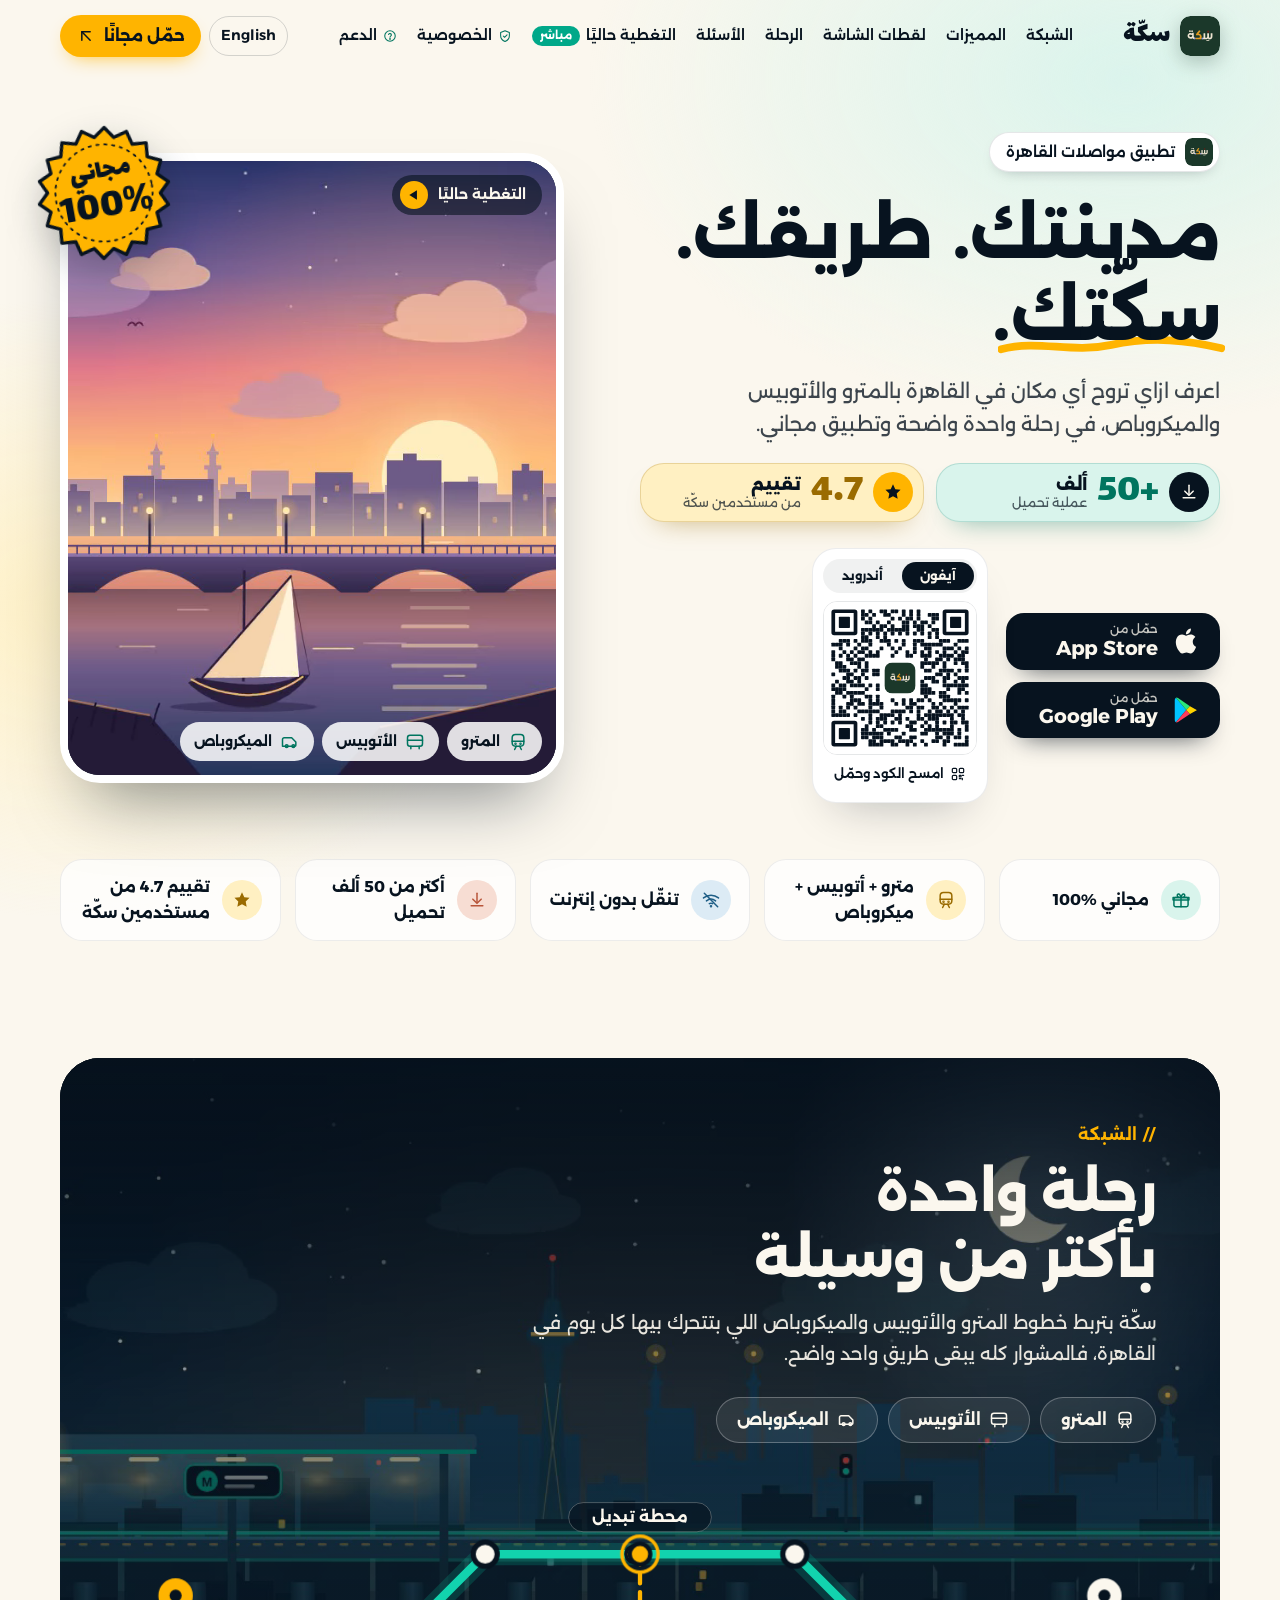
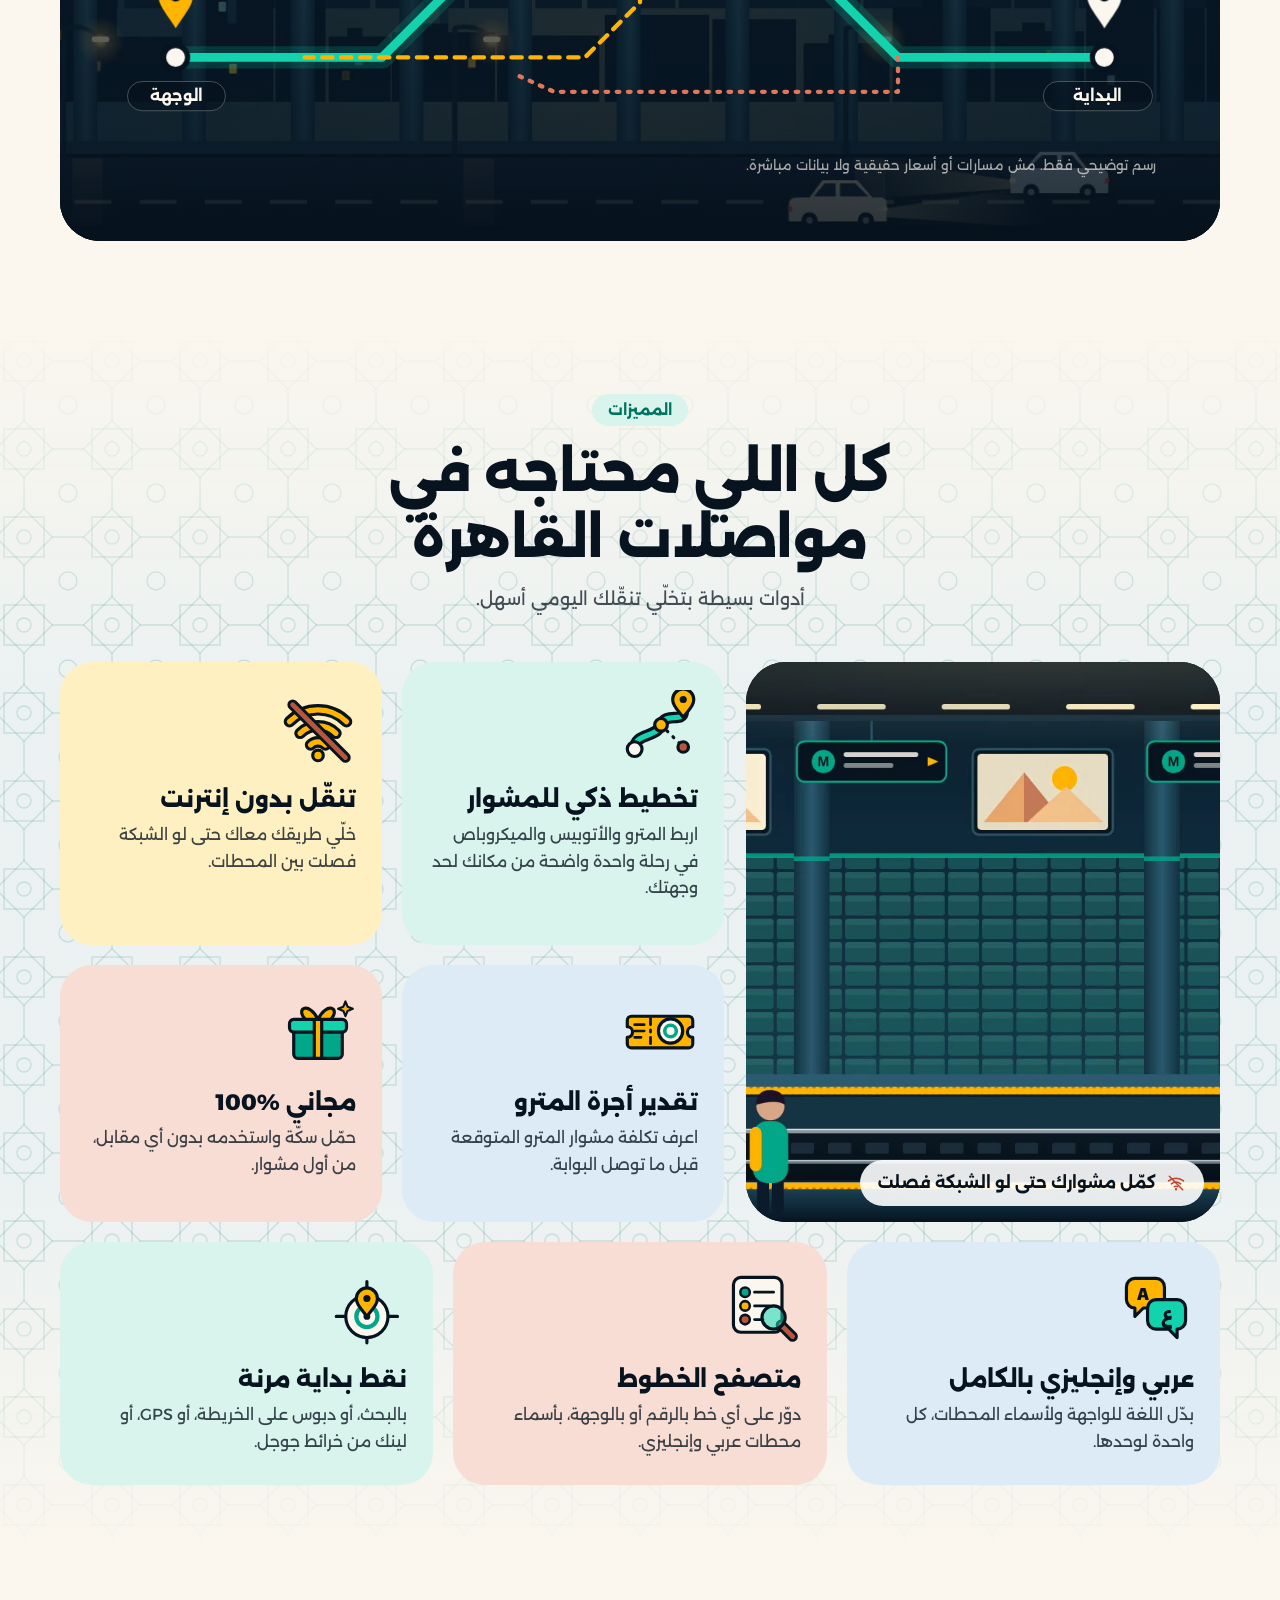
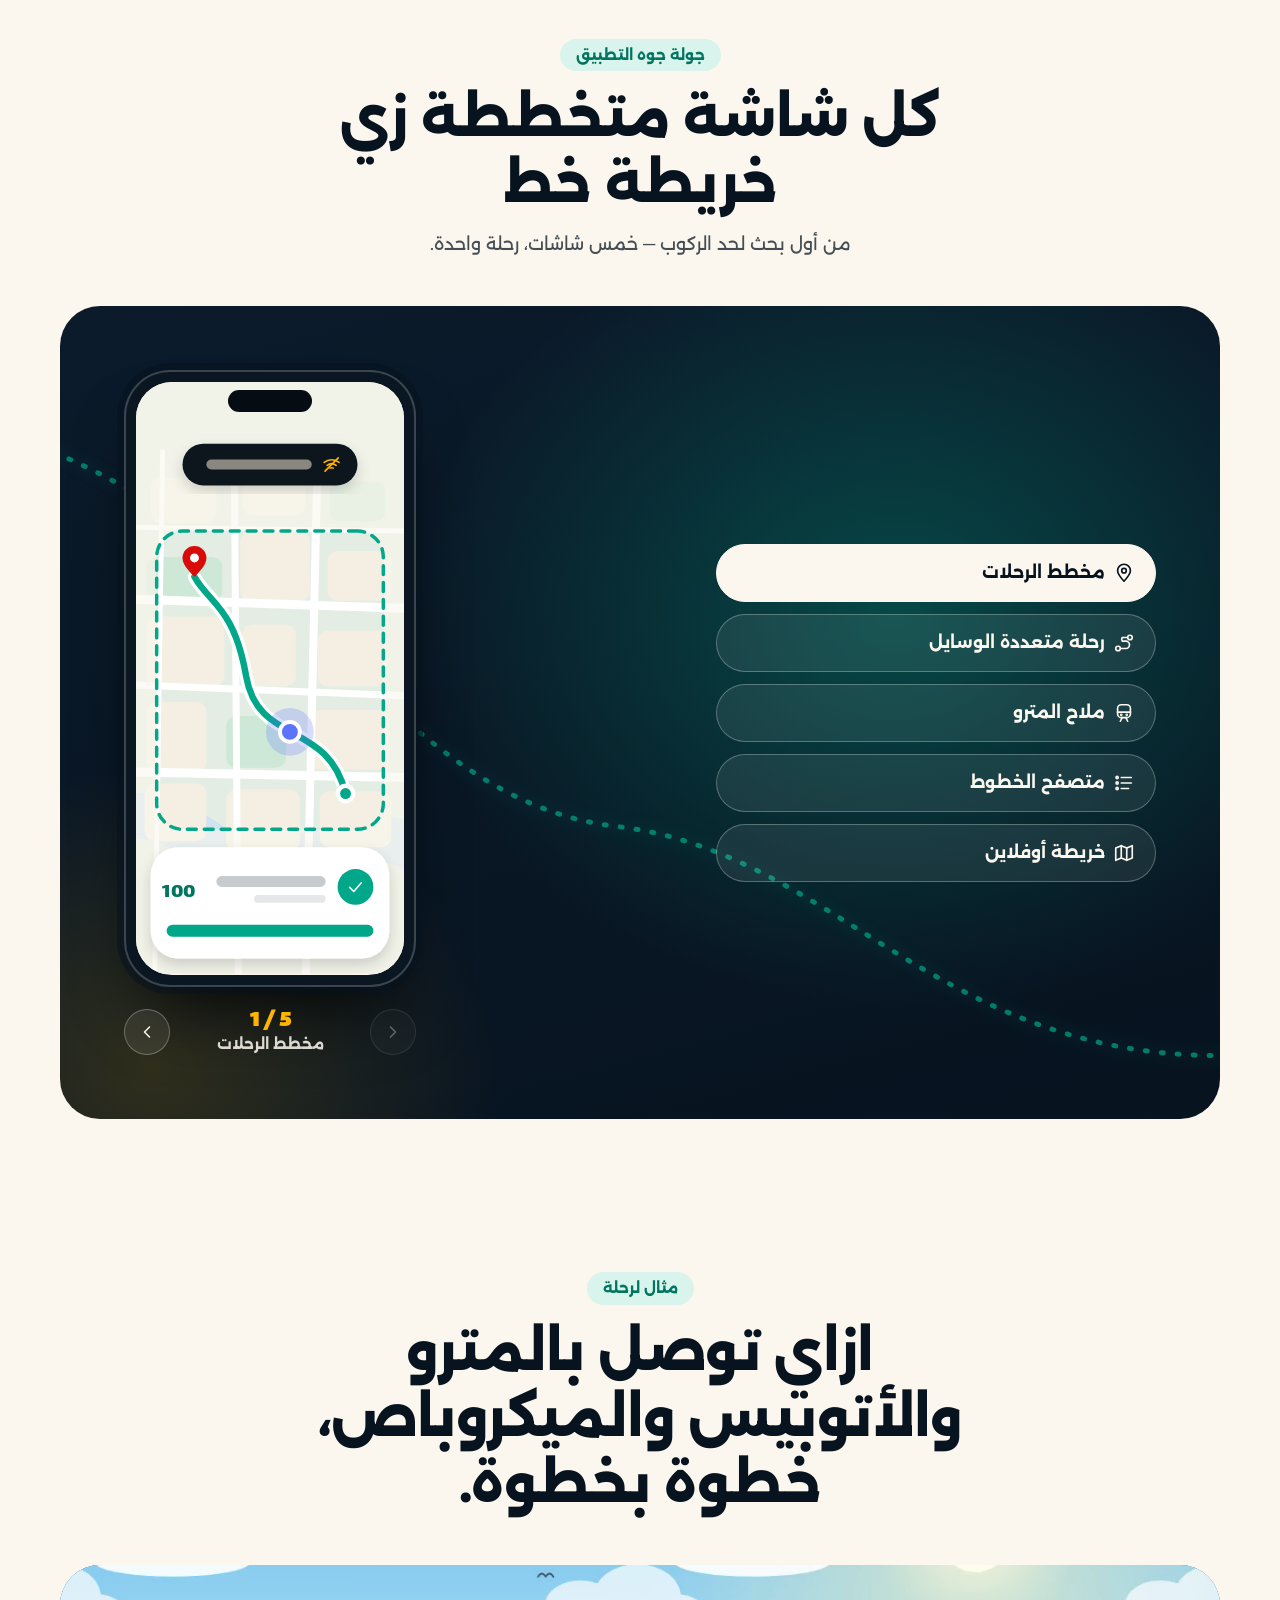
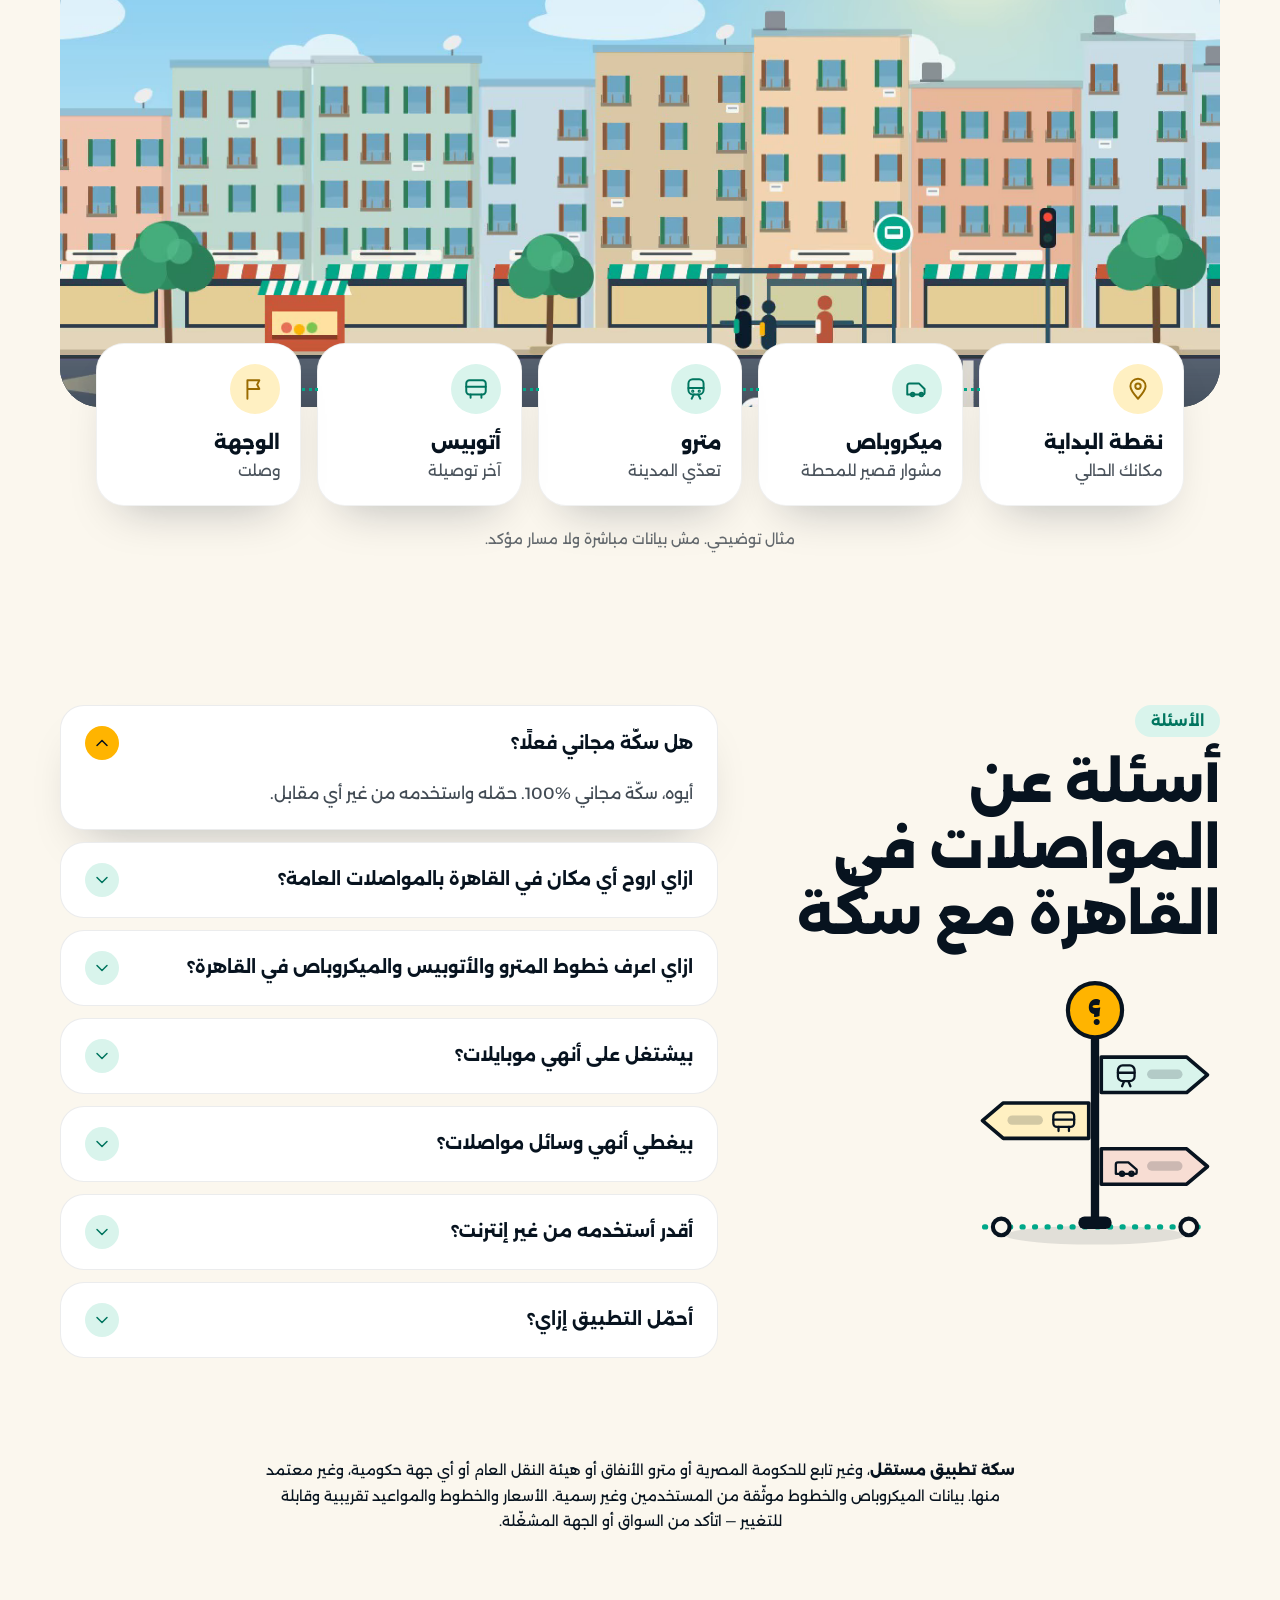
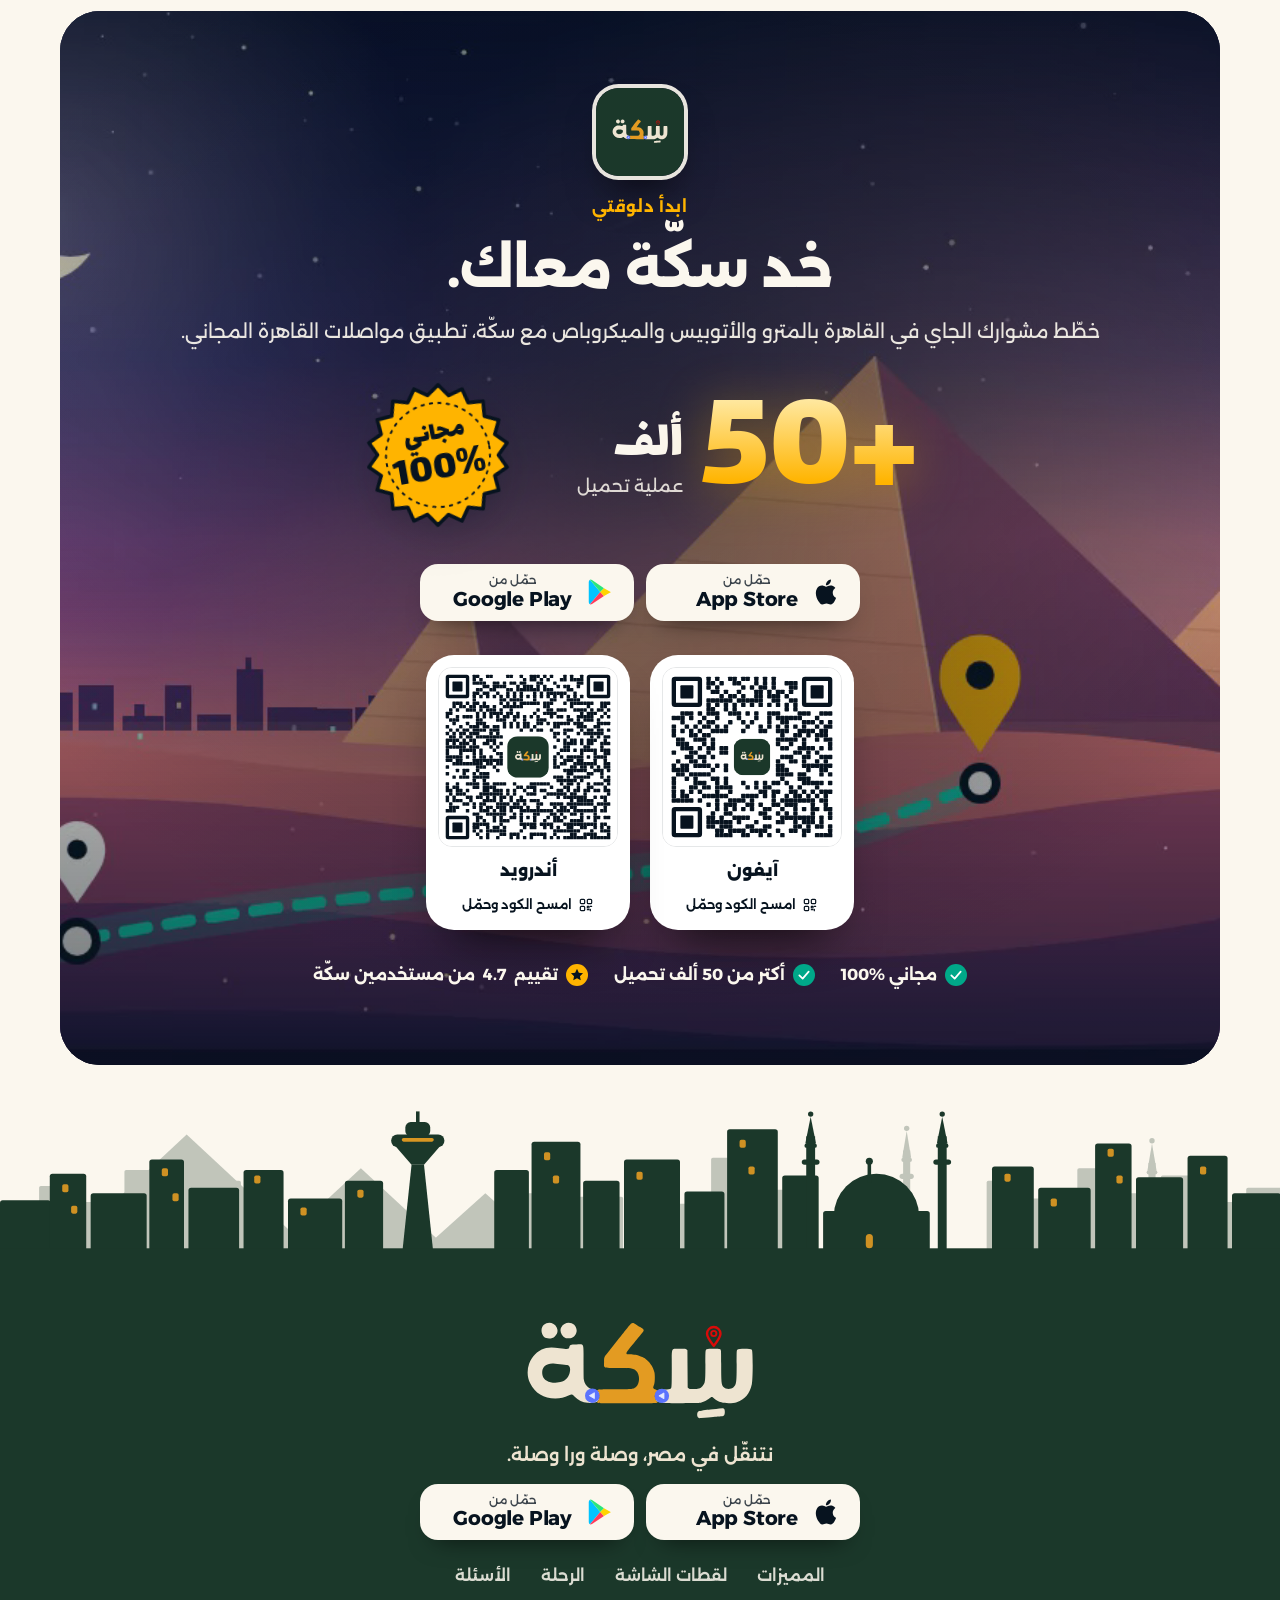
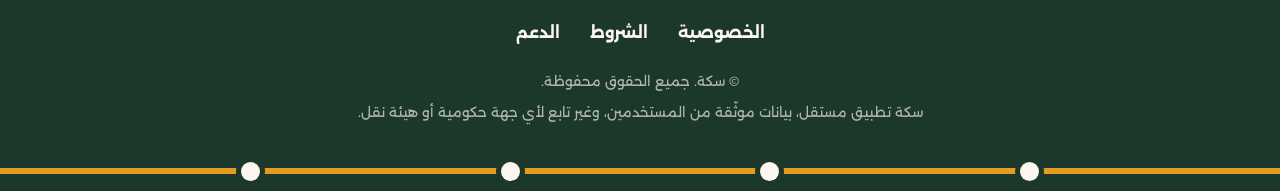
<file: index.html>
<!doctype html>
<html lang="ar" dir="rtl">
  <head>
    <meta charset="UTF-8" />
    <meta name="viewport" content="width=device-width, initial-scale=1.0, viewport-fit=cover" />
    <!-- seo:start (generated by `npm run seo` from src/seo.ts, do not edit by hand) -->
    <title>سكّة مصر — تطبيق مواصلات القاهرة المجاني: مترو وأتوبيس وميكروباص</title>
    <meta name="description" content="ازاي اروح أي مكان في القاهرة بالمترو والأتوبيس والميكروباص؟ سكّة تطبيق مواصلات مجاني بيربط خطوط المترو والأتوبيس والميكروباص في رحلة واحدة، وبيشتغل بدون إنترنت." />
    <link rel="canonical" href="https://sekka-eg.com/" />
    <link rel="alternate" hreflang="ar" href="https://sekka-eg.com/" />
    <link rel="alternate" hreflang="en" href="https://sekka-eg.com/en/" />
    <link rel="alternate" hreflang="x-default" href="https://sekka-eg.com/" />
    <meta property="og:site_name" content="سكّة مصر" />
    <meta property="og:type" content="website" />
    <meta property="og:url" content="https://sekka-eg.com/" />
    <meta property="og:locale" content="ar_EG" />
    <meta property="og:locale:alternate" content="en_US" />
    <meta property="og:title" content="سكّة مصر — مدينتك. طريقك. سكّتك." />
    <meta property="og:description" content="مواصلات القاهرة في تطبيق واحد مجاني: مترو وأتوبيس وميكروباص في رحلة واحدة واضحة. أكتر من 50 ألف تحميل." />
    <meta property="og:image" content="https://sekka-eg.com/og-image.png" />
    <meta property="og:image:width" content="1200" />
    <meta property="og:image:height" content="630" />
    <meta property="og:image:alt" content="سكّة مصر: مدينتك. طريقك. سكّتك. خط رحلة بمحطات." />
    <meta name="twitter:card" content="summary_large_image" />
    <meta name="twitter:title" content="سكّة مصر — مدينتك. طريقك. سكّتك." />
    <meta name="twitter:description" content="مواصلات القاهرة في تطبيق واحد مجاني: مترو وأتوبيس وميكروباص في رحلة واحدة واضحة. أكتر من 50 ألف تحميل." />
    <meta name="twitter:image" content="https://sekka-eg.com/og-image.png" />
    <meta name="twitter:image:alt" content="سكّة مصر: مدينتك. طريقك. سكّتك. خط رحلة بمحطات." />
    <script type="application/ld+json" id="ld-json">{"@context":"https://schema.org","@graph":[{"@type":"Organization","@id":"https://sekka-eg.com/#org","name":"سكّة مصر","url":"https://sekka-eg.com/","logo":"https://sekka-eg.com/icons/icon-512.png","contactPoint":{"@type":"ContactPoint","contactType":"customer support","email":"contact@sekka-eg.com","availableLanguage":["ar","en"]}},{"@type":"MobileApplication","@id":"https://sekka-eg.com/#app","name":"سكّة مصر","alternateName":"Sekka","description":"ازاي اروح أي مكان في القاهرة بالمترو والأتوبيس والميكروباص؟ سكّة تطبيق مواصلات مجاني بيربط خطوط المترو والأتوبيس والميكروباص في رحلة واحدة، وبيشتغل بدون إنترنت.","url":"https://sekka-eg.com/","applicationCategory":"TravelApplication","operatingSystem":"iOS, Android","inLanguage":["ar","en"],"image":"https://sekka-eg.com/og-image.png","downloadUrl":["https://apps.apple.com/us/app/sekka-%D8%B3%D9%83%D8%A9-%D9%85%D9%88%D8%A7%D8%B5%D9%84%D8%A7%D8%AA-%D8%A7%D9%84%D9%82%D8%A7%D9%87%D8%B1%D8%A9/id6812336357","https://play.google.com/store/apps/details?id=com.sekka.transport&hl=ar&pli=1"],"offers":[{"@type":"Offer","url":"https://apps.apple.com/us/app/sekka-%D8%B3%D9%83%D8%A9-%D9%85%D9%88%D8%A7%D8%B5%D9%84%D8%A7%D8%AA-%D8%A7%D9%84%D9%82%D8%A7%D9%87%D8%B1%D8%A9/id6812336357","price":"0","priceCurrency":"EGP"},{"@type":"Offer","url":"https://play.google.com/store/apps/details?id=com.sekka.transport&hl=ar&pli=1","price":"0","priceCurrency":"EGP"}]},{"@type":"FAQPage","@id":"https://sekka-eg.com/#faq","inLanguage":"ar","mainEntity":[{"@type":"Question","name":"هل سكّة مجاني فعلًا؟","acceptedAnswer":{"@type":"Answer","text":"أيوه، سكّة مجاني ⁦100%⁩. حمّله واستخدمه من غير أي مقابل."}},{"@type":"Question","name":"ازاي اروح أي مكان في القاهرة بالمواصلات العامة؟","acceptedAnswer":{"@type":"Answer","text":"افتح سكّة وحدد مكانك ووجهتك: بالبحث، أو دبوس على الخريطة، أو GPS، أو لينك من خرائط جوجل. وسكّة هيربط المترو والأتوبيس والميكروباص في رحلة واحدة. الأسعار والخطوط والمواعيد تقريبية، فاتأكد من السواق أو الجهة المشغّلة."}},{"@type":"Question","name":"ازاي اعرف خطوط المترو والأتوبيس والميكروباص في القاهرة؟","acceptedAnswer":{"@type":"Answer","text":"استخدم متصفح الخطوط في سكّة: دوّر على أي خط بالرقم أو بالوجهة، بأسماء محطات عربي وإنجليزي."}},{"@type":"Question","name":"بيشتغل على أنهي موبايلات؟","acceptedAnswer":{"@type":"Answer","text":"على آيفون من App Store، وعلى أندرويد من Google Play."}},{"@type":"Question","name":"بيغطي أنهي وسائل مواصلات؟","acceptedAnswer":{"@type":"Answer","text":"المترو والأتوبيس والميكروباص، وبيربطهم في رحلة واحدة."}},{"@type":"Question","name":"أقدر أستخدمه من غير إنترنت؟","acceptedAnswer":{"@type":"Answer","text":"سكّة فيه تنقّل بدون إنترنت، علشان طريقك يفضل معاك حتى لو الشبكة ضعيفة بين المحطات."}},{"@type":"Question","name":"أحمّل التطبيق إزاي؟","acceptedAnswer":{"@type":"Answer","text":"اضغط على زر App Store أو Google Play، أو امسح كود QR من موبايلك."}}]}]}</script>
    <!-- seo:end -->
    <!-- Google AdSense loader, same as on the previous sekka-eg.com home page (ads.txt lists this publisher). Remove it here to stop it. -->
    <script async src="https://pagead2.googlesyndication.com/pagead/js/adsbygoogle.js?client=ca-pub-8726286335270032" crossorigin="anonymous"></script>
    <meta name="theme-color" content="#FBF7EE" />
    <link rel="icon" href="/favicon.ico" sizes="32x32" />
    <link rel="icon" type="image/svg+xml" href="/favicon.svg" />
    <link rel="apple-touch-icon" href="/apple-touch-icon.png" />
    <link rel="manifest" href="/manifest.webmanifest" />
    <link rel="preload" href="/fonts/alexandria.woff" as="font" type="font/woff" crossorigin />
    <link rel="preload" href="/fonts/lalezar.woff" as="font" type="font/woff" crossorigin />
    <!-- the page is prerendered; without JavaScript the scroll-in sections and the downloads counter would stay invisible -->
    <noscript><style>.reveal{opacity:1;transform:none}.stat-num[data-pending]{visibility:visible}</style></noscript>
    <script type="module" crossorigin src="/assets/main-D3KQV1ho.js"></script>
    <link rel="modulepreload" crossorigin href="/assets/graphics-D6lzQR9e.js">
    <link rel="stylesheet" crossorigin href="/assets/graphics-BiXMYzwF.css">
    <link rel="stylesheet" crossorigin href="/assets/main-Dk-aZoKu.css">
  </head>
  <body>
    <div id="root"><link rel="preload" as="image" href="/logo.svg"/><link rel="preload" as="image" href="/logo-wordmark.svg"/><div class="page"><a class="skip" href="#main">تخطَّ إلى المحتوى</a><header class="hdr  "><div class="wrap hdr-in"><a href="#hero" class="brand" aria-label="سكّة"><img src="/logo.svg" class="brand-logo" width="44" height="44" alt="" decoding="async" draggable="false"/><span>سكّة</span></a><nav class="nav" aria-label="Primary"><a href="#hero" class="nav-home">الرئيسية</a><a href="#network">الشبكة</a><a href="#features">المميزات</a><a href="#screens">لقطات الشاشة</a><a href="#journey">الرحلة</a><a href="#faq">الأسئلة</a><button type="button" class="nav-live"><span>التغطية حاليًا</span><span class="chip-live">مباشر</span></button><a class="nav-live nav-priv" href="/privacy/"><svg viewBox="0 0 24 24" class="ico sm" fill="none" stroke="currentColor" stroke-width="1.8" stroke-linecap="round" stroke-linejoin="round" aria-hidden="true" focusable="false"><path d="M12 3l7.500 3v5.500c0 4.500-3 8-7.500 10-4.500-2-7.500-5.500-7.500-10V6z"></path><path d="M9 12l2.200 2.200L15.500 10"></path></svg><span>الخصوصية</span></a><a class="nav-live nav-priv nav-sup" href="/support/"><svg viewBox="0 0 24 24" class="ico sm" fill="none" stroke="currentColor" stroke-width="1.8" stroke-linecap="round" stroke-linejoin="round" aria-hidden="true" focusable="false"><circle cx="12" cy="12" r="9"></circle><path d="M9.600 9.400a2.500 2.500 0 0 1 4.800.9c0 1.700-2.400 2.200-2.400 3.700"></path><circle cx="12" cy="17" r=".6" fill="currentColor"></circle></svg><span>الدعم</span></a><a class="btn btn-yellow nav-cta" href="#download"><span>حمّل مجانًا</span><svg viewBox="0 0 24 24" class="ico" fill="none" stroke="currentColor" stroke-width="1.8" stroke-linecap="round" stroke-linejoin="round" aria-hidden="true" focusable="false"><line x1="7" y1="17" x2="17" y2="7"></line><polyline points="7 7 17 7 17 17"></polyline></svg></a></nav><div class="hdr-act"><button type="button" class="lang">English</button><a class="btn btn-yellow" href="#download"><span>حمّل مجانًا</span><svg viewBox="0 0 24 24" class="ico" fill="none" stroke="currentColor" stroke-width="1.8" stroke-linecap="round" stroke-linejoin="round" aria-hidden="true" focusable="false"><line x1="7" y1="17" x2="17" y2="7"></line><polyline points="7 7 17 7 17 17"></polyline></svg></a><button type="button" class="burger" aria-expanded="false" aria-label="القائمة"><span></span><span></span><span></span></button></div></div></header><main id="main"><section id="hero" class="hero"><div class="wrap hero-grid"><div class="hero-copy"><p class="tag"><img src="/logo.svg" class="tag-logo" width="28" height="28" alt="" decoding="async" draggable="false"/>تطبيق مواصلات القاهرة</p><h1 class="h-hero" aria-label="مدينتك. طريقك. سكّتك."><span class="" style="animation-delay:0.1s">مدينتك.</span><span class="" style="animation-delay:0.22s">طريقك.</span><span class="mark" style="animation-delay:0.33999999999999997s">سكّتك.<svg viewBox="0 0 220 18" preserveAspectRatio="none" aria-hidden="true"><path d="M3 12 C40 3 70 16 110 8 S185 4 217 11" fill="none" stroke="#FFB400" stroke-width="7" stroke-linecap="round"></path></svg></span></h1><p class="lede">اعرف ازاي تروح أي مكان في القاهرة بالمترو والأتوبيس والميكروباص، في رحلة واحدة واضحة وتطبيق مجاني.</p><div class="stats"><div class="stat" role="group" aria-label="أكتر من 50 ألف عملية تحميل"><span class="stat-ico"><svg viewBox="0 0 24 24" class="ico" fill="none" stroke="currentColor" stroke-width="1.8" stroke-linecap="round" stroke-linejoin="round" aria-hidden="true" focusable="false"><path d="M12 4v11"></path><polyline points="7 11 12 16 17 11"></polyline><path d="M5 19h14"></path></svg></span><bdi dir="ltr" class="stat-num" aria-hidden="true" data-pending="">50<!-- -->+</bdi><span class="stat-txt" aria-hidden="true"><b>ألف</b><small>عملية تحميل</small></span></div><div class="stat stat-rating" role="group" aria-label="تقييم 4.7 نجوم من مستخدمين سكّة"><span class="stat-ico"><svg viewBox="0 0 24 24" class="ico" fill="currentColor" aria-hidden="true" focusable="false"><path d="M12 2.8l2.75 5.78 6.3.82-4.6 4.36 1.14 6.27L12 17.02l-5.59 3.03 1.14-6.27-4.6-4.36 6.3-.82z"></path></svg></span><bdi dir="ltr" class="stat-num" aria-hidden="true">4.7</bdi><span class="stat-txt" aria-hidden="true"><b>تقييم</b><small>من مستخدمين سكّة</small></span></div></div><div class="hero-actions"><div class="stores"><a class="store store-dark" href="https://apps.apple.com/us/app/sekka-%D8%B3%D9%83%D8%A9-%D9%85%D9%88%D8%A7%D8%B5%D9%84%D8%A7%D8%AA-%D8%A7%D9%84%D9%82%D8%A7%D9%87%D8%B1%D8%A9/id6812336357" target="_blank" rel="noopener noreferrer" aria-label="حمّل من App Store"><span class="store-ico"><svg viewBox="0 0 24 24" aria-hidden="true" focusable="false"><path fill="currentColor" d="M18.710 19.500C17.880 20.740 17 21.950 15.660 21.970C14.320 22 13.890 21.180 12.370 21.180C10.840 21.180 10.370 21.950 9.100 22C7.790 22.050 6.800 20.680 5.960 19.470C4.250 17 2.940 12.450 4.700 9.390C5.570 7.870 7.130 6.910 8.820 6.880C10.100 6.860 11.320 7.750 12.110 7.750C12.890 7.750 14.370 6.680 15.920 6.840C16.570 6.870 18.390 7.100 19.560 8.820C19.470 8.880 17.390 10.100 17.410 12.630C17.440 15.650 20.060 16.660 20.090 16.670C20.060 16.740 19.670 18.110 18.710 19.500ZM13 3.500C13.730 2.670 14.940 2.040 15.940 2C16.070 3.170 15.600 4.350 14.900 5.190C14.210 6.040 13.070 6.700 11.950 6.610C11.800 5.460 12.360 4.260 13 3.500Z"></path></svg></span><span class="store-txt"><small>حمّل من</small><b>App Store</b></span></a><a class="store store-dark" href="https://play.google.com/store/apps/details?id=com.sekka.transport&amp;hl=ar&amp;pli=1" target="_blank" rel="noopener noreferrer" aria-label="حمّل من Google Play"><span class="store-ico"><svg viewBox="0 0 24 24" aria-hidden="true" focusable="false"><path d="M4 2.200 L12.200 12 L4 21.800 Q3 21.300 3 20 V4 Q3 2.700 4 2.200Z" fill="#00C3FF"></path><path d="M4 2.200 Q4.700 1.900 5.600 2.400 L15.200 8.900 L12.200 12Z" fill="#2BE67A"></path><path d="M4 21.800 Q4.700 22.100 5.600 21.600 L15.200 15.100 L12.200 12Z" fill="#FF3A5A"></path><path d="M15.200 8.900 L20.200 11.700 Q21.200 12 20.200 12.300 L15.200 15.100 L12.200 12Z" fill="#FFD400"></path></svg></span><span class="store-txt"><small>حمّل من</small><b>Google Play</b></span></a></div><div class="qrbox"><div class="qr-tabs" role="tablist"><button type="button" role="tab" aria-selected="true">آيفون</button><button type="button" role="tab" aria-selected="false">أندرويد</button></div><div class="qr-wrap"><svg viewBox="-2 -2 41 41" class="qr" role="img" aria-label="كود QR: سكّة على App Store"><rect x="-2" y="-2" width="41" height="41" fill="#fff"></rect><g fill="#07131F"><rect x="7.99" y="-0.01" width="1.02" height="1.02" rx="0.16"></rect><rect x="9.99" y="-0.01" width="1.02" height="1.02" rx="0.16"></rect><rect x="12.99" y="-0.01" width="1.02" height="1.02" rx="0.16"></rect><rect x="13.99" y="-0.01" width="1.02" height="1.02" rx="0.16"></rect><rect x="15.99" y="-0.01" width="1.02" height="1.02" rx="0.16"></rect><rect x="16.99" y="-0.01" width="1.02" height="1.02" rx="0.16"></rect><rect x="18.99" y="-0.01" width="1.02" height="1.02" rx="0.16"></rect><rect x="20.99" y="-0.01" width="1.02" height="1.02" rx="0.16"></rect><rect x="22.99" y="-0.01" width="1.02" height="1.02" rx="0.16"></rect><rect x="7.99" y="0.99" width="1.02" height="1.02" rx="0.16"></rect><rect x="8.99" y="0.99" width="1.02" height="1.02" rx="0.16"></rect><rect x="10.99" y="0.99" width="1.02" height="1.02" rx="0.16"></rect><rect x="13.99" y="0.99" width="1.02" height="1.02" rx="0.16"></rect><rect x="14.99" y="0.99" width="1.02" height="1.02" rx="0.16"></rect><rect x="18.99" y="0.99" width="1.02" height="1.02" rx="0.16"></rect><rect x="20.99" y="0.99" width="1.02" height="1.02" rx="0.16"></rect><rect x="22.99" y="0.99" width="1.02" height="1.02" rx="0.16"></rect><rect x="25.99" y="0.99" width="1.02" height="1.02" rx="0.16"></rect><rect x="26.99" y="0.99" width="1.02" height="1.02" rx="0.16"></rect><rect x="27.99" y="0.99" width="1.02" height="1.02" rx="0.16"></rect><rect x="7.99" y="1.99" width="1.02" height="1.02" rx="0.16"></rect><rect x="9.99" y="1.99" width="1.02" height="1.02" rx="0.16"></rect><rect x="15.99" y="1.99" width="1.02" height="1.02" rx="0.16"></rect><rect x="17.99" y="1.99" width="1.02" height="1.02" rx="0.16"></rect><rect x="19.99" y="1.99" width="1.02" height="1.02" rx="0.16"></rect><rect x="20.99" y="1.99" width="1.02" height="1.02" rx="0.16"></rect><rect x="22.99" y="1.99" width="1.02" height="1.02" rx="0.16"></rect><rect x="26.99" y="1.99" width="1.02" height="1.02" rx="0.16"></rect><rect x="27.99" y="1.99" width="1.02" height="1.02" rx="0.16"></rect><rect x="8.99" y="2.99" width="1.02" height="1.02" rx="0.16"></rect><rect x="9.99" y="2.99" width="1.02" height="1.02" rx="0.16"></rect><rect x="11.99" y="2.99" width="1.02" height="1.02" rx="0.16"></rect><rect x="14.99" y="2.99" width="1.02" height="1.02" rx="0.16"></rect><rect x="18.99" y="2.99" width="1.02" height="1.02" rx="0.16"></rect><rect x="19.99" y="2.99" width="1.02" height="1.02" rx="0.16"></rect><rect x="21.99" y="2.99" width="1.02" height="1.02" rx="0.16"></rect><rect x="23.99" y="2.99" width="1.02" height="1.02" rx="0.16"></rect><rect x="24.99" y="2.99" width="1.02" height="1.02" rx="0.16"></rect><rect x="26.99" y="2.99" width="1.02" height="1.02" rx="0.16"></rect><rect x="10.99" y="3.99" width="1.02" height="1.02" rx="0.16"></rect><rect x="12.99" y="3.99" width="1.02" height="1.02" rx="0.16"></rect><rect x="13.99" y="3.99" width="1.02" height="1.02" rx="0.16"></rect><rect x="15.99" y="3.99" width="1.02" height="1.02" rx="0.16"></rect><rect x="18.99" y="3.99" width="1.02" height="1.02" rx="0.16"></rect><rect x="19.99" y="3.99" width="1.02" height="1.02" rx="0.16"></rect><rect x="21.99" y="3.99" width="1.02" height="1.02" rx="0.16"></rect><rect x="22.99" y="3.99" width="1.02" height="1.02" rx="0.16"></rect><rect x="23.99" y="3.99" width="1.02" height="1.02" rx="0.16"></rect><rect x="25.99" y="3.99" width="1.02" height="1.02" rx="0.16"></rect><rect x="7.99" y="4.99" width="1.02" height="1.02" rx="0.16"></rect><rect x="8.99" y="4.99" width="1.02" height="1.02" rx="0.16"></rect><rect x="9.99" y="4.99" width="1.02" height="1.02" rx="0.16"></rect><rect x="10.99" y="4.99" width="1.02" height="1.02" rx="0.16"></rect><rect x="11.99" y="4.99" width="1.02" height="1.02" rx="0.16"></rect><rect x="12.99" y="4.99" width="1.02" height="1.02" rx="0.16"></rect><rect x="14.99" y="4.99" width="1.02" height="1.02" rx="0.16"></rect><rect x="15.99" y="4.99" width="1.02" height="1.02" rx="0.16"></rect><rect x="16.99" y="4.99" width="1.02" height="1.02" rx="0.16"></rect><rect x="17.99" y="4.99" width="1.02" height="1.02" rx="0.16"></rect><rect x="18.99" y="4.99" width="1.02" height="1.02" rx="0.16"></rect><rect x="19.99" y="4.99" width="1.02" height="1.02" rx="0.16"></rect><rect x="22.99" y="4.99" width="1.02" height="1.02" rx="0.16"></rect><rect x="23.99" y="4.99" width="1.02" height="1.02" rx="0.16"></rect><rect x="26.99" y="4.99" width="1.02" height="1.02" rx="0.16"></rect><rect x="27.99" y="4.99" width="1.02" height="1.02" rx="0.16"></rect><rect x="7.99" y="5.99" width="1.02" height="1.02" rx="0.16"></rect><rect x="9.99" y="5.99" width="1.02" height="1.02" rx="0.16"></rect><rect x="11.99" y="5.99" width="1.02" height="1.02" rx="0.16"></rect><rect x="13.99" y="5.99" width="1.02" height="1.02" rx="0.16"></rect><rect x="15.99" y="5.99" width="1.02" height="1.02" rx="0.16"></rect><rect x="17.99" y="5.99" width="1.02" height="1.02" rx="0.16"></rect><rect x="19.99" y="5.99" width="1.02" height="1.02" rx="0.16"></rect><rect x="21.99" y="5.99" width="1.02" height="1.02" rx="0.16"></rect><rect x="23.99" y="5.99" width="1.02" height="1.02" rx="0.16"></rect><rect x="25.99" y="5.99" width="1.02" height="1.02" rx="0.16"></rect><rect x="27.99" y="5.99" width="1.02" height="1.02" rx="0.16"></rect><rect x="7.99" y="6.99" width="1.02" height="1.02" rx="0.16"></rect><rect x="8.99" y="6.99" width="1.02" height="1.02" rx="0.16"></rect><rect x="11.99" y="6.99" width="1.02" height="1.02" rx="0.16"></rect><rect x="13.99" y="6.99" width="1.02" height="1.02" rx="0.16"></rect><rect x="25.99" y="6.99" width="1.02" height="1.02" rx="0.16"></rect><rect x="27.99" y="6.99" width="1.02" height="1.02" rx="0.16"></rect><rect x="1.99" y="7.99" width="1.02" height="1.02" rx="0.16"></rect><rect x="2.99" y="7.99" width="1.02" height="1.02" rx="0.16"></rect><rect x="3.99" y="7.99" width="1.02" height="1.02" rx="0.16"></rect><rect x="5.99" y="7.99" width="1.02" height="1.02" rx="0.16"></rect><rect x="7.99" y="7.99" width="1.02" height="1.02" rx="0.16"></rect><rect x="8.99" y="7.99" width="1.02" height="1.02" rx="0.16"></rect><rect x="9.99" y="7.99" width="1.02" height="1.02" rx="0.16"></rect><rect x="12.99" y="7.99" width="1.02" height="1.02" rx="0.16"></rect><rect x="13.99" y="7.99" width="1.02" height="1.02" rx="0.16"></rect><rect x="14.99" y="7.99" width="1.02" height="1.02" rx="0.16"></rect><rect x="16.99" y="7.99" width="1.02" height="1.02" rx="0.16"></rect><rect x="18.99" y="7.99" width="1.02" height="1.02" rx="0.16"></rect><rect x="21.99" y="7.99" width="1.02" height="1.02" rx="0.16"></rect><rect x="22.99" y="7.99" width="1.02" height="1.02" rx="0.16"></rect><rect x="23.99" y="7.99" width="1.02" height="1.02" rx="0.16"></rect><rect x="28.99" y="7.99" width="1.02" height="1.02" rx="0.16"></rect><rect x="29.99" y="7.99" width="1.02" height="1.02" rx="0.16"></rect><rect x="30.99" y="7.99" width="1.02" height="1.02" rx="0.16"></rect><rect x="33.99" y="7.99" width="1.02" height="1.02" rx="0.16"></rect><rect x="34.99" y="7.99" width="1.02" height="1.02" rx="0.16"></rect><rect x="35.99" y="7.99" width="1.02" height="1.02" rx="0.16"></rect><rect x="-0.01" y="8.99" width="1.02" height="1.02" rx="0.16"></rect><rect x="0.99" y="8.99" width="1.02" height="1.02" rx="0.16"></rect><rect x="1.99" y="8.99" width="1.02" height="1.02" rx="0.16"></rect><rect x="3.99" y="8.99" width="1.02" height="1.02" rx="0.16"></rect><rect x="6.99" y="8.99" width="1.02" height="1.02" rx="0.16"></rect><rect x="9.99" y="8.99" width="1.02" height="1.02" rx="0.16"></rect><rect x="14.99" y="8.99" width="1.02" height="1.02" rx="0.16"></rect><rect x="18.99" y="8.99" width="1.02" height="1.02" rx="0.16"></rect><rect x="21.99" y="8.99" width="1.02" height="1.02" rx="0.16"></rect><rect x="23.99" y="8.99" width="1.02" height="1.02" rx="0.16"></rect><rect x="24.99" y="8.99" width="1.02" height="1.02" rx="0.16"></rect><rect x="25.99" y="8.99" width="1.02" height="1.02" rx="0.16"></rect><rect x="26.99" y="8.99" width="1.02" height="1.02" rx="0.16"></rect><rect x="27.99" y="8.99" width="1.02" height="1.02" rx="0.16"></rect><rect x="28.99" y="8.99" width="1.02" height="1.02" rx="0.16"></rect><rect x="32.99" y="8.99" width="1.02" height="1.02" rx="0.16"></rect><rect x="1.99" y="9.99" width="1.02" height="1.02" rx="0.16"></rect><rect x="5.99" y="9.99" width="1.02" height="1.02" rx="0.16"></rect><rect x="7.99" y="9.99" width="1.02" height="1.02" rx="0.16"></rect><rect x="8.99" y="9.99" width="1.02" height="1.02" rx="0.16"></rect><rect x="12.99" y="9.99" width="1.02" height="1.02" rx="0.16"></rect><rect x="15.99" y="9.99" width="1.02" height="1.02" rx="0.16"></rect><rect x="17.99" y="9.99" width="1.02" height="1.02" rx="0.16"></rect><rect x="21.99" y="9.99" width="1.02" height="1.02" rx="0.16"></rect><rect x="24.99" y="9.99" width="1.02" height="1.02" rx="0.16"></rect><rect x="25.99" y="9.99" width="1.02" height="1.02" rx="0.16"></rect><rect x="29.99" y="9.99" width="1.02" height="1.02" rx="0.16"></rect><rect x="30.99" y="9.99" width="1.02" height="1.02" rx="0.16"></rect><rect x="31.99" y="9.99" width="1.02" height="1.02" rx="0.16"></rect><rect x="33.99" y="9.99" width="1.02" height="1.02" rx="0.16"></rect><rect x="35.99" y="9.99" width="1.02" height="1.02" rx="0.16"></rect><rect x="-0.01" y="10.99" width="1.02" height="1.02" rx="0.16"></rect><rect x="2.99" y="10.99" width="1.02" height="1.02" rx="0.16"></rect><rect x="4.99" y="10.99" width="1.02" height="1.02" rx="0.16"></rect><rect x="6.99" y="10.99" width="1.02" height="1.02" rx="0.16"></rect><rect x="7.99" y="10.99" width="1.02" height="1.02" rx="0.16"></rect><rect x="9.99" y="10.99" width="1.02" height="1.02" rx="0.16"></rect><rect x="11.99" y="10.99" width="1.02" height="1.02" rx="0.16"></rect><rect x="16.99" y="10.99" width="1.02" height="1.02" rx="0.16"></rect><rect x="19.99" y="10.99" width="1.02" height="1.02" rx="0.16"></rect><rect x="21.99" y="10.99" width="1.02" height="1.02" rx="0.16"></rect><rect x="23.99" y="10.99" width="1.02" height="1.02" rx="0.16"></rect><rect x="25.99" y="10.99" width="1.02" height="1.02" rx="0.16"></rect><rect x="27.99" y="10.99" width="1.02" height="1.02" rx="0.16"></rect><rect x="29.99" y="10.99" width="1.02" height="1.02" rx="0.16"></rect><rect x="32.99" y="10.99" width="1.02" height="1.02" rx="0.16"></rect><rect x="34.99" y="10.99" width="1.02" height="1.02" rx="0.16"></rect><rect x="35.99" y="10.99" width="1.02" height="1.02" rx="0.16"></rect><rect x="-0.01" y="11.99" width="1.02" height="1.02" rx="0.16"></rect><rect x="1.99" y="11.99" width="1.02" height="1.02" rx="0.16"></rect><rect x="3.99" y="11.99" width="1.02" height="1.02" rx="0.16"></rect><rect x="5.99" y="11.99" width="1.02" height="1.02" rx="0.16"></rect><rect x="8.99" y="11.99" width="1.02" height="1.02" rx="0.16"></rect><rect x="9.99" y="11.99" width="1.02" height="1.02" rx="0.16"></rect><rect x="10.99" y="11.99" width="1.02" height="1.02" rx="0.16"></rect><rect x="11.99" y="11.99" width="1.02" height="1.02" rx="0.16"></rect><rect x="15.99" y="11.99" width="1.02" height="1.02" rx="0.16"></rect><rect x="19.99" y="11.99" width="1.02" height="1.02" rx="0.16"></rect><rect x="20.99" y="11.99" width="1.02" height="1.02" rx="0.16"></rect><rect x="23.99" y="11.99" width="1.02" height="1.02" rx="0.16"></rect><rect x="24.99" y="11.99" width="1.02" height="1.02" rx="0.16"></rect><rect x="25.99" y="11.99" width="1.02" height="1.02" rx="0.16"></rect><rect x="28.99" y="11.99" width="1.02" height="1.02" rx="0.16"></rect><rect x="29.99" y="11.99" width="1.02" height="1.02" rx="0.16"></rect><rect x="30.99" y="11.99" width="1.02" height="1.02" rx="0.16"></rect><rect x="31.99" y="11.99" width="1.02" height="1.02" rx="0.16"></rect><rect x="33.99" y="11.99" width="1.02" height="1.02" rx="0.16"></rect><rect x="34.99" y="11.99" width="1.02" height="1.02" rx="0.16"></rect><rect x="-0.01" y="12.99" width="1.02" height="1.02" rx="0.16"></rect><rect x="3.99" y="12.99" width="1.02" height="1.02" rx="0.16"></rect><rect x="4.99" y="12.99" width="1.02" height="1.02" rx="0.16"></rect><rect x="6.99" y="12.99" width="1.02" height="1.02" rx="0.16"></rect><rect x="7.99" y="12.99" width="1.02" height="1.02" rx="0.16"></rect><rect x="24.99" y="12.99" width="1.02" height="1.02" rx="0.16"></rect><rect x="27.99" y="12.99" width="1.02" height="1.02" rx="0.16"></rect><rect x="28.99" y="12.99" width="1.02" height="1.02" rx="0.16"></rect><rect x="30.99" y="12.99" width="1.02" height="1.02" rx="0.16"></rect><rect x="32.99" y="12.99" width="1.02" height="1.02" rx="0.16"></rect><rect x="33.99" y="12.99" width="1.02" height="1.02" rx="0.16"></rect><rect x="34.99" y="12.99" width="1.02" height="1.02" rx="0.16"></rect><rect x="0.99" y="13.99" width="1.02" height="1.02" rx="0.16"></rect><rect x="1.99" y="13.99" width="1.02" height="1.02" rx="0.16"></rect><rect x="4.99" y="13.99" width="1.02" height="1.02" rx="0.16"></rect><rect x="5.99" y="13.99" width="1.02" height="1.02" rx="0.16"></rect><rect x="6.99" y="13.99" width="1.02" height="1.02" rx="0.16"></rect><rect x="8.99" y="13.99" width="1.02" height="1.02" rx="0.16"></rect><rect x="23.99" y="13.99" width="1.02" height="1.02" rx="0.16"></rect><rect x="24.99" y="13.99" width="1.02" height="1.02" rx="0.16"></rect><rect x="25.99" y="13.99" width="1.02" height="1.02" rx="0.16"></rect><rect x="26.99" y="13.99" width="1.02" height="1.02" rx="0.16"></rect><rect x="27.99" y="13.99" width="1.02" height="1.02" rx="0.16"></rect><rect x="29.99" y="13.99" width="1.02" height="1.02" rx="0.16"></rect><rect x="32.99" y="13.99" width="1.02" height="1.02" rx="0.16"></rect><rect x="34.99" y="13.99" width="1.02" height="1.02" rx="0.16"></rect><rect x="35.99" y="13.99" width="1.02" height="1.02" rx="0.16"></rect><rect x="0.99" y="14.99" width="1.02" height="1.02" rx="0.16"></rect><rect x="1.99" y="14.99" width="1.02" height="1.02" rx="0.16"></rect><rect x="2.99" y="14.99" width="1.02" height="1.02" rx="0.16"></rect><rect x="6.99" y="14.99" width="1.02" height="1.02" rx="0.16"></rect><rect x="8.99" y="14.99" width="1.02" height="1.02" rx="0.16"></rect><rect x="23.99" y="14.99" width="1.02" height="1.02" rx="0.16"></rect><rect x="26.99" y="14.99" width="1.02" height="1.02" rx="0.16"></rect><rect x="29.99" y="14.99" width="1.02" height="1.02" rx="0.16"></rect><rect x="35.99" y="14.99" width="1.02" height="1.02" rx="0.16"></rect><rect x="1.99" y="15.99" width="1.02" height="1.02" rx="0.16"></rect><rect x="2.99" y="15.99" width="1.02" height="1.02" rx="0.16"></rect><rect x="3.99" y="15.99" width="1.02" height="1.02" rx="0.16"></rect><rect x="5.99" y="15.99" width="1.02" height="1.02" rx="0.16"></rect><rect x="7.99" y="15.99" width="1.02" height="1.02" rx="0.16"></rect><rect x="8.99" y="15.99" width="1.02" height="1.02" rx="0.16"></rect><rect x="10.99" y="15.99" width="1.02" height="1.02" rx="0.16"></rect><rect x="11.99" y="15.99" width="1.02" height="1.02" rx="0.16"></rect><rect x="24.99" y="15.99" width="1.02" height="1.02" rx="0.16"></rect><rect x="25.99" y="15.99" width="1.02" height="1.02" rx="0.16"></rect><rect x="28.99" y="15.99" width="1.02" height="1.02" rx="0.16"></rect><rect x="29.99" y="15.99" width="1.02" height="1.02" rx="0.16"></rect><rect x="30.99" y="15.99" width="1.02" height="1.02" rx="0.16"></rect><rect x="31.99" y="15.99" width="1.02" height="1.02" rx="0.16"></rect><rect x="33.99" y="15.99" width="1.02" height="1.02" rx="0.16"></rect><rect x="35.99" y="15.99" width="1.02" height="1.02" rx="0.16"></rect><rect x="-0.01" y="16.99" width="1.02" height="1.02" rx="0.16"></rect><rect x="3.99" y="16.99" width="1.02" height="1.02" rx="0.16"></rect><rect x="4.99" y="16.99" width="1.02" height="1.02" rx="0.16"></rect><rect x="7.99" y="16.99" width="1.02" height="1.02" rx="0.16"></rect><rect x="10.99" y="16.99" width="1.02" height="1.02" rx="0.16"></rect><rect x="11.99" y="16.99" width="1.02" height="1.02" rx="0.16"></rect><rect x="27.99" y="16.99" width="1.02" height="1.02" rx="0.16"></rect><rect x="28.99" y="16.99" width="1.02" height="1.02" rx="0.16"></rect><rect x="30.99" y="16.99" width="1.02" height="1.02" rx="0.16"></rect><rect x="32.99" y="16.99" width="1.02" height="1.02" rx="0.16"></rect><rect x="2.99" y="17.99" width="1.02" height="1.02" rx="0.16"></rect><rect x="3.99" y="17.99" width="1.02" height="1.02" rx="0.16"></rect><rect x="5.99" y="17.99" width="1.02" height="1.02" rx="0.16"></rect><rect x="6.99" y="17.99" width="1.02" height="1.02" rx="0.16"></rect><rect x="8.99" y="17.99" width="1.02" height="1.02" rx="0.16"></rect><rect x="24.99" y="17.99" width="1.02" height="1.02" rx="0.16"></rect><rect x="25.99" y="17.99" width="1.02" height="1.02" rx="0.16"></rect><rect x="26.99" y="17.99" width="1.02" height="1.02" rx="0.16"></rect><rect x="29.99" y="17.99" width="1.02" height="1.02" rx="0.16"></rect><rect x="30.99" y="17.99" width="1.02" height="1.02" rx="0.16"></rect><rect x="33.99" y="17.99" width="1.02" height="1.02" rx="0.16"></rect><rect x="34.99" y="17.99" width="1.02" height="1.02" rx="0.16"></rect><rect x="35.99" y="17.99" width="1.02" height="1.02" rx="0.16"></rect><rect x="0.99" y="18.99" width="1.02" height="1.02" rx="0.16"></rect><rect x="3.99" y="18.99" width="1.02" height="1.02" rx="0.16"></rect><rect x="4.99" y="18.99" width="1.02" height="1.02" rx="0.16"></rect><rect x="6.99" y="18.99" width="1.02" height="1.02" rx="0.16"></rect><rect x="23.99" y="18.99" width="1.02" height="1.02" rx="0.16"></rect><rect x="26.99" y="18.99" width="1.02" height="1.02" rx="0.16"></rect><rect x="27.99" y="18.99" width="1.02" height="1.02" rx="0.16"></rect><rect x="29.99" y="18.99" width="1.02" height="1.02" rx="0.16"></rect><rect x="32.99" y="18.99" width="1.02" height="1.02" rx="0.16"></rect><rect x="34.99" y="18.99" width="1.02" height="1.02" rx="0.16"></rect><rect x="-0.01" y="19.99" width="1.02" height="1.02" rx="0.16"></rect><rect x="1.99" y="19.99" width="1.02" height="1.02" rx="0.16"></rect><rect x="2.99" y="19.99" width="1.02" height="1.02" rx="0.16"></rect><rect x="4.99" y="19.99" width="1.02" height="1.02" rx="0.16"></rect><rect x="5.99" y="19.99" width="1.02" height="1.02" rx="0.16"></rect><rect x="6.99" y="19.99" width="1.02" height="1.02" rx="0.16"></rect><rect x="7.99" y="19.99" width="1.02" height="1.02" rx="0.16"></rect><rect x="9.99" y="19.99" width="1.02" height="1.02" rx="0.16"></rect><rect x="11.99" y="19.99" width="1.02" height="1.02" rx="0.16"></rect><rect x="23.99" y="19.99" width="1.02" height="1.02" rx="0.16"></rect><rect x="24.99" y="19.99" width="1.02" height="1.02" rx="0.16"></rect><rect x="29.99" y="19.99" width="1.02" height="1.02" rx="0.16"></rect><rect x="30.99" y="19.99" width="1.02" height="1.02" rx="0.16"></rect><rect x="31.99" y="19.99" width="1.02" height="1.02" rx="0.16"></rect><rect x="32.99" y="19.99" width="1.02" height="1.02" rx="0.16"></rect><rect x="33.99" y="19.99" width="1.02" height="1.02" rx="0.16"></rect><rect x="34.99" y="19.99" width="1.02" height="1.02" rx="0.16"></rect><rect x="35.99" y="19.99" width="1.02" height="1.02" rx="0.16"></rect><rect x="-0.01" y="20.99" width="1.02" height="1.02" rx="0.16"></rect><rect x="0.99" y="20.99" width="1.02" height="1.02" rx="0.16"></rect><rect x="1.99" y="20.99" width="1.02" height="1.02" rx="0.16"></rect><rect x="2.99" y="20.99" width="1.02" height="1.02" rx="0.16"></rect><rect x="8.99" y="20.99" width="1.02" height="1.02" rx="0.16"></rect><rect x="11.99" y="20.99" width="1.02" height="1.02" rx="0.16"></rect><rect x="23.99" y="20.99" width="1.02" height="1.02" rx="0.16"></rect><rect x="24.99" y="20.99" width="1.02" height="1.02" rx="0.16"></rect><rect x="25.99" y="20.99" width="1.02" height="1.02" rx="0.16"></rect><rect x="30.99" y="20.99" width="1.02" height="1.02" rx="0.16"></rect><rect x="33.99" y="20.99" width="1.02" height="1.02" rx="0.16"></rect><rect x="34.99" y="20.99" width="1.02" height="1.02" rx="0.16"></rect><rect x="0.99" y="21.99" width="1.02" height="1.02" rx="0.16"></rect><rect x="1.99" y="21.99" width="1.02" height="1.02" rx="0.16"></rect><rect x="3.99" y="21.99" width="1.02" height="1.02" rx="0.16"></rect><rect x="4.99" y="21.99" width="1.02" height="1.02" rx="0.16"></rect><rect x="5.99" y="21.99" width="1.02" height="1.02" rx="0.16"></rect><rect x="6.99" y="21.99" width="1.02" height="1.02" rx="0.16"></rect><rect x="7.99" y="21.99" width="1.02" height="1.02" rx="0.16"></rect><rect x="23.99" y="21.99" width="1.02" height="1.02" rx="0.16"></rect><rect x="24.99" y="21.99" width="1.02" height="1.02" rx="0.16"></rect><rect x="25.99" y="21.99" width="1.02" height="1.02" rx="0.16"></rect><rect x="26.99" y="21.99" width="1.02" height="1.02" rx="0.16"></rect><rect x="28.99" y="21.99" width="1.02" height="1.02" rx="0.16"></rect><rect x="29.99" y="21.99" width="1.02" height="1.02" rx="0.16"></rect><rect x="33.99" y="21.99" width="1.02" height="1.02" rx="0.16"></rect><rect x="35.99" y="21.99" width="1.02" height="1.02" rx="0.16"></rect><rect x="-0.01" y="22.99" width="1.02" height="1.02" rx="0.16"></rect><rect x="2.99" y="22.99" width="1.02" height="1.02" rx="0.16"></rect><rect x="4.99" y="22.99" width="1.02" height="1.02" rx="0.16"></rect><rect x="8.99" y="22.99" width="1.02" height="1.02" rx="0.16"></rect><rect x="9.99" y="22.99" width="1.02" height="1.02" rx="0.16"></rect><rect x="11.99" y="22.99" width="1.02" height="1.02" rx="0.16"></rect><rect x="24.99" y="22.99" width="1.02" height="1.02" rx="0.16"></rect><rect x="28.99" y="22.99" width="1.02" height="1.02" rx="0.16"></rect><rect x="29.99" y="22.99" width="1.02" height="1.02" rx="0.16"></rect><rect x="30.99" y="22.99" width="1.02" height="1.02" rx="0.16"></rect><rect x="-0.01" y="23.99" width="1.02" height="1.02" rx="0.16"></rect><rect x="4.99" y="23.99" width="1.02" height="1.02" rx="0.16"></rect><rect x="5.99" y="23.99" width="1.02" height="1.02" rx="0.16"></rect><rect x="6.99" y="23.99" width="1.02" height="1.02" rx="0.16"></rect><rect x="9.99" y="23.99" width="1.02" height="1.02" rx="0.16"></rect><rect x="11.99" y="23.99" width="1.02" height="1.02" rx="0.16"></rect><rect x="15.99" y="23.99" width="1.02" height="1.02" rx="0.16"></rect><rect x="18.99" y="23.99" width="1.02" height="1.02" rx="0.16"></rect><rect x="20.99" y="23.99" width="1.02" height="1.02" rx="0.16"></rect><rect x="22.99" y="23.99" width="1.02" height="1.02" rx="0.16"></rect><rect x="23.99" y="23.99" width="1.02" height="1.02" rx="0.16"></rect><rect x="25.99" y="23.99" width="1.02" height="1.02" rx="0.16"></rect><rect x="29.99" y="23.99" width="1.02" height="1.02" rx="0.16"></rect><rect x="30.99" y="23.99" width="1.02" height="1.02" rx="0.16"></rect><rect x="31.99" y="23.99" width="1.02" height="1.02" rx="0.16"></rect><rect x="32.99" y="23.99" width="1.02" height="1.02" rx="0.16"></rect><rect x="33.99" y="23.99" width="1.02" height="1.02" rx="0.16"></rect><rect x="35.99" y="23.99" width="1.02" height="1.02" rx="0.16"></rect><rect x="-0.01" y="24.99" width="1.02" height="1.02" rx="0.16"></rect><rect x="3.99" y="24.99" width="1.02" height="1.02" rx="0.16"></rect><rect x="4.99" y="24.99" width="1.02" height="1.02" rx="0.16"></rect><rect x="6.99" y="24.99" width="1.02" height="1.02" rx="0.16"></rect><rect x="7.99" y="24.99" width="1.02" height="1.02" rx="0.16"></rect><rect x="9.99" y="24.99" width="1.02" height="1.02" rx="0.16"></rect><rect x="10.99" y="24.99" width="1.02" height="1.02" rx="0.16"></rect><rect x="11.99" y="24.99" width="1.02" height="1.02" rx="0.16"></rect><rect x="12.99" y="24.99" width="1.02" height="1.02" rx="0.16"></rect><rect x="16.99" y="24.99" width="1.02" height="1.02" rx="0.16"></rect><rect x="18.99" y="24.99" width="1.02" height="1.02" rx="0.16"></rect><rect x="20.99" y="24.99" width="1.02" height="1.02" rx="0.16"></rect><rect x="21.99" y="24.99" width="1.02" height="1.02" rx="0.16"></rect><rect x="26.99" y="24.99" width="1.02" height="1.02" rx="0.16"></rect><rect x="28.99" y="24.99" width="1.02" height="1.02" rx="0.16"></rect><rect x="32.99" y="24.99" width="1.02" height="1.02" rx="0.16"></rect><rect x="-0.01" y="25.99" width="1.02" height="1.02" rx="0.16"></rect><rect x="1.99" y="25.99" width="1.02" height="1.02" rx="0.16"></rect><rect x="3.99" y="25.99" width="1.02" height="1.02" rx="0.16"></rect><rect x="5.99" y="25.99" width="1.02" height="1.02" rx="0.16"></rect><rect x="9.99" y="25.99" width="1.02" height="1.02" rx="0.16"></rect><rect x="12.99" y="25.99" width="1.02" height="1.02" rx="0.16"></rect><rect x="19.99" y="25.99" width="1.02" height="1.02" rx="0.16"></rect><rect x="20.99" y="25.99" width="1.02" height="1.02" rx="0.16"></rect><rect x="22.99" y="25.99" width="1.02" height="1.02" rx="0.16"></rect><rect x="23.99" y="25.99" width="1.02" height="1.02" rx="0.16"></rect><rect x="26.99" y="25.99" width="1.02" height="1.02" rx="0.16"></rect><rect x="27.99" y="25.99" width="1.02" height="1.02" rx="0.16"></rect><rect x="29.99" y="25.99" width="1.02" height="1.02" rx="0.16"></rect><rect x="31.99" y="25.99" width="1.02" height="1.02" rx="0.16"></rect><rect x="33.99" y="25.99" width="1.02" height="1.02" rx="0.16"></rect><rect x="34.99" y="25.99" width="1.02" height="1.02" rx="0.16"></rect><rect x="35.99" y="25.99" width="1.02" height="1.02" rx="0.16"></rect><rect x="-0.01" y="26.99" width="1.02" height="1.02" rx="0.16"></rect><rect x="1.99" y="26.99" width="1.02" height="1.02" rx="0.16"></rect><rect x="2.99" y="26.99" width="1.02" height="1.02" rx="0.16"></rect><rect x="6.99" y="26.99" width="1.02" height="1.02" rx="0.16"></rect><rect x="7.99" y="26.99" width="1.02" height="1.02" rx="0.16"></rect><rect x="8.99" y="26.99" width="1.02" height="1.02" rx="0.16"></rect><rect x="9.99" y="26.99" width="1.02" height="1.02" rx="0.16"></rect><rect x="10.99" y="26.99" width="1.02" height="1.02" rx="0.16"></rect><rect x="11.99" y="26.99" width="1.02" height="1.02" rx="0.16"></rect><rect x="15.99" y="26.99" width="1.02" height="1.02" rx="0.16"></rect><rect x="16.99" y="26.99" width="1.02" height="1.02" rx="0.16"></rect><rect x="17.99" y="26.99" width="1.02" height="1.02" rx="0.16"></rect><rect x="18.99" y="26.99" width="1.02" height="1.02" rx="0.16"></rect><rect x="20.99" y="26.99" width="1.02" height="1.02" rx="0.16"></rect><rect x="22.99" y="26.99" width="1.02" height="1.02" rx="0.16"></rect><rect x="25.99" y="26.99" width="1.02" height="1.02" rx="0.16"></rect><rect x="27.99" y="26.99" width="1.02" height="1.02" rx="0.16"></rect><rect x="28.99" y="26.99" width="1.02" height="1.02" rx="0.16"></rect><rect x="30.99" y="26.99" width="1.02" height="1.02" rx="0.16"></rect><rect x="32.99" y="26.99" width="1.02" height="1.02" rx="0.16"></rect><rect x="34.99" y="26.99" width="1.02" height="1.02" rx="0.16"></rect><rect x="-0.01" y="27.99" width="1.02" height="1.02" rx="0.16"></rect><rect x="0.99" y="27.99" width="1.02" height="1.02" rx="0.16"></rect><rect x="1.99" y="27.99" width="1.02" height="1.02" rx="0.16"></rect><rect x="2.99" y="27.99" width="1.02" height="1.02" rx="0.16"></rect><rect x="3.99" y="27.99" width="1.02" height="1.02" rx="0.16"></rect><rect x="5.99" y="27.99" width="1.02" height="1.02" rx="0.16"></rect><rect x="9.99" y="27.99" width="1.02" height="1.02" rx="0.16"></rect><rect x="12.99" y="27.99" width="1.02" height="1.02" rx="0.16"></rect><rect x="13.99" y="27.99" width="1.02" height="1.02" rx="0.16"></rect><rect x="14.99" y="27.99" width="1.02" height="1.02" rx="0.16"></rect><rect x="15.99" y="27.99" width="1.02" height="1.02" rx="0.16"></rect><rect x="17.99" y="27.99" width="1.02" height="1.02" rx="0.16"></rect><rect x="22.99" y="27.99" width="1.02" height="1.02" rx="0.16"></rect><rect x="24.99" y="27.99" width="1.02" height="1.02" rx="0.16"></rect><rect x="25.99" y="27.99" width="1.02" height="1.02" rx="0.16"></rect><rect x="26.99" y="27.99" width="1.02" height="1.02" rx="0.16"></rect><rect x="27.99" y="27.99" width="1.02" height="1.02" rx="0.16"></rect><rect x="28.99" y="27.99" width="1.02" height="1.02" rx="0.16"></rect><rect x="29.99" y="27.99" width="1.02" height="1.02" rx="0.16"></rect><rect x="30.99" y="27.99" width="1.02" height="1.02" rx="0.16"></rect><rect x="31.99" y="27.99" width="1.02" height="1.02" rx="0.16"></rect><rect x="33.99" y="27.99" width="1.02" height="1.02" rx="0.16"></rect><rect x="34.99" y="27.99" width="1.02" height="1.02" rx="0.16"></rect><rect x="7.99" y="28.99" width="1.02" height="1.02" rx="0.16"></rect><rect x="9.99" y="28.99" width="1.02" height="1.02" rx="0.16"></rect><rect x="11.99" y="28.99" width="1.02" height="1.02" rx="0.16"></rect><rect x="12.99" y="28.99" width="1.02" height="1.02" rx="0.16"></rect><rect x="13.99" y="28.99" width="1.02" height="1.02" rx="0.16"></rect><rect x="16.99" y="28.99" width="1.02" height="1.02" rx="0.16"></rect><rect x="17.99" y="28.99" width="1.02" height="1.02" rx="0.16"></rect><rect x="19.99" y="28.99" width="1.02" height="1.02" rx="0.16"></rect><rect x="22.99" y="28.99" width="1.02" height="1.02" rx="0.16"></rect><rect x="23.99" y="28.99" width="1.02" height="1.02" rx="0.16"></rect><rect x="25.99" y="28.99" width="1.02" height="1.02" rx="0.16"></rect><rect x="26.99" y="28.99" width="1.02" height="1.02" rx="0.16"></rect><rect x="27.99" y="28.99" width="1.02" height="1.02" rx="0.16"></rect><rect x="31.99" y="28.99" width="1.02" height="1.02" rx="0.16"></rect><rect x="34.99" y="28.99" width="1.02" height="1.02" rx="0.16"></rect><rect x="9.99" y="29.99" width="1.02" height="1.02" rx="0.16"></rect><rect x="11.99" y="29.99" width="1.02" height="1.02" rx="0.16"></rect><rect x="13.99" y="29.99" width="1.02" height="1.02" rx="0.16"></rect><rect x="15.99" y="29.99" width="1.02" height="1.02" rx="0.16"></rect><rect x="17.99" y="29.99" width="1.02" height="1.02" rx="0.16"></rect><rect x="20.99" y="29.99" width="1.02" height="1.02" rx="0.16"></rect><rect x="21.99" y="29.99" width="1.02" height="1.02" rx="0.16"></rect><rect x="24.99" y="29.99" width="1.02" height="1.02" rx="0.16"></rect><rect x="27.99" y="29.99" width="1.02" height="1.02" rx="0.16"></rect><rect x="29.99" y="29.99" width="1.02" height="1.02" rx="0.16"></rect><rect x="31.99" y="29.99" width="1.02" height="1.02" rx="0.16"></rect><rect x="32.99" y="29.99" width="1.02" height="1.02" rx="0.16"></rect><rect x="34.99" y="29.99" width="1.02" height="1.02" rx="0.16"></rect><rect x="35.99" y="29.99" width="1.02" height="1.02" rx="0.16"></rect><rect x="8.99" y="30.99" width="1.02" height="1.02" rx="0.16"></rect><rect x="11.99" y="30.99" width="1.02" height="1.02" rx="0.16"></rect><rect x="12.99" y="30.99" width="1.02" height="1.02" rx="0.16"></rect><rect x="19.99" y="30.99" width="1.02" height="1.02" rx="0.16"></rect><rect x="20.99" y="30.99" width="1.02" height="1.02" rx="0.16"></rect><rect x="23.99" y="30.99" width="1.02" height="1.02" rx="0.16"></rect><rect x="25.99" y="30.99" width="1.02" height="1.02" rx="0.16"></rect><rect x="27.99" y="30.99" width="1.02" height="1.02" rx="0.16"></rect><rect x="31.99" y="30.99" width="1.02" height="1.02" rx="0.16"></rect><rect x="35.99" y="30.99" width="1.02" height="1.02" rx="0.16"></rect><rect x="7.99" y="31.99" width="1.02" height="1.02" rx="0.16"></rect><rect x="8.99" y="31.99" width="1.02" height="1.02" rx="0.16"></rect><rect x="10.99" y="31.99" width="1.02" height="1.02" rx="0.16"></rect><rect x="13.99" y="31.99" width="1.02" height="1.02" rx="0.16"></rect><rect x="14.99" y="31.99" width="1.02" height="1.02" rx="0.16"></rect><rect x="15.99" y="31.99" width="1.02" height="1.02" rx="0.16"></rect><rect x="16.99" y="31.99" width="1.02" height="1.02" rx="0.16"></rect><rect x="20.99" y="31.99" width="1.02" height="1.02" rx="0.16"></rect><rect x="21.99" y="31.99" width="1.02" height="1.02" rx="0.16"></rect><rect x="24.99" y="31.99" width="1.02" height="1.02" rx="0.16"></rect><rect x="25.99" y="31.99" width="1.02" height="1.02" rx="0.16"></rect><rect x="26.99" y="31.99" width="1.02" height="1.02" rx="0.16"></rect><rect x="27.99" y="31.99" width="1.02" height="1.02" rx="0.16"></rect><rect x="28.99" y="31.99" width="1.02" height="1.02" rx="0.16"></rect><rect x="29.99" y="31.99" width="1.02" height="1.02" rx="0.16"></rect><rect x="30.99" y="31.99" width="1.02" height="1.02" rx="0.16"></rect><rect x="31.99" y="31.99" width="1.02" height="1.02" rx="0.16"></rect><rect x="33.99" y="31.99" width="1.02" height="1.02" rx="0.16"></rect><rect x="35.99" y="31.99" width="1.02" height="1.02" rx="0.16"></rect><rect x="7.99" y="32.99" width="1.02" height="1.02" rx="0.16"></rect><rect x="8.99" y="32.99" width="1.02" height="1.02" rx="0.16"></rect><rect x="9.99" y="32.99" width="1.02" height="1.02" rx="0.16"></rect><rect x="10.99" y="32.99" width="1.02" height="1.02" rx="0.16"></rect><rect x="11.99" y="32.99" width="1.02" height="1.02" rx="0.16"></rect><rect x="12.99" y="32.99" width="1.02" height="1.02" rx="0.16"></rect><rect x="14.99" y="32.99" width="1.02" height="1.02" rx="0.16"></rect><rect x="18.99" y="32.99" width="1.02" height="1.02" rx="0.16"></rect><rect x="23.99" y="32.99" width="1.02" height="1.02" rx="0.16"></rect><rect x="24.99" y="32.99" width="1.02" height="1.02" rx="0.16"></rect><rect x="27.99" y="32.99" width="1.02" height="1.02" rx="0.16"></rect><rect x="29.99" y="32.99" width="1.02" height="1.02" rx="0.16"></rect><rect x="30.99" y="32.99" width="1.02" height="1.02" rx="0.16"></rect><rect x="31.99" y="32.99" width="1.02" height="1.02" rx="0.16"></rect><rect x="33.99" y="32.99" width="1.02" height="1.02" rx="0.16"></rect><rect x="7.99" y="33.99" width="1.02" height="1.02" rx="0.16"></rect><rect x="8.99" y="33.99" width="1.02" height="1.02" rx="0.16"></rect><rect x="10.99" y="33.99" width="1.02" height="1.02" rx="0.16"></rect><rect x="11.99" y="33.99" width="1.02" height="1.02" rx="0.16"></rect><rect x="12.99" y="33.99" width="1.02" height="1.02" rx="0.16"></rect><rect x="16.99" y="33.99" width="1.02" height="1.02" rx="0.16"></rect><rect x="17.99" y="33.99" width="1.02" height="1.02" rx="0.16"></rect><rect x="20.99" y="33.99" width="1.02" height="1.02" rx="0.16"></rect><rect x="21.99" y="33.99" width="1.02" height="1.02" rx="0.16"></rect><rect x="27.99" y="33.99" width="1.02" height="1.02" rx="0.16"></rect><rect x="28.99" y="33.99" width="1.02" height="1.02" rx="0.16"></rect><rect x="30.99" y="33.99" width="1.02" height="1.02" rx="0.16"></rect><rect x="32.99" y="33.99" width="1.02" height="1.02" rx="0.16"></rect><rect x="33.99" y="33.99" width="1.02" height="1.02" rx="0.16"></rect><rect x="35.99" y="33.99" width="1.02" height="1.02" rx="0.16"></rect><rect x="9.99" y="34.99" width="1.02" height="1.02" rx="0.16"></rect><rect x="10.99" y="34.99" width="1.02" height="1.02" rx="0.16"></rect><rect x="12.99" y="34.99" width="1.02" height="1.02" rx="0.16"></rect><rect x="13.99" y="34.99" width="1.02" height="1.02" rx="0.16"></rect><rect x="14.99" y="34.99" width="1.02" height="1.02" rx="0.16"></rect><rect x="15.99" y="34.99" width="1.02" height="1.02" rx="0.16"></rect><rect x="17.99" y="34.99" width="1.02" height="1.02" rx="0.16"></rect><rect x="18.99" y="34.99" width="1.02" height="1.02" rx="0.16"></rect><rect x="19.99" y="34.99" width="1.02" height="1.02" rx="0.16"></rect><rect x="20.99" y="34.99" width="1.02" height="1.02" rx="0.16"></rect><rect x="23.99" y="34.99" width="1.02" height="1.02" rx="0.16"></rect><rect x="26.99" y="34.99" width="1.02" height="1.02" rx="0.16"></rect><rect x="27.99" y="34.99" width="1.02" height="1.02" rx="0.16"></rect><rect x="29.99" y="34.99" width="1.02" height="1.02" rx="0.16"></rect><rect x="30.99" y="34.99" width="1.02" height="1.02" rx="0.16"></rect><rect x="35.99" y="34.99" width="1.02" height="1.02" rx="0.16"></rect><rect x="9.99" y="35.99" width="1.02" height="1.02" rx="0.16"></rect><rect x="10.99" y="35.99" width="1.02" height="1.02" rx="0.16"></rect><rect x="11.99" y="35.99" width="1.02" height="1.02" rx="0.16"></rect><rect x="12.99" y="35.99" width="1.02" height="1.02" rx="0.16"></rect><rect x="15.99" y="35.99" width="1.02" height="1.02" rx="0.16"></rect><rect x="16.99" y="35.99" width="1.02" height="1.02" rx="0.16"></rect><rect x="19.99" y="35.99" width="1.02" height="1.02" rx="0.16"></rect><rect x="21.99" y="35.99" width="1.02" height="1.02" rx="0.16"></rect><rect x="24.99" y="35.99" width="1.02" height="1.02" rx="0.16"></rect><rect x="29.99" y="35.99" width="1.02" height="1.02" rx="0.16"></rect><rect x="32.99" y="35.99" width="1.02" height="1.02" rx="0.16"></rect><rect x="33.99" y="35.99" width="1.02" height="1.02" rx="0.16"></rect><rect x="34.99" y="35.99" width="1.02" height="1.02" rx="0.16"></rect><rect x="35.99" y="35.99" width="1.02" height="1.02" rx="0.16"></rect></g><g><rect x="0.5" y="0.5" width="6" height="6" rx="0.25" fill="none" stroke="#07131F" stroke-width="1"></rect><rect x="2" y="2" width="3" height="3" rx="0.2" fill="#07131F"></rect></g><g><rect x="30.5" y="0.5" width="6" height="6" rx="0.25" fill="none" stroke="#07131F" stroke-width="1"></rect><rect x="32" y="2" width="3" height="3" rx="0.2" fill="#07131F"></rect></g><g><rect x="0.5" y="30.5" width="6" height="6" rx="0.25" fill="none" stroke="#07131F" stroke-width="1"></rect><rect x="2" y="32" width="3" height="3" rx="0.2" fill="#07131F"></rect></g><g transform="translate(14 14)"><rect x="-0.4" y="-0.4" width="9.8" height="9.8" rx="2.5088000000000004" fill="#fff"></rect><image href="/logo.svg" x="0.3" y="0.3" width="8.4" height="8.4"></image></g></svg></div><p class="qr-cap"><svg viewBox="0 0 24 24" class="ico" fill="none" stroke="currentColor" stroke-width="1.8" stroke-linecap="round" stroke-linejoin="round" aria-hidden="true" focusable="false"><rect x="3.5" y="3.5" width="6.5" height="6.5" rx="1.5"></rect><rect x="14" y="3.5" width="6.5" height="6.5" rx="1.5"></rect><rect x="3.5" y="14" width="6.5" height="6.5" rx="1.5"></rect><path d="M14 14h2.5v2.5H14zM18.5 14H20.5M14 19h2.5M18.5 18.5v2"></path></svg>امسح الكود وحمّل</p></div></div></div><div class="hero-visual"><div class="vframe"><div class="scene " style="background-image:url(/media/nile-poster.jpg);background-position:60% 50%" role="img" aria-label="رسم توضيحي لقطر مترو بيعدّي كوبري على النيل وقت الغروب في القاهرة"><video muted="" loop="" playsInline="" autoPlay="" preload="auto" poster="/media/nile-poster.jpg" style="object-position:60% 50%;opacity:0"><source src="/media/nile.webm" type="video/webm"/><source src="/media/nile.mp4" type="video/mp4"/></video></div><ul class="vchips" aria-label="تطبيق مواصلات القاهرة"><li><svg viewBox="0 0 24 24" class="ico" fill="none" stroke="currentColor" stroke-width="1.8" stroke-linecap="round" stroke-linejoin="round" aria-hidden="true" focusable="false"><rect x="5" y="3" width="14" height="14" rx="4"></rect><path d="M5 11h14M8 21l2-4M16 21l-2-4"></path><circle cx="9" cy="14" r=".6"></circle><circle cx="15" cy="14" r=".6"></circle></svg><span>المترو</span></li><li><svg viewBox="0 0 24 24" class="ico" fill="none" stroke="currentColor" stroke-width="1.8" stroke-linecap="round" stroke-linejoin="round" aria-hidden="true" focusable="false"><rect x="3" y="4" width="18" height="13" rx="3"></rect><path d="M3 10h18M7 20v-3M17 20v-3"></path></svg><span>الأتوبيس</span></li><li><svg viewBox="0 0 24 24" class="ico" fill="none" stroke="currentColor" stroke-width="1.8" stroke-linecap="round" stroke-linejoin="round" aria-hidden="true" focusable="false"><path d="M3 16V9a2 2 0 0 1 2-2h9l5 5v4a1 1 0 0 1-1 1H3z"></path><circle cx="8" cy="17" r="1.6"></circle><circle cx="16" cy="17" r="1.6"></circle></svg><span>الميكروباص</span></li></ul><button type="button" class="vplay"><span>التغطية حاليًا</span><span class="play-dot"><svg viewBox="0 0 24 24" class="ico sm" fill="currentColor" aria-hidden="true" focusable="false"><polygon points="7,4 20,12 7,20"></polygon></svg></span></button></div><div class="seal" role="img" aria-label="مجاني ⁦100%⁩"><svg viewBox="-62 -62 124 124" aria-hidden="true"><polygon points="58.0,0.0 49.2,8.7 54.5,19.8 43.3,25.0 44.4,37.3 32.1,38.3 29.0,50.2 17.1,47.0 10.1,57.1 0.0,50.0 -10.1,57.1 -17.1,47.0 -29.0,50.2 -32.1,38.3 -44.4,37.3 -43.3,25.0 -54.5,19.8 -49.2,8.7 -58.0,0.0 -49.2,-8.7 -54.5,-19.8 -43.3,-25.0 -44.4,-37.3 -32.1,-38.3 -29.0,-50.2 -17.1,-47.0 -10.1,-57.1 -0.0,-50.0 10.1,-57.1 17.1,-47.0 29.0,-50.2 32.1,-38.3 44.4,-37.3 43.3,-25.0 54.5,-19.8 49.2,-8.7" fill="#FFB400" stroke="#07131F" stroke-width="3" stroke-linejoin="round"></polygon><circle r="43" fill="none" stroke="#07131F" stroke-width="1.6" stroke-dasharray="2 5" stroke-linecap="round"></circle></svg><span class="seal-top">مجاني</span><bdi dir="ltr" class="seal-big">⁦100%⁩</bdi></div></div></div><ul class="wrap trust"><li><span class="trust-ico"><svg viewBox="0 0 24 24" class="ico" fill="none" stroke="currentColor" stroke-width="1.8" stroke-linecap="round" stroke-linejoin="round" aria-hidden="true" focusable="false"><rect x="3.5" y="9" width="17" height="11" rx="2"></rect><path d="M2.5 9h19v3h-19zM12 9v11M12 9C9 9 7.5 7.8 7.5 6.3 7.5 4.7 9.5 4.4 10.6 5.6 11.5 6.5 12 9 12 9zM12 9c3 0 4.500-1.200 4.500-2.700 0-1.600-2-1.900-3.100-.7C12.500 6.500 12 9 12 9z"></path></svg></span>مجاني ⁦100%⁩</li><li><span class="trust-ico"><svg viewBox="0 0 24 24" class="ico" fill="none" stroke="currentColor" stroke-width="1.8" stroke-linecap="round" stroke-linejoin="round" aria-hidden="true" focusable="false"><rect x="5" y="3" width="14" height="14" rx="4"></rect><path d="M5 11h14M8 21l2-4M16 21l-2-4"></path><circle cx="9" cy="14" r=".6"></circle><circle cx="15" cy="14" r=".6"></circle></svg></span>مترو + أتوبيس + ميكروباص</li><li><span class="trust-ico"><svg viewBox="0 0 24 24" class="ico" fill="none" stroke="currentColor" stroke-width="1.8" stroke-linecap="round" stroke-linejoin="round" aria-hidden="true" focusable="false"><path d="M3 9.5a14 14 0 0 1 18 0M6.5 13a9 9 0 0 1 11 0M10 16.4a4 4 0 0 1 4 0"></path><circle cx="12" cy="19.4" r=".6" fill="currentColor"></circle><path d="M4 4l16 16"></path></svg></span>تنقّل بدون إنترنت</li><li><span class="trust-ico"><svg viewBox="0 0 24 24" class="ico" fill="none" stroke="currentColor" stroke-width="1.8" stroke-linecap="round" stroke-linejoin="round" aria-hidden="true" focusable="false"><path d="M12 4v11"></path><polyline points="7 11 12 16 17 11"></polyline><path d="M5 19h14"></path></svg></span>أكتر من 50 ألف تحميل</li><li><span class="trust-ico"><svg viewBox="0 0 24 24" class="ico" fill="currentColor" aria-hidden="true" focusable="false"><path d="M12 2.8l2.75 5.78 6.3.82-4.6 4.36 1.14 6.27L12 17.02l-5.59 3.03 1.14-6.27-4.6-4.36 6.3-.82z"></path></svg></span><span>تقييم <bdi dir="ltr">4.7</bdi> من مستخدمين سكّة</span></li></ul></section><section id="network" class="sec"><div class="wrap"><div class="reveal panel dark net" style="transition-delay:0ms"><div class="scene " style="background-image:url(/media/night-poster.jpg);background-position:50% 40%" role="img" aria-label="رسم توضيحي لمترو على خط معلّق فوق شارع في القاهرة بالليل"><video muted="" loop="" playsInline="" autoPlay="" preload="auto" poster="/media/night-poster.jpg" style="object-position:50% 40%;opacity:0"><source src="/media/night.webm" type="video/webm"/><source src="/media/night.mp4" type="video/mp4"/></video></div><div class="shade"></div><div class="net-in"><div class="net-head"><p class="eyebrow-y">// الشبكة</p><h2 class="h-sec">رحلة واحدة<br/>بأكتر من وسيلة</h2><p class="net-body">سكّة بتربط خطوط المترو والأتوبيس والميكروباص اللي بتتحرك بيها كل يوم في القاهرة، فالمشوار كله يبقى طريق واحد واضح.</p></div><div class="nd"><div class="chips2" role="group"><button type="button" class="chip2" aria-pressed="false"><svg viewBox="0 0 24 24" class="ico" fill="none" stroke="currentColor" stroke-width="1.8" stroke-linecap="round" stroke-linejoin="round" aria-hidden="true" focusable="false"><rect x="5" y="3" width="14" height="14" rx="4"></rect><path d="M5 11h14M8 21l2-4M16 21l-2-4"></path><circle cx="9" cy="14" r=".6"></circle><circle cx="15" cy="14" r=".6"></circle></svg><span>المترو</span></button><button type="button" class="chip2" aria-pressed="false"><svg viewBox="0 0 24 24" class="ico" fill="none" stroke="currentColor" stroke-width="1.8" stroke-linecap="round" stroke-linejoin="round" aria-hidden="true" focusable="false"><rect x="3" y="4" width="18" height="13" rx="3"></rect><path d="M3 10h18M7 20v-3M17 20v-3"></path></svg><span>الأتوبيس</span></button><button type="button" class="chip2" aria-pressed="false"><svg viewBox="0 0 24 24" class="ico" fill="none" stroke="currentColor" stroke-width="1.8" stroke-linecap="round" stroke-linejoin="round" aria-hidden="true" focusable="false"><path d="M3 16V9a2 2 0 0 1 2-2h9l5 5v4a1 1 0 0 1-1 1H3z"></path><circle cx="8" cy="17" r="1.6"></circle><circle cx="16" cy="17" r="1.6"></circle></svg><span>الميكروباص</span></button></div><svg viewBox="0 0 1200 320" class="nd-svg" aria-hidden="true" focusable="false" style="direction:ltr"><g transform="matrix(-1 0 0 1 1200 0)"><g style="opacity:1;transition:opacity .3s"><path d="M60 240 H300 L420 120 H780 L900 240 H1140" fill="none" stroke="#00A889" stroke-opacity=".24" stroke-width="26" stroke-linecap="round" stroke-linejoin="round"></path><path class="hud-draw" pathLength="1" d="M60 240 H300 L420 120 H780 L900 240 H1140" fill="none" stroke="#12D3AE" stroke-width="10" stroke-linecap="round" stroke-linejoin="round"></path><circle r="9" fill="#FFB400" stroke="#07131F" stroke-width="4"><animateMotion dur="8s" repeatCount="indefinite" path="M60 240 H300 L420 120 H780 L900 240 H1140"></animateMotion></circle></g><path class="hud-flow" style="opacity:1;transition:opacity .3s" d="M600 120 V176 L664 240 H990" fill="none" stroke="#FFB400" stroke-width="5" stroke-dasharray="12 10" stroke-linecap="round" stroke-linejoin="round"></path><path class="hud-flow" style="opacity:1;transition:opacity .3s" d="M300 240 V280 H700 L740 262" fill="none" stroke="#E0775A" stroke-width="5" stroke-dasharray="3 10" stroke-linecap="round" stroke-linejoin="round"></path><circle class="hud-node" style="animation-delay:0.8s" cx="60" cy="240" r="14" fill="#FBF7EE" stroke="#07131F" stroke-width="6"></circle><circle class="hud-node" style="animation-delay:1.05s" cx="420" cy="120" r="14" fill="#FBF7EE" stroke="#07131F" stroke-width="6"></circle><circle class="hud-node" style="animation-delay:1.3s" cx="780" cy="120" r="14" fill="#FBF7EE" stroke="#07131F" stroke-width="6"></circle><circle class="hud-node" style="animation-delay:1.55s" cx="1140" cy="240" r="14" fill="#FBF7EE" stroke="#07131F" stroke-width="6"></circle><circle class="hud-pulse" cx="600" cy="120" r="21" fill="none" stroke="#FFB400" stroke-width="4"></circle><circle cx="600" cy="120" r="12" fill="#FFB400" stroke="#07131F" stroke-width="5"></circle><g class="hud-pin" style="animation-delay:1.6s"><g transform="translate(60 206) scale(1) translate(-60 -206)"><path d="M60 206 c-13-20-20-27-20-38 a20 20 0 0 1 40 0 c0 11-7 18-20 38z" fill="#FBF7EE"></path><circle cx="60" cy="168" r="7" fill="#07131F"></circle></g></g><g class="hud-pin" style="animation-delay:2s"><g transform="translate(1140 206) scale(1) translate(-1140 -206)"><path d="M1140 206 c-13-20-20-27-20-38 a20 20 0 0 1 40 0 c0 11-7 18-20 38z" fill="#FFB400"></path><circle cx="1140" cy="168" r="7" fill="#07131F"></circle></g></g></g><g><rect x="1069" y="268" width="127" height="34" rx="17" fill="#07131F" fill-opacity=".66" stroke="#FBF7EE" stroke-opacity=".3"></rect><text x="1132.5" y="291" fill="#FBF7EE" font-size="18" font-weight="700" font-family="inherit" text-anchor="middle">البداية</text></g><g><rect x="4" y="268" width="114" height="34" rx="17" fill="#07131F" fill-opacity=".66" stroke="#FBF7EE" stroke-opacity=".3"></rect><text x="61" y="291" fill="#FBF7EE" font-size="18" font-weight="700" font-family="inherit" text-anchor="middle">الوجهة</text></g><g><rect x="517" y="60" width="166" height="34" rx="17" fill="#07131F" fill-opacity=".66" stroke="#FBF7EE" stroke-opacity=".3"></rect><text x="600" y="83" fill="#FBF7EE" font-size="18" font-weight="700" font-family="inherit" text-anchor="middle">محطة تبديل</text></g></svg></div><p class="net-note">رسم توضيحي فقط. مش مسارات أو أسعار حقيقية ولا بيانات مباشرة.</p></div></div></div></section><section id="features" class="sec sec-features"><div class="wrap"><div class="reveal sec-head" style="transition-delay:0ms"><p class="eyebrow">المميزات</p><h2 class="h-sec ink">كل اللي محتاجه في مواصلات القاهرة</h2><p class="sec-sub">أدوات بسيطة بتخلّي تنقّلك اليومي أسهل.</p></div><div class="feat-grid"><div class="reveal panel feat-video" style="transition-delay:0ms"><div class="scene " style="background-image:url(/media/station-poster.jpg);background-position:40% 50%" role="img" aria-label="رسم توضيحي لناس مستنيين على رصيف محطة مترو في القاهرة، وعلى اللافتة أيقونة مسار بدون إنترنت"><video muted="" loop="" playsInline="" autoPlay="" preload="auto" poster="/media/station-poster.jpg" style="object-position:40% 50%;opacity:0"><source src="/media/station.webm" type="video/webm"/><source src="/media/station.mp4" type="video/mp4"/></video></div><span class="vcap"><svg viewBox="0 0 24 24" class="ico" fill="none" stroke="currentColor" stroke-width="1.8" stroke-linecap="round" stroke-linejoin="round" aria-hidden="true" focusable="false"><path d="M3 9.5a14 14 0 0 1 18 0M6.5 13a9 9 0 0 1 11 0M10 16.4a4 4 0 0 1 4 0"></path><circle cx="12" cy="19.4" r=".6" fill="currentColor"></circle><path d="M4 4l16 16"></path></svg>كمّل مشوارك حتى لو الشبكة فصلت</span></div><div class="fcards"><article class="reveal fcard fc-plan" style="transition-delay:0ms"><svg viewBox="0 0 72 72" class="fart" aria-hidden="true" focusable="false"><g><path d="M12 56 C12 40 32 46 37 33 S58 32 58 20" fill="none" stroke="#07131F" stroke-width="11" stroke-linecap="round"></path><path d="M12 56 C12 40 32 46 37 33 S58 32 58 20" fill="none" stroke="#12D3AE" stroke-width="5" stroke-linecap="round"></path><path d="M37 33 L58 54" fill="none" stroke="#07131F" stroke-width="3" stroke-dasharray="1 7" stroke-linecap="round"></path><circle cx="12" cy="56" r="7" fill="#FBF7EE" stroke="#07131F" stroke-width="3" stroke-linejoin="round" stroke-linecap="round"></circle><circle cx="37" cy="33" r="6" fill="#FFB400" stroke="#07131F" stroke-width="3" stroke-linejoin="round" stroke-linecap="round"></circle><circle cx="58" cy="54" r="5" fill="#B8553A" stroke="#07131F" stroke-width="3" stroke-linejoin="round" stroke-linecap="round"></circle><path d="M58 20 c-7-9-10-12-10-17 a10 10 0 0 1 20 0 c0 5-3 8-10 17z" transform="translate(0 6)" fill="#FFB400" stroke="#07131F" stroke-width="3" stroke-linejoin="round" stroke-linecap="round"></path><circle cx="58" cy="9" r="3.4" fill="#07131F"></circle></g></svg><h3>تخطيط ذكي للمشوار</h3><p>اربط المترو والأتوبيس والميكروباص في رحلة واحدة واضحة من مكانك لحد وجهتك.</p></article><article class="reveal fcard fc-offline" style="transition-delay:90ms"><svg viewBox="0 0 72 72" class="fart" aria-hidden="true" focusable="false"><g><path d="M9 30 a38 38 0 0 1 54 0" fill="none" stroke="#07131F" stroke-width="11" stroke-linecap="round"></path><path d="M9 30 a38 38 0 0 1 54 0" fill="none" stroke="#FFB400" stroke-width="5" stroke-linecap="round"></path><path d="M19 41 a24 24 0 0 1 34 0" fill="none" stroke="#07131F" stroke-width="11" stroke-linecap="round"></path><path d="M19 41 a24 24 0 0 1 34 0" fill="none" stroke="#FFB400" stroke-width="5" stroke-linecap="round"></path><path d="M29 52 a10 10 0 0 1 14 0" fill="none" stroke="#07131F" stroke-width="11" stroke-linecap="round"></path><path d="M29 52 a10 10 0 0 1 14 0" fill="none" stroke="#FFB400" stroke-width="5" stroke-linecap="round"></path><circle cx="36" cy="62" r="5" fill="#FFB400" stroke="#07131F" stroke-width="3" stroke-linejoin="round" stroke-linecap="round"></circle><path d="M12 14 L62 64" stroke="#FBF7EE" stroke-width="12" stroke-linecap="round" opacity="0"></path><path d="M12 14 L62 64" stroke="#07131F" stroke-width="10" stroke-linecap="round"></path><path d="M12 14 L62 64" stroke="#B8553A" stroke-width="4.5" stroke-linecap="round"></path></g></svg><h3>تنقّل بدون إنترنت</h3><p>خلّي طريقك معاك حتى لو الشبكة فصلت بين المحطات.</p></article><article class="reveal fcard fc-fare" style="transition-delay:180ms"><svg viewBox="0 0 72 72" class="fart" aria-hidden="true" focusable="false"><g><path d="M9 22 h54 a4 4 0 0 1 4 4 v6 a5 5 0 0 0 0 10 v6 a4 4 0 0 1 -4 4 h-54 a4 4 0 0 1 -4 -4 v-6 a5 5 0 0 0 0 -10 v-6 a4 4 0 0 1 4 -4z" fill="#FFB400" stroke="#07131F" stroke-width="3" stroke-linejoin="round" stroke-linecap="round"></path><path d="M27 24 V30 M27 35 V37 M27 42 V48" stroke="#07131F" stroke-width="2.6" stroke-linecap="round"></path><circle cx="46" cy="36" r="11.500" fill="#FBF7EE" stroke="#07131F" stroke-width="3" stroke-linejoin="round" stroke-linecap="round"></circle><circle cx="46" cy="36" r="5.500" fill="none" stroke="#00A889" stroke-width="3.4"></circle><path d="M12 30 h9 M12 36 h9 M12 42 h6" stroke="#07131F" stroke-width="2.6" stroke-linecap="round"></path></g></svg><h3>تقدير أجرة المترو</h3><p>اعرف تكلفة مشوار المترو المتوقعة قبل ما توصل البوابة.</p></article><article class="reveal fcard fc-free" style="transition-delay:270ms"><svg viewBox="0 0 72 72" class="fart" aria-hidden="true" focusable="false"><g><rect x="13" y="34" width="46" height="28" rx="4" fill="#00A889" stroke="#07131F" stroke-width="3" stroke-linejoin="round" stroke-linecap="round"></rect><rect x="9" y="25" width="54" height="12" rx="4" fill="#12D3AE" stroke="#07131F" stroke-width="3" stroke-linejoin="round" stroke-linecap="round"></rect><rect x="32.500" y="25" width="7" height="37" fill="#FFB400" stroke="#07131F" stroke-width="3" stroke-linejoin="round"></rect><path d="M36 25 C28 8 14 14 24 25z" fill="#FFB400" stroke="#07131F" stroke-width="3" stroke-linejoin="round" stroke-linecap="round"></path><path d="M36 25 C44 8 58 14 48 25z" fill="#FFB400" stroke="#07131F" stroke-width="3" stroke-linejoin="round" stroke-linecap="round"></path><path d="M62 8 l2 5 5 2 -5 2 -2 5 -2 -5 -5 -2 5 -2z" fill="#FFB400" stroke="#07131F" stroke-width="2" stroke-linejoin="round"></path></g></svg><h3>مجاني ⁦100%⁩</h3><p>حمّل سكّة واستخدمه بدون أي مقابل، من أول مشوار.</p></article></div></div><div class="fcards fcards-more"><article class="reveal fcard fc-bilingual" style="transition-delay:0ms"><svg viewBox="0 0 72 72" class="fart" aria-hidden="true" focusable="false"><g><path d="M16 8 h20 a8 8 0 0 1 8 8 v12 a8 8 0 0 1 -8 8 h-12 l-8 8 v-8 a8 8 0 0 1 -8 -8 v-12 a8 8 0 0 1 8 -8z" fill="#FFB400" stroke="#07131F" stroke-width="3" stroke-linejoin="round" stroke-linecap="round"></path><path d="M36 28 h20 a8 8 0 0 1 8 8 v12 a8 8 0 0 1 -8 8 v8 l-8 -8 h-12 a8 8 0 0 1 -8 -8 v-12 a8 8 0 0 1 8 -8z" fill="#12D3AE" stroke="#07131F" stroke-width="3" stroke-linejoin="round" stroke-linecap="round"></path><text x="24" y="28.500" text-anchor="middle" font-size="19" fill="#07131F" style="font-family:var(--display)">A</text><text x="46" y="49.500" text-anchor="middle" font-size="21" fill="#07131F" style="font-family:var(--display)">ع</text></g></svg><h3>عربي وإنجليزي بالكامل</h3><p>بدّل اللغة للواجهة ولأسماء المحطات، كل واحدة لوحدها.</p></article><article class="reveal fcard fc-routes" style="transition-delay:90ms"><svg viewBox="0 0 72 72" class="fart" aria-hidden="true" focusable="false"><g><rect x="8" y="7" width="46" height="52" rx="7" fill="#FBF7EE" stroke="#07131F" stroke-width="3" stroke-linejoin="round" stroke-linecap="round"></rect><circle cx="19" cy="21" r="4.500" fill="#00A889" stroke="#07131F" stroke-width="2.400" stroke-linejoin="round" stroke-linecap="round"></circle><path d="M28 21 h18" stroke="#07131F" stroke-width="2.600" stroke-linecap="round"></path><circle cx="19" cy="34" r="4.500" fill="#FFB400" stroke="#07131F" stroke-width="2.400" stroke-linejoin="round" stroke-linecap="round"></circle><path d="M28 34 h14" stroke="#07131F" stroke-width="2.600" stroke-linecap="round"></path><circle cx="19" cy="47" r="4.500" fill="#B8553A" stroke="#07131F" stroke-width="2.400" stroke-linejoin="round" stroke-linecap="round"></circle><path d="M28 47 h8" stroke="#07131F" stroke-width="2.600" stroke-linecap="round"></path><path d="M53 52 L64 63" stroke="#07131F" stroke-width="10" stroke-linecap="round"></path><path d="M53 52 L64 63" stroke="#B8553A" stroke-width="4.500" stroke-linecap="round"></path><circle cx="46" cy="45" r="11" fill="#12D3AE" fill-opacity=".55" stroke="#07131F" stroke-width="3" stroke-linejoin="round" stroke-linecap="round"></circle></g></svg><h3>متصفح الخطوط</h3><p>دوّر على أي خط بالرقم أو بالوجهة، بأسماء محطات عربي وإنجليزي.</p></article><article class="reveal fcard fc-start" style="transition-delay:180ms"><svg viewBox="0 0 72 72" class="fart" aria-hidden="true" focusable="false"><g><path d="M34 11 V25 M34 63 V69 M5 44 H14 M54 44 H63" stroke="#07131F" stroke-width="3" stroke-linecap="round" fill="none"></path><circle cx="34" cy="44" r="20" fill="#FBF7EE" stroke="#07131F" stroke-width="3" stroke-linejoin="round" stroke-linecap="round"></circle><circle cx="34" cy="44" r="10" fill="none" stroke="#00A889" stroke-width="4"></circle><circle cx="34" cy="44" r="3.200" fill="#07131F"></circle><path d="M0 0 c-7-9-10-12-10-17 a10 10 0 0 1 20 0 c0 5-3 8-10 17z" transform="translate(34 44)" fill="#FFB400" stroke="#07131F" stroke-width="3" stroke-linejoin="round" stroke-linecap="round"></path><circle cx="34" cy="27" r="3.400" fill="#07131F"></circle></g></svg><h3>نقط بداية مرنة</h3><p>بالبحث، أو دبوس على الخريطة، أو GPS، أو لينك من خرائط جوجل.</p></article></div></div></section><section id="screens" class="sec sec-screens"><div class="wrap"><div class="reveal sec-head" style="transition-delay:0ms"><p class="eyebrow">جولة جوه التطبيق</p><h2 class="h-sec ink">كل شاشة متخططة زي خريطة خط</h2><p class="sec-sub">من أول بحث لحد الركوب — خمس شاشات، رحلة واحدة.</p></div><div class="reveal panel dark scr" style="transition-delay:0ms"><div class="scr-in" style="--dir:-1"><svg class="scr-route" viewBox="0 0 1000 640" preserveAspectRatio="none" aria-hidden="true" focusable="false"><path class="hud-flow" d="M-20 590 C240 600 330 430 520 410 S790 190 1020 110" fill="none" stroke="#00A889" stroke-width="5" stroke-linecap="round" stroke-dasharray="2 14" vector-effect="non-scaling-stroke" opacity=".7"></path></svg><div class="scr-side"><div class="chips2 scr-chips" role="tablist" aria-label="شاشات التطبيق"><button type="button" role="tab" id="scr-tab-0" class="chip2" aria-selected="true" aria-controls="scr-panel" tabindex="0"><svg viewBox="0 0 24 24" class="ico" fill="none" stroke="currentColor" stroke-width="1.8" stroke-linecap="round" stroke-linejoin="round" aria-hidden="true" focusable="false"><path d="M12 21c-5-5.500-7-8.500-7-11.500a7 7 0 0 1 14 0c0 3-2 6-7 11.500z"></path><circle cx="12" cy="9.500" r="2.500"></circle></svg><span>مخطط الرحلات</span></button><button type="button" role="tab" id="scr-tab-1" class="chip2" aria-selected="false" aria-controls="scr-panel" tabindex="-1"><svg viewBox="0 0 24 24" class="ico" fill="none" stroke="currentColor" stroke-width="1.8" stroke-linecap="round" stroke-linejoin="round" aria-hidden="true" focusable="false"><circle cx="5.500" cy="18" r="2.500"></circle><circle cx="18.500" cy="6" r="2.500"></circle><path d="M8 18h6a4 4 0 0 0 0-8h-4a4 4 0 0 1 0-4h6"></path></svg><span>رحلة متعددة الوسايل</span></button><button type="button" role="tab" id="scr-tab-2" class="chip2" aria-selected="false" aria-controls="scr-panel" tabindex="-1"><svg viewBox="0 0 24 24" class="ico" fill="none" stroke="currentColor" stroke-width="1.8" stroke-linecap="round" stroke-linejoin="round" aria-hidden="true" focusable="false"><rect x="5" y="3" width="14" height="14" rx="4"></rect><path d="M5 11h14M8 21l2-4M16 21l-2-4"></path><circle cx="9" cy="14" r=".6"></circle><circle cx="15" cy="14" r=".6"></circle></svg><span>ملاح المترو</span></button><button type="button" role="tab" id="scr-tab-3" class="chip2" aria-selected="false" aria-controls="scr-panel" tabindex="-1"><svg viewBox="0 0 24 24" class="ico" fill="none" stroke="currentColor" stroke-width="1.8" stroke-linecap="round" stroke-linejoin="round" aria-hidden="true" focusable="false"><path d="M9 6h11M9 12h11M9 18h8"></path><circle cx="4.500" cy="6" r="1.200"></circle><circle cx="4.500" cy="12" r="1.200"></circle><circle cx="4.500" cy="18" r="1.200"></circle></svg><span>متصفح الخطوط</span></button><button type="button" role="tab" id="scr-tab-4" class="chip2" aria-selected="false" aria-controls="scr-panel" tabindex="-1"><svg viewBox="0 0 24 24" class="ico" fill="none" stroke="currentColor" stroke-width="1.8" stroke-linecap="round" stroke-linejoin="round" aria-hidden="true" focusable="false"><path d="M3 6.500l6-2.500 6 2.500 6-2.500v13.500l-6 2.500-6-2.500-6 2.500z"></path><path d="M9 4v13.500M15 6.500V20"></path></svg><span>خريطة أوفلاين</span></button></div></div><div class="scr-stage"><div id="scr-panel" role="tabpanel" aria-labelledby="scr-tab-0" tabindex="0" class="scr-phone " style="--drag:0px"><div class="scr-screen"><div class="scr-slide" style="--o:0" aria-hidden="false"><div class="scr-ph art ph-0" aria-hidden="true"><svg class="scr-art" viewBox="0 0 272 596" preserveAspectRatio="xMidYMin slice" role="img" aria-label="مخطط الرحلات"><g transform="translate(272 0) scale(-1 1)"><g><rect width="272" height="596" fill="#E9F0E6"></rect><path d="M-10 500 C 60 470, 120 540, 190 500 S 290 470 300 470" fill="none" stroke="#CFE3F0" stroke-width="46" stroke-linecap="round"></path><rect x="14" y="170" width="64" height="50" rx="10" fill="#F4EFE2"></rect><rect x="96" y="150" width="70" height="70" rx="10" fill="#F4EFE2"></rect><rect x="184" y="176" width="76" height="44" rx="10" fill="#CDE8D6"></rect><rect x="18" y="250" width="70" height="56" rx="10" fill="#F4EFE2"></rect><rect x="110" y="244" width="54" height="62" rx="10" fill="#F4EFE2"></rect><rect x="182" y="236" width="78" height="70" rx="10" fill="#F4EFE2"></rect><rect x="16" y="330" width="80" height="60" rx="10" fill="#F4EFE2"></rect><rect x="120" y="336" width="60" height="52" rx="10" fill="#CDE8D6"></rect><rect x="200" y="322" width="60" height="70" rx="10" fill="#F4EFE2"></rect><rect x="14" y="412" width="72" height="56" rx="10" fill="#F4EFE2"></rect><rect x="106" y="410" width="74" height="62" rx="10" fill="#F4EFE2"></rect><rect x="200" y="404" width="62" height="58" rx="10" fill="#F4EFE2"></rect><rect x="20" y="100" width="56" height="40" rx="10" fill="#CDE8D6"></rect><rect x="100" y="90" width="64" height="44" rx="10" fill="#F4EFE2"></rect><rect x="190" y="96" width="66" height="46" rx="10" fill="#F4EFE2"></rect><g stroke="#fff" stroke-linecap="round" fill="none"><path d="M-10 228 L290 218" stroke-width="9"></path><path d="M-10 316 L290 304" stroke-width="7"></path><path d="M-10 398 L290 392" stroke-width="9"></path><path d="M88 70 L100 600" stroke-width="8"></path><path d="M172 70 L168 600" stroke-width="7"></path><path d="M244 70 L252 600" stroke-width="5"></path><path d="M-10 150 L290 146" stroke-width="5"></path></g></g><path d="M58 304 C 58 252, 112 266, 128 236 S 196 204, 214 182" fill="none" stroke="#fff" stroke-width="13" stroke-linecap="round"></path><path d="M58 304 C 58 252, 112 266, 128 236 S 196 204, 214 182" fill="none" stroke="#00A889" stroke-width="6.5" stroke-linecap="round"></path><path d="M128 236 C 150 262, 170 292, 196 300" fill="none" stroke="#FFB400" stroke-width="4" stroke-linecap="round" stroke-dasharray="1 9"></path><circle cx="58" cy="304" r="11" fill="#fff"></circle><circle cx="58" cy="304" r="6" fill="#00A889"></circle><g transform="translate(214 182)"><path d="M0 0c-9-9-12-14-12-19a12 12 0 0 1 24 0c0 5-3 10-12 19z" fill="#D90B09"></path><circle cy="-19" r="4.500" fill="#fff"></circle></g><defs><filter id="sa-sh-0" x="-10%" y="-10%" width="120%" height="130%"><feDropShadow dx="0" dy="6" stdDeviation="7" flood-color="#07131F" flood-opacity=".16"></feDropShadow></filter></defs><g filter="url(#sa-sh-0)"><rect x="16" y="58" width="240" height="88" rx="24" fill="#fff"></rect></g><circle cx="40" cy="84" r="6" fill="none" stroke="#00A889" stroke-width="3"></circle><path d="M40 92v14" stroke="#07131F" stroke-opacity=".25" stroke-width="2.500" stroke-linecap="round" stroke-dasharray="1 5"></path><g transform="translate(31 109) scale(0.75)" fill="none" stroke="#D90B09" stroke-width="1.9" stroke-linecap="round" stroke-linejoin="round"><path d="M12 21c-5-5.500-7-8.500-7-11.500a7 7 0 0 1 14 0c0 3-2 6-7 11.500z"></path><circle cx="12" cy="9.500" r="2.500"></circle></g><rect x="58" y="79" width="118" height="10" rx="5" fill="#07131F" opacity="0.2"></rect><rect x="58" y="113" width="92" height="10" rx="5" fill="#07131F" opacity="0.2"></rect><path d="M58 101h178" stroke="#07131F" stroke-opacity=".08" stroke-width="1.500"></path><circle cx="232" cy="101" r="14" fill="#D9F4EC"></circle><g transform="translate(224 93) scale(0.6666666666666666)" fill="none" stroke="#00755F" stroke-width="1.9" stroke-linecap="round" stroke-linejoin="round"><path d="M7 4v14M7 18l-3-3M7 18l3-3M17 20V6M17 6l-3 3M17 6l3 3"></path></g><g filter="url(#sa-sh-0)"><rect x="0" y="336" width="272" height="300" rx="30" fill="#FBF7EE"></rect></g><rect x="116" y="346" width="40" height="5" rx="2.500" fill="#07131F" opacity=".16"></rect><g><rect x="14" y="364" width="244" height="66" rx="20" fill="#D9F4EC" stroke="#00A889" stroke-width="2.5"></rect><circle cx="46" cy="397" r="20" fill="#fff"></circle><g transform="translate(35 386) scale(0.9166666666666666)" fill="none" stroke="#00755F" stroke-width="1.9" stroke-linecap="round" stroke-linejoin="round"><rect x="5" y="3" width="14" height="14" rx="4"></rect><path d="M5 11h14M8 21l2-4M16 21l-2-4"></path><circle cx="9" cy="14" r=".6"></circle><circle cx="15" cy="14" r=".6"></circle></g><rect x="76" y="381" width="100" height="10" rx="5" fill="#07131F" opacity="0.22"></rect><rect x="76" y="400" width="64" height="8" rx="4" fill="#07131F" opacity="0.1"></rect><text transform="translate(226 396) scale(-1 1)" text-anchor="middle" font-family="Lalezar, Alexandria, system-ui, sans-serif" font-size="26" fill="#00755F">35</text><rect x="212" y="407" width="28" height="6" rx="3" fill="#07131F" opacity="0.12"></rect></g><g><rect x="14" y="440" width="244" height="66" rx="20" fill="#fff" stroke="rgba(7,19,31,.07)" stroke-width="1.5"></rect><circle cx="46" cy="473" r="20" fill="#FFF0C2"></circle><g transform="translate(35 462) scale(0.9166666666666666)" fill="none" stroke="#07131F" stroke-width="1.9" stroke-linecap="round" stroke-linejoin="round"><rect x="3" y="4" width="18" height="13" rx="3"></rect><path d="M3 10h18M7 20v-3M17 20v-3"></path></g><rect x="76" y="457" width="100" height="10" rx="5" fill="#07131F" opacity="0.22"></rect><rect x="76" y="476" width="64" height="8" rx="4" fill="#07131F" opacity="0.1"></rect><text transform="translate(226 472) scale(-1 1)" text-anchor="middle" font-family="Lalezar, Alexandria, system-ui, sans-serif" font-size="26" fill="#07131F">48</text><rect x="212" y="483" width="28" height="6" rx="3" fill="#07131F" opacity="0.12"></rect></g><g><rect x="14" y="516" width="244" height="66" rx="20" fill="#fff" stroke="rgba(7,19,31,.07)" stroke-width="1.5"></rect><circle cx="46" cy="549" r="20" fill="#F7DDD3"></circle><g transform="translate(35 538) scale(0.9166666666666666)" fill="none" stroke="#07131F" stroke-width="1.9" stroke-linecap="round" stroke-linejoin="round"><path d="M3 16V9a2 2 0 0 1 2-2h9l5 5v4a1 1 0 0 1-1 1H3z"></path><circle cx="8" cy="17" r="1.6"></circle><circle cx="16" cy="17" r="1.6"></circle></g><rect x="76" y="533" width="100" height="10" rx="5" fill="#07131F" opacity="0.22"></rect><rect x="76" y="552" width="64" height="8" rx="4" fill="#07131F" opacity="0.1"></rect><text transform="translate(226 548) scale(-1 1)" text-anchor="middle" font-family="Lalezar, Alexandria, system-ui, sans-serif" font-size="26" fill="#07131F">52</text><rect x="212" y="559" width="28" height="6" rx="3" fill="#07131F" opacity="0.12"></rect></g></g></svg></div></div><div class="scr-slide" style="--o:1" aria-hidden="true" inert=""><div class="scr-ph art ph-1" aria-hidden="true"><svg class="scr-art" viewBox="0 0 272 596" preserveAspectRatio="xMidYMin slice" role="img" aria-label="رحلة متعددة الوسايل"><g transform="translate(272 0) scale(-1 1)"><rect width="272" height="596" fill="#FBF7EE"></rect><circle cx="238" cy="470" r="120" fill="#D9F4EC" opacity=".7"></circle><circle cx="20" cy="120" r="90" fill="#FFF0C2" opacity=".8"></circle><defs><filter id="sa-sh-1" x="-10%" y="-10%" width="120%" height="130%"><feDropShadow dx="0" dy="6" stdDeviation="7" flood-color="#07131F" flood-opacity=".16"></feDropShadow></filter></defs><g filter="url(#sa-sh-1)"><rect x="16" y="58" width="240" height="98" rx="26" fill="#07131F"></rect></g><text transform="translate(64 124) scale(-1 1)" text-anchor="middle" font-family="Lalezar, Alexandria, system-ui, sans-serif" font-size="56" fill="#FFB400">42</text><path d="M104 74v66" stroke="#fff" stroke-opacity=".16" stroke-width="1.500"></path><rect x="118" y="80" width="96" height="10" rx="5" fill="#EEE4D1" opacity="0.5"></rect><rect x="118" y="98" width="60" height="8" rx="4" fill="#EEE4D1" opacity="0.24"></rect><circle cx="132" cy="130" r="14" fill="#D9F4EC"></circle><g transform="translate(124 122) scale(0.6666666666666666)" fill="none" stroke="#07131F" stroke-width="1.9" stroke-linecap="round" stroke-linejoin="round"><rect x="5" y="3" width="14" height="14" rx="4"></rect><path d="M5 11h14M8 21l2-4M16 21l-2-4"></path><circle cx="9" cy="14" r=".6"></circle><circle cx="15" cy="14" r=".6"></circle></g><circle cx="164" cy="130" r="14" fill="#F7DDD3"></circle><g transform="translate(156 122) scale(0.6666666666666666)" fill="none" stroke="#07131F" stroke-width="1.9" stroke-linecap="round" stroke-linejoin="round"><path d="M3 16V9a2 2 0 0 1 2-2h9l5 5v4a1 1 0 0 1-1 1H3z"></path><circle cx="8" cy="17" r="1.6"></circle><circle cx="16" cy="17" r="1.6"></circle></g><circle cx="196" cy="130" r="14" fill="#EEE4D1"></circle><g transform="translate(188 122) scale(0.6666666666666666)" fill="none" stroke="#07131F" stroke-width="1.9" stroke-linecap="round" stroke-linejoin="round"><circle cx="13" cy="4.5" r="1.8"></circle><path d="M10 21l2.2-6-2.4-2.6 1.2-4.4 3.4 2.2 2.4.4M9 10.5l-2.6 1.7M12.200 15l3.800 1.800 1 3.200"></path></g><path d="M146 130h4M178 130h4" stroke="#fff" stroke-opacity=".5" stroke-width="2.500" stroke-linecap="round"></path><circle cx="44" cy="184" r="9" fill="#fff" stroke="#00A889" stroke-width="4"></circle><g><path d="M44 198V262" stroke="#E8D8B9" stroke-width="5" stroke-linecap="round" stroke-dasharray="1 9"></path><circle cx="44" cy="230" r="18" fill="#EEE4D1"></circle><g transform="translate(34 220) scale(0.8333333333333334)" fill="none" stroke="#07131F" stroke-width="1.9" stroke-linecap="round" stroke-linejoin="round"><circle cx="13" cy="4.5" r="1.8"></circle><path d="M10 21l2.2-6-2.4-2.6 1.2-4.4 3.4 2.2 2.4.4M9 10.5l-2.6 1.7M12.200 15l3.800 1.800 1 3.200"></path></g><circle cx="44" cy="270" r="6" fill="#fff" stroke="#07131F" stroke-opacity="0.35" stroke-width="3.500"></circle><rect x="78" y="203" width="178" height="54" rx="18" fill="#fff" stroke="rgba(7,19,31,.07)" stroke-width="1.500"></rect><rect x="92" y="215" width="70" height="9" rx="4.5" fill="#07131F" opacity="0.2"></rect><rect x="92" y="233" width="44" height="7" rx="3.5" fill="#07131F" opacity="0.1"></rect><text transform="translate(228 238) scale(-1 1)" text-anchor="middle" font-family="Lalezar, Alexandria, system-ui, sans-serif" font-size="22" fill="#07131F">6</text></g><g><path d="M44 278V372" stroke="#00A889" stroke-width="9" stroke-linecap="round"></path><circle cx="44" cy="325" r="18" fill="#D9F4EC"></circle><g transform="translate(34 315) scale(0.8333333333333334)" fill="none" stroke="#07131F" stroke-width="1.9" stroke-linecap="round" stroke-linejoin="round"><rect x="5" y="3" width="14" height="14" rx="4"></rect><path d="M5 11h14M8 21l2-4M16 21l-2-4"></path><circle cx="9" cy="14" r=".6"></circle><circle cx="15" cy="14" r=".6"></circle></g><circle cx="44" cy="380" r="6" fill="#fff" stroke="#00A889" stroke-opacity="1" stroke-width="3.500"></circle><rect x="78" y="298" width="178" height="54" rx="18" fill="#fff" stroke="rgba(7,19,31,.07)" stroke-width="1.500"></rect><rect x="92" y="310" width="92" height="9" rx="4.5" fill="#07131F" opacity="0.2"></rect><rect x="92" y="328" width="56" height="7" rx="3.5" fill="#07131F" opacity="0.1"></rect><text transform="translate(228 333) scale(-1 1)" text-anchor="middle" font-family="Lalezar, Alexandria, system-ui, sans-serif" font-size="22" fill="#00755F">24</text></g><g><path d="M44 388V464" stroke="#B8553A" stroke-width="9" stroke-linecap="round"></path><circle cx="44" cy="426" r="18" fill="#F7DDD3"></circle><g transform="translate(34 416) scale(0.8333333333333334)" fill="none" stroke="#07131F" stroke-width="1.9" stroke-linecap="round" stroke-linejoin="round"><path d="M3 16V9a2 2 0 0 1 2-2h9l5 5v4a1 1 0 0 1-1 1H3z"></path><circle cx="8" cy="17" r="1.6"></circle><circle cx="16" cy="17" r="1.6"></circle></g><circle cx="44" cy="472" r="6" fill="#fff" stroke="#B8553A" stroke-opacity="1" stroke-width="3.500"></circle><rect x="78" y="399" width="178" height="54" rx="18" fill="#fff" stroke="rgba(7,19,31,.07)" stroke-width="1.500"></rect><rect x="92" y="411" width="70" height="9" rx="4.5" fill="#07131F" opacity="0.2"></rect><rect x="92" y="429" width="44" height="7" rx="3.5" fill="#07131F" opacity="0.1"></rect><text transform="translate(228 434) scale(-1 1)" text-anchor="middle" font-family="Lalezar, Alexandria, system-ui, sans-serif" font-size="22" fill="#B8553A">9</text></g><g><path d="M44 480V538" stroke="#E8D8B9" stroke-width="5" stroke-linecap="round" stroke-dasharray="1 9"></path><circle cx="44" cy="509" r="18" fill="#EEE4D1"></circle><g transform="translate(34 499) scale(0.8333333333333334)" fill="none" stroke="#07131F" stroke-width="1.9" stroke-linecap="round" stroke-linejoin="round"><circle cx="13" cy="4.5" r="1.8"></circle><path d="M10 21l2.2-6-2.4-2.6 1.2-4.4 3.4 2.2 2.4.4M9 10.5l-2.6 1.7M12.200 15l3.800 1.800 1 3.200"></path></g><circle cx="44" cy="546" r="6" fill="#fff" stroke="#07131F" stroke-opacity="0.35" stroke-width="3.500"></circle><rect x="78" y="482" width="178" height="54" rx="18" fill="#fff" stroke="rgba(7,19,31,.07)" stroke-width="1.500"></rect><rect x="92" y="494" width="70" height="9" rx="4.5" fill="#07131F" opacity="0.2"></rect><rect x="92" y="512" width="44" height="7" rx="3.5" fill="#07131F" opacity="0.1"></rect><text transform="translate(228 517) scale(-1 1)" text-anchor="middle" font-family="Lalezar, Alexandria, system-ui, sans-serif" font-size="22" fill="#07131F">3</text></g><g transform="translate(44 566)"><path d="M0 0c-9-9-12-14-12-19a12 12 0 0 1 24 0c0 5-3 10-12 19z" fill="#D90B09"></path><circle cy="-19" r="4.500" fill="#fff"></circle></g></g></svg></div></div><div class="scr-slide" style="--o:2" aria-hidden="true" inert=""><div class="scr-ph art ph-2" aria-hidden="true"><svg class="scr-art" viewBox="0 0 272 596" preserveAspectRatio="xMidYMin slice" role="img" aria-label="ملاح المترو"><g transform="translate(272 0) scale(-1 1)"><defs><linearGradient id="sa-hd-2" x1="0" y1="0" x2="1" y2="1"><stop offset="0" stop-color="#00A889"></stop><stop offset="1" stop-color="#00755F"></stop></linearGradient></defs><rect width="272" height="596" fill="#FBF7EE"></rect><defs><filter id="sa-sh-2" x="-10%" y="-10%" width="120%" height="130%"><feDropShadow dx="0" dy="6" stdDeviation="7" flood-color="#07131F" flood-opacity=".16"></feDropShadow></filter></defs><g filter="url(#sa-sh-2)"><path d="M0 0H272V128a30 30 0 0 1-30 30H30a30 30 0 0 1-30-30z" fill="url(#sa-hd-2)"></path></g><circle cx="44" cy="102" r="21" fill="#fff"></circle><text transform="translate(44 112) scale(-1 1)" text-anchor="middle" font-family="Lalezar, Alexandria, system-ui, sans-serif" font-size="30" fill="#00755F">2</text><rect x="78" y="88" width="112" height="11" rx="5.5" fill="#fff" opacity="0.9"></rect><rect x="78" y="108" width="72" height="8" rx="4" fill="#fff" opacity="0.5"></rect><circle cx="232" cy="102" r="18" fill="rgba(255,255,255,.2)"></circle><g transform="translate(222 92) scale(0.8333333333333334)" fill="none" stroke="#fff" stroke-width="1.9" stroke-linecap="round" stroke-linejoin="round"><rect x="4" y="3" width="16" height="15" rx="4"></rect><path d="M4 12h16M8 22l2-4M16 22l-2-4"></path><circle cx="8.500" cy="15" r=".7"></circle><circle cx="15.500" cy="15" r=".7"></circle></g><path d="M46 196V322" stroke="#CFE0D9" stroke-width="9" stroke-linecap="round"></path><path d="M46 322V520" stroke="#00A889" stroke-width="9" stroke-linecap="round"></path><circle cx="46" cy="196" r="9" fill="#fff" stroke="#B7CFC6" stroke-width="4"></circle><circle cx="46" cy="258" r="9" fill="#fff" stroke="#B7CFC6" stroke-width="4"></circle><circle cx="46" cy="394" r="9" fill="#fff" stroke="#00755F" stroke-width="4"></circle><circle cx="46" cy="458" r="9" fill="#fff" stroke="#00755F" stroke-width="4"></circle><circle cx="46" cy="520" r="9" fill="#fff" stroke="#00755F" stroke-width="4"></circle><circle class="pulse" cx="46" cy="322" r="22" fill="#FFB400" opacity=".32"></circle><circle cx="46" cy="322" r="14" fill="#FFB400" stroke="#07131F" stroke-width="4.500"></circle><g><rect x="78" y="185" width="104" height="10" rx="5" fill="#07131F" opacity="0.1"></rect><rect x="78" y="202" width="46" height="7" rx="3.5" fill="#07131F" opacity="0.06"></rect></g><g><rect x="78" y="247" width="120" height="10" rx="5" fill="#07131F" opacity="0.1"></rect><rect x="78" y="264" width="46" height="7" rx="3.5" fill="#07131F" opacity="0.06"></rect></g><g><rect x="74" y="291" width="184" height="62" rx="20" fill="#D9F4EC" stroke="#00A889" stroke-width="2.500"></rect><rect x="90" y="306" width="96" height="11" rx="5.5" fill="#00755F" opacity="0.3"></rect><rect x="90" y="326" width="60" height="8" rx="4" fill="#00755F" opacity="0.16"></rect><g transform="translate(221 311) scale(0.9166666666666666)" fill="none" stroke="#00755F" stroke-width="1.9" stroke-linecap="round" stroke-linejoin="round"><circle cx="13" cy="4.5" r="1.8"></circle><path d="M10 21l2.2-6-2.4-2.6 1.2-4.4 3.4 2.2 2.4.4M9 10.5l-2.6 1.7M12.200 15l3.800 1.800 1 3.200"></path></g></g><g><rect x="78" y="383" width="96" height="10" rx="5" fill="#07131F" opacity="0.2"></rect><rect x="78" y="400" width="46" height="7" rx="3.5" fill="#07131F" opacity="0.1"></rect><text transform="translate(236 402) scale(-1 1)" text-anchor="middle" font-family="Lalezar, Alexandria, system-ui, sans-serif" font-size="22" fill="#00755F">3</text></g><g><rect x="78" y="447" width="112" height="10" rx="5" fill="#07131F" opacity="0.2"></rect><rect x="78" y="464" width="46" height="7" rx="3.5" fill="#07131F" opacity="0.1"></rect><text transform="translate(236 466) scale(-1 1)" text-anchor="middle" font-family="Lalezar, Alexandria, system-ui, sans-serif" font-size="22" fill="#00755F">6</text></g><g><rect x="78" y="509" width="88" height="10" rx="5" fill="#07131F" opacity="0.2"></rect><rect x="78" y="526" width="46" height="7" rx="3.5" fill="#07131F" opacity="0.1"></rect><text transform="translate(236 528) scale(-1 1)" text-anchor="middle" font-family="Lalezar, Alexandria, system-ui, sans-serif" font-size="22" fill="#00755F">9</text></g><circle cx="206" cy="458" r="13" fill="#FFF0C2"></circle><g transform="translate(198.5 450.5) scale(0.625)" fill="none" stroke="#9A6B00" stroke-width="1.9" stroke-linecap="round" stroke-linejoin="round"><path d="M7 4v14M7 18l-3-3M7 18l3-3M17 20V6M17 6l-3 3M17 6l3 3"></path></g><g transform="translate(14 552)"><rect width="244" height="34" rx="17" fill="#07131F"></rect><rect x="38" y="9" width="18" height="12" rx="4" fill="#EEE4D1" opacity=".92"></rect><rect x="64" y="9" width="18" height="12" rx="4" fill="#EEE4D1" opacity=".92"></rect><rect x="90" y="9" width="18" height="12" rx="4" fill="#EEE4D1" opacity=".92"></rect><rect x="116" y="9" width="18" height="12" rx="4" fill="#EEE4D1" opacity=".92"></rect><rect x="142" y="9" width="18" height="12" rx="4" fill="#EEE4D1" opacity=".92"></rect><rect x="168" y="9" width="18" height="12" rx="4" fill="#EEE4D1" opacity=".92"></rect><rect x="8" y="12" width="14" height="10" rx="5" fill="#FFB400"></rect><rect x="0" y="26" width="244" height="3" fill="#00A889" opacity=".9"></rect></g></g></svg></div></div><div class="scr-slide" style="--o:3" aria-hidden="true" inert=""><div class="scr-ph art ph-3" aria-hidden="true"><svg class="scr-art" viewBox="0 0 272 596" preserveAspectRatio="xMidYMin slice" role="img" aria-label="متصفح الخطوط"><g transform="translate(272 0) scale(-1 1)"><rect width="272" height="596" fill="#FBF7EE"></rect><circle cx="250" cy="40" r="80" fill="#DCEBF5" opacity=".6"></circle><defs><filter id="sa-sh-3" x="-10%" y="-10%" width="120%" height="130%"><feDropShadow dx="0" dy="6" stdDeviation="7" flood-color="#07131F" flood-opacity=".16"></feDropShadow></filter></defs><g filter="url(#sa-sh-3)"><rect x="16" y="58" width="240" height="48" rx="24" fill="#fff"></rect></g><g transform="translate(32 72) scale(0.8333333333333334)" fill="none" stroke="#00755F" stroke-width="1.9" stroke-linecap="round" stroke-linejoin="round"><circle cx="10.500" cy="10.500" r="6"></circle><path d="M15 15l5 5"></path></g><rect x="62" y="77" width="112" height="10" rx="5" fill="#07131F" opacity="0.18"></rect><circle cx="232" cy="82" r="12" fill="#D9F4EC"></circle><path d="M226 79h12M228.500 83h7M231 87h2" stroke="#00755F" stroke-width="2" stroke-linecap="round"></path><g><rect x="16" y="120" width="62" height="34" rx="17" fill="#07131F" stroke="#07131F" stroke-width="1.500"></rect><g transform="translate(27.5 128.5) scale(0.7083333333333334)" fill="none" stroke="#EEE4D1" stroke-width="1.9" stroke-linecap="round" stroke-linejoin="round"><rect x="5" y="3" width="14" height="14" rx="4"></rect><path d="M5 11h14M8 21l2-4M16 21l-2-4"></path><circle cx="9" cy="14" r=".6"></circle><circle cx="15" cy="14" r=".6"></circle></g><rect x="50" y="133" width="18" height="8" rx="4" fill="#EEE4D1" opacity="0.6"></rect></g><g><rect x="84" y="120" width="62" height="34" rx="17" fill="#fff" stroke="rgba(7,19,31,.1)" stroke-width="1.500"></rect><g transform="translate(95.5 128.5) scale(0.7083333333333334)" fill="none" stroke="#07131F" stroke-width="1.9" stroke-linecap="round" stroke-linejoin="round"><rect x="3" y="4" width="18" height="13" rx="3"></rect><path d="M3 10h18M7 20v-3M17 20v-3"></path></g><rect x="118" y="133" width="18" height="8" rx="4" fill="#07131F" opacity="0.2"></rect></g><g><rect x="152" y="120" width="62" height="34" rx="17" fill="#fff" stroke="rgba(7,19,31,.1)" stroke-width="1.500"></rect><g transform="translate(163.5 128.5) scale(0.7083333333333334)" fill="none" stroke="#07131F" stroke-width="1.9" stroke-linecap="round" stroke-linejoin="round"><path d="M3 16V9a2 2 0 0 1 2-2h9l5 5v4a1 1 0 0 1-1 1H3z"></path><circle cx="8" cy="17" r="1.6"></circle><circle cx="16" cy="17" r="1.6"></circle></g><rect x="186" y="133" width="18" height="8" rx="4" fill="#07131F" opacity="0.2"></rect></g><g><rect x="14" y="172" width="244" height="70" rx="22" fill="#fff" stroke="rgba(7,19,31,.07)" stroke-width="1.500"></rect><rect x="28" y="186" width="54" height="42" rx="15" fill="#D9F4EC"></rect><text transform="translate(55 215) scale(-1 1)" text-anchor="middle" font-family="Lalezar, Alexandria, system-ui, sans-serif" font-size="26" fill="#07131F">1</text><circle cx="102" cy="197" r="4.500" fill="none" stroke="#00A889" stroke-width="2.500"></circle><rect x="114" y="192" width="96" height="9" rx="4.5" fill="#07131F" opacity="0.2"></rect><g transform="translate(95.5 212.5) scale(0.5416666666666666)" fill="none" stroke="#D90B09" stroke-width="2.2" stroke-linecap="round" stroke-linejoin="round"><path d="M12 21c-5-5.500-7-8.500-7-11.500a7 7 0 0 1 14 0c0 3-2 6-7 11.500z"></path><circle cx="12" cy="9.500" r="2.500"></circle></g><rect x="114" y="214" width="64" height="8" rx="4" fill="#07131F" opacity="0.1"></rect><g transform="translate(230 199) scale(0.6666666666666666)" fill="none" stroke="#07131F" stroke-width="1.9" stroke-linecap="round" stroke-linejoin="round"><polyline points="9 5 16 12 9 19"></polyline></g></g><g><rect x="14" y="252" width="244" height="70" rx="22" fill="#fff" stroke="rgba(7,19,31,.07)" stroke-width="1.500"></rect><rect x="28" y="266" width="54" height="42" rx="15" fill="#FFF0C2"></rect><text transform="translate(55 295) scale(-1 1)" text-anchor="middle" font-family="Lalezar, Alexandria, system-ui, sans-serif" font-size="26" fill="#07131F">2</text><circle cx="102" cy="277" r="4.500" fill="none" stroke="#00A889" stroke-width="2.500"></circle><rect x="114" y="272" width="80" height="9" rx="4.5" fill="#07131F" opacity="0.2"></rect><g transform="translate(95.5 292.5) scale(0.5416666666666666)" fill="none" stroke="#D90B09" stroke-width="2.2" stroke-linecap="round" stroke-linejoin="round"><path d="M12 21c-5-5.500-7-8.500-7-11.500a7 7 0 0 1 14 0c0 3-2 6-7 11.500z"></path><circle cx="12" cy="9.500" r="2.500"></circle></g><rect x="114" y="294" width="76" height="8" rx="4" fill="#07131F" opacity="0.1"></rect><g transform="translate(230 279) scale(0.6666666666666666)" fill="none" stroke="#07131F" stroke-width="1.9" stroke-linecap="round" stroke-linejoin="round"><polyline points="9 5 16 12 9 19"></polyline></g></g><g><rect x="14" y="332" width="244" height="70" rx="22" fill="#fff" stroke="rgba(7,19,31,.07)" stroke-width="1.500"></rect><rect x="28" y="346" width="54" height="42" rx="15" fill="#DCEBF5"></rect><text transform="translate(55 375) scale(-1 1)" text-anchor="middle" font-family="Lalezar, Alexandria, system-ui, sans-serif" font-size="26" fill="#07131F">3</text><circle cx="102" cy="357" r="4.500" fill="none" stroke="#00A889" stroke-width="2.500"></circle><rect x="114" y="352" width="104" height="9" rx="4.5" fill="#07131F" opacity="0.2"></rect><g transform="translate(95.5 372.5) scale(0.5416666666666666)" fill="none" stroke="#D90B09" stroke-width="2.2" stroke-linecap="round" stroke-linejoin="round"><path d="M12 21c-5-5.500-7-8.500-7-11.500a7 7 0 0 1 14 0c0 3-2 6-7 11.500z"></path><circle cx="12" cy="9.500" r="2.500"></circle></g><rect x="114" y="374" width="56" height="8" rx="4" fill="#07131F" opacity="0.1"></rect><g transform="translate(230 359) scale(0.6666666666666666)" fill="none" stroke="#07131F" stroke-width="1.9" stroke-linecap="round" stroke-linejoin="round"><polyline points="9 5 16 12 9 19"></polyline></g></g><g><rect x="14" y="412" width="244" height="70" rx="22" fill="#fff" stroke="rgba(7,19,31,.07)" stroke-width="1.500"></rect><rect x="28" y="426" width="54" height="42" rx="15" fill="#F7DDD3"></rect><text transform="translate(55 455) scale(-1 1)" text-anchor="middle" font-family="Lalezar, Alexandria, system-ui, sans-serif" font-size="26" fill="#07131F">14</text><circle cx="102" cy="437" r="4.500" fill="none" stroke="#00A889" stroke-width="2.500"></circle><rect x="114" y="432" width="88" height="9" rx="4.5" fill="#07131F" opacity="0.2"></rect><g transform="translate(95.5 452.5) scale(0.5416666666666666)" fill="none" stroke="#D90B09" stroke-width="2.2" stroke-linecap="round" stroke-linejoin="round"><path d="M12 21c-5-5.500-7-8.500-7-11.500a7 7 0 0 1 14 0c0 3-2 6-7 11.500z"></path><circle cx="12" cy="9.500" r="2.500"></circle></g><rect x="114" y="454" width="70" height="8" rx="4" fill="#07131F" opacity="0.1"></rect><g transform="translate(230 439) scale(0.6666666666666666)" fill="none" stroke="#07131F" stroke-width="1.9" stroke-linecap="round" stroke-linejoin="round"><polyline points="9 5 16 12 9 19"></polyline></g></g><g><rect x="14" y="492" width="244" height="70" rx="22" fill="#fff" stroke="rgba(7,19,31,.07)" stroke-width="1.500"></rect><rect x="28" y="506" width="54" height="42" rx="15" fill="#D9F4EC"></rect><text transform="translate(55 535) scale(-1 1)" text-anchor="middle" font-family="Lalezar, Alexandria, system-ui, sans-serif" font-size="26" fill="#07131F">25</text><circle cx="102" cy="517" r="4.500" fill="none" stroke="#00A889" stroke-width="2.500"></circle><rect x="114" y="512" width="72" height="9" rx="4.5" fill="#07131F" opacity="0.2"></rect><g transform="translate(95.5 532.5) scale(0.5416666666666666)" fill="none" stroke="#D90B09" stroke-width="2.2" stroke-linecap="round" stroke-linejoin="round"><path d="M12 21c-5-5.500-7-8.500-7-11.500a7 7 0 0 1 14 0c0 3-2 6-7 11.500z"></path><circle cx="12" cy="9.500" r="2.500"></circle></g><rect x="114" y="534" width="82" height="8" rx="4" fill="#07131F" opacity="0.1"></rect><g transform="translate(230 519) scale(0.6666666666666666)" fill="none" stroke="#07131F" stroke-width="1.9" stroke-linecap="round" stroke-linejoin="round"><polyline points="9 5 16 12 9 19"></polyline></g></g><g><rect x="14" y="572" width="244" height="70" rx="22" fill="#fff" stroke="rgba(7,19,31,.07)" stroke-width="1.500"></rect><rect x="28" y="586" width="54" height="42" rx="15" fill="#FFF0C2"></rect><text transform="translate(55 615) scale(-1 1)" text-anchor="middle" font-family="Lalezar, Alexandria, system-ui, sans-serif" font-size="26" fill="#07131F">8</text><circle cx="102" cy="597" r="4.500" fill="none" stroke="#00A889" stroke-width="2.500"></circle><rect x="114" y="592" width="100" height="9" rx="4.5" fill="#07131F" opacity="0.2"></rect><g transform="translate(95.5 612.5) scale(0.5416666666666666)" fill="none" stroke="#D90B09" stroke-width="2.2" stroke-linecap="round" stroke-linejoin="round"><path d="M12 21c-5-5.500-7-8.500-7-11.500a7 7 0 0 1 14 0c0 3-2 6-7 11.500z"></path><circle cx="12" cy="9.500" r="2.500"></circle></g><rect x="114" y="614" width="60" height="8" rx="4" fill="#07131F" opacity="0.1"></rect><g transform="translate(230 599) scale(0.6666666666666666)" fill="none" stroke="#07131F" stroke-width="1.9" stroke-linecap="round" stroke-linejoin="round"><polyline points="9 5 16 12 9 19"></polyline></g></g></g></svg></div></div><div class="scr-slide" style="--o:4" aria-hidden="true" inert=""><div class="scr-ph art ph-4" aria-hidden="true"><svg class="scr-art" viewBox="0 0 272 596" preserveAspectRatio="xMidYMin slice" role="img" aria-label="خريطة أوفلاين"><g transform="translate(272 0) scale(-1 1)"><g><rect width="272" height="596" fill="#E4EDE4"></rect><path d="M-10 470 C 60 430, 120 520, 190 470 S 290 440 300 440" fill="none" stroke="#CFE3F0" stroke-width="46" stroke-linecap="round"></path><rect x="14" y="170" width="64" height="50" rx="10" fill="#F4EFE2"></rect><rect x="96" y="150" width="70" height="70" rx="10" fill="#F4EFE2"></rect><rect x="184" y="176" width="76" height="44" rx="10" fill="#CDE8D6"></rect><rect x="18" y="250" width="70" height="56" rx="10" fill="#F4EFE2"></rect><rect x="110" y="244" width="54" height="62" rx="10" fill="#F4EFE2"></rect><rect x="182" y="236" width="78" height="70" rx="10" fill="#F4EFE2"></rect><rect x="16" y="330" width="80" height="60" rx="10" fill="#F4EFE2"></rect><rect x="120" y="336" width="60" height="52" rx="10" fill="#CDE8D6"></rect><rect x="200" y="322" width="60" height="70" rx="10" fill="#F4EFE2"></rect><rect x="14" y="412" width="72" height="56" rx="10" fill="#F4EFE2"></rect><rect x="106" y="410" width="74" height="62" rx="10" fill="#F4EFE2"></rect><rect x="200" y="404" width="62" height="58" rx="10" fill="#F4EFE2"></rect><rect x="20" y="100" width="56" height="40" rx="10" fill="#CDE8D6"></rect><rect x="100" y="90" width="64" height="44" rx="10" fill="#F4EFE2"></rect><rect x="190" y="96" width="66" height="46" rx="10" fill="#F4EFE2"></rect><g stroke="#fff" stroke-linecap="round" fill="none"><path d="M-10 228 L290 218" stroke-width="9"></path><path d="M-10 316 L290 304" stroke-width="7"></path><path d="M-10 398 L290 392" stroke-width="9"></path><path d="M88 70 L100 600" stroke-width="8"></path><path d="M172 70 L168 600" stroke-width="7"></path><path d="M244 70 L252 600" stroke-width="5"></path><path d="M-10 150 L290 146" stroke-width="5"></path></g></g><path fill-rule="evenodd" d="M0 0H272V596H0Z M48 150H224a26 26 0 0 1 26 26V424a26 26 0 0 1-26 26H48a26 26 0 0 1-26-26V176a26 26 0 0 1 26-26Z" fill="#FBF7EE" opacity=".62"></path><rect x="22" y="150" width="228" height="300" rx="26" fill="none" stroke="#00A889" stroke-width="3.500" stroke-dasharray="9 8" stroke-linecap="round"></rect><path d="M60 414 C 78 340, 148 366, 160 296 S 198 222, 212 196" fill="none" stroke="#fff" stroke-width="13" stroke-linecap="round"></path><path d="M60 414 C 78 340, 148 366, 160 296 S 198 222, 212 196" fill="none" stroke="#00A889" stroke-width="6.500" stroke-linecap="round"></path><circle cx="60" cy="414" r="10" fill="#fff"></circle><circle cx="60" cy="414" r="5.500" fill="#00A889"></circle><g transform="translate(212 196)"><path d="M0 0c-9-9-12-14-12-19a12 12 0 0 1 24 0c0 5-3 10-12 19z" fill="#D90B09"></path><circle cy="-19" r="4.500" fill="#fff"></circle></g><circle class="pulse" cx="116" cy="352" r="24" fill="#5B73FD" opacity=".24"></circle><circle cx="116" cy="352" r="10" fill="#5B73FD" stroke="#fff" stroke-width="4"></circle><defs><filter id="sa-sh-4" x="-10%" y="-10%" width="120%" height="130%"><feDropShadow dx="0" dy="6" stdDeviation="7" flood-color="#07131F" flood-opacity=".16"></feDropShadow></filter></defs><g filter="url(#sa-sh-4)"><rect x="48" y="62" width="176" height="42" rx="21" fill="#07131F"></rect></g><g transform="translate(64 73) scale(0.8333333333333334)" fill="none" stroke="#FFB400" stroke-width="1.9" stroke-linecap="round" stroke-linejoin="round"><path d="M3 9.500a14 14 0 0 1 18 0M6.500 13a9 9 0 0 1 11 0M10 16.400a4 4 0 0 1 4 0"></path><path d="M4 4l16 16"></path></g><rect x="94" y="78" width="106" height="10" rx="5" fill="#EEE4D1" opacity="0.55"></rect><g filter="url(#sa-sh-4)"><rect x="16" y="468" width="240" height="112" rx="28" fill="#fff"></rect></g><circle cx="50" cy="508" r="18" fill="#00A889"></circle><g transform="translate(100 0) scale(-1 1) translate(40 498) scale(0.8333333333333334)" fill="none" stroke="#fff" stroke-width="1.9" stroke-linecap="round" stroke-linejoin="round"><polyline points="5 12.500 10 17.500 19 7"></polyline></g><rect x="80" y="497" width="110" height="11" rx="5.5" fill="#07131F" opacity="0.22"></rect><rect x="80" y="516" width="72" height="8" rx="4" fill="#07131F" opacity="0.1"></rect><text transform="translate(228 518) scale(-1 1)" text-anchor="middle" font-family="Lalezar, Alexandria, system-ui, sans-serif" font-size="22" fill="#00755F">100</text><rect x="32" y="546" width="208" height="12" rx="6" fill="#07131F" opacity=".08"></rect><rect x="32" y="546" width="208" height="12" rx="6" fill="#00A889"></rect></g></svg></div></div></div></div><div class="scr-nav"><button type="button" class="scr-arrow scr-prev" aria-label="الشاشة السابقة" aria-disabled="true"><svg viewBox="0 0 24 24" class="ico" fill="none" stroke="currentColor" stroke-width="1.8" stroke-linecap="round" stroke-linejoin="round" aria-hidden="true" focusable="false"><polyline points="6 9 12 15 18 9"></polyline></svg></button><p class="scr-cap" aria-live="polite"><bdi dir="ltr" class="scr-count">1<!-- --> / <!-- -->5</bdi><span>مخطط الرحلات</span><em class="scr-note">رسم توضيحي، واللقطة الحقيقية جاية قريب</em></p><button type="button" class="scr-arrow scr-next" aria-label="الشاشة التالية" aria-disabled="false"><svg viewBox="0 0 24 24" class="ico" fill="none" stroke="currentColor" stroke-width="1.8" stroke-linecap="round" stroke-linejoin="round" aria-hidden="true" focusable="false"><polyline points="6 9 12 15 18 9"></polyline></svg></button></div></div></div></div></div></section><section id="journey" class="sec"><div class="wrap"><div class="reveal sec-head" style="transition-delay:0ms"><p class="eyebrow">مثال لرحلة</p><h2 class="h-sec ink">ازاي توصل بالمترو والأتوبيس والميكروباص، خطوة بخطوة.</h2></div><div class="reveal panel journey-banner" style="transition-delay:0ms"><div class="scene " style="background-image:url(/media/street-poster.jpg);background-position:50% 60%" role="img" aria-label="رسم توضيحي لشارع في القاهرة فيه أتوبيس وميكروباص وتاكسي، وناس مستنية في موقف"><video muted="" loop="" playsInline="" autoPlay="" preload="auto" poster="/media/street-poster.jpg" style="object-position:50% 60%;opacity:0"><source src="/media/street.webm" type="video/webm"/><source src="/media/street.mp4" type="video/mp4"/></video></div></div><ol class="steps"><li class="reveal step" style="transition-delay:0ms"><span class="step-ico"><svg viewBox="0 0 24 24" class="ico" fill="none" stroke="currentColor" stroke-width="1.8" stroke-linecap="round" stroke-linejoin="round" aria-hidden="true" focusable="false"><path d="M12 21c-5-5.500-7-8.500-7-11.500a7 7 0 0 1 14 0c0 3-2 6-7 11.500z"></path><circle cx="12" cy="9.500" r="2.500"></circle></svg></span><strong>نقطة البداية</strong><span>مكانك الحالي</span></li><li class="reveal step" style="transition-delay:80ms"><span class="step-ico"><svg viewBox="0 0 24 24" class="ico" fill="none" stroke="currentColor" stroke-width="1.8" stroke-linecap="round" stroke-linejoin="round" aria-hidden="true" focusable="false"><path d="M3 16V9a2 2 0 0 1 2-2h9l5 5v4a1 1 0 0 1-1 1H3z"></path><circle cx="8" cy="17" r="1.6"></circle><circle cx="16" cy="17" r="1.6"></circle></svg></span><strong>ميكروباص</strong><span>مشوار قصير للمحطة</span></li><li class="reveal step" style="transition-delay:160ms"><span class="step-ico"><svg viewBox="0 0 24 24" class="ico" fill="none" stroke="currentColor" stroke-width="1.8" stroke-linecap="round" stroke-linejoin="round" aria-hidden="true" focusable="false"><rect x="5" y="3" width="14" height="14" rx="4"></rect><path d="M5 11h14M8 21l2-4M16 21l-2-4"></path><circle cx="9" cy="14" r=".6"></circle><circle cx="15" cy="14" r=".6"></circle></svg></span><strong>مترو</strong><span>تعدّي المدينة</span></li><li class="reveal step" style="transition-delay:240ms"><span class="step-ico"><svg viewBox="0 0 24 24" class="ico" fill="none" stroke="currentColor" stroke-width="1.8" stroke-linecap="round" stroke-linejoin="round" aria-hidden="true" focusable="false"><rect x="3" y="4" width="18" height="13" rx="3"></rect><path d="M3 10h18M7 20v-3M17 20v-3"></path></svg></span><strong>أتوبيس</strong><span>آخر توصيلة</span></li><li class="reveal step" style="transition-delay:320ms"><span class="step-ico"><svg viewBox="0 0 24 24" class="ico" fill="none" stroke="currentColor" stroke-width="1.8" stroke-linecap="round" stroke-linejoin="round" aria-hidden="true" focusable="false"><path d="M5 21V4M5 4h11l-2 4 2 4H5"></path></svg></span><strong>الوجهة</strong><span>وصلت</span></li></ol><p class="note">مثال توضيحي. مش بيانات مباشرة ولا مسار مؤكد.</p></div></section><section id="faq" class="sec sec-faq"><div class="wrap faq-grid"><div class="reveal faq-head" style="transition-delay:0ms"><p class="eyebrow">الأسئلة</p><h2 class="h-sec ink">أسئلة عن المواصلات في القاهرة مع سكّة</h2><svg class="faq-art" viewBox="0 0 240 262" aria-hidden="true" focusable="false"><ellipse cx="120" cy="246" rx="86" ry="9" fill="#07131F" opacity=".1"></ellipse><path d="M14 238h212" stroke="#00A889" stroke-width="5" stroke-linecap="round" stroke-dasharray="1 11"></path><circle cx="30" cy="238" r="8" fill="#FBF7EE" stroke="#07131F" stroke-width="4"></circle><circle cx="210" cy="238" r="8" fill="#FBF7EE" stroke="#07131F" stroke-width="4"></circle><rect x="116" y="50" width="8" height="190" rx="4" fill="#07131F"></rect><rect x="104" y="228" width="32" height="12" rx="6" fill="#07131F"></rect><g transform="translate(120 92) scale(1 1)"><path d="M6 -17 H88 L108 0 L88 17 H6Z" fill="#D9F4EC" stroke="#07131F" stroke-width="3.500" stroke-linejoin="round"></path><g transform="translate(0 0)"><g transform="translate(30 0) scale(1 1)" fill="none" stroke="#07131F" stroke-width="2.200" stroke-linecap="round" stroke-linejoin="round"><rect x="-8" y="-9" width="16" height="15" rx="4.500"></rect><path d="M-8 -2h16M-4 11l2-5M4 11l-2-5"></path></g><rect x="50" y="-5" width="34" height="9" rx="4.500" fill="#07131F" opacity=".18"></rect></g></g><g transform="translate(120 136) scale(-1 1)"><path d="M6 -17 H88 L108 0 L88 17 H6Z" fill="#FFF0C2" stroke="#07131F" stroke-width="3.500" stroke-linejoin="round"></path><g transform="translate(0 0)"><g transform="translate(30 0) scale(-1 1)" fill="none" stroke="#07131F" stroke-width="2.200" stroke-linecap="round" stroke-linejoin="round"><rect x="-10" y="-8" width="20" height="14" rx="3.500"></rect><path d="M-10 -1h20M-5 10v-4M5 10v-4"></path></g><rect x="50" y="-5" width="34" height="9" rx="4.500" fill="#07131F" opacity=".18"></rect></g></g><g transform="translate(120 180) scale(1 1)"><path d="M6 -17 H88 L108 0 L88 17 H6Z" fill="#F7DDD3" stroke="#07131F" stroke-width="3.500" stroke-linejoin="round"></path><g transform="translate(0 0)"><g transform="translate(30 0) scale(1 1)" fill="none" stroke="#07131F" stroke-width="2.200" stroke-linecap="round" stroke-linejoin="round"><path d="M-10 6v-8a2 2 0 0 1 2-2h10l8 7v3a1 1 0 0 1-1 1h-19z"></path><circle cx="-4" cy="7" r="2"></circle><circle cx="5" cy="7" r="2"></circle></g><rect x="50" y="-5" width="34" height="9" rx="4.500" fill="#07131F" opacity=".18"></rect></g></g><circle cx="120" cy="30" r="26" fill="#FFB400" stroke="#07131F" stroke-width="4"></circle><text x="120" y="43" text-anchor="middle" font-family="Lalezar, Alexandria, sans-serif" font-size="38" fill="#07131F">؟</text></svg></div><div class="reveal " style="transition-delay:0ms"><div class="faq-list"><details name="faq" class="faq-item" open=""><summary><span>هل سكّة مجاني فعلًا؟</span><span class="faq-chev"><svg viewBox="0 0 24 24" class="ico" fill="none" stroke="currentColor" stroke-width="1.8" stroke-linecap="round" stroke-linejoin="round" aria-hidden="true" focusable="false"><polyline points="6 9 12 15 18 9"></polyline></svg></span></summary><p>أيوه، سكّة مجاني ⁦100%⁩. حمّله واستخدمه من غير أي مقابل.</p></details><details name="faq" class="faq-item"><summary><span>ازاي اروح أي مكان في القاهرة بالمواصلات العامة؟</span><span class="faq-chev"><svg viewBox="0 0 24 24" class="ico" fill="none" stroke="currentColor" stroke-width="1.8" stroke-linecap="round" stroke-linejoin="round" aria-hidden="true" focusable="false"><polyline points="6 9 12 15 18 9"></polyline></svg></span></summary><p>افتح سكّة وحدد مكانك ووجهتك: بالبحث، أو دبوس على الخريطة، أو GPS، أو لينك من خرائط جوجل. وسكّة هيربط المترو والأتوبيس والميكروباص في رحلة واحدة. الأسعار والخطوط والمواعيد تقريبية، فاتأكد من السواق أو الجهة المشغّلة.</p></details><details name="faq" class="faq-item"><summary><span>ازاي اعرف خطوط المترو والأتوبيس والميكروباص في القاهرة؟</span><span class="faq-chev"><svg viewBox="0 0 24 24" class="ico" fill="none" stroke="currentColor" stroke-width="1.8" stroke-linecap="round" stroke-linejoin="round" aria-hidden="true" focusable="false"><polyline points="6 9 12 15 18 9"></polyline></svg></span></summary><p>استخدم متصفح الخطوط في سكّة: دوّر على أي خط بالرقم أو بالوجهة، بأسماء محطات عربي وإنجليزي.</p></details><details name="faq" class="faq-item"><summary><span>بيشتغل على أنهي موبايلات؟</span><span class="faq-chev"><svg viewBox="0 0 24 24" class="ico" fill="none" stroke="currentColor" stroke-width="1.8" stroke-linecap="round" stroke-linejoin="round" aria-hidden="true" focusable="false"><polyline points="6 9 12 15 18 9"></polyline></svg></span></summary><p>على آيفون من App Store، وعلى أندرويد من Google Play.</p></details><details name="faq" class="faq-item"><summary><span>بيغطي أنهي وسائل مواصلات؟</span><span class="faq-chev"><svg viewBox="0 0 24 24" class="ico" fill="none" stroke="currentColor" stroke-width="1.8" stroke-linecap="round" stroke-linejoin="round" aria-hidden="true" focusable="false"><polyline points="6 9 12 15 18 9"></polyline></svg></span></summary><p>المترو والأتوبيس والميكروباص، وبيربطهم في رحلة واحدة.</p></details><details name="faq" class="faq-item"><summary><span>أقدر أستخدمه من غير إنترنت؟</span><span class="faq-chev"><svg viewBox="0 0 24 24" class="ico" fill="none" stroke="currentColor" stroke-width="1.8" stroke-linecap="round" stroke-linejoin="round" aria-hidden="true" focusable="false"><polyline points="6 9 12 15 18 9"></polyline></svg></span></summary><p>سكّة فيه تنقّل بدون إنترنت، علشان طريقك يفضل معاك حتى لو الشبكة ضعيفة بين المحطات.</p></details><details name="faq" class="faq-item"><summary><span>أحمّل التطبيق إزاي؟</span><span class="faq-chev"><svg viewBox="0 0 24 24" class="ico" fill="none" stroke="currentColor" stroke-width="1.8" stroke-linecap="round" stroke-linejoin="round" aria-hidden="true" focusable="false"><polyline points="6 9 12 15 18 9"></polyline></svg></span></summary><p>اضغط على زر App Store أو Google Play، أو امسح كود QR من موبايلك.</p></details></div></div></div></section><div class="wrap legal-note"><p class="reveal note note-legal" style="transition-delay:0ms"><strong>سكة تطبيق مستقل</strong>، وغير تابع للحكومة المصرية أو مترو الأنفاق أو هيئة النقل العام أو أي جهة حكومية، وغير معتمد منها. بيانات الميكروباص والخطوط موثّقة من المستخدمين وغير رسمية. الأسعار والخطوط والمواعيد تقريبية وقابلة للتغيير — اتأكد من السواق أو الجهة المشغّلة.</p></div><section id="download" class="sec"><div class="wrap"><div class="reveal panel dark dl" style="transition-delay:0ms"><div class="scene " style="background-image:url(/media/pyramids-poster.jpg);background-position:50% 70%" role="img" aria-label="رسم توضيحي لخط رحلة بدبابيس مواقع رايح ناحية الأهرامات بالليل"><video muted="" loop="" playsInline="" autoPlay="" preload="auto" poster="/media/pyramids-poster.jpg" style="object-position:50% 70%;opacity:0"><source src="/media/pyramids.webm" type="video/webm"/><source src="/media/pyramids.mp4" type="video/mp4"/></video></div><div class="shade shade-dl"></div><div class="dl-in"><img src="/logo.svg" class="dl-logo" width="88" height="88" alt="" decoding="async" draggable="false"/><p class="eyebrow-y">ابدأ دلوقتي</p><h2 class="h-sec">خد سكّة معاك.</h2><p class="dl-body">خطّط مشوارك الجاي في القاهرة بالمترو والأتوبيس والميكروباص مع سكّة، تطبيق مواصلات القاهرة المجاني.</p><div class="dl-badges"><div class="big-claim" aria-label="أكتر من 50 ألف عملية تحميل"><bdi dir="ltr" class="big-num">50<!-- -->+</bdi><span class="big-lbl"><b>ألف</b><small>عملية تحميل</small></span></div><div class="seal" role="img" aria-label="مجاني ⁦100%⁩"><svg viewBox="-62 -62 124 124" aria-hidden="true"><polygon points="58.0,0.0 49.2,8.7 54.5,19.8 43.3,25.0 44.4,37.3 32.1,38.3 29.0,50.2 17.1,47.0 10.1,57.1 0.0,50.0 -10.1,57.1 -17.1,47.0 -29.0,50.2 -32.1,38.3 -44.4,37.3 -43.3,25.0 -54.5,19.8 -49.2,8.7 -58.0,0.0 -49.2,-8.7 -54.5,-19.8 -43.3,-25.0 -44.4,-37.3 -32.1,-38.3 -29.0,-50.2 -17.1,-47.0 -10.1,-57.1 -0.0,-50.0 10.1,-57.1 17.1,-47.0 29.0,-50.2 32.1,-38.3 44.4,-37.3 43.3,-25.0 54.5,-19.8 49.2,-8.7" fill="#FFB400" stroke="#07131F" stroke-width="3" stroke-linejoin="round"></polygon><circle r="43" fill="none" stroke="#07131F" stroke-width="1.6" stroke-dasharray="2 5" stroke-linecap="round"></circle></svg><span class="seal-top">مجاني</span><bdi dir="ltr" class="seal-big">⁦100%⁩</bdi></div></div><div class="stores"><a class="store store-light" href="https://apps.apple.com/us/app/sekka-%D8%B3%D9%83%D8%A9-%D9%85%D9%88%D8%A7%D8%B5%D9%84%D8%A7%D8%AA-%D8%A7%D9%84%D9%82%D8%A7%D9%87%D8%B1%D8%A9/id6812336357" target="_blank" rel="noopener noreferrer" aria-label="حمّل من App Store"><span class="store-ico"><svg viewBox="0 0 24 24" aria-hidden="true" focusable="false"><path fill="currentColor" d="M18.710 19.500C17.880 20.740 17 21.950 15.660 21.970C14.320 22 13.890 21.180 12.370 21.180C10.840 21.180 10.370 21.950 9.100 22C7.790 22.050 6.800 20.680 5.960 19.470C4.250 17 2.940 12.450 4.700 9.390C5.570 7.870 7.130 6.910 8.820 6.880C10.100 6.860 11.320 7.750 12.110 7.750C12.890 7.750 14.370 6.680 15.920 6.840C16.570 6.870 18.390 7.100 19.560 8.820C19.470 8.880 17.390 10.100 17.410 12.630C17.440 15.650 20.060 16.660 20.090 16.670C20.060 16.740 19.670 18.110 18.710 19.500ZM13 3.500C13.730 2.670 14.940 2.040 15.940 2C16.070 3.170 15.600 4.350 14.900 5.190C14.210 6.040 13.070 6.700 11.950 6.610C11.800 5.460 12.360 4.260 13 3.500Z"></path></svg></span><span class="store-txt"><small>حمّل من</small><b>App Store</b></span></a><a class="store store-light" href="https://play.google.com/store/apps/details?id=com.sekka.transport&amp;hl=ar&amp;pli=1" target="_blank" rel="noopener noreferrer" aria-label="حمّل من Google Play"><span class="store-ico"><svg viewBox="0 0 24 24" aria-hidden="true" focusable="false"><path d="M4 2.200 L12.200 12 L4 21.800 Q3 21.300 3 20 V4 Q3 2.700 4 2.200Z" fill="#00C3FF"></path><path d="M4 2.200 Q4.700 1.900 5.600 2.400 L15.200 8.900 L12.200 12Z" fill="#2BE67A"></path><path d="M4 21.800 Q4.700 22.100 5.600 21.600 L15.200 15.100 L12.200 12Z" fill="#FF3A5A"></path><path d="M15.200 8.900 L20.200 11.700 Q21.200 12 20.200 12.300 L15.200 15.100 L12.200 12Z" fill="#FFD400"></path></svg></span><span class="store-txt"><small>حمّل من</small><b>Google Play</b></span></a></div><div class="qr-pair"><figure class="qr-tile"><div class="qr-wrap"><svg viewBox="-2 -2 41 41" class="qr" role="img" aria-label="كود QR: سكّة على App Store"><rect x="-2" y="-2" width="41" height="41" fill="#fff"></rect><g fill="#07131F"><rect x="7.99" y="-0.01" width="1.02" height="1.02" rx="0.16"></rect><rect x="9.99" y="-0.01" width="1.02" height="1.02" rx="0.16"></rect><rect x="12.99" y="-0.01" width="1.02" height="1.02" rx="0.16"></rect><rect x="13.99" y="-0.01" width="1.02" height="1.02" rx="0.16"></rect><rect x="15.99" y="-0.01" width="1.02" height="1.02" rx="0.16"></rect><rect x="16.99" y="-0.01" width="1.02" height="1.02" rx="0.16"></rect><rect x="18.99" y="-0.01" width="1.02" height="1.02" rx="0.16"></rect><rect x="20.99" y="-0.01" width="1.02" height="1.02" rx="0.16"></rect><rect x="22.99" y="-0.01" width="1.02" height="1.02" rx="0.16"></rect><rect x="7.99" y="0.99" width="1.02" height="1.02" rx="0.16"></rect><rect x="8.99" y="0.99" width="1.02" height="1.02" rx="0.16"></rect><rect x="10.99" y="0.99" width="1.02" height="1.02" rx="0.16"></rect><rect x="13.99" y="0.99" width="1.02" height="1.02" rx="0.16"></rect><rect x="14.99" y="0.99" width="1.02" height="1.02" rx="0.16"></rect><rect x="18.99" y="0.99" width="1.02" height="1.02" rx="0.16"></rect><rect x="20.99" y="0.99" width="1.02" height="1.02" rx="0.16"></rect><rect x="22.99" y="0.99" width="1.02" height="1.02" rx="0.16"></rect><rect x="25.99" y="0.99" width="1.02" height="1.02" rx="0.16"></rect><rect x="26.99" y="0.99" width="1.02" height="1.02" rx="0.16"></rect><rect x="27.99" y="0.99" width="1.02" height="1.02" rx="0.16"></rect><rect x="7.99" y="1.99" width="1.02" height="1.02" rx="0.16"></rect><rect x="9.99" y="1.99" width="1.02" height="1.02" rx="0.16"></rect><rect x="15.99" y="1.99" width="1.02" height="1.02" rx="0.16"></rect><rect x="17.99" y="1.99" width="1.02" height="1.02" rx="0.16"></rect><rect x="19.99" y="1.99" width="1.02" height="1.02" rx="0.16"></rect><rect x="20.99" y="1.99" width="1.02" height="1.02" rx="0.16"></rect><rect x="22.99" y="1.99" width="1.02" height="1.02" rx="0.16"></rect><rect x="26.99" y="1.99" width="1.02" height="1.02" rx="0.16"></rect><rect x="27.99" y="1.99" width="1.02" height="1.02" rx="0.16"></rect><rect x="8.99" y="2.99" width="1.02" height="1.02" rx="0.16"></rect><rect x="9.99" y="2.99" width="1.02" height="1.02" rx="0.16"></rect><rect x="11.99" y="2.99" width="1.02" height="1.02" rx="0.16"></rect><rect x="14.99" y="2.99" width="1.02" height="1.02" rx="0.16"></rect><rect x="18.99" y="2.99" width="1.02" height="1.02" rx="0.16"></rect><rect x="19.99" y="2.99" width="1.02" height="1.02" rx="0.16"></rect><rect x="21.99" y="2.99" width="1.02" height="1.02" rx="0.16"></rect><rect x="23.99" y="2.99" width="1.02" height="1.02" rx="0.16"></rect><rect x="24.99" y="2.99" width="1.02" height="1.02" rx="0.16"></rect><rect x="26.99" y="2.99" width="1.02" height="1.02" rx="0.16"></rect><rect x="10.99" y="3.99" width="1.02" height="1.02" rx="0.16"></rect><rect x="12.99" y="3.99" width="1.02" height="1.02" rx="0.16"></rect><rect x="13.99" y="3.99" width="1.02" height="1.02" rx="0.16"></rect><rect x="15.99" y="3.99" width="1.02" height="1.02" rx="0.16"></rect><rect x="18.99" y="3.99" width="1.02" height="1.02" rx="0.16"></rect><rect x="19.99" y="3.99" width="1.02" height="1.02" rx="0.16"></rect><rect x="21.99" y="3.99" width="1.02" height="1.02" rx="0.16"></rect><rect x="22.99" y="3.99" width="1.02" height="1.02" rx="0.16"></rect><rect x="23.99" y="3.99" width="1.02" height="1.02" rx="0.16"></rect><rect x="25.99" y="3.99" width="1.02" height="1.02" rx="0.16"></rect><rect x="7.99" y="4.99" width="1.02" height="1.02" rx="0.16"></rect><rect x="8.99" y="4.99" width="1.02" height="1.02" rx="0.16"></rect><rect x="9.99" y="4.99" width="1.02" height="1.02" rx="0.16"></rect><rect x="10.99" y="4.99" width="1.02" height="1.02" rx="0.16"></rect><rect x="11.99" y="4.99" width="1.02" height="1.02" rx="0.16"></rect><rect x="12.99" y="4.99" width="1.02" height="1.02" rx="0.16"></rect><rect x="14.99" y="4.99" width="1.02" height="1.02" rx="0.16"></rect><rect x="15.99" y="4.99" width="1.02" height="1.02" rx="0.16"></rect><rect x="16.99" y="4.99" width="1.02" height="1.02" rx="0.16"></rect><rect x="17.99" y="4.99" width="1.02" height="1.02" rx="0.16"></rect><rect x="18.99" y="4.99" width="1.02" height="1.02" rx="0.16"></rect><rect x="19.99" y="4.99" width="1.02" height="1.02" rx="0.16"></rect><rect x="22.99" y="4.99" width="1.02" height="1.02" rx="0.16"></rect><rect x="23.99" y="4.99" width="1.02" height="1.02" rx="0.16"></rect><rect x="26.99" y="4.99" width="1.02" height="1.02" rx="0.16"></rect><rect x="27.99" y="4.99" width="1.02" height="1.02" rx="0.16"></rect><rect x="7.99" y="5.99" width="1.02" height="1.02" rx="0.16"></rect><rect x="9.99" y="5.99" width="1.02" height="1.02" rx="0.16"></rect><rect x="11.99" y="5.99" width="1.02" height="1.02" rx="0.16"></rect><rect x="13.99" y="5.99" width="1.02" height="1.02" rx="0.16"></rect><rect x="15.99" y="5.99" width="1.02" height="1.02" rx="0.16"></rect><rect x="17.99" y="5.99" width="1.02" height="1.02" rx="0.16"></rect><rect x="19.99" y="5.99" width="1.02" height="1.02" rx="0.16"></rect><rect x="21.99" y="5.99" width="1.02" height="1.02" rx="0.16"></rect><rect x="23.99" y="5.99" width="1.02" height="1.02" rx="0.16"></rect><rect x="25.99" y="5.99" width="1.02" height="1.02" rx="0.16"></rect><rect x="27.99" y="5.99" width="1.02" height="1.02" rx="0.16"></rect><rect x="7.99" y="6.99" width="1.02" height="1.02" rx="0.16"></rect><rect x="8.99" y="6.99" width="1.02" height="1.02" rx="0.16"></rect><rect x="11.99" y="6.99" width="1.02" height="1.02" rx="0.16"></rect><rect x="13.99" y="6.99" width="1.02" height="1.02" rx="0.16"></rect><rect x="25.99" y="6.99" width="1.02" height="1.02" rx="0.16"></rect><rect x="27.99" y="6.99" width="1.02" height="1.02" rx="0.16"></rect><rect x="1.99" y="7.99" width="1.02" height="1.02" rx="0.16"></rect><rect x="2.99" y="7.99" width="1.02" height="1.02" rx="0.16"></rect><rect x="3.99" y="7.99" width="1.02" height="1.02" rx="0.16"></rect><rect x="5.99" y="7.99" width="1.02" height="1.02" rx="0.16"></rect><rect x="7.99" y="7.99" width="1.02" height="1.02" rx="0.16"></rect><rect x="8.99" y="7.99" width="1.02" height="1.02" rx="0.16"></rect><rect x="9.99" y="7.99" width="1.02" height="1.02" rx="0.16"></rect><rect x="12.99" y="7.99" width="1.02" height="1.02" rx="0.16"></rect><rect x="13.99" y="7.99" width="1.02" height="1.02" rx="0.16"></rect><rect x="14.99" y="7.99" width="1.02" height="1.02" rx="0.16"></rect><rect x="16.99" y="7.99" width="1.02" height="1.02" rx="0.16"></rect><rect x="18.99" y="7.99" width="1.02" height="1.02" rx="0.16"></rect><rect x="21.99" y="7.99" width="1.02" height="1.02" rx="0.16"></rect><rect x="22.99" y="7.99" width="1.02" height="1.02" rx="0.16"></rect><rect x="23.99" y="7.99" width="1.02" height="1.02" rx="0.16"></rect><rect x="28.99" y="7.99" width="1.02" height="1.02" rx="0.16"></rect><rect x="29.99" y="7.99" width="1.02" height="1.02" rx="0.16"></rect><rect x="30.99" y="7.99" width="1.02" height="1.02" rx="0.16"></rect><rect x="33.99" y="7.99" width="1.02" height="1.02" rx="0.16"></rect><rect x="34.99" y="7.99" width="1.02" height="1.02" rx="0.16"></rect><rect x="35.99" y="7.99" width="1.02" height="1.02" rx="0.16"></rect><rect x="-0.01" y="8.99" width="1.02" height="1.02" rx="0.16"></rect><rect x="0.99" y="8.99" width="1.02" height="1.02" rx="0.16"></rect><rect x="1.99" y="8.99" width="1.02" height="1.02" rx="0.16"></rect><rect x="3.99" y="8.99" width="1.02" height="1.02" rx="0.16"></rect><rect x="6.99" y="8.99" width="1.02" height="1.02" rx="0.16"></rect><rect x="9.99" y="8.99" width="1.02" height="1.02" rx="0.16"></rect><rect x="14.99" y="8.99" width="1.02" height="1.02" rx="0.16"></rect><rect x="18.99" y="8.99" width="1.02" height="1.02" rx="0.16"></rect><rect x="21.99" y="8.99" width="1.02" height="1.02" rx="0.16"></rect><rect x="23.99" y="8.99" width="1.02" height="1.02" rx="0.16"></rect><rect x="24.99" y="8.99" width="1.02" height="1.02" rx="0.16"></rect><rect x="25.99" y="8.99" width="1.02" height="1.02" rx="0.16"></rect><rect x="26.99" y="8.99" width="1.02" height="1.02" rx="0.16"></rect><rect x="27.99" y="8.99" width="1.02" height="1.02" rx="0.16"></rect><rect x="28.99" y="8.99" width="1.02" height="1.02" rx="0.16"></rect><rect x="32.99" y="8.99" width="1.02" height="1.02" rx="0.16"></rect><rect x="1.99" y="9.99" width="1.02" height="1.02" rx="0.16"></rect><rect x="5.99" y="9.99" width="1.02" height="1.02" rx="0.16"></rect><rect x="7.99" y="9.99" width="1.02" height="1.02" rx="0.16"></rect><rect x="8.99" y="9.99" width="1.02" height="1.02" rx="0.16"></rect><rect x="12.99" y="9.99" width="1.02" height="1.02" rx="0.16"></rect><rect x="15.99" y="9.99" width="1.02" height="1.02" rx="0.16"></rect><rect x="17.99" y="9.99" width="1.02" height="1.02" rx="0.16"></rect><rect x="21.99" y="9.99" width="1.02" height="1.02" rx="0.16"></rect><rect x="24.99" y="9.99" width="1.02" height="1.02" rx="0.16"></rect><rect x="25.99" y="9.99" width="1.02" height="1.02" rx="0.16"></rect><rect x="29.99" y="9.99" width="1.02" height="1.02" rx="0.16"></rect><rect x="30.99" y="9.99" width="1.02" height="1.02" rx="0.16"></rect><rect x="31.99" y="9.99" width="1.02" height="1.02" rx="0.16"></rect><rect x="33.99" y="9.99" width="1.02" height="1.02" rx="0.16"></rect><rect x="35.99" y="9.99" width="1.02" height="1.02" rx="0.16"></rect><rect x="-0.01" y="10.99" width="1.02" height="1.02" rx="0.16"></rect><rect x="2.99" y="10.99" width="1.02" height="1.02" rx="0.16"></rect><rect x="4.99" y="10.99" width="1.02" height="1.02" rx="0.16"></rect><rect x="6.99" y="10.99" width="1.02" height="1.02" rx="0.16"></rect><rect x="7.99" y="10.99" width="1.02" height="1.02" rx="0.16"></rect><rect x="9.99" y="10.99" width="1.02" height="1.02" rx="0.16"></rect><rect x="11.99" y="10.99" width="1.02" height="1.02" rx="0.16"></rect><rect x="16.99" y="10.99" width="1.02" height="1.02" rx="0.16"></rect><rect x="19.99" y="10.99" width="1.02" height="1.02" rx="0.16"></rect><rect x="21.99" y="10.99" width="1.02" height="1.02" rx="0.16"></rect><rect x="23.99" y="10.99" width="1.02" height="1.02" rx="0.16"></rect><rect x="25.99" y="10.99" width="1.02" height="1.02" rx="0.16"></rect><rect x="27.99" y="10.99" width="1.02" height="1.02" rx="0.16"></rect><rect x="29.99" y="10.99" width="1.02" height="1.02" rx="0.16"></rect><rect x="32.99" y="10.99" width="1.02" height="1.02" rx="0.16"></rect><rect x="34.99" y="10.99" width="1.02" height="1.02" rx="0.16"></rect><rect x="35.99" y="10.99" width="1.02" height="1.02" rx="0.16"></rect><rect x="-0.01" y="11.99" width="1.02" height="1.02" rx="0.16"></rect><rect x="1.99" y="11.99" width="1.02" height="1.02" rx="0.16"></rect><rect x="3.99" y="11.99" width="1.02" height="1.02" rx="0.16"></rect><rect x="5.99" y="11.99" width="1.02" height="1.02" rx="0.16"></rect><rect x="8.99" y="11.99" width="1.02" height="1.02" rx="0.16"></rect><rect x="9.99" y="11.99" width="1.02" height="1.02" rx="0.16"></rect><rect x="10.99" y="11.99" width="1.02" height="1.02" rx="0.16"></rect><rect x="11.99" y="11.99" width="1.02" height="1.02" rx="0.16"></rect><rect x="15.99" y="11.99" width="1.02" height="1.02" rx="0.16"></rect><rect x="19.99" y="11.99" width="1.02" height="1.02" rx="0.16"></rect><rect x="20.99" y="11.99" width="1.02" height="1.02" rx="0.16"></rect><rect x="23.99" y="11.99" width="1.02" height="1.02" rx="0.16"></rect><rect x="24.99" y="11.99" width="1.02" height="1.02" rx="0.16"></rect><rect x="25.99" y="11.99" width="1.02" height="1.02" rx="0.16"></rect><rect x="28.99" y="11.99" width="1.02" height="1.02" rx="0.16"></rect><rect x="29.99" y="11.99" width="1.02" height="1.02" rx="0.16"></rect><rect x="30.99" y="11.99" width="1.02" height="1.02" rx="0.16"></rect><rect x="31.99" y="11.99" width="1.02" height="1.02" rx="0.16"></rect><rect x="33.99" y="11.99" width="1.02" height="1.02" rx="0.16"></rect><rect x="34.99" y="11.99" width="1.02" height="1.02" rx="0.16"></rect><rect x="-0.01" y="12.99" width="1.02" height="1.02" rx="0.16"></rect><rect x="3.99" y="12.99" width="1.02" height="1.02" rx="0.16"></rect><rect x="4.99" y="12.99" width="1.02" height="1.02" rx="0.16"></rect><rect x="6.99" y="12.99" width="1.02" height="1.02" rx="0.16"></rect><rect x="7.99" y="12.99" width="1.02" height="1.02" rx="0.16"></rect><rect x="24.99" y="12.99" width="1.02" height="1.02" rx="0.16"></rect><rect x="27.99" y="12.99" width="1.02" height="1.02" rx="0.16"></rect><rect x="28.99" y="12.99" width="1.02" height="1.02" rx="0.16"></rect><rect x="30.99" y="12.99" width="1.02" height="1.02" rx="0.16"></rect><rect x="32.99" y="12.99" width="1.02" height="1.02" rx="0.16"></rect><rect x="33.99" y="12.99" width="1.02" height="1.02" rx="0.16"></rect><rect x="34.99" y="12.99" width="1.02" height="1.02" rx="0.16"></rect><rect x="0.99" y="13.99" width="1.02" height="1.02" rx="0.16"></rect><rect x="1.99" y="13.99" width="1.02" height="1.02" rx="0.16"></rect><rect x="4.99" y="13.99" width="1.02" height="1.02" rx="0.16"></rect><rect x="5.99" y="13.99" width="1.02" height="1.02" rx="0.16"></rect><rect x="6.99" y="13.99" width="1.02" height="1.02" rx="0.16"></rect><rect x="8.99" y="13.99" width="1.02" height="1.02" rx="0.16"></rect><rect x="23.99" y="13.99" width="1.02" height="1.02" rx="0.16"></rect><rect x="24.99" y="13.99" width="1.02" height="1.02" rx="0.16"></rect><rect x="25.99" y="13.99" width="1.02" height="1.02" rx="0.16"></rect><rect x="26.99" y="13.99" width="1.02" height="1.02" rx="0.16"></rect><rect x="27.99" y="13.99" width="1.02" height="1.02" rx="0.16"></rect><rect x="29.99" y="13.99" width="1.02" height="1.02" rx="0.16"></rect><rect x="32.99" y="13.99" width="1.02" height="1.02" rx="0.16"></rect><rect x="34.99" y="13.99" width="1.02" height="1.02" rx="0.16"></rect><rect x="35.99" y="13.99" width="1.02" height="1.02" rx="0.16"></rect><rect x="0.99" y="14.99" width="1.02" height="1.02" rx="0.16"></rect><rect x="1.99" y="14.99" width="1.02" height="1.02" rx="0.16"></rect><rect x="2.99" y="14.99" width="1.02" height="1.02" rx="0.16"></rect><rect x="6.99" y="14.99" width="1.02" height="1.02" rx="0.16"></rect><rect x="8.99" y="14.99" width="1.02" height="1.02" rx="0.16"></rect><rect x="23.99" y="14.99" width="1.02" height="1.02" rx="0.16"></rect><rect x="26.99" y="14.99" width="1.02" height="1.02" rx="0.16"></rect><rect x="29.99" y="14.99" width="1.02" height="1.02" rx="0.16"></rect><rect x="35.99" y="14.99" width="1.02" height="1.02" rx="0.16"></rect><rect x="1.99" y="15.99" width="1.02" height="1.02" rx="0.16"></rect><rect x="2.99" y="15.99" width="1.02" height="1.02" rx="0.16"></rect><rect x="3.99" y="15.99" width="1.02" height="1.02" rx="0.16"></rect><rect x="5.99" y="15.99" width="1.02" height="1.02" rx="0.16"></rect><rect x="7.99" y="15.99" width="1.02" height="1.02" rx="0.16"></rect><rect x="8.99" y="15.99" width="1.02" height="1.02" rx="0.16"></rect><rect x="10.99" y="15.99" width="1.02" height="1.02" rx="0.16"></rect><rect x="11.99" y="15.99" width="1.02" height="1.02" rx="0.16"></rect><rect x="24.99" y="15.99" width="1.02" height="1.02" rx="0.16"></rect><rect x="25.99" y="15.99" width="1.02" height="1.02" rx="0.16"></rect><rect x="28.99" y="15.99" width="1.02" height="1.02" rx="0.16"></rect><rect x="29.99" y="15.99" width="1.02" height="1.02" rx="0.16"></rect><rect x="30.99" y="15.99" width="1.02" height="1.02" rx="0.16"></rect><rect x="31.99" y="15.99" width="1.02" height="1.02" rx="0.16"></rect><rect x="33.99" y="15.99" width="1.02" height="1.02" rx="0.16"></rect><rect x="35.99" y="15.99" width="1.02" height="1.02" rx="0.16"></rect><rect x="-0.01" y="16.99" width="1.02" height="1.02" rx="0.16"></rect><rect x="3.99" y="16.99" width="1.02" height="1.02" rx="0.16"></rect><rect x="4.99" y="16.99" width="1.02" height="1.02" rx="0.16"></rect><rect x="7.99" y="16.99" width="1.02" height="1.02" rx="0.16"></rect><rect x="10.99" y="16.99" width="1.02" height="1.02" rx="0.16"></rect><rect x="11.99" y="16.99" width="1.02" height="1.02" rx="0.16"></rect><rect x="27.99" y="16.99" width="1.02" height="1.02" rx="0.16"></rect><rect x="28.99" y="16.99" width="1.02" height="1.02" rx="0.16"></rect><rect x="30.99" y="16.99" width="1.02" height="1.02" rx="0.16"></rect><rect x="32.99" y="16.99" width="1.02" height="1.02" rx="0.16"></rect><rect x="2.99" y="17.99" width="1.02" height="1.02" rx="0.16"></rect><rect x="3.99" y="17.99" width="1.02" height="1.02" rx="0.16"></rect><rect x="5.99" y="17.99" width="1.02" height="1.02" rx="0.16"></rect><rect x="6.99" y="17.99" width="1.02" height="1.02" rx="0.16"></rect><rect x="8.99" y="17.99" width="1.02" height="1.02" rx="0.16"></rect><rect x="24.99" y="17.99" width="1.02" height="1.02" rx="0.16"></rect><rect x="25.99" y="17.99" width="1.02" height="1.02" rx="0.16"></rect><rect x="26.99" y="17.99" width="1.02" height="1.02" rx="0.16"></rect><rect x="29.99" y="17.99" width="1.02" height="1.02" rx="0.16"></rect><rect x="30.99" y="17.99" width="1.02" height="1.02" rx="0.16"></rect><rect x="33.99" y="17.99" width="1.02" height="1.02" rx="0.16"></rect><rect x="34.99" y="17.99" width="1.02" height="1.02" rx="0.16"></rect><rect x="35.99" y="17.99" width="1.02" height="1.02" rx="0.16"></rect><rect x="0.99" y="18.99" width="1.02" height="1.02" rx="0.16"></rect><rect x="3.99" y="18.99" width="1.02" height="1.02" rx="0.16"></rect><rect x="4.99" y="18.99" width="1.02" height="1.02" rx="0.16"></rect><rect x="6.99" y="18.99" width="1.02" height="1.02" rx="0.16"></rect><rect x="23.99" y="18.99" width="1.02" height="1.02" rx="0.16"></rect><rect x="26.99" y="18.99" width="1.02" height="1.02" rx="0.16"></rect><rect x="27.99" y="18.99" width="1.02" height="1.02" rx="0.16"></rect><rect x="29.99" y="18.99" width="1.02" height="1.02" rx="0.16"></rect><rect x="32.99" y="18.99" width="1.02" height="1.02" rx="0.16"></rect><rect x="34.99" y="18.99" width="1.02" height="1.02" rx="0.16"></rect><rect x="-0.01" y="19.99" width="1.02" height="1.02" rx="0.16"></rect><rect x="1.99" y="19.99" width="1.02" height="1.02" rx="0.16"></rect><rect x="2.99" y="19.99" width="1.02" height="1.02" rx="0.16"></rect><rect x="4.99" y="19.99" width="1.02" height="1.02" rx="0.16"></rect><rect x="5.99" y="19.99" width="1.02" height="1.02" rx="0.16"></rect><rect x="6.99" y="19.99" width="1.02" height="1.02" rx="0.16"></rect><rect x="7.99" y="19.99" width="1.02" height="1.02" rx="0.16"></rect><rect x="9.99" y="19.99" width="1.02" height="1.02" rx="0.16"></rect><rect x="11.99" y="19.99" width="1.02" height="1.02" rx="0.16"></rect><rect x="23.99" y="19.99" width="1.02" height="1.02" rx="0.16"></rect><rect x="24.99" y="19.99" width="1.02" height="1.02" rx="0.16"></rect><rect x="29.99" y="19.99" width="1.02" height="1.02" rx="0.16"></rect><rect x="30.99" y="19.99" width="1.02" height="1.02" rx="0.16"></rect><rect x="31.99" y="19.99" width="1.02" height="1.02" rx="0.16"></rect><rect x="32.99" y="19.99" width="1.02" height="1.02" rx="0.16"></rect><rect x="33.99" y="19.99" width="1.02" height="1.02" rx="0.16"></rect><rect x="34.99" y="19.99" width="1.02" height="1.02" rx="0.16"></rect><rect x="35.99" y="19.99" width="1.02" height="1.02" rx="0.16"></rect><rect x="-0.01" y="20.99" width="1.02" height="1.02" rx="0.16"></rect><rect x="0.99" y="20.99" width="1.02" height="1.02" rx="0.16"></rect><rect x="1.99" y="20.99" width="1.02" height="1.02" rx="0.16"></rect><rect x="2.99" y="20.99" width="1.02" height="1.02" rx="0.16"></rect><rect x="8.99" y="20.99" width="1.02" height="1.02" rx="0.16"></rect><rect x="11.99" y="20.99" width="1.02" height="1.02" rx="0.16"></rect><rect x="23.99" y="20.99" width="1.02" height="1.02" rx="0.16"></rect><rect x="24.99" y="20.99" width="1.02" height="1.02" rx="0.16"></rect><rect x="25.99" y="20.99" width="1.02" height="1.02" rx="0.16"></rect><rect x="30.99" y="20.99" width="1.02" height="1.02" rx="0.16"></rect><rect x="33.99" y="20.99" width="1.02" height="1.02" rx="0.16"></rect><rect x="34.99" y="20.99" width="1.02" height="1.02" rx="0.16"></rect><rect x="0.99" y="21.99" width="1.02" height="1.02" rx="0.16"></rect><rect x="1.99" y="21.99" width="1.02" height="1.02" rx="0.16"></rect><rect x="3.99" y="21.99" width="1.02" height="1.02" rx="0.16"></rect><rect x="4.99" y="21.99" width="1.02" height="1.02" rx="0.16"></rect><rect x="5.99" y="21.99" width="1.02" height="1.02" rx="0.16"></rect><rect x="6.99" y="21.99" width="1.02" height="1.02" rx="0.16"></rect><rect x="7.99" y="21.99" width="1.02" height="1.02" rx="0.16"></rect><rect x="23.99" y="21.99" width="1.02" height="1.02" rx="0.16"></rect><rect x="24.99" y="21.99" width="1.02" height="1.02" rx="0.16"></rect><rect x="25.99" y="21.99" width="1.02" height="1.02" rx="0.16"></rect><rect x="26.99" y="21.99" width="1.02" height="1.02" rx="0.16"></rect><rect x="28.99" y="21.99" width="1.02" height="1.02" rx="0.16"></rect><rect x="29.99" y="21.99" width="1.02" height="1.02" rx="0.16"></rect><rect x="33.99" y="21.99" width="1.02" height="1.02" rx="0.16"></rect><rect x="35.99" y="21.99" width="1.02" height="1.02" rx="0.16"></rect><rect x="-0.01" y="22.99" width="1.02" height="1.02" rx="0.16"></rect><rect x="2.99" y="22.99" width="1.02" height="1.02" rx="0.16"></rect><rect x="4.99" y="22.99" width="1.02" height="1.02" rx="0.16"></rect><rect x="8.99" y="22.99" width="1.02" height="1.02" rx="0.16"></rect><rect x="9.99" y="22.99" width="1.02" height="1.02" rx="0.16"></rect><rect x="11.99" y="22.99" width="1.02" height="1.02" rx="0.16"></rect><rect x="24.99" y="22.99" width="1.02" height="1.02" rx="0.16"></rect><rect x="28.99" y="22.99" width="1.02" height="1.02" rx="0.16"></rect><rect x="29.99" y="22.99" width="1.02" height="1.02" rx="0.16"></rect><rect x="30.99" y="22.99" width="1.02" height="1.02" rx="0.16"></rect><rect x="-0.01" y="23.99" width="1.02" height="1.02" rx="0.16"></rect><rect x="4.99" y="23.99" width="1.02" height="1.02" rx="0.16"></rect><rect x="5.99" y="23.99" width="1.02" height="1.02" rx="0.16"></rect><rect x="6.99" y="23.99" width="1.02" height="1.02" rx="0.16"></rect><rect x="9.99" y="23.99" width="1.02" height="1.02" rx="0.16"></rect><rect x="11.99" y="23.99" width="1.02" height="1.02" rx="0.16"></rect><rect x="15.99" y="23.99" width="1.02" height="1.02" rx="0.16"></rect><rect x="18.99" y="23.99" width="1.02" height="1.02" rx="0.16"></rect><rect x="20.99" y="23.99" width="1.02" height="1.02" rx="0.16"></rect><rect x="22.99" y="23.99" width="1.02" height="1.02" rx="0.16"></rect><rect x="23.99" y="23.99" width="1.02" height="1.02" rx="0.16"></rect><rect x="25.99" y="23.99" width="1.02" height="1.02" rx="0.16"></rect><rect x="29.99" y="23.99" width="1.02" height="1.02" rx="0.16"></rect><rect x="30.99" y="23.99" width="1.02" height="1.02" rx="0.16"></rect><rect x="31.99" y="23.99" width="1.02" height="1.02" rx="0.16"></rect><rect x="32.99" y="23.99" width="1.02" height="1.02" rx="0.16"></rect><rect x="33.99" y="23.99" width="1.02" height="1.02" rx="0.16"></rect><rect x="35.99" y="23.99" width="1.02" height="1.02" rx="0.16"></rect><rect x="-0.01" y="24.99" width="1.02" height="1.02" rx="0.16"></rect><rect x="3.99" y="24.99" width="1.02" height="1.02" rx="0.16"></rect><rect x="4.99" y="24.99" width="1.02" height="1.02" rx="0.16"></rect><rect x="6.99" y="24.99" width="1.02" height="1.02" rx="0.16"></rect><rect x="7.99" y="24.99" width="1.02" height="1.02" rx="0.16"></rect><rect x="9.99" y="24.99" width="1.02" height="1.02" rx="0.16"></rect><rect x="10.99" y="24.99" width="1.02" height="1.02" rx="0.16"></rect><rect x="11.99" y="24.99" width="1.02" height="1.02" rx="0.16"></rect><rect x="12.99" y="24.99" width="1.02" height="1.02" rx="0.16"></rect><rect x="16.99" y="24.99" width="1.02" height="1.02" rx="0.16"></rect><rect x="18.99" y="24.99" width="1.02" height="1.02" rx="0.16"></rect><rect x="20.99" y="24.99" width="1.02" height="1.02" rx="0.16"></rect><rect x="21.99" y="24.99" width="1.02" height="1.02" rx="0.16"></rect><rect x="26.99" y="24.99" width="1.02" height="1.02" rx="0.16"></rect><rect x="28.99" y="24.99" width="1.02" height="1.02" rx="0.16"></rect><rect x="32.99" y="24.99" width="1.02" height="1.02" rx="0.16"></rect><rect x="-0.01" y="25.99" width="1.02" height="1.02" rx="0.16"></rect><rect x="1.99" y="25.99" width="1.02" height="1.02" rx="0.16"></rect><rect x="3.99" y="25.99" width="1.02" height="1.02" rx="0.16"></rect><rect x="5.99" y="25.99" width="1.02" height="1.02" rx="0.16"></rect><rect x="9.99" y="25.99" width="1.02" height="1.02" rx="0.16"></rect><rect x="12.99" y="25.99" width="1.02" height="1.02" rx="0.16"></rect><rect x="19.99" y="25.99" width="1.02" height="1.02" rx="0.16"></rect><rect x="20.99" y="25.99" width="1.02" height="1.02" rx="0.16"></rect><rect x="22.99" y="25.99" width="1.02" height="1.02" rx="0.16"></rect><rect x="23.99" y="25.99" width="1.02" height="1.02" rx="0.16"></rect><rect x="26.99" y="25.99" width="1.02" height="1.02" rx="0.16"></rect><rect x="27.99" y="25.99" width="1.02" height="1.02" rx="0.16"></rect><rect x="29.99" y="25.99" width="1.02" height="1.02" rx="0.16"></rect><rect x="31.99" y="25.99" width="1.02" height="1.02" rx="0.16"></rect><rect x="33.99" y="25.99" width="1.02" height="1.02" rx="0.16"></rect><rect x="34.99" y="25.99" width="1.02" height="1.02" rx="0.16"></rect><rect x="35.99" y="25.99" width="1.02" height="1.02" rx="0.16"></rect><rect x="-0.01" y="26.99" width="1.02" height="1.02" rx="0.16"></rect><rect x="1.99" y="26.99" width="1.02" height="1.02" rx="0.16"></rect><rect x="2.99" y="26.99" width="1.02" height="1.02" rx="0.16"></rect><rect x="6.99" y="26.99" width="1.02" height="1.02" rx="0.16"></rect><rect x="7.99" y="26.99" width="1.02" height="1.02" rx="0.16"></rect><rect x="8.99" y="26.99" width="1.02" height="1.02" rx="0.16"></rect><rect x="9.99" y="26.99" width="1.02" height="1.02" rx="0.16"></rect><rect x="10.99" y="26.99" width="1.02" height="1.02" rx="0.16"></rect><rect x="11.99" y="26.99" width="1.02" height="1.02" rx="0.16"></rect><rect x="15.99" y="26.99" width="1.02" height="1.02" rx="0.16"></rect><rect x="16.99" y="26.99" width="1.02" height="1.02" rx="0.16"></rect><rect x="17.99" y="26.99" width="1.02" height="1.02" rx="0.16"></rect><rect x="18.99" y="26.99" width="1.02" height="1.02" rx="0.16"></rect><rect x="20.99" y="26.99" width="1.02" height="1.02" rx="0.16"></rect><rect x="22.99" y="26.99" width="1.02" height="1.02" rx="0.16"></rect><rect x="25.99" y="26.99" width="1.02" height="1.02" rx="0.16"></rect><rect x="27.99" y="26.99" width="1.02" height="1.02" rx="0.16"></rect><rect x="28.99" y="26.99" width="1.02" height="1.02" rx="0.16"></rect><rect x="30.99" y="26.99" width="1.02" height="1.02" rx="0.16"></rect><rect x="32.99" y="26.99" width="1.02" height="1.02" rx="0.16"></rect><rect x="34.99" y="26.99" width="1.02" height="1.02" rx="0.16"></rect><rect x="-0.01" y="27.99" width="1.02" height="1.02" rx="0.16"></rect><rect x="0.99" y="27.99" width="1.02" height="1.02" rx="0.16"></rect><rect x="1.99" y="27.99" width="1.02" height="1.02" rx="0.16"></rect><rect x="2.99" y="27.99" width="1.02" height="1.02" rx="0.16"></rect><rect x="3.99" y="27.99" width="1.02" height="1.02" rx="0.16"></rect><rect x="5.99" y="27.99" width="1.02" height="1.02" rx="0.16"></rect><rect x="9.99" y="27.99" width="1.02" height="1.02" rx="0.16"></rect><rect x="12.99" y="27.99" width="1.02" height="1.02" rx="0.16"></rect><rect x="13.99" y="27.99" width="1.02" height="1.02" rx="0.16"></rect><rect x="14.99" y="27.99" width="1.02" height="1.02" rx="0.16"></rect><rect x="15.99" y="27.99" width="1.02" height="1.02" rx="0.16"></rect><rect x="17.99" y="27.99" width="1.02" height="1.02" rx="0.16"></rect><rect x="22.99" y="27.99" width="1.02" height="1.02" rx="0.16"></rect><rect x="24.99" y="27.99" width="1.02" height="1.02" rx="0.16"></rect><rect x="25.99" y="27.99" width="1.02" height="1.02" rx="0.16"></rect><rect x="26.99" y="27.99" width="1.02" height="1.02" rx="0.16"></rect><rect x="27.99" y="27.99" width="1.02" height="1.02" rx="0.16"></rect><rect x="28.99" y="27.99" width="1.02" height="1.02" rx="0.16"></rect><rect x="29.99" y="27.99" width="1.02" height="1.02" rx="0.16"></rect><rect x="30.99" y="27.99" width="1.02" height="1.02" rx="0.16"></rect><rect x="31.99" y="27.99" width="1.02" height="1.02" rx="0.16"></rect><rect x="33.99" y="27.99" width="1.02" height="1.02" rx="0.16"></rect><rect x="34.99" y="27.99" width="1.02" height="1.02" rx="0.16"></rect><rect x="7.99" y="28.99" width="1.02" height="1.02" rx="0.16"></rect><rect x="9.99" y="28.99" width="1.02" height="1.02" rx="0.16"></rect><rect x="11.99" y="28.99" width="1.02" height="1.02" rx="0.16"></rect><rect x="12.99" y="28.99" width="1.02" height="1.02" rx="0.16"></rect><rect x="13.99" y="28.99" width="1.02" height="1.02" rx="0.16"></rect><rect x="16.99" y="28.99" width="1.02" height="1.02" rx="0.16"></rect><rect x="17.99" y="28.99" width="1.02" height="1.02" rx="0.16"></rect><rect x="19.99" y="28.99" width="1.02" height="1.02" rx="0.16"></rect><rect x="22.99" y="28.99" width="1.02" height="1.02" rx="0.16"></rect><rect x="23.99" y="28.99" width="1.02" height="1.02" rx="0.16"></rect><rect x="25.99" y="28.99" width="1.02" height="1.02" rx="0.16"></rect><rect x="26.99" y="28.99" width="1.02" height="1.02" rx="0.16"></rect><rect x="27.99" y="28.99" width="1.02" height="1.02" rx="0.16"></rect><rect x="31.99" y="28.99" width="1.02" height="1.02" rx="0.16"></rect><rect x="34.99" y="28.99" width="1.02" height="1.02" rx="0.16"></rect><rect x="9.99" y="29.99" width="1.02" height="1.02" rx="0.16"></rect><rect x="11.99" y="29.99" width="1.02" height="1.02" rx="0.16"></rect><rect x="13.99" y="29.99" width="1.02" height="1.02" rx="0.16"></rect><rect x="15.99" y="29.99" width="1.02" height="1.02" rx="0.16"></rect><rect x="17.99" y="29.99" width="1.02" height="1.02" rx="0.16"></rect><rect x="20.99" y="29.99" width="1.02" height="1.02" rx="0.16"></rect><rect x="21.99" y="29.99" width="1.02" height="1.02" rx="0.16"></rect><rect x="24.99" y="29.99" width="1.02" height="1.02" rx="0.16"></rect><rect x="27.99" y="29.99" width="1.02" height="1.02" rx="0.16"></rect><rect x="29.99" y="29.99" width="1.02" height="1.02" rx="0.16"></rect><rect x="31.99" y="29.99" width="1.02" height="1.02" rx="0.16"></rect><rect x="32.99" y="29.99" width="1.02" height="1.02" rx="0.16"></rect><rect x="34.99" y="29.99" width="1.02" height="1.02" rx="0.16"></rect><rect x="35.99" y="29.99" width="1.02" height="1.02" rx="0.16"></rect><rect x="8.99" y="30.99" width="1.02" height="1.02" rx="0.16"></rect><rect x="11.99" y="30.99" width="1.02" height="1.02" rx="0.16"></rect><rect x="12.99" y="30.99" width="1.02" height="1.02" rx="0.16"></rect><rect x="19.99" y="30.99" width="1.02" height="1.02" rx="0.16"></rect><rect x="20.99" y="30.99" width="1.02" height="1.02" rx="0.16"></rect><rect x="23.99" y="30.99" width="1.02" height="1.02" rx="0.16"></rect><rect x="25.99" y="30.99" width="1.02" height="1.02" rx="0.16"></rect><rect x="27.99" y="30.99" width="1.02" height="1.02" rx="0.16"></rect><rect x="31.99" y="30.99" width="1.02" height="1.02" rx="0.16"></rect><rect x="35.99" y="30.99" width="1.02" height="1.02" rx="0.16"></rect><rect x="7.99" y="31.99" width="1.02" height="1.02" rx="0.16"></rect><rect x="8.99" y="31.99" width="1.02" height="1.02" rx="0.16"></rect><rect x="10.99" y="31.99" width="1.02" height="1.02" rx="0.16"></rect><rect x="13.99" y="31.99" width="1.02" height="1.02" rx="0.16"></rect><rect x="14.99" y="31.99" width="1.02" height="1.02" rx="0.16"></rect><rect x="15.99" y="31.99" width="1.02" height="1.02" rx="0.16"></rect><rect x="16.99" y="31.99" width="1.02" height="1.02" rx="0.16"></rect><rect x="20.99" y="31.99" width="1.02" height="1.02" rx="0.16"></rect><rect x="21.99" y="31.99" width="1.02" height="1.02" rx="0.16"></rect><rect x="24.99" y="31.99" width="1.02" height="1.02" rx="0.16"></rect><rect x="25.99" y="31.99" width="1.02" height="1.02" rx="0.16"></rect><rect x="26.99" y="31.99" width="1.02" height="1.02" rx="0.16"></rect><rect x="27.99" y="31.99" width="1.02" height="1.02" rx="0.16"></rect><rect x="28.99" y="31.99" width="1.02" height="1.02" rx="0.16"></rect><rect x="29.99" y="31.99" width="1.02" height="1.02" rx="0.16"></rect><rect x="30.99" y="31.99" width="1.02" height="1.02" rx="0.16"></rect><rect x="31.99" y="31.99" width="1.02" height="1.02" rx="0.16"></rect><rect x="33.99" y="31.99" width="1.02" height="1.02" rx="0.16"></rect><rect x="35.99" y="31.99" width="1.02" height="1.02" rx="0.16"></rect><rect x="7.99" y="32.99" width="1.02" height="1.02" rx="0.16"></rect><rect x="8.99" y="32.99" width="1.02" height="1.02" rx="0.16"></rect><rect x="9.99" y="32.99" width="1.02" height="1.02" rx="0.16"></rect><rect x="10.99" y="32.99" width="1.02" height="1.02" rx="0.16"></rect><rect x="11.99" y="32.99" width="1.02" height="1.02" rx="0.16"></rect><rect x="12.99" y="32.99" width="1.02" height="1.02" rx="0.16"></rect><rect x="14.99" y="32.99" width="1.02" height="1.02" rx="0.16"></rect><rect x="18.99" y="32.99" width="1.02" height="1.02" rx="0.16"></rect><rect x="23.99" y="32.99" width="1.02" height="1.02" rx="0.16"></rect><rect x="24.99" y="32.99" width="1.02" height="1.02" rx="0.16"></rect><rect x="27.99" y="32.99" width="1.02" height="1.02" rx="0.16"></rect><rect x="29.99" y="32.99" width="1.02" height="1.02" rx="0.16"></rect><rect x="30.99" y="32.99" width="1.02" height="1.02" rx="0.16"></rect><rect x="31.99" y="32.99" width="1.02" height="1.02" rx="0.16"></rect><rect x="33.99" y="32.99" width="1.02" height="1.02" rx="0.16"></rect><rect x="7.99" y="33.99" width="1.02" height="1.02" rx="0.16"></rect><rect x="8.99" y="33.99" width="1.02" height="1.02" rx="0.16"></rect><rect x="10.99" y="33.99" width="1.02" height="1.02" rx="0.16"></rect><rect x="11.99" y="33.99" width="1.02" height="1.02" rx="0.16"></rect><rect x="12.99" y="33.99" width="1.02" height="1.02" rx="0.16"></rect><rect x="16.99" y="33.99" width="1.02" height="1.02" rx="0.16"></rect><rect x="17.99" y="33.99" width="1.02" height="1.02" rx="0.16"></rect><rect x="20.99" y="33.99" width="1.02" height="1.02" rx="0.16"></rect><rect x="21.99" y="33.99" width="1.02" height="1.02" rx="0.16"></rect><rect x="27.99" y="33.99" width="1.02" height="1.02" rx="0.16"></rect><rect x="28.99" y="33.99" width="1.02" height="1.02" rx="0.16"></rect><rect x="30.99" y="33.99" width="1.02" height="1.02" rx="0.16"></rect><rect x="32.99" y="33.99" width="1.02" height="1.02" rx="0.16"></rect><rect x="33.99" y="33.99" width="1.02" height="1.02" rx="0.16"></rect><rect x="35.99" y="33.99" width="1.02" height="1.02" rx="0.16"></rect><rect x="9.99" y="34.99" width="1.02" height="1.02" rx="0.16"></rect><rect x="10.99" y="34.99" width="1.02" height="1.02" rx="0.16"></rect><rect x="12.99" y="34.99" width="1.02" height="1.02" rx="0.16"></rect><rect x="13.99" y="34.99" width="1.02" height="1.02" rx="0.16"></rect><rect x="14.99" y="34.99" width="1.02" height="1.02" rx="0.16"></rect><rect x="15.99" y="34.99" width="1.02" height="1.02" rx="0.16"></rect><rect x="17.99" y="34.99" width="1.02" height="1.02" rx="0.16"></rect><rect x="18.99" y="34.99" width="1.02" height="1.02" rx="0.16"></rect><rect x="19.99" y="34.99" width="1.02" height="1.02" rx="0.16"></rect><rect x="20.99" y="34.99" width="1.02" height="1.02" rx="0.16"></rect><rect x="23.99" y="34.99" width="1.02" height="1.02" rx="0.16"></rect><rect x="26.99" y="34.99" width="1.02" height="1.02" rx="0.16"></rect><rect x="27.99" y="34.99" width="1.02" height="1.02" rx="0.16"></rect><rect x="29.99" y="34.99" width="1.02" height="1.02" rx="0.16"></rect><rect x="30.99" y="34.99" width="1.02" height="1.02" rx="0.16"></rect><rect x="35.99" y="34.99" width="1.02" height="1.02" rx="0.16"></rect><rect x="9.99" y="35.99" width="1.02" height="1.02" rx="0.16"></rect><rect x="10.99" y="35.99" width="1.02" height="1.02" rx="0.16"></rect><rect x="11.99" y="35.99" width="1.02" height="1.02" rx="0.16"></rect><rect x="12.99" y="35.99" width="1.02" height="1.02" rx="0.16"></rect><rect x="15.99" y="35.99" width="1.02" height="1.02" rx="0.16"></rect><rect x="16.99" y="35.99" width="1.02" height="1.02" rx="0.16"></rect><rect x="19.99" y="35.99" width="1.02" height="1.02" rx="0.16"></rect><rect x="21.99" y="35.99" width="1.02" height="1.02" rx="0.16"></rect><rect x="24.99" y="35.99" width="1.02" height="1.02" rx="0.16"></rect><rect x="29.99" y="35.99" width="1.02" height="1.02" rx="0.16"></rect><rect x="32.99" y="35.99" width="1.02" height="1.02" rx="0.16"></rect><rect x="33.99" y="35.99" width="1.02" height="1.02" rx="0.16"></rect><rect x="34.99" y="35.99" width="1.02" height="1.02" rx="0.16"></rect><rect x="35.99" y="35.99" width="1.02" height="1.02" rx="0.16"></rect></g><g><rect x="0.5" y="0.5" width="6" height="6" rx="0.25" fill="none" stroke="#07131F" stroke-width="1"></rect><rect x="2" y="2" width="3" height="3" rx="0.2" fill="#07131F"></rect></g><g><rect x="30.5" y="0.5" width="6" height="6" rx="0.25" fill="none" stroke="#07131F" stroke-width="1"></rect><rect x="32" y="2" width="3" height="3" rx="0.2" fill="#07131F"></rect></g><g><rect x="0.5" y="30.5" width="6" height="6" rx="0.25" fill="none" stroke="#07131F" stroke-width="1"></rect><rect x="2" y="32" width="3" height="3" rx="0.2" fill="#07131F"></rect></g><g transform="translate(14 14)"><rect x="-0.4" y="-0.4" width="9.8" height="9.8" rx="2.5088000000000004" fill="#fff"></rect><image href="/logo.svg" x="0.3" y="0.3" width="8.4" height="8.4"></image></g></svg></div><figcaption><span class="store-mini">آيفون</span><span class="qr-cap"><svg viewBox="0 0 24 24" class="ico" fill="none" stroke="currentColor" stroke-width="1.8" stroke-linecap="round" stroke-linejoin="round" aria-hidden="true" focusable="false"><rect x="3.5" y="3.5" width="6.5" height="6.5" rx="1.5"></rect><rect x="14" y="3.5" width="6.5" height="6.5" rx="1.5"></rect><rect x="3.5" y="14" width="6.5" height="6.5" rx="1.5"></rect><path d="M14 14h2.5v2.5H14zM18.5 14H20.5M14 19h2.5M18.5 18.5v2"></path></svg>امسح الكود وحمّل</span></figcaption></figure><figure class="qr-tile"><div class="qr-wrap"><svg viewBox="-2 -2 53 53" class="qr" role="img" aria-label="كود QR: سكّة على Google Play"><rect x="-2" y="-2" width="53" height="53" fill="#fff"></rect><g fill="#07131F"><rect x="7.99" y="-0.01" width="1.02" height="1.02" rx="0.16"></rect><rect x="8.99" y="-0.01" width="1.02" height="1.02" rx="0.16"></rect><rect x="11.99" y="-0.01" width="1.02" height="1.02" rx="0.16"></rect><rect x="12.99" y="-0.01" width="1.02" height="1.02" rx="0.16"></rect><rect x="17.99" y="-0.01" width="1.02" height="1.02" rx="0.16"></rect><rect x="18.99" y="-0.01" width="1.02" height="1.02" rx="0.16"></rect><rect x="21.99" y="-0.01" width="1.02" height="1.02" rx="0.16"></rect><rect x="24.99" y="-0.01" width="1.02" height="1.02" rx="0.16"></rect><rect x="25.99" y="-0.01" width="1.02" height="1.02" rx="0.16"></rect><rect x="26.99" y="-0.01" width="1.02" height="1.02" rx="0.16"></rect><rect x="28.99" y="-0.01" width="1.02" height="1.02" rx="0.16"></rect><rect x="30.99" y="-0.01" width="1.02" height="1.02" rx="0.16"></rect><rect x="34.99" y="-0.01" width="1.02" height="1.02" rx="0.16"></rect><rect x="36.99" y="-0.01" width="1.02" height="1.02" rx="0.16"></rect><rect x="39.99" y="-0.01" width="1.02" height="1.02" rx="0.16"></rect><rect x="7.99" y="0.99" width="1.02" height="1.02" rx="0.16"></rect><rect x="9.99" y="0.99" width="1.02" height="1.02" rx="0.16"></rect><rect x="22.99" y="0.99" width="1.02" height="1.02" rx="0.16"></rect><rect x="24.99" y="0.99" width="1.02" height="1.02" rx="0.16"></rect><rect x="25.99" y="0.99" width="1.02" height="1.02" rx="0.16"></rect><rect x="27.99" y="0.99" width="1.02" height="1.02" rx="0.16"></rect><rect x="29.99" y="0.99" width="1.02" height="1.02" rx="0.16"></rect><rect x="33.99" y="0.99" width="1.02" height="1.02" rx="0.16"></rect><rect x="34.99" y="0.99" width="1.02" height="1.02" rx="0.16"></rect><rect x="36.99" y="0.99" width="1.02" height="1.02" rx="0.16"></rect><rect x="37.99" y="0.99" width="1.02" height="1.02" rx="0.16"></rect><rect x="38.99" y="0.99" width="1.02" height="1.02" rx="0.16"></rect><rect x="39.99" y="0.99" width="1.02" height="1.02" rx="0.16"></rect><rect x="7.99" y="1.99" width="1.02" height="1.02" rx="0.16"></rect><rect x="8.99" y="1.99" width="1.02" height="1.02" rx="0.16"></rect><rect x="9.99" y="1.99" width="1.02" height="1.02" rx="0.16"></rect><rect x="10.99" y="1.99" width="1.02" height="1.02" rx="0.16"></rect><rect x="13.99" y="1.99" width="1.02" height="1.02" rx="0.16"></rect><rect x="14.99" y="1.99" width="1.02" height="1.02" rx="0.16"></rect><rect x="16.99" y="1.99" width="1.02" height="1.02" rx="0.16"></rect><rect x="18.99" y="1.99" width="1.02" height="1.02" rx="0.16"></rect><rect x="19.99" y="1.99" width="1.02" height="1.02" rx="0.16"></rect><rect x="21.99" y="1.99" width="1.02" height="1.02" rx="0.16"></rect><rect x="22.99" y="1.99" width="1.02" height="1.02" rx="0.16"></rect><rect x="26.99" y="1.99" width="1.02" height="1.02" rx="0.16"></rect><rect x="27.99" y="1.99" width="1.02" height="1.02" rx="0.16"></rect><rect x="31.99" y="1.99" width="1.02" height="1.02" rx="0.16"></rect><rect x="38.99" y="1.99" width="1.02" height="1.02" rx="0.16"></rect><rect x="39.99" y="1.99" width="1.02" height="1.02" rx="0.16"></rect><rect x="10.99" y="2.99" width="1.02" height="1.02" rx="0.16"></rect><rect x="11.99" y="2.99" width="1.02" height="1.02" rx="0.16"></rect><rect x="13.99" y="2.99" width="1.02" height="1.02" rx="0.16"></rect><rect x="14.99" y="2.99" width="1.02" height="1.02" rx="0.16"></rect><rect x="15.99" y="2.99" width="1.02" height="1.02" rx="0.16"></rect><rect x="16.99" y="2.99" width="1.02" height="1.02" rx="0.16"></rect><rect x="20.99" y="2.99" width="1.02" height="1.02" rx="0.16"></rect><rect x="22.99" y="2.99" width="1.02" height="1.02" rx="0.16"></rect><rect x="23.99" y="2.99" width="1.02" height="1.02" rx="0.16"></rect><rect x="24.99" y="2.99" width="1.02" height="1.02" rx="0.16"></rect><rect x="26.99" y="2.99" width="1.02" height="1.02" rx="0.16"></rect><rect x="28.99" y="2.99" width="1.02" height="1.02" rx="0.16"></rect><rect x="32.99" y="2.99" width="1.02" height="1.02" rx="0.16"></rect><rect x="34.99" y="2.99" width="1.02" height="1.02" rx="0.16"></rect><rect x="35.99" y="2.99" width="1.02" height="1.02" rx="0.16"></rect><rect x="38.99" y="2.99" width="1.02" height="1.02" rx="0.16"></rect><rect x="8.99" y="3.99" width="1.02" height="1.02" rx="0.16"></rect><rect x="9.99" y="3.99" width="1.02" height="1.02" rx="0.16"></rect><rect x="12.99" y="3.99" width="1.02" height="1.02" rx="0.16"></rect><rect x="13.99" y="3.99" width="1.02" height="1.02" rx="0.16"></rect><rect x="17.99" y="3.99" width="1.02" height="1.02" rx="0.16"></rect><rect x="18.99" y="3.99" width="1.02" height="1.02" rx="0.16"></rect><rect x="20.99" y="3.99" width="1.02" height="1.02" rx="0.16"></rect><rect x="21.99" y="3.99" width="1.02" height="1.02" rx="0.16"></rect><rect x="22.99" y="3.99" width="1.02" height="1.02" rx="0.16"></rect><rect x="23.99" y="3.99" width="1.02" height="1.02" rx="0.16"></rect><rect x="24.99" y="3.99" width="1.02" height="1.02" rx="0.16"></rect><rect x="25.99" y="3.99" width="1.02" height="1.02" rx="0.16"></rect><rect x="26.99" y="3.99" width="1.02" height="1.02" rx="0.16"></rect><rect x="28.99" y="3.99" width="1.02" height="1.02" rx="0.16"></rect><rect x="29.99" y="3.99" width="1.02" height="1.02" rx="0.16"></rect><rect x="30.99" y="3.99" width="1.02" height="1.02" rx="0.16"></rect><rect x="35.99" y="3.99" width="1.02" height="1.02" rx="0.16"></rect><rect x="36.99" y="3.99" width="1.02" height="1.02" rx="0.16"></rect><rect x="7.99" y="4.99" width="1.02" height="1.02" rx="0.16"></rect><rect x="8.99" y="4.99" width="1.02" height="1.02" rx="0.16"></rect><rect x="10.99" y="4.99" width="1.02" height="1.02" rx="0.16"></rect><rect x="11.99" y="4.99" width="1.02" height="1.02" rx="0.16"></rect><rect x="14.99" y="4.99" width="1.02" height="1.02" rx="0.16"></rect><rect x="17.99" y="4.99" width="1.02" height="1.02" rx="0.16"></rect><rect x="19.99" y="4.99" width="1.02" height="1.02" rx="0.16"></rect><rect x="21.99" y="4.99" width="1.02" height="1.02" rx="0.16"></rect><rect x="25.99" y="4.99" width="1.02" height="1.02" rx="0.16"></rect><rect x="27.99" y="4.99" width="1.02" height="1.02" rx="0.16"></rect><rect x="29.99" y="4.99" width="1.02" height="1.02" rx="0.16"></rect><rect x="30.99" y="4.99" width="1.02" height="1.02" rx="0.16"></rect><rect x="31.99" y="4.99" width="1.02" height="1.02" rx="0.16"></rect><rect x="32.99" y="4.99" width="1.02" height="1.02" rx="0.16"></rect><rect x="33.99" y="4.99" width="1.02" height="1.02" rx="0.16"></rect><rect x="34.99" y="4.99" width="1.02" height="1.02" rx="0.16"></rect><rect x="37.99" y="4.99" width="1.02" height="1.02" rx="0.16"></rect><rect x="7.99" y="5.99" width="1.02" height="1.02" rx="0.16"></rect><rect x="9.99" y="5.99" width="1.02" height="1.02" rx="0.16"></rect><rect x="11.99" y="5.99" width="1.02" height="1.02" rx="0.16"></rect><rect x="13.99" y="5.99" width="1.02" height="1.02" rx="0.16"></rect><rect x="15.99" y="5.99" width="1.02" height="1.02" rx="0.16"></rect><rect x="17.99" y="5.99" width="1.02" height="1.02" rx="0.16"></rect><rect x="19.99" y="5.99" width="1.02" height="1.02" rx="0.16"></rect><rect x="21.99" y="5.99" width="1.02" height="1.02" rx="0.16"></rect><rect x="23.99" y="5.99" width="1.02" height="1.02" rx="0.16"></rect><rect x="25.99" y="5.99" width="1.02" height="1.02" rx="0.16"></rect><rect x="27.99" y="5.99" width="1.02" height="1.02" rx="0.16"></rect><rect x="29.99" y="5.99" width="1.02" height="1.02" rx="0.16"></rect><rect x="31.99" y="5.99" width="1.02" height="1.02" rx="0.16"></rect><rect x="33.99" y="5.99" width="1.02" height="1.02" rx="0.16"></rect><rect x="35.99" y="5.99" width="1.02" height="1.02" rx="0.16"></rect><rect x="37.99" y="5.99" width="1.02" height="1.02" rx="0.16"></rect><rect x="39.99" y="5.99" width="1.02" height="1.02" rx="0.16"></rect><rect x="7.99" y="6.99" width="1.02" height="1.02" rx="0.16"></rect><rect x="15.99" y="6.99" width="1.02" height="1.02" rx="0.16"></rect><rect x="16.99" y="6.99" width="1.02" height="1.02" rx="0.16"></rect><rect x="18.99" y="6.99" width="1.02" height="1.02" rx="0.16"></rect><rect x="19.99" y="6.99" width="1.02" height="1.02" rx="0.16"></rect><rect x="20.99" y="6.99" width="1.02" height="1.02" rx="0.16"></rect><rect x="21.99" y="6.99" width="1.02" height="1.02" rx="0.16"></rect><rect x="25.99" y="6.99" width="1.02" height="1.02" rx="0.16"></rect><rect x="30.99" y="6.99" width="1.02" height="1.02" rx="0.16"></rect><rect x="31.99" y="6.99" width="1.02" height="1.02" rx="0.16"></rect><rect x="35.99" y="6.99" width="1.02" height="1.02" rx="0.16"></rect><rect x="36.99" y="6.99" width="1.02" height="1.02" rx="0.16"></rect><rect x="37.99" y="6.99" width="1.02" height="1.02" rx="0.16"></rect><rect x="38.99" y="6.99" width="1.02" height="1.02" rx="0.16"></rect><rect x="1.99" y="7.99" width="1.02" height="1.02" rx="0.16"></rect><rect x="2.99" y="7.99" width="1.02" height="1.02" rx="0.16"></rect><rect x="3.99" y="7.99" width="1.02" height="1.02" rx="0.16"></rect><rect x="5.99" y="7.99" width="1.02" height="1.02" rx="0.16"></rect><rect x="7.99" y="7.99" width="1.02" height="1.02" rx="0.16"></rect><rect x="8.99" y="7.99" width="1.02" height="1.02" rx="0.16"></rect><rect x="10.99" y="7.99" width="1.02" height="1.02" rx="0.16"></rect><rect x="15.99" y="7.99" width="1.02" height="1.02" rx="0.16"></rect><rect x="17.99" y="7.99" width="1.02" height="1.02" rx="0.16"></rect><rect x="19.99" y="7.99" width="1.02" height="1.02" rx="0.16"></rect><rect x="21.99" y="7.99" width="1.02" height="1.02" rx="0.16"></rect><rect x="22.99" y="7.99" width="1.02" height="1.02" rx="0.16"></rect><rect x="23.99" y="7.99" width="1.02" height="1.02" rx="0.16"></rect><rect x="24.99" y="7.99" width="1.02" height="1.02" rx="0.16"></rect><rect x="25.99" y="7.99" width="1.02" height="1.02" rx="0.16"></rect><rect x="26.99" y="7.99" width="1.02" height="1.02" rx="0.16"></rect><rect x="28.99" y="7.99" width="1.02" height="1.02" rx="0.16"></rect><rect x="29.99" y="7.99" width="1.02" height="1.02" rx="0.16"></rect><rect x="30.99" y="7.99" width="1.02" height="1.02" rx="0.16"></rect><rect x="34.99" y="7.99" width="1.02" height="1.02" rx="0.16"></rect><rect x="36.99" y="7.99" width="1.02" height="1.02" rx="0.16"></rect><rect x="37.99" y="7.99" width="1.02" height="1.02" rx="0.16"></rect><rect x="38.99" y="7.99" width="1.02" height="1.02" rx="0.16"></rect><rect x="39.99" y="7.99" width="1.02" height="1.02" rx="0.16"></rect><rect x="40.99" y="7.99" width="1.02" height="1.02" rx="0.16"></rect><rect x="41.99" y="7.99" width="1.02" height="1.02" rx="0.16"></rect><rect x="42.99" y="7.99" width="1.02" height="1.02" rx="0.16"></rect><rect x="45.99" y="7.99" width="1.02" height="1.02" rx="0.16"></rect><rect x="46.99" y="7.99" width="1.02" height="1.02" rx="0.16"></rect><rect x="47.99" y="7.99" width="1.02" height="1.02" rx="0.16"></rect><rect x="1.99" y="8.99" width="1.02" height="1.02" rx="0.16"></rect><rect x="3.99" y="8.99" width="1.02" height="1.02" rx="0.16"></rect><rect x="4.99" y="8.99" width="1.02" height="1.02" rx="0.16"></rect><rect x="6.99" y="8.99" width="1.02" height="1.02" rx="0.16"></rect><rect x="7.99" y="8.99" width="1.02" height="1.02" rx="0.16"></rect><rect x="9.99" y="8.99" width="1.02" height="1.02" rx="0.16"></rect><rect x="10.99" y="8.99" width="1.02" height="1.02" rx="0.16"></rect><rect x="11.99" y="8.99" width="1.02" height="1.02" rx="0.16"></rect><rect x="13.99" y="8.99" width="1.02" height="1.02" rx="0.16"></rect><rect x="16.99" y="8.99" width="1.02" height="1.02" rx="0.16"></rect><rect x="17.99" y="8.99" width="1.02" height="1.02" rx="0.16"></rect><rect x="18.99" y="8.99" width="1.02" height="1.02" rx="0.16"></rect><rect x="19.99" y="8.99" width="1.02" height="1.02" rx="0.16"></rect><rect x="20.99" y="8.99" width="1.02" height="1.02" rx="0.16"></rect><rect x="21.99" y="8.99" width="1.02" height="1.02" rx="0.16"></rect><rect x="28.99" y="8.99" width="1.02" height="1.02" rx="0.16"></rect><rect x="29.99" y="8.99" width="1.02" height="1.02" rx="0.16"></rect><rect x="36.99" y="8.99" width="1.02" height="1.02" rx="0.16"></rect><rect x="41.99" y="8.99" width="1.02" height="1.02" rx="0.16"></rect><rect x="45.99" y="8.99" width="1.02" height="1.02" rx="0.16"></rect><rect x="46.99" y="8.99" width="1.02" height="1.02" rx="0.16"></rect><rect x="0.99" y="9.99" width="1.02" height="1.02" rx="0.16"></rect><rect x="2.99" y="9.99" width="1.02" height="1.02" rx="0.16"></rect><rect x="5.99" y="9.99" width="1.02" height="1.02" rx="0.16"></rect><rect x="6.99" y="9.99" width="1.02" height="1.02" rx="0.16"></rect><rect x="7.99" y="9.99" width="1.02" height="1.02" rx="0.16"></rect><rect x="9.99" y="9.99" width="1.02" height="1.02" rx="0.16"></rect><rect x="11.99" y="9.99" width="1.02" height="1.02" rx="0.16"></rect><rect x="12.99" y="9.99" width="1.02" height="1.02" rx="0.16"></rect><rect x="13.99" y="9.99" width="1.02" height="1.02" rx="0.16"></rect><rect x="15.99" y="9.99" width="1.02" height="1.02" rx="0.16"></rect><rect x="18.99" y="9.99" width="1.02" height="1.02" rx="0.16"></rect><rect x="26.99" y="9.99" width="1.02" height="1.02" rx="0.16"></rect><rect x="29.99" y="9.99" width="1.02" height="1.02" rx="0.16"></rect><rect x="30.99" y="9.99" width="1.02" height="1.02" rx="0.16"></rect><rect x="32.99" y="9.99" width="1.02" height="1.02" rx="0.16"></rect><rect x="33.99" y="9.99" width="1.02" height="1.02" rx="0.16"></rect><rect x="34.99" y="9.99" width="1.02" height="1.02" rx="0.16"></rect><rect x="37.99" y="9.99" width="1.02" height="1.02" rx="0.16"></rect><rect x="38.99" y="9.99" width="1.02" height="1.02" rx="0.16"></rect><rect x="39.99" y="9.99" width="1.02" height="1.02" rx="0.16"></rect><rect x="40.99" y="9.99" width="1.02" height="1.02" rx="0.16"></rect><rect x="42.99" y="9.99" width="1.02" height="1.02" rx="0.16"></rect><rect x="44.99" y="9.99" width="1.02" height="1.02" rx="0.16"></rect><rect x="45.99" y="9.99" width="1.02" height="1.02" rx="0.16"></rect><rect x="47.99" y="9.99" width="1.02" height="1.02" rx="0.16"></rect><rect x="-0.01" y="10.99" width="1.02" height="1.02" rx="0.16"></rect><rect x="0.99" y="10.99" width="1.02" height="1.02" rx="0.16"></rect><rect x="8.99" y="10.99" width="1.02" height="1.02" rx="0.16"></rect><rect x="10.99" y="10.99" width="1.02" height="1.02" rx="0.16"></rect><rect x="12.99" y="10.99" width="1.02" height="1.02" rx="0.16"></rect><rect x="13.99" y="10.99" width="1.02" height="1.02" rx="0.16"></rect><rect x="14.99" y="10.99" width="1.02" height="1.02" rx="0.16"></rect><rect x="15.99" y="10.99" width="1.02" height="1.02" rx="0.16"></rect><rect x="17.99" y="10.99" width="1.02" height="1.02" rx="0.16"></rect><rect x="18.99" y="10.99" width="1.02" height="1.02" rx="0.16"></rect><rect x="20.99" y="10.99" width="1.02" height="1.02" rx="0.16"></rect><rect x="25.99" y="10.99" width="1.02" height="1.02" rx="0.16"></rect><rect x="28.99" y="10.99" width="1.02" height="1.02" rx="0.16"></rect><rect x="29.99" y="10.99" width="1.02" height="1.02" rx="0.16"></rect><rect x="30.99" y="10.99" width="1.02" height="1.02" rx="0.16"></rect><rect x="31.99" y="10.99" width="1.02" height="1.02" rx="0.16"></rect><rect x="39.99" y="10.99" width="1.02" height="1.02" rx="0.16"></rect><rect x="41.99" y="10.99" width="1.02" height="1.02" rx="0.16"></rect><rect x="42.99" y="10.99" width="1.02" height="1.02" rx="0.16"></rect><rect x="43.99" y="10.99" width="1.02" height="1.02" rx="0.16"></rect><rect x="46.99" y="10.99" width="1.02" height="1.02" rx="0.16"></rect><rect x="-0.01" y="11.99" width="1.02" height="1.02" rx="0.16"></rect><rect x="2.99" y="11.99" width="1.02" height="1.02" rx="0.16"></rect><rect x="4.99" y="11.99" width="1.02" height="1.02" rx="0.16"></rect><rect x="5.99" y="11.99" width="1.02" height="1.02" rx="0.16"></rect><rect x="6.99" y="11.99" width="1.02" height="1.02" rx="0.16"></rect><rect x="8.99" y="11.99" width="1.02" height="1.02" rx="0.16"></rect><rect x="10.99" y="11.99" width="1.02" height="1.02" rx="0.16"></rect><rect x="12.99" y="11.99" width="1.02" height="1.02" rx="0.16"></rect><rect x="14.99" y="11.99" width="1.02" height="1.02" rx="0.16"></rect><rect x="16.99" y="11.99" width="1.02" height="1.02" rx="0.16"></rect><rect x="17.99" y="11.99" width="1.02" height="1.02" rx="0.16"></rect><rect x="19.99" y="11.99" width="1.02" height="1.02" rx="0.16"></rect><rect x="20.99" y="11.99" width="1.02" height="1.02" rx="0.16"></rect><rect x="22.99" y="11.99" width="1.02" height="1.02" rx="0.16"></rect><rect x="24.99" y="11.99" width="1.02" height="1.02" rx="0.16"></rect><rect x="26.99" y="11.99" width="1.02" height="1.02" rx="0.16"></rect><rect x="30.99" y="11.99" width="1.02" height="1.02" rx="0.16"></rect><rect x="32.99" y="11.99" width="1.02" height="1.02" rx="0.16"></rect><rect x="33.99" y="11.99" width="1.02" height="1.02" rx="0.16"></rect><rect x="35.99" y="11.99" width="1.02" height="1.02" rx="0.16"></rect><rect x="38.99" y="11.99" width="1.02" height="1.02" rx="0.16"></rect><rect x="39.99" y="11.99" width="1.02" height="1.02" rx="0.16"></rect><rect x="40.99" y="11.99" width="1.02" height="1.02" rx="0.16"></rect><rect x="41.99" y="11.99" width="1.02" height="1.02" rx="0.16"></rect><rect x="42.99" y="11.99" width="1.02" height="1.02" rx="0.16"></rect><rect x="45.99" y="11.99" width="1.02" height="1.02" rx="0.16"></rect><rect x="47.99" y="11.99" width="1.02" height="1.02" rx="0.16"></rect><rect x="0.99" y="12.99" width="1.02" height="1.02" rx="0.16"></rect><rect x="1.99" y="12.99" width="1.02" height="1.02" rx="0.16"></rect><rect x="2.99" y="12.99" width="1.02" height="1.02" rx="0.16"></rect><rect x="8.99" y="12.99" width="1.02" height="1.02" rx="0.16"></rect><rect x="9.99" y="12.99" width="1.02" height="1.02" rx="0.16"></rect><rect x="14.99" y="12.99" width="1.02" height="1.02" rx="0.16"></rect><rect x="15.99" y="12.99" width="1.02" height="1.02" rx="0.16"></rect><rect x="16.99" y="12.99" width="1.02" height="1.02" rx="0.16"></rect><rect x="19.99" y="12.99" width="1.02" height="1.02" rx="0.16"></rect><rect x="22.99" y="12.99" width="1.02" height="1.02" rx="0.16"></rect><rect x="26.99" y="12.99" width="1.02" height="1.02" rx="0.16"></rect><rect x="27.99" y="12.99" width="1.02" height="1.02" rx="0.16"></rect><rect x="28.99" y="12.99" width="1.02" height="1.02" rx="0.16"></rect><rect x="35.99" y="12.99" width="1.02" height="1.02" rx="0.16"></rect><rect x="36.99" y="12.99" width="1.02" height="1.02" rx="0.16"></rect><rect x="38.99" y="12.99" width="1.02" height="1.02" rx="0.16"></rect><rect x="40.99" y="12.99" width="1.02" height="1.02" rx="0.16"></rect><rect x="41.99" y="12.99" width="1.02" height="1.02" rx="0.16"></rect><rect x="42.99" y="12.99" width="1.02" height="1.02" rx="0.16"></rect><rect x="44.99" y="12.99" width="1.02" height="1.02" rx="0.16"></rect><rect x="1.99" y="13.99" width="1.02" height="1.02" rx="0.16"></rect><rect x="5.99" y="13.99" width="1.02" height="1.02" rx="0.16"></rect><rect x="8.99" y="13.99" width="1.02" height="1.02" rx="0.16"></rect><rect x="9.99" y="13.99" width="1.02" height="1.02" rx="0.16"></rect><rect x="10.99" y="13.99" width="1.02" height="1.02" rx="0.16"></rect><rect x="16.99" y="13.99" width="1.02" height="1.02" rx="0.16"></rect><rect x="18.99" y="13.99" width="1.02" height="1.02" rx="0.16"></rect><rect x="20.99" y="13.99" width="1.02" height="1.02" rx="0.16"></rect><rect x="22.99" y="13.99" width="1.02" height="1.02" rx="0.16"></rect><rect x="23.99" y="13.99" width="1.02" height="1.02" rx="0.16"></rect><rect x="26.99" y="13.99" width="1.02" height="1.02" rx="0.16"></rect><rect x="27.99" y="13.99" width="1.02" height="1.02" rx="0.16"></rect><rect x="29.99" y="13.99" width="1.02" height="1.02" rx="0.16"></rect><rect x="31.99" y="13.99" width="1.02" height="1.02" rx="0.16"></rect><rect x="32.99" y="13.99" width="1.02" height="1.02" rx="0.16"></rect><rect x="33.99" y="13.99" width="1.02" height="1.02" rx="0.16"></rect><rect x="34.99" y="13.99" width="1.02" height="1.02" rx="0.16"></rect><rect x="35.99" y="13.99" width="1.02" height="1.02" rx="0.16"></rect><rect x="37.99" y="13.99" width="1.02" height="1.02" rx="0.16"></rect><rect x="38.99" y="13.99" width="1.02" height="1.02" rx="0.16"></rect><rect x="39.99" y="13.99" width="1.02" height="1.02" rx="0.16"></rect><rect x="44.99" y="13.99" width="1.02" height="1.02" rx="0.16"></rect><rect x="45.99" y="13.99" width="1.02" height="1.02" rx="0.16"></rect><rect x="46.99" y="13.99" width="1.02" height="1.02" rx="0.16"></rect><rect x="47.99" y="13.99" width="1.02" height="1.02" rx="0.16"></rect><rect x="-0.01" y="14.99" width="1.02" height="1.02" rx="0.16"></rect><rect x="3.99" y="14.99" width="1.02" height="1.02" rx="0.16"></rect><rect x="6.99" y="14.99" width="1.02" height="1.02" rx="0.16"></rect><rect x="7.99" y="14.99" width="1.02" height="1.02" rx="0.16"></rect><rect x="8.99" y="14.99" width="1.02" height="1.02" rx="0.16"></rect><rect x="10.99" y="14.99" width="1.02" height="1.02" rx="0.16"></rect><rect x="11.99" y="14.99" width="1.02" height="1.02" rx="0.16"></rect><rect x="13.99" y="14.99" width="1.02" height="1.02" rx="0.16"></rect><rect x="14.99" y="14.99" width="1.02" height="1.02" rx="0.16"></rect><rect x="16.99" y="14.99" width="1.02" height="1.02" rx="0.16"></rect><rect x="18.99" y="14.99" width="1.02" height="1.02" rx="0.16"></rect><rect x="20.99" y="14.99" width="1.02" height="1.02" rx="0.16"></rect><rect x="22.99" y="14.99" width="1.02" height="1.02" rx="0.16"></rect><rect x="23.99" y="14.99" width="1.02" height="1.02" rx="0.16"></rect><rect x="25.99" y="14.99" width="1.02" height="1.02" rx="0.16"></rect><rect x="31.99" y="14.99" width="1.02" height="1.02" rx="0.16"></rect><rect x="32.99" y="14.99" width="1.02" height="1.02" rx="0.16"></rect><rect x="38.99" y="14.99" width="1.02" height="1.02" rx="0.16"></rect><rect x="39.99" y="14.99" width="1.02" height="1.02" rx="0.16"></rect><rect x="40.99" y="14.99" width="1.02" height="1.02" rx="0.16"></rect><rect x="43.99" y="14.99" width="1.02" height="1.02" rx="0.16"></rect><rect x="44.99" y="14.99" width="1.02" height="1.02" rx="0.16"></rect><rect x="0.99" y="15.99" width="1.02" height="1.02" rx="0.16"></rect><rect x="2.99" y="15.99" width="1.02" height="1.02" rx="0.16"></rect><rect x="4.99" y="15.99" width="1.02" height="1.02" rx="0.16"></rect><rect x="5.99" y="15.99" width="1.02" height="1.02" rx="0.16"></rect><rect x="7.99" y="15.99" width="1.02" height="1.02" rx="0.16"></rect><rect x="8.99" y="15.99" width="1.02" height="1.02" rx="0.16"></rect><rect x="9.99" y="15.99" width="1.02" height="1.02" rx="0.16"></rect><rect x="10.99" y="15.99" width="1.02" height="1.02" rx="0.16"></rect><rect x="12.99" y="15.99" width="1.02" height="1.02" rx="0.16"></rect><rect x="13.99" y="15.99" width="1.02" height="1.02" rx="0.16"></rect><rect x="14.99" y="15.99" width="1.02" height="1.02" rx="0.16"></rect><rect x="21.99" y="15.99" width="1.02" height="1.02" rx="0.16"></rect><rect x="24.99" y="15.99" width="1.02" height="1.02" rx="0.16"></rect><rect x="26.99" y="15.99" width="1.02" height="1.02" rx="0.16"></rect><rect x="27.99" y="15.99" width="1.02" height="1.02" rx="0.16"></rect><rect x="30.99" y="15.99" width="1.02" height="1.02" rx="0.16"></rect><rect x="34.99" y="15.99" width="1.02" height="1.02" rx="0.16"></rect><rect x="35.99" y="15.99" width="1.02" height="1.02" rx="0.16"></rect><rect x="36.99" y="15.99" width="1.02" height="1.02" rx="0.16"></rect><rect x="39.99" y="15.99" width="1.02" height="1.02" rx="0.16"></rect><rect x="41.99" y="15.99" width="1.02" height="1.02" rx="0.16"></rect><rect x="42.99" y="15.99" width="1.02" height="1.02" rx="0.16"></rect><rect x="44.99" y="15.99" width="1.02" height="1.02" rx="0.16"></rect><rect x="45.99" y="15.99" width="1.02" height="1.02" rx="0.16"></rect><rect x="47.99" y="15.99" width="1.02" height="1.02" rx="0.16"></rect><rect x="-0.01" y="16.99" width="1.02" height="1.02" rx="0.16"></rect><rect x="1.99" y="16.99" width="1.02" height="1.02" rx="0.16"></rect><rect x="3.99" y="16.99" width="1.02" height="1.02" rx="0.16"></rect><rect x="4.99" y="16.99" width="1.02" height="1.02" rx="0.16"></rect><rect x="6.99" y="16.99" width="1.02" height="1.02" rx="0.16"></rect><rect x="7.99" y="16.99" width="1.02" height="1.02" rx="0.16"></rect><rect x="8.99" y="16.99" width="1.02" height="1.02" rx="0.16"></rect><rect x="12.99" y="16.99" width="1.02" height="1.02" rx="0.16"></rect><rect x="14.99" y="16.99" width="1.02" height="1.02" rx="0.16"></rect><rect x="31.99" y="16.99" width="1.02" height="1.02" rx="0.16"></rect><rect x="32.99" y="16.99" width="1.02" height="1.02" rx="0.16"></rect><rect x="34.99" y="16.99" width="1.02" height="1.02" rx="0.16"></rect><rect x="38.99" y="16.99" width="1.02" height="1.02" rx="0.16"></rect><rect x="40.99" y="16.99" width="1.02" height="1.02" rx="0.16"></rect><rect x="41.99" y="16.99" width="1.02" height="1.02" rx="0.16"></rect><rect x="42.99" y="16.99" width="1.02" height="1.02" rx="0.16"></rect><rect x="43.99" y="16.99" width="1.02" height="1.02" rx="0.16"></rect><rect x="44.99" y="16.99" width="1.02" height="1.02" rx="0.16"></rect><rect x="45.99" y="16.99" width="1.02" height="1.02" rx="0.16"></rect><rect x="0.99" y="17.99" width="1.02" height="1.02" rx="0.16"></rect><rect x="1.99" y="17.99" width="1.02" height="1.02" rx="0.16"></rect><rect x="3.99" y="17.99" width="1.02" height="1.02" rx="0.16"></rect><rect x="5.99" y="17.99" width="1.02" height="1.02" rx="0.16"></rect><rect x="6.99" y="17.99" width="1.02" height="1.02" rx="0.16"></rect><rect x="8.99" y="17.99" width="1.02" height="1.02" rx="0.16"></rect><rect x="9.99" y="17.99" width="1.02" height="1.02" rx="0.16"></rect><rect x="10.99" y="17.99" width="1.02" height="1.02" rx="0.16"></rect><rect x="11.99" y="17.99" width="1.02" height="1.02" rx="0.16"></rect><rect x="12.99" y="17.99" width="1.02" height="1.02" rx="0.16"></rect><rect x="13.99" y="17.99" width="1.02" height="1.02" rx="0.16"></rect><rect x="14.99" y="17.99" width="1.02" height="1.02" rx="0.16"></rect><rect x="15.99" y="17.99" width="1.02" height="1.02" rx="0.16"></rect><rect x="31.99" y="17.99" width="1.02" height="1.02" rx="0.16"></rect><rect x="35.99" y="17.99" width="1.02" height="1.02" rx="0.16"></rect><rect x="42.99" y="17.99" width="1.02" height="1.02" rx="0.16"></rect><rect x="44.99" y="17.99" width="1.02" height="1.02" rx="0.16"></rect><rect x="46.99" y="17.99" width="1.02" height="1.02" rx="0.16"></rect><rect x="47.99" y="17.99" width="1.02" height="1.02" rx="0.16"></rect><rect x="-0.01" y="18.99" width="1.02" height="1.02" rx="0.16"></rect><rect x="0.99" y="18.99" width="1.02" height="1.02" rx="0.16"></rect><rect x="1.99" y="18.99" width="1.02" height="1.02" rx="0.16"></rect><rect x="2.99" y="18.99" width="1.02" height="1.02" rx="0.16"></rect><rect x="4.99" y="18.99" width="1.02" height="1.02" rx="0.16"></rect><rect x="6.99" y="18.99" width="1.02" height="1.02" rx="0.16"></rect><rect x="7.99" y="18.99" width="1.02" height="1.02" rx="0.16"></rect><rect x="11.99" y="18.99" width="1.02" height="1.02" rx="0.16"></rect><rect x="12.99" y="18.99" width="1.02" height="1.02" rx="0.16"></rect><rect x="13.99" y="18.99" width="1.02" height="1.02" rx="0.16"></rect><rect x="32.99" y="18.99" width="1.02" height="1.02" rx="0.16"></rect><rect x="34.99" y="18.99" width="1.02" height="1.02" rx="0.16"></rect><rect x="36.99" y="18.99" width="1.02" height="1.02" rx="0.16"></rect><rect x="37.99" y="18.99" width="1.02" height="1.02" rx="0.16"></rect><rect x="39.99" y="18.99" width="1.02" height="1.02" rx="0.16"></rect><rect x="41.99" y="18.99" width="1.02" height="1.02" rx="0.16"></rect><rect x="42.99" y="18.99" width="1.02" height="1.02" rx="0.16"></rect><rect x="43.99" y="18.99" width="1.02" height="1.02" rx="0.16"></rect><rect x="46.99" y="18.99" width="1.02" height="1.02" rx="0.16"></rect><rect x="-0.01" y="19.99" width="1.02" height="1.02" rx="0.16"></rect><rect x="1.99" y="19.99" width="1.02" height="1.02" rx="0.16"></rect><rect x="3.99" y="19.99" width="1.02" height="1.02" rx="0.16"></rect><rect x="4.99" y="19.99" width="1.02" height="1.02" rx="0.16"></rect><rect x="5.99" y="19.99" width="1.02" height="1.02" rx="0.16"></rect><rect x="7.99" y="19.99" width="1.02" height="1.02" rx="0.16"></rect><rect x="10.99" y="19.99" width="1.02" height="1.02" rx="0.16"></rect><rect x="11.99" y="19.99" width="1.02" height="1.02" rx="0.16"></rect><rect x="13.99" y="19.99" width="1.02" height="1.02" rx="0.16"></rect><rect x="15.99" y="19.99" width="1.02" height="1.02" rx="0.16"></rect><rect x="34.99" y="19.99" width="1.02" height="1.02" rx="0.16"></rect><rect x="35.99" y="19.99" width="1.02" height="1.02" rx="0.16"></rect><rect x="36.99" y="19.99" width="1.02" height="1.02" rx="0.16"></rect><rect x="37.99" y="19.99" width="1.02" height="1.02" rx="0.16"></rect><rect x="39.99" y="19.99" width="1.02" height="1.02" rx="0.16"></rect><rect x="41.99" y="19.99" width="1.02" height="1.02" rx="0.16"></rect><rect x="42.99" y="19.99" width="1.02" height="1.02" rx="0.16"></rect><rect x="45.99" y="19.99" width="1.02" height="1.02" rx="0.16"></rect><rect x="46.99" y="19.99" width="1.02" height="1.02" rx="0.16"></rect><rect x="47.99" y="19.99" width="1.02" height="1.02" rx="0.16"></rect><rect x="-0.01" y="20.99" width="1.02" height="1.02" rx="0.16"></rect><rect x="0.99" y="20.99" width="1.02" height="1.02" rx="0.16"></rect><rect x="1.99" y="20.99" width="1.02" height="1.02" rx="0.16"></rect><rect x="2.99" y="20.99" width="1.02" height="1.02" rx="0.16"></rect><rect x="3.99" y="20.99" width="1.02" height="1.02" rx="0.16"></rect><rect x="4.99" y="20.99" width="1.02" height="1.02" rx="0.16"></rect><rect x="6.99" y="20.99" width="1.02" height="1.02" rx="0.16"></rect><rect x="7.99" y="20.99" width="1.02" height="1.02" rx="0.16"></rect><rect x="8.99" y="20.99" width="1.02" height="1.02" rx="0.16"></rect><rect x="12.99" y="20.99" width="1.02" height="1.02" rx="0.16"></rect><rect x="14.99" y="20.99" width="1.02" height="1.02" rx="0.16"></rect><rect x="31.99" y="20.99" width="1.02" height="1.02" rx="0.16"></rect><rect x="34.99" y="20.99" width="1.02" height="1.02" rx="0.16"></rect><rect x="35.99" y="20.99" width="1.02" height="1.02" rx="0.16"></rect><rect x="40.99" y="20.99" width="1.02" height="1.02" rx="0.16"></rect><rect x="41.99" y="20.99" width="1.02" height="1.02" rx="0.16"></rect><rect x="45.99" y="20.99" width="1.02" height="1.02" rx="0.16"></rect><rect x="-0.01" y="21.99" width="1.02" height="1.02" rx="0.16"></rect><rect x="3.99" y="21.99" width="1.02" height="1.02" rx="0.16"></rect><rect x="4.99" y="21.99" width="1.02" height="1.02" rx="0.16"></rect><rect x="5.99" y="21.99" width="1.02" height="1.02" rx="0.16"></rect><rect x="6.99" y="21.99" width="1.02" height="1.02" rx="0.16"></rect><rect x="7.99" y="21.99" width="1.02" height="1.02" rx="0.16"></rect><rect x="9.99" y="21.99" width="1.02" height="1.02" rx="0.16"></rect><rect x="13.99" y="21.99" width="1.02" height="1.02" rx="0.16"></rect><rect x="33.99" y="21.99" width="1.02" height="1.02" rx="0.16"></rect><rect x="34.99" y="21.99" width="1.02" height="1.02" rx="0.16"></rect><rect x="35.99" y="21.99" width="1.02" height="1.02" rx="0.16"></rect><rect x="37.99" y="21.99" width="1.02" height="1.02" rx="0.16"></rect><rect x="39.99" y="21.99" width="1.02" height="1.02" rx="0.16"></rect><rect x="40.99" y="21.99" width="1.02" height="1.02" rx="0.16"></rect><rect x="41.99" y="21.99" width="1.02" height="1.02" rx="0.16"></rect><rect x="42.99" y="21.99" width="1.02" height="1.02" rx="0.16"></rect><rect x="43.99" y="21.99" width="1.02" height="1.02" rx="0.16"></rect><rect x="45.99" y="21.99" width="1.02" height="1.02" rx="0.16"></rect><rect x="46.99" y="21.99" width="1.02" height="1.02" rx="0.16"></rect><rect x="47.99" y="21.99" width="1.02" height="1.02" rx="0.16"></rect><rect x="-0.01" y="22.99" width="1.02" height="1.02" rx="0.16"></rect><rect x="3.99" y="22.99" width="1.02" height="1.02" rx="0.16"></rect><rect x="7.99" y="22.99" width="1.02" height="1.02" rx="0.16"></rect><rect x="9.99" y="22.99" width="1.02" height="1.02" rx="0.16"></rect><rect x="14.99" y="22.99" width="1.02" height="1.02" rx="0.16"></rect><rect x="15.99" y="22.99" width="1.02" height="1.02" rx="0.16"></rect><rect x="32.99" y="22.99" width="1.02" height="1.02" rx="0.16"></rect><rect x="39.99" y="22.99" width="1.02" height="1.02" rx="0.16"></rect><rect x="43.99" y="22.99" width="1.02" height="1.02" rx="0.16"></rect><rect x="46.99" y="22.99" width="1.02" height="1.02" rx="0.16"></rect><rect x="47.99" y="22.99" width="1.02" height="1.02" rx="0.16"></rect><rect x="-0.01" y="23.99" width="1.02" height="1.02" rx="0.16"></rect><rect x="0.99" y="23.99" width="1.02" height="1.02" rx="0.16"></rect><rect x="1.99" y="23.99" width="1.02" height="1.02" rx="0.16"></rect><rect x="2.99" y="23.99" width="1.02" height="1.02" rx="0.16"></rect><rect x="3.99" y="23.99" width="1.02" height="1.02" rx="0.16"></rect><rect x="5.99" y="23.99" width="1.02" height="1.02" rx="0.16"></rect><rect x="7.99" y="23.99" width="1.02" height="1.02" rx="0.16"></rect><rect x="9.99" y="23.99" width="1.02" height="1.02" rx="0.16"></rect><rect x="10.99" y="23.99" width="1.02" height="1.02" rx="0.16"></rect><rect x="12.99" y="23.99" width="1.02" height="1.02" rx="0.16"></rect><rect x="15.99" y="23.99" width="1.02" height="1.02" rx="0.16"></rect><rect x="31.99" y="23.99" width="1.02" height="1.02" rx="0.16"></rect><rect x="33.99" y="23.99" width="1.02" height="1.02" rx="0.16"></rect><rect x="35.99" y="23.99" width="1.02" height="1.02" rx="0.16"></rect><rect x="36.99" y="23.99" width="1.02" height="1.02" rx="0.16"></rect><rect x="37.99" y="23.99" width="1.02" height="1.02" rx="0.16"></rect><rect x="38.99" y="23.99" width="1.02" height="1.02" rx="0.16"></rect><rect x="39.99" y="23.99" width="1.02" height="1.02" rx="0.16"></rect><rect x="41.99" y="23.99" width="1.02" height="1.02" rx="0.16"></rect><rect x="43.99" y="23.99" width="1.02" height="1.02" rx="0.16"></rect><rect x="44.99" y="23.99" width="1.02" height="1.02" rx="0.16"></rect><rect x="45.99" y="23.99" width="1.02" height="1.02" rx="0.16"></rect><rect x="46.99" y="23.99" width="1.02" height="1.02" rx="0.16"></rect><rect x="-0.01" y="24.99" width="1.02" height="1.02" rx="0.16"></rect><rect x="0.99" y="24.99" width="1.02" height="1.02" rx="0.16"></rect><rect x="2.99" y="24.99" width="1.02" height="1.02" rx="0.16"></rect><rect x="3.99" y="24.99" width="1.02" height="1.02" rx="0.16"></rect><rect x="7.99" y="24.99" width="1.02" height="1.02" rx="0.16"></rect><rect x="8.99" y="24.99" width="1.02" height="1.02" rx="0.16"></rect><rect x="9.99" y="24.99" width="1.02" height="1.02" rx="0.16"></rect><rect x="10.99" y="24.99" width="1.02" height="1.02" rx="0.16"></rect><rect x="11.99" y="24.99" width="1.02" height="1.02" rx="0.16"></rect><rect x="12.99" y="24.99" width="1.02" height="1.02" rx="0.16"></rect><rect x="13.99" y="24.99" width="1.02" height="1.02" rx="0.16"></rect><rect x="14.99" y="24.99" width="1.02" height="1.02" rx="0.16"></rect><rect x="15.99" y="24.99" width="1.02" height="1.02" rx="0.16"></rect><rect x="31.99" y="24.99" width="1.02" height="1.02" rx="0.16"></rect><rect x="34.99" y="24.99" width="1.02" height="1.02" rx="0.16"></rect><rect x="35.99" y="24.99" width="1.02" height="1.02" rx="0.16"></rect><rect x="36.99" y="24.99" width="1.02" height="1.02" rx="0.16"></rect><rect x="38.99" y="24.99" width="1.02" height="1.02" rx="0.16"></rect><rect x="39.99" y="24.99" width="1.02" height="1.02" rx="0.16"></rect><rect x="43.99" y="24.99" width="1.02" height="1.02" rx="0.16"></rect><rect x="46.99" y="24.99" width="1.02" height="1.02" rx="0.16"></rect><rect x="1.99" y="25.99" width="1.02" height="1.02" rx="0.16"></rect><rect x="2.99" y="25.99" width="1.02" height="1.02" rx="0.16"></rect><rect x="3.99" y="25.99" width="1.02" height="1.02" rx="0.16"></rect><rect x="4.99" y="25.99" width="1.02" height="1.02" rx="0.16"></rect><rect x="5.99" y="25.99" width="1.02" height="1.02" rx="0.16"></rect><rect x="6.99" y="25.99" width="1.02" height="1.02" rx="0.16"></rect><rect x="7.99" y="25.99" width="1.02" height="1.02" rx="0.16"></rect><rect x="8.99" y="25.99" width="1.02" height="1.02" rx="0.16"></rect><rect x="9.99" y="25.99" width="1.02" height="1.02" rx="0.16"></rect><rect x="11.99" y="25.99" width="1.02" height="1.02" rx="0.16"></rect><rect x="12.99" y="25.99" width="1.02" height="1.02" rx="0.16"></rect><rect x="14.99" y="25.99" width="1.02" height="1.02" rx="0.16"></rect><rect x="15.99" y="25.99" width="1.02" height="1.02" rx="0.16"></rect><rect x="31.99" y="25.99" width="1.02" height="1.02" rx="0.16"></rect><rect x="33.99" y="25.99" width="1.02" height="1.02" rx="0.16"></rect><rect x="34.99" y="25.99" width="1.02" height="1.02" rx="0.16"></rect><rect x="37.99" y="25.99" width="1.02" height="1.02" rx="0.16"></rect><rect x="38.99" y="25.99" width="1.02" height="1.02" rx="0.16"></rect><rect x="39.99" y="25.99" width="1.02" height="1.02" rx="0.16"></rect><rect x="40.99" y="25.99" width="1.02" height="1.02" rx="0.16"></rect><rect x="41.99" y="25.99" width="1.02" height="1.02" rx="0.16"></rect><rect x="42.99" y="25.99" width="1.02" height="1.02" rx="0.16"></rect><rect x="43.99" y="25.99" width="1.02" height="1.02" rx="0.16"></rect><rect x="46.99" y="25.99" width="1.02" height="1.02" rx="0.16"></rect><rect x="47.99" y="25.99" width="1.02" height="1.02" rx="0.16"></rect><rect x="-0.01" y="26.99" width="1.02" height="1.02" rx="0.16"></rect><rect x="8.99" y="26.99" width="1.02" height="1.02" rx="0.16"></rect><rect x="9.99" y="26.99" width="1.02" height="1.02" rx="0.16"></rect><rect x="10.99" y="26.99" width="1.02" height="1.02" rx="0.16"></rect><rect x="13.99" y="26.99" width="1.02" height="1.02" rx="0.16"></rect><rect x="31.99" y="26.99" width="1.02" height="1.02" rx="0.16"></rect><rect x="32.99" y="26.99" width="1.02" height="1.02" rx="0.16"></rect><rect x="36.99" y="26.99" width="1.02" height="1.02" rx="0.16"></rect><rect x="37.99" y="26.99" width="1.02" height="1.02" rx="0.16"></rect><rect x="39.99" y="26.99" width="1.02" height="1.02" rx="0.16"></rect><rect x="40.99" y="26.99" width="1.02" height="1.02" rx="0.16"></rect><rect x="42.99" y="26.99" width="1.02" height="1.02" rx="0.16"></rect><rect x="44.99" y="26.99" width="1.02" height="1.02" rx="0.16"></rect><rect x="46.99" y="26.99" width="1.02" height="1.02" rx="0.16"></rect><rect x="47.99" y="26.99" width="1.02" height="1.02" rx="0.16"></rect><rect x="2.99" y="27.99" width="1.02" height="1.02" rx="0.16"></rect><rect x="4.99" y="27.99" width="1.02" height="1.02" rx="0.16"></rect><rect x="5.99" y="27.99" width="1.02" height="1.02" rx="0.16"></rect><rect x="8.99" y="27.99" width="1.02" height="1.02" rx="0.16"></rect><rect x="14.99" y="27.99" width="1.02" height="1.02" rx="0.16"></rect><rect x="34.99" y="27.99" width="1.02" height="1.02" rx="0.16"></rect><rect x="35.99" y="27.99" width="1.02" height="1.02" rx="0.16"></rect><rect x="36.99" y="27.99" width="1.02" height="1.02" rx="0.16"></rect><rect x="37.99" y="27.99" width="1.02" height="1.02" rx="0.16"></rect><rect x="38.99" y="27.99" width="1.02" height="1.02" rx="0.16"></rect><rect x="39.99" y="27.99" width="1.02" height="1.02" rx="0.16"></rect><rect x="40.99" y="27.99" width="1.02" height="1.02" rx="0.16"></rect><rect x="43.99" y="27.99" width="1.02" height="1.02" rx="0.16"></rect><rect x="44.99" y="27.99" width="1.02" height="1.02" rx="0.16"></rect><rect x="45.99" y="27.99" width="1.02" height="1.02" rx="0.16"></rect><rect x="47.99" y="27.99" width="1.02" height="1.02" rx="0.16"></rect><rect x="-0.01" y="28.99" width="1.02" height="1.02" rx="0.16"></rect><rect x="4.99" y="28.99" width="1.02" height="1.02" rx="0.16"></rect><rect x="7.99" y="28.99" width="1.02" height="1.02" rx="0.16"></rect><rect x="9.99" y="28.99" width="1.02" height="1.02" rx="0.16"></rect><rect x="10.99" y="28.99" width="1.02" height="1.02" rx="0.16"></rect><rect x="11.99" y="28.99" width="1.02" height="1.02" rx="0.16"></rect><rect x="35.99" y="28.99" width="1.02" height="1.02" rx="0.16"></rect><rect x="36.99" y="28.99" width="1.02" height="1.02" rx="0.16"></rect><rect x="41.99" y="28.99" width="1.02" height="1.02" rx="0.16"></rect><rect x="42.99" y="28.99" width="1.02" height="1.02" rx="0.16"></rect><rect x="45.99" y="28.99" width="1.02" height="1.02" rx="0.16"></rect><rect x="1.99" y="29.99" width="1.02" height="1.02" rx="0.16"></rect><rect x="3.99" y="29.99" width="1.02" height="1.02" rx="0.16"></rect><rect x="4.99" y="29.99" width="1.02" height="1.02" rx="0.16"></rect><rect x="5.99" y="29.99" width="1.02" height="1.02" rx="0.16"></rect><rect x="7.99" y="29.99" width="1.02" height="1.02" rx="0.16"></rect><rect x="8.99" y="29.99" width="1.02" height="1.02" rx="0.16"></rect><rect x="9.99" y="29.99" width="1.02" height="1.02" rx="0.16"></rect><rect x="10.99" y="29.99" width="1.02" height="1.02" rx="0.16"></rect><rect x="11.99" y="29.99" width="1.02" height="1.02" rx="0.16"></rect><rect x="31.99" y="29.99" width="1.02" height="1.02" rx="0.16"></rect><rect x="32.99" y="29.99" width="1.02" height="1.02" rx="0.16"></rect><rect x="33.99" y="29.99" width="1.02" height="1.02" rx="0.16"></rect><rect x="35.99" y="29.99" width="1.02" height="1.02" rx="0.16"></rect><rect x="37.99" y="29.99" width="1.02" height="1.02" rx="0.16"></rect><rect x="38.99" y="29.99" width="1.02" height="1.02" rx="0.16"></rect><rect x="39.99" y="29.99" width="1.02" height="1.02" rx="0.16"></rect><rect x="40.99" y="29.99" width="1.02" height="1.02" rx="0.16"></rect><rect x="41.99" y="29.99" width="1.02" height="1.02" rx="0.16"></rect><rect x="45.99" y="29.99" width="1.02" height="1.02" rx="0.16"></rect><rect x="47.99" y="29.99" width="1.02" height="1.02" rx="0.16"></rect><rect x="7.99" y="30.99" width="1.02" height="1.02" rx="0.16"></rect><rect x="10.99" y="30.99" width="1.02" height="1.02" rx="0.16"></rect><rect x="32.99" y="30.99" width="1.02" height="1.02" rx="0.16"></rect><rect x="33.99" y="30.99" width="1.02" height="1.02" rx="0.16"></rect><rect x="34.99" y="30.99" width="1.02" height="1.02" rx="0.16"></rect><rect x="35.99" y="30.99" width="1.02" height="1.02" rx="0.16"></rect><rect x="36.99" y="30.99" width="1.02" height="1.02" rx="0.16"></rect><rect x="37.99" y="30.99" width="1.02" height="1.02" rx="0.16"></rect><rect x="39.99" y="30.99" width="1.02" height="1.02" rx="0.16"></rect><rect x="46.99" y="30.99" width="1.02" height="1.02" rx="0.16"></rect><rect x="47.99" y="30.99" width="1.02" height="1.02" rx="0.16"></rect><rect x="-0.01" y="31.99" width="1.02" height="1.02" rx="0.16"></rect><rect x="2.99" y="31.99" width="1.02" height="1.02" rx="0.16"></rect><rect x="5.99" y="31.99" width="1.02" height="1.02" rx="0.16"></rect><rect x="6.99" y="31.99" width="1.02" height="1.02" rx="0.16"></rect><rect x="7.99" y="31.99" width="1.02" height="1.02" rx="0.16"></rect><rect x="8.99" y="31.99" width="1.02" height="1.02" rx="0.16"></rect><rect x="10.99" y="31.99" width="1.02" height="1.02" rx="0.16"></rect><rect x="11.99" y="31.99" width="1.02" height="1.02" rx="0.16"></rect><rect x="13.99" y="31.99" width="1.02" height="1.02" rx="0.16"></rect><rect x="14.99" y="31.99" width="1.02" height="1.02" rx="0.16"></rect><rect x="15.99" y="31.99" width="1.02" height="1.02" rx="0.16"></rect><rect x="16.99" y="31.99" width="1.02" height="1.02" rx="0.16"></rect><rect x="19.99" y="31.99" width="1.02" height="1.02" rx="0.16"></rect><rect x="24.99" y="31.99" width="1.02" height="1.02" rx="0.16"></rect><rect x="25.99" y="31.99" width="1.02" height="1.02" rx="0.16"></rect><rect x="26.99" y="31.99" width="1.02" height="1.02" rx="0.16"></rect><rect x="27.99" y="31.99" width="1.02" height="1.02" rx="0.16"></rect><rect x="28.99" y="31.99" width="1.02" height="1.02" rx="0.16"></rect><rect x="29.99" y="31.99" width="1.02" height="1.02" rx="0.16"></rect><rect x="33.99" y="31.99" width="1.02" height="1.02" rx="0.16"></rect><rect x="35.99" y="31.99" width="1.02" height="1.02" rx="0.16"></rect><rect x="36.99" y="31.99" width="1.02" height="1.02" rx="0.16"></rect><rect x="38.99" y="31.99" width="1.02" height="1.02" rx="0.16"></rect><rect x="41.99" y="31.99" width="1.02" height="1.02" rx="0.16"></rect><rect x="43.99" y="31.99" width="1.02" height="1.02" rx="0.16"></rect><rect x="44.99" y="31.99" width="1.02" height="1.02" rx="0.16"></rect><rect x="45.99" y="31.99" width="1.02" height="1.02" rx="0.16"></rect><rect x="47.99" y="31.99" width="1.02" height="1.02" rx="0.16"></rect><rect x="-0.01" y="32.99" width="1.02" height="1.02" rx="0.16"></rect><rect x="1.99" y="32.99" width="1.02" height="1.02" rx="0.16"></rect><rect x="2.99" y="32.99" width="1.02" height="1.02" rx="0.16"></rect><rect x="7.99" y="32.99" width="1.02" height="1.02" rx="0.16"></rect><rect x="8.99" y="32.99" width="1.02" height="1.02" rx="0.16"></rect><rect x="10.99" y="32.99" width="1.02" height="1.02" rx="0.16"></rect><rect x="11.99" y="32.99" width="1.02" height="1.02" rx="0.16"></rect><rect x="12.99" y="32.99" width="1.02" height="1.02" rx="0.16"></rect><rect x="13.99" y="32.99" width="1.02" height="1.02" rx="0.16"></rect><rect x="20.99" y="32.99" width="1.02" height="1.02" rx="0.16"></rect><rect x="21.99" y="32.99" width="1.02" height="1.02" rx="0.16"></rect><rect x="23.99" y="32.99" width="1.02" height="1.02" rx="0.16"></rect><rect x="24.99" y="32.99" width="1.02" height="1.02" rx="0.16"></rect><rect x="25.99" y="32.99" width="1.02" height="1.02" rx="0.16"></rect><rect x="30.99" y="32.99" width="1.02" height="1.02" rx="0.16"></rect><rect x="34.99" y="32.99" width="1.02" height="1.02" rx="0.16"></rect><rect x="35.99" y="32.99" width="1.02" height="1.02" rx="0.16"></rect><rect x="38.99" y="32.99" width="1.02" height="1.02" rx="0.16"></rect><rect x="41.99" y="32.99" width="1.02" height="1.02" rx="0.16"></rect><rect x="42.99" y="32.99" width="1.02" height="1.02" rx="0.16"></rect><rect x="46.99" y="32.99" width="1.02" height="1.02" rx="0.16"></rect><rect x="-0.01" y="33.99" width="1.02" height="1.02" rx="0.16"></rect><rect x="0.99" y="33.99" width="1.02" height="1.02" rx="0.16"></rect><rect x="2.99" y="33.99" width="1.02" height="1.02" rx="0.16"></rect><rect x="3.99" y="33.99" width="1.02" height="1.02" rx="0.16"></rect><rect x="5.99" y="33.99" width="1.02" height="1.02" rx="0.16"></rect><rect x="10.99" y="33.99" width="1.02" height="1.02" rx="0.16"></rect><rect x="11.99" y="33.99" width="1.02" height="1.02" rx="0.16"></rect><rect x="13.99" y="33.99" width="1.02" height="1.02" rx="0.16"></rect><rect x="14.99" y="33.99" width="1.02" height="1.02" rx="0.16"></rect><rect x="15.99" y="33.99" width="1.02" height="1.02" rx="0.16"></rect><rect x="17.99" y="33.99" width="1.02" height="1.02" rx="0.16"></rect><rect x="19.99" y="33.99" width="1.02" height="1.02" rx="0.16"></rect><rect x="22.99" y="33.99" width="1.02" height="1.02" rx="0.16"></rect><rect x="25.99" y="33.99" width="1.02" height="1.02" rx="0.16"></rect><rect x="27.99" y="33.99" width="1.02" height="1.02" rx="0.16"></rect><rect x="28.99" y="33.99" width="1.02" height="1.02" rx="0.16"></rect><rect x="32.99" y="33.99" width="1.02" height="1.02" rx="0.16"></rect><rect x="33.99" y="33.99" width="1.02" height="1.02" rx="0.16"></rect><rect x="35.99" y="33.99" width="1.02" height="1.02" rx="0.16"></rect><rect x="37.99" y="33.99" width="1.02" height="1.02" rx="0.16"></rect><rect x="38.99" y="33.99" width="1.02" height="1.02" rx="0.16"></rect><rect x="40.99" y="33.99" width="1.02" height="1.02" rx="0.16"></rect><rect x="41.99" y="33.99" width="1.02" height="1.02" rx="0.16"></rect><rect x="43.99" y="33.99" width="1.02" height="1.02" rx="0.16"></rect><rect x="44.99" y="33.99" width="1.02" height="1.02" rx="0.16"></rect><rect x="46.99" y="33.99" width="1.02" height="1.02" rx="0.16"></rect><rect x="47.99" y="33.99" width="1.02" height="1.02" rx="0.16"></rect><rect x="0.99" y="34.99" width="1.02" height="1.02" rx="0.16"></rect><rect x="2.99" y="34.99" width="1.02" height="1.02" rx="0.16"></rect><rect x="3.99" y="34.99" width="1.02" height="1.02" rx="0.16"></rect><rect x="4.99" y="34.99" width="1.02" height="1.02" rx="0.16"></rect><rect x="9.99" y="34.99" width="1.02" height="1.02" rx="0.16"></rect><rect x="10.99" y="34.99" width="1.02" height="1.02" rx="0.16"></rect><rect x="11.99" y="34.99" width="1.02" height="1.02" rx="0.16"></rect><rect x="12.99" y="34.99" width="1.02" height="1.02" rx="0.16"></rect><rect x="13.99" y="34.99" width="1.02" height="1.02" rx="0.16"></rect><rect x="14.99" y="34.99" width="1.02" height="1.02" rx="0.16"></rect><rect x="15.99" y="34.99" width="1.02" height="1.02" rx="0.16"></rect><rect x="17.99" y="34.99" width="1.02" height="1.02" rx="0.16"></rect><rect x="19.99" y="34.99" width="1.02" height="1.02" rx="0.16"></rect><rect x="23.99" y="34.99" width="1.02" height="1.02" rx="0.16"></rect><rect x="24.99" y="34.99" width="1.02" height="1.02" rx="0.16"></rect><rect x="25.99" y="34.99" width="1.02" height="1.02" rx="0.16"></rect><rect x="29.99" y="34.99" width="1.02" height="1.02" rx="0.16"></rect><rect x="30.99" y="34.99" width="1.02" height="1.02" rx="0.16"></rect><rect x="31.99" y="34.99" width="1.02" height="1.02" rx="0.16"></rect><rect x="32.99" y="34.99" width="1.02" height="1.02" rx="0.16"></rect><rect x="33.99" y="34.99" width="1.02" height="1.02" rx="0.16"></rect><rect x="34.99" y="34.99" width="1.02" height="1.02" rx="0.16"></rect><rect x="36.99" y="34.99" width="1.02" height="1.02" rx="0.16"></rect><rect x="37.99" y="34.99" width="1.02" height="1.02" rx="0.16"></rect><rect x="40.99" y="34.99" width="1.02" height="1.02" rx="0.16"></rect><rect x="47.99" y="34.99" width="1.02" height="1.02" rx="0.16"></rect><rect x="-0.01" y="35.99" width="1.02" height="1.02" rx="0.16"></rect><rect x="1.99" y="35.99" width="1.02" height="1.02" rx="0.16"></rect><rect x="5.99" y="35.99" width="1.02" height="1.02" rx="0.16"></rect><rect x="6.99" y="35.99" width="1.02" height="1.02" rx="0.16"></rect><rect x="8.99" y="35.99" width="1.02" height="1.02" rx="0.16"></rect><rect x="9.99" y="35.99" width="1.02" height="1.02" rx="0.16"></rect><rect x="11.99" y="35.99" width="1.02" height="1.02" rx="0.16"></rect><rect x="13.99" y="35.99" width="1.02" height="1.02" rx="0.16"></rect><rect x="15.99" y="35.99" width="1.02" height="1.02" rx="0.16"></rect><rect x="16.99" y="35.99" width="1.02" height="1.02" rx="0.16"></rect><rect x="18.99" y="35.99" width="1.02" height="1.02" rx="0.16"></rect><rect x="21.99" y="35.99" width="1.02" height="1.02" rx="0.16"></rect><rect x="28.99" y="35.99" width="1.02" height="1.02" rx="0.16"></rect><rect x="32.99" y="35.99" width="1.02" height="1.02" rx="0.16"></rect><rect x="34.99" y="35.99" width="1.02" height="1.02" rx="0.16"></rect><rect x="35.99" y="35.99" width="1.02" height="1.02" rx="0.16"></rect><rect x="36.99" y="35.99" width="1.02" height="1.02" rx="0.16"></rect><rect x="37.99" y="35.99" width="1.02" height="1.02" rx="0.16"></rect><rect x="38.99" y="35.99" width="1.02" height="1.02" rx="0.16"></rect><rect x="39.99" y="35.99" width="1.02" height="1.02" rx="0.16"></rect><rect x="40.99" y="35.99" width="1.02" height="1.02" rx="0.16"></rect><rect x="43.99" y="35.99" width="1.02" height="1.02" rx="0.16"></rect><rect x="45.99" y="35.99" width="1.02" height="1.02" rx="0.16"></rect><rect x="46.99" y="35.99" width="1.02" height="1.02" rx="0.16"></rect><rect x="-0.01" y="36.99" width="1.02" height="1.02" rx="0.16"></rect><rect x="1.99" y="36.99" width="1.02" height="1.02" rx="0.16"></rect><rect x="2.99" y="36.99" width="1.02" height="1.02" rx="0.16"></rect><rect x="3.99" y="36.99" width="1.02" height="1.02" rx="0.16"></rect><rect x="6.99" y="36.99" width="1.02" height="1.02" rx="0.16"></rect><rect x="10.99" y="36.99" width="1.02" height="1.02" rx="0.16"></rect><rect x="11.99" y="36.99" width="1.02" height="1.02" rx="0.16"></rect><rect x="12.99" y="36.99" width="1.02" height="1.02" rx="0.16"></rect><rect x="13.99" y="36.99" width="1.02" height="1.02" rx="0.16"></rect><rect x="15.99" y="36.99" width="1.02" height="1.02" rx="0.16"></rect><rect x="18.99" y="36.99" width="1.02" height="1.02" rx="0.16"></rect><rect x="20.99" y="36.99" width="1.02" height="1.02" rx="0.16"></rect><rect x="21.99" y="36.99" width="1.02" height="1.02" rx="0.16"></rect><rect x="22.99" y="36.99" width="1.02" height="1.02" rx="0.16"></rect><rect x="24.99" y="36.99" width="1.02" height="1.02" rx="0.16"></rect><rect x="25.99" y="36.99" width="1.02" height="1.02" rx="0.16"></rect><rect x="26.99" y="36.99" width="1.02" height="1.02" rx="0.16"></rect><rect x="36.99" y="36.99" width="1.02" height="1.02" rx="0.16"></rect><rect x="38.99" y="36.99" width="1.02" height="1.02" rx="0.16"></rect><rect x="39.99" y="36.99" width="1.02" height="1.02" rx="0.16"></rect><rect x="40.99" y="36.99" width="1.02" height="1.02" rx="0.16"></rect><rect x="41.99" y="36.99" width="1.02" height="1.02" rx="0.16"></rect><rect x="42.99" y="36.99" width="1.02" height="1.02" rx="0.16"></rect><rect x="46.99" y="36.99" width="1.02" height="1.02" rx="0.16"></rect><rect x="0.99" y="37.99" width="1.02" height="1.02" rx="0.16"></rect><rect x="4.99" y="37.99" width="1.02" height="1.02" rx="0.16"></rect><rect x="5.99" y="37.99" width="1.02" height="1.02" rx="0.16"></rect><rect x="7.99" y="37.99" width="1.02" height="1.02" rx="0.16"></rect><rect x="9.99" y="37.99" width="1.02" height="1.02" rx="0.16"></rect><rect x="10.99" y="37.99" width="1.02" height="1.02" rx="0.16"></rect><rect x="14.99" y="37.99" width="1.02" height="1.02" rx="0.16"></rect><rect x="15.99" y="37.99" width="1.02" height="1.02" rx="0.16"></rect><rect x="16.99" y="37.99" width="1.02" height="1.02" rx="0.16"></rect><rect x="17.99" y="37.99" width="1.02" height="1.02" rx="0.16"></rect><rect x="19.99" y="37.99" width="1.02" height="1.02" rx="0.16"></rect><rect x="20.99" y="37.99" width="1.02" height="1.02" rx="0.16"></rect><rect x="22.99" y="37.99" width="1.02" height="1.02" rx="0.16"></rect><rect x="26.99" y="37.99" width="1.02" height="1.02" rx="0.16"></rect><rect x="27.99" y="37.99" width="1.02" height="1.02" rx="0.16"></rect><rect x="30.99" y="37.99" width="1.02" height="1.02" rx="0.16"></rect><rect x="31.99" y="37.99" width="1.02" height="1.02" rx="0.16"></rect><rect x="32.99" y="37.99" width="1.02" height="1.02" rx="0.16"></rect><rect x="33.99" y="37.99" width="1.02" height="1.02" rx="0.16"></rect><rect x="35.99" y="37.99" width="1.02" height="1.02" rx="0.16"></rect><rect x="36.99" y="37.99" width="1.02" height="1.02" rx="0.16"></rect><rect x="37.99" y="37.99" width="1.02" height="1.02" rx="0.16"></rect><rect x="38.99" y="37.99" width="1.02" height="1.02" rx="0.16"></rect><rect x="39.99" y="37.99" width="1.02" height="1.02" rx="0.16"></rect><rect x="40.99" y="37.99" width="1.02" height="1.02" rx="0.16"></rect><rect x="41.99" y="37.99" width="1.02" height="1.02" rx="0.16"></rect><rect x="42.99" y="37.99" width="1.02" height="1.02" rx="0.16"></rect><rect x="44.99" y="37.99" width="1.02" height="1.02" rx="0.16"></rect><rect x="45.99" y="37.99" width="1.02" height="1.02" rx="0.16"></rect><rect x="46.99" y="37.99" width="1.02" height="1.02" rx="0.16"></rect><rect x="47.99" y="37.99" width="1.02" height="1.02" rx="0.16"></rect><rect x="0.99" y="38.99" width="1.02" height="1.02" rx="0.16"></rect><rect x="1.99" y="38.99" width="1.02" height="1.02" rx="0.16"></rect><rect x="2.99" y="38.99" width="1.02" height="1.02" rx="0.16"></rect><rect x="7.99" y="38.99" width="1.02" height="1.02" rx="0.16"></rect><rect x="9.99" y="38.99" width="1.02" height="1.02" rx="0.16"></rect><rect x="11.99" y="38.99" width="1.02" height="1.02" rx="0.16"></rect><rect x="12.99" y="38.99" width="1.02" height="1.02" rx="0.16"></rect><rect x="14.99" y="38.99" width="1.02" height="1.02" rx="0.16"></rect><rect x="15.99" y="38.99" width="1.02" height="1.02" rx="0.16"></rect><rect x="16.99" y="38.99" width="1.02" height="1.02" rx="0.16"></rect><rect x="18.99" y="38.99" width="1.02" height="1.02" rx="0.16"></rect><rect x="19.99" y="38.99" width="1.02" height="1.02" rx="0.16"></rect><rect x="20.99" y="38.99" width="1.02" height="1.02" rx="0.16"></rect><rect x="21.99" y="38.99" width="1.02" height="1.02" rx="0.16"></rect><rect x="23.99" y="38.99" width="1.02" height="1.02" rx="0.16"></rect><rect x="26.99" y="38.99" width="1.02" height="1.02" rx="0.16"></rect><rect x="31.99" y="38.99" width="1.02" height="1.02" rx="0.16"></rect><rect x="33.99" y="38.99" width="1.02" height="1.02" rx="0.16"></rect><rect x="34.99" y="38.99" width="1.02" height="1.02" rx="0.16"></rect><rect x="36.99" y="38.99" width="1.02" height="1.02" rx="0.16"></rect><rect x="37.99" y="38.99" width="1.02" height="1.02" rx="0.16"></rect><rect x="43.99" y="38.99" width="1.02" height="1.02" rx="0.16"></rect><rect x="46.99" y="38.99" width="1.02" height="1.02" rx="0.16"></rect><rect x="-0.01" y="39.99" width="1.02" height="1.02" rx="0.16"></rect><rect x="0.99" y="39.99" width="1.02" height="1.02" rx="0.16"></rect><rect x="1.99" y="39.99" width="1.02" height="1.02" rx="0.16"></rect><rect x="5.99" y="39.99" width="1.02" height="1.02" rx="0.16"></rect><rect x="9.99" y="39.99" width="1.02" height="1.02" rx="0.16"></rect><rect x="10.99" y="39.99" width="1.02" height="1.02" rx="0.16"></rect><rect x="11.99" y="39.99" width="1.02" height="1.02" rx="0.16"></rect><rect x="13.99" y="39.99" width="1.02" height="1.02" rx="0.16"></rect><rect x="15.99" y="39.99" width="1.02" height="1.02" rx="0.16"></rect><rect x="16.99" y="39.99" width="1.02" height="1.02" rx="0.16"></rect><rect x="18.99" y="39.99" width="1.02" height="1.02" rx="0.16"></rect><rect x="21.99" y="39.99" width="1.02" height="1.02" rx="0.16"></rect><rect x="22.99" y="39.99" width="1.02" height="1.02" rx="0.16"></rect><rect x="23.99" y="39.99" width="1.02" height="1.02" rx="0.16"></rect><rect x="24.99" y="39.99" width="1.02" height="1.02" rx="0.16"></rect><rect x="25.99" y="39.99" width="1.02" height="1.02" rx="0.16"></rect><rect x="26.99" y="39.99" width="1.02" height="1.02" rx="0.16"></rect><rect x="27.99" y="39.99" width="1.02" height="1.02" rx="0.16"></rect><rect x="28.99" y="39.99" width="1.02" height="1.02" rx="0.16"></rect><rect x="29.99" y="39.99" width="1.02" height="1.02" rx="0.16"></rect><rect x="30.99" y="39.99" width="1.02" height="1.02" rx="0.16"></rect><rect x="32.99" y="39.99" width="1.02" height="1.02" rx="0.16"></rect><rect x="33.99" y="39.99" width="1.02" height="1.02" rx="0.16"></rect><rect x="34.99" y="39.99" width="1.02" height="1.02" rx="0.16"></rect><rect x="35.99" y="39.99" width="1.02" height="1.02" rx="0.16"></rect><rect x="37.99" y="39.99" width="1.02" height="1.02" rx="0.16"></rect><rect x="38.99" y="39.99" width="1.02" height="1.02" rx="0.16"></rect><rect x="39.99" y="39.99" width="1.02" height="1.02" rx="0.16"></rect><rect x="40.99" y="39.99" width="1.02" height="1.02" rx="0.16"></rect><rect x="41.99" y="39.99" width="1.02" height="1.02" rx="0.16"></rect><rect x="42.99" y="39.99" width="1.02" height="1.02" rx="0.16"></rect><rect x="43.99" y="39.99" width="1.02" height="1.02" rx="0.16"></rect><rect x="45.99" y="39.99" width="1.02" height="1.02" rx="0.16"></rect><rect x="46.99" y="39.99" width="1.02" height="1.02" rx="0.16"></rect><rect x="7.99" y="40.99" width="1.02" height="1.02" rx="0.16"></rect><rect x="8.99" y="40.99" width="1.02" height="1.02" rx="0.16"></rect><rect x="11.99" y="40.99" width="1.02" height="1.02" rx="0.16"></rect><rect x="12.99" y="40.99" width="1.02" height="1.02" rx="0.16"></rect><rect x="13.99" y="40.99" width="1.02" height="1.02" rx="0.16"></rect><rect x="14.99" y="40.99" width="1.02" height="1.02" rx="0.16"></rect><rect x="15.99" y="40.99" width="1.02" height="1.02" rx="0.16"></rect><rect x="16.99" y="40.99" width="1.02" height="1.02" rx="0.16"></rect><rect x="19.99" y="40.99" width="1.02" height="1.02" rx="0.16"></rect><rect x="21.99" y="40.99" width="1.02" height="1.02" rx="0.16"></rect><rect x="25.99" y="40.99" width="1.02" height="1.02" rx="0.16"></rect><rect x="26.99" y="40.99" width="1.02" height="1.02" rx="0.16"></rect><rect x="30.99" y="40.99" width="1.02" height="1.02" rx="0.16"></rect><rect x="31.99" y="40.99" width="1.02" height="1.02" rx="0.16"></rect><rect x="33.99" y="40.99" width="1.02" height="1.02" rx="0.16"></rect><rect x="36.99" y="40.99" width="1.02" height="1.02" rx="0.16"></rect><rect x="37.99" y="40.99" width="1.02" height="1.02" rx="0.16"></rect><rect x="39.99" y="40.99" width="1.02" height="1.02" rx="0.16"></rect><rect x="43.99" y="40.99" width="1.02" height="1.02" rx="0.16"></rect><rect x="8.99" y="41.99" width="1.02" height="1.02" rx="0.16"></rect><rect x="9.99" y="41.99" width="1.02" height="1.02" rx="0.16"></rect><rect x="13.99" y="41.99" width="1.02" height="1.02" rx="0.16"></rect><rect x="15.99" y="41.99" width="1.02" height="1.02" rx="0.16"></rect><rect x="18.99" y="41.99" width="1.02" height="1.02" rx="0.16"></rect><rect x="19.99" y="41.99" width="1.02" height="1.02" rx="0.16"></rect><rect x="21.99" y="41.99" width="1.02" height="1.02" rx="0.16"></rect><rect x="23.99" y="41.99" width="1.02" height="1.02" rx="0.16"></rect><rect x="25.99" y="41.99" width="1.02" height="1.02" rx="0.16"></rect><rect x="29.99" y="41.99" width="1.02" height="1.02" rx="0.16"></rect><rect x="31.99" y="41.99" width="1.02" height="1.02" rx="0.16"></rect><rect x="32.99" y="41.99" width="1.02" height="1.02" rx="0.16"></rect><rect x="34.99" y="41.99" width="1.02" height="1.02" rx="0.16"></rect><rect x="39.99" y="41.99" width="1.02" height="1.02" rx="0.16"></rect><rect x="41.99" y="41.99" width="1.02" height="1.02" rx="0.16"></rect><rect x="43.99" y="41.99" width="1.02" height="1.02" rx="0.16"></rect><rect x="44.99" y="41.99" width="1.02" height="1.02" rx="0.16"></rect><rect x="46.99" y="41.99" width="1.02" height="1.02" rx="0.16"></rect><rect x="47.99" y="41.99" width="1.02" height="1.02" rx="0.16"></rect><rect x="8.99" y="42.99" width="1.02" height="1.02" rx="0.16"></rect><rect x="10.99" y="42.99" width="1.02" height="1.02" rx="0.16"></rect><rect x="13.99" y="42.99" width="1.02" height="1.02" rx="0.16"></rect><rect x="15.99" y="42.99" width="1.02" height="1.02" rx="0.16"></rect><rect x="16.99" y="42.99" width="1.02" height="1.02" rx="0.16"></rect><rect x="17.99" y="42.99" width="1.02" height="1.02" rx="0.16"></rect><rect x="21.99" y="42.99" width="1.02" height="1.02" rx="0.16"></rect><rect x="25.99" y="42.99" width="1.02" height="1.02" rx="0.16"></rect><rect x="28.99" y="42.99" width="1.02" height="1.02" rx="0.16"></rect><rect x="31.99" y="42.99" width="1.02" height="1.02" rx="0.16"></rect><rect x="32.99" y="42.99" width="1.02" height="1.02" rx="0.16"></rect><rect x="33.99" y="42.99" width="1.02" height="1.02" rx="0.16"></rect><rect x="36.99" y="42.99" width="1.02" height="1.02" rx="0.16"></rect><rect x="37.99" y="42.99" width="1.02" height="1.02" rx="0.16"></rect><rect x="38.99" y="42.99" width="1.02" height="1.02" rx="0.16"></rect><rect x="39.99" y="42.99" width="1.02" height="1.02" rx="0.16"></rect><rect x="43.99" y="42.99" width="1.02" height="1.02" rx="0.16"></rect><rect x="7.99" y="43.99" width="1.02" height="1.02" rx="0.16"></rect><rect x="8.99" y="43.99" width="1.02" height="1.02" rx="0.16"></rect><rect x="9.99" y="43.99" width="1.02" height="1.02" rx="0.16"></rect><rect x="10.99" y="43.99" width="1.02" height="1.02" rx="0.16"></rect><rect x="11.99" y="43.99" width="1.02" height="1.02" rx="0.16"></rect><rect x="15.99" y="43.99" width="1.02" height="1.02" rx="0.16"></rect><rect x="21.99" y="43.99" width="1.02" height="1.02" rx="0.16"></rect><rect x="22.99" y="43.99" width="1.02" height="1.02" rx="0.16"></rect><rect x="23.99" y="43.99" width="1.02" height="1.02" rx="0.16"></rect><rect x="24.99" y="43.99" width="1.02" height="1.02" rx="0.16"></rect><rect x="25.99" y="43.99" width="1.02" height="1.02" rx="0.16"></rect><rect x="27.99" y="43.99" width="1.02" height="1.02" rx="0.16"></rect><rect x="28.99" y="43.99" width="1.02" height="1.02" rx="0.16"></rect><rect x="29.99" y="43.99" width="1.02" height="1.02" rx="0.16"></rect><rect x="30.99" y="43.99" width="1.02" height="1.02" rx="0.16"></rect><rect x="34.99" y="43.99" width="1.02" height="1.02" rx="0.16"></rect><rect x="35.99" y="43.99" width="1.02" height="1.02" rx="0.16"></rect><rect x="36.99" y="43.99" width="1.02" height="1.02" rx="0.16"></rect><rect x="37.99" y="43.99" width="1.02" height="1.02" rx="0.16"></rect><rect x="38.99" y="43.99" width="1.02" height="1.02" rx="0.16"></rect><rect x="39.99" y="43.99" width="1.02" height="1.02" rx="0.16"></rect><rect x="40.99" y="43.99" width="1.02" height="1.02" rx="0.16"></rect><rect x="41.99" y="43.99" width="1.02" height="1.02" rx="0.16"></rect><rect x="42.99" y="43.99" width="1.02" height="1.02" rx="0.16"></rect><rect x="43.99" y="43.99" width="1.02" height="1.02" rx="0.16"></rect><rect x="45.99" y="43.99" width="1.02" height="1.02" rx="0.16"></rect><rect x="46.99" y="43.99" width="1.02" height="1.02" rx="0.16"></rect><rect x="7.99" y="44.99" width="1.02" height="1.02" rx="0.16"></rect><rect x="8.99" y="44.99" width="1.02" height="1.02" rx="0.16"></rect><rect x="11.99" y="44.99" width="1.02" height="1.02" rx="0.16"></rect><rect x="13.99" y="44.99" width="1.02" height="1.02" rx="0.16"></rect><rect x="14.99" y="44.99" width="1.02" height="1.02" rx="0.16"></rect><rect x="16.99" y="44.99" width="1.02" height="1.02" rx="0.16"></rect><rect x="22.99" y="44.99" width="1.02" height="1.02" rx="0.16"></rect><rect x="24.99" y="44.99" width="1.02" height="1.02" rx="0.16"></rect><rect x="25.99" y="44.99" width="1.02" height="1.02" rx="0.16"></rect><rect x="28.99" y="44.99" width="1.02" height="1.02" rx="0.16"></rect><rect x="30.99" y="44.99" width="1.02" height="1.02" rx="0.16"></rect><rect x="32.99" y="44.99" width="1.02" height="1.02" rx="0.16"></rect><rect x="35.99" y="44.99" width="1.02" height="1.02" rx="0.16"></rect><rect x="36.99" y="44.99" width="1.02" height="1.02" rx="0.16"></rect><rect x="39.99" y="44.99" width="1.02" height="1.02" rx="0.16"></rect><rect x="40.99" y="44.99" width="1.02" height="1.02" rx="0.16"></rect><rect x="43.99" y="44.99" width="1.02" height="1.02" rx="0.16"></rect><rect x="45.99" y="44.99" width="1.02" height="1.02" rx="0.16"></rect><rect x="47.99" y="44.99" width="1.02" height="1.02" rx="0.16"></rect><rect x="7.99" y="45.99" width="1.02" height="1.02" rx="0.16"></rect><rect x="9.99" y="45.99" width="1.02" height="1.02" rx="0.16"></rect><rect x="11.99" y="45.99" width="1.02" height="1.02" rx="0.16"></rect><rect x="12.99" y="45.99" width="1.02" height="1.02" rx="0.16"></rect><rect x="13.99" y="45.99" width="1.02" height="1.02" rx="0.16"></rect><rect x="14.99" y="45.99" width="1.02" height="1.02" rx="0.16"></rect><rect x="15.99" y="45.99" width="1.02" height="1.02" rx="0.16"></rect><rect x="16.99" y="45.99" width="1.02" height="1.02" rx="0.16"></rect><rect x="21.99" y="45.99" width="1.02" height="1.02" rx="0.16"></rect><rect x="31.99" y="45.99" width="1.02" height="1.02" rx="0.16"></rect><rect x="32.99" y="45.99" width="1.02" height="1.02" rx="0.16"></rect><rect x="33.99" y="45.99" width="1.02" height="1.02" rx="0.16"></rect><rect x="34.99" y="45.99" width="1.02" height="1.02" rx="0.16"></rect><rect x="35.99" y="45.99" width="1.02" height="1.02" rx="0.16"></rect><rect x="36.99" y="45.99" width="1.02" height="1.02" rx="0.16"></rect><rect x="37.99" y="45.99" width="1.02" height="1.02" rx="0.16"></rect><rect x="38.99" y="45.99" width="1.02" height="1.02" rx="0.16"></rect><rect x="42.99" y="45.99" width="1.02" height="1.02" rx="0.16"></rect><rect x="45.99" y="45.99" width="1.02" height="1.02" rx="0.16"></rect><rect x="46.99" y="45.99" width="1.02" height="1.02" rx="0.16"></rect><rect x="47.99" y="45.99" width="1.02" height="1.02" rx="0.16"></rect><rect x="8.99" y="46.99" width="1.02" height="1.02" rx="0.16"></rect><rect x="11.99" y="46.99" width="1.02" height="1.02" rx="0.16"></rect><rect x="15.99" y="46.99" width="1.02" height="1.02" rx="0.16"></rect><rect x="16.99" y="46.99" width="1.02" height="1.02" rx="0.16"></rect><rect x="18.99" y="46.99" width="1.02" height="1.02" rx="0.16"></rect><rect x="19.99" y="46.99" width="1.02" height="1.02" rx="0.16"></rect><rect x="20.99" y="46.99" width="1.02" height="1.02" rx="0.16"></rect><rect x="24.99" y="46.99" width="1.02" height="1.02" rx="0.16"></rect><rect x="25.99" y="46.99" width="1.02" height="1.02" rx="0.16"></rect><rect x="26.99" y="46.99" width="1.02" height="1.02" rx="0.16"></rect><rect x="27.99" y="46.99" width="1.02" height="1.02" rx="0.16"></rect><rect x="28.99" y="46.99" width="1.02" height="1.02" rx="0.16"></rect><rect x="31.99" y="46.99" width="1.02" height="1.02" rx="0.16"></rect><rect x="36.99" y="46.99" width="1.02" height="1.02" rx="0.16"></rect><rect x="37.99" y="46.99" width="1.02" height="1.02" rx="0.16"></rect><rect x="40.99" y="46.99" width="1.02" height="1.02" rx="0.16"></rect><rect x="41.99" y="46.99" width="1.02" height="1.02" rx="0.16"></rect><rect x="42.99" y="46.99" width="1.02" height="1.02" rx="0.16"></rect><rect x="43.99" y="46.99" width="1.02" height="1.02" rx="0.16"></rect><rect x="47.99" y="46.99" width="1.02" height="1.02" rx="0.16"></rect><rect x="9.99" y="47.99" width="1.02" height="1.02" rx="0.16"></rect><rect x="11.99" y="47.99" width="1.02" height="1.02" rx="0.16"></rect><rect x="14.99" y="47.99" width="1.02" height="1.02" rx="0.16"></rect><rect x="18.99" y="47.99" width="1.02" height="1.02" rx="0.16"></rect><rect x="20.99" y="47.99" width="1.02" height="1.02" rx="0.16"></rect><rect x="22.99" y="47.99" width="1.02" height="1.02" rx="0.16"></rect><rect x="24.99" y="47.99" width="1.02" height="1.02" rx="0.16"></rect><rect x="28.99" y="47.99" width="1.02" height="1.02" rx="0.16"></rect><rect x="30.99" y="47.99" width="1.02" height="1.02" rx="0.16"></rect><rect x="32.99" y="47.99" width="1.02" height="1.02" rx="0.16"></rect><rect x="34.99" y="47.99" width="1.02" height="1.02" rx="0.16"></rect><rect x="35.99" y="47.99" width="1.02" height="1.02" rx="0.16"></rect><rect x="36.99" y="47.99" width="1.02" height="1.02" rx="0.16"></rect><rect x="37.99" y="47.99" width="1.02" height="1.02" rx="0.16"></rect><rect x="38.99" y="47.99" width="1.02" height="1.02" rx="0.16"></rect><rect x="39.99" y="47.99" width="1.02" height="1.02" rx="0.16"></rect><rect x="40.99" y="47.99" width="1.02" height="1.02" rx="0.16"></rect><rect x="42.99" y="47.99" width="1.02" height="1.02" rx="0.16"></rect><rect x="43.99" y="47.99" width="1.02" height="1.02" rx="0.16"></rect><rect x="44.99" y="47.99" width="1.02" height="1.02" rx="0.16"></rect><rect x="45.99" y="47.99" width="1.02" height="1.02" rx="0.16"></rect><rect x="46.99" y="47.99" width="1.02" height="1.02" rx="0.16"></rect><rect x="47.99" y="47.99" width="1.02" height="1.02" rx="0.16"></rect></g><g><rect x="0.5" y="0.5" width="6" height="6" rx="0.25" fill="none" stroke="#07131F" stroke-width="1"></rect><rect x="2" y="2" width="3" height="3" rx="0.2" fill="#07131F"></rect></g><g><rect x="42.5" y="0.5" width="6" height="6" rx="0.25" fill="none" stroke="#07131F" stroke-width="1"></rect><rect x="44" y="2" width="3" height="3" rx="0.2" fill="#07131F"></rect></g><g><rect x="0.5" y="42.5" width="6" height="6" rx="0.25" fill="none" stroke="#07131F" stroke-width="1"></rect><rect x="2" y="44" width="3" height="3" rx="0.2" fill="#07131F"></rect></g><g transform="translate(18 18)"><rect x="-0.4" y="-0.4" width="13.8" height="13.8" rx="3.5328000000000004" fill="#fff"></rect><image href="/logo.svg" x="0.3" y="0.3" width="12.4" height="12.4"></image></g></svg></div><figcaption><span class="store-mini">أندرويد</span><span class="qr-cap"><svg viewBox="0 0 24 24" class="ico" fill="none" stroke="currentColor" stroke-width="1.8" stroke-linecap="round" stroke-linejoin="round" aria-hidden="true" focusable="false"><rect x="3.5" y="3.5" width="6.5" height="6.5" rx="1.5"></rect><rect x="14" y="3.5" width="6.5" height="6.5" rx="1.5"></rect><rect x="3.5" y="14" width="6.5" height="6.5" rx="1.5"></rect><path d="M14 14h2.5v2.5H14zM18.5 14H20.5M14 19h2.5M18.5 18.5v2"></path></svg>امسح الكود وحمّل</span></figcaption></figure></div><ul class="dl-checks"><li><svg viewBox="0 0 24 24" class="ico" fill="none" stroke="currentColor" stroke-width="2.6" stroke-linecap="round" stroke-linejoin="round" aria-hidden="true" focusable="false"><polyline points="5 12.5 10 17.5 19 7"></polyline></svg>مجاني ⁦100%⁩</li><li><svg viewBox="0 0 24 24" class="ico" fill="none" stroke="currentColor" stroke-width="2.6" stroke-linecap="round" stroke-linejoin="round" aria-hidden="true" focusable="false"><polyline points="5 12.5 10 17.5 19 7"></polyline></svg>أكتر من 50 ألف تحميل</li><li class="dl-rate"><svg viewBox="0 0 24 24" class="ico" fill="currentColor" aria-hidden="true" focusable="false"><path d="M12 2.8l2.75 5.78 6.3.82-4.6 4.36 1.14 6.27L12 17.02l-5.59 3.03 1.14-6.27-4.6-4.36 6.3-.82z"></path></svg>تقييم <bdi dir="ltr">4.7</bdi> من مستخدمين سكّة</li></ul></div></div></div></section></main><footer class="foot"><svg class="sky" viewBox="0 56 1440 166" preserveAspectRatio="xMidYMax slice" aria-hidden="true" focusable="false"><g fill="#1B382A" opacity=".26"><path d="M64 220 L210 84 L356 220Z"></path><path d="M300 220 L406 122 L512 220Z"></path><path d="M468 220 L546 150 L624 220Z"></path><rect x="0" y="168" width="45" height="54" rx="2"></rect><rect x="44" y="142" width="37" height="80" rx="2"></rect><rect x="86" y="160" width="53" height="62" rx="2"></rect><rect x="140" y="124" width="31" height="98" rx="2"></rect><rect x="172" y="156" width="49" height="66" rx="2"></rect><rect x="232" y="136" width="39" height="86" rx="2"></rect><rect x="560" y="150" width="47" height="72" rx="2"></rect><rect x="606" y="120" width="37" height="102" rx="2"></rect><rect x="646" y="154" width="55" height="68" rx="2"></rect><rect x="704" y="132" width="35" height="90" rx="2"></rect><rect x="742" y="162" width="51" height="60" rx="2"></rect><rect x="800" y="110" width="41" height="112" rx="2"></rect><rect x="846" y="146" width="45" height="76" rx="2"></rect><rect x="1110" y="136" width="41" height="86" rx="2"></rect><rect x="1154" y="156" width="55" height="66" rx="2"></rect><rect x="1212" y="122" width="37" height="100" rx="2"></rect><rect x="1252" y="150" width="51" height="72" rx="2"></rect><rect x="1306" y="130" width="43" height="92" rx="2"></rect><rect x="1352" y="160" width="47" height="62" rx="2"></rect><rect x="1402" y="144" width="41" height="78" rx="2"></rect><g><rect x="1016" y="102" width="8" height="118"></rect><rect x="1012" y="128" width="16" height="6" rx="3"></rect><rect x="1014" y="110" width="12" height="5" rx="2.500"></rect><path d="M1015 110 L1020 80 L1025 110Z"></path><circle cx="1020" cy="77" r="3"></circle></g><g><rect x="1292" y="116" width="8" height="104"></rect><rect x="1288" y="142" width="16" height="6" rx="3"></rect><rect x="1290" y="124" width="12" height="5" rx="2.500"></rect><path d="M1291 124 L1296 94 L1301 124Z"></path><circle cx="1296" cy="91" r="3"></circle></g></g><g fill="#1B382A"><rect x="0" y="158" width="57" height="65" rx="3"></rect><rect x="56" y="128" width="41" height="95" rx="3"></rect><rect x="102" y="150" width="63" height="73" rx="3"></rect><rect x="168" y="112" width="39" height="111" rx="3"></rect><rect x="212" y="144" width="57" height="79" rx="3"></rect><rect x="274" y="124" width="45" height="99" rx="3"></rect><rect x="324" y="156" width="61" height="67" rx="3"></rect><rect x="388" y="136" width="43" height="87" rx="3"></rect><rect x="556" y="124" width="39" height="99" rx="3"></rect><rect x="598" y="92" width="55" height="131" rx="3"></rect><rect x="656" y="136" width="41" height="87" rx="3"></rect><rect x="702" y="112" width="63" height="111" rx="3"></rect><rect x="770" y="148" width="45" height="75" rx="3"></rect><rect x="818" y="78" width="57" height="145" rx="3"></rect><rect x="880" y="130" width="41" height="93" rx="3"></rect><rect x="1116" y="120" width="47" height="103" rx="3"></rect><rect x="1168" y="144" width="59" height="79" rx="3"></rect><rect x="1232" y="94" width="41" height="129" rx="3"></rect><rect x="1278" y="132" width="53" height="91" rx="3"></rect><rect x="1336" y="108" width="45" height="115" rx="3"></rect><rect x="1386" y="150" width="55" height="73" rx="3"></rect><g><path d="M938 176 a48 48 0 0 1 96 0z"></path><rect x="926" y="170" width="120" height="52" rx="3"></rect><rect x="976" y="116" width="4" height="22"></rect><circle cx="978" cy="114" r="4"></circle><g><rect x="907" y="86" width="10" height="134"></rect><rect x="902" y="112" width="20" height="6" rx="3"></rect><rect x="905" y="94" width="14" height="5" rx="2.500"></rect><path d="M906 94 L912 64 L918 94Z"></path><circle cx="912" cy="61" r="3"></circle></g><g><rect x="1055" y="86" width="10" height="134"></rect><rect x="1050" y="112" width="20" height="6" rx="3"></rect><rect x="1053" y="94" width="14" height="5" rx="2.500"></rect><path d="M1054 94 L1060 64 L1066 94Z"></path><circle cx="1060" cy="61" r="3"></circle></g></g><g><path d="M452 222 L463 118 H477 L488 222Z"></path><path d="M463 118 L444 96 H496 L477 118Z"></path><rect x="440" y="84" width="60" height="14" rx="7"></rect><rect x="456" y="70" width="28" height="16" rx="6"></rect><rect x="468" y="58" width="4" height="14"></rect></g><rect x="0" y="212" width="1440" height="12"></rect></g><g fill="#E39B22"><rect class="win" x="70" y="140" width="7" height="9" rx="2" opacity=".9" style="animation-delay:0s"></rect><rect x="80" y="164" width="7" height="9" rx="2" opacity=".9"></rect><rect x="182" y="122" width="7" height="9" rx="2" opacity=".9"></rect><rect class="win" x="194" y="150" width="7" height="9" rx="2" opacity=".9" style="animation-delay:2.7s"></rect><rect x="286" y="130" width="7" height="9" rx="2" opacity=".9"></rect><rect x="338" y="166" width="7" height="9" rx="2" opacity=".9"></rect><rect class="win" x="402" y="146" width="7" height="9" rx="2" opacity=".9" style="animation-delay:0.9s"></rect><rect x="612" y="104" width="7" height="9" rx="2" opacity=".9"></rect><rect x="622" y="130" width="7" height="9" rx="2" opacity=".9"></rect><rect class="win" x="832" y="90" width="7" height="9" rx="2" opacity=".9" style="animation-delay:3.6s"></rect><rect x="842" y="120" width="7" height="9" rx="2" opacity=".9"></rect><rect x="716" y="126" width="7" height="9" rx="2" opacity=".9"></rect><rect class="win" x="1246" y="100" width="7" height="9" rx="2" opacity=".9" style="animation-delay:1.8s"></rect><rect x="1256" y="130" width="7" height="9" rx="2" opacity=".9"></rect><rect x="1350" y="120" width="7" height="9" rx="2" opacity=".9"></rect><rect class="win" x="1130" y="128" width="7" height="9" rx="2" opacity=".9" style="animation-delay:0s"></rect><rect x="1182" y="156" width="7" height="9" rx="2" opacity=".9"></rect><rect x="974" y="196" width="8" height="16" rx="4" opacity=".9"></rect><rect class="win" x="452" y="88" width="36" height="4" rx="2" opacity=".95"></rect></g></svg><div class="wrap foot-in"><a href="#hero" class="foot-brand" aria-label="سكّة"><img src="/logo-wordmark.svg" class="foot-wordmark" width="236" height="108" alt="" decoding="async" draggable="false"/></a><p class="foot-tag">نتنقّل في مصر، وصلة ورا وصلة.</p><div class="foot-stores"><div class="stores"><a class="store store-light" href="https://apps.apple.com/us/app/sekka-%D8%B3%D9%83%D8%A9-%D9%85%D9%88%D8%A7%D8%B5%D9%84%D8%A7%D8%AA-%D8%A7%D9%84%D9%82%D8%A7%D9%87%D8%B1%D8%A9/id6812336357" target="_blank" rel="noopener noreferrer" aria-label="حمّل من App Store"><span class="store-ico"><svg viewBox="0 0 24 24" aria-hidden="true" focusable="false"><path fill="currentColor" d="M18.710 19.500C17.880 20.740 17 21.950 15.660 21.970C14.320 22 13.890 21.180 12.370 21.180C10.840 21.180 10.370 21.950 9.100 22C7.790 22.050 6.800 20.680 5.960 19.470C4.250 17 2.940 12.450 4.700 9.390C5.570 7.870 7.130 6.910 8.820 6.880C10.100 6.860 11.320 7.750 12.110 7.750C12.890 7.750 14.370 6.680 15.920 6.840C16.570 6.870 18.390 7.100 19.560 8.820C19.470 8.880 17.390 10.100 17.410 12.630C17.440 15.650 20.060 16.660 20.090 16.670C20.060 16.740 19.670 18.110 18.710 19.500ZM13 3.500C13.730 2.670 14.940 2.040 15.940 2C16.070 3.170 15.600 4.350 14.900 5.190C14.210 6.040 13.070 6.700 11.950 6.610C11.800 5.460 12.360 4.260 13 3.500Z"></path></svg></span><span class="store-txt"><small>حمّل من</small><b>App Store</b></span></a><a class="store store-light" href="https://play.google.com/store/apps/details?id=com.sekka.transport&amp;hl=ar&amp;pli=1" target="_blank" rel="noopener noreferrer" aria-label="حمّل من Google Play"><span class="store-ico"><svg viewBox="0 0 24 24" aria-hidden="true" focusable="false"><path d="M4 2.200 L12.200 12 L4 21.800 Q3 21.300 3 20 V4 Q3 2.700 4 2.200Z" fill="#00C3FF"></path><path d="M4 2.200 Q4.700 1.900 5.600 2.400 L15.200 8.900 L12.200 12Z" fill="#2BE67A"></path><path d="M4 21.800 Q4.700 22.100 5.600 21.600 L15.200 15.100 L12.200 12Z" fill="#FF3A5A"></path><path d="M15.200 8.900 L20.200 11.700 Q21.200 12 20.200 12.300 L15.200 15.100 L12.200 12Z" fill="#FFD400"></path></svg></span><span class="store-txt"><small>حمّل من</small><b>Google Play</b></span></a></div></div><nav class="foot-sections" aria-label="الأقسام"><a href="#features">المميزات</a><a href="#screens">لقطات الشاشة</a><a href="#journey">الرحلة</a><a href="#faq">الأسئلة</a></nav><nav class="foot-legal" aria-label="الخصوصية والشروط والدعم"><a href="/privacy/">الخصوصية</a><a href="/terms/">الشروط</a><a href="/support/">الدعم</a></nav><p class="small">© سكة. جميع الحقوق محفوظة.</p><p class="small foot-disc">سكة تطبيق مستقل، بيانات موثّقة من المستخدمين، وغير تابع لأي جهة حكومية أو هيئة نقل.</p></div><div class="foot-line" aria-hidden="true"><i></i><i></i><i></i><i></i></div></footer><aside class="dlbar " aria-label="حمّل مجانًا" inert=""><img src="/logo.svg" class="dlbar-logo" width="44" height="44" alt="" decoding="async" draggable="false"/><span class="dlbar-txt"><b>سكّة</b><small>مجاني ⁦100%⁩</small></span><a class="btn btn-yellow" href="#download"><span>حمّل مجانًا</span></a></aside></div></div>
  </body>
</html>
</file>
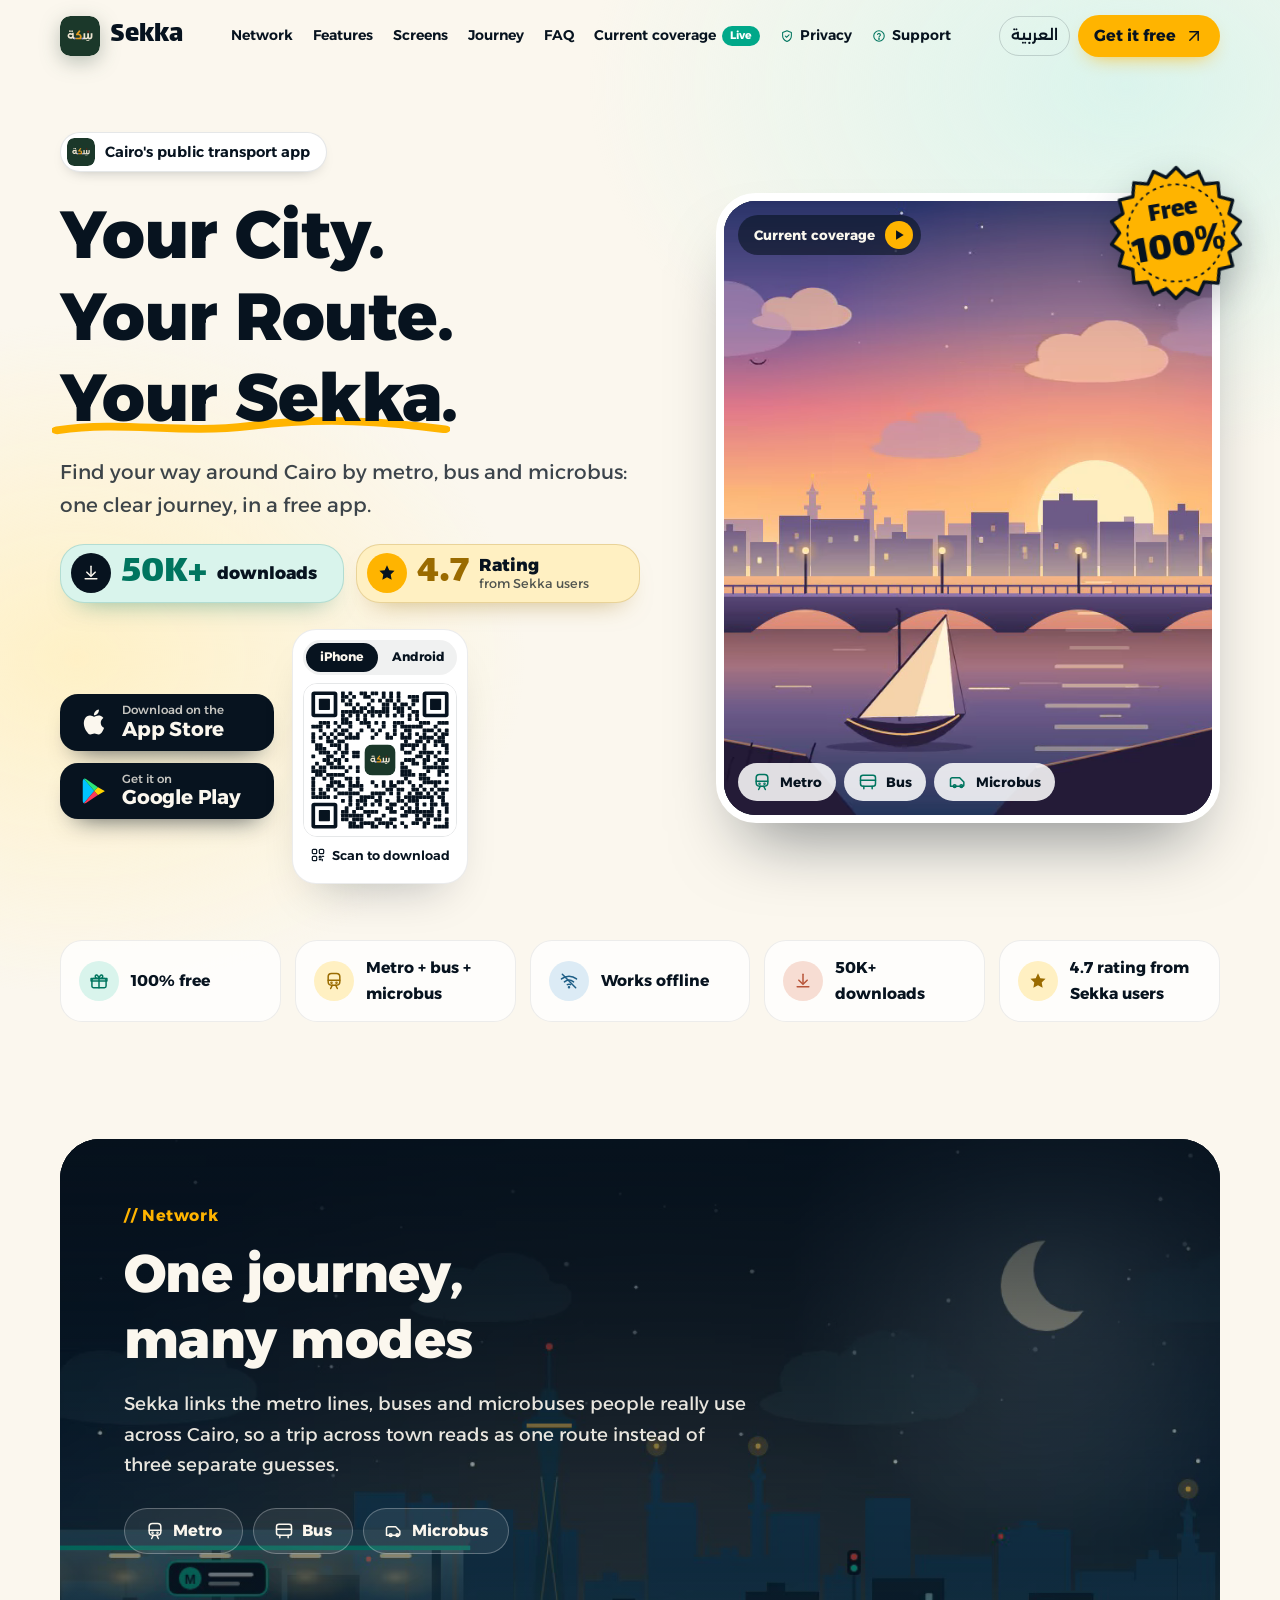
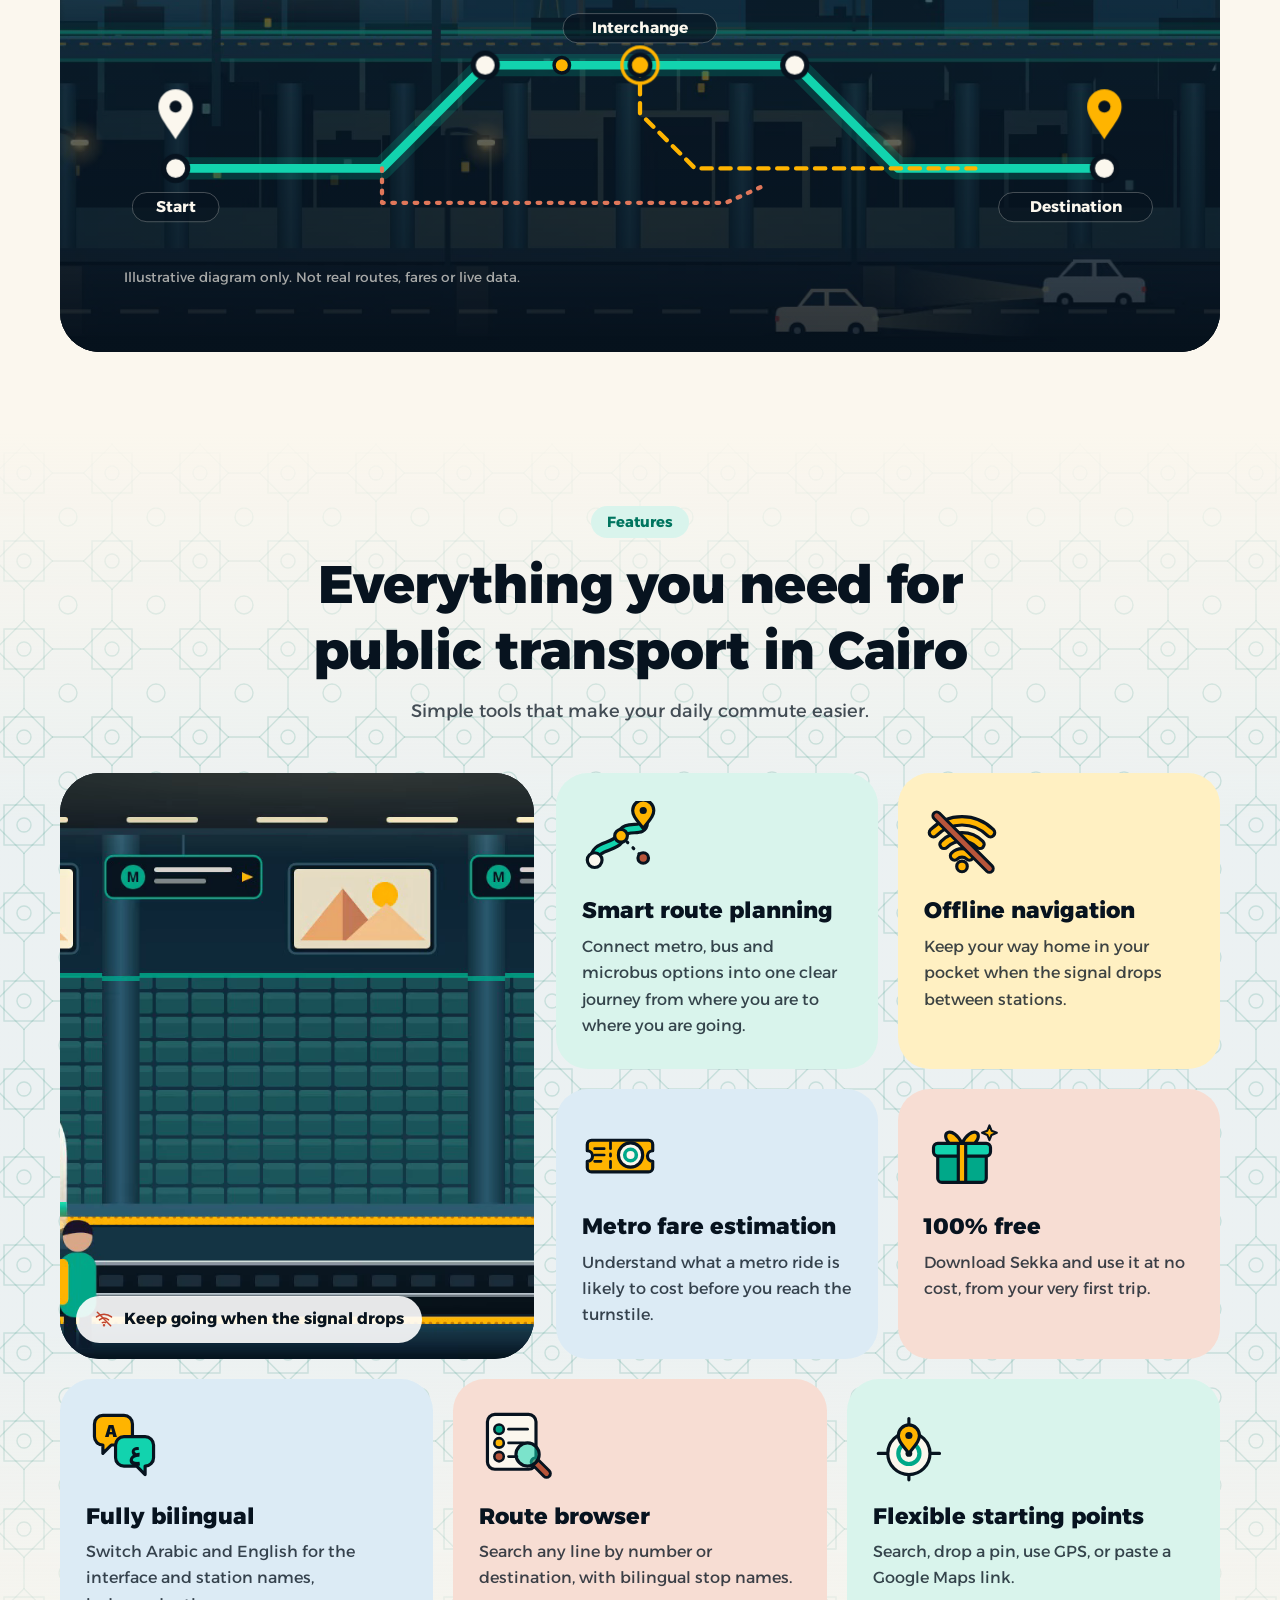
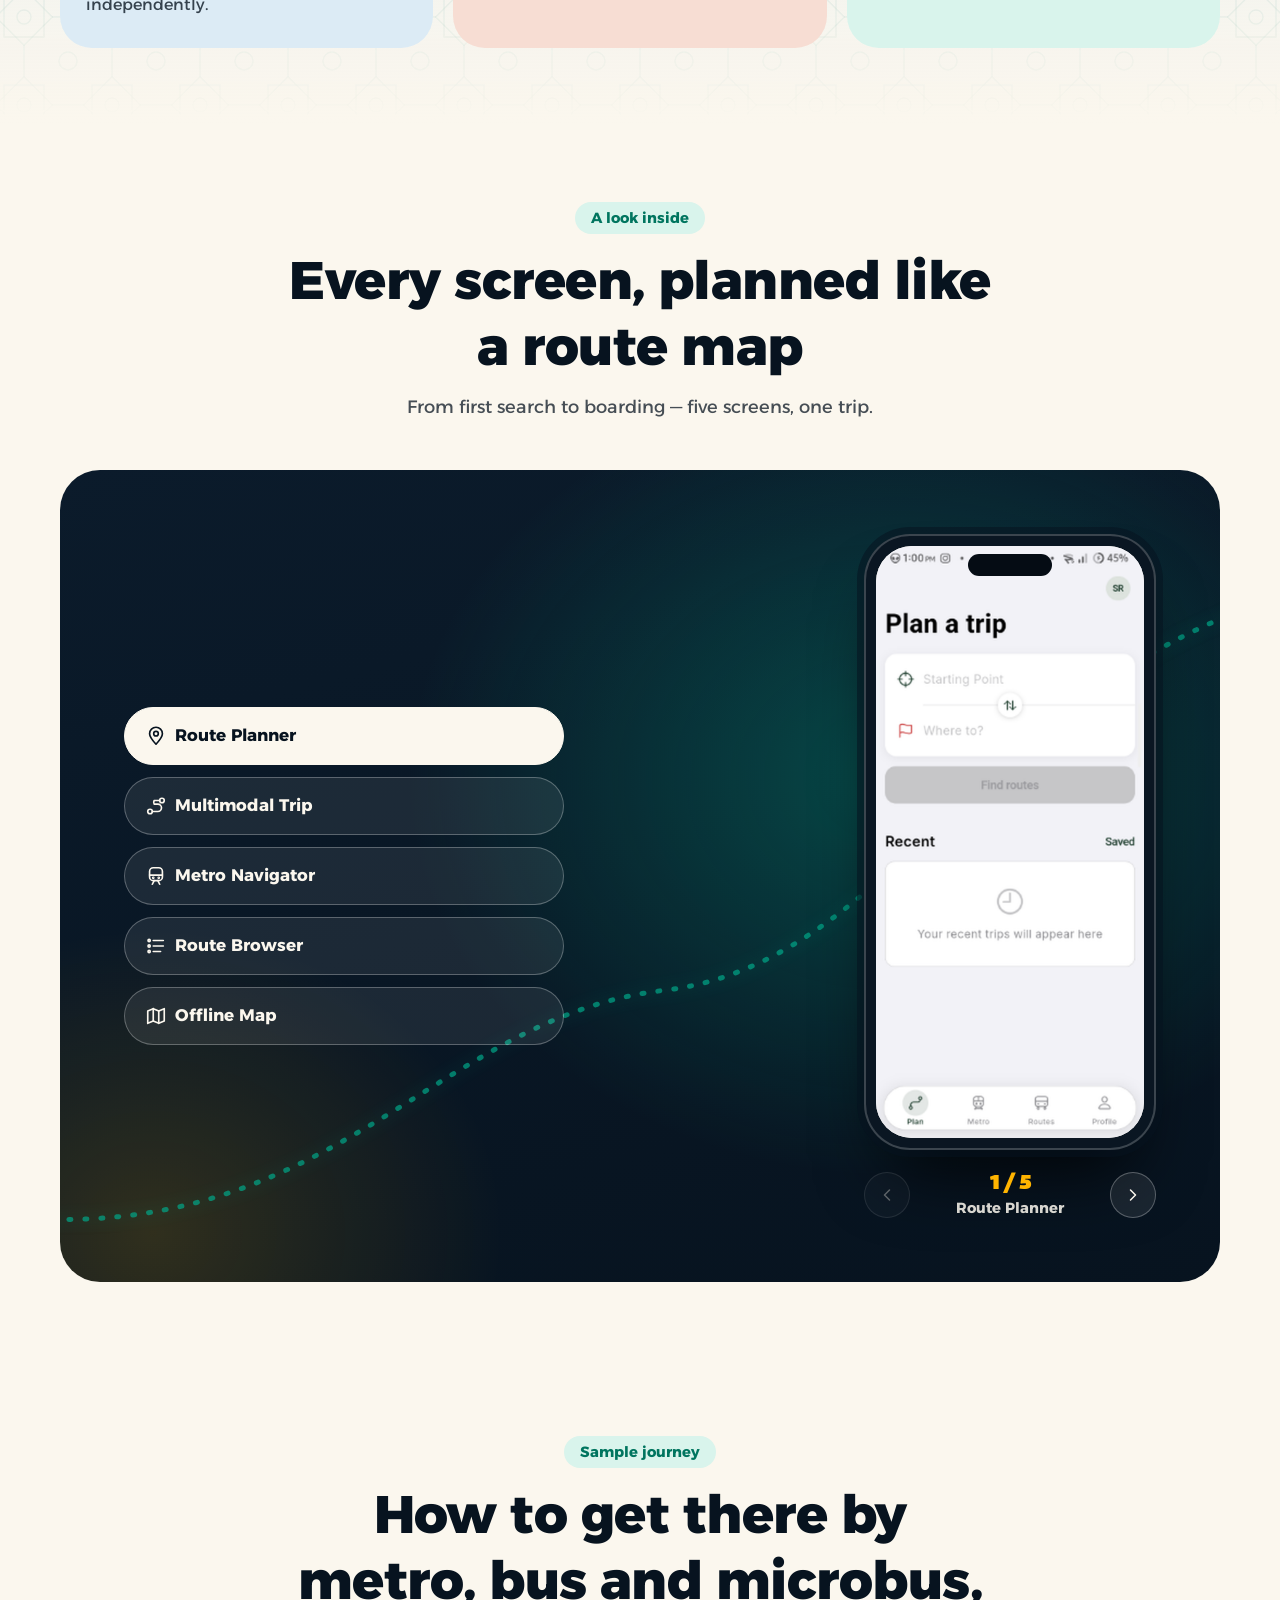
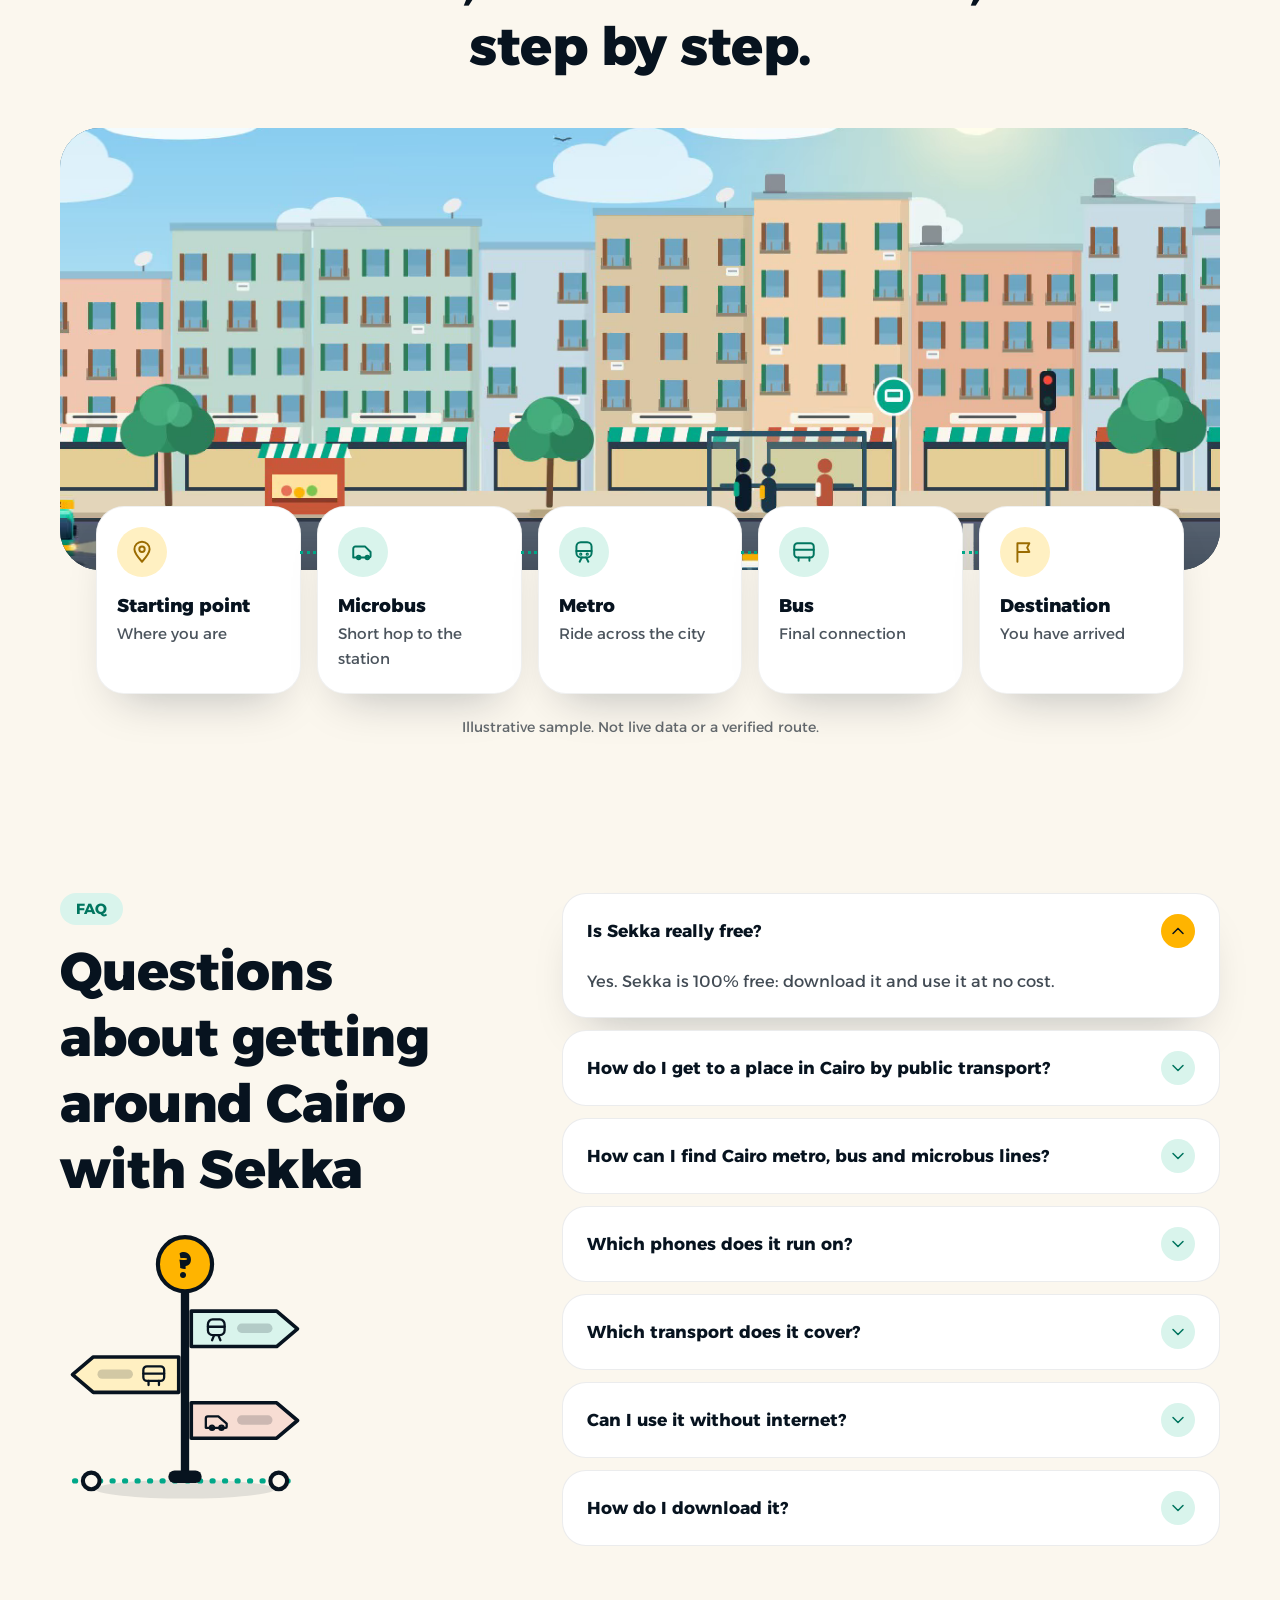
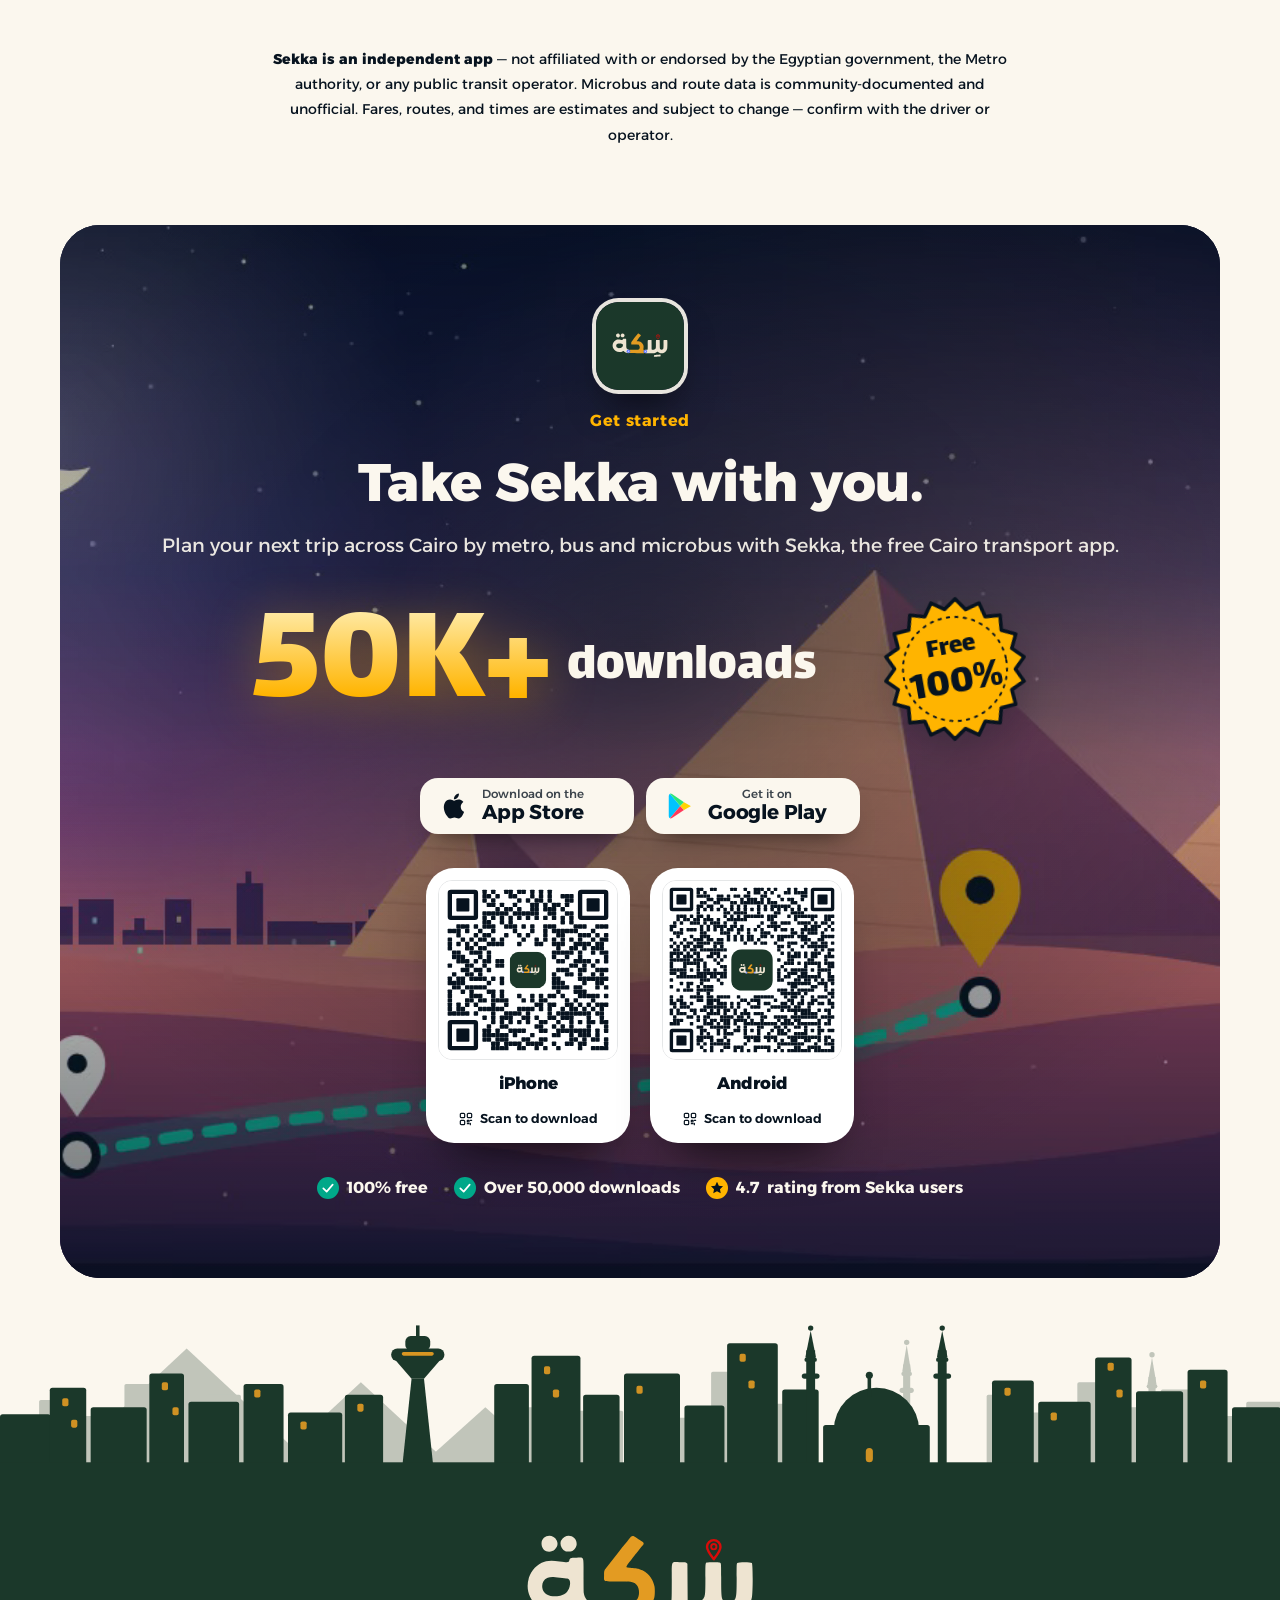
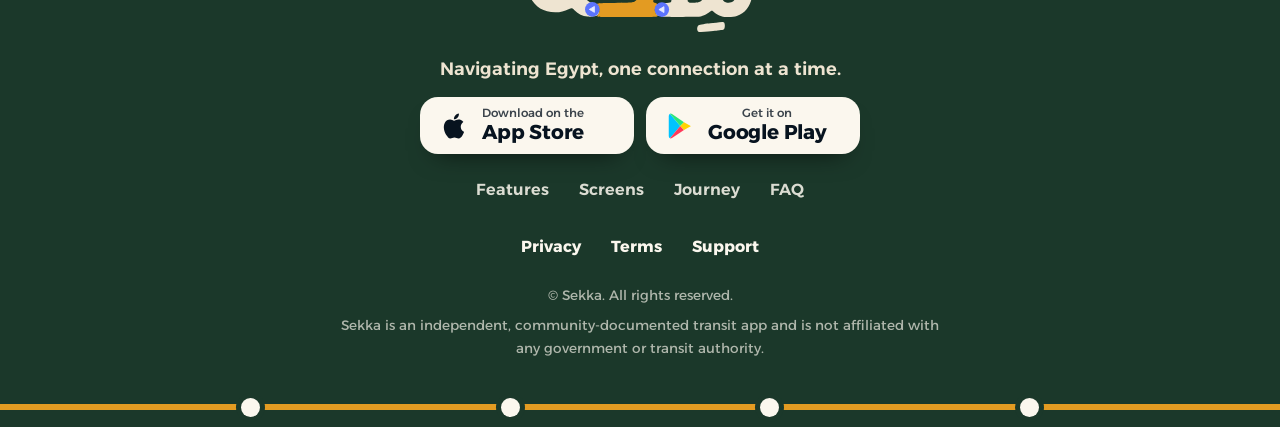
<file: en/index.html>
<!doctype html>
<html lang="en" dir="ltr">
  <head>
    <meta charset="UTF-8" />
    <meta name="viewport" content="width=device-width, initial-scale=1.0, viewport-fit=cover" />
    <!-- seo:start (generated by `npm run seo` from src/seo.ts, do not edit by hand) -->
    <title>Sekka Egypt — Free Cairo Transport App: Metro, Bus &amp; Microbus</title>
    <meta name="description" content="How do you get there by public transport in Cairo? Sekka is a free app that links the metro, bus and microbus into one clear journey, and works offline." />
    <link rel="canonical" href="https://sekka-eg.com/en/" />
    <link rel="alternate" hreflang="ar" href="https://sekka-eg.com/" />
    <link rel="alternate" hreflang="en" href="https://sekka-eg.com/en/" />
    <link rel="alternate" hreflang="x-default" href="https://sekka-eg.com/" />
    <meta property="og:site_name" content="Sekka Egypt" />
    <meta property="og:type" content="website" />
    <meta property="og:url" content="https://sekka-eg.com/en/" />
    <meta property="og:locale" content="en_US" />
    <meta property="og:locale:alternate" content="ar_EG" />
    <meta property="og:title" content="Sekka Egypt — Your City. Your Route. Your Sekka." />
    <meta property="og:description" content="Cairo's public transport in one free app: metro, bus and microbus in one clear journey. 50K+ downloads." />
    <meta property="og:image" content="https://sekka-eg.com/og-image.png" />
    <meta property="og:image:width" content="1200" />
    <meta property="og:image:height" content="630" />
    <meta property="og:image:alt" content="Sekka Egypt: Your City. Your Route. Your Sekka. A route line with stops." />
    <meta name="twitter:card" content="summary_large_image" />
    <meta name="twitter:title" content="Sekka Egypt — Your City. Your Route. Your Sekka." />
    <meta name="twitter:description" content="Cairo's public transport in one free app: metro, bus and microbus in one clear journey. 50K+ downloads." />
    <meta name="twitter:image" content="https://sekka-eg.com/og-image.png" />
    <meta name="twitter:image:alt" content="Sekka Egypt: Your City. Your Route. Your Sekka. A route line with stops." />
    <script type="application/ld+json" id="ld-json">{"@context":"https://schema.org","@graph":[{"@type":"Organization","@id":"https://sekka-eg.com/#org","name":"Sekka Egypt","url":"https://sekka-eg.com/","logo":"https://sekka-eg.com/icons/icon-512.png","contactPoint":{"@type":"ContactPoint","contactType":"customer support","email":"contact@sekka-eg.com","availableLanguage":["ar","en"]}},{"@type":"MobileApplication","@id":"https://sekka-eg.com/#app","name":"Sekka Egypt","alternateName":"سكّة","description":"How do you get there by public transport in Cairo? Sekka is a free app that links the metro, bus and microbus into one clear journey, and works offline.","url":"https://sekka-eg.com/","applicationCategory":"TravelApplication","operatingSystem":"iOS, Android","inLanguage":["ar","en"],"image":"https://sekka-eg.com/og-image.png","downloadUrl":["https://apps.apple.com/us/app/sekka-%D8%B3%D9%83%D8%A9-%D9%85%D9%88%D8%A7%D8%B5%D9%84%D8%A7%D8%AA-%D8%A7%D9%84%D9%82%D8%A7%D9%87%D8%B1%D8%A9/id6812336357","https://play.google.com/store/apps/details?id=com.sekka.transport&hl=ar&pli=1"],"offers":[{"@type":"Offer","url":"https://apps.apple.com/us/app/sekka-%D8%B3%D9%83%D8%A9-%D9%85%D9%88%D8%A7%D8%B5%D9%84%D8%A7%D8%AA-%D8%A7%D9%84%D9%82%D8%A7%D9%87%D8%B1%D8%A9/id6812336357","price":"0","priceCurrency":"EGP"},{"@type":"Offer","url":"https://play.google.com/store/apps/details?id=com.sekka.transport&hl=ar&pli=1","price":"0","priceCurrency":"EGP"}]},{"@type":"FAQPage","@id":"https://sekka-eg.com/en/#faq","inLanguage":"en","mainEntity":[{"@type":"Question","name":"Is Sekka really free?","acceptedAnswer":{"@type":"Answer","text":"Yes. Sekka is 100% free: download it and use it at no cost."}},{"@type":"Question","name":"How do I get to a place in Cairo by public transport?","acceptedAnswer":{"@type":"Answer","text":"Open Sekka and set where you are and where you are going: search for a place, drop a pin, use GPS or paste a Google Maps link. Sekka then links metro, bus and microbus into one journey. Fares, routes and times are estimates, so confirm with the driver or operator."}},{"@type":"Question","name":"How can I find Cairo metro, bus and microbus lines?","acceptedAnswer":{"@type":"Answer","text":"Use the route browser in Sekka: search any line by number or destination, with stop names in Arabic and English."}},{"@type":"Question","name":"Which phones does it run on?","acceptedAnswer":{"@type":"Answer","text":"iPhone, from the App Store, and Android, from Google Play."}},{"@type":"Question","name":"Which transport does it cover?","acceptedAnswer":{"@type":"Answer","text":"Metro, bus and microbus, linked into a single journey."}},{"@type":"Question","name":"Can I use it without internet?","acceptedAnswer":{"@type":"Answer","text":"Sekka includes offline navigation, so your route stays with you when the signal is weak between stations."}},{"@type":"Question","name":"How do I download it?","acceptedAnswer":{"@type":"Answer","text":"Tap the App Store or Google Play button, or scan the QR code with your phone."}}]}]}</script>
    <!-- seo:end -->
    <!-- Google AdSense loader, same as on the previous sekka-eg.com home page (ads.txt lists this publisher). Remove it here to stop it. -->
    <script async src="https://pagead2.googlesyndication.com/pagead/js/adsbygoogle.js?client=ca-pub-8726286335270032" crossorigin="anonymous"></script>
    <meta name="theme-color" content="#FBF7EE" />
    <link rel="icon" href="/favicon.ico" sizes="32x32" />
    <link rel="icon" type="image/svg+xml" href="/favicon.svg" />
    <link rel="apple-touch-icon" href="/apple-touch-icon.png" />
    <link rel="manifest" href="/manifest.webmanifest" />
    <link rel="preload" href="/fonts/alexandria.woff" as="font" type="font/woff" crossorigin />
    <link rel="preload" href="/fonts/lalezar.woff" as="font" type="font/woff" crossorigin />
    <!-- the page is prerendered; without JavaScript the scroll-in sections and the downloads counter would stay invisible -->
    <noscript><style>.reveal{opacity:1;transform:none}.stat-num[data-pending]{visibility:visible}</style></noscript>
    <script type="module" crossorigin src="/assets/main-D3KQV1ho.js"></script>
    <link rel="modulepreload" crossorigin href="/assets/graphics-D6lzQR9e.js">
    <link rel="stylesheet" crossorigin href="/assets/graphics-BiXMYzwF.css">
    <link rel="stylesheet" crossorigin href="/assets/main-Dk-aZoKu.css">
  </head>
  <body>
    <div id="root"><link rel="preload" as="image" href="/logo.svg"/><link rel="preload" as="image" href="/logo-wordmark.svg"/><div class="page"><a class="skip" href="#main">Skip to content</a><header class="hdr  "><div class="wrap hdr-in"><a href="#hero" class="brand" aria-label="Sekka"><img src="/logo.svg" class="brand-logo" width="44" height="44" alt="" decoding="async" draggable="false"/><span>Sekka</span></a><nav class="nav" aria-label="Primary"><a href="#hero" class="nav-home">Home</a><a href="#network">Network</a><a href="#features">Features</a><a href="#screens">Screens</a><a href="#journey">Journey</a><a href="#faq">FAQ</a><button type="button" class="nav-live"><span>Current coverage</span><span class="chip-live">Live</span></button><a class="nav-live nav-priv" href="/privacy/?lang=en"><svg viewBox="0 0 24 24" class="ico sm" fill="none" stroke="currentColor" stroke-width="1.8" stroke-linecap="round" stroke-linejoin="round" aria-hidden="true" focusable="false"><path d="M12 3l7.500 3v5.500c0 4.500-3 8-7.500 10-4.500-2-7.500-5.500-7.500-10V6z"></path><path d="M9 12l2.200 2.200L15.500 10"></path></svg><span>Privacy</span></a><a class="nav-live nav-priv nav-sup" href="/support/?lang=en"><svg viewBox="0 0 24 24" class="ico sm" fill="none" stroke="currentColor" stroke-width="1.8" stroke-linecap="round" stroke-linejoin="round" aria-hidden="true" focusable="false"><circle cx="12" cy="12" r="9"></circle><path d="M9.600 9.400a2.500 2.500 0 0 1 4.800.9c0 1.700-2.400 2.200-2.400 3.700"></path><circle cx="12" cy="17" r=".6" fill="currentColor"></circle></svg><span>Support</span></a><a class="btn btn-yellow nav-cta" href="#download"><span>Get it free</span><svg viewBox="0 0 24 24" class="ico" fill="none" stroke="currentColor" stroke-width="1.8" stroke-linecap="round" stroke-linejoin="round" aria-hidden="true" focusable="false"><line x1="7" y1="17" x2="17" y2="7"></line><polyline points="7 7 17 7 17 17"></polyline></svg></a></nav><div class="hdr-act"><button type="button" class="lang">العربية</button><a class="btn btn-yellow" href="#download"><span>Get it free</span><svg viewBox="0 0 24 24" class="ico" fill="none" stroke="currentColor" stroke-width="1.8" stroke-linecap="round" stroke-linejoin="round" aria-hidden="true" focusable="false"><line x1="7" y1="17" x2="17" y2="7"></line><polyline points="7 7 17 7 17 17"></polyline></svg></a><button type="button" class="burger" aria-expanded="false" aria-label="Menu"><span></span><span></span><span></span></button></div></div></header><main id="main"><section id="hero" class="hero"><div class="wrap hero-grid"><div class="hero-copy"><p class="tag"><img src="/logo.svg" class="tag-logo" width="28" height="28" alt="" decoding="async" draggable="false"/>Cairo&#x27;s public transport app</p><h1 class="h-hero" aria-label="Your City. Your Route. Your Sekka."><span class="" style="animation-delay:0.1s">Your City.</span><span class="" style="animation-delay:0.22s">Your Route.</span><span class="mark" style="animation-delay:0.33999999999999997s">Your Sekka.<svg viewBox="0 0 220 18" preserveAspectRatio="none" aria-hidden="true"><path d="M3 12 C40 3 70 16 110 8 S185 4 217 11" fill="none" stroke="#FFB400" stroke-width="7" stroke-linecap="round"></path></svg></span></h1><p class="lede">Find your way around Cairo by metro, bus and microbus: one clear journey, in a free app.</p><div class="stats"><div class="stat" role="group" aria-label="Over 50,000 downloads"><span class="stat-ico"><svg viewBox="0 0 24 24" class="ico" fill="none" stroke="currentColor" stroke-width="1.8" stroke-linecap="round" stroke-linejoin="round" aria-hidden="true" focusable="false"><path d="M12 4v11"></path><polyline points="7 11 12 16 17 11"></polyline><path d="M5 19h14"></path></svg></span><bdi dir="ltr" class="stat-num" aria-hidden="true" data-pending="">50<!-- -->K+</bdi><span class="stat-txt" aria-hidden="true"><b>downloads</b></span></div><div class="stat stat-rating" role="group" aria-label="4.7-star rating from Sekka users"><span class="stat-ico"><svg viewBox="0 0 24 24" class="ico" fill="currentColor" aria-hidden="true" focusable="false"><path d="M12 2.8l2.75 5.78 6.3.82-4.6 4.36 1.14 6.27L12 17.02l-5.59 3.03 1.14-6.27-4.6-4.36 6.3-.82z"></path></svg></span><bdi dir="ltr" class="stat-num" aria-hidden="true">4.7</bdi><span class="stat-txt" aria-hidden="true"><b>Rating</b><small>from Sekka users</small></span></div></div><div class="hero-actions"><div class="stores"><a class="store store-dark" href="https://apps.apple.com/us/app/sekka-%D8%B3%D9%83%D8%A9-%D9%85%D9%88%D8%A7%D8%B5%D9%84%D8%A7%D8%AA-%D8%A7%D9%84%D9%82%D8%A7%D9%87%D8%B1%D8%A9/id6812336357" target="_blank" rel="noopener noreferrer" aria-label="Download on the App Store"><span class="store-ico"><svg viewBox="0 0 24 24" aria-hidden="true" focusable="false"><path fill="currentColor" d="M18.710 19.500C17.880 20.740 17 21.950 15.660 21.970C14.320 22 13.890 21.180 12.370 21.180C10.840 21.180 10.370 21.950 9.100 22C7.790 22.050 6.800 20.680 5.960 19.470C4.250 17 2.940 12.450 4.700 9.390C5.570 7.870 7.130 6.910 8.820 6.880C10.100 6.860 11.320 7.750 12.110 7.750C12.890 7.750 14.370 6.680 15.920 6.840C16.570 6.870 18.390 7.100 19.560 8.820C19.470 8.880 17.390 10.100 17.410 12.630C17.440 15.650 20.060 16.660 20.090 16.670C20.060 16.740 19.670 18.110 18.710 19.500ZM13 3.500C13.730 2.670 14.940 2.040 15.940 2C16.070 3.170 15.600 4.350 14.900 5.190C14.210 6.040 13.070 6.700 11.950 6.610C11.800 5.460 12.360 4.260 13 3.500Z"></path></svg></span><span class="store-txt"><small>Download on the</small><b>App Store</b></span></a><a class="store store-dark" href="https://play.google.com/store/apps/details?id=com.sekka.transport&amp;hl=ar&amp;pli=1" target="_blank" rel="noopener noreferrer" aria-label="Get it on Google Play"><span class="store-ico"><svg viewBox="0 0 24 24" aria-hidden="true" focusable="false"><path d="M4 2.200 L12.200 12 L4 21.800 Q3 21.300 3 20 V4 Q3 2.700 4 2.200Z" fill="#00C3FF"></path><path d="M4 2.200 Q4.700 1.900 5.600 2.400 L15.200 8.900 L12.200 12Z" fill="#2BE67A"></path><path d="M4 21.800 Q4.700 22.100 5.600 21.600 L15.200 15.100 L12.200 12Z" fill="#FF3A5A"></path><path d="M15.200 8.900 L20.200 11.700 Q21.200 12 20.200 12.300 L15.200 15.100 L12.200 12Z" fill="#FFD400"></path></svg></span><span class="store-txt"><small>Get it on</small><b>Google Play</b></span></a></div><div class="qrbox"><div class="qr-tabs" role="tablist"><button type="button" role="tab" aria-selected="true">iPhone</button><button type="button" role="tab" aria-selected="false">Android</button></div><div class="qr-wrap"><svg viewBox="-2 -2 41 41" class="qr" role="img" aria-label="QR code: Sekka on the App Store"><rect x="-2" y="-2" width="41" height="41" fill="#fff"></rect><g fill="#07131F"><rect x="7.99" y="-0.01" width="1.02" height="1.02" rx="0.16"></rect><rect x="9.99" y="-0.01" width="1.02" height="1.02" rx="0.16"></rect><rect x="12.99" y="-0.01" width="1.02" height="1.02" rx="0.16"></rect><rect x="13.99" y="-0.01" width="1.02" height="1.02" rx="0.16"></rect><rect x="15.99" y="-0.01" width="1.02" height="1.02" rx="0.16"></rect><rect x="16.99" y="-0.01" width="1.02" height="1.02" rx="0.16"></rect><rect x="18.99" y="-0.01" width="1.02" height="1.02" rx="0.16"></rect><rect x="20.99" y="-0.01" width="1.02" height="1.02" rx="0.16"></rect><rect x="22.99" y="-0.01" width="1.02" height="1.02" rx="0.16"></rect><rect x="7.99" y="0.99" width="1.02" height="1.02" rx="0.16"></rect><rect x="8.99" y="0.99" width="1.02" height="1.02" rx="0.16"></rect><rect x="10.99" y="0.99" width="1.02" height="1.02" rx="0.16"></rect><rect x="13.99" y="0.99" width="1.02" height="1.02" rx="0.16"></rect><rect x="14.99" y="0.99" width="1.02" height="1.02" rx="0.16"></rect><rect x="18.99" y="0.99" width="1.02" height="1.02" rx="0.16"></rect><rect x="20.99" y="0.99" width="1.02" height="1.02" rx="0.16"></rect><rect x="22.99" y="0.99" width="1.02" height="1.02" rx="0.16"></rect><rect x="25.99" y="0.99" width="1.02" height="1.02" rx="0.16"></rect><rect x="26.99" y="0.99" width="1.02" height="1.02" rx="0.16"></rect><rect x="27.99" y="0.99" width="1.02" height="1.02" rx="0.16"></rect><rect x="7.99" y="1.99" width="1.02" height="1.02" rx="0.16"></rect><rect x="9.99" y="1.99" width="1.02" height="1.02" rx="0.16"></rect><rect x="15.99" y="1.99" width="1.02" height="1.02" rx="0.16"></rect><rect x="17.99" y="1.99" width="1.02" height="1.02" rx="0.16"></rect><rect x="19.99" y="1.99" width="1.02" height="1.02" rx="0.16"></rect><rect x="20.99" y="1.99" width="1.02" height="1.02" rx="0.16"></rect><rect x="22.99" y="1.99" width="1.02" height="1.02" rx="0.16"></rect><rect x="26.99" y="1.99" width="1.02" height="1.02" rx="0.16"></rect><rect x="27.99" y="1.99" width="1.02" height="1.02" rx="0.16"></rect><rect x="8.99" y="2.99" width="1.02" height="1.02" rx="0.16"></rect><rect x="9.99" y="2.99" width="1.02" height="1.02" rx="0.16"></rect><rect x="11.99" y="2.99" width="1.02" height="1.02" rx="0.16"></rect><rect x="14.99" y="2.99" width="1.02" height="1.02" rx="0.16"></rect><rect x="18.99" y="2.99" width="1.02" height="1.02" rx="0.16"></rect><rect x="19.99" y="2.99" width="1.02" height="1.02" rx="0.16"></rect><rect x="21.99" y="2.99" width="1.02" height="1.02" rx="0.16"></rect><rect x="23.99" y="2.99" width="1.02" height="1.02" rx="0.16"></rect><rect x="24.99" y="2.99" width="1.02" height="1.02" rx="0.16"></rect><rect x="26.99" y="2.99" width="1.02" height="1.02" rx="0.16"></rect><rect x="10.99" y="3.99" width="1.02" height="1.02" rx="0.16"></rect><rect x="12.99" y="3.99" width="1.02" height="1.02" rx="0.16"></rect><rect x="13.99" y="3.99" width="1.02" height="1.02" rx="0.16"></rect><rect x="15.99" y="3.99" width="1.02" height="1.02" rx="0.16"></rect><rect x="18.99" y="3.99" width="1.02" height="1.02" rx="0.16"></rect><rect x="19.99" y="3.99" width="1.02" height="1.02" rx="0.16"></rect><rect x="21.99" y="3.99" width="1.02" height="1.02" rx="0.16"></rect><rect x="22.99" y="3.99" width="1.02" height="1.02" rx="0.16"></rect><rect x="23.99" y="3.99" width="1.02" height="1.02" rx="0.16"></rect><rect x="25.99" y="3.99" width="1.02" height="1.02" rx="0.16"></rect><rect x="7.99" y="4.99" width="1.02" height="1.02" rx="0.16"></rect><rect x="8.99" y="4.99" width="1.02" height="1.02" rx="0.16"></rect><rect x="9.99" y="4.99" width="1.02" height="1.02" rx="0.16"></rect><rect x="10.99" y="4.99" width="1.02" height="1.02" rx="0.16"></rect><rect x="11.99" y="4.99" width="1.02" height="1.02" rx="0.16"></rect><rect x="12.99" y="4.99" width="1.02" height="1.02" rx="0.16"></rect><rect x="14.99" y="4.99" width="1.02" height="1.02" rx="0.16"></rect><rect x="15.99" y="4.99" width="1.02" height="1.02" rx="0.16"></rect><rect x="16.99" y="4.99" width="1.02" height="1.02" rx="0.16"></rect><rect x="17.99" y="4.99" width="1.02" height="1.02" rx="0.16"></rect><rect x="18.99" y="4.99" width="1.02" height="1.02" rx="0.16"></rect><rect x="19.99" y="4.99" width="1.02" height="1.02" rx="0.16"></rect><rect x="22.99" y="4.99" width="1.02" height="1.02" rx="0.16"></rect><rect x="23.99" y="4.99" width="1.02" height="1.02" rx="0.16"></rect><rect x="26.99" y="4.99" width="1.02" height="1.02" rx="0.16"></rect><rect x="27.99" y="4.99" width="1.02" height="1.02" rx="0.16"></rect><rect x="7.99" y="5.99" width="1.02" height="1.02" rx="0.16"></rect><rect x="9.99" y="5.99" width="1.02" height="1.02" rx="0.16"></rect><rect x="11.99" y="5.99" width="1.02" height="1.02" rx="0.16"></rect><rect x="13.99" y="5.99" width="1.02" height="1.02" rx="0.16"></rect><rect x="15.99" y="5.99" width="1.02" height="1.02" rx="0.16"></rect><rect x="17.99" y="5.99" width="1.02" height="1.02" rx="0.16"></rect><rect x="19.99" y="5.99" width="1.02" height="1.02" rx="0.16"></rect><rect x="21.99" y="5.99" width="1.02" height="1.02" rx="0.16"></rect><rect x="23.99" y="5.99" width="1.02" height="1.02" rx="0.16"></rect><rect x="25.99" y="5.99" width="1.02" height="1.02" rx="0.16"></rect><rect x="27.99" y="5.99" width="1.02" height="1.02" rx="0.16"></rect><rect x="7.99" y="6.99" width="1.02" height="1.02" rx="0.16"></rect><rect x="8.99" y="6.99" width="1.02" height="1.02" rx="0.16"></rect><rect x="11.99" y="6.99" width="1.02" height="1.02" rx="0.16"></rect><rect x="13.99" y="6.99" width="1.02" height="1.02" rx="0.16"></rect><rect x="25.99" y="6.99" width="1.02" height="1.02" rx="0.16"></rect><rect x="27.99" y="6.99" width="1.02" height="1.02" rx="0.16"></rect><rect x="1.99" y="7.99" width="1.02" height="1.02" rx="0.16"></rect><rect x="2.99" y="7.99" width="1.02" height="1.02" rx="0.16"></rect><rect x="3.99" y="7.99" width="1.02" height="1.02" rx="0.16"></rect><rect x="5.99" y="7.99" width="1.02" height="1.02" rx="0.16"></rect><rect x="7.99" y="7.99" width="1.02" height="1.02" rx="0.16"></rect><rect x="8.99" y="7.99" width="1.02" height="1.02" rx="0.16"></rect><rect x="9.99" y="7.99" width="1.02" height="1.02" rx="0.16"></rect><rect x="12.99" y="7.99" width="1.02" height="1.02" rx="0.16"></rect><rect x="13.99" y="7.99" width="1.02" height="1.02" rx="0.16"></rect><rect x="14.99" y="7.99" width="1.02" height="1.02" rx="0.16"></rect><rect x="16.99" y="7.99" width="1.02" height="1.02" rx="0.16"></rect><rect x="18.99" y="7.99" width="1.02" height="1.02" rx="0.16"></rect><rect x="21.99" y="7.99" width="1.02" height="1.02" rx="0.16"></rect><rect x="22.99" y="7.99" width="1.02" height="1.02" rx="0.16"></rect><rect x="23.99" y="7.99" width="1.02" height="1.02" rx="0.16"></rect><rect x="28.99" y="7.99" width="1.02" height="1.02" rx="0.16"></rect><rect x="29.99" y="7.99" width="1.02" height="1.02" rx="0.16"></rect><rect x="30.99" y="7.99" width="1.02" height="1.02" rx="0.16"></rect><rect x="33.99" y="7.99" width="1.02" height="1.02" rx="0.16"></rect><rect x="34.99" y="7.99" width="1.02" height="1.02" rx="0.16"></rect><rect x="35.99" y="7.99" width="1.02" height="1.02" rx="0.16"></rect><rect x="-0.01" y="8.99" width="1.02" height="1.02" rx="0.16"></rect><rect x="0.99" y="8.99" width="1.02" height="1.02" rx="0.16"></rect><rect x="1.99" y="8.99" width="1.02" height="1.02" rx="0.16"></rect><rect x="3.99" y="8.99" width="1.02" height="1.02" rx="0.16"></rect><rect x="6.99" y="8.99" width="1.02" height="1.02" rx="0.16"></rect><rect x="9.99" y="8.99" width="1.02" height="1.02" rx="0.16"></rect><rect x="14.99" y="8.99" width="1.02" height="1.02" rx="0.16"></rect><rect x="18.99" y="8.99" width="1.02" height="1.02" rx="0.16"></rect><rect x="21.99" y="8.99" width="1.02" height="1.02" rx="0.16"></rect><rect x="23.99" y="8.99" width="1.02" height="1.02" rx="0.16"></rect><rect x="24.99" y="8.99" width="1.02" height="1.02" rx="0.16"></rect><rect x="25.99" y="8.99" width="1.02" height="1.02" rx="0.16"></rect><rect x="26.99" y="8.99" width="1.02" height="1.02" rx="0.16"></rect><rect x="27.99" y="8.99" width="1.02" height="1.02" rx="0.16"></rect><rect x="28.99" y="8.99" width="1.02" height="1.02" rx="0.16"></rect><rect x="32.99" y="8.99" width="1.02" height="1.02" rx="0.16"></rect><rect x="1.99" y="9.99" width="1.02" height="1.02" rx="0.16"></rect><rect x="5.99" y="9.99" width="1.02" height="1.02" rx="0.16"></rect><rect x="7.99" y="9.99" width="1.02" height="1.02" rx="0.16"></rect><rect x="8.99" y="9.99" width="1.02" height="1.02" rx="0.16"></rect><rect x="12.99" y="9.99" width="1.02" height="1.02" rx="0.16"></rect><rect x="15.99" y="9.99" width="1.02" height="1.02" rx="0.16"></rect><rect x="17.99" y="9.99" width="1.02" height="1.02" rx="0.16"></rect><rect x="21.99" y="9.99" width="1.02" height="1.02" rx="0.16"></rect><rect x="24.99" y="9.99" width="1.02" height="1.02" rx="0.16"></rect><rect x="25.99" y="9.99" width="1.02" height="1.02" rx="0.16"></rect><rect x="29.99" y="9.99" width="1.02" height="1.02" rx="0.16"></rect><rect x="30.99" y="9.99" width="1.02" height="1.02" rx="0.16"></rect><rect x="31.99" y="9.99" width="1.02" height="1.02" rx="0.16"></rect><rect x="33.99" y="9.99" width="1.02" height="1.02" rx="0.16"></rect><rect x="35.99" y="9.99" width="1.02" height="1.02" rx="0.16"></rect><rect x="-0.01" y="10.99" width="1.02" height="1.02" rx="0.16"></rect><rect x="2.99" y="10.99" width="1.02" height="1.02" rx="0.16"></rect><rect x="4.99" y="10.99" width="1.02" height="1.02" rx="0.16"></rect><rect x="6.99" y="10.99" width="1.02" height="1.02" rx="0.16"></rect><rect x="7.99" y="10.99" width="1.02" height="1.02" rx="0.16"></rect><rect x="9.99" y="10.99" width="1.02" height="1.02" rx="0.16"></rect><rect x="11.99" y="10.99" width="1.02" height="1.02" rx="0.16"></rect><rect x="16.99" y="10.99" width="1.02" height="1.02" rx="0.16"></rect><rect x="19.99" y="10.99" width="1.02" height="1.02" rx="0.16"></rect><rect x="21.99" y="10.99" width="1.02" height="1.02" rx="0.16"></rect><rect x="23.99" y="10.99" width="1.02" height="1.02" rx="0.16"></rect><rect x="25.99" y="10.99" width="1.02" height="1.02" rx="0.16"></rect><rect x="27.99" y="10.99" width="1.02" height="1.02" rx="0.16"></rect><rect x="29.99" y="10.99" width="1.02" height="1.02" rx="0.16"></rect><rect x="32.99" y="10.99" width="1.02" height="1.02" rx="0.16"></rect><rect x="34.99" y="10.99" width="1.02" height="1.02" rx="0.16"></rect><rect x="35.99" y="10.99" width="1.02" height="1.02" rx="0.16"></rect><rect x="-0.01" y="11.99" width="1.02" height="1.02" rx="0.16"></rect><rect x="1.99" y="11.99" width="1.02" height="1.02" rx="0.16"></rect><rect x="3.99" y="11.99" width="1.02" height="1.02" rx="0.16"></rect><rect x="5.99" y="11.99" width="1.02" height="1.02" rx="0.16"></rect><rect x="8.99" y="11.99" width="1.02" height="1.02" rx="0.16"></rect><rect x="9.99" y="11.99" width="1.02" height="1.02" rx="0.16"></rect><rect x="10.99" y="11.99" width="1.02" height="1.02" rx="0.16"></rect><rect x="11.99" y="11.99" width="1.02" height="1.02" rx="0.16"></rect><rect x="15.99" y="11.99" width="1.02" height="1.02" rx="0.16"></rect><rect x="19.99" y="11.99" width="1.02" height="1.02" rx="0.16"></rect><rect x="20.99" y="11.99" width="1.02" height="1.02" rx="0.16"></rect><rect x="23.99" y="11.99" width="1.02" height="1.02" rx="0.16"></rect><rect x="24.99" y="11.99" width="1.02" height="1.02" rx="0.16"></rect><rect x="25.99" y="11.99" width="1.02" height="1.02" rx="0.16"></rect><rect x="28.99" y="11.99" width="1.02" height="1.02" rx="0.16"></rect><rect x="29.99" y="11.99" width="1.02" height="1.02" rx="0.16"></rect><rect x="30.99" y="11.99" width="1.02" height="1.02" rx="0.16"></rect><rect x="31.99" y="11.99" width="1.02" height="1.02" rx="0.16"></rect><rect x="33.99" y="11.99" width="1.02" height="1.02" rx="0.16"></rect><rect x="34.99" y="11.99" width="1.02" height="1.02" rx="0.16"></rect><rect x="-0.01" y="12.99" width="1.02" height="1.02" rx="0.16"></rect><rect x="3.99" y="12.99" width="1.02" height="1.02" rx="0.16"></rect><rect x="4.99" y="12.99" width="1.02" height="1.02" rx="0.16"></rect><rect x="6.99" y="12.99" width="1.02" height="1.02" rx="0.16"></rect><rect x="7.99" y="12.99" width="1.02" height="1.02" rx="0.16"></rect><rect x="24.99" y="12.99" width="1.02" height="1.02" rx="0.16"></rect><rect x="27.99" y="12.99" width="1.02" height="1.02" rx="0.16"></rect><rect x="28.99" y="12.99" width="1.02" height="1.02" rx="0.16"></rect><rect x="30.99" y="12.99" width="1.02" height="1.02" rx="0.16"></rect><rect x="32.99" y="12.99" width="1.02" height="1.02" rx="0.16"></rect><rect x="33.99" y="12.99" width="1.02" height="1.02" rx="0.16"></rect><rect x="34.99" y="12.99" width="1.02" height="1.02" rx="0.16"></rect><rect x="0.99" y="13.99" width="1.02" height="1.02" rx="0.16"></rect><rect x="1.99" y="13.99" width="1.02" height="1.02" rx="0.16"></rect><rect x="4.99" y="13.99" width="1.02" height="1.02" rx="0.16"></rect><rect x="5.99" y="13.99" width="1.02" height="1.02" rx="0.16"></rect><rect x="6.99" y="13.99" width="1.02" height="1.02" rx="0.16"></rect><rect x="8.99" y="13.99" width="1.02" height="1.02" rx="0.16"></rect><rect x="23.99" y="13.99" width="1.02" height="1.02" rx="0.16"></rect><rect x="24.99" y="13.99" width="1.02" height="1.02" rx="0.16"></rect><rect x="25.99" y="13.99" width="1.02" height="1.02" rx="0.16"></rect><rect x="26.99" y="13.99" width="1.02" height="1.02" rx="0.16"></rect><rect x="27.99" y="13.99" width="1.02" height="1.02" rx="0.16"></rect><rect x="29.99" y="13.99" width="1.02" height="1.02" rx="0.16"></rect><rect x="32.99" y="13.99" width="1.02" height="1.02" rx="0.16"></rect><rect x="34.99" y="13.99" width="1.02" height="1.02" rx="0.16"></rect><rect x="35.99" y="13.99" width="1.02" height="1.02" rx="0.16"></rect><rect x="0.99" y="14.99" width="1.02" height="1.02" rx="0.16"></rect><rect x="1.99" y="14.99" width="1.02" height="1.02" rx="0.16"></rect><rect x="2.99" y="14.99" width="1.02" height="1.02" rx="0.16"></rect><rect x="6.99" y="14.99" width="1.02" height="1.02" rx="0.16"></rect><rect x="8.99" y="14.99" width="1.02" height="1.02" rx="0.16"></rect><rect x="23.99" y="14.99" width="1.02" height="1.02" rx="0.16"></rect><rect x="26.99" y="14.99" width="1.02" height="1.02" rx="0.16"></rect><rect x="29.99" y="14.99" width="1.02" height="1.02" rx="0.16"></rect><rect x="35.99" y="14.99" width="1.02" height="1.02" rx="0.16"></rect><rect x="1.99" y="15.99" width="1.02" height="1.02" rx="0.16"></rect><rect x="2.99" y="15.99" width="1.02" height="1.02" rx="0.16"></rect><rect x="3.99" y="15.99" width="1.02" height="1.02" rx="0.16"></rect><rect x="5.99" y="15.99" width="1.02" height="1.02" rx="0.16"></rect><rect x="7.99" y="15.99" width="1.02" height="1.02" rx="0.16"></rect><rect x="8.99" y="15.99" width="1.02" height="1.02" rx="0.16"></rect><rect x="10.99" y="15.99" width="1.02" height="1.02" rx="0.16"></rect><rect x="11.99" y="15.99" width="1.02" height="1.02" rx="0.16"></rect><rect x="24.99" y="15.99" width="1.02" height="1.02" rx="0.16"></rect><rect x="25.99" y="15.99" width="1.02" height="1.02" rx="0.16"></rect><rect x="28.99" y="15.99" width="1.02" height="1.02" rx="0.16"></rect><rect x="29.99" y="15.99" width="1.02" height="1.02" rx="0.16"></rect><rect x="30.99" y="15.99" width="1.02" height="1.02" rx="0.16"></rect><rect x="31.99" y="15.99" width="1.02" height="1.02" rx="0.16"></rect><rect x="33.99" y="15.99" width="1.02" height="1.02" rx="0.16"></rect><rect x="35.99" y="15.99" width="1.02" height="1.02" rx="0.16"></rect><rect x="-0.01" y="16.99" width="1.02" height="1.02" rx="0.16"></rect><rect x="3.99" y="16.99" width="1.02" height="1.02" rx="0.16"></rect><rect x="4.99" y="16.99" width="1.02" height="1.02" rx="0.16"></rect><rect x="7.99" y="16.99" width="1.02" height="1.02" rx="0.16"></rect><rect x="10.99" y="16.99" width="1.02" height="1.02" rx="0.16"></rect><rect x="11.99" y="16.99" width="1.02" height="1.02" rx="0.16"></rect><rect x="27.99" y="16.99" width="1.02" height="1.02" rx="0.16"></rect><rect x="28.99" y="16.99" width="1.02" height="1.02" rx="0.16"></rect><rect x="30.99" y="16.99" width="1.02" height="1.02" rx="0.16"></rect><rect x="32.99" y="16.99" width="1.02" height="1.02" rx="0.16"></rect><rect x="2.99" y="17.99" width="1.02" height="1.02" rx="0.16"></rect><rect x="3.99" y="17.99" width="1.02" height="1.02" rx="0.16"></rect><rect x="5.99" y="17.99" width="1.02" height="1.02" rx="0.16"></rect><rect x="6.99" y="17.99" width="1.02" height="1.02" rx="0.16"></rect><rect x="8.99" y="17.99" width="1.02" height="1.02" rx="0.16"></rect><rect x="24.99" y="17.99" width="1.02" height="1.02" rx="0.16"></rect><rect x="25.99" y="17.99" width="1.02" height="1.02" rx="0.16"></rect><rect x="26.99" y="17.99" width="1.02" height="1.02" rx="0.16"></rect><rect x="29.99" y="17.99" width="1.02" height="1.02" rx="0.16"></rect><rect x="30.99" y="17.99" width="1.02" height="1.02" rx="0.16"></rect><rect x="33.99" y="17.99" width="1.02" height="1.02" rx="0.16"></rect><rect x="34.99" y="17.99" width="1.02" height="1.02" rx="0.16"></rect><rect x="35.99" y="17.99" width="1.02" height="1.02" rx="0.16"></rect><rect x="0.99" y="18.99" width="1.02" height="1.02" rx="0.16"></rect><rect x="3.99" y="18.99" width="1.02" height="1.02" rx="0.16"></rect><rect x="4.99" y="18.99" width="1.02" height="1.02" rx="0.16"></rect><rect x="6.99" y="18.99" width="1.02" height="1.02" rx="0.16"></rect><rect x="23.99" y="18.99" width="1.02" height="1.02" rx="0.16"></rect><rect x="26.99" y="18.99" width="1.02" height="1.02" rx="0.16"></rect><rect x="27.99" y="18.99" width="1.02" height="1.02" rx="0.16"></rect><rect x="29.99" y="18.99" width="1.02" height="1.02" rx="0.16"></rect><rect x="32.99" y="18.99" width="1.02" height="1.02" rx="0.16"></rect><rect x="34.99" y="18.99" width="1.02" height="1.02" rx="0.16"></rect><rect x="-0.01" y="19.99" width="1.02" height="1.02" rx="0.16"></rect><rect x="1.99" y="19.99" width="1.02" height="1.02" rx="0.16"></rect><rect x="2.99" y="19.99" width="1.02" height="1.02" rx="0.16"></rect><rect x="4.99" y="19.99" width="1.02" height="1.02" rx="0.16"></rect><rect x="5.99" y="19.99" width="1.02" height="1.02" rx="0.16"></rect><rect x="6.99" y="19.99" width="1.02" height="1.02" rx="0.16"></rect><rect x="7.99" y="19.99" width="1.02" height="1.02" rx="0.16"></rect><rect x="9.99" y="19.99" width="1.02" height="1.02" rx="0.16"></rect><rect x="11.99" y="19.99" width="1.02" height="1.02" rx="0.16"></rect><rect x="23.99" y="19.99" width="1.02" height="1.02" rx="0.16"></rect><rect x="24.99" y="19.99" width="1.02" height="1.02" rx="0.16"></rect><rect x="29.99" y="19.99" width="1.02" height="1.02" rx="0.16"></rect><rect x="30.99" y="19.99" width="1.02" height="1.02" rx="0.16"></rect><rect x="31.99" y="19.99" width="1.02" height="1.02" rx="0.16"></rect><rect x="32.99" y="19.99" width="1.02" height="1.02" rx="0.16"></rect><rect x="33.99" y="19.99" width="1.02" height="1.02" rx="0.16"></rect><rect x="34.99" y="19.99" width="1.02" height="1.02" rx="0.16"></rect><rect x="35.99" y="19.99" width="1.02" height="1.02" rx="0.16"></rect><rect x="-0.01" y="20.99" width="1.02" height="1.02" rx="0.16"></rect><rect x="0.99" y="20.99" width="1.02" height="1.02" rx="0.16"></rect><rect x="1.99" y="20.99" width="1.02" height="1.02" rx="0.16"></rect><rect x="2.99" y="20.99" width="1.02" height="1.02" rx="0.16"></rect><rect x="8.99" y="20.99" width="1.02" height="1.02" rx="0.16"></rect><rect x="11.99" y="20.99" width="1.02" height="1.02" rx="0.16"></rect><rect x="23.99" y="20.99" width="1.02" height="1.02" rx="0.16"></rect><rect x="24.99" y="20.99" width="1.02" height="1.02" rx="0.16"></rect><rect x="25.99" y="20.99" width="1.02" height="1.02" rx="0.16"></rect><rect x="30.99" y="20.99" width="1.02" height="1.02" rx="0.16"></rect><rect x="33.99" y="20.99" width="1.02" height="1.02" rx="0.16"></rect><rect x="34.99" y="20.99" width="1.02" height="1.02" rx="0.16"></rect><rect x="0.99" y="21.99" width="1.02" height="1.02" rx="0.16"></rect><rect x="1.99" y="21.99" width="1.02" height="1.02" rx="0.16"></rect><rect x="3.99" y="21.99" width="1.02" height="1.02" rx="0.16"></rect><rect x="4.99" y="21.99" width="1.02" height="1.02" rx="0.16"></rect><rect x="5.99" y="21.99" width="1.02" height="1.02" rx="0.16"></rect><rect x="6.99" y="21.99" width="1.02" height="1.02" rx="0.16"></rect><rect x="7.99" y="21.99" width="1.02" height="1.02" rx="0.16"></rect><rect x="23.99" y="21.99" width="1.02" height="1.02" rx="0.16"></rect><rect x="24.99" y="21.99" width="1.02" height="1.02" rx="0.16"></rect><rect x="25.99" y="21.99" width="1.02" height="1.02" rx="0.16"></rect><rect x="26.99" y="21.99" width="1.02" height="1.02" rx="0.16"></rect><rect x="28.99" y="21.99" width="1.02" height="1.02" rx="0.16"></rect><rect x="29.99" y="21.99" width="1.02" height="1.02" rx="0.16"></rect><rect x="33.99" y="21.99" width="1.02" height="1.02" rx="0.16"></rect><rect x="35.99" y="21.99" width="1.02" height="1.02" rx="0.16"></rect><rect x="-0.01" y="22.99" width="1.02" height="1.02" rx="0.16"></rect><rect x="2.99" y="22.99" width="1.02" height="1.02" rx="0.16"></rect><rect x="4.99" y="22.99" width="1.02" height="1.02" rx="0.16"></rect><rect x="8.99" y="22.99" width="1.02" height="1.02" rx="0.16"></rect><rect x="9.99" y="22.99" width="1.02" height="1.02" rx="0.16"></rect><rect x="11.99" y="22.99" width="1.02" height="1.02" rx="0.16"></rect><rect x="24.99" y="22.99" width="1.02" height="1.02" rx="0.16"></rect><rect x="28.99" y="22.99" width="1.02" height="1.02" rx="0.16"></rect><rect x="29.99" y="22.99" width="1.02" height="1.02" rx="0.16"></rect><rect x="30.99" y="22.99" width="1.02" height="1.02" rx="0.16"></rect><rect x="-0.01" y="23.99" width="1.02" height="1.02" rx="0.16"></rect><rect x="4.99" y="23.99" width="1.02" height="1.02" rx="0.16"></rect><rect x="5.99" y="23.99" width="1.02" height="1.02" rx="0.16"></rect><rect x="6.99" y="23.99" width="1.02" height="1.02" rx="0.16"></rect><rect x="9.99" y="23.99" width="1.02" height="1.02" rx="0.16"></rect><rect x="11.99" y="23.99" width="1.02" height="1.02" rx="0.16"></rect><rect x="15.99" y="23.99" width="1.02" height="1.02" rx="0.16"></rect><rect x="18.99" y="23.99" width="1.02" height="1.02" rx="0.16"></rect><rect x="20.99" y="23.99" width="1.02" height="1.02" rx="0.16"></rect><rect x="22.99" y="23.99" width="1.02" height="1.02" rx="0.16"></rect><rect x="23.99" y="23.99" width="1.02" height="1.02" rx="0.16"></rect><rect x="25.99" y="23.99" width="1.02" height="1.02" rx="0.16"></rect><rect x="29.99" y="23.99" width="1.02" height="1.02" rx="0.16"></rect><rect x="30.99" y="23.99" width="1.02" height="1.02" rx="0.16"></rect><rect x="31.99" y="23.99" width="1.02" height="1.02" rx="0.16"></rect><rect x="32.99" y="23.99" width="1.02" height="1.02" rx="0.16"></rect><rect x="33.99" y="23.99" width="1.02" height="1.02" rx="0.16"></rect><rect x="35.99" y="23.99" width="1.02" height="1.02" rx="0.16"></rect><rect x="-0.01" y="24.99" width="1.02" height="1.02" rx="0.16"></rect><rect x="3.99" y="24.99" width="1.02" height="1.02" rx="0.16"></rect><rect x="4.99" y="24.99" width="1.02" height="1.02" rx="0.16"></rect><rect x="6.99" y="24.99" width="1.02" height="1.02" rx="0.16"></rect><rect x="7.99" y="24.99" width="1.02" height="1.02" rx="0.16"></rect><rect x="9.99" y="24.99" width="1.02" height="1.02" rx="0.16"></rect><rect x="10.99" y="24.99" width="1.02" height="1.02" rx="0.16"></rect><rect x="11.99" y="24.99" width="1.02" height="1.02" rx="0.16"></rect><rect x="12.99" y="24.99" width="1.02" height="1.02" rx="0.16"></rect><rect x="16.99" y="24.99" width="1.02" height="1.02" rx="0.16"></rect><rect x="18.99" y="24.99" width="1.02" height="1.02" rx="0.16"></rect><rect x="20.99" y="24.99" width="1.02" height="1.02" rx="0.16"></rect><rect x="21.99" y="24.99" width="1.02" height="1.02" rx="0.16"></rect><rect x="26.99" y="24.99" width="1.02" height="1.02" rx="0.16"></rect><rect x="28.99" y="24.99" width="1.02" height="1.02" rx="0.16"></rect><rect x="32.99" y="24.99" width="1.02" height="1.02" rx="0.16"></rect><rect x="-0.01" y="25.99" width="1.02" height="1.02" rx="0.16"></rect><rect x="1.99" y="25.99" width="1.02" height="1.02" rx="0.16"></rect><rect x="3.99" y="25.99" width="1.02" height="1.02" rx="0.16"></rect><rect x="5.99" y="25.99" width="1.02" height="1.02" rx="0.16"></rect><rect x="9.99" y="25.99" width="1.02" height="1.02" rx="0.16"></rect><rect x="12.99" y="25.99" width="1.02" height="1.02" rx="0.16"></rect><rect x="19.99" y="25.99" width="1.02" height="1.02" rx="0.16"></rect><rect x="20.99" y="25.99" width="1.02" height="1.02" rx="0.16"></rect><rect x="22.99" y="25.99" width="1.02" height="1.02" rx="0.16"></rect><rect x="23.99" y="25.99" width="1.02" height="1.02" rx="0.16"></rect><rect x="26.99" y="25.99" width="1.02" height="1.02" rx="0.16"></rect><rect x="27.99" y="25.99" width="1.02" height="1.02" rx="0.16"></rect><rect x="29.99" y="25.99" width="1.02" height="1.02" rx="0.16"></rect><rect x="31.99" y="25.99" width="1.02" height="1.02" rx="0.16"></rect><rect x="33.99" y="25.99" width="1.02" height="1.02" rx="0.16"></rect><rect x="34.99" y="25.99" width="1.02" height="1.02" rx="0.16"></rect><rect x="35.99" y="25.99" width="1.02" height="1.02" rx="0.16"></rect><rect x="-0.01" y="26.99" width="1.02" height="1.02" rx="0.16"></rect><rect x="1.99" y="26.99" width="1.02" height="1.02" rx="0.16"></rect><rect x="2.99" y="26.99" width="1.02" height="1.02" rx="0.16"></rect><rect x="6.99" y="26.99" width="1.02" height="1.02" rx="0.16"></rect><rect x="7.99" y="26.99" width="1.02" height="1.02" rx="0.16"></rect><rect x="8.99" y="26.99" width="1.02" height="1.02" rx="0.16"></rect><rect x="9.99" y="26.99" width="1.02" height="1.02" rx="0.16"></rect><rect x="10.99" y="26.99" width="1.02" height="1.02" rx="0.16"></rect><rect x="11.99" y="26.99" width="1.02" height="1.02" rx="0.16"></rect><rect x="15.99" y="26.99" width="1.02" height="1.02" rx="0.16"></rect><rect x="16.99" y="26.99" width="1.02" height="1.02" rx="0.16"></rect><rect x="17.99" y="26.99" width="1.02" height="1.02" rx="0.16"></rect><rect x="18.99" y="26.99" width="1.02" height="1.02" rx="0.16"></rect><rect x="20.99" y="26.99" width="1.02" height="1.02" rx="0.16"></rect><rect x="22.99" y="26.99" width="1.02" height="1.02" rx="0.16"></rect><rect x="25.99" y="26.99" width="1.02" height="1.02" rx="0.16"></rect><rect x="27.99" y="26.99" width="1.02" height="1.02" rx="0.16"></rect><rect x="28.99" y="26.99" width="1.02" height="1.02" rx="0.16"></rect><rect x="30.99" y="26.99" width="1.02" height="1.02" rx="0.16"></rect><rect x="32.99" y="26.99" width="1.02" height="1.02" rx="0.16"></rect><rect x="34.99" y="26.99" width="1.02" height="1.02" rx="0.16"></rect><rect x="-0.01" y="27.99" width="1.02" height="1.02" rx="0.16"></rect><rect x="0.99" y="27.99" width="1.02" height="1.02" rx="0.16"></rect><rect x="1.99" y="27.99" width="1.02" height="1.02" rx="0.16"></rect><rect x="2.99" y="27.99" width="1.02" height="1.02" rx="0.16"></rect><rect x="3.99" y="27.99" width="1.02" height="1.02" rx="0.16"></rect><rect x="5.99" y="27.99" width="1.02" height="1.02" rx="0.16"></rect><rect x="9.99" y="27.99" width="1.02" height="1.02" rx="0.16"></rect><rect x="12.99" y="27.99" width="1.02" height="1.02" rx="0.16"></rect><rect x="13.99" y="27.99" width="1.02" height="1.02" rx="0.16"></rect><rect x="14.99" y="27.99" width="1.02" height="1.02" rx="0.16"></rect><rect x="15.99" y="27.99" width="1.02" height="1.02" rx="0.16"></rect><rect x="17.99" y="27.99" width="1.02" height="1.02" rx="0.16"></rect><rect x="22.99" y="27.99" width="1.02" height="1.02" rx="0.16"></rect><rect x="24.99" y="27.99" width="1.02" height="1.02" rx="0.16"></rect><rect x="25.99" y="27.99" width="1.02" height="1.02" rx="0.16"></rect><rect x="26.99" y="27.99" width="1.02" height="1.02" rx="0.16"></rect><rect x="27.99" y="27.99" width="1.02" height="1.02" rx="0.16"></rect><rect x="28.99" y="27.99" width="1.02" height="1.02" rx="0.16"></rect><rect x="29.99" y="27.99" width="1.02" height="1.02" rx="0.16"></rect><rect x="30.99" y="27.99" width="1.02" height="1.02" rx="0.16"></rect><rect x="31.99" y="27.99" width="1.02" height="1.02" rx="0.16"></rect><rect x="33.99" y="27.99" width="1.02" height="1.02" rx="0.16"></rect><rect x="34.99" y="27.99" width="1.02" height="1.02" rx="0.16"></rect><rect x="7.99" y="28.99" width="1.02" height="1.02" rx="0.16"></rect><rect x="9.99" y="28.99" width="1.02" height="1.02" rx="0.16"></rect><rect x="11.99" y="28.99" width="1.02" height="1.02" rx="0.16"></rect><rect x="12.99" y="28.99" width="1.02" height="1.02" rx="0.16"></rect><rect x="13.99" y="28.99" width="1.02" height="1.02" rx="0.16"></rect><rect x="16.99" y="28.99" width="1.02" height="1.02" rx="0.16"></rect><rect x="17.99" y="28.99" width="1.02" height="1.02" rx="0.16"></rect><rect x="19.99" y="28.99" width="1.02" height="1.02" rx="0.16"></rect><rect x="22.99" y="28.99" width="1.02" height="1.02" rx="0.16"></rect><rect x="23.99" y="28.99" width="1.02" height="1.02" rx="0.16"></rect><rect x="25.99" y="28.99" width="1.02" height="1.02" rx="0.16"></rect><rect x="26.99" y="28.99" width="1.02" height="1.02" rx="0.16"></rect><rect x="27.99" y="28.99" width="1.02" height="1.02" rx="0.16"></rect><rect x="31.99" y="28.99" width="1.02" height="1.02" rx="0.16"></rect><rect x="34.99" y="28.99" width="1.02" height="1.02" rx="0.16"></rect><rect x="9.99" y="29.99" width="1.02" height="1.02" rx="0.16"></rect><rect x="11.99" y="29.99" width="1.02" height="1.02" rx="0.16"></rect><rect x="13.99" y="29.99" width="1.02" height="1.02" rx="0.16"></rect><rect x="15.99" y="29.99" width="1.02" height="1.02" rx="0.16"></rect><rect x="17.99" y="29.99" width="1.02" height="1.02" rx="0.16"></rect><rect x="20.99" y="29.99" width="1.02" height="1.02" rx="0.16"></rect><rect x="21.99" y="29.99" width="1.02" height="1.02" rx="0.16"></rect><rect x="24.99" y="29.99" width="1.02" height="1.02" rx="0.16"></rect><rect x="27.99" y="29.99" width="1.02" height="1.02" rx="0.16"></rect><rect x="29.99" y="29.99" width="1.02" height="1.02" rx="0.16"></rect><rect x="31.99" y="29.99" width="1.02" height="1.02" rx="0.16"></rect><rect x="32.99" y="29.99" width="1.02" height="1.02" rx="0.16"></rect><rect x="34.99" y="29.99" width="1.02" height="1.02" rx="0.16"></rect><rect x="35.99" y="29.99" width="1.02" height="1.02" rx="0.16"></rect><rect x="8.99" y="30.99" width="1.02" height="1.02" rx="0.16"></rect><rect x="11.99" y="30.99" width="1.02" height="1.02" rx="0.16"></rect><rect x="12.99" y="30.99" width="1.02" height="1.02" rx="0.16"></rect><rect x="19.99" y="30.99" width="1.02" height="1.02" rx="0.16"></rect><rect x="20.99" y="30.99" width="1.02" height="1.02" rx="0.16"></rect><rect x="23.99" y="30.99" width="1.02" height="1.02" rx="0.16"></rect><rect x="25.99" y="30.99" width="1.02" height="1.02" rx="0.16"></rect><rect x="27.99" y="30.99" width="1.02" height="1.02" rx="0.16"></rect><rect x="31.99" y="30.99" width="1.02" height="1.02" rx="0.16"></rect><rect x="35.99" y="30.99" width="1.02" height="1.02" rx="0.16"></rect><rect x="7.99" y="31.99" width="1.02" height="1.02" rx="0.16"></rect><rect x="8.99" y="31.99" width="1.02" height="1.02" rx="0.16"></rect><rect x="10.99" y="31.99" width="1.02" height="1.02" rx="0.16"></rect><rect x="13.99" y="31.99" width="1.02" height="1.02" rx="0.16"></rect><rect x="14.99" y="31.99" width="1.02" height="1.02" rx="0.16"></rect><rect x="15.99" y="31.99" width="1.02" height="1.02" rx="0.16"></rect><rect x="16.99" y="31.99" width="1.02" height="1.02" rx="0.16"></rect><rect x="20.99" y="31.99" width="1.02" height="1.02" rx="0.16"></rect><rect x="21.99" y="31.99" width="1.02" height="1.02" rx="0.16"></rect><rect x="24.99" y="31.99" width="1.02" height="1.02" rx="0.16"></rect><rect x="25.99" y="31.99" width="1.02" height="1.02" rx="0.16"></rect><rect x="26.99" y="31.99" width="1.02" height="1.02" rx="0.16"></rect><rect x="27.99" y="31.99" width="1.02" height="1.02" rx="0.16"></rect><rect x="28.99" y="31.99" width="1.02" height="1.02" rx="0.16"></rect><rect x="29.99" y="31.99" width="1.02" height="1.02" rx="0.16"></rect><rect x="30.99" y="31.99" width="1.02" height="1.02" rx="0.16"></rect><rect x="31.99" y="31.99" width="1.02" height="1.02" rx="0.16"></rect><rect x="33.99" y="31.99" width="1.02" height="1.02" rx="0.16"></rect><rect x="35.99" y="31.99" width="1.02" height="1.02" rx="0.16"></rect><rect x="7.99" y="32.99" width="1.02" height="1.02" rx="0.16"></rect><rect x="8.99" y="32.99" width="1.02" height="1.02" rx="0.16"></rect><rect x="9.99" y="32.99" width="1.02" height="1.02" rx="0.16"></rect><rect x="10.99" y="32.99" width="1.02" height="1.02" rx="0.16"></rect><rect x="11.99" y="32.99" width="1.02" height="1.02" rx="0.16"></rect><rect x="12.99" y="32.99" width="1.02" height="1.02" rx="0.16"></rect><rect x="14.99" y="32.99" width="1.02" height="1.02" rx="0.16"></rect><rect x="18.99" y="32.99" width="1.02" height="1.02" rx="0.16"></rect><rect x="23.99" y="32.99" width="1.02" height="1.02" rx="0.16"></rect><rect x="24.99" y="32.99" width="1.02" height="1.02" rx="0.16"></rect><rect x="27.99" y="32.99" width="1.02" height="1.02" rx="0.16"></rect><rect x="29.99" y="32.99" width="1.02" height="1.02" rx="0.16"></rect><rect x="30.99" y="32.99" width="1.02" height="1.02" rx="0.16"></rect><rect x="31.99" y="32.99" width="1.02" height="1.02" rx="0.16"></rect><rect x="33.99" y="32.99" width="1.02" height="1.02" rx="0.16"></rect><rect x="7.99" y="33.99" width="1.02" height="1.02" rx="0.16"></rect><rect x="8.99" y="33.99" width="1.02" height="1.02" rx="0.16"></rect><rect x="10.99" y="33.99" width="1.02" height="1.02" rx="0.16"></rect><rect x="11.99" y="33.99" width="1.02" height="1.02" rx="0.16"></rect><rect x="12.99" y="33.99" width="1.02" height="1.02" rx="0.16"></rect><rect x="16.99" y="33.99" width="1.02" height="1.02" rx="0.16"></rect><rect x="17.99" y="33.99" width="1.02" height="1.02" rx="0.16"></rect><rect x="20.99" y="33.99" width="1.02" height="1.02" rx="0.16"></rect><rect x="21.99" y="33.99" width="1.02" height="1.02" rx="0.16"></rect><rect x="27.99" y="33.99" width="1.02" height="1.02" rx="0.16"></rect><rect x="28.99" y="33.99" width="1.02" height="1.02" rx="0.16"></rect><rect x="30.99" y="33.99" width="1.02" height="1.02" rx="0.16"></rect><rect x="32.99" y="33.99" width="1.02" height="1.02" rx="0.16"></rect><rect x="33.99" y="33.99" width="1.02" height="1.02" rx="0.16"></rect><rect x="35.99" y="33.99" width="1.02" height="1.02" rx="0.16"></rect><rect x="9.99" y="34.99" width="1.02" height="1.02" rx="0.16"></rect><rect x="10.99" y="34.99" width="1.02" height="1.02" rx="0.16"></rect><rect x="12.99" y="34.99" width="1.02" height="1.02" rx="0.16"></rect><rect x="13.99" y="34.99" width="1.02" height="1.02" rx="0.16"></rect><rect x="14.99" y="34.99" width="1.02" height="1.02" rx="0.16"></rect><rect x="15.99" y="34.99" width="1.02" height="1.02" rx="0.16"></rect><rect x="17.99" y="34.99" width="1.02" height="1.02" rx="0.16"></rect><rect x="18.99" y="34.99" width="1.02" height="1.02" rx="0.16"></rect><rect x="19.99" y="34.99" width="1.02" height="1.02" rx="0.16"></rect><rect x="20.99" y="34.99" width="1.02" height="1.02" rx="0.16"></rect><rect x="23.99" y="34.99" width="1.02" height="1.02" rx="0.16"></rect><rect x="26.99" y="34.99" width="1.02" height="1.02" rx="0.16"></rect><rect x="27.99" y="34.99" width="1.02" height="1.02" rx="0.16"></rect><rect x="29.99" y="34.99" width="1.02" height="1.02" rx="0.16"></rect><rect x="30.99" y="34.99" width="1.02" height="1.02" rx="0.16"></rect><rect x="35.99" y="34.99" width="1.02" height="1.02" rx="0.16"></rect><rect x="9.99" y="35.99" width="1.02" height="1.02" rx="0.16"></rect><rect x="10.99" y="35.99" width="1.02" height="1.02" rx="0.16"></rect><rect x="11.99" y="35.99" width="1.02" height="1.02" rx="0.16"></rect><rect x="12.99" y="35.99" width="1.02" height="1.02" rx="0.16"></rect><rect x="15.99" y="35.99" width="1.02" height="1.02" rx="0.16"></rect><rect x="16.99" y="35.99" width="1.02" height="1.02" rx="0.16"></rect><rect x="19.99" y="35.99" width="1.02" height="1.02" rx="0.16"></rect><rect x="21.99" y="35.99" width="1.02" height="1.02" rx="0.16"></rect><rect x="24.99" y="35.99" width="1.02" height="1.02" rx="0.16"></rect><rect x="29.99" y="35.99" width="1.02" height="1.02" rx="0.16"></rect><rect x="32.99" y="35.99" width="1.02" height="1.02" rx="0.16"></rect><rect x="33.99" y="35.99" width="1.02" height="1.02" rx="0.16"></rect><rect x="34.99" y="35.99" width="1.02" height="1.02" rx="0.16"></rect><rect x="35.99" y="35.99" width="1.02" height="1.02" rx="0.16"></rect></g><g><rect x="0.5" y="0.5" width="6" height="6" rx="0.25" fill="none" stroke="#07131F" stroke-width="1"></rect><rect x="2" y="2" width="3" height="3" rx="0.2" fill="#07131F"></rect></g><g><rect x="30.5" y="0.5" width="6" height="6" rx="0.25" fill="none" stroke="#07131F" stroke-width="1"></rect><rect x="32" y="2" width="3" height="3" rx="0.2" fill="#07131F"></rect></g><g><rect x="0.5" y="30.5" width="6" height="6" rx="0.25" fill="none" stroke="#07131F" stroke-width="1"></rect><rect x="2" y="32" width="3" height="3" rx="0.2" fill="#07131F"></rect></g><g transform="translate(14 14)"><rect x="-0.4" y="-0.4" width="9.8" height="9.8" rx="2.5088000000000004" fill="#fff"></rect><image href="/logo.svg" x="0.3" y="0.3" width="8.4" height="8.4"></image></g></svg></div><p class="qr-cap"><svg viewBox="0 0 24 24" class="ico" fill="none" stroke="currentColor" stroke-width="1.8" stroke-linecap="round" stroke-linejoin="round" aria-hidden="true" focusable="false"><rect x="3.5" y="3.5" width="6.5" height="6.5" rx="1.5"></rect><rect x="14" y="3.5" width="6.5" height="6.5" rx="1.5"></rect><rect x="3.5" y="14" width="6.5" height="6.5" rx="1.5"></rect><path d="M14 14h2.5v2.5H14zM18.5 14H20.5M14 19h2.5M18.5 18.5v2"></path></svg>Scan to download</p></div></div></div><div class="hero-visual"><div class="vframe"><div class="scene " style="background-image:url(/media/nile-poster.jpg);background-position:60% 50%" role="img" aria-label="Illustration of a Cairo metro train crossing a bridge over the Nile at sunset"><video muted="" loop="" playsInline="" autoPlay="" preload="auto" poster="/media/nile-poster.jpg" style="object-position:60% 50%;opacity:0"><source src="/media/nile.webm" type="video/webm"/><source src="/media/nile.mp4" type="video/mp4"/></video></div><ul class="vchips" aria-label="Cairo&#x27;s public transport app"><li><svg viewBox="0 0 24 24" class="ico" fill="none" stroke="currentColor" stroke-width="1.8" stroke-linecap="round" stroke-linejoin="round" aria-hidden="true" focusable="false"><rect x="5" y="3" width="14" height="14" rx="4"></rect><path d="M5 11h14M8 21l2-4M16 21l-2-4"></path><circle cx="9" cy="14" r=".6"></circle><circle cx="15" cy="14" r=".6"></circle></svg><span>Metro</span></li><li><svg viewBox="0 0 24 24" class="ico" fill="none" stroke="currentColor" stroke-width="1.8" stroke-linecap="round" stroke-linejoin="round" aria-hidden="true" focusable="false"><rect x="3" y="4" width="18" height="13" rx="3"></rect><path d="M3 10h18M7 20v-3M17 20v-3"></path></svg><span>Bus</span></li><li><svg viewBox="0 0 24 24" class="ico" fill="none" stroke="currentColor" stroke-width="1.8" stroke-linecap="round" stroke-linejoin="round" aria-hidden="true" focusable="false"><path d="M3 16V9a2 2 0 0 1 2-2h9l5 5v4a1 1 0 0 1-1 1H3z"></path><circle cx="8" cy="17" r="1.6"></circle><circle cx="16" cy="17" r="1.6"></circle></svg><span>Microbus</span></li></ul><button type="button" class="vplay"><span>Current coverage</span><span class="play-dot"><svg viewBox="0 0 24 24" class="ico sm" fill="currentColor" aria-hidden="true" focusable="false"><polygon points="7,4 20,12 7,20"></polygon></svg></span></button></div><div class="seal" role="img" aria-label="100% free"><svg viewBox="-62 -62 124 124" aria-hidden="true"><polygon points="58.0,0.0 49.2,8.7 54.5,19.8 43.3,25.0 44.4,37.3 32.1,38.3 29.0,50.2 17.1,47.0 10.1,57.1 0.0,50.0 -10.1,57.1 -17.1,47.0 -29.0,50.2 -32.1,38.3 -44.4,37.3 -43.3,25.0 -54.5,19.8 -49.2,8.7 -58.0,0.0 -49.2,-8.7 -54.5,-19.8 -43.3,-25.0 -44.4,-37.3 -32.1,-38.3 -29.0,-50.2 -17.1,-47.0 -10.1,-57.1 -0.0,-50.0 10.1,-57.1 17.1,-47.0 29.0,-50.2 32.1,-38.3 44.4,-37.3 43.3,-25.0 54.5,-19.8 49.2,-8.7" fill="#FFB400" stroke="#07131F" stroke-width="3" stroke-linejoin="round"></polygon><circle r="43" fill="none" stroke="#07131F" stroke-width="1.6" stroke-dasharray="2 5" stroke-linecap="round"></circle></svg><span class="seal-top">Free</span><bdi dir="ltr" class="seal-big">100%</bdi></div></div></div><ul class="wrap trust"><li><span class="trust-ico"><svg viewBox="0 0 24 24" class="ico" fill="none" stroke="currentColor" stroke-width="1.8" stroke-linecap="round" stroke-linejoin="round" aria-hidden="true" focusable="false"><rect x="3.5" y="9" width="17" height="11" rx="2"></rect><path d="M2.5 9h19v3h-19zM12 9v11M12 9C9 9 7.5 7.8 7.5 6.3 7.5 4.7 9.5 4.4 10.6 5.6 11.5 6.5 12 9 12 9zM12 9c3 0 4.500-1.200 4.500-2.700 0-1.600-2-1.900-3.100-.7C12.500 6.500 12 9 12 9z"></path></svg></span>100% free</li><li><span class="trust-ico"><svg viewBox="0 0 24 24" class="ico" fill="none" stroke="currentColor" stroke-width="1.8" stroke-linecap="round" stroke-linejoin="round" aria-hidden="true" focusable="false"><rect x="5" y="3" width="14" height="14" rx="4"></rect><path d="M5 11h14M8 21l2-4M16 21l-2-4"></path><circle cx="9" cy="14" r=".6"></circle><circle cx="15" cy="14" r=".6"></circle></svg></span>Metro + bus + microbus</li><li><span class="trust-ico"><svg viewBox="0 0 24 24" class="ico" fill="none" stroke="currentColor" stroke-width="1.8" stroke-linecap="round" stroke-linejoin="round" aria-hidden="true" focusable="false"><path d="M3 9.5a14 14 0 0 1 18 0M6.5 13a9 9 0 0 1 11 0M10 16.4a4 4 0 0 1 4 0"></path><circle cx="12" cy="19.4" r=".6" fill="currentColor"></circle><path d="M4 4l16 16"></path></svg></span>Works offline</li><li><span class="trust-ico"><svg viewBox="0 0 24 24" class="ico" fill="none" stroke="currentColor" stroke-width="1.8" stroke-linecap="round" stroke-linejoin="round" aria-hidden="true" focusable="false"><path d="M12 4v11"></path><polyline points="7 11 12 16 17 11"></polyline><path d="M5 19h14"></path></svg></span>50K+ downloads</li><li><span class="trust-ico"><svg viewBox="0 0 24 24" class="ico" fill="currentColor" aria-hidden="true" focusable="false"><path d="M12 2.8l2.75 5.78 6.3.82-4.6 4.36 1.14 6.27L12 17.02l-5.59 3.03 1.14-6.27-4.6-4.36 6.3-.82z"></path></svg></span><span><bdi dir="ltr">4.7</bdi> rating from Sekka users</span></li></ul></section><section id="network" class="sec"><div class="wrap"><div class="reveal panel dark net" style="transition-delay:0ms"><div class="scene " style="background-image:url(/media/night-poster.jpg);background-position:50% 40%" role="img" aria-label="Illustration of a metro train on an elevated line above a Cairo street at night"><video muted="" loop="" playsInline="" autoPlay="" preload="auto" poster="/media/night-poster.jpg" style="object-position:50% 40%;opacity:0"><source src="/media/night.webm" type="video/webm"/><source src="/media/night.mp4" type="video/mp4"/></video></div><div class="shade"></div><div class="net-in"><div class="net-head"><p class="eyebrow-y">// Network</p><h2 class="h-sec">One journey,<br/>many modes</h2><p class="net-body">Sekka links the metro lines, buses and microbuses people really use across Cairo, so a trip across town reads as one route instead of three separate guesses.</p></div><div class="nd"><div class="chips2" role="group"><button type="button" class="chip2" aria-pressed="false"><svg viewBox="0 0 24 24" class="ico" fill="none" stroke="currentColor" stroke-width="1.8" stroke-linecap="round" stroke-linejoin="round" aria-hidden="true" focusable="false"><rect x="5" y="3" width="14" height="14" rx="4"></rect><path d="M5 11h14M8 21l2-4M16 21l-2-4"></path><circle cx="9" cy="14" r=".6"></circle><circle cx="15" cy="14" r=".6"></circle></svg><span>Metro</span></button><button type="button" class="chip2" aria-pressed="false"><svg viewBox="0 0 24 24" class="ico" fill="none" stroke="currentColor" stroke-width="1.8" stroke-linecap="round" stroke-linejoin="round" aria-hidden="true" focusable="false"><rect x="3" y="4" width="18" height="13" rx="3"></rect><path d="M3 10h18M7 20v-3M17 20v-3"></path></svg><span>Bus</span></button><button type="button" class="chip2" aria-pressed="false"><svg viewBox="0 0 24 24" class="ico" fill="none" stroke="currentColor" stroke-width="1.8" stroke-linecap="round" stroke-linejoin="round" aria-hidden="true" focusable="false"><path d="M3 16V9a2 2 0 0 1 2-2h9l5 5v4a1 1 0 0 1-1 1H3z"></path><circle cx="8" cy="17" r="1.6"></circle><circle cx="16" cy="17" r="1.6"></circle></svg><span>Microbus</span></button></div><svg viewBox="0 0 1200 320" class="nd-svg" aria-hidden="true" focusable="false" style="direction:ltr"><g><g style="opacity:1;transition:opacity .3s"><path d="M60 240 H300 L420 120 H780 L900 240 H1140" fill="none" stroke="#00A889" stroke-opacity=".24" stroke-width="26" stroke-linecap="round" stroke-linejoin="round"></path><path class="hud-draw" pathLength="1" d="M60 240 H300 L420 120 H780 L900 240 H1140" fill="none" stroke="#12D3AE" stroke-width="10" stroke-linecap="round" stroke-linejoin="round"></path><circle r="9" fill="#FFB400" stroke="#07131F" stroke-width="4"><animateMotion dur="8s" repeatCount="indefinite" path="M60 240 H300 L420 120 H780 L900 240 H1140"></animateMotion></circle></g><path class="hud-flow" style="opacity:1;transition:opacity .3s" d="M600 120 V176 L664 240 H990" fill="none" stroke="#FFB400" stroke-width="5" stroke-dasharray="12 10" stroke-linecap="round" stroke-linejoin="round"></path><path class="hud-flow" style="opacity:1;transition:opacity .3s" d="M300 240 V280 H700 L740 262" fill="none" stroke="#E0775A" stroke-width="5" stroke-dasharray="3 10" stroke-linecap="round" stroke-linejoin="round"></path><circle class="hud-node" style="animation-delay:0.8s" cx="60" cy="240" r="14" fill="#FBF7EE" stroke="#07131F" stroke-width="6"></circle><circle class="hud-node" style="animation-delay:1.05s" cx="420" cy="120" r="14" fill="#FBF7EE" stroke="#07131F" stroke-width="6"></circle><circle class="hud-node" style="animation-delay:1.3s" cx="780" cy="120" r="14" fill="#FBF7EE" stroke="#07131F" stroke-width="6"></circle><circle class="hud-node" style="animation-delay:1.55s" cx="1140" cy="240" r="14" fill="#FBF7EE" stroke="#07131F" stroke-width="6"></circle><circle class="hud-pulse" cx="600" cy="120" r="21" fill="none" stroke="#FFB400" stroke-width="4"></circle><circle cx="600" cy="120" r="12" fill="#FFB400" stroke="#07131F" stroke-width="5"></circle><g class="hud-pin" style="animation-delay:1.6s"><g transform="translate(60 206) scale(1) translate(-60 -206)"><path d="M60 206 c-13-20-20-27-20-38 a20 20 0 0 1 40 0 c0 11-7 18-20 38z" fill="#FBF7EE"></path><circle cx="60" cy="168" r="7" fill="#07131F"></circle></g></g><g class="hud-pin" style="animation-delay:2s"><g transform="translate(1140 206) scale(1) translate(-1140 -206)"><path d="M1140 206 c-13-20-20-27-20-38 a20 20 0 0 1 40 0 c0 11-7 18-20 38z" fill="#FFB400"></path><circle cx="1140" cy="168" r="7" fill="#07131F"></circle></g></g></g><g><rect x="9.5" y="268" width="101" height="34" rx="17" fill="#07131F" fill-opacity=".66" stroke="#FBF7EE" stroke-opacity=".3"></rect><text x="60" y="291" fill="#FBF7EE" font-size="18" font-weight="700" font-family="inherit" text-anchor="middle">Start</text></g><g><rect x="1017" y="268" width="179" height="34" rx="17" fill="#07131F" fill-opacity=".66" stroke="#FBF7EE" stroke-opacity=".3"></rect><text x="1106.5" y="291" fill="#FBF7EE" font-size="18" font-weight="700" font-family="inherit" text-anchor="middle">Destination</text></g><g><rect x="510.5" y="60" width="179" height="34" rx="17" fill="#07131F" fill-opacity=".66" stroke="#FBF7EE" stroke-opacity=".3"></rect><text x="600" y="83" fill="#FBF7EE" font-size="18" font-weight="700" font-family="inherit" text-anchor="middle">Interchange</text></g></svg></div><p class="net-note">Illustrative diagram only. Not real routes, fares or live data.</p></div></div></div></section><section id="features" class="sec sec-features"><div class="wrap"><div class="reveal sec-head" style="transition-delay:0ms"><p class="eyebrow">Features</p><h2 class="h-sec ink">Everything you need for public transport in Cairo</h2><p class="sec-sub">Simple tools that make your daily commute easier.</p></div><div class="feat-grid"><div class="reveal panel feat-video" style="transition-delay:0ms"><div class="scene " style="background-image:url(/media/station-poster.jpg);background-position:40% 50%" role="img" aria-label="Illustration of people waiting on a Cairo metro platform, with an offline route icon on the sign"><video muted="" loop="" playsInline="" autoPlay="" preload="auto" poster="/media/station-poster.jpg" style="object-position:40% 50%;opacity:0"><source src="/media/station.webm" type="video/webm"/><source src="/media/station.mp4" type="video/mp4"/></video></div><span class="vcap"><svg viewBox="0 0 24 24" class="ico" fill="none" stroke="currentColor" stroke-width="1.8" stroke-linecap="round" stroke-linejoin="round" aria-hidden="true" focusable="false"><path d="M3 9.5a14 14 0 0 1 18 0M6.5 13a9 9 0 0 1 11 0M10 16.4a4 4 0 0 1 4 0"></path><circle cx="12" cy="19.4" r=".6" fill="currentColor"></circle><path d="M4 4l16 16"></path></svg>Keep going when the signal drops</span></div><div class="fcards"><article class="reveal fcard fc-plan" style="transition-delay:0ms"><svg viewBox="0 0 72 72" class="fart" aria-hidden="true" focusable="false"><g><path d="M12 56 C12 40 32 46 37 33 S58 32 58 20" fill="none" stroke="#07131F" stroke-width="11" stroke-linecap="round"></path><path d="M12 56 C12 40 32 46 37 33 S58 32 58 20" fill="none" stroke="#12D3AE" stroke-width="5" stroke-linecap="round"></path><path d="M37 33 L58 54" fill="none" stroke="#07131F" stroke-width="3" stroke-dasharray="1 7" stroke-linecap="round"></path><circle cx="12" cy="56" r="7" fill="#FBF7EE" stroke="#07131F" stroke-width="3" stroke-linejoin="round" stroke-linecap="round"></circle><circle cx="37" cy="33" r="6" fill="#FFB400" stroke="#07131F" stroke-width="3" stroke-linejoin="round" stroke-linecap="round"></circle><circle cx="58" cy="54" r="5" fill="#B8553A" stroke="#07131F" stroke-width="3" stroke-linejoin="round" stroke-linecap="round"></circle><path d="M58 20 c-7-9-10-12-10-17 a10 10 0 0 1 20 0 c0 5-3 8-10 17z" transform="translate(0 6)" fill="#FFB400" stroke="#07131F" stroke-width="3" stroke-linejoin="round" stroke-linecap="round"></path><circle cx="58" cy="9" r="3.4" fill="#07131F"></circle></g></svg><h3>Smart route planning</h3><p>Connect metro, bus and microbus options into one clear journey from where you are to where you are going.</p></article><article class="reveal fcard fc-offline" style="transition-delay:90ms"><svg viewBox="0 0 72 72" class="fart" aria-hidden="true" focusable="false"><g><path d="M9 30 a38 38 0 0 1 54 0" fill="none" stroke="#07131F" stroke-width="11" stroke-linecap="round"></path><path d="M9 30 a38 38 0 0 1 54 0" fill="none" stroke="#FFB400" stroke-width="5" stroke-linecap="round"></path><path d="M19 41 a24 24 0 0 1 34 0" fill="none" stroke="#07131F" stroke-width="11" stroke-linecap="round"></path><path d="M19 41 a24 24 0 0 1 34 0" fill="none" stroke="#FFB400" stroke-width="5" stroke-linecap="round"></path><path d="M29 52 a10 10 0 0 1 14 0" fill="none" stroke="#07131F" stroke-width="11" stroke-linecap="round"></path><path d="M29 52 a10 10 0 0 1 14 0" fill="none" stroke="#FFB400" stroke-width="5" stroke-linecap="round"></path><circle cx="36" cy="62" r="5" fill="#FFB400" stroke="#07131F" stroke-width="3" stroke-linejoin="round" stroke-linecap="round"></circle><path d="M12 14 L62 64" stroke="#FBF7EE" stroke-width="12" stroke-linecap="round" opacity="0"></path><path d="M12 14 L62 64" stroke="#07131F" stroke-width="10" stroke-linecap="round"></path><path d="M12 14 L62 64" stroke="#B8553A" stroke-width="4.5" stroke-linecap="round"></path></g></svg><h3>Offline navigation</h3><p>Keep your way home in your pocket when the signal drops between stations.</p></article><article class="reveal fcard fc-fare" style="transition-delay:180ms"><svg viewBox="0 0 72 72" class="fart" aria-hidden="true" focusable="false"><g><path d="M9 22 h54 a4 4 0 0 1 4 4 v6 a5 5 0 0 0 0 10 v6 a4 4 0 0 1 -4 4 h-54 a4 4 0 0 1 -4 -4 v-6 a5 5 0 0 0 0 -10 v-6 a4 4 0 0 1 4 -4z" fill="#FFB400" stroke="#07131F" stroke-width="3" stroke-linejoin="round" stroke-linecap="round"></path><path d="M27 24 V30 M27 35 V37 M27 42 V48" stroke="#07131F" stroke-width="2.6" stroke-linecap="round"></path><circle cx="46" cy="36" r="11.500" fill="#FBF7EE" stroke="#07131F" stroke-width="3" stroke-linejoin="round" stroke-linecap="round"></circle><circle cx="46" cy="36" r="5.500" fill="none" stroke="#00A889" stroke-width="3.4"></circle><path d="M12 30 h9 M12 36 h9 M12 42 h6" stroke="#07131F" stroke-width="2.6" stroke-linecap="round"></path></g></svg><h3>Metro fare estimation</h3><p>Understand what a metro ride is likely to cost before you reach the turnstile.</p></article><article class="reveal fcard fc-free" style="transition-delay:270ms"><svg viewBox="0 0 72 72" class="fart" aria-hidden="true" focusable="false"><g><rect x="13" y="34" width="46" height="28" rx="4" fill="#00A889" stroke="#07131F" stroke-width="3" stroke-linejoin="round" stroke-linecap="round"></rect><rect x="9" y="25" width="54" height="12" rx="4" fill="#12D3AE" stroke="#07131F" stroke-width="3" stroke-linejoin="round" stroke-linecap="round"></rect><rect x="32.500" y="25" width="7" height="37" fill="#FFB400" stroke="#07131F" stroke-width="3" stroke-linejoin="round"></rect><path d="M36 25 C28 8 14 14 24 25z" fill="#FFB400" stroke="#07131F" stroke-width="3" stroke-linejoin="round" stroke-linecap="round"></path><path d="M36 25 C44 8 58 14 48 25z" fill="#FFB400" stroke="#07131F" stroke-width="3" stroke-linejoin="round" stroke-linecap="round"></path><path d="M62 8 l2 5 5 2 -5 2 -2 5 -2 -5 -5 -2 5 -2z" fill="#FFB400" stroke="#07131F" stroke-width="2" stroke-linejoin="round"></path></g></svg><h3>100% free</h3><p>Download Sekka and use it at no cost, from your very first trip.</p></article></div></div><div class="fcards fcards-more"><article class="reveal fcard fc-bilingual" style="transition-delay:0ms"><svg viewBox="0 0 72 72" class="fart" aria-hidden="true" focusable="false"><g><path d="M16 8 h20 a8 8 0 0 1 8 8 v12 a8 8 0 0 1 -8 8 h-12 l-8 8 v-8 a8 8 0 0 1 -8 -8 v-12 a8 8 0 0 1 8 -8z" fill="#FFB400" stroke="#07131F" stroke-width="3" stroke-linejoin="round" stroke-linecap="round"></path><path d="M36 28 h20 a8 8 0 0 1 8 8 v12 a8 8 0 0 1 -8 8 v8 l-8 -8 h-12 a8 8 0 0 1 -8 -8 v-12 a8 8 0 0 1 8 -8z" fill="#12D3AE" stroke="#07131F" stroke-width="3" stroke-linejoin="round" stroke-linecap="round"></path><text x="24" y="28.500" text-anchor="middle" font-size="19" fill="#07131F" style="font-family:var(--display)">A</text><text x="46" y="49.500" text-anchor="middle" font-size="21" fill="#07131F" style="font-family:var(--display)">ع</text></g></svg><h3>Fully bilingual</h3><p>Switch Arabic and English for the interface and station names, independently.</p></article><article class="reveal fcard fc-routes" style="transition-delay:90ms"><svg viewBox="0 0 72 72" class="fart" aria-hidden="true" focusable="false"><g><rect x="8" y="7" width="46" height="52" rx="7" fill="#FBF7EE" stroke="#07131F" stroke-width="3" stroke-linejoin="round" stroke-linecap="round"></rect><circle cx="19" cy="21" r="4.500" fill="#00A889" stroke="#07131F" stroke-width="2.400" stroke-linejoin="round" stroke-linecap="round"></circle><path d="M28 21 h18" stroke="#07131F" stroke-width="2.600" stroke-linecap="round"></path><circle cx="19" cy="34" r="4.500" fill="#FFB400" stroke="#07131F" stroke-width="2.400" stroke-linejoin="round" stroke-linecap="round"></circle><path d="M28 34 h14" stroke="#07131F" stroke-width="2.600" stroke-linecap="round"></path><circle cx="19" cy="47" r="4.500" fill="#B8553A" stroke="#07131F" stroke-width="2.400" stroke-linejoin="round" stroke-linecap="round"></circle><path d="M28 47 h8" stroke="#07131F" stroke-width="2.600" stroke-linecap="round"></path><path d="M53 52 L64 63" stroke="#07131F" stroke-width="10" stroke-linecap="round"></path><path d="M53 52 L64 63" stroke="#B8553A" stroke-width="4.500" stroke-linecap="round"></path><circle cx="46" cy="45" r="11" fill="#12D3AE" fill-opacity=".55" stroke="#07131F" stroke-width="3" stroke-linejoin="round" stroke-linecap="round"></circle></g></svg><h3>Route browser</h3><p>Search any line by number or destination, with bilingual stop names.</p></article><article class="reveal fcard fc-start" style="transition-delay:180ms"><svg viewBox="0 0 72 72" class="fart" aria-hidden="true" focusable="false"><g><path d="M34 11 V25 M34 63 V69 M5 44 H14 M54 44 H63" stroke="#07131F" stroke-width="3" stroke-linecap="round" fill="none"></path><circle cx="34" cy="44" r="20" fill="#FBF7EE" stroke="#07131F" stroke-width="3" stroke-linejoin="round" stroke-linecap="round"></circle><circle cx="34" cy="44" r="10" fill="none" stroke="#00A889" stroke-width="4"></circle><circle cx="34" cy="44" r="3.200" fill="#07131F"></circle><path d="M0 0 c-7-9-10-12-10-17 a10 10 0 0 1 20 0 c0 5-3 8-10 17z" transform="translate(34 44)" fill="#FFB400" stroke="#07131F" stroke-width="3" stroke-linejoin="round" stroke-linecap="round"></path><circle cx="34" cy="27" r="3.400" fill="#07131F"></circle></g></svg><h3>Flexible starting points</h3><p>Search, drop a pin, use GPS, or paste a Google Maps link.</p></article></div></div></section><section id="screens" class="sec sec-screens"><div class="wrap"><div class="reveal sec-head" style="transition-delay:0ms"><p class="eyebrow">A look inside</p><h2 class="h-sec ink">Every screen, planned like a route map</h2><p class="sec-sub">From first search to boarding — five screens, one trip.</p></div><div class="reveal panel dark scr" style="transition-delay:0ms"><div class="scr-in" style="--dir:1"><svg class="scr-route" viewBox="0 0 1000 640" preserveAspectRatio="none" aria-hidden="true" focusable="false"><path class="hud-flow" d="M-20 590 C240 600 330 430 520 410 S790 190 1020 110" fill="none" stroke="#00A889" stroke-width="5" stroke-linecap="round" stroke-dasharray="2 14" vector-effect="non-scaling-stroke" opacity=".7"></path></svg><div class="scr-side"><div class="chips2 scr-chips" role="tablist" aria-label="App screens"><button type="button" role="tab" id="scr-tab-0" class="chip2" aria-selected="true" aria-controls="scr-panel" tabindex="0"><svg viewBox="0 0 24 24" class="ico" fill="none" stroke="currentColor" stroke-width="1.8" stroke-linecap="round" stroke-linejoin="round" aria-hidden="true" focusable="false"><path d="M12 21c-5-5.500-7-8.500-7-11.500a7 7 0 0 1 14 0c0 3-2 6-7 11.500z"></path><circle cx="12" cy="9.500" r="2.500"></circle></svg><span>Route Planner</span></button><button type="button" role="tab" id="scr-tab-1" class="chip2" aria-selected="false" aria-controls="scr-panel" tabindex="-1"><svg viewBox="0 0 24 24" class="ico" fill="none" stroke="currentColor" stroke-width="1.8" stroke-linecap="round" stroke-linejoin="round" aria-hidden="true" focusable="false"><circle cx="5.500" cy="18" r="2.500"></circle><circle cx="18.500" cy="6" r="2.500"></circle><path d="M8 18h6a4 4 0 0 0 0-8h-4a4 4 0 0 1 0-4h6"></path></svg><span>Multimodal Trip</span></button><button type="button" role="tab" id="scr-tab-2" class="chip2" aria-selected="false" aria-controls="scr-panel" tabindex="-1"><svg viewBox="0 0 24 24" class="ico" fill="none" stroke="currentColor" stroke-width="1.8" stroke-linecap="round" stroke-linejoin="round" aria-hidden="true" focusable="false"><rect x="5" y="3" width="14" height="14" rx="4"></rect><path d="M5 11h14M8 21l2-4M16 21l-2-4"></path><circle cx="9" cy="14" r=".6"></circle><circle cx="15" cy="14" r=".6"></circle></svg><span>Metro Navigator</span></button><button type="button" role="tab" id="scr-tab-3" class="chip2" aria-selected="false" aria-controls="scr-panel" tabindex="-1"><svg viewBox="0 0 24 24" class="ico" fill="none" stroke="currentColor" stroke-width="1.8" stroke-linecap="round" stroke-linejoin="round" aria-hidden="true" focusable="false"><path d="M9 6h11M9 12h11M9 18h8"></path><circle cx="4.500" cy="6" r="1.200"></circle><circle cx="4.500" cy="12" r="1.200"></circle><circle cx="4.500" cy="18" r="1.200"></circle></svg><span>Route Browser</span></button><button type="button" role="tab" id="scr-tab-4" class="chip2" aria-selected="false" aria-controls="scr-panel" tabindex="-1"><svg viewBox="0 0 24 24" class="ico" fill="none" stroke="currentColor" stroke-width="1.8" stroke-linecap="round" stroke-linejoin="round" aria-hidden="true" focusable="false"><path d="M3 6.500l6-2.500 6 2.500 6-2.500v13.500l-6 2.500-6-2.500-6 2.500z"></path><path d="M9 4v13.500M15 6.500V20"></path></svg><span>Offline Map</span></button></div></div><div class="scr-stage"><div id="scr-panel" role="tabpanel" aria-labelledby="scr-tab-0" tabindex="0" class="scr-phone " style="--drag:0px"><div class="scr-screen"><div class="scr-slide" style="--o:0" aria-hidden="false"><div class="scr-ph art ph-0" aria-hidden="true"><svg class="scr-art" viewBox="0 0 272 596" preserveAspectRatio="xMidYMin slice" role="img" aria-label="Route Planner"><g><g><rect width="272" height="596" fill="#E9F0E6"></rect><path d="M-10 500 C 60 470, 120 540, 190 500 S 290 470 300 470" fill="none" stroke="#CFE3F0" stroke-width="46" stroke-linecap="round"></path><rect x="14" y="170" width="64" height="50" rx="10" fill="#F4EFE2"></rect><rect x="96" y="150" width="70" height="70" rx="10" fill="#F4EFE2"></rect><rect x="184" y="176" width="76" height="44" rx="10" fill="#CDE8D6"></rect><rect x="18" y="250" width="70" height="56" rx="10" fill="#F4EFE2"></rect><rect x="110" y="244" width="54" height="62" rx="10" fill="#F4EFE2"></rect><rect x="182" y="236" width="78" height="70" rx="10" fill="#F4EFE2"></rect><rect x="16" y="330" width="80" height="60" rx="10" fill="#F4EFE2"></rect><rect x="120" y="336" width="60" height="52" rx="10" fill="#CDE8D6"></rect><rect x="200" y="322" width="60" height="70" rx="10" fill="#F4EFE2"></rect><rect x="14" y="412" width="72" height="56" rx="10" fill="#F4EFE2"></rect><rect x="106" y="410" width="74" height="62" rx="10" fill="#F4EFE2"></rect><rect x="200" y="404" width="62" height="58" rx="10" fill="#F4EFE2"></rect><rect x="20" y="100" width="56" height="40" rx="10" fill="#CDE8D6"></rect><rect x="100" y="90" width="64" height="44" rx="10" fill="#F4EFE2"></rect><rect x="190" y="96" width="66" height="46" rx="10" fill="#F4EFE2"></rect><g stroke="#fff" stroke-linecap="round" fill="none"><path d="M-10 228 L290 218" stroke-width="9"></path><path d="M-10 316 L290 304" stroke-width="7"></path><path d="M-10 398 L290 392" stroke-width="9"></path><path d="M88 70 L100 600" stroke-width="8"></path><path d="M172 70 L168 600" stroke-width="7"></path><path d="M244 70 L252 600" stroke-width="5"></path><path d="M-10 150 L290 146" stroke-width="5"></path></g></g><path d="M58 304 C 58 252, 112 266, 128 236 S 196 204, 214 182" fill="none" stroke="#fff" stroke-width="13" stroke-linecap="round"></path><path d="M58 304 C 58 252, 112 266, 128 236 S 196 204, 214 182" fill="none" stroke="#00A889" stroke-width="6.5" stroke-linecap="round"></path><path d="M128 236 C 150 262, 170 292, 196 300" fill="none" stroke="#FFB400" stroke-width="4" stroke-linecap="round" stroke-dasharray="1 9"></path><circle cx="58" cy="304" r="11" fill="#fff"></circle><circle cx="58" cy="304" r="6" fill="#00A889"></circle><g transform="translate(214 182)"><path d="M0 0c-9-9-12-14-12-19a12 12 0 0 1 24 0c0 5-3 10-12 19z" fill="#D90B09"></path><circle cy="-19" r="4.500" fill="#fff"></circle></g><defs><filter id="sa-sh-0" x="-10%" y="-10%" width="120%" height="130%"><feDropShadow dx="0" dy="6" stdDeviation="7" flood-color="#07131F" flood-opacity=".16"></feDropShadow></filter></defs><g filter="url(#sa-sh-0)"><rect x="16" y="58" width="240" height="88" rx="24" fill="#fff"></rect></g><circle cx="40" cy="84" r="6" fill="none" stroke="#00A889" stroke-width="3"></circle><path d="M40 92v14" stroke="#07131F" stroke-opacity=".25" stroke-width="2.500" stroke-linecap="round" stroke-dasharray="1 5"></path><g transform="translate(31 109) scale(0.75)" fill="none" stroke="#D90B09" stroke-width="1.9" stroke-linecap="round" stroke-linejoin="round"><path d="M12 21c-5-5.500-7-8.500-7-11.500a7 7 0 0 1 14 0c0 3-2 6-7 11.500z"></path><circle cx="12" cy="9.500" r="2.500"></circle></g><rect x="58" y="79" width="118" height="10" rx="5" fill="#07131F" opacity="0.2"></rect><rect x="58" y="113" width="92" height="10" rx="5" fill="#07131F" opacity="0.2"></rect><path d="M58 101h178" stroke="#07131F" stroke-opacity=".08" stroke-width="1.500"></path><circle cx="232" cy="101" r="14" fill="#D9F4EC"></circle><g transform="translate(224 93) scale(0.6666666666666666)" fill="none" stroke="#00755F" stroke-width="1.9" stroke-linecap="round" stroke-linejoin="round"><path d="M7 4v14M7 18l-3-3M7 18l3-3M17 20V6M17 6l-3 3M17 6l3 3"></path></g><g filter="url(#sa-sh-0)"><rect x="0" y="336" width="272" height="300" rx="30" fill="#FBF7EE"></rect></g><rect x="116" y="346" width="40" height="5" rx="2.500" fill="#07131F" opacity=".16"></rect><g><rect x="14" y="364" width="244" height="66" rx="20" fill="#D9F4EC" stroke="#00A889" stroke-width="2.5"></rect><circle cx="46" cy="397" r="20" fill="#fff"></circle><g transform="translate(35 386) scale(0.9166666666666666)" fill="none" stroke="#00755F" stroke-width="1.9" stroke-linecap="round" stroke-linejoin="round"><rect x="5" y="3" width="14" height="14" rx="4"></rect><path d="M5 11h14M8 21l2-4M16 21l-2-4"></path><circle cx="9" cy="14" r=".6"></circle><circle cx="15" cy="14" r=".6"></circle></g><rect x="76" y="381" width="100" height="10" rx="5" fill="#07131F" opacity="0.22"></rect><rect x="76" y="400" width="64" height="8" rx="4" fill="#07131F" opacity="0.1"></rect><text transform="translate(226 396)" text-anchor="middle" font-family="Lalezar, Alexandria, system-ui, sans-serif" font-size="26" fill="#00755F">35</text><rect x="212" y="407" width="28" height="6" rx="3" fill="#07131F" opacity="0.12"></rect></g><g><rect x="14" y="440" width="244" height="66" rx="20" fill="#fff" stroke="rgba(7,19,31,.07)" stroke-width="1.5"></rect><circle cx="46" cy="473" r="20" fill="#FFF0C2"></circle><g transform="translate(35 462) scale(0.9166666666666666)" fill="none" stroke="#07131F" stroke-width="1.9" stroke-linecap="round" stroke-linejoin="round"><rect x="3" y="4" width="18" height="13" rx="3"></rect><path d="M3 10h18M7 20v-3M17 20v-3"></path></g><rect x="76" y="457" width="100" height="10" rx="5" fill="#07131F" opacity="0.22"></rect><rect x="76" y="476" width="64" height="8" rx="4" fill="#07131F" opacity="0.1"></rect><text transform="translate(226 472)" text-anchor="middle" font-family="Lalezar, Alexandria, system-ui, sans-serif" font-size="26" fill="#07131F">48</text><rect x="212" y="483" width="28" height="6" rx="3" fill="#07131F" opacity="0.12"></rect></g><g><rect x="14" y="516" width="244" height="66" rx="20" fill="#fff" stroke="rgba(7,19,31,.07)" stroke-width="1.5"></rect><circle cx="46" cy="549" r="20" fill="#F7DDD3"></circle><g transform="translate(35 538) scale(0.9166666666666666)" fill="none" stroke="#07131F" stroke-width="1.9" stroke-linecap="round" stroke-linejoin="round"><path d="M3 16V9a2 2 0 0 1 2-2h9l5 5v4a1 1 0 0 1-1 1H3z"></path><circle cx="8" cy="17" r="1.6"></circle><circle cx="16" cy="17" r="1.6"></circle></g><rect x="76" y="533" width="100" height="10" rx="5" fill="#07131F" opacity="0.22"></rect><rect x="76" y="552" width="64" height="8" rx="4" fill="#07131F" opacity="0.1"></rect><text transform="translate(226 548)" text-anchor="middle" font-family="Lalezar, Alexandria, system-ui, sans-serif" font-size="26" fill="#07131F">52</text><rect x="212" y="559" width="28" height="6" rx="3" fill="#07131F" opacity="0.12"></rect></g></g></svg></div></div><div class="scr-slide" style="--o:1" aria-hidden="true" inert=""><div class="scr-ph art ph-1" aria-hidden="true"><svg class="scr-art" viewBox="0 0 272 596" preserveAspectRatio="xMidYMin slice" role="img" aria-label="Multimodal Trip"><g><rect width="272" height="596" fill="#FBF7EE"></rect><circle cx="238" cy="470" r="120" fill="#D9F4EC" opacity=".7"></circle><circle cx="20" cy="120" r="90" fill="#FFF0C2" opacity=".8"></circle><defs><filter id="sa-sh-1" x="-10%" y="-10%" width="120%" height="130%"><feDropShadow dx="0" dy="6" stdDeviation="7" flood-color="#07131F" flood-opacity=".16"></feDropShadow></filter></defs><g filter="url(#sa-sh-1)"><rect x="16" y="58" width="240" height="98" rx="26" fill="#07131F"></rect></g><text transform="translate(64 124)" text-anchor="middle" font-family="Lalezar, Alexandria, system-ui, sans-serif" font-size="56" fill="#FFB400">42</text><path d="M104 74v66" stroke="#fff" stroke-opacity=".16" stroke-width="1.500"></path><rect x="118" y="80" width="96" height="10" rx="5" fill="#EEE4D1" opacity="0.5"></rect><rect x="118" y="98" width="60" height="8" rx="4" fill="#EEE4D1" opacity="0.24"></rect><circle cx="132" cy="130" r="14" fill="#D9F4EC"></circle><g transform="translate(124 122) scale(0.6666666666666666)" fill="none" stroke="#07131F" stroke-width="1.9" stroke-linecap="round" stroke-linejoin="round"><rect x="5" y="3" width="14" height="14" rx="4"></rect><path d="M5 11h14M8 21l2-4M16 21l-2-4"></path><circle cx="9" cy="14" r=".6"></circle><circle cx="15" cy="14" r=".6"></circle></g><circle cx="164" cy="130" r="14" fill="#F7DDD3"></circle><g transform="translate(156 122) scale(0.6666666666666666)" fill="none" stroke="#07131F" stroke-width="1.9" stroke-linecap="round" stroke-linejoin="round"><path d="M3 16V9a2 2 0 0 1 2-2h9l5 5v4a1 1 0 0 1-1 1H3z"></path><circle cx="8" cy="17" r="1.6"></circle><circle cx="16" cy="17" r="1.6"></circle></g><circle cx="196" cy="130" r="14" fill="#EEE4D1"></circle><g transform="translate(188 122) scale(0.6666666666666666)" fill="none" stroke="#07131F" stroke-width="1.9" stroke-linecap="round" stroke-linejoin="round"><circle cx="13" cy="4.5" r="1.8"></circle><path d="M10 21l2.2-6-2.4-2.6 1.2-4.4 3.4 2.2 2.4.4M9 10.5l-2.6 1.7M12.200 15l3.800 1.800 1 3.200"></path></g><path d="M146 130h4M178 130h4" stroke="#fff" stroke-opacity=".5" stroke-width="2.500" stroke-linecap="round"></path><circle cx="44" cy="184" r="9" fill="#fff" stroke="#00A889" stroke-width="4"></circle><g><path d="M44 198V262" stroke="#E8D8B9" stroke-width="5" stroke-linecap="round" stroke-dasharray="1 9"></path><circle cx="44" cy="230" r="18" fill="#EEE4D1"></circle><g transform="translate(34 220) scale(0.8333333333333334)" fill="none" stroke="#07131F" stroke-width="1.9" stroke-linecap="round" stroke-linejoin="round"><circle cx="13" cy="4.5" r="1.8"></circle><path d="M10 21l2.2-6-2.4-2.6 1.2-4.4 3.4 2.2 2.4.4M9 10.5l-2.6 1.7M12.200 15l3.800 1.800 1 3.200"></path></g><circle cx="44" cy="270" r="6" fill="#fff" stroke="#07131F" stroke-opacity="0.35" stroke-width="3.500"></circle><rect x="78" y="203" width="178" height="54" rx="18" fill="#fff" stroke="rgba(7,19,31,.07)" stroke-width="1.500"></rect><rect x="92" y="215" width="70" height="9" rx="4.5" fill="#07131F" opacity="0.2"></rect><rect x="92" y="233" width="44" height="7" rx="3.5" fill="#07131F" opacity="0.1"></rect><text transform="translate(228 238)" text-anchor="middle" font-family="Lalezar, Alexandria, system-ui, sans-serif" font-size="22" fill="#07131F">6</text></g><g><path d="M44 278V372" stroke="#00A889" stroke-width="9" stroke-linecap="round"></path><circle cx="44" cy="325" r="18" fill="#D9F4EC"></circle><g transform="translate(34 315) scale(0.8333333333333334)" fill="none" stroke="#07131F" stroke-width="1.9" stroke-linecap="round" stroke-linejoin="round"><rect x="5" y="3" width="14" height="14" rx="4"></rect><path d="M5 11h14M8 21l2-4M16 21l-2-4"></path><circle cx="9" cy="14" r=".6"></circle><circle cx="15" cy="14" r=".6"></circle></g><circle cx="44" cy="380" r="6" fill="#fff" stroke="#00A889" stroke-opacity="1" stroke-width="3.500"></circle><rect x="78" y="298" width="178" height="54" rx="18" fill="#fff" stroke="rgba(7,19,31,.07)" stroke-width="1.500"></rect><rect x="92" y="310" width="92" height="9" rx="4.5" fill="#07131F" opacity="0.2"></rect><rect x="92" y="328" width="56" height="7" rx="3.5" fill="#07131F" opacity="0.1"></rect><text transform="translate(228 333)" text-anchor="middle" font-family="Lalezar, Alexandria, system-ui, sans-serif" font-size="22" fill="#00755F">24</text></g><g><path d="M44 388V464" stroke="#B8553A" stroke-width="9" stroke-linecap="round"></path><circle cx="44" cy="426" r="18" fill="#F7DDD3"></circle><g transform="translate(34 416) scale(0.8333333333333334)" fill="none" stroke="#07131F" stroke-width="1.9" stroke-linecap="round" stroke-linejoin="round"><path d="M3 16V9a2 2 0 0 1 2-2h9l5 5v4a1 1 0 0 1-1 1H3z"></path><circle cx="8" cy="17" r="1.6"></circle><circle cx="16" cy="17" r="1.6"></circle></g><circle cx="44" cy="472" r="6" fill="#fff" stroke="#B8553A" stroke-opacity="1" stroke-width="3.500"></circle><rect x="78" y="399" width="178" height="54" rx="18" fill="#fff" stroke="rgba(7,19,31,.07)" stroke-width="1.500"></rect><rect x="92" y="411" width="70" height="9" rx="4.5" fill="#07131F" opacity="0.2"></rect><rect x="92" y="429" width="44" height="7" rx="3.5" fill="#07131F" opacity="0.1"></rect><text transform="translate(228 434)" text-anchor="middle" font-family="Lalezar, Alexandria, system-ui, sans-serif" font-size="22" fill="#B8553A">9</text></g><g><path d="M44 480V538" stroke="#E8D8B9" stroke-width="5" stroke-linecap="round" stroke-dasharray="1 9"></path><circle cx="44" cy="509" r="18" fill="#EEE4D1"></circle><g transform="translate(34 499) scale(0.8333333333333334)" fill="none" stroke="#07131F" stroke-width="1.9" stroke-linecap="round" stroke-linejoin="round"><circle cx="13" cy="4.5" r="1.8"></circle><path d="M10 21l2.2-6-2.4-2.6 1.2-4.4 3.4 2.2 2.4.4M9 10.5l-2.6 1.7M12.200 15l3.800 1.800 1 3.200"></path></g><circle cx="44" cy="546" r="6" fill="#fff" stroke="#07131F" stroke-opacity="0.35" stroke-width="3.500"></circle><rect x="78" y="482" width="178" height="54" rx="18" fill="#fff" stroke="rgba(7,19,31,.07)" stroke-width="1.500"></rect><rect x="92" y="494" width="70" height="9" rx="4.5" fill="#07131F" opacity="0.2"></rect><rect x="92" y="512" width="44" height="7" rx="3.5" fill="#07131F" opacity="0.1"></rect><text transform="translate(228 517)" text-anchor="middle" font-family="Lalezar, Alexandria, system-ui, sans-serif" font-size="22" fill="#07131F">3</text></g><g transform="translate(44 566)"><path d="M0 0c-9-9-12-14-12-19a12 12 0 0 1 24 0c0 5-3 10-12 19z" fill="#D90B09"></path><circle cy="-19" r="4.500" fill="#fff"></circle></g></g></svg></div></div><div class="scr-slide" style="--o:2" aria-hidden="true" inert=""><div class="scr-ph art ph-2" aria-hidden="true"><svg class="scr-art" viewBox="0 0 272 596" preserveAspectRatio="xMidYMin slice" role="img" aria-label="Metro Navigator"><g><defs><linearGradient id="sa-hd-2" x1="0" y1="0" x2="1" y2="1"><stop offset="0" stop-color="#00A889"></stop><stop offset="1" stop-color="#00755F"></stop></linearGradient></defs><rect width="272" height="596" fill="#FBF7EE"></rect><defs><filter id="sa-sh-2" x="-10%" y="-10%" width="120%" height="130%"><feDropShadow dx="0" dy="6" stdDeviation="7" flood-color="#07131F" flood-opacity=".16"></feDropShadow></filter></defs><g filter="url(#sa-sh-2)"><path d="M0 0H272V128a30 30 0 0 1-30 30H30a30 30 0 0 1-30-30z" fill="url(#sa-hd-2)"></path></g><circle cx="44" cy="102" r="21" fill="#fff"></circle><text transform="translate(44 112)" text-anchor="middle" font-family="Lalezar, Alexandria, system-ui, sans-serif" font-size="30" fill="#00755F">2</text><rect x="78" y="88" width="112" height="11" rx="5.5" fill="#fff" opacity="0.9"></rect><rect x="78" y="108" width="72" height="8" rx="4" fill="#fff" opacity="0.5"></rect><circle cx="232" cy="102" r="18" fill="rgba(255,255,255,.2)"></circle><g transform="translate(222 92) scale(0.8333333333333334)" fill="none" stroke="#fff" stroke-width="1.9" stroke-linecap="round" stroke-linejoin="round"><rect x="4" y="3" width="16" height="15" rx="4"></rect><path d="M4 12h16M8 22l2-4M16 22l-2-4"></path><circle cx="8.500" cy="15" r=".7"></circle><circle cx="15.500" cy="15" r=".7"></circle></g><path d="M46 196V322" stroke="#CFE0D9" stroke-width="9" stroke-linecap="round"></path><path d="M46 322V520" stroke="#00A889" stroke-width="9" stroke-linecap="round"></path><circle cx="46" cy="196" r="9" fill="#fff" stroke="#B7CFC6" stroke-width="4"></circle><circle cx="46" cy="258" r="9" fill="#fff" stroke="#B7CFC6" stroke-width="4"></circle><circle cx="46" cy="394" r="9" fill="#fff" stroke="#00755F" stroke-width="4"></circle><circle cx="46" cy="458" r="9" fill="#fff" stroke="#00755F" stroke-width="4"></circle><circle cx="46" cy="520" r="9" fill="#fff" stroke="#00755F" stroke-width="4"></circle><circle class="pulse" cx="46" cy="322" r="22" fill="#FFB400" opacity=".32"></circle><circle cx="46" cy="322" r="14" fill="#FFB400" stroke="#07131F" stroke-width="4.500"></circle><g><rect x="78" y="185" width="104" height="10" rx="5" fill="#07131F" opacity="0.1"></rect><rect x="78" y="202" width="46" height="7" rx="3.5" fill="#07131F" opacity="0.06"></rect></g><g><rect x="78" y="247" width="120" height="10" rx="5" fill="#07131F" opacity="0.1"></rect><rect x="78" y="264" width="46" height="7" rx="3.5" fill="#07131F" opacity="0.06"></rect></g><g><rect x="74" y="291" width="184" height="62" rx="20" fill="#D9F4EC" stroke="#00A889" stroke-width="2.500"></rect><rect x="90" y="306" width="96" height="11" rx="5.5" fill="#00755F" opacity="0.3"></rect><rect x="90" y="326" width="60" height="8" rx="4" fill="#00755F" opacity="0.16"></rect><g transform="translate(221 311) scale(0.9166666666666666)" fill="none" stroke="#00755F" stroke-width="1.9" stroke-linecap="round" stroke-linejoin="round"><circle cx="13" cy="4.5" r="1.8"></circle><path d="M10 21l2.2-6-2.4-2.6 1.2-4.4 3.4 2.2 2.4.4M9 10.5l-2.6 1.7M12.200 15l3.800 1.800 1 3.200"></path></g></g><g><rect x="78" y="383" width="96" height="10" rx="5" fill="#07131F" opacity="0.2"></rect><rect x="78" y="400" width="46" height="7" rx="3.5" fill="#07131F" opacity="0.1"></rect><text transform="translate(236 402)" text-anchor="middle" font-family="Lalezar, Alexandria, system-ui, sans-serif" font-size="22" fill="#00755F">3</text></g><g><rect x="78" y="447" width="112" height="10" rx="5" fill="#07131F" opacity="0.2"></rect><rect x="78" y="464" width="46" height="7" rx="3.5" fill="#07131F" opacity="0.1"></rect><text transform="translate(236 466)" text-anchor="middle" font-family="Lalezar, Alexandria, system-ui, sans-serif" font-size="22" fill="#00755F">6</text></g><g><rect x="78" y="509" width="88" height="10" rx="5" fill="#07131F" opacity="0.2"></rect><rect x="78" y="526" width="46" height="7" rx="3.5" fill="#07131F" opacity="0.1"></rect><text transform="translate(236 528)" text-anchor="middle" font-family="Lalezar, Alexandria, system-ui, sans-serif" font-size="22" fill="#00755F">9</text></g><circle cx="206" cy="458" r="13" fill="#FFF0C2"></circle><g transform="translate(198.5 450.5) scale(0.625)" fill="none" stroke="#9A6B00" stroke-width="1.9" stroke-linecap="round" stroke-linejoin="round"><path d="M7 4v14M7 18l-3-3M7 18l3-3M17 20V6M17 6l-3 3M17 6l3 3"></path></g><g transform="translate(14 552)"><rect width="244" height="34" rx="17" fill="#07131F"></rect><rect x="38" y="9" width="18" height="12" rx="4" fill="#EEE4D1" opacity=".92"></rect><rect x="64" y="9" width="18" height="12" rx="4" fill="#EEE4D1" opacity=".92"></rect><rect x="90" y="9" width="18" height="12" rx="4" fill="#EEE4D1" opacity=".92"></rect><rect x="116" y="9" width="18" height="12" rx="4" fill="#EEE4D1" opacity=".92"></rect><rect x="142" y="9" width="18" height="12" rx="4" fill="#EEE4D1" opacity=".92"></rect><rect x="168" y="9" width="18" height="12" rx="4" fill="#EEE4D1" opacity=".92"></rect><rect x="8" y="12" width="14" height="10" rx="5" fill="#FFB400"></rect><rect x="0" y="26" width="244" height="3" fill="#00A889" opacity=".9"></rect></g></g></svg></div></div><div class="scr-slide" style="--o:3" aria-hidden="true" inert=""><div class="scr-ph art ph-3" aria-hidden="true"><svg class="scr-art" viewBox="0 0 272 596" preserveAspectRatio="xMidYMin slice" role="img" aria-label="Route Browser"><g><rect width="272" height="596" fill="#FBF7EE"></rect><circle cx="250" cy="40" r="80" fill="#DCEBF5" opacity=".6"></circle><defs><filter id="sa-sh-3" x="-10%" y="-10%" width="120%" height="130%"><feDropShadow dx="0" dy="6" stdDeviation="7" flood-color="#07131F" flood-opacity=".16"></feDropShadow></filter></defs><g filter="url(#sa-sh-3)"><rect x="16" y="58" width="240" height="48" rx="24" fill="#fff"></rect></g><g transform="translate(32 72) scale(0.8333333333333334)" fill="none" stroke="#00755F" stroke-width="1.9" stroke-linecap="round" stroke-linejoin="round"><circle cx="10.500" cy="10.500" r="6"></circle><path d="M15 15l5 5"></path></g><rect x="62" y="77" width="112" height="10" rx="5" fill="#07131F" opacity="0.18"></rect><circle cx="232" cy="82" r="12" fill="#D9F4EC"></circle><path d="M226 79h12M228.500 83h7M231 87h2" stroke="#00755F" stroke-width="2" stroke-linecap="round"></path><g><rect x="16" y="120" width="62" height="34" rx="17" fill="#07131F" stroke="#07131F" stroke-width="1.500"></rect><g transform="translate(27.5 128.5) scale(0.7083333333333334)" fill="none" stroke="#EEE4D1" stroke-width="1.9" stroke-linecap="round" stroke-linejoin="round"><rect x="5" y="3" width="14" height="14" rx="4"></rect><path d="M5 11h14M8 21l2-4M16 21l-2-4"></path><circle cx="9" cy="14" r=".6"></circle><circle cx="15" cy="14" r=".6"></circle></g><rect x="50" y="133" width="18" height="8" rx="4" fill="#EEE4D1" opacity="0.6"></rect></g><g><rect x="84" y="120" width="62" height="34" rx="17" fill="#fff" stroke="rgba(7,19,31,.1)" stroke-width="1.500"></rect><g transform="translate(95.5 128.5) scale(0.7083333333333334)" fill="none" stroke="#07131F" stroke-width="1.9" stroke-linecap="round" stroke-linejoin="round"><rect x="3" y="4" width="18" height="13" rx="3"></rect><path d="M3 10h18M7 20v-3M17 20v-3"></path></g><rect x="118" y="133" width="18" height="8" rx="4" fill="#07131F" opacity="0.2"></rect></g><g><rect x="152" y="120" width="62" height="34" rx="17" fill="#fff" stroke="rgba(7,19,31,.1)" stroke-width="1.500"></rect><g transform="translate(163.5 128.5) scale(0.7083333333333334)" fill="none" stroke="#07131F" stroke-width="1.9" stroke-linecap="round" stroke-linejoin="round"><path d="M3 16V9a2 2 0 0 1 2-2h9l5 5v4a1 1 0 0 1-1 1H3z"></path><circle cx="8" cy="17" r="1.6"></circle><circle cx="16" cy="17" r="1.6"></circle></g><rect x="186" y="133" width="18" height="8" rx="4" fill="#07131F" opacity="0.2"></rect></g><g><rect x="14" y="172" width="244" height="70" rx="22" fill="#fff" stroke="rgba(7,19,31,.07)" stroke-width="1.500"></rect><rect x="28" y="186" width="54" height="42" rx="15" fill="#D9F4EC"></rect><text transform="translate(55 215)" text-anchor="middle" font-family="Lalezar, Alexandria, system-ui, sans-serif" font-size="26" fill="#07131F">1</text><circle cx="102" cy="197" r="4.500" fill="none" stroke="#00A889" stroke-width="2.500"></circle><rect x="114" y="192" width="96" height="9" rx="4.5" fill="#07131F" opacity="0.2"></rect><g transform="translate(95.5 212.5) scale(0.5416666666666666)" fill="none" stroke="#D90B09" stroke-width="2.2" stroke-linecap="round" stroke-linejoin="round"><path d="M12 21c-5-5.500-7-8.500-7-11.500a7 7 0 0 1 14 0c0 3-2 6-7 11.500z"></path><circle cx="12" cy="9.500" r="2.500"></circle></g><rect x="114" y="214" width="64" height="8" rx="4" fill="#07131F" opacity="0.1"></rect><g transform="translate(230 199) scale(0.6666666666666666)" fill="none" stroke="#07131F" stroke-width="1.9" stroke-linecap="round" stroke-linejoin="round"><polyline points="9 5 16 12 9 19"></polyline></g></g><g><rect x="14" y="252" width="244" height="70" rx="22" fill="#fff" stroke="rgba(7,19,31,.07)" stroke-width="1.500"></rect><rect x="28" y="266" width="54" height="42" rx="15" fill="#FFF0C2"></rect><text transform="translate(55 295)" text-anchor="middle" font-family="Lalezar, Alexandria, system-ui, sans-serif" font-size="26" fill="#07131F">2</text><circle cx="102" cy="277" r="4.500" fill="none" stroke="#00A889" stroke-width="2.500"></circle><rect x="114" y="272" width="80" height="9" rx="4.5" fill="#07131F" opacity="0.2"></rect><g transform="translate(95.5 292.5) scale(0.5416666666666666)" fill="none" stroke="#D90B09" stroke-width="2.2" stroke-linecap="round" stroke-linejoin="round"><path d="M12 21c-5-5.500-7-8.500-7-11.500a7 7 0 0 1 14 0c0 3-2 6-7 11.500z"></path><circle cx="12" cy="9.500" r="2.500"></circle></g><rect x="114" y="294" width="76" height="8" rx="4" fill="#07131F" opacity="0.1"></rect><g transform="translate(230 279) scale(0.6666666666666666)" fill="none" stroke="#07131F" stroke-width="1.9" stroke-linecap="round" stroke-linejoin="round"><polyline points="9 5 16 12 9 19"></polyline></g></g><g><rect x="14" y="332" width="244" height="70" rx="22" fill="#fff" stroke="rgba(7,19,31,.07)" stroke-width="1.500"></rect><rect x="28" y="346" width="54" height="42" rx="15" fill="#DCEBF5"></rect><text transform="translate(55 375)" text-anchor="middle" font-family="Lalezar, Alexandria, system-ui, sans-serif" font-size="26" fill="#07131F">3</text><circle cx="102" cy="357" r="4.500" fill="none" stroke="#00A889" stroke-width="2.500"></circle><rect x="114" y="352" width="104" height="9" rx="4.5" fill="#07131F" opacity="0.2"></rect><g transform="translate(95.5 372.5) scale(0.5416666666666666)" fill="none" stroke="#D90B09" stroke-width="2.2" stroke-linecap="round" stroke-linejoin="round"><path d="M12 21c-5-5.500-7-8.500-7-11.500a7 7 0 0 1 14 0c0 3-2 6-7 11.500z"></path><circle cx="12" cy="9.500" r="2.500"></circle></g><rect x="114" y="374" width="56" height="8" rx="4" fill="#07131F" opacity="0.1"></rect><g transform="translate(230 359) scale(0.6666666666666666)" fill="none" stroke="#07131F" stroke-width="1.9" stroke-linecap="round" stroke-linejoin="round"><polyline points="9 5 16 12 9 19"></polyline></g></g><g><rect x="14" y="412" width="244" height="70" rx="22" fill="#fff" stroke="rgba(7,19,31,.07)" stroke-width="1.500"></rect><rect x="28" y="426" width="54" height="42" rx="15" fill="#F7DDD3"></rect><text transform="translate(55 455)" text-anchor="middle" font-family="Lalezar, Alexandria, system-ui, sans-serif" font-size="26" fill="#07131F">14</text><circle cx="102" cy="437" r="4.500" fill="none" stroke="#00A889" stroke-width="2.500"></circle><rect x="114" y="432" width="88" height="9" rx="4.5" fill="#07131F" opacity="0.2"></rect><g transform="translate(95.5 452.5) scale(0.5416666666666666)" fill="none" stroke="#D90B09" stroke-width="2.2" stroke-linecap="round" stroke-linejoin="round"><path d="M12 21c-5-5.500-7-8.500-7-11.500a7 7 0 0 1 14 0c0 3-2 6-7 11.500z"></path><circle cx="12" cy="9.500" r="2.500"></circle></g><rect x="114" y="454" width="70" height="8" rx="4" fill="#07131F" opacity="0.1"></rect><g transform="translate(230 439) scale(0.6666666666666666)" fill="none" stroke="#07131F" stroke-width="1.9" stroke-linecap="round" stroke-linejoin="round"><polyline points="9 5 16 12 9 19"></polyline></g></g><g><rect x="14" y="492" width="244" height="70" rx="22" fill="#fff" stroke="rgba(7,19,31,.07)" stroke-width="1.500"></rect><rect x="28" y="506" width="54" height="42" rx="15" fill="#D9F4EC"></rect><text transform="translate(55 535)" text-anchor="middle" font-family="Lalezar, Alexandria, system-ui, sans-serif" font-size="26" fill="#07131F">25</text><circle cx="102" cy="517" r="4.500" fill="none" stroke="#00A889" stroke-width="2.500"></circle><rect x="114" y="512" width="72" height="9" rx="4.5" fill="#07131F" opacity="0.2"></rect><g transform="translate(95.5 532.5) scale(0.5416666666666666)" fill="none" stroke="#D90B09" stroke-width="2.2" stroke-linecap="round" stroke-linejoin="round"><path d="M12 21c-5-5.500-7-8.500-7-11.500a7 7 0 0 1 14 0c0 3-2 6-7 11.500z"></path><circle cx="12" cy="9.500" r="2.500"></circle></g><rect x="114" y="534" width="82" height="8" rx="4" fill="#07131F" opacity="0.1"></rect><g transform="translate(230 519) scale(0.6666666666666666)" fill="none" stroke="#07131F" stroke-width="1.9" stroke-linecap="round" stroke-linejoin="round"><polyline points="9 5 16 12 9 19"></polyline></g></g><g><rect x="14" y="572" width="244" height="70" rx="22" fill="#fff" stroke="rgba(7,19,31,.07)" stroke-width="1.500"></rect><rect x="28" y="586" width="54" height="42" rx="15" fill="#FFF0C2"></rect><text transform="translate(55 615)" text-anchor="middle" font-family="Lalezar, Alexandria, system-ui, sans-serif" font-size="26" fill="#07131F">8</text><circle cx="102" cy="597" r="4.500" fill="none" stroke="#00A889" stroke-width="2.500"></circle><rect x="114" y="592" width="100" height="9" rx="4.5" fill="#07131F" opacity="0.2"></rect><g transform="translate(95.5 612.5) scale(0.5416666666666666)" fill="none" stroke="#D90B09" stroke-width="2.2" stroke-linecap="round" stroke-linejoin="round"><path d="M12 21c-5-5.500-7-8.500-7-11.500a7 7 0 0 1 14 0c0 3-2 6-7 11.500z"></path><circle cx="12" cy="9.500" r="2.500"></circle></g><rect x="114" y="614" width="60" height="8" rx="4" fill="#07131F" opacity="0.1"></rect><g transform="translate(230 599) scale(0.6666666666666666)" fill="none" stroke="#07131F" stroke-width="1.9" stroke-linecap="round" stroke-linejoin="round"><polyline points="9 5 16 12 9 19"></polyline></g></g></g></svg></div></div><div class="scr-slide" style="--o:4" aria-hidden="true" inert=""><div class="scr-ph art ph-4" aria-hidden="true"><svg class="scr-art" viewBox="0 0 272 596" preserveAspectRatio="xMidYMin slice" role="img" aria-label="Offline Map"><g><g><rect width="272" height="596" fill="#E4EDE4"></rect><path d="M-10 470 C 60 430, 120 520, 190 470 S 290 440 300 440" fill="none" stroke="#CFE3F0" stroke-width="46" stroke-linecap="round"></path><rect x="14" y="170" width="64" height="50" rx="10" fill="#F4EFE2"></rect><rect x="96" y="150" width="70" height="70" rx="10" fill="#F4EFE2"></rect><rect x="184" y="176" width="76" height="44" rx="10" fill="#CDE8D6"></rect><rect x="18" y="250" width="70" height="56" rx="10" fill="#F4EFE2"></rect><rect x="110" y="244" width="54" height="62" rx="10" fill="#F4EFE2"></rect><rect x="182" y="236" width="78" height="70" rx="10" fill="#F4EFE2"></rect><rect x="16" y="330" width="80" height="60" rx="10" fill="#F4EFE2"></rect><rect x="120" y="336" width="60" height="52" rx="10" fill="#CDE8D6"></rect><rect x="200" y="322" width="60" height="70" rx="10" fill="#F4EFE2"></rect><rect x="14" y="412" width="72" height="56" rx="10" fill="#F4EFE2"></rect><rect x="106" y="410" width="74" height="62" rx="10" fill="#F4EFE2"></rect><rect x="200" y="404" width="62" height="58" rx="10" fill="#F4EFE2"></rect><rect x="20" y="100" width="56" height="40" rx="10" fill="#CDE8D6"></rect><rect x="100" y="90" width="64" height="44" rx="10" fill="#F4EFE2"></rect><rect x="190" y="96" width="66" height="46" rx="10" fill="#F4EFE2"></rect><g stroke="#fff" stroke-linecap="round" fill="none"><path d="M-10 228 L290 218" stroke-width="9"></path><path d="M-10 316 L290 304" stroke-width="7"></path><path d="M-10 398 L290 392" stroke-width="9"></path><path d="M88 70 L100 600" stroke-width="8"></path><path d="M172 70 L168 600" stroke-width="7"></path><path d="M244 70 L252 600" stroke-width="5"></path><path d="M-10 150 L290 146" stroke-width="5"></path></g></g><path fill-rule="evenodd" d="M0 0H272V596H0Z M48 150H224a26 26 0 0 1 26 26V424a26 26 0 0 1-26 26H48a26 26 0 0 1-26-26V176a26 26 0 0 1 26-26Z" fill="#FBF7EE" opacity=".62"></path><rect x="22" y="150" width="228" height="300" rx="26" fill="none" stroke="#00A889" stroke-width="3.500" stroke-dasharray="9 8" stroke-linecap="round"></rect><path d="M60 414 C 78 340, 148 366, 160 296 S 198 222, 212 196" fill="none" stroke="#fff" stroke-width="13" stroke-linecap="round"></path><path d="M60 414 C 78 340, 148 366, 160 296 S 198 222, 212 196" fill="none" stroke="#00A889" stroke-width="6.500" stroke-linecap="round"></path><circle cx="60" cy="414" r="10" fill="#fff"></circle><circle cx="60" cy="414" r="5.500" fill="#00A889"></circle><g transform="translate(212 196)"><path d="M0 0c-9-9-12-14-12-19a12 12 0 0 1 24 0c0 5-3 10-12 19z" fill="#D90B09"></path><circle cy="-19" r="4.500" fill="#fff"></circle></g><circle class="pulse" cx="116" cy="352" r="24" fill="#5B73FD" opacity=".24"></circle><circle cx="116" cy="352" r="10" fill="#5B73FD" stroke="#fff" stroke-width="4"></circle><defs><filter id="sa-sh-4" x="-10%" y="-10%" width="120%" height="130%"><feDropShadow dx="0" dy="6" stdDeviation="7" flood-color="#07131F" flood-opacity=".16"></feDropShadow></filter></defs><g filter="url(#sa-sh-4)"><rect x="48" y="62" width="176" height="42" rx="21" fill="#07131F"></rect></g><g transform="translate(64 73) scale(0.8333333333333334)" fill="none" stroke="#FFB400" stroke-width="1.9" stroke-linecap="round" stroke-linejoin="round"><path d="M3 9.500a14 14 0 0 1 18 0M6.500 13a9 9 0 0 1 11 0M10 16.400a4 4 0 0 1 4 0"></path><path d="M4 4l16 16"></path></g><rect x="94" y="78" width="106" height="10" rx="5" fill="#EEE4D1" opacity="0.55"></rect><g filter="url(#sa-sh-4)"><rect x="16" y="468" width="240" height="112" rx="28" fill="#fff"></rect></g><circle cx="50" cy="508" r="18" fill="#00A889"></circle><g transform="translate(40 498) scale(0.8333333333333334)" fill="none" stroke="#fff" stroke-width="1.9" stroke-linecap="round" stroke-linejoin="round"><polyline points="5 12.500 10 17.500 19 7"></polyline></g><rect x="80" y="497" width="110" height="11" rx="5.5" fill="#07131F" opacity="0.22"></rect><rect x="80" y="516" width="72" height="8" rx="4" fill="#07131F" opacity="0.1"></rect><text transform="translate(228 518)" text-anchor="middle" font-family="Lalezar, Alexandria, system-ui, sans-serif" font-size="22" fill="#00755F">100</text><rect x="32" y="546" width="208" height="12" rx="6" fill="#07131F" opacity=".08"></rect><rect x="32" y="546" width="208" height="12" rx="6" fill="#00A889"></rect></g></svg></div></div></div></div><div class="scr-nav"><button type="button" class="scr-arrow scr-prev" aria-label="Previous screen" aria-disabled="true"><svg viewBox="0 0 24 24" class="ico" fill="none" stroke="currentColor" stroke-width="1.8" stroke-linecap="round" stroke-linejoin="round" aria-hidden="true" focusable="false"><polyline points="6 9 12 15 18 9"></polyline></svg></button><p class="scr-cap" aria-live="polite"><bdi dir="ltr" class="scr-count">1<!-- --> / <!-- -->5</bdi><span>Route Planner</span><em class="scr-note">Illustration, real screenshot coming soon</em></p><button type="button" class="scr-arrow scr-next" aria-label="Next screen" aria-disabled="false"><svg viewBox="0 0 24 24" class="ico" fill="none" stroke="currentColor" stroke-width="1.8" stroke-linecap="round" stroke-linejoin="round" aria-hidden="true" focusable="false"><polyline points="6 9 12 15 18 9"></polyline></svg></button></div></div></div></div></div></section><section id="journey" class="sec"><div class="wrap"><div class="reveal sec-head" style="transition-delay:0ms"><p class="eyebrow">Sample journey</p><h2 class="h-sec ink">How to get there by metro, bus and microbus, step by step.</h2></div><div class="reveal panel journey-banner" style="transition-delay:0ms"><div class="scene " style="background-image:url(/media/street-poster.jpg);background-position:50% 60%" role="img" aria-label="Illustration of a Cairo street with a bus, a microbus and a taxi, and people waiting at a bus stop"><video muted="" loop="" playsInline="" autoPlay="" preload="auto" poster="/media/street-poster.jpg" style="object-position:50% 60%;opacity:0"><source src="/media/street.webm" type="video/webm"/><source src="/media/street.mp4" type="video/mp4"/></video></div></div><ol class="steps"><li class="reveal step" style="transition-delay:0ms"><span class="step-ico"><svg viewBox="0 0 24 24" class="ico" fill="none" stroke="currentColor" stroke-width="1.8" stroke-linecap="round" stroke-linejoin="round" aria-hidden="true" focusable="false"><path d="M12 21c-5-5.500-7-8.500-7-11.500a7 7 0 0 1 14 0c0 3-2 6-7 11.500z"></path><circle cx="12" cy="9.500" r="2.500"></circle></svg></span><strong>Starting point</strong><span>Where you are</span></li><li class="reveal step" style="transition-delay:80ms"><span class="step-ico"><svg viewBox="0 0 24 24" class="ico" fill="none" stroke="currentColor" stroke-width="1.8" stroke-linecap="round" stroke-linejoin="round" aria-hidden="true" focusable="false"><path d="M3 16V9a2 2 0 0 1 2-2h9l5 5v4a1 1 0 0 1-1 1H3z"></path><circle cx="8" cy="17" r="1.6"></circle><circle cx="16" cy="17" r="1.6"></circle></svg></span><strong>Microbus</strong><span>Short hop to the station</span></li><li class="reveal step" style="transition-delay:160ms"><span class="step-ico"><svg viewBox="0 0 24 24" class="ico" fill="none" stroke="currentColor" stroke-width="1.8" stroke-linecap="round" stroke-linejoin="round" aria-hidden="true" focusable="false"><rect x="5" y="3" width="14" height="14" rx="4"></rect><path d="M5 11h14M8 21l2-4M16 21l-2-4"></path><circle cx="9" cy="14" r=".6"></circle><circle cx="15" cy="14" r=".6"></circle></svg></span><strong>Metro</strong><span>Ride across the city</span></li><li class="reveal step" style="transition-delay:240ms"><span class="step-ico"><svg viewBox="0 0 24 24" class="ico" fill="none" stroke="currentColor" stroke-width="1.8" stroke-linecap="round" stroke-linejoin="round" aria-hidden="true" focusable="false"><rect x="3" y="4" width="18" height="13" rx="3"></rect><path d="M3 10h18M7 20v-3M17 20v-3"></path></svg></span><strong>Bus</strong><span>Final connection</span></li><li class="reveal step" style="transition-delay:320ms"><span class="step-ico"><svg viewBox="0 0 24 24" class="ico" fill="none" stroke="currentColor" stroke-width="1.8" stroke-linecap="round" stroke-linejoin="round" aria-hidden="true" focusable="false"><path d="M5 21V4M5 4h11l-2 4 2 4H5"></path></svg></span><strong>Destination</strong><span>You have arrived</span></li></ol><p class="note">Illustrative sample. Not live data or a verified route.</p></div></section><section id="faq" class="sec sec-faq"><div class="wrap faq-grid"><div class="reveal faq-head" style="transition-delay:0ms"><p class="eyebrow">FAQ</p><h2 class="h-sec ink">Questions about getting around Cairo with Sekka</h2><svg class="faq-art" viewBox="0 0 240 262" aria-hidden="true" focusable="false"><ellipse cx="120" cy="246" rx="86" ry="9" fill="#07131F" opacity=".1"></ellipse><path d="M14 238h212" stroke="#00A889" stroke-width="5" stroke-linecap="round" stroke-dasharray="1 11"></path><circle cx="30" cy="238" r="8" fill="#FBF7EE" stroke="#07131F" stroke-width="4"></circle><circle cx="210" cy="238" r="8" fill="#FBF7EE" stroke="#07131F" stroke-width="4"></circle><rect x="116" y="50" width="8" height="190" rx="4" fill="#07131F"></rect><rect x="104" y="228" width="32" height="12" rx="6" fill="#07131F"></rect><g transform="translate(120 92) scale(1 1)"><path d="M6 -17 H88 L108 0 L88 17 H6Z" fill="#D9F4EC" stroke="#07131F" stroke-width="3.500" stroke-linejoin="round"></path><g transform="translate(0 0)"><g transform="translate(30 0) scale(1 1)" fill="none" stroke="#07131F" stroke-width="2.200" stroke-linecap="round" stroke-linejoin="round"><rect x="-8" y="-9" width="16" height="15" rx="4.500"></rect><path d="M-8 -2h16M-4 11l2-5M4 11l-2-5"></path></g><rect x="50" y="-5" width="34" height="9" rx="4.500" fill="#07131F" opacity=".18"></rect></g></g><g transform="translate(120 136) scale(-1 1)"><path d="M6 -17 H88 L108 0 L88 17 H6Z" fill="#FFF0C2" stroke="#07131F" stroke-width="3.500" stroke-linejoin="round"></path><g transform="translate(0 0)"><g transform="translate(30 0) scale(-1 1)" fill="none" stroke="#07131F" stroke-width="2.200" stroke-linecap="round" stroke-linejoin="round"><rect x="-10" y="-8" width="20" height="14" rx="3.500"></rect><path d="M-10 -1h20M-5 10v-4M5 10v-4"></path></g><rect x="50" y="-5" width="34" height="9" rx="4.500" fill="#07131F" opacity=".18"></rect></g></g><g transform="translate(120 180) scale(1 1)"><path d="M6 -17 H88 L108 0 L88 17 H6Z" fill="#F7DDD3" stroke="#07131F" stroke-width="3.500" stroke-linejoin="round"></path><g transform="translate(0 0)"><g transform="translate(30 0) scale(1 1)" fill="none" stroke="#07131F" stroke-width="2.200" stroke-linecap="round" stroke-linejoin="round"><path d="M-10 6v-8a2 2 0 0 1 2-2h10l8 7v3a1 1 0 0 1-1 1h-19z"></path><circle cx="-4" cy="7" r="2"></circle><circle cx="5" cy="7" r="2"></circle></g><rect x="50" y="-5" width="34" height="9" rx="4.500" fill="#07131F" opacity=".18"></rect></g></g><circle cx="120" cy="30" r="26" fill="#FFB400" stroke="#07131F" stroke-width="4"></circle><text x="120" y="43" text-anchor="middle" font-family="Lalezar, Alexandria, sans-serif" font-size="38" fill="#07131F">?</text></svg></div><div class="reveal " style="transition-delay:0ms"><div class="faq-list"><details name="faq" class="faq-item" open=""><summary><span>Is Sekka really free?</span><span class="faq-chev"><svg viewBox="0 0 24 24" class="ico" fill="none" stroke="currentColor" stroke-width="1.8" stroke-linecap="round" stroke-linejoin="round" aria-hidden="true" focusable="false"><polyline points="6 9 12 15 18 9"></polyline></svg></span></summary><p>Yes. Sekka is 100% free: download it and use it at no cost.</p></details><details name="faq" class="faq-item"><summary><span>How do I get to a place in Cairo by public transport?</span><span class="faq-chev"><svg viewBox="0 0 24 24" class="ico" fill="none" stroke="currentColor" stroke-width="1.8" stroke-linecap="round" stroke-linejoin="round" aria-hidden="true" focusable="false"><polyline points="6 9 12 15 18 9"></polyline></svg></span></summary><p>Open Sekka and set where you are and where you are going: search for a place, drop a pin, use GPS or paste a Google Maps link. Sekka then links metro, bus and microbus into one journey. Fares, routes and times are estimates, so confirm with the driver or operator.</p></details><details name="faq" class="faq-item"><summary><span>How can I find Cairo metro, bus and microbus lines?</span><span class="faq-chev"><svg viewBox="0 0 24 24" class="ico" fill="none" stroke="currentColor" stroke-width="1.8" stroke-linecap="round" stroke-linejoin="round" aria-hidden="true" focusable="false"><polyline points="6 9 12 15 18 9"></polyline></svg></span></summary><p>Use the route browser in Sekka: search any line by number or destination, with stop names in Arabic and English.</p></details><details name="faq" class="faq-item"><summary><span>Which phones does it run on?</span><span class="faq-chev"><svg viewBox="0 0 24 24" class="ico" fill="none" stroke="currentColor" stroke-width="1.8" stroke-linecap="round" stroke-linejoin="round" aria-hidden="true" focusable="false"><polyline points="6 9 12 15 18 9"></polyline></svg></span></summary><p>iPhone, from the App Store, and Android, from Google Play.</p></details><details name="faq" class="faq-item"><summary><span>Which transport does it cover?</span><span class="faq-chev"><svg viewBox="0 0 24 24" class="ico" fill="none" stroke="currentColor" stroke-width="1.8" stroke-linecap="round" stroke-linejoin="round" aria-hidden="true" focusable="false"><polyline points="6 9 12 15 18 9"></polyline></svg></span></summary><p>Metro, bus and microbus, linked into a single journey.</p></details><details name="faq" class="faq-item"><summary><span>Can I use it without internet?</span><span class="faq-chev"><svg viewBox="0 0 24 24" class="ico" fill="none" stroke="currentColor" stroke-width="1.8" stroke-linecap="round" stroke-linejoin="round" aria-hidden="true" focusable="false"><polyline points="6 9 12 15 18 9"></polyline></svg></span></summary><p>Sekka includes offline navigation, so your route stays with you when the signal is weak between stations.</p></details><details name="faq" class="faq-item"><summary><span>How do I download it?</span><span class="faq-chev"><svg viewBox="0 0 24 24" class="ico" fill="none" stroke="currentColor" stroke-width="1.8" stroke-linecap="round" stroke-linejoin="round" aria-hidden="true" focusable="false"><polyline points="6 9 12 15 18 9"></polyline></svg></span></summary><p>Tap the App Store or Google Play button, or scan the QR code with your phone.</p></details></div></div></div></section><div class="wrap legal-note"><p class="reveal note note-legal" style="transition-delay:0ms"><strong>Sekka is an independent app</strong> — not affiliated with or endorsed by the Egyptian government, the Metro authority, or any public transit operator. Microbus and route data is community-documented and unofficial. Fares, routes, and times are estimates and subject to change — confirm with the driver or operator.</p></div><section id="download" class="sec"><div class="wrap"><div class="reveal panel dark dl" style="transition-delay:0ms"><div class="scene " style="background-image:url(/media/pyramids-poster.jpg);background-position:50% 70%" role="img" aria-label="Illustration of a route line with location pins running toward the pyramids at night"><video muted="" loop="" playsInline="" autoPlay="" preload="auto" poster="/media/pyramids-poster.jpg" style="object-position:50% 70%;opacity:0"><source src="/media/pyramids.webm" type="video/webm"/><source src="/media/pyramids.mp4" type="video/mp4"/></video></div><div class="shade shade-dl"></div><div class="dl-in"><img src="/logo.svg" class="dl-logo" width="88" height="88" alt="" decoding="async" draggable="false"/><p class="eyebrow-y">Get started</p><h2 class="h-sec">Take Sekka with you.</h2><p class="dl-body">Plan your next trip across Cairo by metro, bus and microbus with Sekka, the free Cairo transport app.</p><div class="dl-badges"><div class="big-claim" aria-label="Over 50,000 downloads"><bdi dir="ltr" class="big-num">50<!-- -->K+</bdi><span class="big-lbl"><b>downloads</b></span></div><div class="seal" role="img" aria-label="100% free"><svg viewBox="-62 -62 124 124" aria-hidden="true"><polygon points="58.0,0.0 49.2,8.7 54.5,19.8 43.3,25.0 44.4,37.3 32.1,38.3 29.0,50.2 17.1,47.0 10.1,57.1 0.0,50.0 -10.1,57.1 -17.1,47.0 -29.0,50.2 -32.1,38.3 -44.4,37.3 -43.3,25.0 -54.5,19.8 -49.2,8.7 -58.0,0.0 -49.2,-8.7 -54.5,-19.8 -43.3,-25.0 -44.4,-37.3 -32.1,-38.3 -29.0,-50.2 -17.1,-47.0 -10.1,-57.1 -0.0,-50.0 10.1,-57.1 17.1,-47.0 29.0,-50.2 32.1,-38.3 44.4,-37.3 43.3,-25.0 54.5,-19.8 49.2,-8.7" fill="#FFB400" stroke="#07131F" stroke-width="3" stroke-linejoin="round"></polygon><circle r="43" fill="none" stroke="#07131F" stroke-width="1.6" stroke-dasharray="2 5" stroke-linecap="round"></circle></svg><span class="seal-top">Free</span><bdi dir="ltr" class="seal-big">100%</bdi></div></div><div class="stores"><a class="store store-light" href="https://apps.apple.com/us/app/sekka-%D8%B3%D9%83%D8%A9-%D9%85%D9%88%D8%A7%D8%B5%D9%84%D8%A7%D8%AA-%D8%A7%D9%84%D9%82%D8%A7%D9%87%D8%B1%D8%A9/id6812336357" target="_blank" rel="noopener noreferrer" aria-label="Download on the App Store"><span class="store-ico"><svg viewBox="0 0 24 24" aria-hidden="true" focusable="false"><path fill="currentColor" d="M18.710 19.500C17.880 20.740 17 21.950 15.660 21.970C14.320 22 13.890 21.180 12.370 21.180C10.840 21.180 10.370 21.950 9.100 22C7.790 22.050 6.800 20.680 5.960 19.470C4.250 17 2.940 12.450 4.700 9.390C5.570 7.870 7.130 6.910 8.820 6.880C10.100 6.860 11.320 7.750 12.110 7.750C12.890 7.750 14.370 6.680 15.920 6.840C16.570 6.870 18.390 7.100 19.560 8.820C19.470 8.880 17.390 10.100 17.410 12.630C17.440 15.650 20.060 16.660 20.090 16.670C20.060 16.740 19.670 18.110 18.710 19.500ZM13 3.500C13.730 2.670 14.940 2.040 15.940 2C16.070 3.170 15.600 4.350 14.900 5.190C14.210 6.040 13.070 6.700 11.950 6.610C11.800 5.460 12.360 4.260 13 3.500Z"></path></svg></span><span class="store-txt"><small>Download on the</small><b>App Store</b></span></a><a class="store store-light" href="https://play.google.com/store/apps/details?id=com.sekka.transport&amp;hl=ar&amp;pli=1" target="_blank" rel="noopener noreferrer" aria-label="Get it on Google Play"><span class="store-ico"><svg viewBox="0 0 24 24" aria-hidden="true" focusable="false"><path d="M4 2.200 L12.200 12 L4 21.800 Q3 21.300 3 20 V4 Q3 2.700 4 2.200Z" fill="#00C3FF"></path><path d="M4 2.200 Q4.700 1.900 5.600 2.400 L15.200 8.900 L12.200 12Z" fill="#2BE67A"></path><path d="M4 21.800 Q4.700 22.100 5.600 21.600 L15.200 15.100 L12.200 12Z" fill="#FF3A5A"></path><path d="M15.200 8.900 L20.200 11.700 Q21.200 12 20.200 12.300 L15.200 15.100 L12.200 12Z" fill="#FFD400"></path></svg></span><span class="store-txt"><small>Get it on</small><b>Google Play</b></span></a></div><div class="qr-pair"><figure class="qr-tile"><div class="qr-wrap"><svg viewBox="-2 -2 41 41" class="qr" role="img" aria-label="QR code: Sekka on the App Store"><rect x="-2" y="-2" width="41" height="41" fill="#fff"></rect><g fill="#07131F"><rect x="7.99" y="-0.01" width="1.02" height="1.02" rx="0.16"></rect><rect x="9.99" y="-0.01" width="1.02" height="1.02" rx="0.16"></rect><rect x="12.99" y="-0.01" width="1.02" height="1.02" rx="0.16"></rect><rect x="13.99" y="-0.01" width="1.02" height="1.02" rx="0.16"></rect><rect x="15.99" y="-0.01" width="1.02" height="1.02" rx="0.16"></rect><rect x="16.99" y="-0.01" width="1.02" height="1.02" rx="0.16"></rect><rect x="18.99" y="-0.01" width="1.02" height="1.02" rx="0.16"></rect><rect x="20.99" y="-0.01" width="1.02" height="1.02" rx="0.16"></rect><rect x="22.99" y="-0.01" width="1.02" height="1.02" rx="0.16"></rect><rect x="7.99" y="0.99" width="1.02" height="1.02" rx="0.16"></rect><rect x="8.99" y="0.99" width="1.02" height="1.02" rx="0.16"></rect><rect x="10.99" y="0.99" width="1.02" height="1.02" rx="0.16"></rect><rect x="13.99" y="0.99" width="1.02" height="1.02" rx="0.16"></rect><rect x="14.99" y="0.99" width="1.02" height="1.02" rx="0.16"></rect><rect x="18.99" y="0.99" width="1.02" height="1.02" rx="0.16"></rect><rect x="20.99" y="0.99" width="1.02" height="1.02" rx="0.16"></rect><rect x="22.99" y="0.99" width="1.02" height="1.02" rx="0.16"></rect><rect x="25.99" y="0.99" width="1.02" height="1.02" rx="0.16"></rect><rect x="26.99" y="0.99" width="1.02" height="1.02" rx="0.16"></rect><rect x="27.99" y="0.99" width="1.02" height="1.02" rx="0.16"></rect><rect x="7.99" y="1.99" width="1.02" height="1.02" rx="0.16"></rect><rect x="9.99" y="1.99" width="1.02" height="1.02" rx="0.16"></rect><rect x="15.99" y="1.99" width="1.02" height="1.02" rx="0.16"></rect><rect x="17.99" y="1.99" width="1.02" height="1.02" rx="0.16"></rect><rect x="19.99" y="1.99" width="1.02" height="1.02" rx="0.16"></rect><rect x="20.99" y="1.99" width="1.02" height="1.02" rx="0.16"></rect><rect x="22.99" y="1.99" width="1.02" height="1.02" rx="0.16"></rect><rect x="26.99" y="1.99" width="1.02" height="1.02" rx="0.16"></rect><rect x="27.99" y="1.99" width="1.02" height="1.02" rx="0.16"></rect><rect x="8.99" y="2.99" width="1.02" height="1.02" rx="0.16"></rect><rect x="9.99" y="2.99" width="1.02" height="1.02" rx="0.16"></rect><rect x="11.99" y="2.99" width="1.02" height="1.02" rx="0.16"></rect><rect x="14.99" y="2.99" width="1.02" height="1.02" rx="0.16"></rect><rect x="18.99" y="2.99" width="1.02" height="1.02" rx="0.16"></rect><rect x="19.99" y="2.99" width="1.02" height="1.02" rx="0.16"></rect><rect x="21.99" y="2.99" width="1.02" height="1.02" rx="0.16"></rect><rect x="23.99" y="2.99" width="1.02" height="1.02" rx="0.16"></rect><rect x="24.99" y="2.99" width="1.02" height="1.02" rx="0.16"></rect><rect x="26.99" y="2.99" width="1.02" height="1.02" rx="0.16"></rect><rect x="10.99" y="3.99" width="1.02" height="1.02" rx="0.16"></rect><rect x="12.99" y="3.99" width="1.02" height="1.02" rx="0.16"></rect><rect x="13.99" y="3.99" width="1.02" height="1.02" rx="0.16"></rect><rect x="15.99" y="3.99" width="1.02" height="1.02" rx="0.16"></rect><rect x="18.99" y="3.99" width="1.02" height="1.02" rx="0.16"></rect><rect x="19.99" y="3.99" width="1.02" height="1.02" rx="0.16"></rect><rect x="21.99" y="3.99" width="1.02" height="1.02" rx="0.16"></rect><rect x="22.99" y="3.99" width="1.02" height="1.02" rx="0.16"></rect><rect x="23.99" y="3.99" width="1.02" height="1.02" rx="0.16"></rect><rect x="25.99" y="3.99" width="1.02" height="1.02" rx="0.16"></rect><rect x="7.99" y="4.99" width="1.02" height="1.02" rx="0.16"></rect><rect x="8.99" y="4.99" width="1.02" height="1.02" rx="0.16"></rect><rect x="9.99" y="4.99" width="1.02" height="1.02" rx="0.16"></rect><rect x="10.99" y="4.99" width="1.02" height="1.02" rx="0.16"></rect><rect x="11.99" y="4.99" width="1.02" height="1.02" rx="0.16"></rect><rect x="12.99" y="4.99" width="1.02" height="1.02" rx="0.16"></rect><rect x="14.99" y="4.99" width="1.02" height="1.02" rx="0.16"></rect><rect x="15.99" y="4.99" width="1.02" height="1.02" rx="0.16"></rect><rect x="16.99" y="4.99" width="1.02" height="1.02" rx="0.16"></rect><rect x="17.99" y="4.99" width="1.02" height="1.02" rx="0.16"></rect><rect x="18.99" y="4.99" width="1.02" height="1.02" rx="0.16"></rect><rect x="19.99" y="4.99" width="1.02" height="1.02" rx="0.16"></rect><rect x="22.99" y="4.99" width="1.02" height="1.02" rx="0.16"></rect><rect x="23.99" y="4.99" width="1.02" height="1.02" rx="0.16"></rect><rect x="26.99" y="4.99" width="1.02" height="1.02" rx="0.16"></rect><rect x="27.99" y="4.99" width="1.02" height="1.02" rx="0.16"></rect><rect x="7.99" y="5.99" width="1.02" height="1.02" rx="0.16"></rect><rect x="9.99" y="5.99" width="1.02" height="1.02" rx="0.16"></rect><rect x="11.99" y="5.99" width="1.02" height="1.02" rx="0.16"></rect><rect x="13.99" y="5.99" width="1.02" height="1.02" rx="0.16"></rect><rect x="15.99" y="5.99" width="1.02" height="1.02" rx="0.16"></rect><rect x="17.99" y="5.99" width="1.02" height="1.02" rx="0.16"></rect><rect x="19.99" y="5.99" width="1.02" height="1.02" rx="0.16"></rect><rect x="21.99" y="5.99" width="1.02" height="1.02" rx="0.16"></rect><rect x="23.99" y="5.99" width="1.02" height="1.02" rx="0.16"></rect><rect x="25.99" y="5.99" width="1.02" height="1.02" rx="0.16"></rect><rect x="27.99" y="5.99" width="1.02" height="1.02" rx="0.16"></rect><rect x="7.99" y="6.99" width="1.02" height="1.02" rx="0.16"></rect><rect x="8.99" y="6.99" width="1.02" height="1.02" rx="0.16"></rect><rect x="11.99" y="6.99" width="1.02" height="1.02" rx="0.16"></rect><rect x="13.99" y="6.99" width="1.02" height="1.02" rx="0.16"></rect><rect x="25.99" y="6.99" width="1.02" height="1.02" rx="0.16"></rect><rect x="27.99" y="6.99" width="1.02" height="1.02" rx="0.16"></rect><rect x="1.99" y="7.99" width="1.02" height="1.02" rx="0.16"></rect><rect x="2.99" y="7.99" width="1.02" height="1.02" rx="0.16"></rect><rect x="3.99" y="7.99" width="1.02" height="1.02" rx="0.16"></rect><rect x="5.99" y="7.99" width="1.02" height="1.02" rx="0.16"></rect><rect x="7.99" y="7.99" width="1.02" height="1.02" rx="0.16"></rect><rect x="8.99" y="7.99" width="1.02" height="1.02" rx="0.16"></rect><rect x="9.99" y="7.99" width="1.02" height="1.02" rx="0.16"></rect><rect x="12.99" y="7.99" width="1.02" height="1.02" rx="0.16"></rect><rect x="13.99" y="7.99" width="1.02" height="1.02" rx="0.16"></rect><rect x="14.99" y="7.99" width="1.02" height="1.02" rx="0.16"></rect><rect x="16.99" y="7.99" width="1.02" height="1.02" rx="0.16"></rect><rect x="18.99" y="7.99" width="1.02" height="1.02" rx="0.16"></rect><rect x="21.99" y="7.99" width="1.02" height="1.02" rx="0.16"></rect><rect x="22.99" y="7.99" width="1.02" height="1.02" rx="0.16"></rect><rect x="23.99" y="7.99" width="1.02" height="1.02" rx="0.16"></rect><rect x="28.99" y="7.99" width="1.02" height="1.02" rx="0.16"></rect><rect x="29.99" y="7.99" width="1.02" height="1.02" rx="0.16"></rect><rect x="30.99" y="7.99" width="1.02" height="1.02" rx="0.16"></rect><rect x="33.99" y="7.99" width="1.02" height="1.02" rx="0.16"></rect><rect x="34.99" y="7.99" width="1.02" height="1.02" rx="0.16"></rect><rect x="35.99" y="7.99" width="1.02" height="1.02" rx="0.16"></rect><rect x="-0.01" y="8.99" width="1.02" height="1.02" rx="0.16"></rect><rect x="0.99" y="8.99" width="1.02" height="1.02" rx="0.16"></rect><rect x="1.99" y="8.99" width="1.02" height="1.02" rx="0.16"></rect><rect x="3.99" y="8.99" width="1.02" height="1.02" rx="0.16"></rect><rect x="6.99" y="8.99" width="1.02" height="1.02" rx="0.16"></rect><rect x="9.99" y="8.99" width="1.02" height="1.02" rx="0.16"></rect><rect x="14.99" y="8.99" width="1.02" height="1.02" rx="0.16"></rect><rect x="18.99" y="8.99" width="1.02" height="1.02" rx="0.16"></rect><rect x="21.99" y="8.99" width="1.02" height="1.02" rx="0.16"></rect><rect x="23.99" y="8.99" width="1.02" height="1.02" rx="0.16"></rect><rect x="24.99" y="8.99" width="1.02" height="1.02" rx="0.16"></rect><rect x="25.99" y="8.99" width="1.02" height="1.02" rx="0.16"></rect><rect x="26.99" y="8.99" width="1.02" height="1.02" rx="0.16"></rect><rect x="27.99" y="8.99" width="1.02" height="1.02" rx="0.16"></rect><rect x="28.99" y="8.99" width="1.02" height="1.02" rx="0.16"></rect><rect x="32.99" y="8.99" width="1.02" height="1.02" rx="0.16"></rect><rect x="1.99" y="9.99" width="1.02" height="1.02" rx="0.16"></rect><rect x="5.99" y="9.99" width="1.02" height="1.02" rx="0.16"></rect><rect x="7.99" y="9.99" width="1.02" height="1.02" rx="0.16"></rect><rect x="8.99" y="9.99" width="1.02" height="1.02" rx="0.16"></rect><rect x="12.99" y="9.99" width="1.02" height="1.02" rx="0.16"></rect><rect x="15.99" y="9.99" width="1.02" height="1.02" rx="0.16"></rect><rect x="17.99" y="9.99" width="1.02" height="1.02" rx="0.16"></rect><rect x="21.99" y="9.99" width="1.02" height="1.02" rx="0.16"></rect><rect x="24.99" y="9.99" width="1.02" height="1.02" rx="0.16"></rect><rect x="25.99" y="9.99" width="1.02" height="1.02" rx="0.16"></rect><rect x="29.99" y="9.99" width="1.02" height="1.02" rx="0.16"></rect><rect x="30.99" y="9.99" width="1.02" height="1.02" rx="0.16"></rect><rect x="31.99" y="9.99" width="1.02" height="1.02" rx="0.16"></rect><rect x="33.99" y="9.99" width="1.02" height="1.02" rx="0.16"></rect><rect x="35.99" y="9.99" width="1.02" height="1.02" rx="0.16"></rect><rect x="-0.01" y="10.99" width="1.02" height="1.02" rx="0.16"></rect><rect x="2.99" y="10.99" width="1.02" height="1.02" rx="0.16"></rect><rect x="4.99" y="10.99" width="1.02" height="1.02" rx="0.16"></rect><rect x="6.99" y="10.99" width="1.02" height="1.02" rx="0.16"></rect><rect x="7.99" y="10.99" width="1.02" height="1.02" rx="0.16"></rect><rect x="9.99" y="10.99" width="1.02" height="1.02" rx="0.16"></rect><rect x="11.99" y="10.99" width="1.02" height="1.02" rx="0.16"></rect><rect x="16.99" y="10.99" width="1.02" height="1.02" rx="0.16"></rect><rect x="19.99" y="10.99" width="1.02" height="1.02" rx="0.16"></rect><rect x="21.99" y="10.99" width="1.02" height="1.02" rx="0.16"></rect><rect x="23.99" y="10.99" width="1.02" height="1.02" rx="0.16"></rect><rect x="25.99" y="10.99" width="1.02" height="1.02" rx="0.16"></rect><rect x="27.99" y="10.99" width="1.02" height="1.02" rx="0.16"></rect><rect x="29.99" y="10.99" width="1.02" height="1.02" rx="0.16"></rect><rect x="32.99" y="10.99" width="1.02" height="1.02" rx="0.16"></rect><rect x="34.99" y="10.99" width="1.02" height="1.02" rx="0.16"></rect><rect x="35.99" y="10.99" width="1.02" height="1.02" rx="0.16"></rect><rect x="-0.01" y="11.99" width="1.02" height="1.02" rx="0.16"></rect><rect x="1.99" y="11.99" width="1.02" height="1.02" rx="0.16"></rect><rect x="3.99" y="11.99" width="1.02" height="1.02" rx="0.16"></rect><rect x="5.99" y="11.99" width="1.02" height="1.02" rx="0.16"></rect><rect x="8.99" y="11.99" width="1.02" height="1.02" rx="0.16"></rect><rect x="9.99" y="11.99" width="1.02" height="1.02" rx="0.16"></rect><rect x="10.99" y="11.99" width="1.02" height="1.02" rx="0.16"></rect><rect x="11.99" y="11.99" width="1.02" height="1.02" rx="0.16"></rect><rect x="15.99" y="11.99" width="1.02" height="1.02" rx="0.16"></rect><rect x="19.99" y="11.99" width="1.02" height="1.02" rx="0.16"></rect><rect x="20.99" y="11.99" width="1.02" height="1.02" rx="0.16"></rect><rect x="23.99" y="11.99" width="1.02" height="1.02" rx="0.16"></rect><rect x="24.99" y="11.99" width="1.02" height="1.02" rx="0.16"></rect><rect x="25.99" y="11.99" width="1.02" height="1.02" rx="0.16"></rect><rect x="28.99" y="11.99" width="1.02" height="1.02" rx="0.16"></rect><rect x="29.99" y="11.99" width="1.02" height="1.02" rx="0.16"></rect><rect x="30.99" y="11.99" width="1.02" height="1.02" rx="0.16"></rect><rect x="31.99" y="11.99" width="1.02" height="1.02" rx="0.16"></rect><rect x="33.99" y="11.99" width="1.02" height="1.02" rx="0.16"></rect><rect x="34.99" y="11.99" width="1.02" height="1.02" rx="0.16"></rect><rect x="-0.01" y="12.99" width="1.02" height="1.02" rx="0.16"></rect><rect x="3.99" y="12.99" width="1.02" height="1.02" rx="0.16"></rect><rect x="4.99" y="12.99" width="1.02" height="1.02" rx="0.16"></rect><rect x="6.99" y="12.99" width="1.02" height="1.02" rx="0.16"></rect><rect x="7.99" y="12.99" width="1.02" height="1.02" rx="0.16"></rect><rect x="24.99" y="12.99" width="1.02" height="1.02" rx="0.16"></rect><rect x="27.99" y="12.99" width="1.02" height="1.02" rx="0.16"></rect><rect x="28.99" y="12.99" width="1.02" height="1.02" rx="0.16"></rect><rect x="30.99" y="12.99" width="1.02" height="1.02" rx="0.16"></rect><rect x="32.99" y="12.99" width="1.02" height="1.02" rx="0.16"></rect><rect x="33.99" y="12.99" width="1.02" height="1.02" rx="0.16"></rect><rect x="34.99" y="12.99" width="1.02" height="1.02" rx="0.16"></rect><rect x="0.99" y="13.99" width="1.02" height="1.02" rx="0.16"></rect><rect x="1.99" y="13.99" width="1.02" height="1.02" rx="0.16"></rect><rect x="4.99" y="13.99" width="1.02" height="1.02" rx="0.16"></rect><rect x="5.99" y="13.99" width="1.02" height="1.02" rx="0.16"></rect><rect x="6.99" y="13.99" width="1.02" height="1.02" rx="0.16"></rect><rect x="8.99" y="13.99" width="1.02" height="1.02" rx="0.16"></rect><rect x="23.99" y="13.99" width="1.02" height="1.02" rx="0.16"></rect><rect x="24.99" y="13.99" width="1.02" height="1.02" rx="0.16"></rect><rect x="25.99" y="13.99" width="1.02" height="1.02" rx="0.16"></rect><rect x="26.99" y="13.99" width="1.02" height="1.02" rx="0.16"></rect><rect x="27.99" y="13.99" width="1.02" height="1.02" rx="0.16"></rect><rect x="29.99" y="13.99" width="1.02" height="1.02" rx="0.16"></rect><rect x="32.99" y="13.99" width="1.02" height="1.02" rx="0.16"></rect><rect x="34.99" y="13.99" width="1.02" height="1.02" rx="0.16"></rect><rect x="35.99" y="13.99" width="1.02" height="1.02" rx="0.16"></rect><rect x="0.99" y="14.99" width="1.02" height="1.02" rx="0.16"></rect><rect x="1.99" y="14.99" width="1.02" height="1.02" rx="0.16"></rect><rect x="2.99" y="14.99" width="1.02" height="1.02" rx="0.16"></rect><rect x="6.99" y="14.99" width="1.02" height="1.02" rx="0.16"></rect><rect x="8.99" y="14.99" width="1.02" height="1.02" rx="0.16"></rect><rect x="23.99" y="14.99" width="1.02" height="1.02" rx="0.16"></rect><rect x="26.99" y="14.99" width="1.02" height="1.02" rx="0.16"></rect><rect x="29.99" y="14.99" width="1.02" height="1.02" rx="0.16"></rect><rect x="35.99" y="14.99" width="1.02" height="1.02" rx="0.16"></rect><rect x="1.99" y="15.99" width="1.02" height="1.02" rx="0.16"></rect><rect x="2.99" y="15.99" width="1.02" height="1.02" rx="0.16"></rect><rect x="3.99" y="15.99" width="1.02" height="1.02" rx="0.16"></rect><rect x="5.99" y="15.99" width="1.02" height="1.02" rx="0.16"></rect><rect x="7.99" y="15.99" width="1.02" height="1.02" rx="0.16"></rect><rect x="8.99" y="15.99" width="1.02" height="1.02" rx="0.16"></rect><rect x="10.99" y="15.99" width="1.02" height="1.02" rx="0.16"></rect><rect x="11.99" y="15.99" width="1.02" height="1.02" rx="0.16"></rect><rect x="24.99" y="15.99" width="1.02" height="1.02" rx="0.16"></rect><rect x="25.99" y="15.99" width="1.02" height="1.02" rx="0.16"></rect><rect x="28.99" y="15.99" width="1.02" height="1.02" rx="0.16"></rect><rect x="29.99" y="15.99" width="1.02" height="1.02" rx="0.16"></rect><rect x="30.99" y="15.99" width="1.02" height="1.02" rx="0.16"></rect><rect x="31.99" y="15.99" width="1.02" height="1.02" rx="0.16"></rect><rect x="33.99" y="15.99" width="1.02" height="1.02" rx="0.16"></rect><rect x="35.99" y="15.99" width="1.02" height="1.02" rx="0.16"></rect><rect x="-0.01" y="16.99" width="1.02" height="1.02" rx="0.16"></rect><rect x="3.99" y="16.99" width="1.02" height="1.02" rx="0.16"></rect><rect x="4.99" y="16.99" width="1.02" height="1.02" rx="0.16"></rect><rect x="7.99" y="16.99" width="1.02" height="1.02" rx="0.16"></rect><rect x="10.99" y="16.99" width="1.02" height="1.02" rx="0.16"></rect><rect x="11.99" y="16.99" width="1.02" height="1.02" rx="0.16"></rect><rect x="27.99" y="16.99" width="1.02" height="1.02" rx="0.16"></rect><rect x="28.99" y="16.99" width="1.02" height="1.02" rx="0.16"></rect><rect x="30.99" y="16.99" width="1.02" height="1.02" rx="0.16"></rect><rect x="32.99" y="16.99" width="1.02" height="1.02" rx="0.16"></rect><rect x="2.99" y="17.99" width="1.02" height="1.02" rx="0.16"></rect><rect x="3.99" y="17.99" width="1.02" height="1.02" rx="0.16"></rect><rect x="5.99" y="17.99" width="1.02" height="1.02" rx="0.16"></rect><rect x="6.99" y="17.99" width="1.02" height="1.02" rx="0.16"></rect><rect x="8.99" y="17.99" width="1.02" height="1.02" rx="0.16"></rect><rect x="24.99" y="17.99" width="1.02" height="1.02" rx="0.16"></rect><rect x="25.99" y="17.99" width="1.02" height="1.02" rx="0.16"></rect><rect x="26.99" y="17.99" width="1.02" height="1.02" rx="0.16"></rect><rect x="29.99" y="17.99" width="1.02" height="1.02" rx="0.16"></rect><rect x="30.99" y="17.99" width="1.02" height="1.02" rx="0.16"></rect><rect x="33.99" y="17.99" width="1.02" height="1.02" rx="0.16"></rect><rect x="34.99" y="17.99" width="1.02" height="1.02" rx="0.16"></rect><rect x="35.99" y="17.99" width="1.02" height="1.02" rx="0.16"></rect><rect x="0.99" y="18.99" width="1.02" height="1.02" rx="0.16"></rect><rect x="3.99" y="18.99" width="1.02" height="1.02" rx="0.16"></rect><rect x="4.99" y="18.99" width="1.02" height="1.02" rx="0.16"></rect><rect x="6.99" y="18.99" width="1.02" height="1.02" rx="0.16"></rect><rect x="23.99" y="18.99" width="1.02" height="1.02" rx="0.16"></rect><rect x="26.99" y="18.99" width="1.02" height="1.02" rx="0.16"></rect><rect x="27.99" y="18.99" width="1.02" height="1.02" rx="0.16"></rect><rect x="29.99" y="18.99" width="1.02" height="1.02" rx="0.16"></rect><rect x="32.99" y="18.99" width="1.02" height="1.02" rx="0.16"></rect><rect x="34.99" y="18.99" width="1.02" height="1.02" rx="0.16"></rect><rect x="-0.01" y="19.99" width="1.02" height="1.02" rx="0.16"></rect><rect x="1.99" y="19.99" width="1.02" height="1.02" rx="0.16"></rect><rect x="2.99" y="19.99" width="1.02" height="1.02" rx="0.16"></rect><rect x="4.99" y="19.99" width="1.02" height="1.02" rx="0.16"></rect><rect x="5.99" y="19.99" width="1.02" height="1.02" rx="0.16"></rect><rect x="6.99" y="19.99" width="1.02" height="1.02" rx="0.16"></rect><rect x="7.99" y="19.99" width="1.02" height="1.02" rx="0.16"></rect><rect x="9.99" y="19.99" width="1.02" height="1.02" rx="0.16"></rect><rect x="11.99" y="19.99" width="1.02" height="1.02" rx="0.16"></rect><rect x="23.99" y="19.99" width="1.02" height="1.02" rx="0.16"></rect><rect x="24.99" y="19.99" width="1.02" height="1.02" rx="0.16"></rect><rect x="29.99" y="19.99" width="1.02" height="1.02" rx="0.16"></rect><rect x="30.99" y="19.99" width="1.02" height="1.02" rx="0.16"></rect><rect x="31.99" y="19.99" width="1.02" height="1.02" rx="0.16"></rect><rect x="32.99" y="19.99" width="1.02" height="1.02" rx="0.16"></rect><rect x="33.99" y="19.99" width="1.02" height="1.02" rx="0.16"></rect><rect x="34.99" y="19.99" width="1.02" height="1.02" rx="0.16"></rect><rect x="35.99" y="19.99" width="1.02" height="1.02" rx="0.16"></rect><rect x="-0.01" y="20.99" width="1.02" height="1.02" rx="0.16"></rect><rect x="0.99" y="20.99" width="1.02" height="1.02" rx="0.16"></rect><rect x="1.99" y="20.99" width="1.02" height="1.02" rx="0.16"></rect><rect x="2.99" y="20.99" width="1.02" height="1.02" rx="0.16"></rect><rect x="8.99" y="20.99" width="1.02" height="1.02" rx="0.16"></rect><rect x="11.99" y="20.99" width="1.02" height="1.02" rx="0.16"></rect><rect x="23.99" y="20.99" width="1.02" height="1.02" rx="0.16"></rect><rect x="24.99" y="20.99" width="1.02" height="1.02" rx="0.16"></rect><rect x="25.99" y="20.99" width="1.02" height="1.02" rx="0.16"></rect><rect x="30.99" y="20.99" width="1.02" height="1.02" rx="0.16"></rect><rect x="33.99" y="20.99" width="1.02" height="1.02" rx="0.16"></rect><rect x="34.99" y="20.99" width="1.02" height="1.02" rx="0.16"></rect><rect x="0.99" y="21.99" width="1.02" height="1.02" rx="0.16"></rect><rect x="1.99" y="21.99" width="1.02" height="1.02" rx="0.16"></rect><rect x="3.99" y="21.99" width="1.02" height="1.02" rx="0.16"></rect><rect x="4.99" y="21.99" width="1.02" height="1.02" rx="0.16"></rect><rect x="5.99" y="21.99" width="1.02" height="1.02" rx="0.16"></rect><rect x="6.99" y="21.99" width="1.02" height="1.02" rx="0.16"></rect><rect x="7.99" y="21.99" width="1.02" height="1.02" rx="0.16"></rect><rect x="23.99" y="21.99" width="1.02" height="1.02" rx="0.16"></rect><rect x="24.99" y="21.99" width="1.02" height="1.02" rx="0.16"></rect><rect x="25.99" y="21.99" width="1.02" height="1.02" rx="0.16"></rect><rect x="26.99" y="21.99" width="1.02" height="1.02" rx="0.16"></rect><rect x="28.99" y="21.99" width="1.02" height="1.02" rx="0.16"></rect><rect x="29.99" y="21.99" width="1.02" height="1.02" rx="0.16"></rect><rect x="33.99" y="21.99" width="1.02" height="1.02" rx="0.16"></rect><rect x="35.99" y="21.99" width="1.02" height="1.02" rx="0.16"></rect><rect x="-0.01" y="22.99" width="1.02" height="1.02" rx="0.16"></rect><rect x="2.99" y="22.99" width="1.02" height="1.02" rx="0.16"></rect><rect x="4.99" y="22.99" width="1.02" height="1.02" rx="0.16"></rect><rect x="8.99" y="22.99" width="1.02" height="1.02" rx="0.16"></rect><rect x="9.99" y="22.99" width="1.02" height="1.02" rx="0.16"></rect><rect x="11.99" y="22.99" width="1.02" height="1.02" rx="0.16"></rect><rect x="24.99" y="22.99" width="1.02" height="1.02" rx="0.16"></rect><rect x="28.99" y="22.99" width="1.02" height="1.02" rx="0.16"></rect><rect x="29.99" y="22.99" width="1.02" height="1.02" rx="0.16"></rect><rect x="30.99" y="22.99" width="1.02" height="1.02" rx="0.16"></rect><rect x="-0.01" y="23.99" width="1.02" height="1.02" rx="0.16"></rect><rect x="4.99" y="23.99" width="1.02" height="1.02" rx="0.16"></rect><rect x="5.99" y="23.99" width="1.02" height="1.02" rx="0.16"></rect><rect x="6.99" y="23.99" width="1.02" height="1.02" rx="0.16"></rect><rect x="9.99" y="23.99" width="1.02" height="1.02" rx="0.16"></rect><rect x="11.99" y="23.99" width="1.02" height="1.02" rx="0.16"></rect><rect x="15.99" y="23.99" width="1.02" height="1.02" rx="0.16"></rect><rect x="18.99" y="23.99" width="1.02" height="1.02" rx="0.16"></rect><rect x="20.99" y="23.99" width="1.02" height="1.02" rx="0.16"></rect><rect x="22.99" y="23.99" width="1.02" height="1.02" rx="0.16"></rect><rect x="23.99" y="23.99" width="1.02" height="1.02" rx="0.16"></rect><rect x="25.99" y="23.99" width="1.02" height="1.02" rx="0.16"></rect><rect x="29.99" y="23.99" width="1.02" height="1.02" rx="0.16"></rect><rect x="30.99" y="23.99" width="1.02" height="1.02" rx="0.16"></rect><rect x="31.99" y="23.99" width="1.02" height="1.02" rx="0.16"></rect><rect x="32.99" y="23.99" width="1.02" height="1.02" rx="0.16"></rect><rect x="33.99" y="23.99" width="1.02" height="1.02" rx="0.16"></rect><rect x="35.99" y="23.99" width="1.02" height="1.02" rx="0.16"></rect><rect x="-0.01" y="24.99" width="1.02" height="1.02" rx="0.16"></rect><rect x="3.99" y="24.99" width="1.02" height="1.02" rx="0.16"></rect><rect x="4.99" y="24.99" width="1.02" height="1.02" rx="0.16"></rect><rect x="6.99" y="24.99" width="1.02" height="1.02" rx="0.16"></rect><rect x="7.99" y="24.99" width="1.02" height="1.02" rx="0.16"></rect><rect x="9.99" y="24.99" width="1.02" height="1.02" rx="0.16"></rect><rect x="10.99" y="24.99" width="1.02" height="1.02" rx="0.16"></rect><rect x="11.99" y="24.99" width="1.02" height="1.02" rx="0.16"></rect><rect x="12.99" y="24.99" width="1.02" height="1.02" rx="0.16"></rect><rect x="16.99" y="24.99" width="1.02" height="1.02" rx="0.16"></rect><rect x="18.99" y="24.99" width="1.02" height="1.02" rx="0.16"></rect><rect x="20.99" y="24.99" width="1.02" height="1.02" rx="0.16"></rect><rect x="21.99" y="24.99" width="1.02" height="1.02" rx="0.16"></rect><rect x="26.99" y="24.99" width="1.02" height="1.02" rx="0.16"></rect><rect x="28.99" y="24.99" width="1.02" height="1.02" rx="0.16"></rect><rect x="32.99" y="24.99" width="1.02" height="1.02" rx="0.16"></rect><rect x="-0.01" y="25.99" width="1.02" height="1.02" rx="0.16"></rect><rect x="1.99" y="25.99" width="1.02" height="1.02" rx="0.16"></rect><rect x="3.99" y="25.99" width="1.02" height="1.02" rx="0.16"></rect><rect x="5.99" y="25.99" width="1.02" height="1.02" rx="0.16"></rect><rect x="9.99" y="25.99" width="1.02" height="1.02" rx="0.16"></rect><rect x="12.99" y="25.99" width="1.02" height="1.02" rx="0.16"></rect><rect x="19.99" y="25.99" width="1.02" height="1.02" rx="0.16"></rect><rect x="20.99" y="25.99" width="1.02" height="1.02" rx="0.16"></rect><rect x="22.99" y="25.99" width="1.02" height="1.02" rx="0.16"></rect><rect x="23.99" y="25.99" width="1.02" height="1.02" rx="0.16"></rect><rect x="26.99" y="25.99" width="1.02" height="1.02" rx="0.16"></rect><rect x="27.99" y="25.99" width="1.02" height="1.02" rx="0.16"></rect><rect x="29.99" y="25.99" width="1.02" height="1.02" rx="0.16"></rect><rect x="31.99" y="25.99" width="1.02" height="1.02" rx="0.16"></rect><rect x="33.99" y="25.99" width="1.02" height="1.02" rx="0.16"></rect><rect x="34.99" y="25.99" width="1.02" height="1.02" rx="0.16"></rect><rect x="35.99" y="25.99" width="1.02" height="1.02" rx="0.16"></rect><rect x="-0.01" y="26.99" width="1.02" height="1.02" rx="0.16"></rect><rect x="1.99" y="26.99" width="1.02" height="1.02" rx="0.16"></rect><rect x="2.99" y="26.99" width="1.02" height="1.02" rx="0.16"></rect><rect x="6.99" y="26.99" width="1.02" height="1.02" rx="0.16"></rect><rect x="7.99" y="26.99" width="1.02" height="1.02" rx="0.16"></rect><rect x="8.99" y="26.99" width="1.02" height="1.02" rx="0.16"></rect><rect x="9.99" y="26.99" width="1.02" height="1.02" rx="0.16"></rect><rect x="10.99" y="26.99" width="1.02" height="1.02" rx="0.16"></rect><rect x="11.99" y="26.99" width="1.02" height="1.02" rx="0.16"></rect><rect x="15.99" y="26.99" width="1.02" height="1.02" rx="0.16"></rect><rect x="16.99" y="26.99" width="1.02" height="1.02" rx="0.16"></rect><rect x="17.99" y="26.99" width="1.02" height="1.02" rx="0.16"></rect><rect x="18.99" y="26.99" width="1.02" height="1.02" rx="0.16"></rect><rect x="20.99" y="26.99" width="1.02" height="1.02" rx="0.16"></rect><rect x="22.99" y="26.99" width="1.02" height="1.02" rx="0.16"></rect><rect x="25.99" y="26.99" width="1.02" height="1.02" rx="0.16"></rect><rect x="27.99" y="26.99" width="1.02" height="1.02" rx="0.16"></rect><rect x="28.99" y="26.99" width="1.02" height="1.02" rx="0.16"></rect><rect x="30.99" y="26.99" width="1.02" height="1.02" rx="0.16"></rect><rect x="32.99" y="26.99" width="1.02" height="1.02" rx="0.16"></rect><rect x="34.99" y="26.99" width="1.02" height="1.02" rx="0.16"></rect><rect x="-0.01" y="27.99" width="1.02" height="1.02" rx="0.16"></rect><rect x="0.99" y="27.99" width="1.02" height="1.02" rx="0.16"></rect><rect x="1.99" y="27.99" width="1.02" height="1.02" rx="0.16"></rect><rect x="2.99" y="27.99" width="1.02" height="1.02" rx="0.16"></rect><rect x="3.99" y="27.99" width="1.02" height="1.02" rx="0.16"></rect><rect x="5.99" y="27.99" width="1.02" height="1.02" rx="0.16"></rect><rect x="9.99" y="27.99" width="1.02" height="1.02" rx="0.16"></rect><rect x="12.99" y="27.99" width="1.02" height="1.02" rx="0.16"></rect><rect x="13.99" y="27.99" width="1.02" height="1.02" rx="0.16"></rect><rect x="14.99" y="27.99" width="1.02" height="1.02" rx="0.16"></rect><rect x="15.99" y="27.99" width="1.02" height="1.02" rx="0.16"></rect><rect x="17.99" y="27.99" width="1.02" height="1.02" rx="0.16"></rect><rect x="22.99" y="27.99" width="1.02" height="1.02" rx="0.16"></rect><rect x="24.99" y="27.99" width="1.02" height="1.02" rx="0.16"></rect><rect x="25.99" y="27.99" width="1.02" height="1.02" rx="0.16"></rect><rect x="26.99" y="27.99" width="1.02" height="1.02" rx="0.16"></rect><rect x="27.99" y="27.99" width="1.02" height="1.02" rx="0.16"></rect><rect x="28.99" y="27.99" width="1.02" height="1.02" rx="0.16"></rect><rect x="29.99" y="27.99" width="1.02" height="1.02" rx="0.16"></rect><rect x="30.99" y="27.99" width="1.02" height="1.02" rx="0.16"></rect><rect x="31.99" y="27.99" width="1.02" height="1.02" rx="0.16"></rect><rect x="33.99" y="27.99" width="1.02" height="1.02" rx="0.16"></rect><rect x="34.99" y="27.99" width="1.02" height="1.02" rx="0.16"></rect><rect x="7.99" y="28.99" width="1.02" height="1.02" rx="0.16"></rect><rect x="9.99" y="28.99" width="1.02" height="1.02" rx="0.16"></rect><rect x="11.99" y="28.99" width="1.02" height="1.02" rx="0.16"></rect><rect x="12.99" y="28.99" width="1.02" height="1.02" rx="0.16"></rect><rect x="13.99" y="28.99" width="1.02" height="1.02" rx="0.16"></rect><rect x="16.99" y="28.99" width="1.02" height="1.02" rx="0.16"></rect><rect x="17.99" y="28.99" width="1.02" height="1.02" rx="0.16"></rect><rect x="19.99" y="28.99" width="1.02" height="1.02" rx="0.16"></rect><rect x="22.99" y="28.99" width="1.02" height="1.02" rx="0.16"></rect><rect x="23.99" y="28.99" width="1.02" height="1.02" rx="0.16"></rect><rect x="25.99" y="28.99" width="1.02" height="1.02" rx="0.16"></rect><rect x="26.99" y="28.99" width="1.02" height="1.02" rx="0.16"></rect><rect x="27.99" y="28.99" width="1.02" height="1.02" rx="0.16"></rect><rect x="31.99" y="28.99" width="1.02" height="1.02" rx="0.16"></rect><rect x="34.99" y="28.99" width="1.02" height="1.02" rx="0.16"></rect><rect x="9.99" y="29.99" width="1.02" height="1.02" rx="0.16"></rect><rect x="11.99" y="29.99" width="1.02" height="1.02" rx="0.16"></rect><rect x="13.99" y="29.99" width="1.02" height="1.02" rx="0.16"></rect><rect x="15.99" y="29.99" width="1.02" height="1.02" rx="0.16"></rect><rect x="17.99" y="29.99" width="1.02" height="1.02" rx="0.16"></rect><rect x="20.99" y="29.99" width="1.02" height="1.02" rx="0.16"></rect><rect x="21.99" y="29.99" width="1.02" height="1.02" rx="0.16"></rect><rect x="24.99" y="29.99" width="1.02" height="1.02" rx="0.16"></rect><rect x="27.99" y="29.99" width="1.02" height="1.02" rx="0.16"></rect><rect x="29.99" y="29.99" width="1.02" height="1.02" rx="0.16"></rect><rect x="31.99" y="29.99" width="1.02" height="1.02" rx="0.16"></rect><rect x="32.99" y="29.99" width="1.02" height="1.02" rx="0.16"></rect><rect x="34.99" y="29.99" width="1.02" height="1.02" rx="0.16"></rect><rect x="35.99" y="29.99" width="1.02" height="1.02" rx="0.16"></rect><rect x="8.99" y="30.99" width="1.02" height="1.02" rx="0.16"></rect><rect x="11.99" y="30.99" width="1.02" height="1.02" rx="0.16"></rect><rect x="12.99" y="30.99" width="1.02" height="1.02" rx="0.16"></rect><rect x="19.99" y="30.99" width="1.02" height="1.02" rx="0.16"></rect><rect x="20.99" y="30.99" width="1.02" height="1.02" rx="0.16"></rect><rect x="23.99" y="30.99" width="1.02" height="1.02" rx="0.16"></rect><rect x="25.99" y="30.99" width="1.02" height="1.02" rx="0.16"></rect><rect x="27.99" y="30.99" width="1.02" height="1.02" rx="0.16"></rect><rect x="31.99" y="30.99" width="1.02" height="1.02" rx="0.16"></rect><rect x="35.99" y="30.99" width="1.02" height="1.02" rx="0.16"></rect><rect x="7.99" y="31.99" width="1.02" height="1.02" rx="0.16"></rect><rect x="8.99" y="31.99" width="1.02" height="1.02" rx="0.16"></rect><rect x="10.99" y="31.99" width="1.02" height="1.02" rx="0.16"></rect><rect x="13.99" y="31.99" width="1.02" height="1.02" rx="0.16"></rect><rect x="14.99" y="31.99" width="1.02" height="1.02" rx="0.16"></rect><rect x="15.99" y="31.99" width="1.02" height="1.02" rx="0.16"></rect><rect x="16.99" y="31.99" width="1.02" height="1.02" rx="0.16"></rect><rect x="20.99" y="31.99" width="1.02" height="1.02" rx="0.16"></rect><rect x="21.99" y="31.99" width="1.02" height="1.02" rx="0.16"></rect><rect x="24.99" y="31.99" width="1.02" height="1.02" rx="0.16"></rect><rect x="25.99" y="31.99" width="1.02" height="1.02" rx="0.16"></rect><rect x="26.99" y="31.99" width="1.02" height="1.02" rx="0.16"></rect><rect x="27.99" y="31.99" width="1.02" height="1.02" rx="0.16"></rect><rect x="28.99" y="31.99" width="1.02" height="1.02" rx="0.16"></rect><rect x="29.99" y="31.99" width="1.02" height="1.02" rx="0.16"></rect><rect x="30.99" y="31.99" width="1.02" height="1.02" rx="0.16"></rect><rect x="31.99" y="31.99" width="1.02" height="1.02" rx="0.16"></rect><rect x="33.99" y="31.99" width="1.02" height="1.02" rx="0.16"></rect><rect x="35.99" y="31.99" width="1.02" height="1.02" rx="0.16"></rect><rect x="7.99" y="32.99" width="1.02" height="1.02" rx="0.16"></rect><rect x="8.99" y="32.99" width="1.02" height="1.02" rx="0.16"></rect><rect x="9.99" y="32.99" width="1.02" height="1.02" rx="0.16"></rect><rect x="10.99" y="32.99" width="1.02" height="1.02" rx="0.16"></rect><rect x="11.99" y="32.99" width="1.02" height="1.02" rx="0.16"></rect><rect x="12.99" y="32.99" width="1.02" height="1.02" rx="0.16"></rect><rect x="14.99" y="32.99" width="1.02" height="1.02" rx="0.16"></rect><rect x="18.99" y="32.99" width="1.02" height="1.02" rx="0.16"></rect><rect x="23.99" y="32.99" width="1.02" height="1.02" rx="0.16"></rect><rect x="24.99" y="32.99" width="1.02" height="1.02" rx="0.16"></rect><rect x="27.99" y="32.99" width="1.02" height="1.02" rx="0.16"></rect><rect x="29.99" y="32.99" width="1.02" height="1.02" rx="0.16"></rect><rect x="30.99" y="32.99" width="1.02" height="1.02" rx="0.16"></rect><rect x="31.99" y="32.99" width="1.02" height="1.02" rx="0.16"></rect><rect x="33.99" y="32.99" width="1.02" height="1.02" rx="0.16"></rect><rect x="7.99" y="33.99" width="1.02" height="1.02" rx="0.16"></rect><rect x="8.99" y="33.99" width="1.02" height="1.02" rx="0.16"></rect><rect x="10.99" y="33.99" width="1.02" height="1.02" rx="0.16"></rect><rect x="11.99" y="33.99" width="1.02" height="1.02" rx="0.16"></rect><rect x="12.99" y="33.99" width="1.02" height="1.02" rx="0.16"></rect><rect x="16.99" y="33.99" width="1.02" height="1.02" rx="0.16"></rect><rect x="17.99" y="33.99" width="1.02" height="1.02" rx="0.16"></rect><rect x="20.99" y="33.99" width="1.02" height="1.02" rx="0.16"></rect><rect x="21.99" y="33.99" width="1.02" height="1.02" rx="0.16"></rect><rect x="27.99" y="33.99" width="1.02" height="1.02" rx="0.16"></rect><rect x="28.99" y="33.99" width="1.02" height="1.02" rx="0.16"></rect><rect x="30.99" y="33.99" width="1.02" height="1.02" rx="0.16"></rect><rect x="32.99" y="33.99" width="1.02" height="1.02" rx="0.16"></rect><rect x="33.99" y="33.99" width="1.02" height="1.02" rx="0.16"></rect><rect x="35.99" y="33.99" width="1.02" height="1.02" rx="0.16"></rect><rect x="9.99" y="34.99" width="1.02" height="1.02" rx="0.16"></rect><rect x="10.99" y="34.99" width="1.02" height="1.02" rx="0.16"></rect><rect x="12.99" y="34.99" width="1.02" height="1.02" rx="0.16"></rect><rect x="13.99" y="34.99" width="1.02" height="1.02" rx="0.16"></rect><rect x="14.99" y="34.99" width="1.02" height="1.02" rx="0.16"></rect><rect x="15.99" y="34.99" width="1.02" height="1.02" rx="0.16"></rect><rect x="17.99" y="34.99" width="1.02" height="1.02" rx="0.16"></rect><rect x="18.99" y="34.99" width="1.02" height="1.02" rx="0.16"></rect><rect x="19.99" y="34.99" width="1.02" height="1.02" rx="0.16"></rect><rect x="20.99" y="34.99" width="1.02" height="1.02" rx="0.16"></rect><rect x="23.99" y="34.99" width="1.02" height="1.02" rx="0.16"></rect><rect x="26.99" y="34.99" width="1.02" height="1.02" rx="0.16"></rect><rect x="27.99" y="34.99" width="1.02" height="1.02" rx="0.16"></rect><rect x="29.99" y="34.99" width="1.02" height="1.02" rx="0.16"></rect><rect x="30.99" y="34.99" width="1.02" height="1.02" rx="0.16"></rect><rect x="35.99" y="34.99" width="1.02" height="1.02" rx="0.16"></rect><rect x="9.99" y="35.99" width="1.02" height="1.02" rx="0.16"></rect><rect x="10.99" y="35.99" width="1.02" height="1.02" rx="0.16"></rect><rect x="11.99" y="35.99" width="1.02" height="1.02" rx="0.16"></rect><rect x="12.99" y="35.99" width="1.02" height="1.02" rx="0.16"></rect><rect x="15.99" y="35.99" width="1.02" height="1.02" rx="0.16"></rect><rect x="16.99" y="35.99" width="1.02" height="1.02" rx="0.16"></rect><rect x="19.99" y="35.99" width="1.02" height="1.02" rx="0.16"></rect><rect x="21.99" y="35.99" width="1.02" height="1.02" rx="0.16"></rect><rect x="24.99" y="35.99" width="1.02" height="1.02" rx="0.16"></rect><rect x="29.99" y="35.99" width="1.02" height="1.02" rx="0.16"></rect><rect x="32.99" y="35.99" width="1.02" height="1.02" rx="0.16"></rect><rect x="33.99" y="35.99" width="1.02" height="1.02" rx="0.16"></rect><rect x="34.99" y="35.99" width="1.02" height="1.02" rx="0.16"></rect><rect x="35.99" y="35.99" width="1.02" height="1.02" rx="0.16"></rect></g><g><rect x="0.5" y="0.5" width="6" height="6" rx="0.25" fill="none" stroke="#07131F" stroke-width="1"></rect><rect x="2" y="2" width="3" height="3" rx="0.2" fill="#07131F"></rect></g><g><rect x="30.5" y="0.5" width="6" height="6" rx="0.25" fill="none" stroke="#07131F" stroke-width="1"></rect><rect x="32" y="2" width="3" height="3" rx="0.2" fill="#07131F"></rect></g><g><rect x="0.5" y="30.5" width="6" height="6" rx="0.25" fill="none" stroke="#07131F" stroke-width="1"></rect><rect x="2" y="32" width="3" height="3" rx="0.2" fill="#07131F"></rect></g><g transform="translate(14 14)"><rect x="-0.4" y="-0.4" width="9.8" height="9.8" rx="2.5088000000000004" fill="#fff"></rect><image href="/logo.svg" x="0.3" y="0.3" width="8.4" height="8.4"></image></g></svg></div><figcaption><span class="store-mini">iPhone</span><span class="qr-cap"><svg viewBox="0 0 24 24" class="ico" fill="none" stroke="currentColor" stroke-width="1.8" stroke-linecap="round" stroke-linejoin="round" aria-hidden="true" focusable="false"><rect x="3.5" y="3.5" width="6.5" height="6.5" rx="1.5"></rect><rect x="14" y="3.5" width="6.5" height="6.5" rx="1.5"></rect><rect x="3.5" y="14" width="6.5" height="6.5" rx="1.5"></rect><path d="M14 14h2.5v2.5H14zM18.5 14H20.5M14 19h2.5M18.5 18.5v2"></path></svg>Scan to download</span></figcaption></figure><figure class="qr-tile"><div class="qr-wrap"><svg viewBox="-2 -2 53 53" class="qr" role="img" aria-label="QR code: Sekka on Google Play"><rect x="-2" y="-2" width="53" height="53" fill="#fff"></rect><g fill="#07131F"><rect x="7.99" y="-0.01" width="1.02" height="1.02" rx="0.16"></rect><rect x="8.99" y="-0.01" width="1.02" height="1.02" rx="0.16"></rect><rect x="11.99" y="-0.01" width="1.02" height="1.02" rx="0.16"></rect><rect x="12.99" y="-0.01" width="1.02" height="1.02" rx="0.16"></rect><rect x="17.99" y="-0.01" width="1.02" height="1.02" rx="0.16"></rect><rect x="18.99" y="-0.01" width="1.02" height="1.02" rx="0.16"></rect><rect x="21.99" y="-0.01" width="1.02" height="1.02" rx="0.16"></rect><rect x="24.99" y="-0.01" width="1.02" height="1.02" rx="0.16"></rect><rect x="25.99" y="-0.01" width="1.02" height="1.02" rx="0.16"></rect><rect x="26.99" y="-0.01" width="1.02" height="1.02" rx="0.16"></rect><rect x="28.99" y="-0.01" width="1.02" height="1.02" rx="0.16"></rect><rect x="30.99" y="-0.01" width="1.02" height="1.02" rx="0.16"></rect><rect x="34.99" y="-0.01" width="1.02" height="1.02" rx="0.16"></rect><rect x="36.99" y="-0.01" width="1.02" height="1.02" rx="0.16"></rect><rect x="39.99" y="-0.01" width="1.02" height="1.02" rx="0.16"></rect><rect x="7.99" y="0.99" width="1.02" height="1.02" rx="0.16"></rect><rect x="9.99" y="0.99" width="1.02" height="1.02" rx="0.16"></rect><rect x="22.99" y="0.99" width="1.02" height="1.02" rx="0.16"></rect><rect x="24.99" y="0.99" width="1.02" height="1.02" rx="0.16"></rect><rect x="25.99" y="0.99" width="1.02" height="1.02" rx="0.16"></rect><rect x="27.99" y="0.99" width="1.02" height="1.02" rx="0.16"></rect><rect x="29.99" y="0.99" width="1.02" height="1.02" rx="0.16"></rect><rect x="33.99" y="0.99" width="1.02" height="1.02" rx="0.16"></rect><rect x="34.99" y="0.99" width="1.02" height="1.02" rx="0.16"></rect><rect x="36.99" y="0.99" width="1.02" height="1.02" rx="0.16"></rect><rect x="37.99" y="0.99" width="1.02" height="1.02" rx="0.16"></rect><rect x="38.99" y="0.99" width="1.02" height="1.02" rx="0.16"></rect><rect x="39.99" y="0.99" width="1.02" height="1.02" rx="0.16"></rect><rect x="7.99" y="1.99" width="1.02" height="1.02" rx="0.16"></rect><rect x="8.99" y="1.99" width="1.02" height="1.02" rx="0.16"></rect><rect x="9.99" y="1.99" width="1.02" height="1.02" rx="0.16"></rect><rect x="10.99" y="1.99" width="1.02" height="1.02" rx="0.16"></rect><rect x="13.99" y="1.99" width="1.02" height="1.02" rx="0.16"></rect><rect x="14.99" y="1.99" width="1.02" height="1.02" rx="0.16"></rect><rect x="16.99" y="1.99" width="1.02" height="1.02" rx="0.16"></rect><rect x="18.99" y="1.99" width="1.02" height="1.02" rx="0.16"></rect><rect x="19.99" y="1.99" width="1.02" height="1.02" rx="0.16"></rect><rect x="21.99" y="1.99" width="1.02" height="1.02" rx="0.16"></rect><rect x="22.99" y="1.99" width="1.02" height="1.02" rx="0.16"></rect><rect x="26.99" y="1.99" width="1.02" height="1.02" rx="0.16"></rect><rect x="27.99" y="1.99" width="1.02" height="1.02" rx="0.16"></rect><rect x="31.99" y="1.99" width="1.02" height="1.02" rx="0.16"></rect><rect x="38.99" y="1.99" width="1.02" height="1.02" rx="0.16"></rect><rect x="39.99" y="1.99" width="1.02" height="1.02" rx="0.16"></rect><rect x="10.99" y="2.99" width="1.02" height="1.02" rx="0.16"></rect><rect x="11.99" y="2.99" width="1.02" height="1.02" rx="0.16"></rect><rect x="13.99" y="2.99" width="1.02" height="1.02" rx="0.16"></rect><rect x="14.99" y="2.99" width="1.02" height="1.02" rx="0.16"></rect><rect x="15.99" y="2.99" width="1.02" height="1.02" rx="0.16"></rect><rect x="16.99" y="2.99" width="1.02" height="1.02" rx="0.16"></rect><rect x="20.99" y="2.99" width="1.02" height="1.02" rx="0.16"></rect><rect x="22.99" y="2.99" width="1.02" height="1.02" rx="0.16"></rect><rect x="23.99" y="2.99" width="1.02" height="1.02" rx="0.16"></rect><rect x="24.99" y="2.99" width="1.02" height="1.02" rx="0.16"></rect><rect x="26.99" y="2.99" width="1.02" height="1.02" rx="0.16"></rect><rect x="28.99" y="2.99" width="1.02" height="1.02" rx="0.16"></rect><rect x="32.99" y="2.99" width="1.02" height="1.02" rx="0.16"></rect><rect x="34.99" y="2.99" width="1.02" height="1.02" rx="0.16"></rect><rect x="35.99" y="2.99" width="1.02" height="1.02" rx="0.16"></rect><rect x="38.99" y="2.99" width="1.02" height="1.02" rx="0.16"></rect><rect x="8.99" y="3.99" width="1.02" height="1.02" rx="0.16"></rect><rect x="9.99" y="3.99" width="1.02" height="1.02" rx="0.16"></rect><rect x="12.99" y="3.99" width="1.02" height="1.02" rx="0.16"></rect><rect x="13.99" y="3.99" width="1.02" height="1.02" rx="0.16"></rect><rect x="17.99" y="3.99" width="1.02" height="1.02" rx="0.16"></rect><rect x="18.99" y="3.99" width="1.02" height="1.02" rx="0.16"></rect><rect x="20.99" y="3.99" width="1.02" height="1.02" rx="0.16"></rect><rect x="21.99" y="3.99" width="1.02" height="1.02" rx="0.16"></rect><rect x="22.99" y="3.99" width="1.02" height="1.02" rx="0.16"></rect><rect x="23.99" y="3.99" width="1.02" height="1.02" rx="0.16"></rect><rect x="24.99" y="3.99" width="1.02" height="1.02" rx="0.16"></rect><rect x="25.99" y="3.99" width="1.02" height="1.02" rx="0.16"></rect><rect x="26.99" y="3.99" width="1.02" height="1.02" rx="0.16"></rect><rect x="28.99" y="3.99" width="1.02" height="1.02" rx="0.16"></rect><rect x="29.99" y="3.99" width="1.02" height="1.02" rx="0.16"></rect><rect x="30.99" y="3.99" width="1.02" height="1.02" rx="0.16"></rect><rect x="35.99" y="3.99" width="1.02" height="1.02" rx="0.16"></rect><rect x="36.99" y="3.99" width="1.02" height="1.02" rx="0.16"></rect><rect x="7.99" y="4.99" width="1.02" height="1.02" rx="0.16"></rect><rect x="8.99" y="4.99" width="1.02" height="1.02" rx="0.16"></rect><rect x="10.99" y="4.99" width="1.02" height="1.02" rx="0.16"></rect><rect x="11.99" y="4.99" width="1.02" height="1.02" rx="0.16"></rect><rect x="14.99" y="4.99" width="1.02" height="1.02" rx="0.16"></rect><rect x="17.99" y="4.99" width="1.02" height="1.02" rx="0.16"></rect><rect x="19.99" y="4.99" width="1.02" height="1.02" rx="0.16"></rect><rect x="21.99" y="4.99" width="1.02" height="1.02" rx="0.16"></rect><rect x="25.99" y="4.99" width="1.02" height="1.02" rx="0.16"></rect><rect x="27.99" y="4.99" width="1.02" height="1.02" rx="0.16"></rect><rect x="29.99" y="4.99" width="1.02" height="1.02" rx="0.16"></rect><rect x="30.99" y="4.99" width="1.02" height="1.02" rx="0.16"></rect><rect x="31.99" y="4.99" width="1.02" height="1.02" rx="0.16"></rect><rect x="32.99" y="4.99" width="1.02" height="1.02" rx="0.16"></rect><rect x="33.99" y="4.99" width="1.02" height="1.02" rx="0.16"></rect><rect x="34.99" y="4.99" width="1.02" height="1.02" rx="0.16"></rect><rect x="37.99" y="4.99" width="1.02" height="1.02" rx="0.16"></rect><rect x="7.99" y="5.99" width="1.02" height="1.02" rx="0.16"></rect><rect x="9.99" y="5.99" width="1.02" height="1.02" rx="0.16"></rect><rect x="11.99" y="5.99" width="1.02" height="1.02" rx="0.16"></rect><rect x="13.99" y="5.99" width="1.02" height="1.02" rx="0.16"></rect><rect x="15.99" y="5.99" width="1.02" height="1.02" rx="0.16"></rect><rect x="17.99" y="5.99" width="1.02" height="1.02" rx="0.16"></rect><rect x="19.99" y="5.99" width="1.02" height="1.02" rx="0.16"></rect><rect x="21.99" y="5.99" width="1.02" height="1.02" rx="0.16"></rect><rect x="23.99" y="5.99" width="1.02" height="1.02" rx="0.16"></rect><rect x="25.99" y="5.99" width="1.02" height="1.02" rx="0.16"></rect><rect x="27.99" y="5.99" width="1.02" height="1.02" rx="0.16"></rect><rect x="29.99" y="5.99" width="1.02" height="1.02" rx="0.16"></rect><rect x="31.99" y="5.99" width="1.02" height="1.02" rx="0.16"></rect><rect x="33.99" y="5.99" width="1.02" height="1.02" rx="0.16"></rect><rect x="35.99" y="5.99" width="1.02" height="1.02" rx="0.16"></rect><rect x="37.99" y="5.99" width="1.02" height="1.02" rx="0.16"></rect><rect x="39.99" y="5.99" width="1.02" height="1.02" rx="0.16"></rect><rect x="7.99" y="6.99" width="1.02" height="1.02" rx="0.16"></rect><rect x="15.99" y="6.99" width="1.02" height="1.02" rx="0.16"></rect><rect x="16.99" y="6.99" width="1.02" height="1.02" rx="0.16"></rect><rect x="18.99" y="6.99" width="1.02" height="1.02" rx="0.16"></rect><rect x="19.99" y="6.99" width="1.02" height="1.02" rx="0.16"></rect><rect x="20.99" y="6.99" width="1.02" height="1.02" rx="0.16"></rect><rect x="21.99" y="6.99" width="1.02" height="1.02" rx="0.16"></rect><rect x="25.99" y="6.99" width="1.02" height="1.02" rx="0.16"></rect><rect x="30.99" y="6.99" width="1.02" height="1.02" rx="0.16"></rect><rect x="31.99" y="6.99" width="1.02" height="1.02" rx="0.16"></rect><rect x="35.99" y="6.99" width="1.02" height="1.02" rx="0.16"></rect><rect x="36.99" y="6.99" width="1.02" height="1.02" rx="0.16"></rect><rect x="37.99" y="6.99" width="1.02" height="1.02" rx="0.16"></rect><rect x="38.99" y="6.99" width="1.02" height="1.02" rx="0.16"></rect><rect x="1.99" y="7.99" width="1.02" height="1.02" rx="0.16"></rect><rect x="2.99" y="7.99" width="1.02" height="1.02" rx="0.16"></rect><rect x="3.99" y="7.99" width="1.02" height="1.02" rx="0.16"></rect><rect x="5.99" y="7.99" width="1.02" height="1.02" rx="0.16"></rect><rect x="7.99" y="7.99" width="1.02" height="1.02" rx="0.16"></rect><rect x="8.99" y="7.99" width="1.02" height="1.02" rx="0.16"></rect><rect x="10.99" y="7.99" width="1.02" height="1.02" rx="0.16"></rect><rect x="15.99" y="7.99" width="1.02" height="1.02" rx="0.16"></rect><rect x="17.99" y="7.99" width="1.02" height="1.02" rx="0.16"></rect><rect x="19.99" y="7.99" width="1.02" height="1.02" rx="0.16"></rect><rect x="21.99" y="7.99" width="1.02" height="1.02" rx="0.16"></rect><rect x="22.99" y="7.99" width="1.02" height="1.02" rx="0.16"></rect><rect x="23.99" y="7.99" width="1.02" height="1.02" rx="0.16"></rect><rect x="24.99" y="7.99" width="1.02" height="1.02" rx="0.16"></rect><rect x="25.99" y="7.99" width="1.02" height="1.02" rx="0.16"></rect><rect x="26.99" y="7.99" width="1.02" height="1.02" rx="0.16"></rect><rect x="28.99" y="7.99" width="1.02" height="1.02" rx="0.16"></rect><rect x="29.99" y="7.99" width="1.02" height="1.02" rx="0.16"></rect><rect x="30.99" y="7.99" width="1.02" height="1.02" rx="0.16"></rect><rect x="34.99" y="7.99" width="1.02" height="1.02" rx="0.16"></rect><rect x="36.99" y="7.99" width="1.02" height="1.02" rx="0.16"></rect><rect x="37.99" y="7.99" width="1.02" height="1.02" rx="0.16"></rect><rect x="38.99" y="7.99" width="1.02" height="1.02" rx="0.16"></rect><rect x="39.99" y="7.99" width="1.02" height="1.02" rx="0.16"></rect><rect x="40.99" y="7.99" width="1.02" height="1.02" rx="0.16"></rect><rect x="41.99" y="7.99" width="1.02" height="1.02" rx="0.16"></rect><rect x="42.99" y="7.99" width="1.02" height="1.02" rx="0.16"></rect><rect x="45.99" y="7.99" width="1.02" height="1.02" rx="0.16"></rect><rect x="46.99" y="7.99" width="1.02" height="1.02" rx="0.16"></rect><rect x="47.99" y="7.99" width="1.02" height="1.02" rx="0.16"></rect><rect x="1.99" y="8.99" width="1.02" height="1.02" rx="0.16"></rect><rect x="3.99" y="8.99" width="1.02" height="1.02" rx="0.16"></rect><rect x="4.99" y="8.99" width="1.02" height="1.02" rx="0.16"></rect><rect x="6.99" y="8.99" width="1.02" height="1.02" rx="0.16"></rect><rect x="7.99" y="8.99" width="1.02" height="1.02" rx="0.16"></rect><rect x="9.99" y="8.99" width="1.02" height="1.02" rx="0.16"></rect><rect x="10.99" y="8.99" width="1.02" height="1.02" rx="0.16"></rect><rect x="11.99" y="8.99" width="1.02" height="1.02" rx="0.16"></rect><rect x="13.99" y="8.99" width="1.02" height="1.02" rx="0.16"></rect><rect x="16.99" y="8.99" width="1.02" height="1.02" rx="0.16"></rect><rect x="17.99" y="8.99" width="1.02" height="1.02" rx="0.16"></rect><rect x="18.99" y="8.99" width="1.02" height="1.02" rx="0.16"></rect><rect x="19.99" y="8.99" width="1.02" height="1.02" rx="0.16"></rect><rect x="20.99" y="8.99" width="1.02" height="1.02" rx="0.16"></rect><rect x="21.99" y="8.99" width="1.02" height="1.02" rx="0.16"></rect><rect x="28.99" y="8.99" width="1.02" height="1.02" rx="0.16"></rect><rect x="29.99" y="8.99" width="1.02" height="1.02" rx="0.16"></rect><rect x="36.99" y="8.99" width="1.02" height="1.02" rx="0.16"></rect><rect x="41.99" y="8.99" width="1.02" height="1.02" rx="0.16"></rect><rect x="45.99" y="8.99" width="1.02" height="1.02" rx="0.16"></rect><rect x="46.99" y="8.99" width="1.02" height="1.02" rx="0.16"></rect><rect x="0.99" y="9.99" width="1.02" height="1.02" rx="0.16"></rect><rect x="2.99" y="9.99" width="1.02" height="1.02" rx="0.16"></rect><rect x="5.99" y="9.99" width="1.02" height="1.02" rx="0.16"></rect><rect x="6.99" y="9.99" width="1.02" height="1.02" rx="0.16"></rect><rect x="7.99" y="9.99" width="1.02" height="1.02" rx="0.16"></rect><rect x="9.99" y="9.99" width="1.02" height="1.02" rx="0.16"></rect><rect x="11.99" y="9.99" width="1.02" height="1.02" rx="0.16"></rect><rect x="12.99" y="9.99" width="1.02" height="1.02" rx="0.16"></rect><rect x="13.99" y="9.99" width="1.02" height="1.02" rx="0.16"></rect><rect x="15.99" y="9.99" width="1.02" height="1.02" rx="0.16"></rect><rect x="18.99" y="9.99" width="1.02" height="1.02" rx="0.16"></rect><rect x="26.99" y="9.99" width="1.02" height="1.02" rx="0.16"></rect><rect x="29.99" y="9.99" width="1.02" height="1.02" rx="0.16"></rect><rect x="30.99" y="9.99" width="1.02" height="1.02" rx="0.16"></rect><rect x="32.99" y="9.99" width="1.02" height="1.02" rx="0.16"></rect><rect x="33.99" y="9.99" width="1.02" height="1.02" rx="0.16"></rect><rect x="34.99" y="9.99" width="1.02" height="1.02" rx="0.16"></rect><rect x="37.99" y="9.99" width="1.02" height="1.02" rx="0.16"></rect><rect x="38.99" y="9.99" width="1.02" height="1.02" rx="0.16"></rect><rect x="39.99" y="9.99" width="1.02" height="1.02" rx="0.16"></rect><rect x="40.99" y="9.99" width="1.02" height="1.02" rx="0.16"></rect><rect x="42.99" y="9.99" width="1.02" height="1.02" rx="0.16"></rect><rect x="44.99" y="9.99" width="1.02" height="1.02" rx="0.16"></rect><rect x="45.99" y="9.99" width="1.02" height="1.02" rx="0.16"></rect><rect x="47.99" y="9.99" width="1.02" height="1.02" rx="0.16"></rect><rect x="-0.01" y="10.99" width="1.02" height="1.02" rx="0.16"></rect><rect x="0.99" y="10.99" width="1.02" height="1.02" rx="0.16"></rect><rect x="8.99" y="10.99" width="1.02" height="1.02" rx="0.16"></rect><rect x="10.99" y="10.99" width="1.02" height="1.02" rx="0.16"></rect><rect x="12.99" y="10.99" width="1.02" height="1.02" rx="0.16"></rect><rect x="13.99" y="10.99" width="1.02" height="1.02" rx="0.16"></rect><rect x="14.99" y="10.99" width="1.02" height="1.02" rx="0.16"></rect><rect x="15.99" y="10.99" width="1.02" height="1.02" rx="0.16"></rect><rect x="17.99" y="10.99" width="1.02" height="1.02" rx="0.16"></rect><rect x="18.99" y="10.99" width="1.02" height="1.02" rx="0.16"></rect><rect x="20.99" y="10.99" width="1.02" height="1.02" rx="0.16"></rect><rect x="25.99" y="10.99" width="1.02" height="1.02" rx="0.16"></rect><rect x="28.99" y="10.99" width="1.02" height="1.02" rx="0.16"></rect><rect x="29.99" y="10.99" width="1.02" height="1.02" rx="0.16"></rect><rect x="30.99" y="10.99" width="1.02" height="1.02" rx="0.16"></rect><rect x="31.99" y="10.99" width="1.02" height="1.02" rx="0.16"></rect><rect x="39.99" y="10.99" width="1.02" height="1.02" rx="0.16"></rect><rect x="41.99" y="10.99" width="1.02" height="1.02" rx="0.16"></rect><rect x="42.99" y="10.99" width="1.02" height="1.02" rx="0.16"></rect><rect x="43.99" y="10.99" width="1.02" height="1.02" rx="0.16"></rect><rect x="46.99" y="10.99" width="1.02" height="1.02" rx="0.16"></rect><rect x="-0.01" y="11.99" width="1.02" height="1.02" rx="0.16"></rect><rect x="2.99" y="11.99" width="1.02" height="1.02" rx="0.16"></rect><rect x="4.99" y="11.99" width="1.02" height="1.02" rx="0.16"></rect><rect x="5.99" y="11.99" width="1.02" height="1.02" rx="0.16"></rect><rect x="6.99" y="11.99" width="1.02" height="1.02" rx="0.16"></rect><rect x="8.99" y="11.99" width="1.02" height="1.02" rx="0.16"></rect><rect x="10.99" y="11.99" width="1.02" height="1.02" rx="0.16"></rect><rect x="12.99" y="11.99" width="1.02" height="1.02" rx="0.16"></rect><rect x="14.99" y="11.99" width="1.02" height="1.02" rx="0.16"></rect><rect x="16.99" y="11.99" width="1.02" height="1.02" rx="0.16"></rect><rect x="17.99" y="11.99" width="1.02" height="1.02" rx="0.16"></rect><rect x="19.99" y="11.99" width="1.02" height="1.02" rx="0.16"></rect><rect x="20.99" y="11.99" width="1.02" height="1.02" rx="0.16"></rect><rect x="22.99" y="11.99" width="1.02" height="1.02" rx="0.16"></rect><rect x="24.99" y="11.99" width="1.02" height="1.02" rx="0.16"></rect><rect x="26.99" y="11.99" width="1.02" height="1.02" rx="0.16"></rect><rect x="30.99" y="11.99" width="1.02" height="1.02" rx="0.16"></rect><rect x="32.99" y="11.99" width="1.02" height="1.02" rx="0.16"></rect><rect x="33.99" y="11.99" width="1.02" height="1.02" rx="0.16"></rect><rect x="35.99" y="11.99" width="1.02" height="1.02" rx="0.16"></rect><rect x="38.99" y="11.99" width="1.02" height="1.02" rx="0.16"></rect><rect x="39.99" y="11.99" width="1.02" height="1.02" rx="0.16"></rect><rect x="40.99" y="11.99" width="1.02" height="1.02" rx="0.16"></rect><rect x="41.99" y="11.99" width="1.02" height="1.02" rx="0.16"></rect><rect x="42.99" y="11.99" width="1.02" height="1.02" rx="0.16"></rect><rect x="45.99" y="11.99" width="1.02" height="1.02" rx="0.16"></rect><rect x="47.99" y="11.99" width="1.02" height="1.02" rx="0.16"></rect><rect x="0.99" y="12.99" width="1.02" height="1.02" rx="0.16"></rect><rect x="1.99" y="12.99" width="1.02" height="1.02" rx="0.16"></rect><rect x="2.99" y="12.99" width="1.02" height="1.02" rx="0.16"></rect><rect x="8.99" y="12.99" width="1.02" height="1.02" rx="0.16"></rect><rect x="9.99" y="12.99" width="1.02" height="1.02" rx="0.16"></rect><rect x="14.99" y="12.99" width="1.02" height="1.02" rx="0.16"></rect><rect x="15.99" y="12.99" width="1.02" height="1.02" rx="0.16"></rect><rect x="16.99" y="12.99" width="1.02" height="1.02" rx="0.16"></rect><rect x="19.99" y="12.99" width="1.02" height="1.02" rx="0.16"></rect><rect x="22.99" y="12.99" width="1.02" height="1.02" rx="0.16"></rect><rect x="26.99" y="12.99" width="1.02" height="1.02" rx="0.16"></rect><rect x="27.99" y="12.99" width="1.02" height="1.02" rx="0.16"></rect><rect x="28.99" y="12.99" width="1.02" height="1.02" rx="0.16"></rect><rect x="35.99" y="12.99" width="1.02" height="1.02" rx="0.16"></rect><rect x="36.99" y="12.99" width="1.02" height="1.02" rx="0.16"></rect><rect x="38.99" y="12.99" width="1.02" height="1.02" rx="0.16"></rect><rect x="40.99" y="12.99" width="1.02" height="1.02" rx="0.16"></rect><rect x="41.99" y="12.99" width="1.02" height="1.02" rx="0.16"></rect><rect x="42.99" y="12.99" width="1.02" height="1.02" rx="0.16"></rect><rect x="44.99" y="12.99" width="1.02" height="1.02" rx="0.16"></rect><rect x="1.99" y="13.99" width="1.02" height="1.02" rx="0.16"></rect><rect x="5.99" y="13.99" width="1.02" height="1.02" rx="0.16"></rect><rect x="8.99" y="13.99" width="1.02" height="1.02" rx="0.16"></rect><rect x="9.99" y="13.99" width="1.02" height="1.02" rx="0.16"></rect><rect x="10.99" y="13.99" width="1.02" height="1.02" rx="0.16"></rect><rect x="16.99" y="13.99" width="1.02" height="1.02" rx="0.16"></rect><rect x="18.99" y="13.99" width="1.02" height="1.02" rx="0.16"></rect><rect x="20.99" y="13.99" width="1.02" height="1.02" rx="0.16"></rect><rect x="22.99" y="13.99" width="1.02" height="1.02" rx="0.16"></rect><rect x="23.99" y="13.99" width="1.02" height="1.02" rx="0.16"></rect><rect x="26.99" y="13.99" width="1.02" height="1.02" rx="0.16"></rect><rect x="27.99" y="13.99" width="1.02" height="1.02" rx="0.16"></rect><rect x="29.99" y="13.99" width="1.02" height="1.02" rx="0.16"></rect><rect x="31.99" y="13.99" width="1.02" height="1.02" rx="0.16"></rect><rect x="32.99" y="13.99" width="1.02" height="1.02" rx="0.16"></rect><rect x="33.99" y="13.99" width="1.02" height="1.02" rx="0.16"></rect><rect x="34.99" y="13.99" width="1.02" height="1.02" rx="0.16"></rect><rect x="35.99" y="13.99" width="1.02" height="1.02" rx="0.16"></rect><rect x="37.99" y="13.99" width="1.02" height="1.02" rx="0.16"></rect><rect x="38.99" y="13.99" width="1.02" height="1.02" rx="0.16"></rect><rect x="39.99" y="13.99" width="1.02" height="1.02" rx="0.16"></rect><rect x="44.99" y="13.99" width="1.02" height="1.02" rx="0.16"></rect><rect x="45.99" y="13.99" width="1.02" height="1.02" rx="0.16"></rect><rect x="46.99" y="13.99" width="1.02" height="1.02" rx="0.16"></rect><rect x="47.99" y="13.99" width="1.02" height="1.02" rx="0.16"></rect><rect x="-0.01" y="14.99" width="1.02" height="1.02" rx="0.16"></rect><rect x="3.99" y="14.99" width="1.02" height="1.02" rx="0.16"></rect><rect x="6.99" y="14.99" width="1.02" height="1.02" rx="0.16"></rect><rect x="7.99" y="14.99" width="1.02" height="1.02" rx="0.16"></rect><rect x="8.99" y="14.99" width="1.02" height="1.02" rx="0.16"></rect><rect x="10.99" y="14.99" width="1.02" height="1.02" rx="0.16"></rect><rect x="11.99" y="14.99" width="1.02" height="1.02" rx="0.16"></rect><rect x="13.99" y="14.99" width="1.02" height="1.02" rx="0.16"></rect><rect x="14.99" y="14.99" width="1.02" height="1.02" rx="0.16"></rect><rect x="16.99" y="14.99" width="1.02" height="1.02" rx="0.16"></rect><rect x="18.99" y="14.99" width="1.02" height="1.02" rx="0.16"></rect><rect x="20.99" y="14.99" width="1.02" height="1.02" rx="0.16"></rect><rect x="22.99" y="14.99" width="1.02" height="1.02" rx="0.16"></rect><rect x="23.99" y="14.99" width="1.02" height="1.02" rx="0.16"></rect><rect x="25.99" y="14.99" width="1.02" height="1.02" rx="0.16"></rect><rect x="31.99" y="14.99" width="1.02" height="1.02" rx="0.16"></rect><rect x="32.99" y="14.99" width="1.02" height="1.02" rx="0.16"></rect><rect x="38.99" y="14.99" width="1.02" height="1.02" rx="0.16"></rect><rect x="39.99" y="14.99" width="1.02" height="1.02" rx="0.16"></rect><rect x="40.99" y="14.99" width="1.02" height="1.02" rx="0.16"></rect><rect x="43.99" y="14.99" width="1.02" height="1.02" rx="0.16"></rect><rect x="44.99" y="14.99" width="1.02" height="1.02" rx="0.16"></rect><rect x="0.99" y="15.99" width="1.02" height="1.02" rx="0.16"></rect><rect x="2.99" y="15.99" width="1.02" height="1.02" rx="0.16"></rect><rect x="4.99" y="15.99" width="1.02" height="1.02" rx="0.16"></rect><rect x="5.99" y="15.99" width="1.02" height="1.02" rx="0.16"></rect><rect x="7.99" y="15.99" width="1.02" height="1.02" rx="0.16"></rect><rect x="8.99" y="15.99" width="1.02" height="1.02" rx="0.16"></rect><rect x="9.99" y="15.99" width="1.02" height="1.02" rx="0.16"></rect><rect x="10.99" y="15.99" width="1.02" height="1.02" rx="0.16"></rect><rect x="12.99" y="15.99" width="1.02" height="1.02" rx="0.16"></rect><rect x="13.99" y="15.99" width="1.02" height="1.02" rx="0.16"></rect><rect x="14.99" y="15.99" width="1.02" height="1.02" rx="0.16"></rect><rect x="21.99" y="15.99" width="1.02" height="1.02" rx="0.16"></rect><rect x="24.99" y="15.99" width="1.02" height="1.02" rx="0.16"></rect><rect x="26.99" y="15.99" width="1.02" height="1.02" rx="0.16"></rect><rect x="27.99" y="15.99" width="1.02" height="1.02" rx="0.16"></rect><rect x="30.99" y="15.99" width="1.02" height="1.02" rx="0.16"></rect><rect x="34.99" y="15.99" width="1.02" height="1.02" rx="0.16"></rect><rect x="35.99" y="15.99" width="1.02" height="1.02" rx="0.16"></rect><rect x="36.99" y="15.99" width="1.02" height="1.02" rx="0.16"></rect><rect x="39.99" y="15.99" width="1.02" height="1.02" rx="0.16"></rect><rect x="41.99" y="15.99" width="1.02" height="1.02" rx="0.16"></rect><rect x="42.99" y="15.99" width="1.02" height="1.02" rx="0.16"></rect><rect x="44.99" y="15.99" width="1.02" height="1.02" rx="0.16"></rect><rect x="45.99" y="15.99" width="1.02" height="1.02" rx="0.16"></rect><rect x="47.99" y="15.99" width="1.02" height="1.02" rx="0.16"></rect><rect x="-0.01" y="16.99" width="1.02" height="1.02" rx="0.16"></rect><rect x="1.99" y="16.99" width="1.02" height="1.02" rx="0.16"></rect><rect x="3.99" y="16.99" width="1.02" height="1.02" rx="0.16"></rect><rect x="4.99" y="16.99" width="1.02" height="1.02" rx="0.16"></rect><rect x="6.99" y="16.99" width="1.02" height="1.02" rx="0.16"></rect><rect x="7.99" y="16.99" width="1.02" height="1.02" rx="0.16"></rect><rect x="8.99" y="16.99" width="1.02" height="1.02" rx="0.16"></rect><rect x="12.99" y="16.99" width="1.02" height="1.02" rx="0.16"></rect><rect x="14.99" y="16.99" width="1.02" height="1.02" rx="0.16"></rect><rect x="31.99" y="16.99" width="1.02" height="1.02" rx="0.16"></rect><rect x="32.99" y="16.99" width="1.02" height="1.02" rx="0.16"></rect><rect x="34.99" y="16.99" width="1.02" height="1.02" rx="0.16"></rect><rect x="38.99" y="16.99" width="1.02" height="1.02" rx="0.16"></rect><rect x="40.99" y="16.99" width="1.02" height="1.02" rx="0.16"></rect><rect x="41.99" y="16.99" width="1.02" height="1.02" rx="0.16"></rect><rect x="42.99" y="16.99" width="1.02" height="1.02" rx="0.16"></rect><rect x="43.99" y="16.99" width="1.02" height="1.02" rx="0.16"></rect><rect x="44.99" y="16.99" width="1.02" height="1.02" rx="0.16"></rect><rect x="45.99" y="16.99" width="1.02" height="1.02" rx="0.16"></rect><rect x="0.99" y="17.99" width="1.02" height="1.02" rx="0.16"></rect><rect x="1.99" y="17.99" width="1.02" height="1.02" rx="0.16"></rect><rect x="3.99" y="17.99" width="1.02" height="1.02" rx="0.16"></rect><rect x="5.99" y="17.99" width="1.02" height="1.02" rx="0.16"></rect><rect x="6.99" y="17.99" width="1.02" height="1.02" rx="0.16"></rect><rect x="8.99" y="17.99" width="1.02" height="1.02" rx="0.16"></rect><rect x="9.99" y="17.99" width="1.02" height="1.02" rx="0.16"></rect><rect x="10.99" y="17.99" width="1.02" height="1.02" rx="0.16"></rect><rect x="11.99" y="17.99" width="1.02" height="1.02" rx="0.16"></rect><rect x="12.99" y="17.99" width="1.02" height="1.02" rx="0.16"></rect><rect x="13.99" y="17.99" width="1.02" height="1.02" rx="0.16"></rect><rect x="14.99" y="17.99" width="1.02" height="1.02" rx="0.16"></rect><rect x="15.99" y="17.99" width="1.02" height="1.02" rx="0.16"></rect><rect x="31.99" y="17.99" width="1.02" height="1.02" rx="0.16"></rect><rect x="35.99" y="17.99" width="1.02" height="1.02" rx="0.16"></rect><rect x="42.99" y="17.99" width="1.02" height="1.02" rx="0.16"></rect><rect x="44.99" y="17.99" width="1.02" height="1.02" rx="0.16"></rect><rect x="46.99" y="17.99" width="1.02" height="1.02" rx="0.16"></rect><rect x="47.99" y="17.99" width="1.02" height="1.02" rx="0.16"></rect><rect x="-0.01" y="18.99" width="1.02" height="1.02" rx="0.16"></rect><rect x="0.99" y="18.99" width="1.02" height="1.02" rx="0.16"></rect><rect x="1.99" y="18.99" width="1.02" height="1.02" rx="0.16"></rect><rect x="2.99" y="18.99" width="1.02" height="1.02" rx="0.16"></rect><rect x="4.99" y="18.99" width="1.02" height="1.02" rx="0.16"></rect><rect x="6.99" y="18.99" width="1.02" height="1.02" rx="0.16"></rect><rect x="7.99" y="18.99" width="1.02" height="1.02" rx="0.16"></rect><rect x="11.99" y="18.99" width="1.02" height="1.02" rx="0.16"></rect><rect x="12.99" y="18.99" width="1.02" height="1.02" rx="0.16"></rect><rect x="13.99" y="18.99" width="1.02" height="1.02" rx="0.16"></rect><rect x="32.99" y="18.99" width="1.02" height="1.02" rx="0.16"></rect><rect x="34.99" y="18.99" width="1.02" height="1.02" rx="0.16"></rect><rect x="36.99" y="18.99" width="1.02" height="1.02" rx="0.16"></rect><rect x="37.99" y="18.99" width="1.02" height="1.02" rx="0.16"></rect><rect x="39.99" y="18.99" width="1.02" height="1.02" rx="0.16"></rect><rect x="41.99" y="18.99" width="1.02" height="1.02" rx="0.16"></rect><rect x="42.99" y="18.99" width="1.02" height="1.02" rx="0.16"></rect><rect x="43.99" y="18.99" width="1.02" height="1.02" rx="0.16"></rect><rect x="46.99" y="18.99" width="1.02" height="1.02" rx="0.16"></rect><rect x="-0.01" y="19.99" width="1.02" height="1.02" rx="0.16"></rect><rect x="1.99" y="19.99" width="1.02" height="1.02" rx="0.16"></rect><rect x="3.99" y="19.99" width="1.02" height="1.02" rx="0.16"></rect><rect x="4.99" y="19.99" width="1.02" height="1.02" rx="0.16"></rect><rect x="5.99" y="19.99" width="1.02" height="1.02" rx="0.16"></rect><rect x="7.99" y="19.99" width="1.02" height="1.02" rx="0.16"></rect><rect x="10.99" y="19.99" width="1.02" height="1.02" rx="0.16"></rect><rect x="11.99" y="19.99" width="1.02" height="1.02" rx="0.16"></rect><rect x="13.99" y="19.99" width="1.02" height="1.02" rx="0.16"></rect><rect x="15.99" y="19.99" width="1.02" height="1.02" rx="0.16"></rect><rect x="34.99" y="19.99" width="1.02" height="1.02" rx="0.16"></rect><rect x="35.99" y="19.99" width="1.02" height="1.02" rx="0.16"></rect><rect x="36.99" y="19.99" width="1.02" height="1.02" rx="0.16"></rect><rect x="37.99" y="19.99" width="1.02" height="1.02" rx="0.16"></rect><rect x="39.99" y="19.99" width="1.02" height="1.02" rx="0.16"></rect><rect x="41.99" y="19.99" width="1.02" height="1.02" rx="0.16"></rect><rect x="42.99" y="19.99" width="1.02" height="1.02" rx="0.16"></rect><rect x="45.99" y="19.99" width="1.02" height="1.02" rx="0.16"></rect><rect x="46.99" y="19.99" width="1.02" height="1.02" rx="0.16"></rect><rect x="47.99" y="19.99" width="1.02" height="1.02" rx="0.16"></rect><rect x="-0.01" y="20.99" width="1.02" height="1.02" rx="0.16"></rect><rect x="0.99" y="20.99" width="1.02" height="1.02" rx="0.16"></rect><rect x="1.99" y="20.99" width="1.02" height="1.02" rx="0.16"></rect><rect x="2.99" y="20.99" width="1.02" height="1.02" rx="0.16"></rect><rect x="3.99" y="20.99" width="1.02" height="1.02" rx="0.16"></rect><rect x="4.99" y="20.99" width="1.02" height="1.02" rx="0.16"></rect><rect x="6.99" y="20.99" width="1.02" height="1.02" rx="0.16"></rect><rect x="7.99" y="20.99" width="1.02" height="1.02" rx="0.16"></rect><rect x="8.99" y="20.99" width="1.02" height="1.02" rx="0.16"></rect><rect x="12.99" y="20.99" width="1.02" height="1.02" rx="0.16"></rect><rect x="14.99" y="20.99" width="1.02" height="1.02" rx="0.16"></rect><rect x="31.99" y="20.99" width="1.02" height="1.02" rx="0.16"></rect><rect x="34.99" y="20.99" width="1.02" height="1.02" rx="0.16"></rect><rect x="35.99" y="20.99" width="1.02" height="1.02" rx="0.16"></rect><rect x="40.99" y="20.99" width="1.02" height="1.02" rx="0.16"></rect><rect x="41.99" y="20.99" width="1.02" height="1.02" rx="0.16"></rect><rect x="45.99" y="20.99" width="1.02" height="1.02" rx="0.16"></rect><rect x="-0.01" y="21.99" width="1.02" height="1.02" rx="0.16"></rect><rect x="3.99" y="21.99" width="1.02" height="1.02" rx="0.16"></rect><rect x="4.99" y="21.99" width="1.02" height="1.02" rx="0.16"></rect><rect x="5.99" y="21.99" width="1.02" height="1.02" rx="0.16"></rect><rect x="6.99" y="21.99" width="1.02" height="1.02" rx="0.16"></rect><rect x="7.99" y="21.99" width="1.02" height="1.02" rx="0.16"></rect><rect x="9.99" y="21.99" width="1.02" height="1.02" rx="0.16"></rect><rect x="13.99" y="21.99" width="1.02" height="1.02" rx="0.16"></rect><rect x="33.99" y="21.99" width="1.02" height="1.02" rx="0.16"></rect><rect x="34.99" y="21.99" width="1.02" height="1.02" rx="0.16"></rect><rect x="35.99" y="21.99" width="1.02" height="1.02" rx="0.16"></rect><rect x="37.99" y="21.99" width="1.02" height="1.02" rx="0.16"></rect><rect x="39.99" y="21.99" width="1.02" height="1.02" rx="0.16"></rect><rect x="40.99" y="21.99" width="1.02" height="1.02" rx="0.16"></rect><rect x="41.99" y="21.99" width="1.02" height="1.02" rx="0.16"></rect><rect x="42.99" y="21.99" width="1.02" height="1.02" rx="0.16"></rect><rect x="43.99" y="21.99" width="1.02" height="1.02" rx="0.16"></rect><rect x="45.99" y="21.99" width="1.02" height="1.02" rx="0.16"></rect><rect x="46.99" y="21.99" width="1.02" height="1.02" rx="0.16"></rect><rect x="47.99" y="21.99" width="1.02" height="1.02" rx="0.16"></rect><rect x="-0.01" y="22.99" width="1.02" height="1.02" rx="0.16"></rect><rect x="3.99" y="22.99" width="1.02" height="1.02" rx="0.16"></rect><rect x="7.99" y="22.99" width="1.02" height="1.02" rx="0.16"></rect><rect x="9.99" y="22.99" width="1.02" height="1.02" rx="0.16"></rect><rect x="14.99" y="22.99" width="1.02" height="1.02" rx="0.16"></rect><rect x="15.99" y="22.99" width="1.02" height="1.02" rx="0.16"></rect><rect x="32.99" y="22.99" width="1.02" height="1.02" rx="0.16"></rect><rect x="39.99" y="22.99" width="1.02" height="1.02" rx="0.16"></rect><rect x="43.99" y="22.99" width="1.02" height="1.02" rx="0.16"></rect><rect x="46.99" y="22.99" width="1.02" height="1.02" rx="0.16"></rect><rect x="47.99" y="22.99" width="1.02" height="1.02" rx="0.16"></rect><rect x="-0.01" y="23.99" width="1.02" height="1.02" rx="0.16"></rect><rect x="0.99" y="23.99" width="1.02" height="1.02" rx="0.16"></rect><rect x="1.99" y="23.99" width="1.02" height="1.02" rx="0.16"></rect><rect x="2.99" y="23.99" width="1.02" height="1.02" rx="0.16"></rect><rect x="3.99" y="23.99" width="1.02" height="1.02" rx="0.16"></rect><rect x="5.99" y="23.99" width="1.02" height="1.02" rx="0.16"></rect><rect x="7.99" y="23.99" width="1.02" height="1.02" rx="0.16"></rect><rect x="9.99" y="23.99" width="1.02" height="1.02" rx="0.16"></rect><rect x="10.99" y="23.99" width="1.02" height="1.02" rx="0.16"></rect><rect x="12.99" y="23.99" width="1.02" height="1.02" rx="0.16"></rect><rect x="15.99" y="23.99" width="1.02" height="1.02" rx="0.16"></rect><rect x="31.99" y="23.99" width="1.02" height="1.02" rx="0.16"></rect><rect x="33.99" y="23.99" width="1.02" height="1.02" rx="0.16"></rect><rect x="35.99" y="23.99" width="1.02" height="1.02" rx="0.16"></rect><rect x="36.99" y="23.99" width="1.02" height="1.02" rx="0.16"></rect><rect x="37.99" y="23.99" width="1.02" height="1.02" rx="0.16"></rect><rect x="38.99" y="23.99" width="1.02" height="1.02" rx="0.16"></rect><rect x="39.99" y="23.99" width="1.02" height="1.02" rx="0.16"></rect><rect x="41.99" y="23.99" width="1.02" height="1.02" rx="0.16"></rect><rect x="43.99" y="23.99" width="1.02" height="1.02" rx="0.16"></rect><rect x="44.99" y="23.99" width="1.02" height="1.02" rx="0.16"></rect><rect x="45.99" y="23.99" width="1.02" height="1.02" rx="0.16"></rect><rect x="46.99" y="23.99" width="1.02" height="1.02" rx="0.16"></rect><rect x="-0.01" y="24.99" width="1.02" height="1.02" rx="0.16"></rect><rect x="0.99" y="24.99" width="1.02" height="1.02" rx="0.16"></rect><rect x="2.99" y="24.99" width="1.02" height="1.02" rx="0.16"></rect><rect x="3.99" y="24.99" width="1.02" height="1.02" rx="0.16"></rect><rect x="7.99" y="24.99" width="1.02" height="1.02" rx="0.16"></rect><rect x="8.99" y="24.99" width="1.02" height="1.02" rx="0.16"></rect><rect x="9.99" y="24.99" width="1.02" height="1.02" rx="0.16"></rect><rect x="10.99" y="24.99" width="1.02" height="1.02" rx="0.16"></rect><rect x="11.99" y="24.99" width="1.02" height="1.02" rx="0.16"></rect><rect x="12.99" y="24.99" width="1.02" height="1.02" rx="0.16"></rect><rect x="13.99" y="24.99" width="1.02" height="1.02" rx="0.16"></rect><rect x="14.99" y="24.99" width="1.02" height="1.02" rx="0.16"></rect><rect x="15.99" y="24.99" width="1.02" height="1.02" rx="0.16"></rect><rect x="31.99" y="24.99" width="1.02" height="1.02" rx="0.16"></rect><rect x="34.99" y="24.99" width="1.02" height="1.02" rx="0.16"></rect><rect x="35.99" y="24.99" width="1.02" height="1.02" rx="0.16"></rect><rect x="36.99" y="24.99" width="1.02" height="1.02" rx="0.16"></rect><rect x="38.99" y="24.99" width="1.02" height="1.02" rx="0.16"></rect><rect x="39.99" y="24.99" width="1.02" height="1.02" rx="0.16"></rect><rect x="43.99" y="24.99" width="1.02" height="1.02" rx="0.16"></rect><rect x="46.99" y="24.99" width="1.02" height="1.02" rx="0.16"></rect><rect x="1.99" y="25.99" width="1.02" height="1.02" rx="0.16"></rect><rect x="2.99" y="25.99" width="1.02" height="1.02" rx="0.16"></rect><rect x="3.99" y="25.99" width="1.02" height="1.02" rx="0.16"></rect><rect x="4.99" y="25.99" width="1.02" height="1.02" rx="0.16"></rect><rect x="5.99" y="25.99" width="1.02" height="1.02" rx="0.16"></rect><rect x="6.99" y="25.99" width="1.02" height="1.02" rx="0.16"></rect><rect x="7.99" y="25.99" width="1.02" height="1.02" rx="0.16"></rect><rect x="8.99" y="25.99" width="1.02" height="1.02" rx="0.16"></rect><rect x="9.99" y="25.99" width="1.02" height="1.02" rx="0.16"></rect><rect x="11.99" y="25.99" width="1.02" height="1.02" rx="0.16"></rect><rect x="12.99" y="25.99" width="1.02" height="1.02" rx="0.16"></rect><rect x="14.99" y="25.99" width="1.02" height="1.02" rx="0.16"></rect><rect x="15.99" y="25.99" width="1.02" height="1.02" rx="0.16"></rect><rect x="31.99" y="25.99" width="1.02" height="1.02" rx="0.16"></rect><rect x="33.99" y="25.99" width="1.02" height="1.02" rx="0.16"></rect><rect x="34.99" y="25.99" width="1.02" height="1.02" rx="0.16"></rect><rect x="37.99" y="25.99" width="1.02" height="1.02" rx="0.16"></rect><rect x="38.99" y="25.99" width="1.02" height="1.02" rx="0.16"></rect><rect x="39.99" y="25.99" width="1.02" height="1.02" rx="0.16"></rect><rect x="40.99" y="25.99" width="1.02" height="1.02" rx="0.16"></rect><rect x="41.99" y="25.99" width="1.02" height="1.02" rx="0.16"></rect><rect x="42.99" y="25.99" width="1.02" height="1.02" rx="0.16"></rect><rect x="43.99" y="25.99" width="1.02" height="1.02" rx="0.16"></rect><rect x="46.99" y="25.99" width="1.02" height="1.02" rx="0.16"></rect><rect x="47.99" y="25.99" width="1.02" height="1.02" rx="0.16"></rect><rect x="-0.01" y="26.99" width="1.02" height="1.02" rx="0.16"></rect><rect x="8.99" y="26.99" width="1.02" height="1.02" rx="0.16"></rect><rect x="9.99" y="26.99" width="1.02" height="1.02" rx="0.16"></rect><rect x="10.99" y="26.99" width="1.02" height="1.02" rx="0.16"></rect><rect x="13.99" y="26.99" width="1.02" height="1.02" rx="0.16"></rect><rect x="31.99" y="26.99" width="1.02" height="1.02" rx="0.16"></rect><rect x="32.99" y="26.99" width="1.02" height="1.02" rx="0.16"></rect><rect x="36.99" y="26.99" width="1.02" height="1.02" rx="0.16"></rect><rect x="37.99" y="26.99" width="1.02" height="1.02" rx="0.16"></rect><rect x="39.99" y="26.99" width="1.02" height="1.02" rx="0.16"></rect><rect x="40.99" y="26.99" width="1.02" height="1.02" rx="0.16"></rect><rect x="42.99" y="26.99" width="1.02" height="1.02" rx="0.16"></rect><rect x="44.99" y="26.99" width="1.02" height="1.02" rx="0.16"></rect><rect x="46.99" y="26.99" width="1.02" height="1.02" rx="0.16"></rect><rect x="47.99" y="26.99" width="1.02" height="1.02" rx="0.16"></rect><rect x="2.99" y="27.99" width="1.02" height="1.02" rx="0.16"></rect><rect x="4.99" y="27.99" width="1.02" height="1.02" rx="0.16"></rect><rect x="5.99" y="27.99" width="1.02" height="1.02" rx="0.16"></rect><rect x="8.99" y="27.99" width="1.02" height="1.02" rx="0.16"></rect><rect x="14.99" y="27.99" width="1.02" height="1.02" rx="0.16"></rect><rect x="34.99" y="27.99" width="1.02" height="1.02" rx="0.16"></rect><rect x="35.99" y="27.99" width="1.02" height="1.02" rx="0.16"></rect><rect x="36.99" y="27.99" width="1.02" height="1.02" rx="0.16"></rect><rect x="37.99" y="27.99" width="1.02" height="1.02" rx="0.16"></rect><rect x="38.99" y="27.99" width="1.02" height="1.02" rx="0.16"></rect><rect x="39.99" y="27.99" width="1.02" height="1.02" rx="0.16"></rect><rect x="40.99" y="27.99" width="1.02" height="1.02" rx="0.16"></rect><rect x="43.99" y="27.99" width="1.02" height="1.02" rx="0.16"></rect><rect x="44.99" y="27.99" width="1.02" height="1.02" rx="0.16"></rect><rect x="45.99" y="27.99" width="1.02" height="1.02" rx="0.16"></rect><rect x="47.99" y="27.99" width="1.02" height="1.02" rx="0.16"></rect><rect x="-0.01" y="28.99" width="1.02" height="1.02" rx="0.16"></rect><rect x="4.99" y="28.99" width="1.02" height="1.02" rx="0.16"></rect><rect x="7.99" y="28.99" width="1.02" height="1.02" rx="0.16"></rect><rect x="9.99" y="28.99" width="1.02" height="1.02" rx="0.16"></rect><rect x="10.99" y="28.99" width="1.02" height="1.02" rx="0.16"></rect><rect x="11.99" y="28.99" width="1.02" height="1.02" rx="0.16"></rect><rect x="35.99" y="28.99" width="1.02" height="1.02" rx="0.16"></rect><rect x="36.99" y="28.99" width="1.02" height="1.02" rx="0.16"></rect><rect x="41.99" y="28.99" width="1.02" height="1.02" rx="0.16"></rect><rect x="42.99" y="28.99" width="1.02" height="1.02" rx="0.16"></rect><rect x="45.99" y="28.99" width="1.02" height="1.02" rx="0.16"></rect><rect x="1.99" y="29.99" width="1.02" height="1.02" rx="0.16"></rect><rect x="3.99" y="29.99" width="1.02" height="1.02" rx="0.16"></rect><rect x="4.99" y="29.99" width="1.02" height="1.02" rx="0.16"></rect><rect x="5.99" y="29.99" width="1.02" height="1.02" rx="0.16"></rect><rect x="7.99" y="29.99" width="1.02" height="1.02" rx="0.16"></rect><rect x="8.99" y="29.99" width="1.02" height="1.02" rx="0.16"></rect><rect x="9.99" y="29.99" width="1.02" height="1.02" rx="0.16"></rect><rect x="10.99" y="29.99" width="1.02" height="1.02" rx="0.16"></rect><rect x="11.99" y="29.99" width="1.02" height="1.02" rx="0.16"></rect><rect x="31.99" y="29.99" width="1.02" height="1.02" rx="0.16"></rect><rect x="32.99" y="29.99" width="1.02" height="1.02" rx="0.16"></rect><rect x="33.99" y="29.99" width="1.02" height="1.02" rx="0.16"></rect><rect x="35.99" y="29.99" width="1.02" height="1.02" rx="0.16"></rect><rect x="37.99" y="29.99" width="1.02" height="1.02" rx="0.16"></rect><rect x="38.99" y="29.99" width="1.02" height="1.02" rx="0.16"></rect><rect x="39.99" y="29.99" width="1.02" height="1.02" rx="0.16"></rect><rect x="40.99" y="29.99" width="1.02" height="1.02" rx="0.16"></rect><rect x="41.99" y="29.99" width="1.02" height="1.02" rx="0.16"></rect><rect x="45.99" y="29.99" width="1.02" height="1.02" rx="0.16"></rect><rect x="47.99" y="29.99" width="1.02" height="1.02" rx="0.16"></rect><rect x="7.99" y="30.99" width="1.02" height="1.02" rx="0.16"></rect><rect x="10.99" y="30.99" width="1.02" height="1.02" rx="0.16"></rect><rect x="32.99" y="30.99" width="1.02" height="1.02" rx="0.16"></rect><rect x="33.99" y="30.99" width="1.02" height="1.02" rx="0.16"></rect><rect x="34.99" y="30.99" width="1.02" height="1.02" rx="0.16"></rect><rect x="35.99" y="30.99" width="1.02" height="1.02" rx="0.16"></rect><rect x="36.99" y="30.99" width="1.02" height="1.02" rx="0.16"></rect><rect x="37.99" y="30.99" width="1.02" height="1.02" rx="0.16"></rect><rect x="39.99" y="30.99" width="1.02" height="1.02" rx="0.16"></rect><rect x="46.99" y="30.99" width="1.02" height="1.02" rx="0.16"></rect><rect x="47.99" y="30.99" width="1.02" height="1.02" rx="0.16"></rect><rect x="-0.01" y="31.99" width="1.02" height="1.02" rx="0.16"></rect><rect x="2.99" y="31.99" width="1.02" height="1.02" rx="0.16"></rect><rect x="5.99" y="31.99" width="1.02" height="1.02" rx="0.16"></rect><rect x="6.99" y="31.99" width="1.02" height="1.02" rx="0.16"></rect><rect x="7.99" y="31.99" width="1.02" height="1.02" rx="0.16"></rect><rect x="8.99" y="31.99" width="1.02" height="1.02" rx="0.16"></rect><rect x="10.99" y="31.99" width="1.02" height="1.02" rx="0.16"></rect><rect x="11.99" y="31.99" width="1.02" height="1.02" rx="0.16"></rect><rect x="13.99" y="31.99" width="1.02" height="1.02" rx="0.16"></rect><rect x="14.99" y="31.99" width="1.02" height="1.02" rx="0.16"></rect><rect x="15.99" y="31.99" width="1.02" height="1.02" rx="0.16"></rect><rect x="16.99" y="31.99" width="1.02" height="1.02" rx="0.16"></rect><rect x="19.99" y="31.99" width="1.02" height="1.02" rx="0.16"></rect><rect x="24.99" y="31.99" width="1.02" height="1.02" rx="0.16"></rect><rect x="25.99" y="31.99" width="1.02" height="1.02" rx="0.16"></rect><rect x="26.99" y="31.99" width="1.02" height="1.02" rx="0.16"></rect><rect x="27.99" y="31.99" width="1.02" height="1.02" rx="0.16"></rect><rect x="28.99" y="31.99" width="1.02" height="1.02" rx="0.16"></rect><rect x="29.99" y="31.99" width="1.02" height="1.02" rx="0.16"></rect><rect x="33.99" y="31.99" width="1.02" height="1.02" rx="0.16"></rect><rect x="35.99" y="31.99" width="1.02" height="1.02" rx="0.16"></rect><rect x="36.99" y="31.99" width="1.02" height="1.02" rx="0.16"></rect><rect x="38.99" y="31.99" width="1.02" height="1.02" rx="0.16"></rect><rect x="41.99" y="31.99" width="1.02" height="1.02" rx="0.16"></rect><rect x="43.99" y="31.99" width="1.02" height="1.02" rx="0.16"></rect><rect x="44.99" y="31.99" width="1.02" height="1.02" rx="0.16"></rect><rect x="45.99" y="31.99" width="1.02" height="1.02" rx="0.16"></rect><rect x="47.99" y="31.99" width="1.02" height="1.02" rx="0.16"></rect><rect x="-0.01" y="32.99" width="1.02" height="1.02" rx="0.16"></rect><rect x="1.99" y="32.99" width="1.02" height="1.02" rx="0.16"></rect><rect x="2.99" y="32.99" width="1.02" height="1.02" rx="0.16"></rect><rect x="7.99" y="32.99" width="1.02" height="1.02" rx="0.16"></rect><rect x="8.99" y="32.99" width="1.02" height="1.02" rx="0.16"></rect><rect x="10.99" y="32.99" width="1.02" height="1.02" rx="0.16"></rect><rect x="11.99" y="32.99" width="1.02" height="1.02" rx="0.16"></rect><rect x="12.99" y="32.99" width="1.02" height="1.02" rx="0.16"></rect><rect x="13.99" y="32.99" width="1.02" height="1.02" rx="0.16"></rect><rect x="20.99" y="32.99" width="1.02" height="1.02" rx="0.16"></rect><rect x="21.99" y="32.99" width="1.02" height="1.02" rx="0.16"></rect><rect x="23.99" y="32.99" width="1.02" height="1.02" rx="0.16"></rect><rect x="24.99" y="32.99" width="1.02" height="1.02" rx="0.16"></rect><rect x="25.99" y="32.99" width="1.02" height="1.02" rx="0.16"></rect><rect x="30.99" y="32.99" width="1.02" height="1.02" rx="0.16"></rect><rect x="34.99" y="32.99" width="1.02" height="1.02" rx="0.16"></rect><rect x="35.99" y="32.99" width="1.02" height="1.02" rx="0.16"></rect><rect x="38.99" y="32.99" width="1.02" height="1.02" rx="0.16"></rect><rect x="41.99" y="32.99" width="1.02" height="1.02" rx="0.16"></rect><rect x="42.99" y="32.99" width="1.02" height="1.02" rx="0.16"></rect><rect x="46.99" y="32.99" width="1.02" height="1.02" rx="0.16"></rect><rect x="-0.01" y="33.99" width="1.02" height="1.02" rx="0.16"></rect><rect x="0.99" y="33.99" width="1.02" height="1.02" rx="0.16"></rect><rect x="2.99" y="33.99" width="1.02" height="1.02" rx="0.16"></rect><rect x="3.99" y="33.99" width="1.02" height="1.02" rx="0.16"></rect><rect x="5.99" y="33.99" width="1.02" height="1.02" rx="0.16"></rect><rect x="10.99" y="33.99" width="1.02" height="1.02" rx="0.16"></rect><rect x="11.99" y="33.99" width="1.02" height="1.02" rx="0.16"></rect><rect x="13.99" y="33.99" width="1.02" height="1.02" rx="0.16"></rect><rect x="14.99" y="33.99" width="1.02" height="1.02" rx="0.16"></rect><rect x="15.99" y="33.99" width="1.02" height="1.02" rx="0.16"></rect><rect x="17.99" y="33.99" width="1.02" height="1.02" rx="0.16"></rect><rect x="19.99" y="33.99" width="1.02" height="1.02" rx="0.16"></rect><rect x="22.99" y="33.99" width="1.02" height="1.02" rx="0.16"></rect><rect x="25.99" y="33.99" width="1.02" height="1.02" rx="0.16"></rect><rect x="27.99" y="33.99" width="1.02" height="1.02" rx="0.16"></rect><rect x="28.99" y="33.99" width="1.02" height="1.02" rx="0.16"></rect><rect x="32.99" y="33.99" width="1.02" height="1.02" rx="0.16"></rect><rect x="33.99" y="33.99" width="1.02" height="1.02" rx="0.16"></rect><rect x="35.99" y="33.99" width="1.02" height="1.02" rx="0.16"></rect><rect x="37.99" y="33.99" width="1.02" height="1.02" rx="0.16"></rect><rect x="38.99" y="33.99" width="1.02" height="1.02" rx="0.16"></rect><rect x="40.99" y="33.99" width="1.02" height="1.02" rx="0.16"></rect><rect x="41.99" y="33.99" width="1.02" height="1.02" rx="0.16"></rect><rect x="43.99" y="33.99" width="1.02" height="1.02" rx="0.16"></rect><rect x="44.99" y="33.99" width="1.02" height="1.02" rx="0.16"></rect><rect x="46.99" y="33.99" width="1.02" height="1.02" rx="0.16"></rect><rect x="47.99" y="33.99" width="1.02" height="1.02" rx="0.16"></rect><rect x="0.99" y="34.99" width="1.02" height="1.02" rx="0.16"></rect><rect x="2.99" y="34.99" width="1.02" height="1.02" rx="0.16"></rect><rect x="3.99" y="34.99" width="1.02" height="1.02" rx="0.16"></rect><rect x="4.99" y="34.99" width="1.02" height="1.02" rx="0.16"></rect><rect x="9.99" y="34.99" width="1.02" height="1.02" rx="0.16"></rect><rect x="10.99" y="34.99" width="1.02" height="1.02" rx="0.16"></rect><rect x="11.99" y="34.99" width="1.02" height="1.02" rx="0.16"></rect><rect x="12.99" y="34.99" width="1.02" height="1.02" rx="0.16"></rect><rect x="13.99" y="34.99" width="1.02" height="1.02" rx="0.16"></rect><rect x="14.99" y="34.99" width="1.02" height="1.02" rx="0.16"></rect><rect x="15.99" y="34.99" width="1.02" height="1.02" rx="0.16"></rect><rect x="17.99" y="34.99" width="1.02" height="1.02" rx="0.16"></rect><rect x="19.99" y="34.99" width="1.02" height="1.02" rx="0.16"></rect><rect x="23.99" y="34.99" width="1.02" height="1.02" rx="0.16"></rect><rect x="24.99" y="34.99" width="1.02" height="1.02" rx="0.16"></rect><rect x="25.99" y="34.99" width="1.02" height="1.02" rx="0.16"></rect><rect x="29.99" y="34.99" width="1.02" height="1.02" rx="0.16"></rect><rect x="30.99" y="34.99" width="1.02" height="1.02" rx="0.16"></rect><rect x="31.99" y="34.99" width="1.02" height="1.02" rx="0.16"></rect><rect x="32.99" y="34.99" width="1.02" height="1.02" rx="0.16"></rect><rect x="33.99" y="34.99" width="1.02" height="1.02" rx="0.16"></rect><rect x="34.99" y="34.99" width="1.02" height="1.02" rx="0.16"></rect><rect x="36.99" y="34.99" width="1.02" height="1.02" rx="0.16"></rect><rect x="37.99" y="34.99" width="1.02" height="1.02" rx="0.16"></rect><rect x="40.99" y="34.99" width="1.02" height="1.02" rx="0.16"></rect><rect x="47.99" y="34.99" width="1.02" height="1.02" rx="0.16"></rect><rect x="-0.01" y="35.99" width="1.02" height="1.02" rx="0.16"></rect><rect x="1.99" y="35.99" width="1.02" height="1.02" rx="0.16"></rect><rect x="5.99" y="35.99" width="1.02" height="1.02" rx="0.16"></rect><rect x="6.99" y="35.99" width="1.02" height="1.02" rx="0.16"></rect><rect x="8.99" y="35.99" width="1.02" height="1.02" rx="0.16"></rect><rect x="9.99" y="35.99" width="1.02" height="1.02" rx="0.16"></rect><rect x="11.99" y="35.99" width="1.02" height="1.02" rx="0.16"></rect><rect x="13.99" y="35.99" width="1.02" height="1.02" rx="0.16"></rect><rect x="15.99" y="35.99" width="1.02" height="1.02" rx="0.16"></rect><rect x="16.99" y="35.99" width="1.02" height="1.02" rx="0.16"></rect><rect x="18.99" y="35.99" width="1.02" height="1.02" rx="0.16"></rect><rect x="21.99" y="35.99" width="1.02" height="1.02" rx="0.16"></rect><rect x="28.99" y="35.99" width="1.02" height="1.02" rx="0.16"></rect><rect x="32.99" y="35.99" width="1.02" height="1.02" rx="0.16"></rect><rect x="34.99" y="35.99" width="1.02" height="1.02" rx="0.16"></rect><rect x="35.99" y="35.99" width="1.02" height="1.02" rx="0.16"></rect><rect x="36.99" y="35.99" width="1.02" height="1.02" rx="0.16"></rect><rect x="37.99" y="35.99" width="1.02" height="1.02" rx="0.16"></rect><rect x="38.99" y="35.99" width="1.02" height="1.02" rx="0.16"></rect><rect x="39.99" y="35.99" width="1.02" height="1.02" rx="0.16"></rect><rect x="40.99" y="35.99" width="1.02" height="1.02" rx="0.16"></rect><rect x="43.99" y="35.99" width="1.02" height="1.02" rx="0.16"></rect><rect x="45.99" y="35.99" width="1.02" height="1.02" rx="0.16"></rect><rect x="46.99" y="35.99" width="1.02" height="1.02" rx="0.16"></rect><rect x="-0.01" y="36.99" width="1.02" height="1.02" rx="0.16"></rect><rect x="1.99" y="36.99" width="1.02" height="1.02" rx="0.16"></rect><rect x="2.99" y="36.99" width="1.02" height="1.02" rx="0.16"></rect><rect x="3.99" y="36.99" width="1.02" height="1.02" rx="0.16"></rect><rect x="6.99" y="36.99" width="1.02" height="1.02" rx="0.16"></rect><rect x="10.99" y="36.99" width="1.02" height="1.02" rx="0.16"></rect><rect x="11.99" y="36.99" width="1.02" height="1.02" rx="0.16"></rect><rect x="12.99" y="36.99" width="1.02" height="1.02" rx="0.16"></rect><rect x="13.99" y="36.99" width="1.02" height="1.02" rx="0.16"></rect><rect x="15.99" y="36.99" width="1.02" height="1.02" rx="0.16"></rect><rect x="18.99" y="36.99" width="1.02" height="1.02" rx="0.16"></rect><rect x="20.99" y="36.99" width="1.02" height="1.02" rx="0.16"></rect><rect x="21.99" y="36.99" width="1.02" height="1.02" rx="0.16"></rect><rect x="22.99" y="36.99" width="1.02" height="1.02" rx="0.16"></rect><rect x="24.99" y="36.99" width="1.02" height="1.02" rx="0.16"></rect><rect x="25.99" y="36.99" width="1.02" height="1.02" rx="0.16"></rect><rect x="26.99" y="36.99" width="1.02" height="1.02" rx="0.16"></rect><rect x="36.99" y="36.99" width="1.02" height="1.02" rx="0.16"></rect><rect x="38.99" y="36.99" width="1.02" height="1.02" rx="0.16"></rect><rect x="39.99" y="36.99" width="1.02" height="1.02" rx="0.16"></rect><rect x="40.99" y="36.99" width="1.02" height="1.02" rx="0.16"></rect><rect x="41.99" y="36.99" width="1.02" height="1.02" rx="0.16"></rect><rect x="42.99" y="36.99" width="1.02" height="1.02" rx="0.16"></rect><rect x="46.99" y="36.99" width="1.02" height="1.02" rx="0.16"></rect><rect x="0.99" y="37.99" width="1.02" height="1.02" rx="0.16"></rect><rect x="4.99" y="37.99" width="1.02" height="1.02" rx="0.16"></rect><rect x="5.99" y="37.99" width="1.02" height="1.02" rx="0.16"></rect><rect x="7.99" y="37.99" width="1.02" height="1.02" rx="0.16"></rect><rect x="9.99" y="37.99" width="1.02" height="1.02" rx="0.16"></rect><rect x="10.99" y="37.99" width="1.02" height="1.02" rx="0.16"></rect><rect x="14.99" y="37.99" width="1.02" height="1.02" rx="0.16"></rect><rect x="15.99" y="37.99" width="1.02" height="1.02" rx="0.16"></rect><rect x="16.99" y="37.99" width="1.02" height="1.02" rx="0.16"></rect><rect x="17.99" y="37.99" width="1.02" height="1.02" rx="0.16"></rect><rect x="19.99" y="37.99" width="1.02" height="1.02" rx="0.16"></rect><rect x="20.99" y="37.99" width="1.02" height="1.02" rx="0.16"></rect><rect x="22.99" y="37.99" width="1.02" height="1.02" rx="0.16"></rect><rect x="26.99" y="37.99" width="1.02" height="1.02" rx="0.16"></rect><rect x="27.99" y="37.99" width="1.02" height="1.02" rx="0.16"></rect><rect x="30.99" y="37.99" width="1.02" height="1.02" rx="0.16"></rect><rect x="31.99" y="37.99" width="1.02" height="1.02" rx="0.16"></rect><rect x="32.99" y="37.99" width="1.02" height="1.02" rx="0.16"></rect><rect x="33.99" y="37.99" width="1.02" height="1.02" rx="0.16"></rect><rect x="35.99" y="37.99" width="1.02" height="1.02" rx="0.16"></rect><rect x="36.99" y="37.99" width="1.02" height="1.02" rx="0.16"></rect><rect x="37.99" y="37.99" width="1.02" height="1.02" rx="0.16"></rect><rect x="38.99" y="37.99" width="1.02" height="1.02" rx="0.16"></rect><rect x="39.99" y="37.99" width="1.02" height="1.02" rx="0.16"></rect><rect x="40.99" y="37.99" width="1.02" height="1.02" rx="0.16"></rect><rect x="41.99" y="37.99" width="1.02" height="1.02" rx="0.16"></rect><rect x="42.99" y="37.99" width="1.02" height="1.02" rx="0.16"></rect><rect x="44.99" y="37.99" width="1.02" height="1.02" rx="0.16"></rect><rect x="45.99" y="37.99" width="1.02" height="1.02" rx="0.16"></rect><rect x="46.99" y="37.99" width="1.02" height="1.02" rx="0.16"></rect><rect x="47.99" y="37.99" width="1.02" height="1.02" rx="0.16"></rect><rect x="0.99" y="38.99" width="1.02" height="1.02" rx="0.16"></rect><rect x="1.99" y="38.99" width="1.02" height="1.02" rx="0.16"></rect><rect x="2.99" y="38.99" width="1.02" height="1.02" rx="0.16"></rect><rect x="7.99" y="38.99" width="1.02" height="1.02" rx="0.16"></rect><rect x="9.99" y="38.99" width="1.02" height="1.02" rx="0.16"></rect><rect x="11.99" y="38.99" width="1.02" height="1.02" rx="0.16"></rect><rect x="12.99" y="38.99" width="1.02" height="1.02" rx="0.16"></rect><rect x="14.99" y="38.99" width="1.02" height="1.02" rx="0.16"></rect><rect x="15.99" y="38.99" width="1.02" height="1.02" rx="0.16"></rect><rect x="16.99" y="38.99" width="1.02" height="1.02" rx="0.16"></rect><rect x="18.99" y="38.99" width="1.02" height="1.02" rx="0.16"></rect><rect x="19.99" y="38.99" width="1.02" height="1.02" rx="0.16"></rect><rect x="20.99" y="38.99" width="1.02" height="1.02" rx="0.16"></rect><rect x="21.99" y="38.99" width="1.02" height="1.02" rx="0.16"></rect><rect x="23.99" y="38.99" width="1.02" height="1.02" rx="0.16"></rect><rect x="26.99" y="38.99" width="1.02" height="1.02" rx="0.16"></rect><rect x="31.99" y="38.99" width="1.02" height="1.02" rx="0.16"></rect><rect x="33.99" y="38.99" width="1.02" height="1.02" rx="0.16"></rect><rect x="34.99" y="38.99" width="1.02" height="1.02" rx="0.16"></rect><rect x="36.99" y="38.99" width="1.02" height="1.02" rx="0.16"></rect><rect x="37.99" y="38.99" width="1.02" height="1.02" rx="0.16"></rect><rect x="43.99" y="38.99" width="1.02" height="1.02" rx="0.16"></rect><rect x="46.99" y="38.99" width="1.02" height="1.02" rx="0.16"></rect><rect x="-0.01" y="39.99" width="1.02" height="1.02" rx="0.16"></rect><rect x="0.99" y="39.99" width="1.02" height="1.02" rx="0.16"></rect><rect x="1.99" y="39.99" width="1.02" height="1.02" rx="0.16"></rect><rect x="5.99" y="39.99" width="1.02" height="1.02" rx="0.16"></rect><rect x="9.99" y="39.99" width="1.02" height="1.02" rx="0.16"></rect><rect x="10.99" y="39.99" width="1.02" height="1.02" rx="0.16"></rect><rect x="11.99" y="39.99" width="1.02" height="1.02" rx="0.16"></rect><rect x="13.99" y="39.99" width="1.02" height="1.02" rx="0.16"></rect><rect x="15.99" y="39.99" width="1.02" height="1.02" rx="0.16"></rect><rect x="16.99" y="39.99" width="1.02" height="1.02" rx="0.16"></rect><rect x="18.99" y="39.99" width="1.02" height="1.02" rx="0.16"></rect><rect x="21.99" y="39.99" width="1.02" height="1.02" rx="0.16"></rect><rect x="22.99" y="39.99" width="1.02" height="1.02" rx="0.16"></rect><rect x="23.99" y="39.99" width="1.02" height="1.02" rx="0.16"></rect><rect x="24.99" y="39.99" width="1.02" height="1.02" rx="0.16"></rect><rect x="25.99" y="39.99" width="1.02" height="1.02" rx="0.16"></rect><rect x="26.99" y="39.99" width="1.02" height="1.02" rx="0.16"></rect><rect x="27.99" y="39.99" width="1.02" height="1.02" rx="0.16"></rect><rect x="28.99" y="39.99" width="1.02" height="1.02" rx="0.16"></rect><rect x="29.99" y="39.99" width="1.02" height="1.02" rx="0.16"></rect><rect x="30.99" y="39.99" width="1.02" height="1.02" rx="0.16"></rect><rect x="32.99" y="39.99" width="1.02" height="1.02" rx="0.16"></rect><rect x="33.99" y="39.99" width="1.02" height="1.02" rx="0.16"></rect><rect x="34.99" y="39.99" width="1.02" height="1.02" rx="0.16"></rect><rect x="35.99" y="39.99" width="1.02" height="1.02" rx="0.16"></rect><rect x="37.99" y="39.99" width="1.02" height="1.02" rx="0.16"></rect><rect x="38.99" y="39.99" width="1.02" height="1.02" rx="0.16"></rect><rect x="39.99" y="39.99" width="1.02" height="1.02" rx="0.16"></rect><rect x="40.99" y="39.99" width="1.02" height="1.02" rx="0.16"></rect><rect x="41.99" y="39.99" width="1.02" height="1.02" rx="0.16"></rect><rect x="42.99" y="39.99" width="1.02" height="1.02" rx="0.16"></rect><rect x="43.99" y="39.99" width="1.02" height="1.02" rx="0.16"></rect><rect x="45.99" y="39.99" width="1.02" height="1.02" rx="0.16"></rect><rect x="46.99" y="39.99" width="1.02" height="1.02" rx="0.16"></rect><rect x="7.99" y="40.99" width="1.02" height="1.02" rx="0.16"></rect><rect x="8.99" y="40.99" width="1.02" height="1.02" rx="0.16"></rect><rect x="11.99" y="40.99" width="1.02" height="1.02" rx="0.16"></rect><rect x="12.99" y="40.99" width="1.02" height="1.02" rx="0.16"></rect><rect x="13.99" y="40.99" width="1.02" height="1.02" rx="0.16"></rect><rect x="14.99" y="40.99" width="1.02" height="1.02" rx="0.16"></rect><rect x="15.99" y="40.99" width="1.02" height="1.02" rx="0.16"></rect><rect x="16.99" y="40.99" width="1.02" height="1.02" rx="0.16"></rect><rect x="19.99" y="40.99" width="1.02" height="1.02" rx="0.16"></rect><rect x="21.99" y="40.99" width="1.02" height="1.02" rx="0.16"></rect><rect x="25.99" y="40.99" width="1.02" height="1.02" rx="0.16"></rect><rect x="26.99" y="40.99" width="1.02" height="1.02" rx="0.16"></rect><rect x="30.99" y="40.99" width="1.02" height="1.02" rx="0.16"></rect><rect x="31.99" y="40.99" width="1.02" height="1.02" rx="0.16"></rect><rect x="33.99" y="40.99" width="1.02" height="1.02" rx="0.16"></rect><rect x="36.99" y="40.99" width="1.02" height="1.02" rx="0.16"></rect><rect x="37.99" y="40.99" width="1.02" height="1.02" rx="0.16"></rect><rect x="39.99" y="40.99" width="1.02" height="1.02" rx="0.16"></rect><rect x="43.99" y="40.99" width="1.02" height="1.02" rx="0.16"></rect><rect x="8.99" y="41.99" width="1.02" height="1.02" rx="0.16"></rect><rect x="9.99" y="41.99" width="1.02" height="1.02" rx="0.16"></rect><rect x="13.99" y="41.99" width="1.02" height="1.02" rx="0.16"></rect><rect x="15.99" y="41.99" width="1.02" height="1.02" rx="0.16"></rect><rect x="18.99" y="41.99" width="1.02" height="1.02" rx="0.16"></rect><rect x="19.99" y="41.99" width="1.02" height="1.02" rx="0.16"></rect><rect x="21.99" y="41.99" width="1.02" height="1.02" rx="0.16"></rect><rect x="23.99" y="41.99" width="1.02" height="1.02" rx="0.16"></rect><rect x="25.99" y="41.99" width="1.02" height="1.02" rx="0.16"></rect><rect x="29.99" y="41.99" width="1.02" height="1.02" rx="0.16"></rect><rect x="31.99" y="41.99" width="1.02" height="1.02" rx="0.16"></rect><rect x="32.99" y="41.99" width="1.02" height="1.02" rx="0.16"></rect><rect x="34.99" y="41.99" width="1.02" height="1.02" rx="0.16"></rect><rect x="39.99" y="41.99" width="1.02" height="1.02" rx="0.16"></rect><rect x="41.99" y="41.99" width="1.02" height="1.02" rx="0.16"></rect><rect x="43.99" y="41.99" width="1.02" height="1.02" rx="0.16"></rect><rect x="44.99" y="41.99" width="1.02" height="1.02" rx="0.16"></rect><rect x="46.99" y="41.99" width="1.02" height="1.02" rx="0.16"></rect><rect x="47.99" y="41.99" width="1.02" height="1.02" rx="0.16"></rect><rect x="8.99" y="42.99" width="1.02" height="1.02" rx="0.16"></rect><rect x="10.99" y="42.99" width="1.02" height="1.02" rx="0.16"></rect><rect x="13.99" y="42.99" width="1.02" height="1.02" rx="0.16"></rect><rect x="15.99" y="42.99" width="1.02" height="1.02" rx="0.16"></rect><rect x="16.99" y="42.99" width="1.02" height="1.02" rx="0.16"></rect><rect x="17.99" y="42.99" width="1.02" height="1.02" rx="0.16"></rect><rect x="21.99" y="42.99" width="1.02" height="1.02" rx="0.16"></rect><rect x="25.99" y="42.99" width="1.02" height="1.02" rx="0.16"></rect><rect x="28.99" y="42.99" width="1.02" height="1.02" rx="0.16"></rect><rect x="31.99" y="42.99" width="1.02" height="1.02" rx="0.16"></rect><rect x="32.99" y="42.99" width="1.02" height="1.02" rx="0.16"></rect><rect x="33.99" y="42.99" width="1.02" height="1.02" rx="0.16"></rect><rect x="36.99" y="42.99" width="1.02" height="1.02" rx="0.16"></rect><rect x="37.99" y="42.99" width="1.02" height="1.02" rx="0.16"></rect><rect x="38.99" y="42.99" width="1.02" height="1.02" rx="0.16"></rect><rect x="39.99" y="42.99" width="1.02" height="1.02" rx="0.16"></rect><rect x="43.99" y="42.99" width="1.02" height="1.02" rx="0.16"></rect><rect x="7.99" y="43.99" width="1.02" height="1.02" rx="0.16"></rect><rect x="8.99" y="43.99" width="1.02" height="1.02" rx="0.16"></rect><rect x="9.99" y="43.99" width="1.02" height="1.02" rx="0.16"></rect><rect x="10.99" y="43.99" width="1.02" height="1.02" rx="0.16"></rect><rect x="11.99" y="43.99" width="1.02" height="1.02" rx="0.16"></rect><rect x="15.99" y="43.99" width="1.02" height="1.02" rx="0.16"></rect><rect x="21.99" y="43.99" width="1.02" height="1.02" rx="0.16"></rect><rect x="22.99" y="43.99" width="1.02" height="1.02" rx="0.16"></rect><rect x="23.99" y="43.99" width="1.02" height="1.02" rx="0.16"></rect><rect x="24.99" y="43.99" width="1.02" height="1.02" rx="0.16"></rect><rect x="25.99" y="43.99" width="1.02" height="1.02" rx="0.16"></rect><rect x="27.99" y="43.99" width="1.02" height="1.02" rx="0.16"></rect><rect x="28.99" y="43.99" width="1.02" height="1.02" rx="0.16"></rect><rect x="29.99" y="43.99" width="1.02" height="1.02" rx="0.16"></rect><rect x="30.99" y="43.99" width="1.02" height="1.02" rx="0.16"></rect><rect x="34.99" y="43.99" width="1.02" height="1.02" rx="0.16"></rect><rect x="35.99" y="43.99" width="1.02" height="1.02" rx="0.16"></rect><rect x="36.99" y="43.99" width="1.02" height="1.02" rx="0.16"></rect><rect x="37.99" y="43.99" width="1.02" height="1.02" rx="0.16"></rect><rect x="38.99" y="43.99" width="1.02" height="1.02" rx="0.16"></rect><rect x="39.99" y="43.99" width="1.02" height="1.02" rx="0.16"></rect><rect x="40.99" y="43.99" width="1.02" height="1.02" rx="0.16"></rect><rect x="41.99" y="43.99" width="1.02" height="1.02" rx="0.16"></rect><rect x="42.99" y="43.99" width="1.02" height="1.02" rx="0.16"></rect><rect x="43.99" y="43.99" width="1.02" height="1.02" rx="0.16"></rect><rect x="45.99" y="43.99" width="1.02" height="1.02" rx="0.16"></rect><rect x="46.99" y="43.99" width="1.02" height="1.02" rx="0.16"></rect><rect x="7.99" y="44.99" width="1.02" height="1.02" rx="0.16"></rect><rect x="8.99" y="44.99" width="1.02" height="1.02" rx="0.16"></rect><rect x="11.99" y="44.99" width="1.02" height="1.02" rx="0.16"></rect><rect x="13.99" y="44.99" width="1.02" height="1.02" rx="0.16"></rect><rect x="14.99" y="44.99" width="1.02" height="1.02" rx="0.16"></rect><rect x="16.99" y="44.99" width="1.02" height="1.02" rx="0.16"></rect><rect x="22.99" y="44.99" width="1.02" height="1.02" rx="0.16"></rect><rect x="24.99" y="44.99" width="1.02" height="1.02" rx="0.16"></rect><rect x="25.99" y="44.99" width="1.02" height="1.02" rx="0.16"></rect><rect x="28.99" y="44.99" width="1.02" height="1.02" rx="0.16"></rect><rect x="30.99" y="44.99" width="1.02" height="1.02" rx="0.16"></rect><rect x="32.99" y="44.99" width="1.02" height="1.02" rx="0.16"></rect><rect x="35.99" y="44.99" width="1.02" height="1.02" rx="0.16"></rect><rect x="36.99" y="44.99" width="1.02" height="1.02" rx="0.16"></rect><rect x="39.99" y="44.99" width="1.02" height="1.02" rx="0.16"></rect><rect x="40.99" y="44.99" width="1.02" height="1.02" rx="0.16"></rect><rect x="43.99" y="44.99" width="1.02" height="1.02" rx="0.16"></rect><rect x="45.99" y="44.99" width="1.02" height="1.02" rx="0.16"></rect><rect x="47.99" y="44.99" width="1.02" height="1.02" rx="0.16"></rect><rect x="7.99" y="45.99" width="1.02" height="1.02" rx="0.16"></rect><rect x="9.99" y="45.99" width="1.02" height="1.02" rx="0.16"></rect><rect x="11.99" y="45.99" width="1.02" height="1.02" rx="0.16"></rect><rect x="12.99" y="45.99" width="1.02" height="1.02" rx="0.16"></rect><rect x="13.99" y="45.99" width="1.02" height="1.02" rx="0.16"></rect><rect x="14.99" y="45.99" width="1.02" height="1.02" rx="0.16"></rect><rect x="15.99" y="45.99" width="1.02" height="1.02" rx="0.16"></rect><rect x="16.99" y="45.99" width="1.02" height="1.02" rx="0.16"></rect><rect x="21.99" y="45.99" width="1.02" height="1.02" rx="0.16"></rect><rect x="31.99" y="45.99" width="1.02" height="1.02" rx="0.16"></rect><rect x="32.99" y="45.99" width="1.02" height="1.02" rx="0.16"></rect><rect x="33.99" y="45.99" width="1.02" height="1.02" rx="0.16"></rect><rect x="34.99" y="45.99" width="1.02" height="1.02" rx="0.16"></rect><rect x="35.99" y="45.99" width="1.02" height="1.02" rx="0.16"></rect><rect x="36.99" y="45.99" width="1.02" height="1.02" rx="0.16"></rect><rect x="37.99" y="45.99" width="1.02" height="1.02" rx="0.16"></rect><rect x="38.99" y="45.99" width="1.02" height="1.02" rx="0.16"></rect><rect x="42.99" y="45.99" width="1.02" height="1.02" rx="0.16"></rect><rect x="45.99" y="45.99" width="1.02" height="1.02" rx="0.16"></rect><rect x="46.99" y="45.99" width="1.02" height="1.02" rx="0.16"></rect><rect x="47.99" y="45.99" width="1.02" height="1.02" rx="0.16"></rect><rect x="8.99" y="46.99" width="1.02" height="1.02" rx="0.16"></rect><rect x="11.99" y="46.99" width="1.02" height="1.02" rx="0.16"></rect><rect x="15.99" y="46.99" width="1.02" height="1.02" rx="0.16"></rect><rect x="16.99" y="46.99" width="1.02" height="1.02" rx="0.16"></rect><rect x="18.99" y="46.99" width="1.02" height="1.02" rx="0.16"></rect><rect x="19.99" y="46.99" width="1.02" height="1.02" rx="0.16"></rect><rect x="20.99" y="46.99" width="1.02" height="1.02" rx="0.16"></rect><rect x="24.99" y="46.99" width="1.02" height="1.02" rx="0.16"></rect><rect x="25.99" y="46.99" width="1.02" height="1.02" rx="0.16"></rect><rect x="26.99" y="46.99" width="1.02" height="1.02" rx="0.16"></rect><rect x="27.99" y="46.99" width="1.02" height="1.02" rx="0.16"></rect><rect x="28.99" y="46.99" width="1.02" height="1.02" rx="0.16"></rect><rect x="31.99" y="46.99" width="1.02" height="1.02" rx="0.16"></rect><rect x="36.99" y="46.99" width="1.02" height="1.02" rx="0.16"></rect><rect x="37.99" y="46.99" width="1.02" height="1.02" rx="0.16"></rect><rect x="40.99" y="46.99" width="1.02" height="1.02" rx="0.16"></rect><rect x="41.99" y="46.99" width="1.02" height="1.02" rx="0.16"></rect><rect x="42.99" y="46.99" width="1.02" height="1.02" rx="0.16"></rect><rect x="43.99" y="46.99" width="1.02" height="1.02" rx="0.16"></rect><rect x="47.99" y="46.99" width="1.02" height="1.02" rx="0.16"></rect><rect x="9.99" y="47.99" width="1.02" height="1.02" rx="0.16"></rect><rect x="11.99" y="47.99" width="1.02" height="1.02" rx="0.16"></rect><rect x="14.99" y="47.99" width="1.02" height="1.02" rx="0.16"></rect><rect x="18.99" y="47.99" width="1.02" height="1.02" rx="0.16"></rect><rect x="20.99" y="47.99" width="1.02" height="1.02" rx="0.16"></rect><rect x="22.99" y="47.99" width="1.02" height="1.02" rx="0.16"></rect><rect x="24.99" y="47.99" width="1.02" height="1.02" rx="0.16"></rect><rect x="28.99" y="47.99" width="1.02" height="1.02" rx="0.16"></rect><rect x="30.99" y="47.99" width="1.02" height="1.02" rx="0.16"></rect><rect x="32.99" y="47.99" width="1.02" height="1.02" rx="0.16"></rect><rect x="34.99" y="47.99" width="1.02" height="1.02" rx="0.16"></rect><rect x="35.99" y="47.99" width="1.02" height="1.02" rx="0.16"></rect><rect x="36.99" y="47.99" width="1.02" height="1.02" rx="0.16"></rect><rect x="37.99" y="47.99" width="1.02" height="1.02" rx="0.16"></rect><rect x="38.99" y="47.99" width="1.02" height="1.02" rx="0.16"></rect><rect x="39.99" y="47.99" width="1.02" height="1.02" rx="0.16"></rect><rect x="40.99" y="47.99" width="1.02" height="1.02" rx="0.16"></rect><rect x="42.99" y="47.99" width="1.02" height="1.02" rx="0.16"></rect><rect x="43.99" y="47.99" width="1.02" height="1.02" rx="0.16"></rect><rect x="44.99" y="47.99" width="1.02" height="1.02" rx="0.16"></rect><rect x="45.99" y="47.99" width="1.02" height="1.02" rx="0.16"></rect><rect x="46.99" y="47.99" width="1.02" height="1.02" rx="0.16"></rect><rect x="47.99" y="47.99" width="1.02" height="1.02" rx="0.16"></rect></g><g><rect x="0.5" y="0.5" width="6" height="6" rx="0.25" fill="none" stroke="#07131F" stroke-width="1"></rect><rect x="2" y="2" width="3" height="3" rx="0.2" fill="#07131F"></rect></g><g><rect x="42.5" y="0.5" width="6" height="6" rx="0.25" fill="none" stroke="#07131F" stroke-width="1"></rect><rect x="44" y="2" width="3" height="3" rx="0.2" fill="#07131F"></rect></g><g><rect x="0.5" y="42.5" width="6" height="6" rx="0.25" fill="none" stroke="#07131F" stroke-width="1"></rect><rect x="2" y="44" width="3" height="3" rx="0.2" fill="#07131F"></rect></g><g transform="translate(18 18)"><rect x="-0.4" y="-0.4" width="13.8" height="13.8" rx="3.5328000000000004" fill="#fff"></rect><image href="/logo.svg" x="0.3" y="0.3" width="12.4" height="12.4"></image></g></svg></div><figcaption><span class="store-mini">Android</span><span class="qr-cap"><svg viewBox="0 0 24 24" class="ico" fill="none" stroke="currentColor" stroke-width="1.8" stroke-linecap="round" stroke-linejoin="round" aria-hidden="true" focusable="false"><rect x="3.5" y="3.5" width="6.5" height="6.5" rx="1.5"></rect><rect x="14" y="3.5" width="6.5" height="6.5" rx="1.5"></rect><rect x="3.5" y="14" width="6.5" height="6.5" rx="1.5"></rect><path d="M14 14h2.5v2.5H14zM18.5 14H20.5M14 19h2.5M18.5 18.5v2"></path></svg>Scan to download</span></figcaption></figure></div><ul class="dl-checks"><li><svg viewBox="0 0 24 24" class="ico" fill="none" stroke="currentColor" stroke-width="2.6" stroke-linecap="round" stroke-linejoin="round" aria-hidden="true" focusable="false"><polyline points="5 12.5 10 17.5 19 7"></polyline></svg>100% free</li><li><svg viewBox="0 0 24 24" class="ico" fill="none" stroke="currentColor" stroke-width="2.6" stroke-linecap="round" stroke-linejoin="round" aria-hidden="true" focusable="false"><polyline points="5 12.5 10 17.5 19 7"></polyline></svg>Over 50,000 downloads</li><li class="dl-rate"><svg viewBox="0 0 24 24" class="ico" fill="currentColor" aria-hidden="true" focusable="false"><path d="M12 2.8l2.75 5.78 6.3.82-4.6 4.36 1.14 6.27L12 17.02l-5.59 3.03 1.14-6.27-4.6-4.36 6.3-.82z"></path></svg><bdi dir="ltr">4.7</bdi> rating from Sekka users</li></ul></div></div></div></section></main><footer class="foot"><svg class="sky" viewBox="0 56 1440 166" preserveAspectRatio="xMidYMax slice" aria-hidden="true" focusable="false"><g fill="#1B382A" opacity=".26"><path d="M64 220 L210 84 L356 220Z"></path><path d="M300 220 L406 122 L512 220Z"></path><path d="M468 220 L546 150 L624 220Z"></path><rect x="0" y="168" width="45" height="54" rx="2"></rect><rect x="44" y="142" width="37" height="80" rx="2"></rect><rect x="86" y="160" width="53" height="62" rx="2"></rect><rect x="140" y="124" width="31" height="98" rx="2"></rect><rect x="172" y="156" width="49" height="66" rx="2"></rect><rect x="232" y="136" width="39" height="86" rx="2"></rect><rect x="560" y="150" width="47" height="72" rx="2"></rect><rect x="606" y="120" width="37" height="102" rx="2"></rect><rect x="646" y="154" width="55" height="68" rx="2"></rect><rect x="704" y="132" width="35" height="90" rx="2"></rect><rect x="742" y="162" width="51" height="60" rx="2"></rect><rect x="800" y="110" width="41" height="112" rx="2"></rect><rect x="846" y="146" width="45" height="76" rx="2"></rect><rect x="1110" y="136" width="41" height="86" rx="2"></rect><rect x="1154" y="156" width="55" height="66" rx="2"></rect><rect x="1212" y="122" width="37" height="100" rx="2"></rect><rect x="1252" y="150" width="51" height="72" rx="2"></rect><rect x="1306" y="130" width="43" height="92" rx="2"></rect><rect x="1352" y="160" width="47" height="62" rx="2"></rect><rect x="1402" y="144" width="41" height="78" rx="2"></rect><g><rect x="1016" y="102" width="8" height="118"></rect><rect x="1012" y="128" width="16" height="6" rx="3"></rect><rect x="1014" y="110" width="12" height="5" rx="2.500"></rect><path d="M1015 110 L1020 80 L1025 110Z"></path><circle cx="1020" cy="77" r="3"></circle></g><g><rect x="1292" y="116" width="8" height="104"></rect><rect x="1288" y="142" width="16" height="6" rx="3"></rect><rect x="1290" y="124" width="12" height="5" rx="2.500"></rect><path d="M1291 124 L1296 94 L1301 124Z"></path><circle cx="1296" cy="91" r="3"></circle></g></g><g fill="#1B382A"><rect x="0" y="158" width="57" height="65" rx="3"></rect><rect x="56" y="128" width="41" height="95" rx="3"></rect><rect x="102" y="150" width="63" height="73" rx="3"></rect><rect x="168" y="112" width="39" height="111" rx="3"></rect><rect x="212" y="144" width="57" height="79" rx="3"></rect><rect x="274" y="124" width="45" height="99" rx="3"></rect><rect x="324" y="156" width="61" height="67" rx="3"></rect><rect x="388" y="136" width="43" height="87" rx="3"></rect><rect x="556" y="124" width="39" height="99" rx="3"></rect><rect x="598" y="92" width="55" height="131" rx="3"></rect><rect x="656" y="136" width="41" height="87" rx="3"></rect><rect x="702" y="112" width="63" height="111" rx="3"></rect><rect x="770" y="148" width="45" height="75" rx="3"></rect><rect x="818" y="78" width="57" height="145" rx="3"></rect><rect x="880" y="130" width="41" height="93" rx="3"></rect><rect x="1116" y="120" width="47" height="103" rx="3"></rect><rect x="1168" y="144" width="59" height="79" rx="3"></rect><rect x="1232" y="94" width="41" height="129" rx="3"></rect><rect x="1278" y="132" width="53" height="91" rx="3"></rect><rect x="1336" y="108" width="45" height="115" rx="3"></rect><rect x="1386" y="150" width="55" height="73" rx="3"></rect><g><path d="M938 176 a48 48 0 0 1 96 0z"></path><rect x="926" y="170" width="120" height="52" rx="3"></rect><rect x="976" y="116" width="4" height="22"></rect><circle cx="978" cy="114" r="4"></circle><g><rect x="907" y="86" width="10" height="134"></rect><rect x="902" y="112" width="20" height="6" rx="3"></rect><rect x="905" y="94" width="14" height="5" rx="2.500"></rect><path d="M906 94 L912 64 L918 94Z"></path><circle cx="912" cy="61" r="3"></circle></g><g><rect x="1055" y="86" width="10" height="134"></rect><rect x="1050" y="112" width="20" height="6" rx="3"></rect><rect x="1053" y="94" width="14" height="5" rx="2.500"></rect><path d="M1054 94 L1060 64 L1066 94Z"></path><circle cx="1060" cy="61" r="3"></circle></g></g><g><path d="M452 222 L463 118 H477 L488 222Z"></path><path d="M463 118 L444 96 H496 L477 118Z"></path><rect x="440" y="84" width="60" height="14" rx="7"></rect><rect x="456" y="70" width="28" height="16" rx="6"></rect><rect x="468" y="58" width="4" height="14"></rect></g><rect x="0" y="212" width="1440" height="12"></rect></g><g fill="#E39B22"><rect class="win" x="70" y="140" width="7" height="9" rx="2" opacity=".9" style="animation-delay:0s"></rect><rect x="80" y="164" width="7" height="9" rx="2" opacity=".9"></rect><rect x="182" y="122" width="7" height="9" rx="2" opacity=".9"></rect><rect class="win" x="194" y="150" width="7" height="9" rx="2" opacity=".9" style="animation-delay:2.7s"></rect><rect x="286" y="130" width="7" height="9" rx="2" opacity=".9"></rect><rect x="338" y="166" width="7" height="9" rx="2" opacity=".9"></rect><rect class="win" x="402" y="146" width="7" height="9" rx="2" opacity=".9" style="animation-delay:0.9s"></rect><rect x="612" y="104" width="7" height="9" rx="2" opacity=".9"></rect><rect x="622" y="130" width="7" height="9" rx="2" opacity=".9"></rect><rect class="win" x="832" y="90" width="7" height="9" rx="2" opacity=".9" style="animation-delay:3.6s"></rect><rect x="842" y="120" width="7" height="9" rx="2" opacity=".9"></rect><rect x="716" y="126" width="7" height="9" rx="2" opacity=".9"></rect><rect class="win" x="1246" y="100" width="7" height="9" rx="2" opacity=".9" style="animation-delay:1.8s"></rect><rect x="1256" y="130" width="7" height="9" rx="2" opacity=".9"></rect><rect x="1350" y="120" width="7" height="9" rx="2" opacity=".9"></rect><rect class="win" x="1130" y="128" width="7" height="9" rx="2" opacity=".9" style="animation-delay:0s"></rect><rect x="1182" y="156" width="7" height="9" rx="2" opacity=".9"></rect><rect x="974" y="196" width="8" height="16" rx="4" opacity=".9"></rect><rect class="win" x="452" y="88" width="36" height="4" rx="2" opacity=".95"></rect></g></svg><div class="wrap foot-in"><a href="#hero" class="foot-brand" aria-label="Sekka"><img src="/logo-wordmark.svg" class="foot-wordmark" width="236" height="108" alt="" decoding="async" draggable="false"/></a><p class="foot-tag">Navigating Egypt, one connection at a time.</p><div class="foot-stores"><div class="stores"><a class="store store-light" href="https://apps.apple.com/us/app/sekka-%D8%B3%D9%83%D8%A9-%D9%85%D9%88%D8%A7%D8%B5%D9%84%D8%A7%D8%AA-%D8%A7%D9%84%D9%82%D8%A7%D9%87%D8%B1%D8%A9/id6812336357" target="_blank" rel="noopener noreferrer" aria-label="Download on the App Store"><span class="store-ico"><svg viewBox="0 0 24 24" aria-hidden="true" focusable="false"><path fill="currentColor" d="M18.710 19.500C17.880 20.740 17 21.950 15.660 21.970C14.320 22 13.890 21.180 12.370 21.180C10.840 21.180 10.370 21.950 9.100 22C7.790 22.050 6.800 20.680 5.960 19.470C4.250 17 2.940 12.450 4.700 9.390C5.570 7.870 7.130 6.910 8.820 6.880C10.100 6.860 11.320 7.750 12.110 7.750C12.890 7.750 14.370 6.680 15.920 6.840C16.570 6.870 18.390 7.100 19.560 8.820C19.470 8.880 17.390 10.100 17.410 12.630C17.440 15.650 20.060 16.660 20.090 16.670C20.060 16.740 19.670 18.110 18.710 19.500ZM13 3.500C13.730 2.670 14.940 2.040 15.940 2C16.070 3.170 15.600 4.350 14.900 5.190C14.210 6.040 13.070 6.700 11.950 6.610C11.800 5.460 12.360 4.260 13 3.500Z"></path></svg></span><span class="store-txt"><small>Download on the</small><b>App Store</b></span></a><a class="store store-light" href="https://play.google.com/store/apps/details?id=com.sekka.transport&amp;hl=ar&amp;pli=1" target="_blank" rel="noopener noreferrer" aria-label="Get it on Google Play"><span class="store-ico"><svg viewBox="0 0 24 24" aria-hidden="true" focusable="false"><path d="M4 2.200 L12.200 12 L4 21.800 Q3 21.300 3 20 V4 Q3 2.700 4 2.200Z" fill="#00C3FF"></path><path d="M4 2.200 Q4.700 1.900 5.600 2.400 L15.200 8.900 L12.200 12Z" fill="#2BE67A"></path><path d="M4 21.800 Q4.700 22.100 5.600 21.600 L15.200 15.100 L12.200 12Z" fill="#FF3A5A"></path><path d="M15.200 8.900 L20.200 11.700 Q21.200 12 20.200 12.300 L15.200 15.100 L12.200 12Z" fill="#FFD400"></path></svg></span><span class="store-txt"><small>Get it on</small><b>Google Play</b></span></a></div></div><nav class="foot-sections" aria-label="Sections"><a href="#features">Features</a><a href="#screens">Screens</a><a href="#journey">Journey</a><a href="#faq">FAQ</a></nav><nav class="foot-legal" aria-label="Privacy, terms and support"><a href="/privacy/?lang=en">Privacy</a><a href="/terms/?lang=en">Terms</a><a href="/support/?lang=en">Support</a></nav><p class="small">© Sekka. All rights reserved.</p><p class="small foot-disc">Sekka is an independent, community-documented transit app and is not affiliated with any government or transit authority.</p></div><div class="foot-line" aria-hidden="true"><i></i><i></i><i></i><i></i></div></footer><aside class="dlbar " aria-label="Get it free" inert=""><img src="/logo.svg" class="dlbar-logo" width="44" height="44" alt="" decoding="async" draggable="false"/><span class="dlbar-txt"><b>Sekka</b><small>100% free</small></span><a class="btn btn-yellow" href="#download"><span>Get it free</span></a></aside></div></div>
  </body>
</html>
</file>
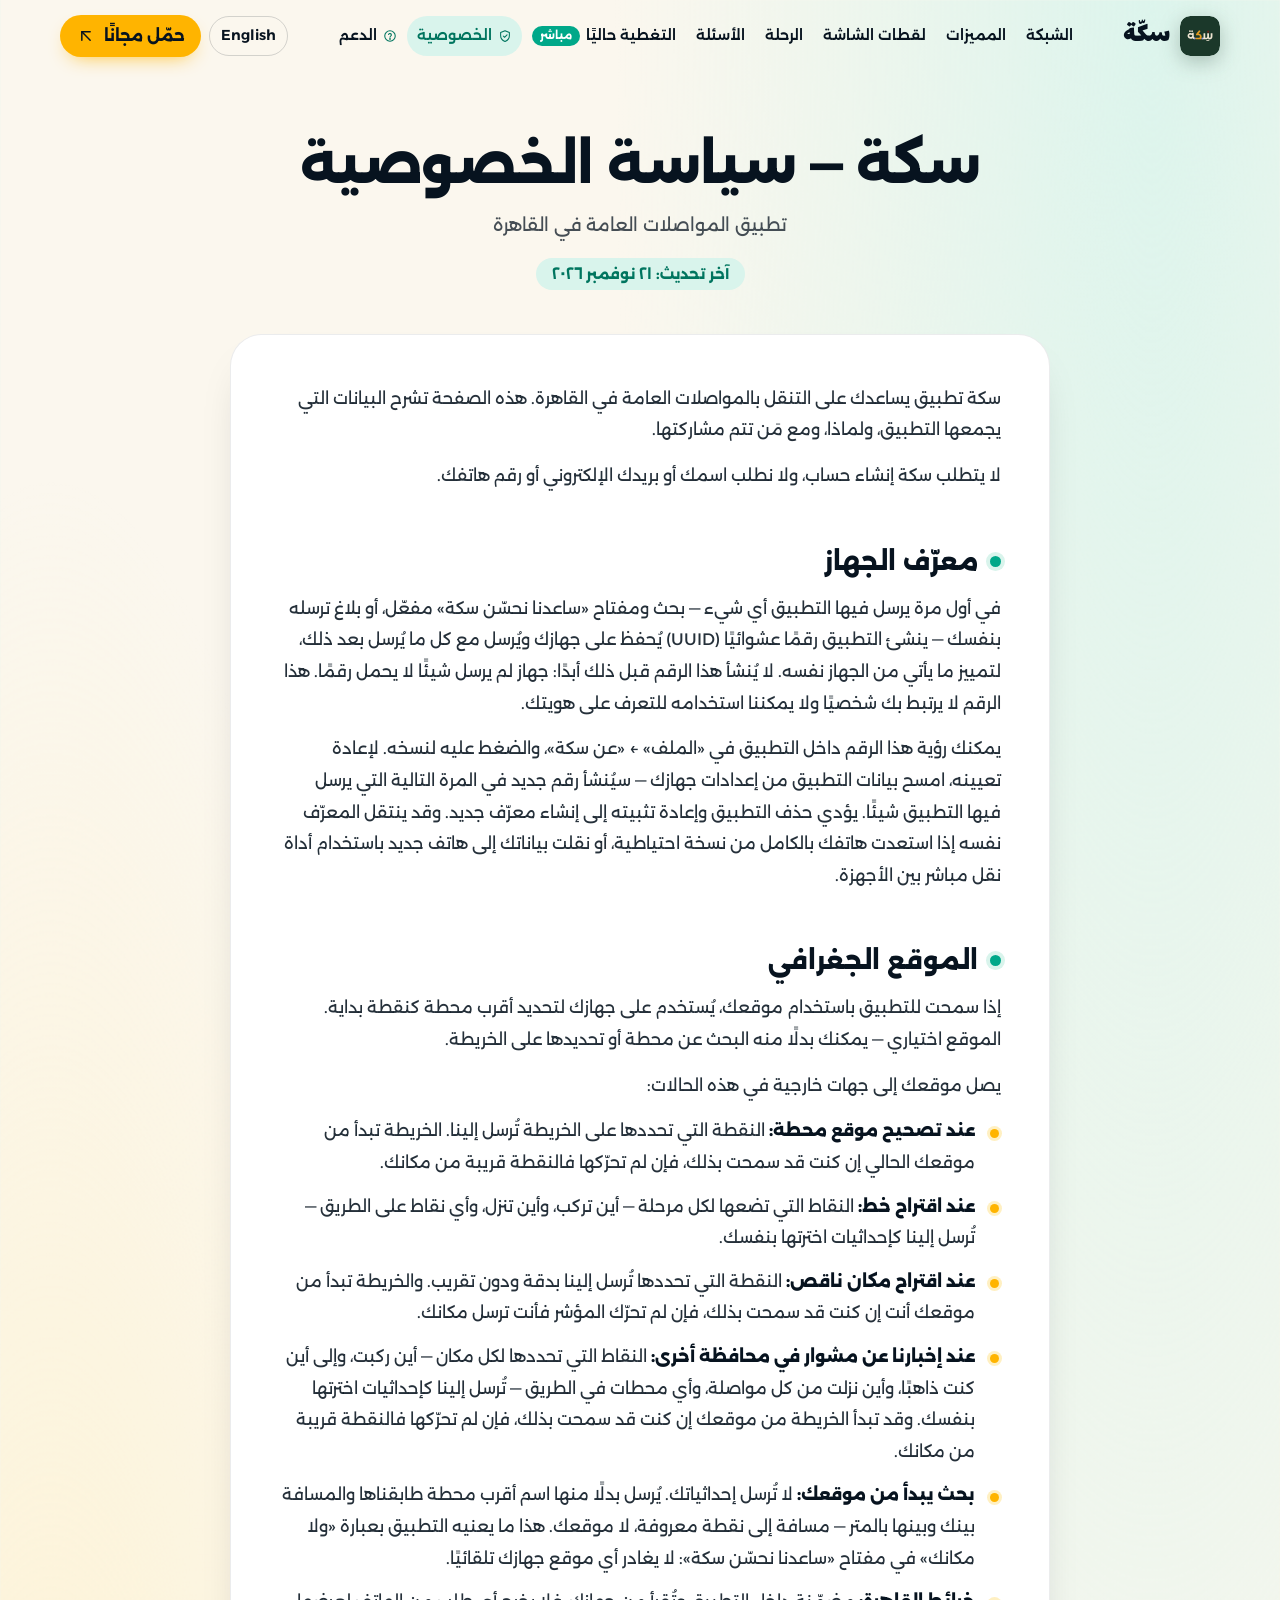
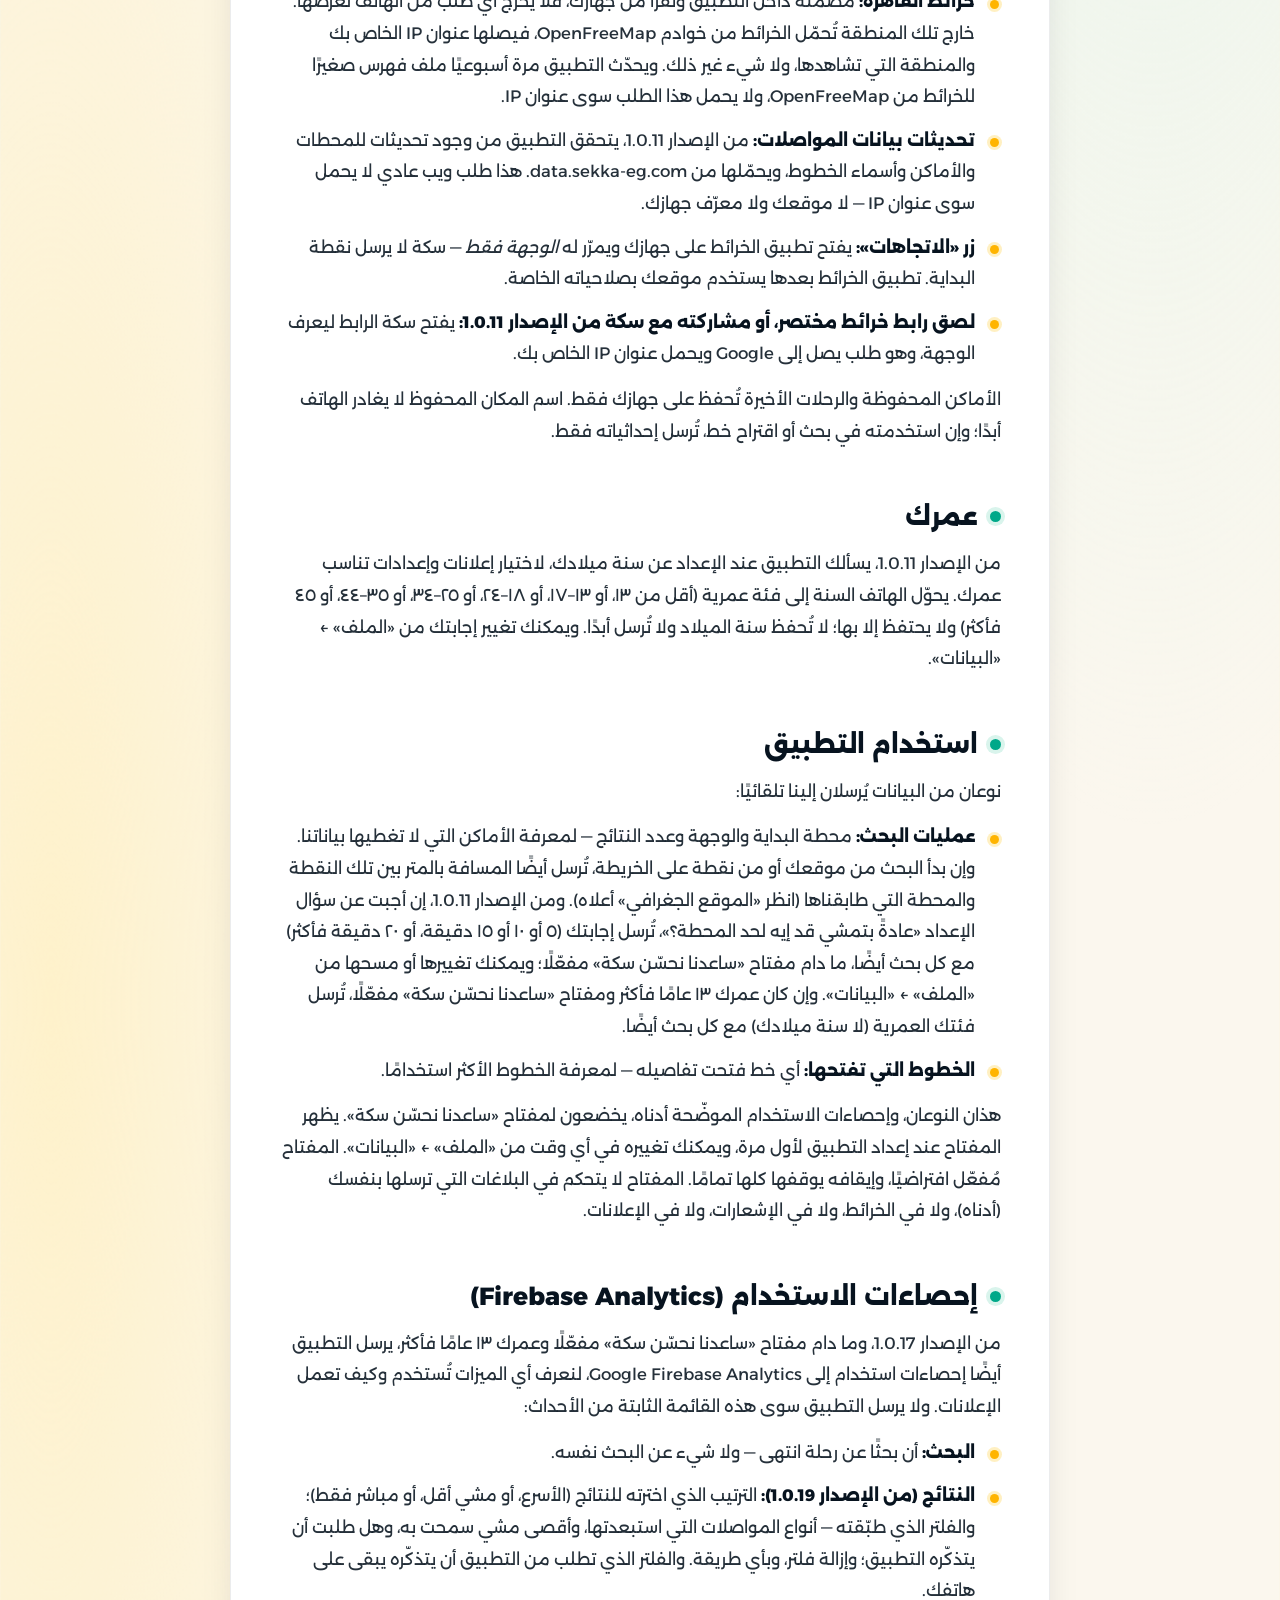
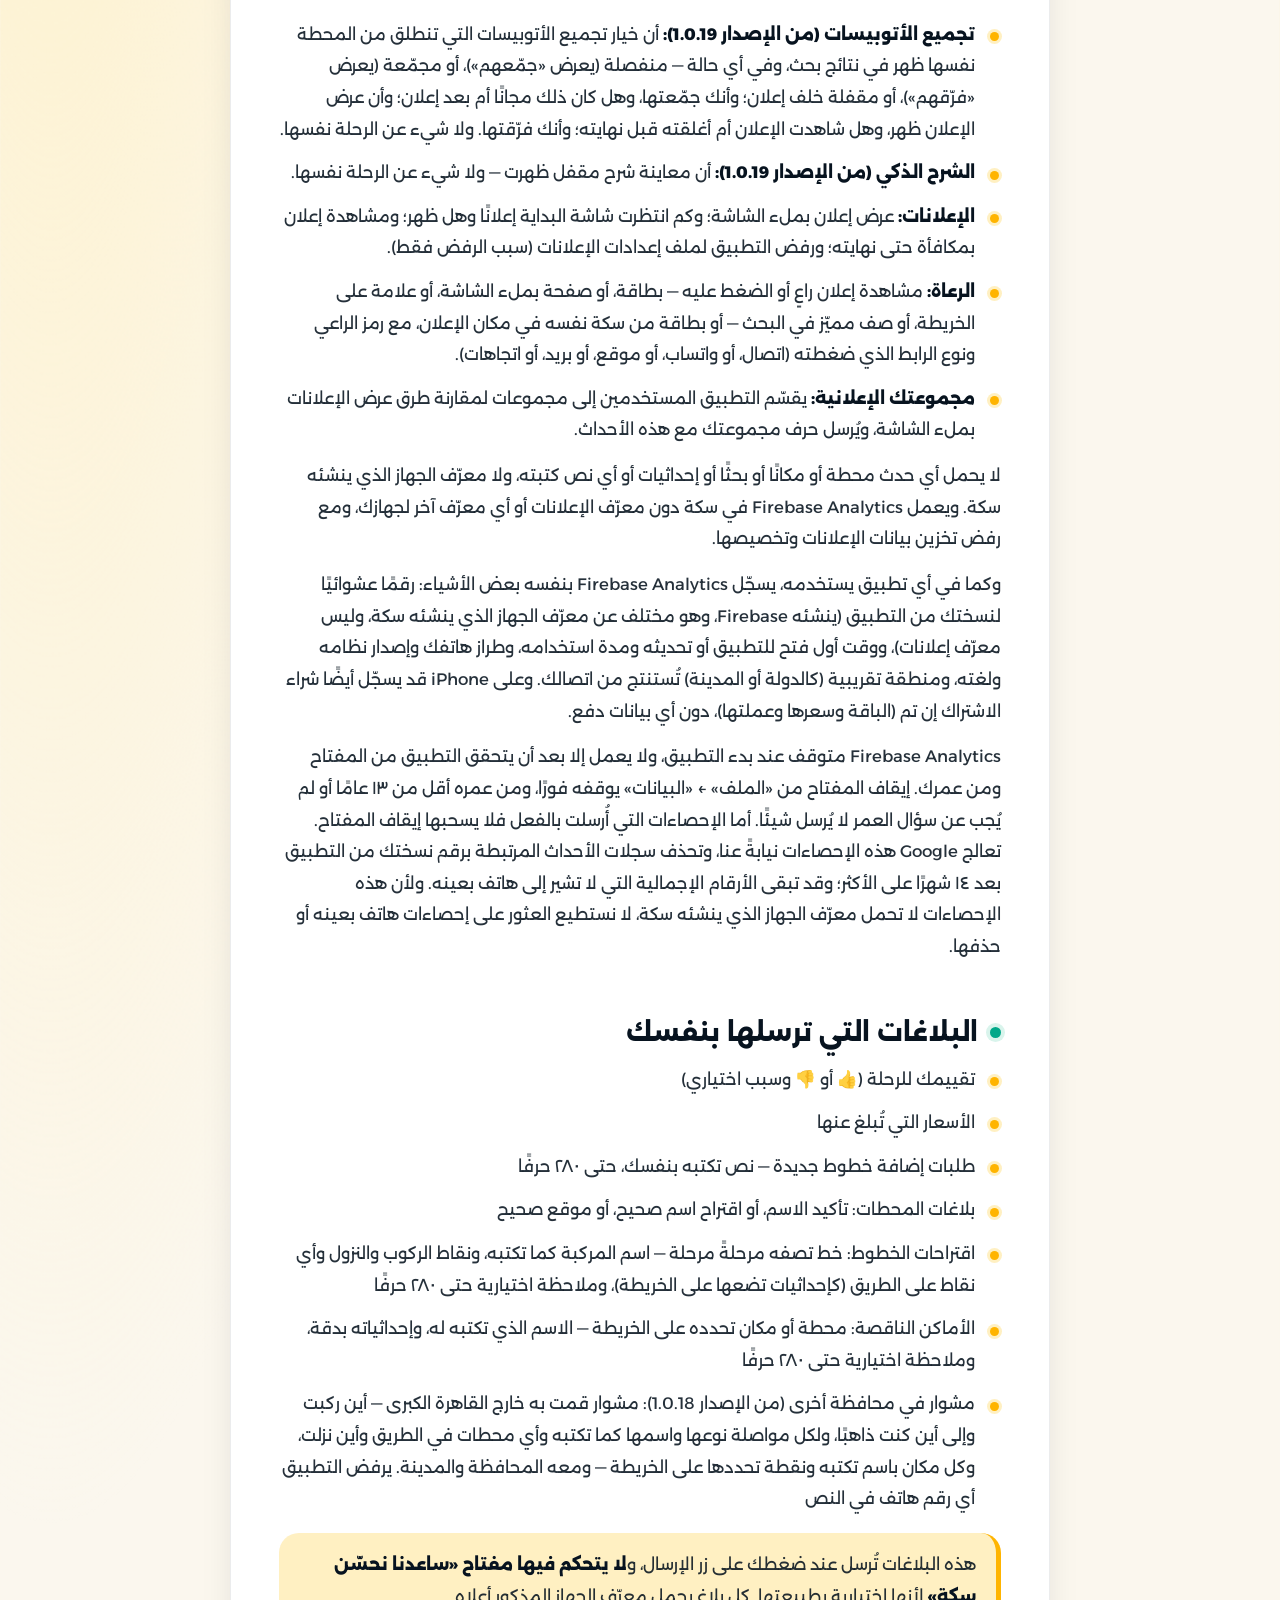
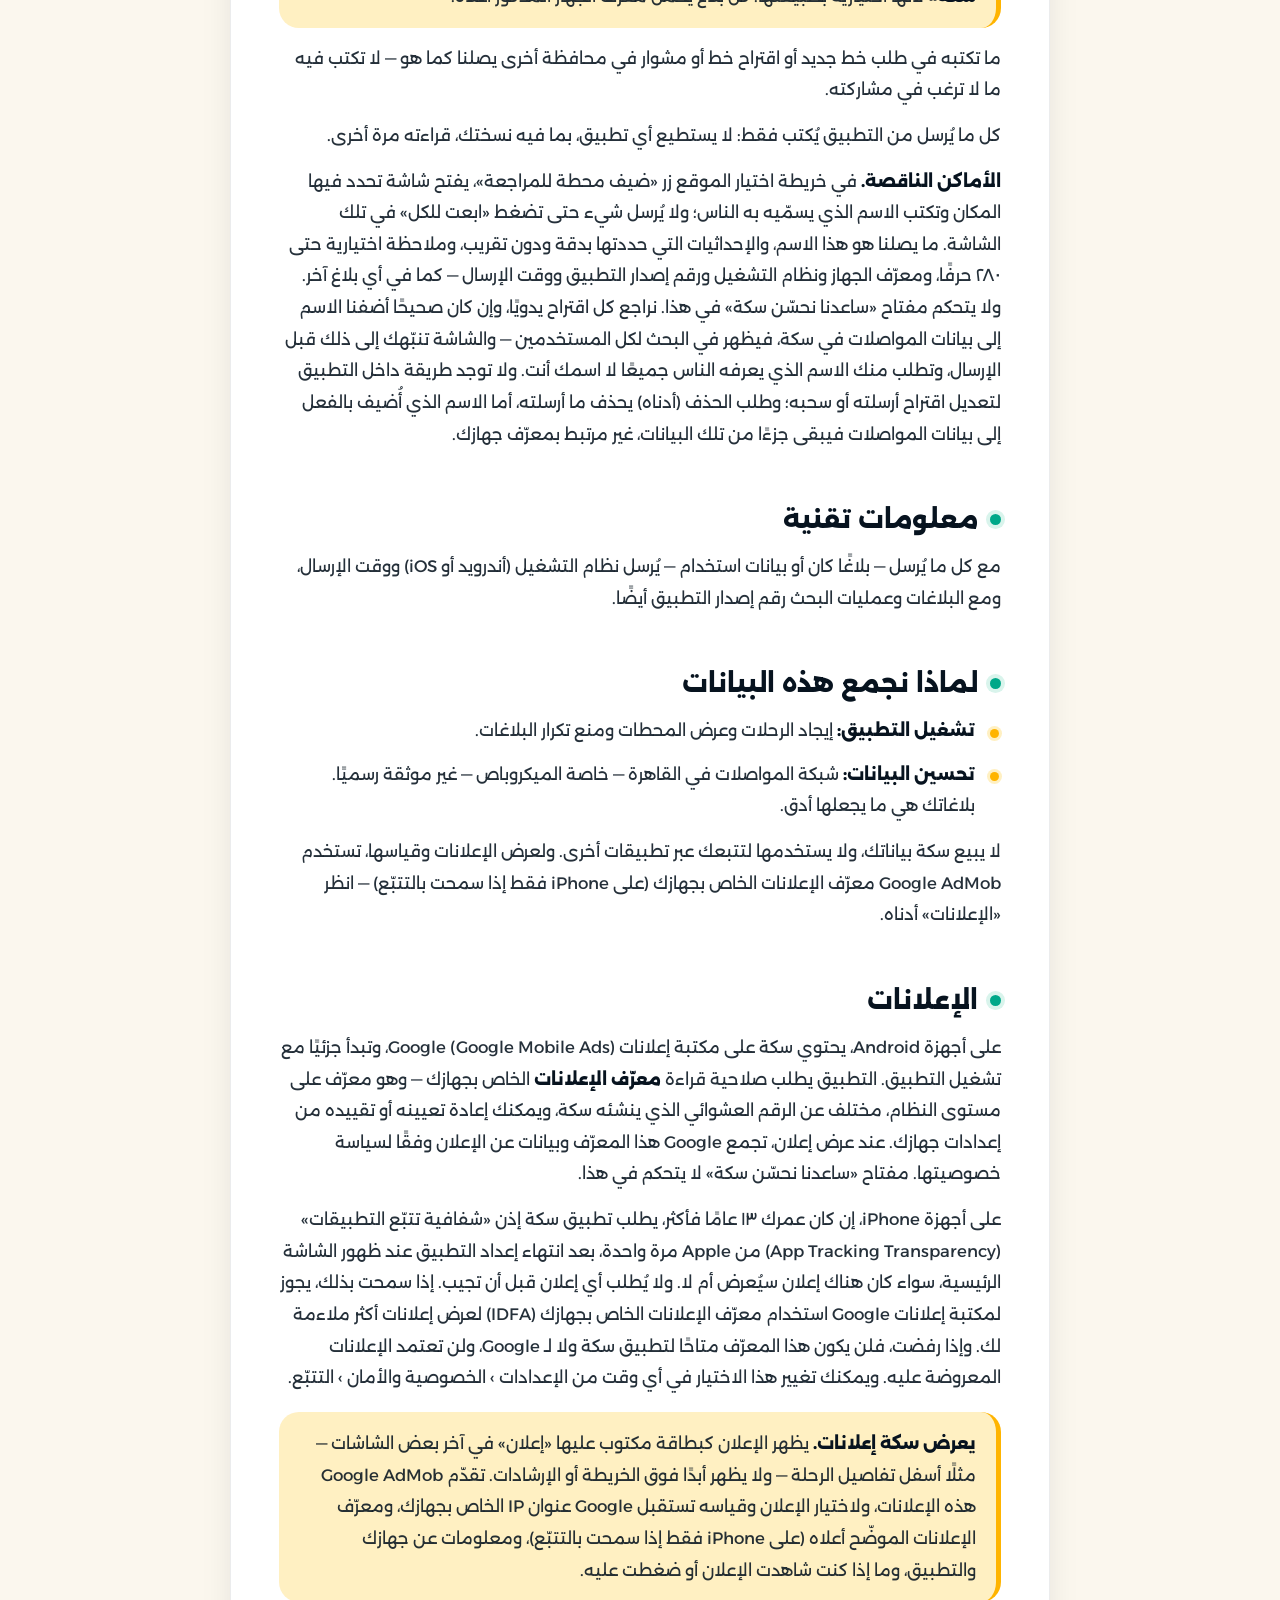
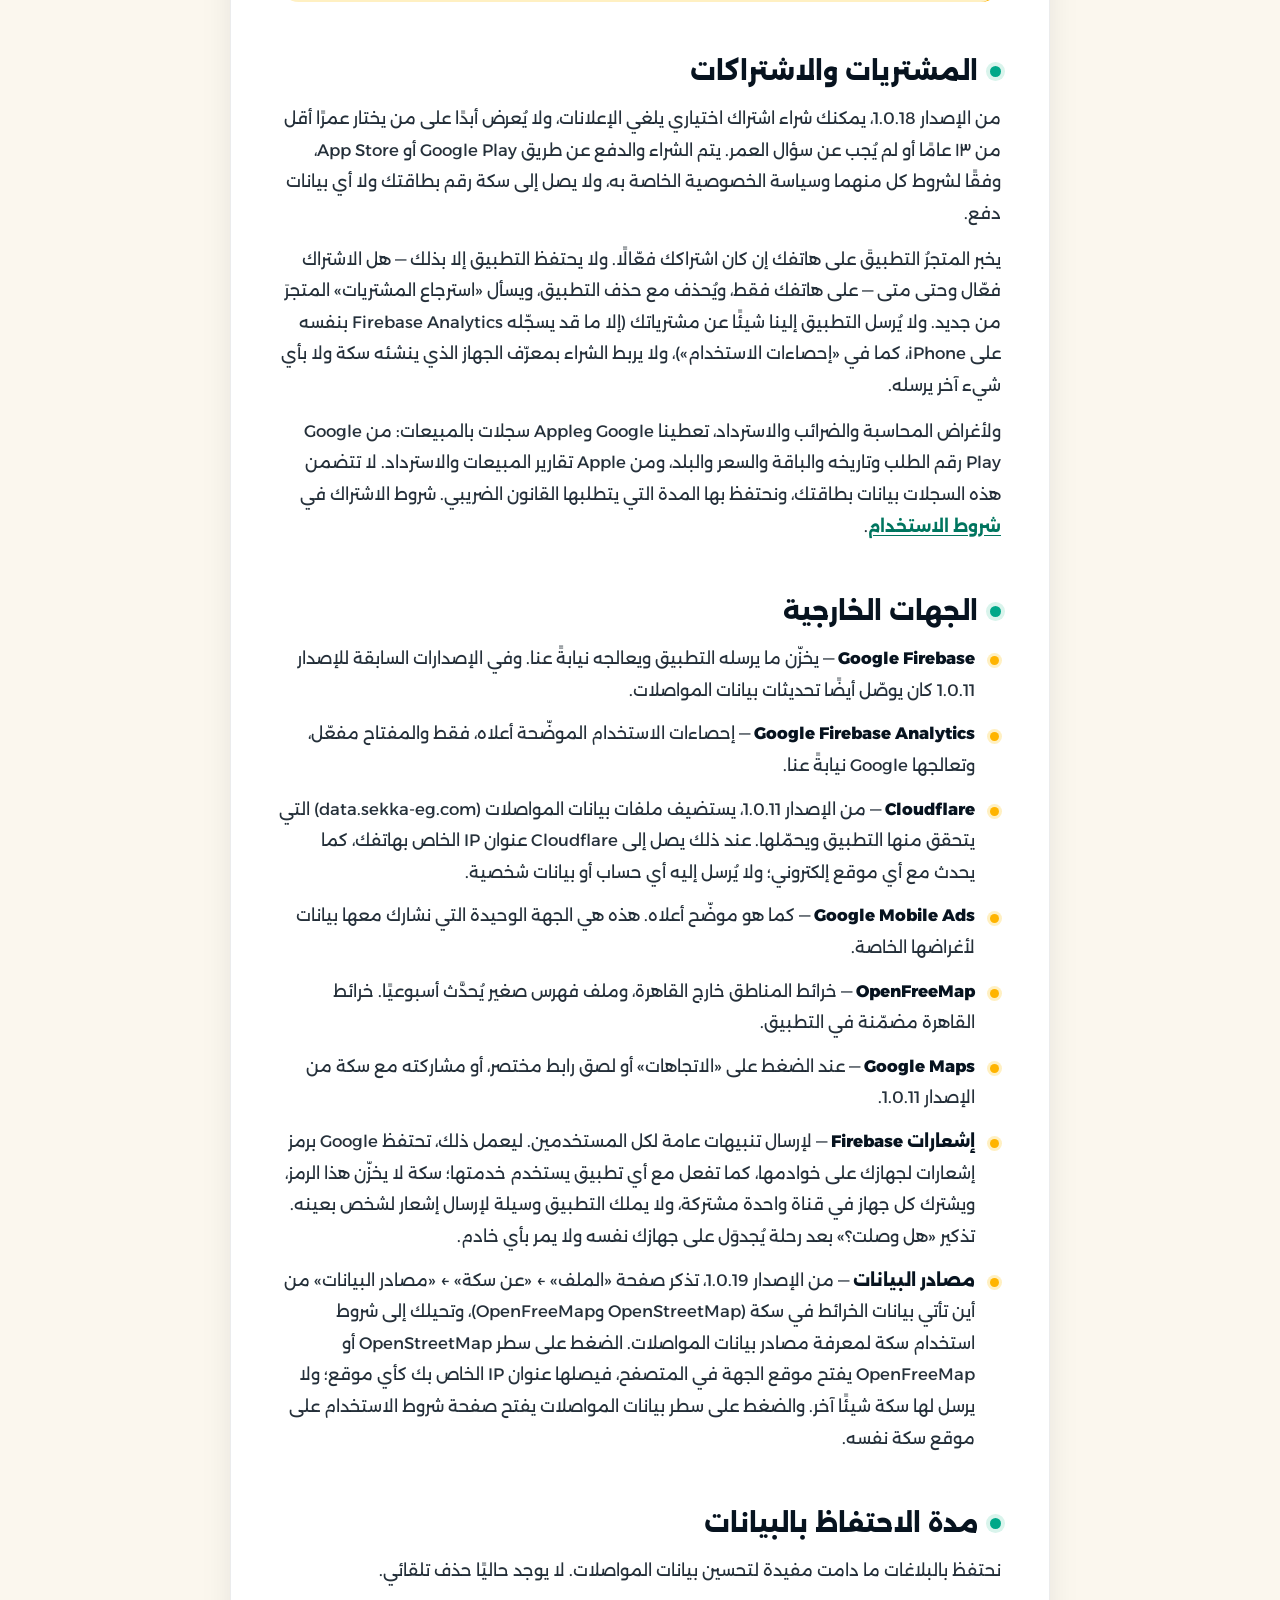
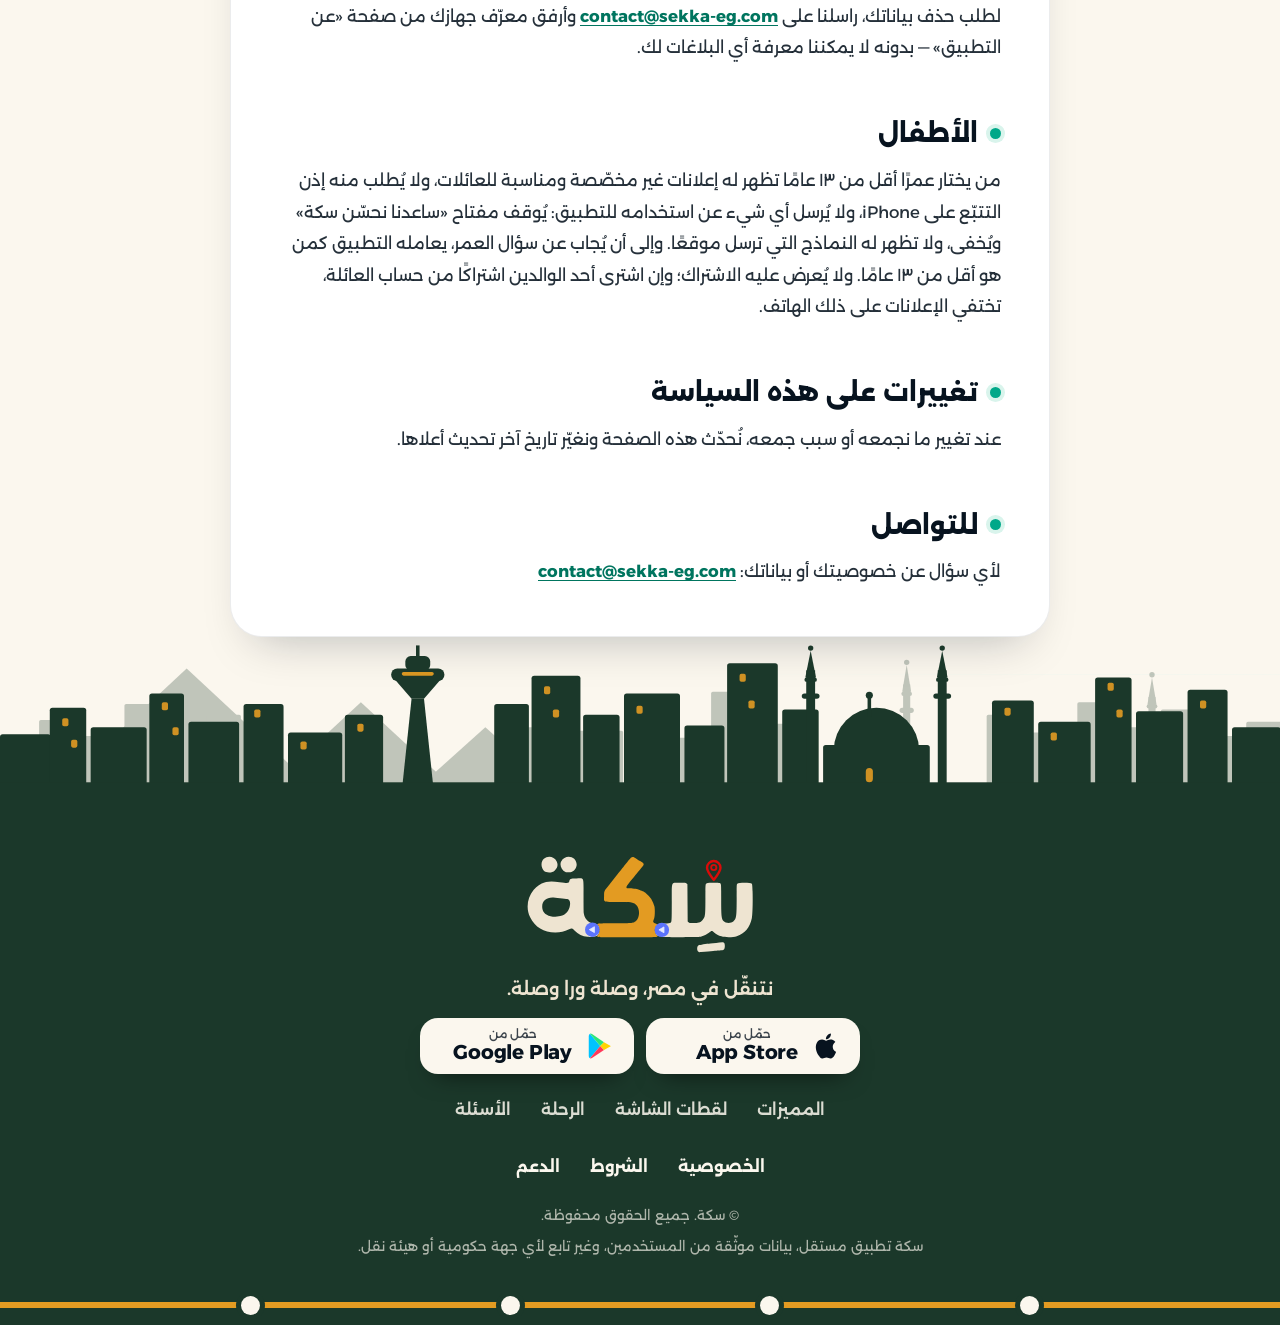
<file: privacy/index.html>
<!doctype html>
<html lang="ar" dir="rtl">
  <head>
    <meta charset="UTF-8" />
    <meta name="viewport" content="width=device-width, initial-scale=1.0, viewport-fit=cover" />
    <title>Sekka — سكة | Privacy Policy</title>
    <meta name="description" content="سياسة الخصوصية لتطبيق سكة للمواصلات العامة في القاهرة. Privacy policy for Sekka, the Cairo public transport app." />
    <link rel="canonical" href="https://sekka-eg.com/privacy/" />
    <!-- link previews (one address for both languages, so no hreflang; the page shows Arabic first and has its own language switch) -->
    <meta property="og:site_name" content="سكّة مصر" />
    <meta property="og:type" content="website" />
    <meta property="og:url" content="https://sekka-eg.com/privacy/" />
    <meta property="og:locale" content="ar_EG" />
    <meta property="og:locale:alternate" content="en_US" />
    <meta property="og:title" content="Sekka — سكة | Privacy Policy" />
    <meta property="og:description" content="سياسة الخصوصية لتطبيق سكة للمواصلات العامة في القاهرة. Privacy policy for Sekka, the Cairo public transport app." />
    <meta property="og:image" content="https://sekka-eg.com/og-image.png" />
    <meta property="og:image:width" content="1200" />
    <meta property="og:image:height" content="630" />
    <meta name="twitter:card" content="summary_large_image" />
    <meta name="twitter:title" content="Sekka — سكة | Privacy Policy" />
    <meta name="twitter:description" content="سياسة الخصوصية لتطبيق سكة للمواصلات العامة في القاهرة. Privacy policy for Sekka, the Cairo public transport app." />
    <meta name="twitter:image" content="https://sekka-eg.com/og-image.png" />
    <meta name="theme-color" content="#FBF7EE" />
    <link rel="icon" href="/favicon.ico" sizes="32x32" />
    <link rel="icon" type="image/svg+xml" href="/favicon.svg" />
    <link rel="apple-touch-icon" href="/apple-touch-icon.png" />
    <link rel="manifest" href="/manifest.webmanifest" />
    <link rel="preload" href="/fonts/alexandria.woff" as="font" type="font/woff" crossorigin />
    <link rel="preload" href="/fonts/lalezar.woff" as="font" type="font/woff" crossorigin />
    <script type="module" crossorigin src="/assets/privacy-C0IsV5jF.js"></script>
    <link rel="modulepreload" crossorigin href="/assets/graphics-D6lzQR9e.js">
    <link rel="modulepreload" crossorigin href="/assets/LegalPage-BSfom_K4.js">
    <link rel="stylesheet" crossorigin href="/assets/graphics-BiXMYzwF.css">
  </head>
  <body>
    <div id="root"><link rel="preload" as="image" href="/logo.svg"/><link rel="preload" as="image" href="/logo-wordmark.svg"/><div class="page"><a class="skip" href="#ar">تخطَّ إلى المحتوى</a><header class="hdr  "><div class="wrap hdr-in"><a href="/#hero" class="brand" aria-label="سكّة"><img src="/logo.svg" class="brand-logo" width="44" height="44" alt="" decoding="async" draggable="false"/><span>سكّة</span></a><nav class="nav" aria-label="Primary"><a href="/#hero" class="nav-home">الرئيسية</a><a href="/#network">الشبكة</a><a href="/#features">المميزات</a><a href="/#screens">لقطات الشاشة</a><a href="/#journey">الرحلة</a><a href="/#faq">الأسئلة</a><a class="nav-live" href="/#coverage"><span>التغطية حاليًا</span><span class="chip-live">مباشر</span></a><a class="nav-live nav-priv" href="/privacy/" aria-current="page"><svg viewBox="0 0 24 24" class="ico sm" fill="none" stroke="currentColor" stroke-width="1.8" stroke-linecap="round" stroke-linejoin="round" aria-hidden="true" focusable="false"><path d="M12 3l7.500 3v5.500c0 4.500-3 8-7.500 10-4.500-2-7.500-5.500-7.500-10V6z"></path><path d="M9 12l2.200 2.200L15.500 10"></path></svg><span>الخصوصية</span></a><a class="nav-live nav-priv nav-sup" href="/support/"><svg viewBox="0 0 24 24" class="ico sm" fill="none" stroke="currentColor" stroke-width="1.8" stroke-linecap="round" stroke-linejoin="round" aria-hidden="true" focusable="false"><circle cx="12" cy="12" r="9"></circle><path d="M9.600 9.400a2.500 2.500 0 0 1 4.800.9c0 1.700-2.400 2.200-2.400 3.700"></path><circle cx="12" cy="17" r=".6" fill="currentColor"></circle></svg><span>الدعم</span></a><a class="btn btn-yellow nav-cta" href="/#download"><span>حمّل مجانًا</span><svg viewBox="0 0 24 24" class="ico" fill="none" stroke="currentColor" stroke-width="1.8" stroke-linecap="round" stroke-linejoin="round" aria-hidden="true" focusable="false"><line x1="7" y1="17" x2="17" y2="7"></line><polyline points="7 7 17 7 17 17"></polyline></svg></a></nav><div class="hdr-act"><button type="button" class="lang">English</button><a class="btn btn-yellow" href="/#download"><span>حمّل مجانًا</span><svg viewBox="0 0 24 24" class="ico" fill="none" stroke="currentColor" stroke-width="1.8" stroke-linecap="round" stroke-linejoin="round" aria-hidden="true" focusable="false"><line x1="7" y1="17" x2="17" y2="7"></line><polyline points="7 7 17 7 17 17"></polyline></svg></a><button type="button" class="burger" aria-expanded="false" aria-label="القائمة"><span></span><span></span><span></span></button></div></div></header><div class="lp"><div class="wrap"><header class="lp-head"><h1 class="h-sec ink">سكة — سياسة الخصوصية</h1><p class="sec-sub">تطبيق المواصلات العامة في القاهرة</p><p class="eyebrow">آخر تحديث: ٢١ نوفمبر ٢٠٢٦</p></header><div class="lg-card"><main id="ar" lang="ar" dir="rtl" class="lg"><p>سكة تطبيق يساعدك على التنقل بالمواصلات العامة في القاهرة. هذه الصفحة تشرح البيانات التي يجمعها التطبيق، ولماذا، ومع مَن تتم مشاركتها.</p><p>لا يتطلب سكة إنشاء حساب، ولا نطلب اسمك أو بريدك الإلكتروني أو رقم هاتفك.</p><h2>معرّف الجهاز</h2><p>في أول مرة يرسل فيها التطبيق أي شيء — بحث ومفتاح «ساعدنا نحسّن سكة» مفعّل، أو بلاغ ترسله بنفسك — ينشئ التطبيق رقمًا عشوائيًا (UUID) يُحفظ على جهازك ويُرسل مع كل ما يُرسل بعد ذلك، لتمييز ما يأتي من الجهاز نفسه. لا يُنشأ هذا الرقم قبل ذلك أبدًا: جهاز لم يرسل شيئًا لا يحمل رقمًا. هذا الرقم لا يرتبط بك شخصيًا ولا يمكننا استخدامه للتعرف على هويتك.</p><p>يمكنك رؤية هذا الرقم داخل التطبيق في «الملف» ← «عن سكة»، والضغط عليه لنسخه. لإعادة تعيينه، امسح بيانات التطبيق من إعدادات جهازك — سيُنشأ رقم جديد في المرة التالية التي يرسل فيها التطبيق شيئًا. يؤدي حذف التطبيق وإعادة تثبيته إلى إنشاء معرّف جديد. وقد ينتقل المعرّف نفسه إذا استعدت هاتفك بالكامل من نسخة احتياطية، أو نقلت بياناتك إلى هاتف جديد باستخدام أداة نقل مباشر بين الأجهزة.</p><h2>الموقع الجغرافي</h2><p>إذا سمحت للتطبيق باستخدام موقعك، يُستخدم على جهازك لتحديد أقرب محطة كنقطة بداية. الموقع اختياري — يمكنك بدلًا منه البحث عن محطة أو تحديدها على الخريطة.</p><p>يصل موقعك إلى جهات خارجية في هذه الحالات:</p><ul><li><strong>عند تصحيح موقع محطة:</strong> النقطة التي تحددها على الخريطة تُرسل إلينا. الخريطة تبدأ من موقعك الحالي إن كنت قد سمحت بذلك، فإن لم تحرّكها فالنقطة قريبة من مكانك.</li><li><strong>عند اقتراح خط:</strong> النقاط التي تضعها لكل مرحلة — أين تركب، وأين تنزل، وأي نقاط على الطريق — تُرسل إلينا كإحداثيات اخترتها بنفسك.</li><li><strong>عند اقتراح مكان ناقص:</strong> النقطة التي تحددها تُرسل إلينا بدقة ودون تقريب. والخريطة تبدأ من موقعك أنت إن كنت قد سمحت بذلك، فإن لم تحرّك المؤشر فأنت ترسل مكانك.</li><li><strong>عند إخبارنا عن مشوار في محافظة أخرى:</strong> النقاط التي تحددها لكل مكان — أين ركبت، وإلى أين كنت ذاهبًا، وأين نزلت من كل مواصلة، وأي محطات في الطريق — تُرسل إلينا كإحداثيات اخترتها بنفسك. وقد تبدأ الخريطة من موقعك إن كنت قد سمحت بذلك، فإن لم تحرّكها فالنقطة قريبة من مكانك.</li><li><strong>بحث يبدأ من موقعك:</strong> لا تُرسل إحداثياتك. يُرسل بدلًا منها اسم أقرب محطة طابقناها والمسافة بينك وبينها بالمتر — مسافة إلى نقطة معروفة، لا موقعك. هذا ما يعنيه التطبيق بعبارة «ولا مكانك» في مفتاح «ساعدنا نحسّن سكة»: لا يغادر أي موقع جهازك تلقائيًا.</li><li><strong>خرائط القاهرة:</strong> مضمّنة داخل التطبيق وتُقرأ من جهازك، فلا يخرج أي طلب من الهاتف لعرضها. خارج تلك المنطقة تُحمّل الخرائط من خوادم OpenFreeMap، فيصلها عنوان IP الخاص بك والمنطقة التي تشاهدها، ولا شيء غير ذلك. ويحدّث التطبيق مرة أسبوعيًا ملف فهرس صغيرًا للخرائط من OpenFreeMap، ولا يحمل هذا الطلب سوى عنوان IP.</li><li><strong>تحديثات بيانات المواصلات:</strong> من الإصدار 1.0.11، يتحقق التطبيق من وجود تحديثات للمحطات والأماكن وأسماء الخطوط، ويحمّلها من data.sekka-eg.com. هذا طلب ويب عادي لا يحمل سوى عنوان IP — لا موقعك ولا معرّف جهازك.</li><li><strong>زر «الاتجاهات»:</strong> يفتح تطبيق الخرائط على جهازك ويمرّر له <em>الوجهة فقط</em> — سكة لا يرسل نقطة البداية. تطبيق الخرائط بعدها يستخدم موقعك بصلاحياته الخاصة.</li><li><strong>لصق رابط خرائط مختصر، أو مشاركته مع سكة من الإصدار 1.0.11:</strong> يفتح سكة الرابط ليعرف الوجهة، وهو طلب يصل إلى Google ويحمل عنوان IP الخاص بك.</li></ul><p>الأماكن المحفوظة والرحلات الأخيرة تُحفظ على جهازك فقط. اسم المكان المحفوظ لا يغادر الهاتف أبدًا؛ وإن استخدمته في بحث أو اقتراح خط، تُرسل إحداثياته فقط.</p><h2>عمرك</h2><p>من الإصدار 1.0.11، يسألك التطبيق عند الإعداد عن سنة ميلادك، لاختيار إعلانات وإعدادات تناسب عمرك. يحوّل الهاتف السنة إلى فئة عمرية (أقل من ١٣، أو ١٣–١٧، أو ١٨–٢٤، أو ٢٥–٣٤، أو ٣٥–٤٤، أو ٤٥ فأكثر) ولا يحتفظ إلا بها؛ لا تُحفظ سنة الميلاد ولا تُرسل أبدًا. ويمكنك تغيير إجابتك من «الملف» ← «البيانات».</p><h2>استخدام التطبيق</h2><p>نوعان من البيانات يُرسلان إلينا تلقائيًا:</p><ul><li><strong>عمليات البحث:</strong> محطة البداية والوجهة وعدد النتائج — لمعرفة الأماكن التي لا تغطيها بياناتنا. وإن بدأ البحث من موقعك أو من نقطة على الخريطة، تُرسل أيضًا المسافة بالمتر بين تلك النقطة والمحطة التي طابقناها (انظر «الموقع الجغرافي» أعلاه). ومن الإصدار 1.0.11، إن أجبت عن سؤال الإعداد «عادةً بتمشي قد إيه لحد المحطة؟»، تُرسل إجابتك (٥ أو ١٠ أو ١٥ دقيقة، أو ٢٠ دقيقة فأكثر) مع كل بحث أيضًا، ما دام مفتاح «ساعدنا نحسّن سكة» مفعّلًا؛ ويمكنك تغييرها أو مسحها من «الملف» ← «البيانات». وإن كان عمرك ١٣ عامًا فأكثر ومفتاح «ساعدنا نحسّن سكة» مفعّلًا، تُرسل فئتك العمرية (لا سنة ميلادك) مع كل بحث أيضًا.</li><li><strong>الخطوط التي تفتحها:</strong> أي خط فتحت تفاصيله — لمعرفة الخطوط الأكثر استخدامًا.</li></ul><p>هذان النوعان، وإحصاءات الاستخدام الموضّحة أدناه، يخضعون لمفتاح «ساعدنا نحسّن سكة». يظهر المفتاح عند إعداد التطبيق لأول مرة، ويمكنك تغييره في أي وقت من «الملف» ← «البيانات». المفتاح مُفعّل افتراضيًا، وإيقافه يوقفها كلها تمامًا. المفتاح لا يتحكم في البلاغات التي ترسلها بنفسك (أدناه)، ولا في الخرائط، ولا في الإشعارات، ولا في الإعلانات.</p><h2>إحصاءات الاستخدام (Firebase Analytics)</h2><p>من الإصدار 1.0.17، وما دام مفتاح «ساعدنا نحسّن سكة» مفعّلًا وعمرك ١٣ عامًا فأكثر، يرسل التطبيق أيضًا إحصاءات استخدام إلى Google Firebase Analytics، لنعرف أي الميزات تُستخدم وكيف تعمل الإعلانات. ولا يرسل التطبيق سوى هذه القائمة الثابتة من الأحداث:</p><ul><li><strong>البحث:</strong> أن بحثًا عن رحلة انتهى — ولا شيء عن البحث نفسه.</li><li><strong>النتائج (من الإصدار 1.0.19):</strong> الترتيب الذي اخترته للنتائج (الأسرع، أو مشي أقل، أو مباشر فقط)؛ والفلتر الذي طبّقته — أنواع المواصلات التي استبعدتها، وأقصى مشي سمحت به، وهل طلبت أن يتذكّره التطبيق؛ وإزالة فلتر، وبأي طريقة. والفلتر الذي تطلب من التطبيق أن يتذكّره يبقى على هاتفك.</li><li><strong>تجميع الأتوبيسات (من الإصدار 1.0.19):</strong> أن خيار تجميع الأتوبيسات التي تنطلق من المحطة نفسها ظهر في نتائج بحث، وفي أي حالة — منفصلة (يعرض «جمّعهم»)، أو مجمّعة (يعرض «فرّقهم»)، أو مقفلة خلف إعلان؛ وأنك جمّعتها، وهل كان ذلك مجانًا أم بعد إعلان؛ وأن عرض الإعلان ظهر، وهل شاهدت الإعلان أم أغلقته قبل نهايته؛ وأنك فرّقتها. ولا شيء عن الرحلة نفسها.</li><li><strong>الشرح الذكي (من الإصدار 1.0.19):</strong> أن معاينة شرح مقفل ظهرت — ولا شيء عن الرحلة نفسها.</li><li><strong>الإعلانات:</strong> عرض إعلان بملء الشاشة؛ وكم انتظرت شاشة البداية إعلانًا وهل ظهر؛ ومشاهدة إعلان بمكافأة حتى نهايته؛ ورفض التطبيق لملف إعدادات الإعلانات (سبب الرفض فقط).</li><li><strong>الرعاة:</strong> مشاهدة إعلان راعٍ أو الضغط عليه — بطاقة، أو صفحة بملء الشاشة، أو علامة على الخريطة، أو صف مميّز في البحث — أو بطاقة من سكة نفسه في مكان الإعلان، مع رمز الراعي ونوع الرابط الذي ضغطته (اتصال، أو واتساب، أو موقع، أو بريد، أو اتجاهات).</li><li><strong>مجموعتك الإعلانية:</strong> يقسّم التطبيق المستخدمين إلى مجموعات لمقارنة طرق عرض الإعلانات بملء الشاشة، ويُرسل حرف مجموعتك مع هذه الأحداث.</li></ul><p>لا يحمل أي حدث محطة أو مكانًا أو بحثًا أو إحداثيات أو أي نص كتبته، ولا معرّف الجهاز الذي ينشئه سكة. ويعمل Firebase Analytics في سكة دون معرّف الإعلانات أو أي معرّف آخر لجهازك، ومع رفض تخزين بيانات الإعلانات وتخصيصها.</p><p>وكما في أي تطبيق يستخدمه، يسجّل Firebase Analytics بنفسه بعض الأشياء: رقمًا عشوائيًا لنسختك من التطبيق (ينشئه Firebase، وهو مختلف عن معرّف الجهاز الذي ينشئه سكة، وليس معرّف إعلانات)، ووقت أول فتح للتطبيق أو تحديثه ومدة استخدامه، وطراز هاتفك وإصدار نظامه ولغته، ومنطقة تقريبية (كالدولة أو المدينة) تُستنتج من اتصالك. وعلى iPhone قد يسجّل أيضًا شراء الاشتراك إن تم (الباقة وسعرها وعملتها)، دون أي بيانات دفع.</p><p>Firebase Analytics متوقف عند بدء التطبيق، ولا يعمل إلا بعد أن يتحقق التطبيق من المفتاح ومن عمرك. إيقاف المفتاح من «الملف» ← «البيانات» يوقفه فورًا، ومن عمره أقل من ١٣ عامًا أو لم يُجب عن سؤال العمر لا يُرسل شيئًا. أما الإحصاءات التي أُرسلت بالفعل فلا يسحبها إيقاف المفتاح. تعالج Google هذه الإحصاءات نيابةً عنا، وتحذف سجلات الأحداث المرتبطة برقم نسختك من التطبيق بعد ١٤ شهرًا على الأكثر؛ وقد تبقى الأرقام الإجمالية التي لا تشير إلى هاتف بعينه. ولأن هذه الإحصاءات لا تحمل معرّف الجهاز الذي ينشئه سكة، لا نستطيع العثور على إحصاءات هاتف بعينه أو حذفها.</p><h2>البلاغات التي ترسلها بنفسك</h2><ul><li>تقييمك للرحلة (👍 أو 👎 وسبب اختياري)</li><li>الأسعار التي تُبلغ عنها</li><li>طلبات إضافة خطوط جديدة — نص تكتبه بنفسك، حتى ٢٨٠ حرفًا</li><li>بلاغات المحطات: تأكيد الاسم، أو اقتراح اسم صحيح، أو موقع صحيح</li><li>اقتراحات الخطوط: خط تصفه مرحلةً مرحلة — اسم المركبة كما تكتبه، ونقاط الركوب والنزول وأي نقاط على الطريق (كإحداثيات تضعها على الخريطة)، وملاحظة اختيارية حتى ٢٨٠ حرفًا</li><li>الأماكن الناقصة: محطة أو مكان تحدده على الخريطة — الاسم الذي تكتبه له، وإحداثياته بدقة، وملاحظة اختيارية حتى ٢٨٠ حرفًا</li><li>مشوار في محافظة أخرى (من الإصدار 1.0.18): مشوار قمت به خارج القاهرة الكبرى — أين ركبت وإلى أين كنت ذاهبًا، ولكل مواصلة نوعها واسمها كما تكتبه وأي محطات في الطريق وأين نزلت، وكل مكان باسم تكتبه ونقطة تحددها على الخريطة — ومعه المحافظة والمدينة. يرفض التطبيق أي رقم هاتف في النص</li></ul><div class="lg-note">هذه البلاغات تُرسل عند ضغطك على زر الإرسال، و<strong>لا يتحكم فيها مفتاح «ساعدنا نحسّن سكة»</strong> لأنها اختيارية بطبيعتها. كل بلاغ يحمل معرّف الجهاز المذكور أعلاه.</div><p>ما تكتبه في طلب خط جديد أو اقتراح خط أو مشوار في محافظة أخرى يصلنا كما هو — لا تكتب فيه ما لا ترغب في مشاركته.</p><p>كل ما يُرسل من التطبيق يُكتب فقط: لا يستطيع أي تطبيق، بما فيه نسختك، قراءته مرة أخرى.</p><p><strong>الأماكن الناقصة.</strong> في خريطة اختيار الموقع زر «ضيف محطة للمراجعة»، يفتح شاشة تحدد فيها المكان وتكتب الاسم الذي يسمّيه به الناس؛ ولا يُرسل شيء حتى تضغط «ابعت للكل» في تلك الشاشة. ما يصلنا هو هذا الاسم، والإحداثيات التي حددتها بدقة ودون تقريب، وملاحظة اختيارية حتى ٢٨٠ حرفًا، ومعرّف الجهاز ونظام التشغيل ورقم إصدار التطبيق ووقت الإرسال — كما في أي بلاغ آخر. ولا يتحكم مفتاح «ساعدنا نحسّن سكة» في هذا. نراجع كل اقتراح يدويًا، وإن كان صحيحًا أضفنا الاسم إلى بيانات المواصلات في سكة، فيظهر في البحث لكل المستخدمين — والشاشة تنبّهك إلى ذلك قبل الإرسال، وتطلب منك الاسم الذي يعرفه الناس جميعًا لا اسمك أنت. ولا توجد طريقة داخل التطبيق لتعديل اقتراح أرسلته أو سحبه؛ وطلب الحذف (أدناه) يحذف ما أرسلته، أما الاسم الذي أُضيف بالفعل إلى بيانات المواصلات فيبقى جزءًا من تلك البيانات، غير مرتبط بمعرّف جهازك.</p><h2>معلومات تقنية</h2><p>مع كل ما يُرسل — بلاغًا كان أو بيانات استخدام — يُرسل نظام التشغيل (أندرويد أو iOS) ووقت الإرسال، ومع البلاغات وعمليات البحث رقم إصدار التطبيق أيضًا.</p><h2>لماذا نجمع هذه البيانات</h2><ul><li><strong>تشغيل التطبيق:</strong> إيجاد الرحلات وعرض المحطات ومنع تكرار البلاغات.</li><li><strong>تحسين البيانات:</strong> شبكة المواصلات في القاهرة — خاصة الميكروباص — غير موثقة رسميًا. بلاغاتك هي ما يجعلها أدق.</li></ul><p>لا يبيع سكة بياناتك، ولا يستخدمها لتتبعك عبر تطبيقات أخرى. ولعرض الإعلانات وقياسها، تستخدم Google AdMob معرّف الإعلانات الخاص بجهازك (على iPhone فقط إذا سمحت بالتتبّع) — انظر «الإعلانات» أدناه.</p><h2>الإعلانات</h2><p>على أجهزة Android، يحتوي سكة على مكتبة إعلانات Google (Google Mobile Ads)، وتبدأ جزئيًا مع تشغيل التطبيق. التطبيق يطلب صلاحية قراءة <strong>معرّف الإعلانات</strong> الخاص بجهازك — وهو معرّف على مستوى النظام، مختلف عن الرقم العشوائي الذي ينشئه سكة، ويمكنك إعادة تعيينه أو تقييده من إعدادات جهازك. عند عرض إعلان، تجمع Google هذا المعرّف وبيانات عن الإعلان وفقًا لسياسة خصوصيتها. مفتاح «ساعدنا نحسّن سكة» لا يتحكم في هذا.</p><p>على أجهزة iPhone، إن كان عمرك ١٣ عامًا فأكثر، يطلب تطبيق سكة إذن «شفافية تتبّع التطبيقات» (App Tracking Transparency) من Apple مرة واحدة، بعد انتهاء إعداد التطبيق عند ظهور الشاشة الرئيسية، سواء كان هناك إعلان سيُعرض أم لا. ولا يُطلب أي إعلان قبل أن تجيب. إذا سمحت بذلك، يجوز لمكتبة إعلانات Google استخدام معرّف الإعلانات الخاص بجهازك (IDFA) لعرض إعلانات أكثر ملاءمة لك. وإذا رفضت، فلن يكون هذا المعرّف متاحًا لتطبيق سكة ولا لـ Google، ولن تعتمد الإعلانات المعروضة عليه. ويمكنك تغيير هذا الاختيار في أي وقت من الإعدادات › الخصوصية والأمان › التتبّع.</p><div class="lg-note"><strong>يعرض سكة إعلانات.</strong> يظهر الإعلان كبطاقة مكتوب عليها «إعلان» في آخر بعض الشاشات — مثلًا أسفل تفاصيل الرحلة — ولا يظهر أبدًا فوق الخريطة أو الإرشادات. تقدّم Google AdMob هذه الإعلانات، ولاختيار الإعلان وقياسه تستقبل Google عنوان IP الخاص بجهازك، ومعرّف الإعلانات الموضّح أعلاه (على iPhone فقط إذا سمحت بالتتبّع)، ومعلومات عن جهازك والتطبيق، وما إذا كنت شاهدت الإعلان أو ضغطت عليه.</div><h2>المشتريات والاشتراكات</h2><p>من الإصدار 1.0.18، يمكنك شراء اشتراك اختياري يلغي الإعلانات، ولا يُعرض أبدًا على من يختار عمرًا أقل من ١٣ عامًا أو لم يُجب عن سؤال العمر. يتم الشراء والدفع عن طريق Google Play أو App Store، وفقًا لشروط كل منهما وسياسة الخصوصية الخاصة به، ولا يصل إلى سكة رقم بطاقتك ولا أي بيانات دفع.</p><p>يخبر المتجرُ التطبيقَ على هاتفك إن كان اشتراكك فعّالًا. ولا يحتفظ التطبيق إلا بذلك — هل الاشتراك فعّال وحتى متى — على هاتفك فقط، ويُحذف مع حذف التطبيق، ويسأل «استرجاع المشتريات» المتجرَ من جديد. ولا يُرسل التطبيق إلينا شيئًا عن مشترياتك (إلا ما قد يسجّله Firebase Analytics بنفسه على iPhone، كما في «إحصاءات الاستخدام»)، ولا يربط الشراء بمعرّف الجهاز الذي ينشئه سكة ولا بأي شيء آخر يرسله.</p><p>ولأغراض المحاسبة والضرائب والاسترداد، تعطينا Google وApple سجلات بالمبيعات: من Google Play رقم الطلب وتاريخه والباقة والسعر والبلد، ومن Apple تقارير المبيعات والاسترداد. لا تتضمن هذه السجلات بيانات بطاقتك، ونحتفظ بها المدة التي يتطلبها القانون الضريبي. شروط الاشتراك في <a href="/terms/">شروط الاستخدام</a>.</p><h2>الجهات الخارجية</h2><ul><li><strong>Google Firebase</strong> — يخزّن ما يرسله التطبيق ويعالجه نيابةً عنا. وفي الإصدارات السابقة للإصدار 1.0.11 كان يوصّل أيضًا تحديثات بيانات المواصلات.</li><li><strong>Google Firebase Analytics</strong> — إحصاءات الاستخدام الموضّحة أعلاه، فقط والمفتاح مفعّل، وتعالجها Google نيابةً عنا.</li><li><strong>Cloudflare</strong> — من الإصدار 1.0.11، يستضيف ملفات بيانات المواصلات (data.sekka-eg.com) التي يتحقق منها التطبيق ويحمّلها. عند ذلك يصل إلى Cloudflare عنوان IP الخاص بهاتفك، كما يحدث مع أي موقع إلكتروني؛ ولا يُرسل إليه أي حساب أو بيانات شخصية.</li><li><strong>Google Mobile Ads</strong> — كما هو موضّح أعلاه. هذه هي الجهة الوحيدة التي نشارك معها بيانات لأغراضها الخاصة.</li><li><strong>OpenFreeMap</strong> — خرائط المناطق خارج القاهرة، وملف فهرس صغير يُحدَّث أسبوعيًا. خرائط القاهرة مضمّنة في التطبيق.</li><li><strong>Google Maps</strong> — عند الضغط على «الاتجاهات» أو لصق رابط مختصر، أو مشاركته مع سكة من الإصدار 1.0.11.</li><li><strong>إشعارات Firebase</strong> — لإرسال تنبيهات عامة لكل المستخدمين. ليعمل ذلك، تحتفظ Google برمز إشعارات لجهازك على خوادمها، كما تفعل مع أي تطبيق يستخدم خدمتها؛ سكة لا يخزّن هذا الرمز، ويشترك كل جهاز في قناة واحدة مشتركة، ولا يملك التطبيق وسيلة لإرسال إشعار لشخص بعينه. تذكير «هل وصلت؟» بعد رحلة يُجدوَل على جهازك نفسه ولا يمر بأي خادم.</li><li><strong>مصادر البيانات</strong> — من الإصدار 1.0.19، تذكر صفحة «الملف» ← «عن سكة» ← «مصادر البيانات» من أين تأتي بيانات الخرائط في سكة (OpenStreetMap وOpenFreeMap)، وتحيلك إلى شروط استخدام سكة لمعرفة مصادر بيانات المواصلات. الضغط على سطر OpenStreetMap أو OpenFreeMap يفتح موقع الجهة في المتصفح، فيصلها عنوان IP الخاص بك كأي موقع؛ ولا يرسل لها سكة شيئًا آخر. والضغط على سطر بيانات المواصلات يفتح صفحة شروط الاستخدام على موقع سكة نفسه.</li></ul><h2>مدة الاحتفاظ بالبيانات</h2><p>نحتفظ بالبلاغات ما دامت مفيدة لتحسين بيانات المواصلات. لا يوجد حاليًا حذف تلقائي.</p><p>لطلب حذف بياناتك، راسلنا على <a href="mailto:contact@sekka-eg.com">contact@sekka-eg.com</a> وأرفق معرّف جهازك من صفحة «عن التطبيق» — بدونه لا يمكننا معرفة أي البلاغات لك.</p><h2>الأطفال</h2><p>من يختار عمرًا أقل من ١٣ عامًا تظهر له إعلانات غير مخصّصة ومناسبة للعائلات، ولا يُطلب منه إذن التتبّع على iPhone، ولا يُرسل أي شيء عن استخدامه للتطبيق: يُوقف مفتاح «ساعدنا نحسّن سكة» ويُخفى، ولا تظهر له النماذج التي ترسل موقعًا. وإلى أن يُجاب عن سؤال العمر، يعامله التطبيق كمن هو أقل من ١٣ عامًا. ولا يُعرض عليه الاشتراك؛ وإن اشترى أحد الوالدين اشتراكًا من حساب العائلة، تختفي الإعلانات على ذلك الهاتف.</p><h2>تغييرات على هذه السياسة</h2><p>عند تغيير ما نجمعه أو سبب جمعه، نُحدّث هذه الصفحة ونغيّر تاريخ آخر تحديث أعلاها.</p><h2>للتواصل</h2><p>لأي سؤال عن خصوصيتك أو بياناتك: <a href="mailto:contact@sekka-eg.com">contact@sekka-eg.com</a></p></main><main id="en" lang="en" dir="ltr" class="lg" hidden=""><p>Sekka helps you get around Cairo by public transport. This page explains what the app collects, why, and who it goes to.</p><p>Sekka has no accounts. We never ask for your name, email address, or phone number.</p><h2>Your device identifier</h2><p>The first time the app sends anything — a search with the <em>Help improve Sekka</em> switch on, or a report you send yourself — it generates a random number (a UUID), stores it on your device, and sends it with everything it sends after that, so we can tell what came from the same device. It is never created before then: a device that has sent nothing has no identifier. It is not linked to you, and we cannot use it to identify you.</p><p>You can see it in the app under Profile → About Sekka, and tap to copy it. To reset it, clear the app&#x27;s data in your device settings — a new one is created the next time the app sends something. Uninstalling and reinstalling the app gives you a new one. Restoring your whole phone from a backup, or moving to a new phone with a device-to-device transfer tool, may carry it over.</p><h2>Location</h2><p>If you grant location permission, your location is used on your device to find the nearest stop as a starting point. It is optional — you can search for a stop or pick one on the map instead.</p><p>Your location reaches others in these cases:</p><ul><li><strong>Correcting a stop&#x27;s position:</strong> the point you pick on the map is sent to us. The map opens at your current location if you have allowed that, so if you don&#x27;t move it, the point is near where you are.</li><li><strong>Suggesting a route:</strong> the points you place for each leg — where you board, where you get off, and any points along the way — are sent to us as coordinates you chose.</li><li><strong>Suggesting a place we&#x27;re missing:</strong> the exact point you mark is sent to us, unrounded. The map opens at your own position when you have allowed location, so a crosshair you don&#x27;t move sends where you are.</li><li><strong>Telling us about a trip in another governorate:</strong> the points you mark for each place — where you got on, where you were going, where you got off each ride, and any stops along the way — are sent to us as coordinates you chose. The map may open at your position if you have allowed location, so if you don&#x27;t move it, the point is near where you are.</li><li><strong>A search started from your location:</strong> your coordinates are not sent. What is sent is the nearest stop we matched and how far you were from it, in metres — a distance to a known point, not your position. This is what the app means by &quot;no location&quot; on the <em>Help improve Sekka</em> switch: no position ever leaves your phone automatically.</li><li><strong>Maps of Cairo:</strong> built into the app and read from your device, so no request leaves the phone to show them. Outside that area, map tiles load from OpenFreeMap&#x27;s servers, which receive your IP address and the map area being viewed, and nothing else. Once a week the app also refreshes a small map index file from OpenFreeMap; that request carries only your IP address.</li><li><strong>Transit data updates:</strong> from version 1.0.11, the app checks for and downloads updates to stops, places and route names from data.sekka-eg.com. It is an ordinary web request carrying only your IP address — not your location, and not your device identifier.</li><li><strong>The Directions button:</strong> opens whichever maps app is on your device and passes it <em>the destination only</em> — Sekka does not send your starting point. That app then uses your location under its own permissions.</li><li><strong>A shortened maps link pasted into Sekka, or shared into it from version 1.0.11:</strong> Sekka opens the link to find the destination, and that request reaches Google carrying your IP address.</li></ul><p>Saved places and recent trips are kept on your device only. A saved place&#x27;s name never leaves the phone; if you use one in a search or a route suggestion, only its coordinates travel.</p><h2>Your age</h2><p>From version 1.0.11, the app asks for your year of birth when you set it up, to choose ads and settings that suit your age. Your phone turns the year into an age range (under 13, 13–17, 18–24, 25–34, 35–44, or 45 or older) and keeps only that; your year of birth is never stored or sent. You can change your answer under Profile → Data.</p><h2>How you use the app</h2><p>Two things are sent to us automatically:</p><ul><li><strong>Searches:</strong> your start and destination stops and how many results came back — this shows us where our data has gaps. If a search started from your location or a point on the map, the distance in metres between that point and the stop we matched is sent too (see Location above). From version 1.0.11, if you answered the setup question <em>How far do you usually walk to a stop?</em>, your answer (5, 10 or 15 minutes, or 20 minutes or more) is sent with each search too, only while the <em>Help improve Sekka</em> switch is on; you can change or clear it under Profile → Data. If you are 13 or over and the <em>Help improve Sekka</em> switch is on, your age range (not your year of birth) is sent with each search too.</li><li><strong>Routes you open:</strong> which route&#x27;s details you opened — this shows us which routes get used most.</li></ul><p>These two, and the usage statistics described below, are controlled by the <em>Help improve Sekka</em> switch. It is shown when you first set up the app, and you can change it any time under Profile → Data. It is on by default, and turning it off stops all of them completely. It does not control the reports you send yourself (below), the map, notifications, or ads.</p><h2>Usage statistics (Firebase Analytics)</h2><p>From version 1.0.17, while the <em>Help improve Sekka</em> switch is on and you are 13 or over, the app also sends usage statistics to Google Firebase Analytics, so we can see which features are used and how ads perform. The app sends only this fixed list of events:</p><ul><li><strong>Searches:</strong> that a trip search finished — nothing about the search itself.</li><li><strong>Results (from version 1.0.19):</strong> the order you chose for results (fastest, less walking, or direct only); a filter you applied — which kinds of transport you left out, the most walking you allowed, and whether you asked the app to remember it; and a filter you removed, and how. A filter you ask the app to remember stays on your phone.</li><li><strong>Grouped buses (from version 1.0.19):</strong> that the option to group buses leaving from the same stop was shown on a search&#x27;s results, and in which state — separate (offering &quot;Group them&quot;), grouped (offering &quot;Ungroup&quot;), or locked behind an ad; that you grouped them, and whether for free or after an ad; that the ad offer was shown, and whether you watched the ad or closed it before the end; and that you separated them again. Nothing about the trip itself.</li><li><strong>Smart explanation (from version 1.0.19):</strong> that the preview of a locked explanation was shown — nothing about the trip itself.</li><li><strong>Ads:</strong> that a full-screen ad was shown; how long the opening screen waited for an ad and whether it showed; that a rewarded ad was watched to the end; and that the app refused an ads settings file (the reason only).</li><li><strong>Sponsors:</strong> that a sponsor&#x27;s ad — a card, a full-screen page, a pin on the map, or a featured row in search — or one of Sekka&#x27;s own cards in an ad space was seen or tapped, with the sponsor&#x27;s code and the kind of link you tapped (call, WhatsApp, website, email or directions).</li><li><strong>Your ad group:</strong> the app splits riders into groups to compare ways of showing full-screen ads, and your group&#x27;s letter is sent with these events.</li></ul><p>No event carries a stop, a place, a search, coordinates, anything you typed, or the device identifier Sekka creates. In Sekka, Firebase Analytics runs without your advertising ID or any other identifier of your device, and with ad storage and ad personalisation refused.</p><p>Like any app that uses it, Firebase Analytics also records a few things on its own: a random identifier for your copy of the app (made by Firebase, separate from Sekka&#x27;s device identifier, and not an advertising ID), when the app was first opened or updated and how long it is used, your phone&#x27;s model, system version and language, and a rough area (such as the country or city) worked out from your connection. On iPhone it may also record a subscription purchase if you make one (the plan, its price and currency), with no payment details.</p><p>Firebase Analytics is off when the app starts, and turns on only after the app has checked the switch and your age. Turning the switch off under Profile → Data stops it at once, and riders under 13, or who haven&#x27;t answered the age question, send nothing. Statistics already sent are not withdrawn by turning the switch off. Google processes these statistics on our behalf, and deletes the event records linked to your copy&#x27;s identifier after at most 14 months; totals that do not point to any one phone may be kept. Because these statistics do not carry Sekka&#x27;s device identifier, we cannot find or delete one phone&#x27;s statistics.</p><h2>Reports you send yourself</h2><ul><li>Journey feedback (👍 or 👎 with an optional reason)</li><li>Fares you report</li><li>Requests for routes we&#x27;re missing — text you write, up to 280 characters</li><li>Stop reports: confirming a name, suggesting a corrected name, or a corrected position</li><li>Route suggestions: a route you describe leg by leg — the vehicle&#x27;s name as you write it, the points where you board and get off and any points along the way (as coordinates you place on the map), and an optional note up to 280 characters</li><li>Missing places: a stop or place you mark on the map — the name you type for it, its exact coordinates, and an optional note up to 280 characters</li><li>A trip in another governorate (from version 1.0.18): a trip you took outside Greater Cairo — where you got on and where you were going, and for each ride its type, its name as you write it, any stops along the way and where you got off, each place as a name you type and a point you mark on the map — plus the governorate and city. The app refuses a phone number in the text</li></ul><div class="lg-note">These are sent when you tap submit, and <strong>the <em>Help improve Sekka</em> switch does not control them</strong>, because sending them is already a choice. Each one carries the device identifier described above.</div><p>Whatever you type into a route request, a route suggestion or a trip in another governorate reaches us as written — don&#x27;t put anything in it you&#x27;d rather not share.</p><p>Everything the app sends is write-only: no app, including your own copy, can read it back.</p><p><strong>Places we&#x27;re missing.</strong> The map picker has an <em>Add stop for review</em> button. It opens a screen where you mark the spot and type the name people call it; nothing is sent until you tap <em>Send for everyone</em> there. What reaches us is that name, the exact coordinates you marked — not rounded — an optional note of up to 280 characters, and the same device identifier, platform, app version and time that every other report carries. The <em>Help improve Sekka</em> switch does not control it. We check each one by hand, and if it is right we add the name to Sekka&#x27;s transit data, where it appears in search for every rider — the screen says so before you send, and asks for the name everyone uses rather than your own. There is no way to edit or withdraw a suggestion inside Sekka; a deletion request (below) removes what you sent, but a name already added to the transit data stays there as part of that data, no longer attached to your device identifier.</p><h2>Technical details</h2><p>Everything sent — reports and usage data alike — includes your platform (Android or iOS) and the time it was sent; reports and searches also include the app version.</p><h2>Why we collect it</h2><ul><li><strong>To run the app:</strong> finding journeys, showing stops, and keeping duplicate reports out.</li><li><strong>To improve the data:</strong> Cairo&#x27;s transport network — especially the microbus routes — has no official documentation. Your reports are what make it more accurate.</li></ul><p>Sekka itself does not sell your data or use it to track you across other apps. To show and measure ads, Google AdMob uses your device&#x27;s advertising ID (on iPhone, only if you allowed tracking) — see Advertising below.</p><h2>Advertising</h2><p>On Android devices, Sekka includes the Google Mobile Ads SDK, part of which starts with the app. The app requests permission to read your device&#x27;s <strong>advertising ID</strong> — a system-level identifier, separate from the random number Sekka generates, which you can reset or limit in your device settings. When an ad is shown, Google collects that ID and data about the ad under its own privacy policy. The <em>Help improve Sekka</em> switch does not control this.</p><p>On iPhone, if you are 13 or over, Sekka asks for Apple&#x27;s App Tracking Transparency permission once, after you finish setting up the app, when the home screen appears — whether or not an ad is about to be shown. No ad is requested before you answer. If you allow it, Google Mobile Ads may use your device&#x27;s advertising identifier (IDFA) to show more relevant ads. If you decline, that identifier is not available to Sekka or to Google, and any ads shown are not based on it. You can change this at any time in Settings › Privacy &amp; Security › Tracking.</p><div class="lg-note"><strong>Sekka shows ads.</strong> An ad appears as a card labelled “Sponsored” at the end of some screens — for example, at the bottom of a route&#x27;s details — and never over the map or the directions. Ads are served by Google AdMob. To choose and measure an ad, Google receives your IP address, the advertising identifier described above (on iPhone, only if you allowed tracking), information about your device and the app, and whether you viewed or tapped the ad.</div><h2>Purchases and subscriptions</h2><p>From version 1.0.18, you can buy an optional subscription that removes ads. It is never offered to riders who give an age under 13 or have not answered the age question. The purchase and payment are handled by Google Play or the App Store, under their own terms and privacy policies; Sekka never receives your card number or any payment details.</p><p>The store tells the app on your phone whether your subscription is active. The app keeps only that — whether it is active and until when — on your phone; it is deleted when you delete the app, and Restore purchases asks the store again. The app sends nothing about your purchases to us (apart from what Firebase Analytics may record on its own on iPhone, as described under Usage statistics), and does not link a purchase to the device identifier Sekka creates or to anything else it sends.</p><p>For accounting, tax and refunds, Google and Apple give us records of the sales: from Google Play, an order number, its date, the plan, the price and the country; from Apple, sales and refund reports. They do not include your card details, and we keep them for as long as tax law requires. The subscription&#x27;s terms are in the <a href="/terms/?lang=en">Terms of Use</a>.</p><h2>Third parties</h2><ul><li><strong>Google Firebase</strong> — stores what the app sends, processing it on our behalf. In versions before 1.0.11 it also delivered transit data updates.</li><li><strong>Google Firebase Analytics</strong> — the usage statistics described above, only while the switch is on, processed by Google on our behalf.</li><li><strong>Cloudflare</strong> — from version 1.0.11, serves the transit data files (data.sekka-eg.com) the app checks for and downloads. Like any website, it sees your phone&#x27;s IP address when that happens; no account or personal data is sent to it.</li><li><strong>Google Mobile Ads</strong> — as described above. This is the only party we share data with for their own purposes.</li><li><strong>OpenFreeMap</strong> — map tiles outside Cairo, and a small index file refreshed weekly. Cairo&#x27;s maps are built into the app.</li><li><strong>Google Maps</strong> — when you tap Directions or paste a shortened link, or, from version 1.0.11, share one into Sekka.</li><li><strong>Firebase Cloud Messaging</strong> — sends announcements to all users. To do that, Google keeps a push token for your device on its servers, as it does for any app that uses the service; Sekka never stores that token, every device subscribes to one shared channel, and the app has no way to message one person. The &quot;did you make it?&quot; reminder after a trip is scheduled on your device itself and passes through no server.</li><li><strong>Data sources</strong> — from version 1.0.19, Profile → About Sekka → Data sources names where Sekka&#x27;s map data comes from (OpenStreetMap and OpenFreeMap), and points to Sekka&#x27;s Terms of Use for the sources of the transit data. Tapping the OpenStreetMap or OpenFreeMap line opens that organisation&#x27;s website in your browser, which receives your IP address like any website; Sekka sends it nothing else. Tapping the transit data line opens the Terms of Use on Sekka&#x27;s own website.</li></ul><h2>How long we keep it</h2><p>We keep reports for as long as they are useful for improving the transit data. There is currently no automatic deletion.</p><p>To request deletion, email <a href="mailto:contact@sekka-eg.com">contact@sekka-eg.com</a> and include your device identifier from the About screen — without it we cannot tell which reports are yours.</p><h2>Children</h2><p>Riders who give an age under 13 get non-personalised, family-safe ads, are never asked for tracking permission on iPhone, and nothing about their use of the app is sent: the <em>Help improve Sekka</em> switch is turned off and hidden, and the forms that would send a location are not shown. Until the age question is answered, the app treats the rider as under 13. They are never offered the subscription; if a parent buys one on a family account, the ads disappear on that phone.</p><h2>Changes to this policy</h2><p>If what we collect or why changes, we update this page and change the date at the top.</p><h2>Contact</h2><p>Any question about your privacy or your data: <a href="mailto:contact@sekka-eg.com">contact@sekka-eg.com</a></p></main></div></div></div><footer class="foot"><svg class="sky" viewBox="0 56 1440 166" preserveAspectRatio="xMidYMax slice" aria-hidden="true" focusable="false"><g fill="#1B382A" opacity=".26"><path d="M64 220 L210 84 L356 220Z"></path><path d="M300 220 L406 122 L512 220Z"></path><path d="M468 220 L546 150 L624 220Z"></path><rect x="0" y="168" width="45" height="54" rx="2"></rect><rect x="44" y="142" width="37" height="80" rx="2"></rect><rect x="86" y="160" width="53" height="62" rx="2"></rect><rect x="140" y="124" width="31" height="98" rx="2"></rect><rect x="172" y="156" width="49" height="66" rx="2"></rect><rect x="232" y="136" width="39" height="86" rx="2"></rect><rect x="560" y="150" width="47" height="72" rx="2"></rect><rect x="606" y="120" width="37" height="102" rx="2"></rect><rect x="646" y="154" width="55" height="68" rx="2"></rect><rect x="704" y="132" width="35" height="90" rx="2"></rect><rect x="742" y="162" width="51" height="60" rx="2"></rect><rect x="800" y="110" width="41" height="112" rx="2"></rect><rect x="846" y="146" width="45" height="76" rx="2"></rect><rect x="1110" y="136" width="41" height="86" rx="2"></rect><rect x="1154" y="156" width="55" height="66" rx="2"></rect><rect x="1212" y="122" width="37" height="100" rx="2"></rect><rect x="1252" y="150" width="51" height="72" rx="2"></rect><rect x="1306" y="130" width="43" height="92" rx="2"></rect><rect x="1352" y="160" width="47" height="62" rx="2"></rect><rect x="1402" y="144" width="41" height="78" rx="2"></rect><g><rect x="1016" y="102" width="8" height="118"></rect><rect x="1012" y="128" width="16" height="6" rx="3"></rect><rect x="1014" y="110" width="12" height="5" rx="2.500"></rect><path d="M1015 110 L1020 80 L1025 110Z"></path><circle cx="1020" cy="77" r="3"></circle></g><g><rect x="1292" y="116" width="8" height="104"></rect><rect x="1288" y="142" width="16" height="6" rx="3"></rect><rect x="1290" y="124" width="12" height="5" rx="2.500"></rect><path d="M1291 124 L1296 94 L1301 124Z"></path><circle cx="1296" cy="91" r="3"></circle></g></g><g fill="#1B382A"><rect x="0" y="158" width="57" height="65" rx="3"></rect><rect x="56" y="128" width="41" height="95" rx="3"></rect><rect x="102" y="150" width="63" height="73" rx="3"></rect><rect x="168" y="112" width="39" height="111" rx="3"></rect><rect x="212" y="144" width="57" height="79" rx="3"></rect><rect x="274" y="124" width="45" height="99" rx="3"></rect><rect x="324" y="156" width="61" height="67" rx="3"></rect><rect x="388" y="136" width="43" height="87" rx="3"></rect><rect x="556" y="124" width="39" height="99" rx="3"></rect><rect x="598" y="92" width="55" height="131" rx="3"></rect><rect x="656" y="136" width="41" height="87" rx="3"></rect><rect x="702" y="112" width="63" height="111" rx="3"></rect><rect x="770" y="148" width="45" height="75" rx="3"></rect><rect x="818" y="78" width="57" height="145" rx="3"></rect><rect x="880" y="130" width="41" height="93" rx="3"></rect><rect x="1116" y="120" width="47" height="103" rx="3"></rect><rect x="1168" y="144" width="59" height="79" rx="3"></rect><rect x="1232" y="94" width="41" height="129" rx="3"></rect><rect x="1278" y="132" width="53" height="91" rx="3"></rect><rect x="1336" y="108" width="45" height="115" rx="3"></rect><rect x="1386" y="150" width="55" height="73" rx="3"></rect><g><path d="M938 176 a48 48 0 0 1 96 0z"></path><rect x="926" y="170" width="120" height="52" rx="3"></rect><rect x="976" y="116" width="4" height="22"></rect><circle cx="978" cy="114" r="4"></circle><g><rect x="907" y="86" width="10" height="134"></rect><rect x="902" y="112" width="20" height="6" rx="3"></rect><rect x="905" y="94" width="14" height="5" rx="2.500"></rect><path d="M906 94 L912 64 L918 94Z"></path><circle cx="912" cy="61" r="3"></circle></g><g><rect x="1055" y="86" width="10" height="134"></rect><rect x="1050" y="112" width="20" height="6" rx="3"></rect><rect x="1053" y="94" width="14" height="5" rx="2.500"></rect><path d="M1054 94 L1060 64 L1066 94Z"></path><circle cx="1060" cy="61" r="3"></circle></g></g><g><path d="M452 222 L463 118 H477 L488 222Z"></path><path d="M463 118 L444 96 H496 L477 118Z"></path><rect x="440" y="84" width="60" height="14" rx="7"></rect><rect x="456" y="70" width="28" height="16" rx="6"></rect><rect x="468" y="58" width="4" height="14"></rect></g><rect x="0" y="212" width="1440" height="12"></rect></g><g fill="#E39B22"><rect class="win" x="70" y="140" width="7" height="9" rx="2" opacity=".9" style="animation-delay:0s"></rect><rect x="80" y="164" width="7" height="9" rx="2" opacity=".9"></rect><rect x="182" y="122" width="7" height="9" rx="2" opacity=".9"></rect><rect class="win" x="194" y="150" width="7" height="9" rx="2" opacity=".9" style="animation-delay:2.7s"></rect><rect x="286" y="130" width="7" height="9" rx="2" opacity=".9"></rect><rect x="338" y="166" width="7" height="9" rx="2" opacity=".9"></rect><rect class="win" x="402" y="146" width="7" height="9" rx="2" opacity=".9" style="animation-delay:0.9s"></rect><rect x="612" y="104" width="7" height="9" rx="2" opacity=".9"></rect><rect x="622" y="130" width="7" height="9" rx="2" opacity=".9"></rect><rect class="win" x="832" y="90" width="7" height="9" rx="2" opacity=".9" style="animation-delay:3.6s"></rect><rect x="842" y="120" width="7" height="9" rx="2" opacity=".9"></rect><rect x="716" y="126" width="7" height="9" rx="2" opacity=".9"></rect><rect class="win" x="1246" y="100" width="7" height="9" rx="2" opacity=".9" style="animation-delay:1.8s"></rect><rect x="1256" y="130" width="7" height="9" rx="2" opacity=".9"></rect><rect x="1350" y="120" width="7" height="9" rx="2" opacity=".9"></rect><rect class="win" x="1130" y="128" width="7" height="9" rx="2" opacity=".9" style="animation-delay:0s"></rect><rect x="1182" y="156" width="7" height="9" rx="2" opacity=".9"></rect><rect x="974" y="196" width="8" height="16" rx="4" opacity=".9"></rect><rect class="win" x="452" y="88" width="36" height="4" rx="2" opacity=".95"></rect></g></svg><div class="wrap foot-in"><a href="/#hero" class="foot-brand" aria-label="سكّة"><img src="/logo-wordmark.svg" class="foot-wordmark" width="236" height="108" alt="" decoding="async" draggable="false"/></a><p class="foot-tag">نتنقّل في مصر، وصلة ورا وصلة.</p><div class="foot-stores"><div class="stores"><a class="store store-light" href="https://apps.apple.com/us/app/sekka-%D8%B3%D9%83%D8%A9-%D9%85%D9%88%D8%A7%D8%B5%D9%84%D8%A7%D8%AA-%D8%A7%D9%84%D9%82%D8%A7%D9%87%D8%B1%D8%A9/id6812336357" target="_blank" rel="noopener noreferrer" aria-label="حمّل من App Store"><span class="store-ico"><svg viewBox="0 0 24 24" aria-hidden="true" focusable="false"><path fill="currentColor" d="M18.710 19.500C17.880 20.740 17 21.950 15.660 21.970C14.320 22 13.890 21.180 12.370 21.180C10.840 21.180 10.370 21.950 9.100 22C7.790 22.050 6.800 20.680 5.960 19.470C4.250 17 2.940 12.450 4.700 9.390C5.570 7.870 7.130 6.910 8.820 6.880C10.100 6.860 11.320 7.750 12.110 7.750C12.890 7.750 14.370 6.680 15.920 6.840C16.570 6.870 18.390 7.100 19.560 8.820C19.470 8.880 17.390 10.100 17.410 12.630C17.440 15.650 20.060 16.660 20.090 16.670C20.060 16.740 19.670 18.110 18.710 19.500ZM13 3.500C13.730 2.670 14.940 2.040 15.940 2C16.070 3.170 15.600 4.350 14.900 5.190C14.210 6.040 13.070 6.700 11.950 6.610C11.800 5.460 12.360 4.260 13 3.500Z"></path></svg></span><span class="store-txt"><small>حمّل من</small><b>App Store</b></span></a><a class="store store-light" href="https://play.google.com/store/apps/details?id=com.sekka.transport&amp;hl=ar&amp;pli=1" target="_blank" rel="noopener noreferrer" aria-label="حمّل من Google Play"><span class="store-ico"><svg viewBox="0 0 24 24" aria-hidden="true" focusable="false"><path d="M4 2.200 L12.200 12 L4 21.800 Q3 21.300 3 20 V4 Q3 2.700 4 2.200Z" fill="#00C3FF"></path><path d="M4 2.200 Q4.700 1.900 5.600 2.400 L15.200 8.900 L12.200 12Z" fill="#2BE67A"></path><path d="M4 21.800 Q4.700 22.100 5.600 21.600 L15.200 15.100 L12.200 12Z" fill="#FF3A5A"></path><path d="M15.200 8.900 L20.200 11.700 Q21.200 12 20.200 12.300 L15.200 15.100 L12.200 12Z" fill="#FFD400"></path></svg></span><span class="store-txt"><small>حمّل من</small><b>Google Play</b></span></a></div></div><nav class="foot-sections" aria-label="الأقسام"><a href="/#features">المميزات</a><a href="/#screens">لقطات الشاشة</a><a href="/#journey">الرحلة</a><a href="/#faq">الأسئلة</a></nav><nav class="foot-legal" aria-label="الخصوصية والشروط والدعم"><a href="/privacy/">الخصوصية</a><a href="/terms/">الشروط</a><a href="/support/">الدعم</a></nav><p class="small">© سكة. جميع الحقوق محفوظة.</p><p class="small foot-disc">سكة تطبيق مستقل، بيانات موثّقة من المستخدمين، وغير تابع لأي جهة حكومية أو هيئة نقل.</p></div><div class="foot-line" aria-hidden="true"><i></i><i></i><i></i><i></i></div></footer></div></div>
  </body>
</html>
</file>
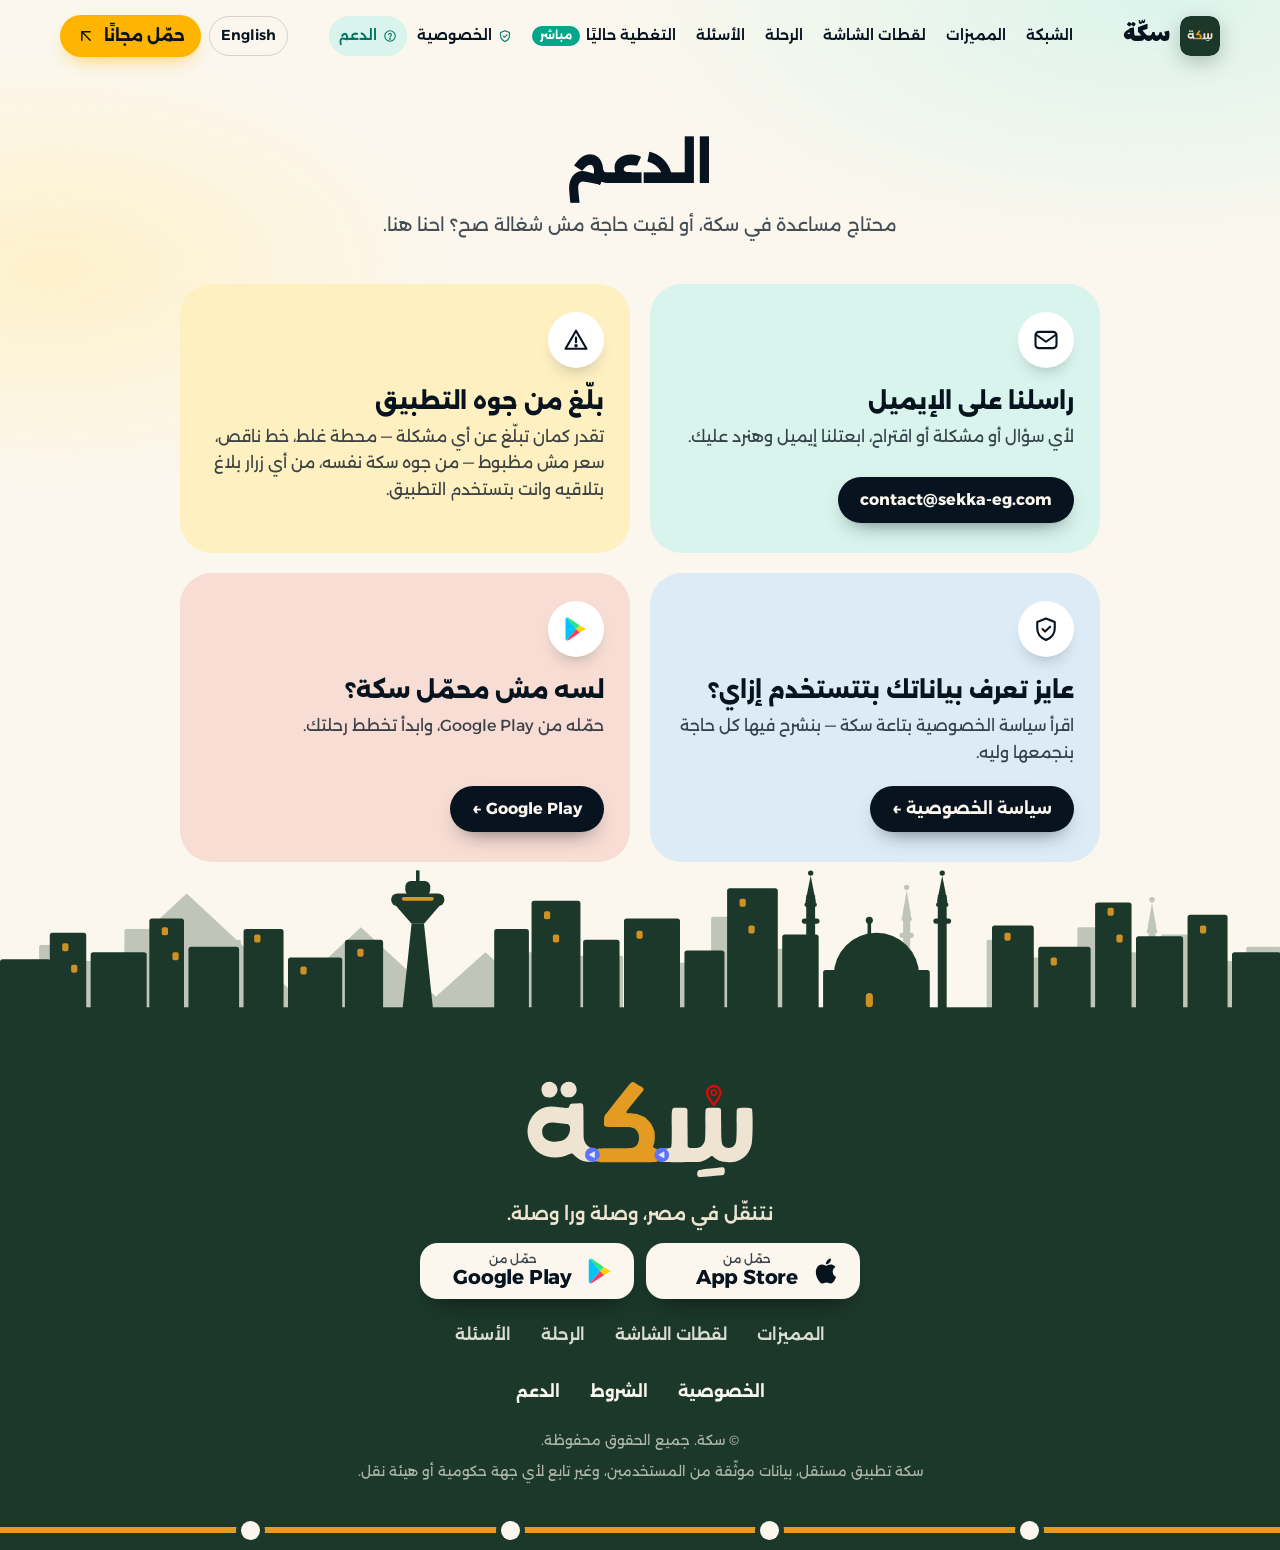
<file: support/index.html>
<!doctype html>
<html lang="ar" dir="rtl">
  <head>
    <meta charset="UTF-8" />
    <meta name="viewport" content="width=device-width, initial-scale=1.0, viewport-fit=cover" />
    <title>Sekka — سكة | Support</title>
    <meta name="description" content="تواصل مع فريق سكة أو بلّغ عن مشكلة. Get help with Sekka or report a problem." />
    <link rel="canonical" href="https://sekka-eg.com/support/" />
    <!-- link previews (one address for both languages, so no hreflang; the page shows Arabic first and has its own language switch) -->
    <meta property="og:site_name" content="سكّة مصر" />
    <meta property="og:type" content="website" />
    <meta property="og:url" content="https://sekka-eg.com/support/" />
    <meta property="og:locale" content="ar_EG" />
    <meta property="og:locale:alternate" content="en_US" />
    <meta property="og:title" content="Sekka — سكة | Support" />
    <meta property="og:description" content="تواصل مع فريق سكة أو بلّغ عن مشكلة. Get help with Sekka or report a problem." />
    <meta property="og:image" content="https://sekka-eg.com/og-image.png" />
    <meta property="og:image:width" content="1200" />
    <meta property="og:image:height" content="630" />
    <meta name="twitter:card" content="summary_large_image" />
    <meta name="twitter:title" content="Sekka — سكة | Support" />
    <meta name="twitter:description" content="تواصل مع فريق سكة أو بلّغ عن مشكلة. Get help with Sekka or report a problem." />
    <meta name="twitter:image" content="https://sekka-eg.com/og-image.png" />
    <meta name="theme-color" content="#FBF7EE" />
    <link rel="icon" href="/favicon.ico" sizes="32x32" />
    <link rel="icon" type="image/svg+xml" href="/favicon.svg" />
    <link rel="apple-touch-icon" href="/apple-touch-icon.png" />
    <link rel="manifest" href="/manifest.webmanifest" />
    <link rel="preload" href="/fonts/alexandria.woff" as="font" type="font/woff" crossorigin />
    <link rel="preload" href="/fonts/lalezar.woff" as="font" type="font/woff" crossorigin />
    <script type="module" crossorigin src="/assets/support-BzCowWuE.js"></script>
    <link rel="modulepreload" crossorigin href="/assets/graphics-D6lzQR9e.js">
    <link rel="stylesheet" crossorigin href="/assets/graphics-BiXMYzwF.css">
  </head>
  <body>
    <div id="root"><link rel="preload" as="image" href="/logo.svg"/><link rel="preload" as="image" href="/logo-wordmark.svg"/><div class="page"><a class="skip" href="#main">تخطَّ إلى المحتوى</a><header class="hdr  "><div class="wrap hdr-in"><a href="/#hero" class="brand" aria-label="سكّة"><img src="/logo.svg" class="brand-logo" width="44" height="44" alt="" decoding="async" draggable="false"/><span>سكّة</span></a><nav class="nav" aria-label="Primary"><a href="/#hero" class="nav-home">الرئيسية</a><a href="/#network">الشبكة</a><a href="/#features">المميزات</a><a href="/#screens">لقطات الشاشة</a><a href="/#journey">الرحلة</a><a href="/#faq">الأسئلة</a><a class="nav-live" href="/#coverage"><span>التغطية حاليًا</span><span class="chip-live">مباشر</span></a><a class="nav-live nav-priv" href="/privacy/"><svg viewBox="0 0 24 24" class="ico sm" fill="none" stroke="currentColor" stroke-width="1.8" stroke-linecap="round" stroke-linejoin="round" aria-hidden="true" focusable="false"><path d="M12 3l7.500 3v5.500c0 4.500-3 8-7.500 10-4.500-2-7.500-5.500-7.500-10V6z"></path><path d="M9 12l2.200 2.200L15.500 10"></path></svg><span>الخصوصية</span></a><a class="nav-live nav-priv nav-sup" href="/support/" aria-current="page"><svg viewBox="0 0 24 24" class="ico sm" fill="none" stroke="currentColor" stroke-width="1.8" stroke-linecap="round" stroke-linejoin="round" aria-hidden="true" focusable="false"><circle cx="12" cy="12" r="9"></circle><path d="M9.600 9.400a2.500 2.500 0 0 1 4.800.9c0 1.700-2.400 2.200-2.400 3.700"></path><circle cx="12" cy="17" r=".6" fill="currentColor"></circle></svg><span>الدعم</span></a><a class="btn btn-yellow nav-cta" href="/#download"><span>حمّل مجانًا</span><svg viewBox="0 0 24 24" class="ico" fill="none" stroke="currentColor" stroke-width="1.8" stroke-linecap="round" stroke-linejoin="round" aria-hidden="true" focusable="false"><line x1="7" y1="17" x2="17" y2="7"></line><polyline points="7 7 17 7 17 17"></polyline></svg></a></nav><div class="hdr-act"><button type="button" class="lang">English</button><a class="btn btn-yellow" href="/#download"><span>حمّل مجانًا</span><svg viewBox="0 0 24 24" class="ico" fill="none" stroke="currentColor" stroke-width="1.8" stroke-linecap="round" stroke-linejoin="round" aria-hidden="true" focusable="false"><line x1="7" y1="17" x2="17" y2="7"></line><polyline points="7 7 17 7 17 17"></polyline></svg></a><button type="button" class="burger" aria-expanded="false" aria-label="القائمة"><span></span><span></span><span></span></button></div></div></header><main id="main" class="lp"><div class="wrap"><header class="lp-head"><h1 class="h-sec ink">الدعم</h1><p class="sec-sub">محتاج مساعدة في سكة، أو لقيت حاجة مش شغالة صح؟ احنا هنا.</p></header><div class="sp-grid"><article class="fcard sp-card fc-plan"><span class="sp-ico"><svg viewBox="0 0 24 24" class="ico" fill="none" stroke="currentColor" stroke-width="1.8" stroke-linecap="round" stroke-linejoin="round" aria-hidden="true" focusable="false"><rect x="3" y="5" width="18" height="14" rx="3"></rect><path d="M3.500 7.500l8.500 6 8.500-6"></path></svg></span><h2>راسلنا على الإيميل</h2><p>لأي سؤال أو مشكلة أو اقتراح، ابعتلنا إيميل وهنرد عليك.</p><a class="btn btn-ink" href="mailto:contact@sekka-eg.com">contact@sekka-eg.com</a></article><article class="fcard sp-card fc-offline"><span class="sp-ico"><svg viewBox="0 0 24 24" class="ico" fill="none" stroke="currentColor" stroke-width="1.8" stroke-linecap="round" stroke-linejoin="round" aria-hidden="true" focusable="false"><path d="M12 4l9 15.500H3z"></path><path d="M12 10v4"></path><circle cx="12" cy="17" r=".6" fill="currentColor"></circle></svg></span><h2>بلّغ من جوه التطبيق</h2><p>تقدر كمان تبلّغ عن أي مشكلة — محطة غلط، خط ناقص، سعر مش مظبوط — من جوه سكة نفسه، من أي زرار بلاغ بتلاقيه وانت بتستخدم التطبيق.</p></article><article class="fcard sp-card fc-fare"><span class="sp-ico"><svg viewBox="0 0 24 24" class="ico" fill="none" stroke="currentColor" stroke-width="1.8" stroke-linecap="round" stroke-linejoin="round" aria-hidden="true" focusable="false"><path d="M12 3l7.500 3v5.500c0 4.500-3 8-7.500 10-4.500-2-7.500-5.500-7.500-10V6z"></path><path d="M9 12l2.200 2.200L15.500 10"></path></svg></span><h2>عايز تعرف بياناتك بتتستخدم إزاي؟</h2><p>اقرأ سياسة الخصوصية بتاعة سكة — بنشرح فيها كل حاجة بنجمعها وليه.</p><a class="btn btn-ink" href="/privacy/">سياسة الخصوصية ←</a></article><article class="fcard sp-card fc-free"><span class="sp-ico"><svg viewBox="0 0 24 24" aria-hidden="true" focusable="false"><path d="M4 2.200 L12.200 12 L4 21.800 Q3 21.300 3 20 V4 Q3 2.700 4 2.200Z" fill="#00C3FF"></path><path d="M4 2.200 Q4.700 1.900 5.600 2.400 L15.200 8.900 L12.200 12Z" fill="#2BE67A"></path><path d="M4 21.800 Q4.700 22.100 5.600 21.600 L15.200 15.100 L12.200 12Z" fill="#FF3A5A"></path><path d="M15.200 8.900 L20.200 11.700 Q21.200 12 20.200 12.300 L15.200 15.100 L12.200 12Z" fill="#FFD400"></path></svg></span><h2>لسه مش محمّل سكة؟</h2><p>حمّله من Google Play، وابدأ تخطط رحلتك.</p><a class="btn btn-ink" href="https://play.google.com/store/apps/details?id=com.sekka.transport&amp;hl=ar&amp;pli=1" target="_blank" rel="noopener noreferrer">Google Play ←</a></article></div></div></main><footer class="foot"><svg class="sky" viewBox="0 56 1440 166" preserveAspectRatio="xMidYMax slice" aria-hidden="true" focusable="false"><g fill="#1B382A" opacity=".26"><path d="M64 220 L210 84 L356 220Z"></path><path d="M300 220 L406 122 L512 220Z"></path><path d="M468 220 L546 150 L624 220Z"></path><rect x="0" y="168" width="45" height="54" rx="2"></rect><rect x="44" y="142" width="37" height="80" rx="2"></rect><rect x="86" y="160" width="53" height="62" rx="2"></rect><rect x="140" y="124" width="31" height="98" rx="2"></rect><rect x="172" y="156" width="49" height="66" rx="2"></rect><rect x="232" y="136" width="39" height="86" rx="2"></rect><rect x="560" y="150" width="47" height="72" rx="2"></rect><rect x="606" y="120" width="37" height="102" rx="2"></rect><rect x="646" y="154" width="55" height="68" rx="2"></rect><rect x="704" y="132" width="35" height="90" rx="2"></rect><rect x="742" y="162" width="51" height="60" rx="2"></rect><rect x="800" y="110" width="41" height="112" rx="2"></rect><rect x="846" y="146" width="45" height="76" rx="2"></rect><rect x="1110" y="136" width="41" height="86" rx="2"></rect><rect x="1154" y="156" width="55" height="66" rx="2"></rect><rect x="1212" y="122" width="37" height="100" rx="2"></rect><rect x="1252" y="150" width="51" height="72" rx="2"></rect><rect x="1306" y="130" width="43" height="92" rx="2"></rect><rect x="1352" y="160" width="47" height="62" rx="2"></rect><rect x="1402" y="144" width="41" height="78" rx="2"></rect><g><rect x="1016" y="102" width="8" height="118"></rect><rect x="1012" y="128" width="16" height="6" rx="3"></rect><rect x="1014" y="110" width="12" height="5" rx="2.500"></rect><path d="M1015 110 L1020 80 L1025 110Z"></path><circle cx="1020" cy="77" r="3"></circle></g><g><rect x="1292" y="116" width="8" height="104"></rect><rect x="1288" y="142" width="16" height="6" rx="3"></rect><rect x="1290" y="124" width="12" height="5" rx="2.500"></rect><path d="M1291 124 L1296 94 L1301 124Z"></path><circle cx="1296" cy="91" r="3"></circle></g></g><g fill="#1B382A"><rect x="0" y="158" width="57" height="65" rx="3"></rect><rect x="56" y="128" width="41" height="95" rx="3"></rect><rect x="102" y="150" width="63" height="73" rx="3"></rect><rect x="168" y="112" width="39" height="111" rx="3"></rect><rect x="212" y="144" width="57" height="79" rx="3"></rect><rect x="274" y="124" width="45" height="99" rx="3"></rect><rect x="324" y="156" width="61" height="67" rx="3"></rect><rect x="388" y="136" width="43" height="87" rx="3"></rect><rect x="556" y="124" width="39" height="99" rx="3"></rect><rect x="598" y="92" width="55" height="131" rx="3"></rect><rect x="656" y="136" width="41" height="87" rx="3"></rect><rect x="702" y="112" width="63" height="111" rx="3"></rect><rect x="770" y="148" width="45" height="75" rx="3"></rect><rect x="818" y="78" width="57" height="145" rx="3"></rect><rect x="880" y="130" width="41" height="93" rx="3"></rect><rect x="1116" y="120" width="47" height="103" rx="3"></rect><rect x="1168" y="144" width="59" height="79" rx="3"></rect><rect x="1232" y="94" width="41" height="129" rx="3"></rect><rect x="1278" y="132" width="53" height="91" rx="3"></rect><rect x="1336" y="108" width="45" height="115" rx="3"></rect><rect x="1386" y="150" width="55" height="73" rx="3"></rect><g><path d="M938 176 a48 48 0 0 1 96 0z"></path><rect x="926" y="170" width="120" height="52" rx="3"></rect><rect x="976" y="116" width="4" height="22"></rect><circle cx="978" cy="114" r="4"></circle><g><rect x="907" y="86" width="10" height="134"></rect><rect x="902" y="112" width="20" height="6" rx="3"></rect><rect x="905" y="94" width="14" height="5" rx="2.500"></rect><path d="M906 94 L912 64 L918 94Z"></path><circle cx="912" cy="61" r="3"></circle></g><g><rect x="1055" y="86" width="10" height="134"></rect><rect x="1050" y="112" width="20" height="6" rx="3"></rect><rect x="1053" y="94" width="14" height="5" rx="2.500"></rect><path d="M1054 94 L1060 64 L1066 94Z"></path><circle cx="1060" cy="61" r="3"></circle></g></g><g><path d="M452 222 L463 118 H477 L488 222Z"></path><path d="M463 118 L444 96 H496 L477 118Z"></path><rect x="440" y="84" width="60" height="14" rx="7"></rect><rect x="456" y="70" width="28" height="16" rx="6"></rect><rect x="468" y="58" width="4" height="14"></rect></g><rect x="0" y="212" width="1440" height="12"></rect></g><g fill="#E39B22"><rect class="win" x="70" y="140" width="7" height="9" rx="2" opacity=".9" style="animation-delay:0s"></rect><rect x="80" y="164" width="7" height="9" rx="2" opacity=".9"></rect><rect x="182" y="122" width="7" height="9" rx="2" opacity=".9"></rect><rect class="win" x="194" y="150" width="7" height="9" rx="2" opacity=".9" style="animation-delay:2.7s"></rect><rect x="286" y="130" width="7" height="9" rx="2" opacity=".9"></rect><rect x="338" y="166" width="7" height="9" rx="2" opacity=".9"></rect><rect class="win" x="402" y="146" width="7" height="9" rx="2" opacity=".9" style="animation-delay:0.9s"></rect><rect x="612" y="104" width="7" height="9" rx="2" opacity=".9"></rect><rect x="622" y="130" width="7" height="9" rx="2" opacity=".9"></rect><rect class="win" x="832" y="90" width="7" height="9" rx="2" opacity=".9" style="animation-delay:3.6s"></rect><rect x="842" y="120" width="7" height="9" rx="2" opacity=".9"></rect><rect x="716" y="126" width="7" height="9" rx="2" opacity=".9"></rect><rect class="win" x="1246" y="100" width="7" height="9" rx="2" opacity=".9" style="animation-delay:1.8s"></rect><rect x="1256" y="130" width="7" height="9" rx="2" opacity=".9"></rect><rect x="1350" y="120" width="7" height="9" rx="2" opacity=".9"></rect><rect class="win" x="1130" y="128" width="7" height="9" rx="2" opacity=".9" style="animation-delay:0s"></rect><rect x="1182" y="156" width="7" height="9" rx="2" opacity=".9"></rect><rect x="974" y="196" width="8" height="16" rx="4" opacity=".9"></rect><rect class="win" x="452" y="88" width="36" height="4" rx="2" opacity=".95"></rect></g></svg><div class="wrap foot-in"><a href="/#hero" class="foot-brand" aria-label="سكّة"><img src="/logo-wordmark.svg" class="foot-wordmark" width="236" height="108" alt="" decoding="async" draggable="false"/></a><p class="foot-tag">نتنقّل في مصر، وصلة ورا وصلة.</p><div class="foot-stores"><div class="stores"><a class="store store-light" href="https://apps.apple.com/us/app/sekka-%D8%B3%D9%83%D8%A9-%D9%85%D9%88%D8%A7%D8%B5%D9%84%D8%A7%D8%AA-%D8%A7%D9%84%D9%82%D8%A7%D9%87%D8%B1%D8%A9/id6812336357" target="_blank" rel="noopener noreferrer" aria-label="حمّل من App Store"><span class="store-ico"><svg viewBox="0 0 24 24" aria-hidden="true" focusable="false"><path fill="currentColor" d="M18.710 19.500C17.880 20.740 17 21.950 15.660 21.970C14.320 22 13.890 21.180 12.370 21.180C10.840 21.180 10.370 21.950 9.100 22C7.790 22.050 6.800 20.680 5.960 19.470C4.250 17 2.940 12.450 4.700 9.390C5.570 7.870 7.130 6.910 8.820 6.880C10.100 6.860 11.320 7.750 12.110 7.750C12.890 7.750 14.370 6.680 15.920 6.840C16.570 6.870 18.390 7.100 19.560 8.820C19.470 8.880 17.390 10.100 17.410 12.630C17.440 15.650 20.060 16.660 20.090 16.670C20.060 16.740 19.670 18.110 18.710 19.500ZM13 3.500C13.730 2.670 14.940 2.040 15.940 2C16.070 3.170 15.600 4.350 14.900 5.190C14.210 6.040 13.070 6.700 11.950 6.610C11.800 5.460 12.360 4.260 13 3.500Z"></path></svg></span><span class="store-txt"><small>حمّل من</small><b>App Store</b></span></a><a class="store store-light" href="https://play.google.com/store/apps/details?id=com.sekka.transport&amp;hl=ar&amp;pli=1" target="_blank" rel="noopener noreferrer" aria-label="حمّل من Google Play"><span class="store-ico"><svg viewBox="0 0 24 24" aria-hidden="true" focusable="false"><path d="M4 2.200 L12.200 12 L4 21.800 Q3 21.300 3 20 V4 Q3 2.700 4 2.200Z" fill="#00C3FF"></path><path d="M4 2.200 Q4.700 1.900 5.600 2.400 L15.200 8.900 L12.200 12Z" fill="#2BE67A"></path><path d="M4 21.800 Q4.700 22.100 5.600 21.600 L15.200 15.100 L12.200 12Z" fill="#FF3A5A"></path><path d="M15.200 8.900 L20.200 11.700 Q21.200 12 20.200 12.300 L15.200 15.100 L12.200 12Z" fill="#FFD400"></path></svg></span><span class="store-txt"><small>حمّل من</small><b>Google Play</b></span></a></div></div><nav class="foot-sections" aria-label="الأقسام"><a href="/#features">المميزات</a><a href="/#screens">لقطات الشاشة</a><a href="/#journey">الرحلة</a><a href="/#faq">الأسئلة</a></nav><nav class="foot-legal" aria-label="الخصوصية والشروط والدعم"><a href="/privacy/">الخصوصية</a><a href="/terms/">الشروط</a><a href="/support/">الدعم</a></nav><p class="small">© سكة. جميع الحقوق محفوظة.</p><p class="small foot-disc">سكة تطبيق مستقل، بيانات موثّقة من المستخدمين، وغير تابع لأي جهة حكومية أو هيئة نقل.</p></div><div class="foot-line" aria-hidden="true"><i></i><i></i><i></i><i></i></div></footer></div></div>
  </body>
</html>
</file>
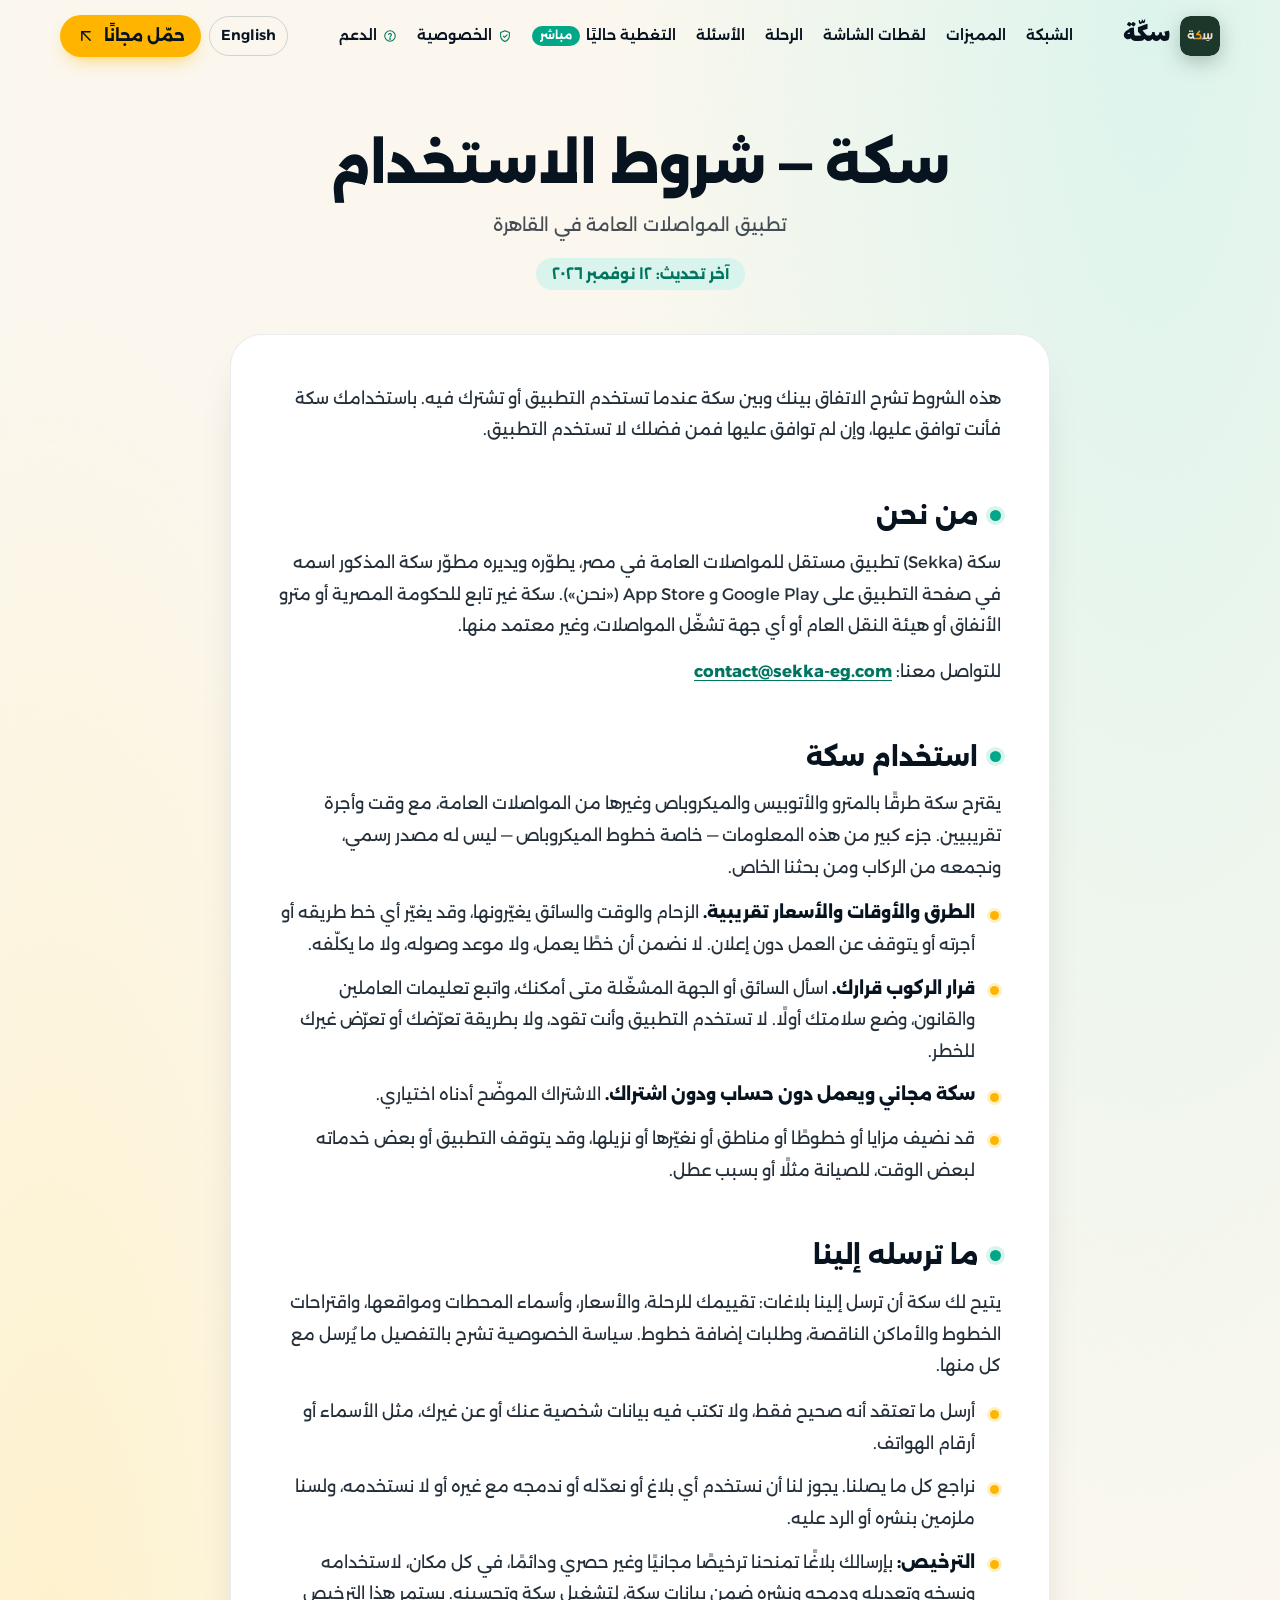
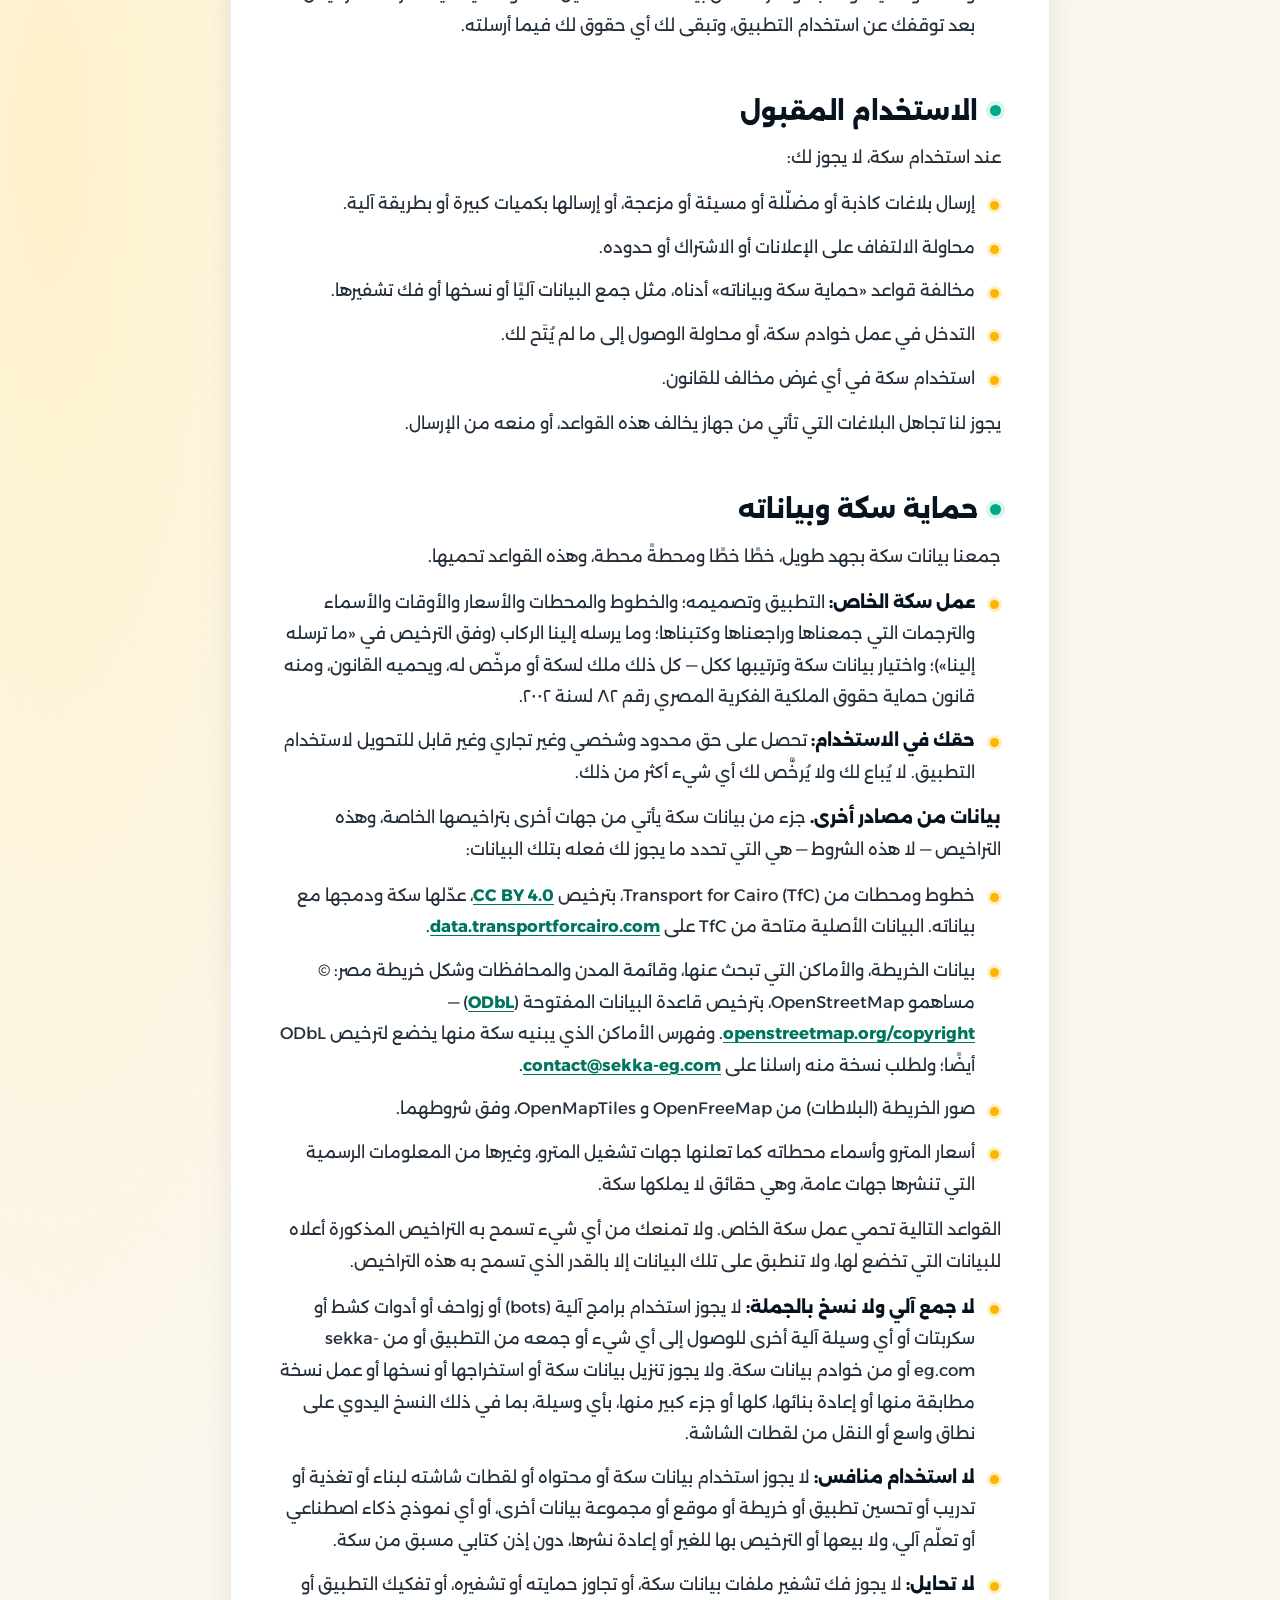
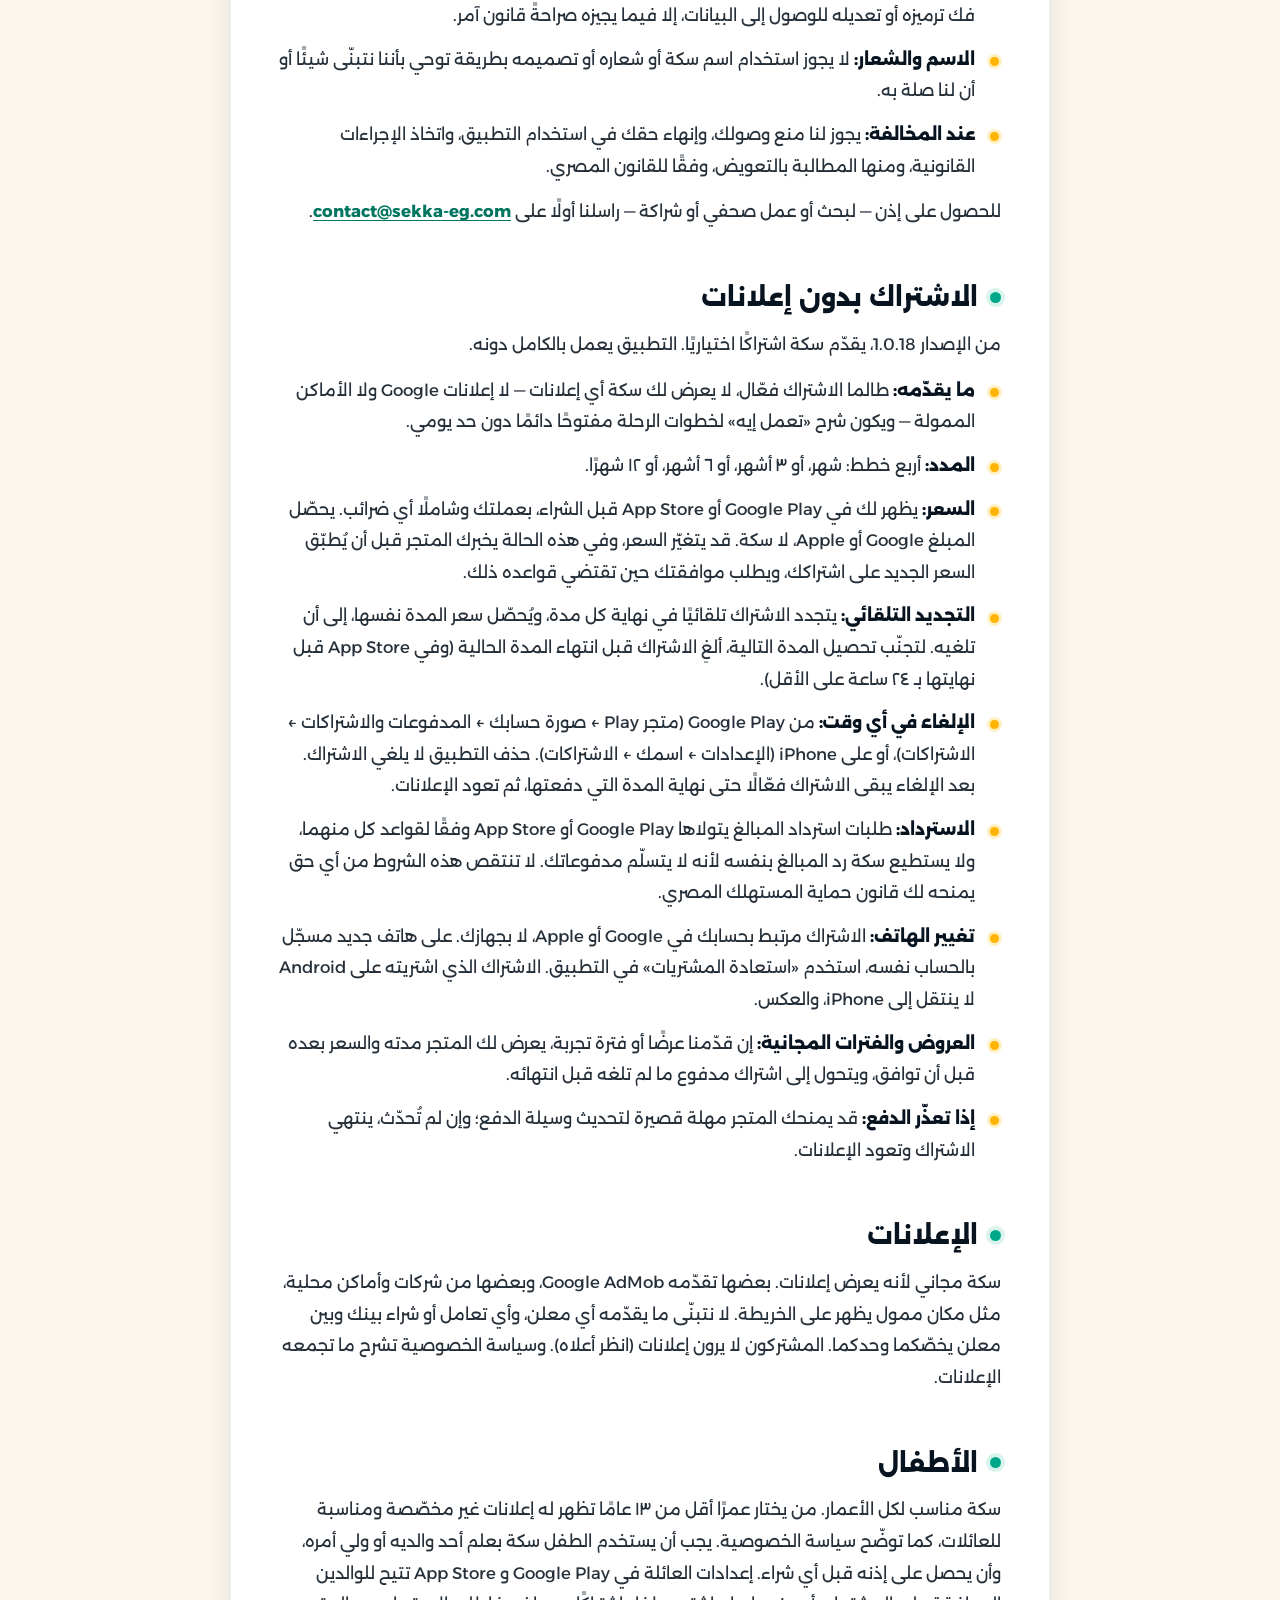
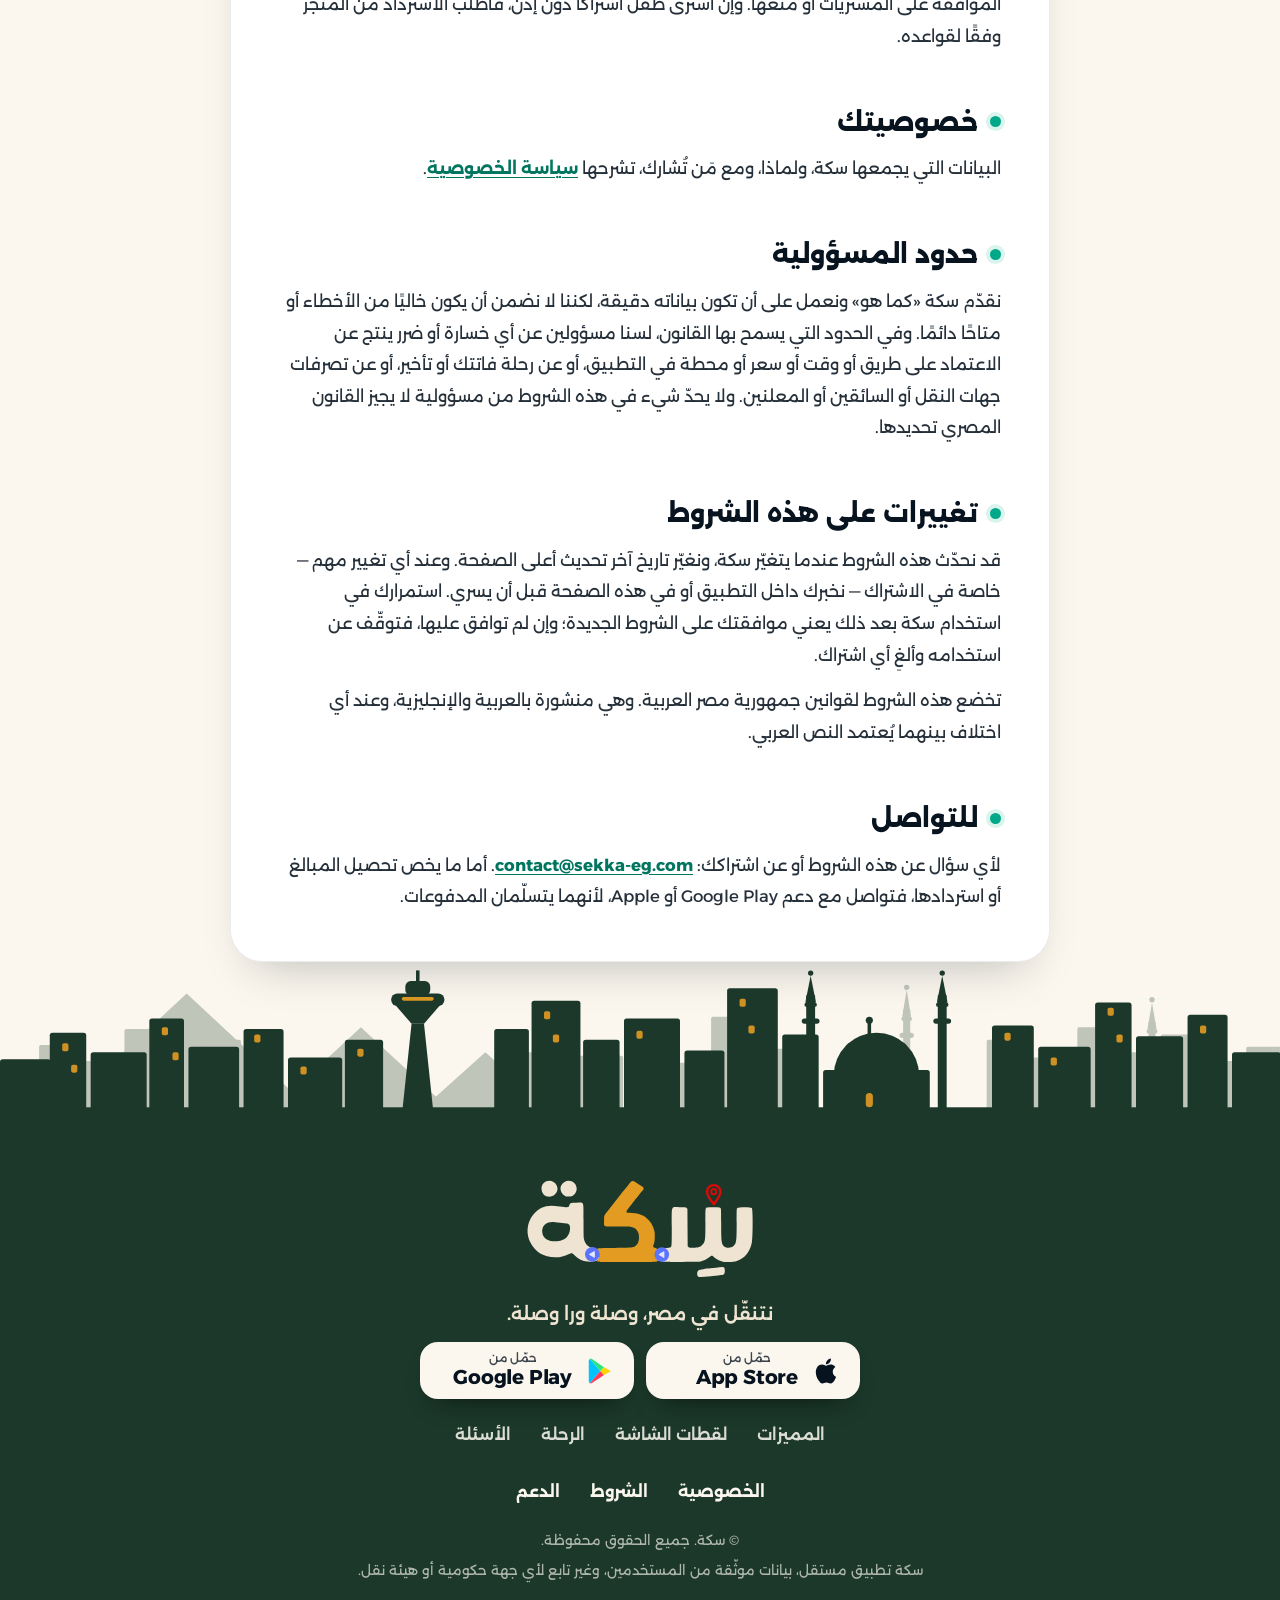
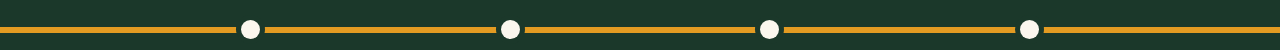
<file: terms/index.html>
<!doctype html>
<html lang="ar" dir="rtl">
  <head>
    <meta charset="UTF-8" />
    <meta name="viewport" content="width=device-width, initial-scale=1.0, viewport-fit=cover" />
    <title>Sekka — سكة | Terms of Use</title>
    <meta name="description" content="شروط استخدام تطبيق سكة للمواصلات العامة في القاهرة، واشتراك سكة بدون إعلانات. Terms of use for Sekka, the Cairo public transport app, and its ad-free subscription." />
    <link rel="canonical" href="https://sekka-eg.com/terms/" />
    <!-- link previews (one address for both languages, so no hreflang; the page shows Arabic first and has its own language switch) -->
    <meta property="og:site_name" content="سكّة مصر" />
    <meta property="og:type" content="website" />
    <meta property="og:url" content="https://sekka-eg.com/terms/" />
    <meta property="og:locale" content="ar_EG" />
    <meta property="og:locale:alternate" content="en_US" />
    <meta property="og:title" content="Sekka — سكة | Terms of Use" />
    <meta property="og:description" content="شروط استخدام تطبيق سكة للمواصلات العامة في القاهرة، واشتراك سكة بدون إعلانات. Terms of use for Sekka, the Cairo public transport app, and its ad-free subscription." />
    <meta property="og:image" content="https://sekka-eg.com/og-image.png" />
    <meta property="og:image:width" content="1200" />
    <meta property="og:image:height" content="630" />
    <meta name="twitter:card" content="summary_large_image" />
    <meta name="twitter:title" content="Sekka — سكة | Terms of Use" />
    <meta name="twitter:description" content="شروط استخدام تطبيق سكة للمواصلات العامة في القاهرة، واشتراك سكة بدون إعلانات. Terms of use for Sekka, the Cairo public transport app, and its ad-free subscription." />
    <meta name="twitter:image" content="https://sekka-eg.com/og-image.png" />
    <meta name="theme-color" content="#FBF7EE" />
    <link rel="icon" href="/favicon.ico" sizes="32x32" />
    <link rel="icon" type="image/svg+xml" href="/favicon.svg" />
    <link rel="apple-touch-icon" href="/apple-touch-icon.png" />
    <link rel="manifest" href="/manifest.webmanifest" />
    <link rel="preload" href="/fonts/alexandria.woff" as="font" type="font/woff" crossorigin />
    <link rel="preload" href="/fonts/lalezar.woff" as="font" type="font/woff" crossorigin />
    <script type="module" crossorigin src="/assets/terms-C8ctaLSN.js"></script>
    <link rel="modulepreload" crossorigin href="/assets/graphics-D6lzQR9e.js">
    <link rel="modulepreload" crossorigin href="/assets/LegalPage-BSfom_K4.js">
    <link rel="stylesheet" crossorigin href="/assets/graphics-BiXMYzwF.css">
  </head>
  <body>
    <div id="root"><link rel="preload" as="image" href="/logo.svg"/><link rel="preload" as="image" href="/logo-wordmark.svg"/><div class="page"><a class="skip" href="#ar">تخطَّ إلى المحتوى</a><header class="hdr  "><div class="wrap hdr-in"><a href="/#hero" class="brand" aria-label="سكّة"><img src="/logo.svg" class="brand-logo" width="44" height="44" alt="" decoding="async" draggable="false"/><span>سكّة</span></a><nav class="nav" aria-label="Primary"><a href="/#hero" class="nav-home">الرئيسية</a><a href="/#network">الشبكة</a><a href="/#features">المميزات</a><a href="/#screens">لقطات الشاشة</a><a href="/#journey">الرحلة</a><a href="/#faq">الأسئلة</a><a class="nav-live" href="/#coverage"><span>التغطية حاليًا</span><span class="chip-live">مباشر</span></a><a class="nav-live nav-priv" href="/privacy/"><svg viewBox="0 0 24 24" class="ico sm" fill="none" stroke="currentColor" stroke-width="1.8" stroke-linecap="round" stroke-linejoin="round" aria-hidden="true" focusable="false"><path d="M12 3l7.500 3v5.500c0 4.500-3 8-7.500 10-4.500-2-7.500-5.500-7.500-10V6z"></path><path d="M9 12l2.200 2.200L15.500 10"></path></svg><span>الخصوصية</span></a><a class="nav-live nav-priv nav-sup" href="/support/"><svg viewBox="0 0 24 24" class="ico sm" fill="none" stroke="currentColor" stroke-width="1.8" stroke-linecap="round" stroke-linejoin="round" aria-hidden="true" focusable="false"><circle cx="12" cy="12" r="9"></circle><path d="M9.600 9.400a2.500 2.500 0 0 1 4.800.9c0 1.700-2.400 2.200-2.400 3.700"></path><circle cx="12" cy="17" r=".6" fill="currentColor"></circle></svg><span>الدعم</span></a><a class="btn btn-yellow nav-cta" href="/#download"><span>حمّل مجانًا</span><svg viewBox="0 0 24 24" class="ico" fill="none" stroke="currentColor" stroke-width="1.8" stroke-linecap="round" stroke-linejoin="round" aria-hidden="true" focusable="false"><line x1="7" y1="17" x2="17" y2="7"></line><polyline points="7 7 17 7 17 17"></polyline></svg></a></nav><div class="hdr-act"><button type="button" class="lang">English</button><a class="btn btn-yellow" href="/#download"><span>حمّل مجانًا</span><svg viewBox="0 0 24 24" class="ico" fill="none" stroke="currentColor" stroke-width="1.8" stroke-linecap="round" stroke-linejoin="round" aria-hidden="true" focusable="false"><line x1="7" y1="17" x2="17" y2="7"></line><polyline points="7 7 17 7 17 17"></polyline></svg></a><button type="button" class="burger" aria-expanded="false" aria-label="القائمة"><span></span><span></span><span></span></button></div></div></header><div class="lp"><div class="wrap"><header class="lp-head"><h1 class="h-sec ink">سكة — شروط الاستخدام</h1><p class="sec-sub">تطبيق المواصلات العامة في القاهرة</p><p class="eyebrow">آخر تحديث: ١٢ نوفمبر ٢٠٢٦</p></header><div class="lg-card"><main id="ar" lang="ar" dir="rtl" class="lg"><p>هذه الشروط تشرح الاتفاق بينك وبين سكة عندما تستخدم التطبيق أو تشترك فيه. باستخدامك سكة فأنت توافق عليها، وإن لم توافق عليها فمن فضلك لا تستخدم التطبيق.</p><h2>من نحن</h2><p>سكة (Sekka) تطبيق مستقل للمواصلات العامة في مصر، يطوّره ويديره مطوّر سكة المذكور اسمه في صفحة التطبيق على Google Play و App Store («نحن»). سكة غير تابع للحكومة المصرية أو مترو الأنفاق أو هيئة النقل العام أو أي جهة تشغّل المواصلات، وغير معتمد منها.</p><p>للتواصل معنا: <a href="mailto:contact@sekka-eg.com">contact@sekka-eg.com</a></p><h2>استخدام سكة</h2><p>يقترح سكة طرقًا بالمترو والأتوبيس والميكروباص وغيرها من المواصلات العامة، مع وقت وأجرة تقريبيين. جزء كبير من هذه المعلومات — خاصة خطوط الميكروباص — ليس له مصدر رسمي، ونجمعه من الركاب ومن بحثنا الخاص.</p><ul><li><strong>الطرق والأوقات والأسعار تقريبية.</strong> الزحام والوقت والسائق يغيّرونها، وقد يغيّر أي خط طريقه أو أجرته أو يتوقف عن العمل دون إعلان. لا نضمن أن خطًا يعمل، ولا موعد وصوله، ولا ما يكلّفه.</li><li><strong>قرار الركوب قرارك.</strong> اسأل السائق أو الجهة المشغّلة متى أمكنك، واتبع تعليمات العاملين والقانون، وضع سلامتك أولًا. لا تستخدم التطبيق وأنت تقود، ولا بطريقة تعرّضك أو تعرّض غيرك للخطر.</li><li><strong>سكة مجاني ويعمل دون حساب ودون اشتراك.</strong> الاشتراك الموضّح أدناه اختياري.</li><li>قد نضيف مزايا أو خطوطًا أو مناطق أو نغيّرها أو نزيلها، وقد يتوقف التطبيق أو بعض خدماته لبعض الوقت، للصيانة مثلًا أو بسبب عطل.</li></ul><h2>ما ترسله إلينا</h2><p>يتيح لك سكة أن ترسل إلينا بلاغات: تقييمك للرحلة، والأسعار، وأسماء المحطات ومواقعها، واقتراحات الخطوط والأماكن الناقصة، وطلبات إضافة خطوط. سياسة الخصوصية تشرح بالتفصيل ما يُرسل مع كل منها.</p><ul><li>أرسل ما تعتقد أنه صحيح فقط، ولا تكتب فيه بيانات شخصية عنك أو عن غيرك، مثل الأسماء أو أرقام الهواتف.</li><li>نراجع كل ما يصلنا. يجوز لنا أن نستخدم أي بلاغ أو نعدّله أو ندمجه مع غيره أو لا نستخدمه، ولسنا ملزمين بنشره أو الرد عليه.</li><li><strong>الترخيص:</strong> بإرسالك بلاغًا تمنحنا ترخيصًا مجانيًا وغير حصري ودائمًا، في كل مكان، لاستخدامه ونسخه وتعديله ودمجه ونشره ضمن بيانات سكة، لتشغيل سكة وتحسينه. يستمر هذا الترخيص بعد توقفك عن استخدام التطبيق، وتبقى لك أي حقوق لك فيما أرسلته.</li></ul><h2>الاستخدام المقبول</h2><p>عند استخدام سكة، لا يجوز لك:</p><ul><li>إرسال بلاغات كاذبة أو مضلّلة أو مسيئة أو مزعجة، أو إرسالها بكميات كبيرة أو بطريقة آلية.</li><li>محاولة الالتفاف على الإعلانات أو الاشتراك أو حدوده.</li><li>مخالفة قواعد «حماية سكة وبياناته» أدناه، مثل جمع البيانات آليًا أو نسخها أو فك تشفيرها.</li><li>التدخل في عمل خوادم سكة، أو محاولة الوصول إلى ما لم يُتَح لك.</li><li>استخدام سكة في أي غرض مخالف للقانون.</li></ul><p>يجوز لنا تجاهل البلاغات التي تأتي من جهاز يخالف هذه القواعد، أو منعه من الإرسال.</p><h2>حماية سكة وبياناته</h2><p>جمعنا بيانات سكة بجهد طويل، خطًا خطًا ومحطةً محطة، وهذه القواعد تحميها.</p><ul><li><strong>عمل سكة الخاص:</strong> التطبيق وتصميمه؛ والخطوط والمحطات والأسعار والأوقات والأسماء والترجمات التي جمعناها وراجعناها وكتبناها؛ وما يرسله إلينا الركاب (وفق الترخيص في «ما ترسله إلينا»)؛ واختيار بيانات سكة وترتيبها ككل — كل ذلك ملك لسكة أو مرخّص له، ويحميه القانون، ومنه قانون حماية حقوق الملكية الفكرية المصري رقم ٨٢ لسنة ٢٠٠٢.</li><li><strong>حقك في الاستخدام:</strong> تحصل على حق محدود وشخصي وغير تجاري وغير قابل للتحويل لاستخدام التطبيق. لا يُباع لك ولا يُرخَّص لك أي شيء أكثر من ذلك.</li></ul><p><strong>بيانات من مصادر أخرى.</strong> جزء من بيانات سكة يأتي من جهات أخرى بتراخيصها الخاصة، وهذه التراخيص — لا هذه الشروط — هي التي تحدد ما يجوز لك فعله بتلك البيانات:</p><ul><li>خطوط ومحطات من Transport for Cairo (TfC)، بترخيص <a href="https://creativecommons.org/licenses/by/4.0/">CC BY 4.0</a>، عدّلها سكة ودمجها مع بياناته. البيانات الأصلية متاحة من TfC على <a href="https://data.transportforcairo.com/">data.transportforcairo.com</a>.</li><li>بيانات الخريطة، والأماكن التي تبحث عنها، وقائمة المدن والمحافظات وشكل خريطة مصر: © مساهمو OpenStreetMap، بترخيص قاعدة البيانات المفتوحة (<a href="https://opendatacommons.org/licenses/odbl/1-0/">ODbL</a>) — <a href="https://www.openstreetmap.org/copyright">openstreetmap.org/copyright</a>. وفهرس الأماكن الذي يبنيه سكة منها يخضع لترخيص ODbL أيضًا؛ ولطلب نسخة منه راسلنا على <a href="mailto:contact@sekka-eg.com">contact@sekka-eg.com</a>.</li><li>صور الخريطة (البلاطات) من OpenFreeMap و OpenMapTiles، وفق شروطهما.</li><li>أسعار المترو وأسماء محطاته كما تعلنها جهات تشغيل المترو، وغيرها من المعلومات الرسمية التي تنشرها جهات عامة، وهي حقائق لا يملكها سكة.</li></ul><p>القواعد التالية تحمي عمل سكة الخاص. ولا تمنعك من أي شيء تسمح به التراخيص المذكورة أعلاه للبيانات التي تخضع لها، ولا تنطبق على تلك البيانات إلا بالقدر الذي تسمح به هذه التراخيص.</p><ul><li><strong>لا جمع آلي ولا نسخ بالجملة:</strong> لا يجوز استخدام برامج آلية (bots) أو زواحف أو أدوات كشط أو سكربتات أو أي وسيلة آلية أخرى للوصول إلى أي شيء أو جمعه من التطبيق أو من sekka-eg.com أو من خوادم بيانات سكة. ولا يجوز تنزيل بيانات سكة أو استخراجها أو نسخها أو عمل نسخة مطابقة منها أو إعادة بنائها، كلها أو جزء كبير منها، بأي وسيلة، بما في ذلك النسخ اليدوي على نطاق واسع أو النقل من لقطات الشاشة.</li><li><strong>لا استخدام منافس:</strong> لا يجوز استخدام بيانات سكة أو محتواه أو لقطات شاشته لبناء أو تغذية أو تدريب أو تحسين تطبيق أو خريطة أو موقع أو مجموعة بيانات أخرى، أو أي نموذج ذكاء اصطناعي أو تعلّم آلي، ولا بيعها أو الترخيص بها للغير أو إعادة نشرها، دون إذن كتابي مسبق من سكة.</li><li><strong>لا تحايل:</strong> لا يجوز فك تشفير ملفات بيانات سكة، أو تجاوز حمايته أو تشفيره، أو تفكيك التطبيق أو فك ترميزه أو تعديله للوصول إلى البيانات، إلا فيما يجيزه صراحةً قانون آمر.</li><li><strong>الاسم والشعار:</strong> لا يجوز استخدام اسم سكة أو شعاره أو تصميمه بطريقة توحي بأننا نتبنّى شيئًا أو أن لنا صلة به.</li><li><strong>عند المخالفة:</strong> يجوز لنا منع وصولك، وإنهاء حقك في استخدام التطبيق، واتخاذ الإجراءات القانونية، ومنها المطالبة بالتعويض، وفقًا للقانون المصري.</li></ul><p>للحصول على إذن — لبحث أو عمل صحفي أو شراكة — راسلنا أولًا على <a href="mailto:contact@sekka-eg.com">contact@sekka-eg.com</a>.</p><h2>الاشتراك بدون إعلانات</h2><p>من الإصدار 1.0.18، يقدّم سكة اشتراكًا اختياريًا. التطبيق يعمل بالكامل دونه.</p><ul><li><strong>ما يقدّمه:</strong> طالما الاشتراك فعّال، لا يعرض لك سكة أي إعلانات — لا إعلانات Google ولا الأماكن الممولة — ويكون شرح «تعمل إيه» لخطوات الرحلة مفتوحًا دائمًا دون حد يومي.</li><li><strong>المدد:</strong> أربع خطط: شهر، أو ٣ أشهر، أو ٦ أشهر، أو ١٢ شهرًا.</li><li><strong>السعر:</strong> يظهر لك في Google Play أو App Store قبل الشراء، بعملتك وشاملًا أي ضرائب. يحصّل المبلغ Google أو Apple، لا سكة. قد يتغيّر السعر، وفي هذه الحالة يخبرك المتجر قبل أن يُطبّق السعر الجديد على اشتراكك، ويطلب موافقتك حين تقتضي قواعده ذلك.</li><li><strong>التجديد التلقائي:</strong> يتجدد الاشتراك تلقائيًا في نهاية كل مدة، ويُحصّل سعر المدة نفسها، إلى أن تلغيه. لتجنّب تحصيل المدة التالية، ألغِ الاشتراك قبل انتهاء المدة الحالية (وفي App Store قبل نهايتها بـ ٢٤ ساعة على الأقل).</li><li><strong>الإلغاء في أي وقت:</strong> من Google Play (متجر Play ← صورة حسابك ← المدفوعات والاشتراكات ← الاشتراكات)، أو على iPhone (الإعدادات ← اسمك ← الاشتراكات). حذف التطبيق لا يلغي الاشتراك. بعد الإلغاء يبقى الاشتراك فعّالًا حتى نهاية المدة التي دفعتها، ثم تعود الإعلانات.</li><li><strong>الاسترداد:</strong> طلبات استرداد المبالغ يتولاها Google Play أو App Store وفقًا لقواعد كل منهما، ولا يستطيع سكة رد المبالغ بنفسه لأنه لا يتسلّم مدفوعاتك. لا تنتقص هذه الشروط من أي حق يمنحه لك قانون حماية المستهلك المصري.</li><li><strong>تغيير الهاتف:</strong> الاشتراك مرتبط بحسابك في Google أو Apple، لا بجهازك. على هاتف جديد مسجّل بالحساب نفسه، استخدم «استعادة المشتريات» في التطبيق. الاشتراك الذي اشتريته على Android لا ينتقل إلى iPhone، والعكس.</li><li><strong>العروض والفترات المجانية:</strong> إن قدّمنا عرضًا أو فترة تجربة، يعرض لك المتجر مدته والسعر بعده قبل أن توافق، ويتحول إلى اشتراك مدفوع ما لم تلغه قبل انتهائه.</li><li><strong>إذا تعذّر الدفع:</strong> قد يمنحك المتجر مهلة قصيرة لتحديث وسيلة الدفع؛ وإن لم تُحدّث، ينتهي الاشتراك وتعود الإعلانات.</li></ul><h2>الإعلانات</h2><p>سكة مجاني لأنه يعرض إعلانات. بعضها تقدّمه Google AdMob، وبعضها من شركات وأماكن محلية، مثل مكان ممول يظهر على الخريطة. لا نتبنّى ما يقدّمه أي معلن، وأي تعامل أو شراء بينك وبين معلن يخصّكما وحدكما. المشتركون لا يرون إعلانات (انظر أعلاه). وسياسة الخصوصية تشرح ما تجمعه الإعلانات.</p><h2>الأطفال</h2><p>سكة مناسب لكل الأعمار. من يختار عمرًا أقل من ١٣ عامًا تظهر له إعلانات غير مخصّصة ومناسبة للعائلات، كما توضّح سياسة الخصوصية. يجب أن يستخدم الطفل سكة بعلم أحد والديه أو ولي أمره، وأن يحصل على إذنه قبل أي شراء. إعدادات العائلة في Google Play و App Store تتيح للوالدين الموافقة على المشتريات أو منعها. وإن اشترى طفل اشتراكًا دون إذن، فاطلب الاسترداد من المتجر وفقًا لقواعده.</p><h2>خصوصيتك</h2><p>البيانات التي يجمعها سكة، ولماذا، ومع مَن تُشارك، تشرحها <a href="/privacy/">سياسة الخصوصية</a>.</p><h2>حدود المسؤولية</h2><p>نقدّم سكة «كما هو» ونعمل على أن تكون بياناته دقيقة، لكننا لا نضمن أن يكون خاليًا من الأخطاء أو متاحًا دائمًا. وفي الحدود التي يسمح بها القانون، لسنا مسؤولين عن أي خسارة أو ضرر ينتج عن الاعتماد على طريق أو وقت أو سعر أو محطة في التطبيق، أو عن رحلة فاتتك أو تأخير، أو عن تصرفات جهات النقل أو السائقين أو المعلنين. ولا يحدّ شيء في هذه الشروط من مسؤولية لا يجيز القانون المصري تحديدها.</p><h2>تغييرات على هذه الشروط</h2><p>قد نحدّث هذه الشروط عندما يتغيّر سكة، ونغيّر تاريخ آخر تحديث أعلى الصفحة. وعند أي تغيير مهم — خاصة في الاشتراك — نخبرك داخل التطبيق أو في هذه الصفحة قبل أن يسري. استمرارك في استخدام سكة بعد ذلك يعني موافقتك على الشروط الجديدة؛ وإن لم توافق عليها، فتوقّف عن استخدامه وألغِ أي اشتراك.</p><p>تخضع هذه الشروط لقوانين جمهورية مصر العربية. وهي منشورة بالعربية والإنجليزية، وعند أي اختلاف بينهما يُعتمد النص العربي.</p><h2>للتواصل</h2><p>لأي سؤال عن هذه الشروط أو عن اشتراكك: <a href="mailto:contact@sekka-eg.com">contact@sekka-eg.com</a>. أما ما يخص تحصيل المبالغ أو استردادها، فتواصل مع دعم Google Play أو Apple، لأنهما يتسلّمان المدفوعات.</p></main><main id="en" lang="en" dir="ltr" class="lg" hidden=""><p>These terms are the agreement between you and Sekka when you use the app or subscribe to it. By using Sekka you agree to them; if you don&#x27;t, please don&#x27;t use the app.</p><h2>Who we are</h2><p>Sekka is an independent public transport app for Egypt, built and run by Sekka&#x27;s developer, named on Sekka&#x27;s Google Play and App Store pages (“we”, “us”). Sekka is not affiliated with or endorsed by the Egyptian government, the Metro authority, the Public Transport Authority or any transit operator.</p><p>To reach us: <a href="mailto:contact@sekka-eg.com">contact@sekka-eg.com</a></p><h2>Using Sekka</h2><p>Sekka suggests routes by metro, bus, microbus and other public transport, with an estimated time and fare. Much of this information — microbus routes especially — has no official source; we gather it from riders and our own research.</p><ul><li><strong>Routes, times and fares are estimates.</strong> Traffic, the time of day and the driver all change them, and a line can change its route or fare, or stop running, without notice. We can&#x27;t guarantee that a line runs, when it comes, or what it costs.</li><li><strong>Whether to ride is your call.</strong> Check with the driver or the operator when you can, follow staff instructions and the law, and put your safety first. Don&#x27;t use the app while driving, or in a way that puts you or others at risk.</li><li><strong>Sekka is free and works with no account and no subscription.</strong> The subscription described below is optional.</li><li>We may add, change or remove features, lines or areas, and the app or parts of it may be unavailable for a while — for maintenance, say, or because of a fault.</li></ul><h2>What you send us</h2><p>Sekka lets you send us reports: feedback on a trip, fares, stop names and positions, route suggestions and places we&#x27;re missing, and requests for routes. The privacy policy explains exactly what is sent with each.</p><ul><li>Send only what you believe is true, and don&#x27;t put personal details about yourself or anyone else in it, such as names or phone numbers.</li><li>We review everything we receive. We may use, edit, combine or leave out any report, and we don&#x27;t have to publish it or reply to it.</li><li><strong>Licence:</strong> by sending a report you give us a free, non-exclusive, permanent, worldwide licence to use, copy, edit, combine and publish it as part of Sekka&#x27;s data, to run and improve Sekka. The licence continues after you stop using the app, and you keep any rights you have in what you sent.</li></ul><h2>Acceptable use</h2><p>When using Sekka, you may not:</p><ul><li>send false, misleading, abusive or spam reports, or send them in bulk or automatically;</li><li>try to get around the ads, the subscription or its limits;</li><li>break the rules in “Protecting Sekka and its data” below, such as collecting Sekka&#x27;s data automatically, copying it or decrypting it;</li><li>interfere with Sekka&#x27;s servers, or try to reach anything not made available to you;</li><li>use Sekka for anything unlawful.</li></ul><p>We may ignore reports from a device that breaks these rules, or stop it from sending them.</p><h2>Protecting Sekka and its data</h2><p>Sekka&#x27;s data took a long time to gather, line by line and stop by stop. These rules protect it.</p><ul><li><strong>Sekka&#x27;s own work:</strong> the app and its design; the routes, stops, fares, times, names and translations we collected, checked and wrote; what riders send us (under the licence in “What you send us”); and the selection and arrangement of Sekka&#x27;s data as a whole — all of this belongs to Sekka or is licensed to it, and is protected by law, including Egypt&#x27;s Intellectual Property Law No. 82 of 2002.</li><li><strong>Your right to use it:</strong> you get a limited, personal, non-commercial, non-transferable right to use the app. Nothing is sold or licensed to you beyond that.</li></ul><p><strong>Data from others.</strong> Part of Sekka&#x27;s data comes from other sources under their own licences, and those licences — not these terms — decide what you may do with that data:</p><ul><li>Routes and stops from Transport for Cairo (TfC), under <a href="https://creativecommons.org/licenses/by/4.0/">CC BY 4.0</a>, changed by Sekka and combined with its own data. The original data is available from TfC at <a href="https://data.transportforcairo.com/">data.transportforcairo.com</a>.</li><li>Map data, the places you search for, the list of cities and governorates, and the outline of Egypt: © OpenStreetMap contributors, under the Open Database License (<a href="https://opendatacommons.org/licenses/odbl/1-0/">ODbL</a>) — <a href="https://www.openstreetmap.org/copyright">openstreetmap.org/copyright</a>. The places index Sekka builds from them is under the ODbL too; to ask for a copy, write to <a href="mailto:contact@sekka-eg.com">contact@sekka-eg.com</a>.</li><li>Map tiles from OpenFreeMap and OpenMapTiles, under their terms.</li><li>Metro fares and station names as published by the metro&#x27;s operators, and other official information published by public bodies — facts that Sekka does not own.</li></ul><p>The rules below protect Sekka&#x27;s own work. They don&#x27;t stop you doing anything the licences above allow with the data they cover, and they apply to that data only as far as those licences permit.</p><ul><li><strong>No scraping or bulk copying:</strong> you may not use bots, crawlers, scrapers, scripts or any other automated means to access or collect anything from the app, sekka-eg.com or Sekka&#x27;s data servers. You may not download, extract, copy, mirror or reconstruct Sekka&#x27;s data, in whole or in substantial part, by any means — including by hand at scale or from screenshots.</li><li><strong>No competing use:</strong> you may not use Sekka&#x27;s data, content or screenshots to build, feed, train or improve another app, map, website or dataset, or any AI or machine-learning model, or sell, sublicense or republish them, without Sekka&#x27;s prior written permission.</li><li><strong>No getting around protections:</strong> you may not decrypt Sekka&#x27;s data files, bypass its security or encryption, or reverse engineer, decompile or modify the app to reach the data, except where mandatory law expressly allows it.</li><li><strong>Name and brand:</strong> you may not use the Sekka name, logo or design in a way that suggests we endorse something or are connected with it.</li><li><strong>If these rules are broken:</strong> we may block access, end your right to use the app, and take legal action, including claims for damages, under Egyptian law.</li></ul><p>For permission — for research, journalism or a partnership — write to us first at <a href="mailto:contact@sekka-eg.com">contact@sekka-eg.com</a>.</p><h2>The ad-free subscription</h2><p>From version 1.0.18, Sekka offers an optional subscription. The app works fully without it.</p><ul><li><strong>What it gives you:</strong> while it is active, Sekka shows you no ads — no Google ads and no sponsored places — and the step-by-step <em>What to do</em> explanation of a trip is always open, with no daily limit.</li><li><strong>Periods:</strong> four plans: 1 month, 3 months, 6 months or 12 months.</li><li><strong>Price:</strong> shown in Google Play or the App Store before you buy, in your currency and including any tax. Google or Apple charges you, not Sekka. Prices may change; if they do, the store tells you before the new price applies to your subscription, and asks you to agree where its rules require it.</li><li><strong>Automatic renewal:</strong> the subscription renews automatically at the end of each period and charges that period&#x27;s price until you cancel. To avoid being charged for the next period, cancel before the current one ends (on the App Store, at least 24 hours before).</li><li><strong>Cancel any time:</strong> in Google Play (Play Store → your profile picture → Payments &amp; subscriptions → Subscriptions), or on iPhone (Settings → your name → Subscriptions). Deleting the app does not cancel it. After you cancel, the subscription stays active until the end of the period you paid for, then ads come back.</li><li><strong>Refunds:</strong> refund requests are handled by Google Play or the App Store under their own rules. Sekka can&#x27;t refund you itself, because it never receives your payment. Nothing in these terms takes away any right you have under Egypt&#x27;s consumer protection law.</li><li><strong>Changing phones:</strong> the subscription belongs to your Google or Apple account, not to your device. On a new phone signed in to the same account, use <em>Restore purchases</em> in the app. A subscription bought on Android doesn&#x27;t carry over to iPhone, or the other way round.</li><li><strong>Offers and free trials:</strong> if we offer one, the store shows you how long it lasts and the price after it before you accept, and it turns into a paid subscription unless you cancel before it ends.</li><li><strong>If a payment fails:</strong> the store may give you a short grace period to update your payment method; if it isn&#x27;t updated, the subscription ends and ads come back.</li></ul><h2>Ads</h2><p>Sekka is free because it shows ads. Some are served by Google AdMob and some come from local businesses and places, such as a sponsored place shown on the map. We don&#x27;t endorse what any advertiser offers, and anything you arrange or buy from an advertiser is between you and them. Subscribers see no ads (see above). The privacy policy explains what ads collect.</p><h2>Children</h2><p>Sekka is suitable for all ages. Riders who give an age under 13 get non-personalised, family-safe ads, as the privacy policy explains. A child should use Sekka with a parent&#x27;s or guardian&#x27;s knowledge, and get their permission before buying anything. The family settings in Google Play and the App Store let parents approve or block purchases. If a child bought a subscription without permission, ask the store for a refund under its rules.</p><h2>Your privacy</h2><p>What Sekka collects, why, and who it goes to is explained in the <a href="/privacy/?lang=en">Privacy Policy</a>.</p><h2>Limits of our responsibility</h2><p>We provide Sekka “as is” and work to keep its data accurate, but we can&#x27;t promise it is free of mistakes or always available. As far as the law allows, we are not responsible for any loss or harm that comes from relying on a route, time, fare or stop shown in the app, from a missed trip or a delay, or from what transit operators, drivers or advertisers do. Nothing in these terms limits any responsibility that Egyptian law does not allow to be limited.</p><h2>Changes to these terms</h2><p>We may update these terms when Sekka changes, and we change the date at the top of the page. For an important change — especially to the subscription — we tell you in the app or on this page before it takes effect. If you keep using Sekka after that, you accept the new terms; if you don&#x27;t accept them, stop using it and cancel any subscription.</p><p>These terms are governed by the laws of the Arab Republic of Egypt. They are published in Arabic and English; if the two differ, the Arabic text applies.</p><h2>Contact</h2><p>Any question about these terms or your subscription: <a href="mailto:contact@sekka-eg.com">contact@sekka-eg.com</a>. For a charge or a refund, contact Google Play or Apple support, since they hold the payment.</p></main></div></div></div><footer class="foot"><svg class="sky" viewBox="0 56 1440 166" preserveAspectRatio="xMidYMax slice" aria-hidden="true" focusable="false"><g fill="#1B382A" opacity=".26"><path d="M64 220 L210 84 L356 220Z"></path><path d="M300 220 L406 122 L512 220Z"></path><path d="M468 220 L546 150 L624 220Z"></path><rect x="0" y="168" width="45" height="54" rx="2"></rect><rect x="44" y="142" width="37" height="80" rx="2"></rect><rect x="86" y="160" width="53" height="62" rx="2"></rect><rect x="140" y="124" width="31" height="98" rx="2"></rect><rect x="172" y="156" width="49" height="66" rx="2"></rect><rect x="232" y="136" width="39" height="86" rx="2"></rect><rect x="560" y="150" width="47" height="72" rx="2"></rect><rect x="606" y="120" width="37" height="102" rx="2"></rect><rect x="646" y="154" width="55" height="68" rx="2"></rect><rect x="704" y="132" width="35" height="90" rx="2"></rect><rect x="742" y="162" width="51" height="60" rx="2"></rect><rect x="800" y="110" width="41" height="112" rx="2"></rect><rect x="846" y="146" width="45" height="76" rx="2"></rect><rect x="1110" y="136" width="41" height="86" rx="2"></rect><rect x="1154" y="156" width="55" height="66" rx="2"></rect><rect x="1212" y="122" width="37" height="100" rx="2"></rect><rect x="1252" y="150" width="51" height="72" rx="2"></rect><rect x="1306" y="130" width="43" height="92" rx="2"></rect><rect x="1352" y="160" width="47" height="62" rx="2"></rect><rect x="1402" y="144" width="41" height="78" rx="2"></rect><g><rect x="1016" y="102" width="8" height="118"></rect><rect x="1012" y="128" width="16" height="6" rx="3"></rect><rect x="1014" y="110" width="12" height="5" rx="2.500"></rect><path d="M1015 110 L1020 80 L1025 110Z"></path><circle cx="1020" cy="77" r="3"></circle></g><g><rect x="1292" y="116" width="8" height="104"></rect><rect x="1288" y="142" width="16" height="6" rx="3"></rect><rect x="1290" y="124" width="12" height="5" rx="2.500"></rect><path d="M1291 124 L1296 94 L1301 124Z"></path><circle cx="1296" cy="91" r="3"></circle></g></g><g fill="#1B382A"><rect x="0" y="158" width="57" height="65" rx="3"></rect><rect x="56" y="128" width="41" height="95" rx="3"></rect><rect x="102" y="150" width="63" height="73" rx="3"></rect><rect x="168" y="112" width="39" height="111" rx="3"></rect><rect x="212" y="144" width="57" height="79" rx="3"></rect><rect x="274" y="124" width="45" height="99" rx="3"></rect><rect x="324" y="156" width="61" height="67" rx="3"></rect><rect x="388" y="136" width="43" height="87" rx="3"></rect><rect x="556" y="124" width="39" height="99" rx="3"></rect><rect x="598" y="92" width="55" height="131" rx="3"></rect><rect x="656" y="136" width="41" height="87" rx="3"></rect><rect x="702" y="112" width="63" height="111" rx="3"></rect><rect x="770" y="148" width="45" height="75" rx="3"></rect><rect x="818" y="78" width="57" height="145" rx="3"></rect><rect x="880" y="130" width="41" height="93" rx="3"></rect><rect x="1116" y="120" width="47" height="103" rx="3"></rect><rect x="1168" y="144" width="59" height="79" rx="3"></rect><rect x="1232" y="94" width="41" height="129" rx="3"></rect><rect x="1278" y="132" width="53" height="91" rx="3"></rect><rect x="1336" y="108" width="45" height="115" rx="3"></rect><rect x="1386" y="150" width="55" height="73" rx="3"></rect><g><path d="M938 176 a48 48 0 0 1 96 0z"></path><rect x="926" y="170" width="120" height="52" rx="3"></rect><rect x="976" y="116" width="4" height="22"></rect><circle cx="978" cy="114" r="4"></circle><g><rect x="907" y="86" width="10" height="134"></rect><rect x="902" y="112" width="20" height="6" rx="3"></rect><rect x="905" y="94" width="14" height="5" rx="2.500"></rect><path d="M906 94 L912 64 L918 94Z"></path><circle cx="912" cy="61" r="3"></circle></g><g><rect x="1055" y="86" width="10" height="134"></rect><rect x="1050" y="112" width="20" height="6" rx="3"></rect><rect x="1053" y="94" width="14" height="5" rx="2.500"></rect><path d="M1054 94 L1060 64 L1066 94Z"></path><circle cx="1060" cy="61" r="3"></circle></g></g><g><path d="M452 222 L463 118 H477 L488 222Z"></path><path d="M463 118 L444 96 H496 L477 118Z"></path><rect x="440" y="84" width="60" height="14" rx="7"></rect><rect x="456" y="70" width="28" height="16" rx="6"></rect><rect x="468" y="58" width="4" height="14"></rect></g><rect x="0" y="212" width="1440" height="12"></rect></g><g fill="#E39B22"><rect class="win" x="70" y="140" width="7" height="9" rx="2" opacity=".9" style="animation-delay:0s"></rect><rect x="80" y="164" width="7" height="9" rx="2" opacity=".9"></rect><rect x="182" y="122" width="7" height="9" rx="2" opacity=".9"></rect><rect class="win" x="194" y="150" width="7" height="9" rx="2" opacity=".9" style="animation-delay:2.7s"></rect><rect x="286" y="130" width="7" height="9" rx="2" opacity=".9"></rect><rect x="338" y="166" width="7" height="9" rx="2" opacity=".9"></rect><rect class="win" x="402" y="146" width="7" height="9" rx="2" opacity=".9" style="animation-delay:0.9s"></rect><rect x="612" y="104" width="7" height="9" rx="2" opacity=".9"></rect><rect x="622" y="130" width="7" height="9" rx="2" opacity=".9"></rect><rect class="win" x="832" y="90" width="7" height="9" rx="2" opacity=".9" style="animation-delay:3.6s"></rect><rect x="842" y="120" width="7" height="9" rx="2" opacity=".9"></rect><rect x="716" y="126" width="7" height="9" rx="2" opacity=".9"></rect><rect class="win" x="1246" y="100" width="7" height="9" rx="2" opacity=".9" style="animation-delay:1.8s"></rect><rect x="1256" y="130" width="7" height="9" rx="2" opacity=".9"></rect><rect x="1350" y="120" width="7" height="9" rx="2" opacity=".9"></rect><rect class="win" x="1130" y="128" width="7" height="9" rx="2" opacity=".9" style="animation-delay:0s"></rect><rect x="1182" y="156" width="7" height="9" rx="2" opacity=".9"></rect><rect x="974" y="196" width="8" height="16" rx="4" opacity=".9"></rect><rect class="win" x="452" y="88" width="36" height="4" rx="2" opacity=".95"></rect></g></svg><div class="wrap foot-in"><a href="/#hero" class="foot-brand" aria-label="سكّة"><img src="/logo-wordmark.svg" class="foot-wordmark" width="236" height="108" alt="" decoding="async" draggable="false"/></a><p class="foot-tag">نتنقّل في مصر، وصلة ورا وصلة.</p><div class="foot-stores"><div class="stores"><a class="store store-light" href="https://apps.apple.com/us/app/sekka-%D8%B3%D9%83%D8%A9-%D9%85%D9%88%D8%A7%D8%B5%D9%84%D8%A7%D8%AA-%D8%A7%D9%84%D9%82%D8%A7%D9%87%D8%B1%D8%A9/id6812336357" target="_blank" rel="noopener noreferrer" aria-label="حمّل من App Store"><span class="store-ico"><svg viewBox="0 0 24 24" aria-hidden="true" focusable="false"><path fill="currentColor" d="M18.710 19.500C17.880 20.740 17 21.950 15.660 21.970C14.320 22 13.890 21.180 12.370 21.180C10.840 21.180 10.370 21.950 9.100 22C7.790 22.050 6.800 20.680 5.960 19.470C4.250 17 2.940 12.450 4.700 9.390C5.570 7.870 7.130 6.910 8.820 6.880C10.100 6.860 11.320 7.750 12.110 7.750C12.890 7.750 14.370 6.680 15.920 6.840C16.570 6.870 18.390 7.100 19.560 8.820C19.470 8.880 17.390 10.100 17.410 12.630C17.440 15.650 20.060 16.660 20.090 16.670C20.060 16.740 19.670 18.110 18.710 19.500ZM13 3.500C13.730 2.670 14.940 2.040 15.940 2C16.070 3.170 15.600 4.350 14.900 5.190C14.210 6.040 13.070 6.700 11.950 6.610C11.800 5.460 12.360 4.260 13 3.500Z"></path></svg></span><span class="store-txt"><small>حمّل من</small><b>App Store</b></span></a><a class="store store-light" href="https://play.google.com/store/apps/details?id=com.sekka.transport&amp;hl=ar&amp;pli=1" target="_blank" rel="noopener noreferrer" aria-label="حمّل من Google Play"><span class="store-ico"><svg viewBox="0 0 24 24" aria-hidden="true" focusable="false"><path d="M4 2.200 L12.200 12 L4 21.800 Q3 21.300 3 20 V4 Q3 2.700 4 2.200Z" fill="#00C3FF"></path><path d="M4 2.200 Q4.700 1.900 5.600 2.400 L15.200 8.900 L12.200 12Z" fill="#2BE67A"></path><path d="M4 21.800 Q4.700 22.100 5.600 21.600 L15.200 15.100 L12.200 12Z" fill="#FF3A5A"></path><path d="M15.200 8.900 L20.200 11.700 Q21.200 12 20.200 12.300 L15.200 15.100 L12.200 12Z" fill="#FFD400"></path></svg></span><span class="store-txt"><small>حمّل من</small><b>Google Play</b></span></a></div></div><nav class="foot-sections" aria-label="الأقسام"><a href="/#features">المميزات</a><a href="/#screens">لقطات الشاشة</a><a href="/#journey">الرحلة</a><a href="/#faq">الأسئلة</a></nav><nav class="foot-legal" aria-label="الخصوصية والشروط والدعم"><a href="/privacy/">الخصوصية</a><a href="/terms/">الشروط</a><a href="/support/">الدعم</a></nav><p class="small">© سكة. جميع الحقوق محفوظة.</p><p class="small foot-disc">سكة تطبيق مستقل، بيانات موثّقة من المستخدمين، وغير تابع لأي جهة حكومية أو هيئة نقل.</p></div><div class="foot-line" aria-hidden="true"><i></i><i></i><i></i><i></i></div></footer></div></div>
  </body>
</html>
</file>
<file: assets/graphics-BiXMYzwF.css>
@font-face{font-family:Alexandria;src:url(/fonts/alexandria.woff)format("woff");font-weight:100 900;font-display:swap}@font-face{font-family:Lalezar;src:url(/fonts/lalezar.woff)format("woff");font-weight:400;font-display:swap}:root{--navy:#07131f;--navy-2:#0b1b2b;--green:#00a889;--green-d:#00755f;--ivory:#fbf7ee;--sand:#e8d8b9;--terra:#b8553a;--signal:#ffb400;--forest:#1b382a;--cream:#eee4d1;--amber:#e39b22;--mint:#d9f4ec;--butter:#fff0c2;--sky:#dcebf5;--blush:#f7ddd3;--white:#fff;--font:"Alexandria", system-ui, -apple-system, "Segoe UI", Tahoma, sans-serif;--display:"Lalezar", "Alexandria", system-ui, sans-serif;--ease:cubic-bezier(.16, 1, .3, 1);--u:max(100vw / 1440, 100vh / 810);--r-xl:40px;--r-lg:32px;--r-md:24px;--shadow:0 24px 48px -24px #07131f47}*,:before,:after{box-sizing:border-box}html{scroll-behavior:smooth;-webkit-text-size-adjust:100%;scroll-padding-top:88px}body{background:var(--ivory);color:var(--navy);font-family:var(--font);-webkit-font-smoothing:antialiased;margin:0;line-height:1.65;overflow-x:hidden}h1,h2,h3,p,ul,ol,figure{margin:0;padding:0}ul,ol{list-style:none}a{color:inherit;text-decoration:none}button{font:inherit;color:inherit;cursor:pointer;background:0 0;border:0;padding:0}svg,video,img{max-width:100%;display:block}:focus-visible{outline:3px solid var(--signal);outline-offset:3px;border-radius:8px}.skip{inset-inline-start:8px;z-index:100;background:var(--signal);color:var(--navy);border-radius:8px;padding:8px 14px;font-weight:700;position:fixed;top:-64px}.skip:focus{top:8px}.ico{flex:none;width:20px;height:20px}.ico.sm{width:14px;height:14px}.page{overflow-x:clip}.wrap{width:100%;max-width:1240px;margin-inline:auto;padding-inline:clamp(18px,4vw,40px)}[dir=rtl] .ico-flip,[dir=rtl] .btn .ico{transform:scaleX(-1)}.btn{white-space:nowrap;min-height:46px;transition:transform .25s var(--ease), background .2s, box-shadow .25s;border-radius:999px;justify-content:center;align-items:center;gap:8px;padding:0 22px;font-weight:700;display:inline-flex}.btn-yellow{background:var(--signal);color:var(--navy);box-shadow:0 8px 20px -10px #ffb400e6}.btn-yellow:hover{background:#ffc93d;transform:translateY(-2px)}.hdr{inset-inline:0;z-index:50;transition:background .25s,box-shadow .25s,-webkit-backdrop-filter .25s,backdrop-filter .25s;position:fixed;top:0}.hdr.scrolled,.hdr.open{-webkit-backdrop-filter:blur(14px);background:#fbf7eee0;box-shadow:0 1px #07131f14}.hdr-in{justify-content:space-between;align-items:center;gap:16px;height:72px;display:flex}.brand{font-family:var(--display);align-items:center;gap:10px;font-size:2rem;line-height:1;display:inline-flex}.brand-logo{border-radius:25.6%;flex:none;width:44px;height:44px}.nav{align-items:center;gap:2px;font-size:.95rem;font-weight:600;display:flex}.nav a,.nav-live{border-radius:999px;align-items:center;gap:8px;padding:8px 14px;transition:background .2s;display:inline-flex}.nav a:hover,.nav-live:hover{background:#07131f12}.chip-live{background:var(--green);color:#fff;border-radius:999px;padding:1px 8px;font-size:.68rem;font-weight:700}.hdr-act{align-items:center;gap:10px;display:flex}.lang{border:1.5px solid #07131f29;border-radius:999px;padding:8px 14px;font-size:.9rem;font-weight:600}.lang:hover{background:#07131f0f}.burger{background:var(--navy);border-radius:50%;flex-direction:column;justify-content:center;align-items:center;gap:4.5px;width:46px;height:46px;display:none}.burger span{background:var(--ivory);border-radius:2px;width:18px;height:2.4px}.hero{background:radial-gradient(60% 50% at 88% 8%, #d9f4ecf2, transparent 70%), radial-gradient(50% 45% at 6% 62%, #fff0c2e6, transparent 70%), var(--ivory);padding:132px 0 40px;position:relative}.hero-grid{grid-template-columns:1.08fr .92fr;align-items:center;gap:clamp(28px,5vw,72px);display:grid}.tag{background:#fff;border:1px solid #07131f1a;border-radius:999px;align-items:center;gap:10px;padding:6px 16px;font-size:.92rem;font-weight:600;display:inline-flex;box-shadow:0 6px 16px -10px #07131f66}.tag-dot{background:var(--green);border-radius:50%;width:9px;height:9px;animation:2s ease-out infinite ping;box-shadow:0 0 #00a88999}.h-hero{letter-spacing:-.01em;flex-wrap:wrap;gap:0 .3em;margin-top:20px;font-size:clamp(2.6rem,5.2vw,4.6rem);font-weight:800;line-height:1.22;display:flex}.h-hero span{opacity:0;animation:rise .8s var(--ease) forwards;display:inline-block;position:relative}.mark svg{inset-inline:-2%;z-index:-1;width:104%;height:.3em;position:absolute;bottom:.02em}.lede{opacity:.78;max-width:34em;margin-top:18px;font-size:clamp(1.05rem,1.7vw,1.25rem)}.stat{background:var(--mint);border:1.5px solid #00755f2e;border-radius:28px;align-items:center;gap:14px;margin-top:26px;padding:10px 26px 10px 12px;padding-inline:12px 26px;display:inline-flex;box-shadow:0 14px 28px -18px #00755f99}.stat-ico{background:var(--navy);width:48px;height:48px;color:var(--ivory);border-radius:50%;place-items:center;display:grid}.stat-num{font-family:var(--display);color:var(--green-d);font-size:clamp(3rem,5vw,3.9rem);line-height:1}.stat-txt{flex-direction:column;line-height:1.2;display:flex}.stat-txt b{font-size:1.35rem;font-weight:800}.stat-txt small{opacity:.7;font-size:.9rem}.hero-actions{flex-wrap:wrap;align-items:stretch;gap:18px;margin-top:26px;display:flex}.stores{flex-direction:column;justify-content:center;gap:12px;display:flex}.store{min-width:214px;transition:transform .25s var(--ease), box-shadow .25s;border-radius:18px;align-items:center;gap:12px;padding:10px 20px 10px 18px;padding-inline:18px 22px;display:inline-flex}.store:hover{transform:translateY(-3px)}.store-dark{background:var(--navy);color:var(--ivory);box-shadow:0 14px 26px -16px #07131fcc}.store-light{background:var(--ivory);color:var(--navy);box-shadow:0 14px 26px -16px #000000b3}.store-ico{place-items:center;width:32px;height:32px;display:grid}.store-ico svg{width:30px;height:30px}.store-txt{flex-direction:column;line-height:1.15;display:flex}.store-txt small{opacity:.78;font-size:.74rem;font-weight:500}.store-txt b{letter-spacing:-.01em;text-align:start;direction:ltr;font-size:1.25rem;font-weight:700}.qrbox{width:176px;box-shadow:var(--shadow);text-align:center;background:#fff;border:1px solid #07131f14;border-radius:24px;padding:10px 10px 12px}.qr-tabs{background:#07131f0f;border-radius:999px;grid-template-columns:1fr 1fr;gap:4px;margin-bottom:8px;padding:3px;display:grid}.qr-tabs button{border-radius:999px;padding:4px 0;font-size:.78rem;font-weight:700;transition:background .2s,color .2s}.qr-tabs button[aria-selected=true]{background:var(--navy);color:var(--ivory)}.qr-wrap{border:1px solid #07131f1a;border-radius:14px;overflow:hidden}.qr{aspect-ratio:1;width:100%;height:auto}.qr-cap{justify-content:center;align-items:center;gap:6px;margin-top:8px;font-size:.8rem;font-weight:600;display:inline-flex}.qr-cap .ico{width:16px;height:16px}.hero-visual{position:relative}.vframe{aspect-ratio:4/5;border-radius:var(--r-xl);background:var(--navy-2);border:8px solid #fff;position:relative;overflow:hidden;box-shadow:0 40px 70px -30px #07131f80}.scene{background-repeat:no-repeat;background-size:cover;position:absolute;inset:0}.scene video{object-fit:cover;pointer-events:none;width:100%;height:100%;transition:opacity .7s;position:absolute;inset:0}.vchips{inset-inline:14px;z-index:2;flex-wrap:wrap;gap:8px;display:flex;position:absolute;bottom:14px}.vchips li{-webkit-backdrop-filter:blur(10px);color:var(--navy);background:#ffffffdb;border-radius:999px;align-items:center;gap:8px;padding:8px 14px;font-size:.85rem;font-weight:700;display:inline-flex}.vchips .ico{color:var(--green-d)}.vplay{z-index:2;top:14px;-webkit-backdrop-filter:blur(10px);color:var(--ivory);background:#07131f99;border-radius:999px;align-items:center;gap:10px;padding:6px 8px 6px 16px;padding-inline:16px 8px;font-size:.85rem;font-weight:700;transition:background .2s;display:inline-flex;position:absolute;inset-inline-start:14px}.vplay:hover{background:#07131fd9}.play-dot{background:var(--signal);width:28px;height:28px;color:var(--navy);border-radius:50%;place-items:center;display:grid}[dir=rtl] .play-dot .ico{transform:scaleX(-1)}.seal{z-index:3;top:-30px;text-align:center;filter:drop-shadow(0 14px 18px #07131f40);place-content:center;width:140px;height:140px;animation:5s ease-in-out infinite wobble;display:grid;position:absolute;inset-inline-end:-26px;transform:rotate(-10deg)}.seal svg{width:100%;height:100%;position:absolute;inset:0}.seal-top,.seal-big{font-family:var(--display);color:var(--navy);line-height:1;position:relative}.seal-top{font-size:1.7rem}.seal-big{margin-top:2px;font-size:2.6rem}.trust{grid-template-columns:repeat(4,1fr);gap:14px;margin-top:56px;display:grid}.trust li{background:#ffffffbf;border:1px solid #07131f12;border-radius:22px;align-items:center;gap:12px;padding:14px 18px;font-size:.98rem;font-weight:700;display:flex}.trust-ico{background:var(--mint);width:40px;height:40px;color:var(--green-d);border-radius:50%;flex:none;place-items:center;display:grid}.trust li:nth-child(2) .trust-ico{background:var(--butter);color:#9a6b00}.trust li:nth-child(3) .trust-ico{background:var(--sky);color:#1e5e86}.trust li:nth-child(4) .trust-ico{background:var(--blush);color:var(--terra)}.sec{padding-block:clamp(40px,6vw,84px)}.sec-head{text-align:center;max-width:720px;margin:0 auto clamp(28px,4vw,48px)}.eyebrow{background:var(--mint);color:var(--green-d);border-radius:999px;margin-bottom:14px;padding:4px 16px;font-size:.92rem;font-weight:700;display:inline-block}.eyebrow-y{color:var(--signal);letter-spacing:.04em;margin-bottom:12px;font-weight:700}.h-sec{letter-spacing:-.01em;font-size:clamp(2rem,4.2vw,3.3rem);font-weight:800;line-height:1.25}.h-sec.ink{color:var(--navy)}.sec-sub{opacity:.74;margin-top:12px;font-size:1.12rem}.panel{border-radius:var(--r-xl);isolation:isolate;background:var(--navy-2);position:relative;overflow:hidden}.panel.dark{color:var(--ivory)}.shade{z-index:1;background:linear-gradient(#07131fdb 0%,#07131f66 42%,#07131fd6 100%);position:absolute;inset:0}.shade-dl{background:radial-gradient(60% 55% at 50% 40%,#07131f99,#07131f00 100%),linear-gradient(#07131f73,#07131f1a 50%,#07131f99)}.net{min-height:700px;display:flex}.net-in{z-index:2;flex-direction:column;justify-content:space-between;gap:28px;width:100%;padding:clamp(26px,5vw,64px);display:flex;position:relative}.net-head{max-width:640px}.net-body{opacity:.92;max-width:34em;margin-top:16px;font-size:1.15rem}.chips2{flex-wrap:wrap;gap:10px;margin-bottom:8px;display:flex}.chip2{-webkit-backdrop-filter:blur(8px);background:#ffffff14;border:1.5px solid #ffffff47;border-radius:999px;align-items:center;gap:8px;min-height:46px;padding:0 20px;font-weight:700;transition:background .2s,color .2s;display:inline-flex}.chip2:hover{background:#ffffff2e}.chip2[aria-pressed=true]{background:var(--ivory);color:var(--navy);border-color:var(--ivory)}.nd-svg{width:100%;height:auto;overflow:visible}.net-note{opacity:.65;font-size:.85rem}.hud-draw{stroke-dasharray:1;stroke-dashoffset:1px}.hud-node{transform-box:fill-box;transform-origin:50%;transform:scale(0)}.hud-pin{opacity:0}.hud-pulse{transform-box:fill-box;transform-origin:50%}.reveal.in .hud-draw{animation:draw 2.2s var(--ease) .5s forwards}.reveal.in .hud-node{animation:pop .5s var(--ease) forwards}.reveal.in .hud-pin{animation:drop .9s var(--ease) both}.reveal.in .hud-pulse{animation:2s ease-out infinite pulse}.hud-flow{animation:1.2s linear infinite flow}.sec-features{background:linear-gradient(#0000,#dcebf580 30% 70%,#0000)}.feat-grid{grid-template-columns:5fr 7fr;align-items:stretch;gap:22px;display:grid}.feat-video{min-height:560px}.vcap{z-index:2;inset-inline:16px;-webkit-backdrop-filter:blur(10px);width:fit-content;color:var(--navy);background:#ffffffe6;border-radius:999px;align-items:center;gap:10px;padding:10px 18px;font-weight:700;display:inline-flex;position:absolute;bottom:16px}.vcap .ico{color:#c2452e}.fcards{grid-template-columns:1fr 1fr;gap:20px;display:grid}.fcard{border-radius:var(--r-lg);transition:transform .35s var(--ease), box-shadow .35s;padding:28px 26px 30px}.fcard:hover{box-shadow:var(--shadow);transform:translateY(-5px)}.fc-plan{background:var(--mint)}.fc-offline{background:var(--butter)}.fc-fare{background:var(--sky)}.fc-free{background:var(--blush)}.fart{width:76px;height:76px;margin-bottom:18px}.fcard h3{font-size:1.4rem;font-weight:800;line-height:1.35}.fcard p{opacity:.78;margin-top:8px;font-size:1rem}.journey-banner{aspect-ratio:21/8;min-height:280px}.steps{z-index:3;grid-template-columns:repeat(5,1fr);gap:16px;margin:-64px clamp(10px,3vw,36px) 0;display:grid;position:relative}.step{box-shadow:var(--shadow);background:#fff;border:1px solid #07131f0f;border-radius:28px;flex-direction:column;padding:20px 20px 22px;display:flex;position:relative}.step:not(:last-child):after{content:"";top:44px;border-top:3.5px dotted var(--green);width:16px;position:absolute;inset-inline-end:-16px}.step-ico{background:var(--mint);width:50px;height:50px;color:var(--green-d);border-radius:50%;place-items:center;margin-bottom:14px;display:grid}.step-ico .ico{width:26px;height:26px}.step:first-child .step-ico,.step:last-child .step-ico{background:var(--butter);color:#9a6b00}.step strong{font-size:1.15rem;font-weight:800}.step span:last-child{opacity:.72;font-size:.95rem}.note{text-align:center;opacity:.62;margin-top:22px;font-size:.88rem}.faq-grid{grid-template-columns:.8fr 1.2fr;align-items:start;gap:clamp(24px,5vw,72px);display:grid}.faq-head{position:sticky;top:110px}.faq-list{gap:12px;display:grid}.faq-item{background:#fff;border:1px solid #07131f14;border-radius:24px;transition:box-shadow .25s}.faq-item[open]{box-shadow:var(--shadow)}.faq-item summary{cursor:pointer;justify-content:space-between;align-items:center;gap:16px;padding:20px 24px;font-size:1.08rem;font-weight:700;list-style:none;display:flex}.faq-item summary::-webkit-details-marker{display:none}.faq-chev{background:var(--mint);width:34px;height:34px;color:var(--green-d);transition:transform .3s var(--ease);border-radius:50%;flex:none;place-items:center;display:grid}.faq-item[open] .faq-chev{background:var(--signal);color:var(--navy);transform:rotate(180deg)}.faq-item p{opacity:.76;padding:0 24px 22px;font-size:1.02rem}.dl{min-height:780px;display:flex}.dl-in{z-index:2;text-align:center;flex-direction:column;align-items:center;gap:4px;width:100%;padding:clamp(34px,6vw,84px) clamp(18px,4vw,56px);display:flex;position:relative}.dl-body{opacity:.92;margin-top:10px;font-size:1.2rem}.dl-badges{flex-wrap:wrap;justify-content:center;align-items:center;gap:12px clamp(28px,5vw,64px);margin:28px 0 30px;display:flex}.big-claim{align-items:center;gap:16px;display:inline-flex}.big-num{font-family:var(--display);background:linear-gradient(#fff0b8 0%,#ffb400 70%);color:#0000;filter:drop-shadow(0 8px 26px #ffb40059);-webkit-background-clip:text;background-clip:text;font-size:clamp(5rem,12vw,9rem);line-height:.95}.big-lbl{text-align:start;flex-direction:column;line-height:1.15;display:flex}.big-lbl b{font-family:var(--display);font-size:clamp(2.2rem,4.4vw,3.4rem);font-weight:400}.big-lbl small{opacity:.85;font-size:1.1rem}.dl .seal{width:150px;height:150px;position:relative;inset:auto}.dl .stores{flex-flow:wrap;justify-content:center}.qr-pair{flex-wrap:wrap;justify-content:center;gap:20px;margin-top:30px;display:flex}.qr-tile{width:204px;color:var(--navy);background:#fff;border-radius:28px;padding:12px 12px 14px;box-shadow:0 30px 50px -26px #000c}.qr-tile figcaption{flex-direction:column;align-items:center;gap:2px;margin-top:10px;display:flex}.store-mini{font-size:1.05rem;font-weight:800}.dl-checks{flex-wrap:wrap;justify-content:center;gap:10px 26px;margin-top:28px;font-weight:700;display:flex}.dl-checks li{align-items:center;gap:8px;display:inline-flex}.dl-checks .ico{background:var(--green);color:#fff;border-radius:50%;width:22px;height:22px;padding:3px}.foot{background:var(--forest);color:var(--ivory);margin-top:clamp(24px,4vw,56px);padding-top:56px}.foot-in{text-align:center;justify-items:center;gap:14px;padding-bottom:28px;display:grid}.foot .small{opacity:.66;font-size:.85rem}.foot-stores .stores{flex-flow:wrap;justify-content:center}.foot-line{justify-content:space-evenly;align-items:center;width:100%;height:40px;display:flex;position:relative}.foot-line:before{content:"";inset-inline:0;background:var(--amber);height:6px;margin-top:-3px;position:absolute;top:50%}.foot-line i{background:var(--ivory);width:19px;height:19px;box-shadow:0 0 0 5px var(--forest);border-radius:50%;position:relative}.reveal{opacity:0;transition:opacity .9s var(--ease), transform .9s var(--ease);transform:translateY(28px)}.reveal.in{opacity:1;transform:none}@keyframes rise{0%{opacity:0;filter:blur(8px);transform:translateY(26px)}to{opacity:1;filter:blur();transform:none}}@keyframes ping{0%{box-shadow:0 0 #00a8898c}to{box-shadow:0 0 0 12px #00a88900}}@keyframes wobble{0%,to{transform:rotate(-10deg)scale(1)}50%{transform:rotate(-5deg)scale(1.04)}}@keyframes draw{to{stroke-dashoffset:0}}@keyframes pop{to{transform:scale(1)}}@keyframes pulse{0%{opacity:.9;transform:scale(.7)}to{opacity:0;transform:scale(1.9)}}@keyframes drop{0%{opacity:0;transform:translateY(-60px)}to{opacity:1;transform:none}}.dl .seal{animation-name:wobble}@media (prefers-reduced-motion:reduce){html{scroll-behavior:auto}.reveal,.h-hero span{opacity:1;filter:none;transition:none;animation:none;transform:none}.hud-draw{stroke-dashoffset:0}.hud-node{transform:none}.hud-pin{opacity:1}.reveal.in .hud-draw,.reveal.in .hud-node,.reveal.in .hud-pin,.reveal.in .hud-pulse,.hud-flow,.tag-dot,.seal{animation:none}}@media (width<=1020px){.nav{top:72px;box-shadow:var(--shadow);background:#fbf7eefa;border:1px solid #07131f14;border-radius:24px;flex-direction:column;align-items:stretch;gap:2px;padding:10px;font-size:1.05rem;display:none;position:absolute;inset-inline:14px}.hdr.open .nav{display:flex}.nav a,.nav-live{min-height:48px}.burger{display:flex}.hdr-act .btn{display:none}.hero-grid{grid-template-columns:1fr}.hero{padding-top:112px}.vframe{aspect-ratio:4/3}.seal{width:116px;height:116px;top:-34px}.seal-top{font-size:1.4rem}.seal-big{font-size:2.1rem}.trust{grid-template-columns:1fr 1fr}.feat-grid{grid-template-columns:1fr}.feat-video{min-height:380px}.faq-grid{grid-template-columns:1fr}.faq-head{text-align:center;position:static}.steps{grid-template-columns:1fr;margin:20px 0 0}.step{flex-flow:wrap;align-items:center;gap:14px}.step-ico{margin:0}.step:not(:last-child):after{display:none}.journey-banner{aspect-ratio:16/9}}@media (width<=700px){:root{--r-xl:30px;--r-lg:26px}.hero-actions{flex-direction:column}.stores,.store{width:100%}.hero .qrbox{display:none}.fcards{grid-template-columns:1fr}.stat{padding-inline-end:18px}.net{min-height:640px}.lang{padding:6px 10px}.vplay span:first-child{display:none}.vplay{padding:6px}.qr-tile{width:168px}.vchips,.qr-pair{display:none}}.fcards-more{grid-template-columns:repeat(3,1fr);margin-top:20px}.fc-bilingual{background:var(--sky)}.fc-routes{background:var(--blush)}.fc-start{background:var(--mint)}@media (width<=820px){.fcards-more{grid-template-columns:1fr}}.chip2[aria-selected=true]{background:var(--ivory);color:var(--navy);border-color:var(--ivory)}.scr{background:radial-gradient(60% 70% at 72% 38%, #00a88957, transparent 70%), radial-gradient(42% 52% at 8% 94%, #ffb40029, transparent 72%), linear-gradient(165deg, var(--navy-2), var(--navy))}.scr-in{z-index:2;grid-template-columns:minmax(0,1fr) auto;align-items:center;gap:clamp(28px,6vw,96px);min-height:640px;padding:clamp(28px,5vw,64px);display:grid;position:relative}.scr-side{z-index:1;min-width:0;max-width:440px;position:relative}.scr-chips{flex-direction:column;align-items:stretch;gap:12px;margin:0}.scr-chips .chip2{text-align:start;justify-content:flex-start;min-height:58px;padding-inline:20px;font-size:1.05rem}.scr-chips .chip2 .ico{width:22px;height:22px}.scr-stage{z-index:1;justify-items:center;gap:22px;min-width:0;display:grid;position:relative}.scr-route{z-index:0;pointer-events:none;width:100%;height:100%;position:absolute;inset:0}.scr-route path{stroke-dashoffset:0}[dir=rtl] .scr-route{transform:scaleX(-1)}.scr-phone{z-index:1;aspect-ratio:9/19;touch-action:pan-y;cursor:grab;-webkit-user-select:none;user-select:none;background:#0a1622;border:2px solid #fff3;border-radius:46px;width:min(292px,72vw);padding:10px;position:relative;box-shadow:0 0 0 7px #07131f8c,0 44px 70px -26px #000000d9}.scr-phone.drag{cursor:grabbing}.scr-phone:before{content:"";z-index:3;top:18px;pointer-events:none;background:#050c14;border-radius:999px;width:84px;height:22px;margin-inline:auto;position:absolute;inset-inline:0}.scr-screen{background:var(--ivory);isolation:isolate;border-radius:36px;width:100%;height:100%;position:relative;overflow:hidden}.scr-slide{transform:translateX(calc(var(--o) * var(--dir) * 100% + var(--drag,0px)));transition:transform .6s var(--ease);will-change:transform;position:absolute;inset:0}.scr-phone.drag .scr-slide{transition:none}.scr-slide img{object-fit:cover;object-position:top;opacity:0;-webkit-user-drag:none;width:100%;height:100%;transition:opacity .4s;position:absolute;inset:0}.scr-slide img.on{opacity:1}.scr-ph{color:var(--navy);text-align:center;background:var(--mint);flex-direction:column;justify-content:center;align-items:center;gap:8px;padding:56px 24px 40px;display:flex;position:absolute;inset:0}.scr-ph:after{content:"";inset-inline:28px;border-top:3.5px dotted var(--green);position:absolute;bottom:34px}.ph-1{background:var(--butter)}.ph-2{background:var(--sky)}.ph-3{background:var(--blush)}.scr-ph-ico{background:var(--navy);width:68px;height:68px;color:var(--ivory);border-radius:50%;place-items:center;margin-bottom:10px;display:grid;box-shadow:0 14px 24px -14px #07131fb3}.scr-ph-ico .ico{width:32px;height:32px}.scr-ph strong{font-size:1.2rem;font-weight:800;line-height:1.3}.scr-ph small{opacity:.68;font-size:.88rem}.scr-ph code{opacity:.55;direction:ltr;margin-top:6px;font-size:.7rem}.scr-nav{z-index:1;justify-content:center;align-items:center;gap:16px;width:100%;max-width:340px;display:flex;position:relative}.scr-arrow{-webkit-backdrop-filter:blur(8px);width:46px;height:46px;transition:background .2s, opacity .2s, transform .25s var(--ease);background:#ffffff14;border:1.5px solid #ffffff47;border-radius:50%;flex:none;place-items:center;display:grid}.scr-arrow:hover{background:#fff3}.scr-arrow[aria-disabled=true]{opacity:.35;cursor:default}.scr-arrow[aria-disabled=true]:hover{background:#ffffff14}.scr-prev .ico{transform:rotate(90deg)}.scr-next .ico,[dir=rtl] .scr-prev .ico{transform:rotate(-90deg)}[dir=rtl] .scr-next .ico{transform:rotate(90deg)}.scr-cap{text-align:center;flex-direction:column;flex:1;align-items:center;min-width:0;font-weight:700;line-height:1.3;display:flex}.scr-count{font-family:var(--display);color:var(--signal);font-size:1.5rem;line-height:1.1}.scr-cap span{opacity:.86;font-size:.92rem}@media (width<=1020px){.scr-in{grid-template-columns:minmax(0,1fr);justify-items:center;gap:26px;min-height:0}.scr-stage{order:-1}.scr-side{width:100%;max-width:none}.scr-chips{scrollbar-width:none;scroll-snap-type:x proximity;flex-flow:row;gap:10px;margin-inline:calc(-1*clamp(28px,5vw,64px));padding-block:4px;padding-inline:clamp(28px,5vw,64px);overflow-x:auto}.scr-chips::-webkit-scrollbar{display:none}.scr-chips .chip2{scroll-snap-align:center;flex:none;min-height:46px;padding-inline:18px;font-size:.95rem}}@media (width<=700px){.scr-in{padding:26px 18px 28px}.scr-chips{margin-inline:-18px;padding-inline:18px}.scr-phone{border-radius:40px}.scr-screen{border-radius:31px}}@media (prefers-reduced-motion:reduce){.scr-slide,.scr-slide img,.scr-arrow{transition:none}}@media (width>=1021px) and (width<=1439px){.hdr-in{gap:8px}.nav{gap:0;font-size:.88rem}.nav a,.nav-live{white-space:nowrap;gap:6px;padding:8px 9px}.hdr-act{gap:8px}.hdr-act .btn{min-height:42px;padding:0 16px}.lang{padding:7px 11px}.brand{font-size:1.8rem}.brand-logo{width:40px;height:40px}}@media (width>=1021px){.nav a,.nav-live{white-space:nowrap}}@media (width>=1021px) and (width<=1099px){.nav{font-size:.8rem}.nav a,.nav-live{gap:4px;padding:8px 6px}.chip-live{display:none}.hdr-act .btn{padding:0 12px}.lang{padding:6px 9px}.brand-logo{width:36px;height:36px}.brand{gap:8px;font-size:1.6rem}}.legal-note{padding-block:clamp(8px,2vw,24px) 0}.note-legal{max-width:760px;margin:0 auto;line-height:1.8}.note-legal strong{font-weight:800}.foot-disc{max-width:620px;margin-top:-6px}.nav .nav-legal{display:none;position:relative}.nav-legal-first:before{content:"";inset-inline:14px;border-top:1px solid #07131f1a;position:absolute;top:-3px}.nav-legal-first{margin-top:6px}@media (width<=1020px){.nav .nav-legal{display:inline-flex}}.foot-legal{flex-wrap:wrap;justify-content:center;gap:4px 22px;font-weight:700;display:flex}.foot-legal a{border-bottom:2px solid #0000;align-items:center;min-height:44px;padding-inline:4px;transition:border-color .2s;display:inline-flex}.foot-legal a:hover{border-bottom-color:var(--signal)}.stats{flex-wrap:wrap;gap:14px;margin-top:26px;display:flex}.stats .stat{margin-top:0}.stat-rating{background:var(--butter);border-color:#9a6b0038;box-shadow:0 14px 28px -18px #9a6b0099}.stat-rating .stat-ico{background:var(--signal);color:var(--navy)}.stat-rating .stat-num{color:#9a6b00}.trust{grid-template-columns:repeat(5,1fr)}.trust li:nth-child(5) .trust-ico{background:var(--butter);color:#9a6b00}@media (width<=1180px){.trust{grid-template-columns:repeat(3,1fr)}}@media (width<=1020px){.trust{grid-template-columns:1fr 1fr}.trust li:last-child:nth-child(odd){grid-column:1/-1}}.dl-checks .dl-rate .ico{background:var(--signal);color:var(--navy)}.lp{background:radial-gradient(60% 40% at 90% 0%, #d9f4ece6, transparent 70%), radial-gradient(45% 35% at 4% 30%, #fff0c2cc, transparent 70%), var(--ivory);padding:clamp(104px,14vw,132px) 0 clamp(16px,3vw,40px)}.lp-head{text-align:center;justify-items:center;gap:12px;max-width:760px;margin:0 auto clamp(24px,4vw,44px);display:grid}.lp-head .sec-sub{margin-top:0}.lp-head .eyebrow{margin:6px 0 0}.btn-ink{background:var(--navy);color:var(--ivory);box-shadow:0 10px 22px -12px #07131fb3}.btn-ink:hover{background:#14283d;transform:translateY(-2px)}.lg-card{border-radius:var(--r-lg);max-width:820px;box-shadow:var(--shadow);background:#fff;border:1px solid #07131f14;margin-inline:auto;padding:clamp(22px,4vw,48px)}.lg{color:#07131fe0;font-size:1.04rem;line-height:1.9}.lg[hidden]{display:none}.lg h2{color:var(--navy);align-items:center;gap:12px;margin-top:2.1em;font-size:clamp(1.25rem,2.4vw,1.55rem);font-weight:800;line-height:1.4;display:flex}.lg h2:before{content:"";background:var(--green);width:11px;height:11px;box-shadow:0 0 0 4px var(--mint);border-radius:50%;flex:none}.lg p{margin-top:.85em}.lg>p:first-child{margin-top:0}.lg ul{gap:12px;margin-top:.85em;display:grid}.lg li{padding-inline-start:26px;position:relative}.lg li:before{content:"";inset-inline-start:2px;background:var(--signal);width:9px;height:9px;box-shadow:0 0 0 3px var(--butter);border-radius:50%;position:absolute;top:.8em}.lg strong{color:var(--navy);font-weight:800}.lg a{color:var(--green-d);text-underline-offset:3px;overflow-wrap:anywhere;font-weight:700;text-decoration:underline}.lg-note{background:var(--butter);border-inline-start:5px solid var(--signal);border-radius:20px;margin-top:1.1em;padding:16px 20px}.sp-grid{grid-template-columns:1fr 1fr;gap:20px;max-width:920px;margin-inline:auto;display:grid}.sp-card{flex-direction:column;align-items:flex-start;display:flex}.sp-ico{width:56px;height:56px;color:var(--navy);background:#fff;border-radius:50%;place-items:center;margin-bottom:18px;display:grid;box-shadow:0 10px 20px -14px #07131f99}.sp-ico .ico,.sp-ico svg{width:28px;height:28px}.sp-card h2{font-size:1.4rem;font-weight:800;line-height:1.35}.sp-card p{opacity:.78;margin-top:8px;margin-bottom:20px;font-size:1rem}.sp-card .btn{max-width:100%;margin-top:auto}@media (width<=700px){.sp-grid{grid-template-columns:1fr}.lg{font-size:1rem}}.nav-priv .ico{color:var(--green-d);flex:none}.nav-priv[aria-current=page]{background:#07131f17}@media (width>=1021px){.nav a,.nav-live{white-space:nowrap}.hdr-in{gap:10px}}@media (width>=1280px){.nav a,.nav-live{gap:6px;padding:8px 10px}}@media (width>=1021px) and (width<=1279px){.nav{font-size:.84rem}.nav a,.nav-live{gap:5px;padding:8px 7px}.nav-priv .ico,.chip-live{display:none}}@media (width>=1021px) and (width<=1070px){.brand span{display:none}}a,button,summary,[role=tab],label{touch-action:manipulation;-webkit-tap-highlight-color:#e39b2238}.btn:active,.store:active,.lang:active{transform:scale(.97)}.brand-logo{filter:drop-shadow(0 6px 10px #1b382a47)}.nav a[aria-current],.nav-live[aria-current]{background:var(--mint);color:var(--green-d)}@media (width>=1021px){.nav .nav-home,.nav .nav-cta,.hdr-scrim{display:none}}.hdr-scrim{z-index:49;-webkit-backdrop-filter:blur(3px);backdrop-filter:blur(3px);animation:scrim-in .25s var(--ease) both;background:#07131f75;border:0;padding:0;position:fixed;inset:0}@keyframes scrim-in{0%{opacity:0}}html.menu-open,html.menu-open body{overflow:hidden}@media (width<=1020px){.nav{background:var(--ivory);overscroll-behavior:contain;border-radius:28px;gap:2px;max-height:calc(100dvh - 96px);padding:10px;overflow-y:auto}.nav a,.nav-live{border-radius:16px;min-height:50px;padding-inline:18px;font-weight:700}.nav a:not(.nav-cta):active,.nav-live:active{background:#07131f14}.nav .nav-live:not(.nav-priv){background:var(--mint);color:var(--green-d);margin-block:4px}.nav a.nav-cta{border-radius:999px;justify-content:center;min-height:54px;margin-top:8px;padding-inline:24px;display:inline-flex}.nav a.nav-cta:hover{background:#ffc93d}}.tag{padding:5px 16px 5px 6px;padding-inline:6px 16px}.tag-logo{border-radius:25.6%;flex:none;width:28px;height:28px}.stats{grid-template-columns:repeat(2,minmax(0,1fr));gap:12px;max-width:580px;margin-top:22px;display:grid}.stat{border-radius:24px;gap:10px;padding:8px 18px 8px 10px;padding-inline:10px 18px}.stat-ico{flex:none;width:40px;height:40px}.stat-ico .ico{width:20px;height:20px}.stat-num{font-size:clamp(2.1rem,3.2vw,2.7rem)}.stat-num[data-pending]{visibility:hidden}.stat-txt b{font-size:1.08rem}.stat-txt small{font-size:.8rem}@media (width<=700px){.stats{gap:10px;margin-top:18px}.stat{border-radius:22px;grid-template-columns:auto 1fr;grid-template-areas:"ico num""txt txt";align-items:center;gap:2px 8px;padding:10px 12px;display:grid}.stat-ico{grid-area:ico;width:32px;height:32px}.stat-ico .ico{width:17px;height:17px}.stat-num{grid-area:num;font-size:2.1rem}.stat-txt{flex-flow:wrap;grid-area:txt;align-items:baseline;gap:0 6px}.stat-txt b{font-size:1rem}.hero-visual .seal{inset-inline-end:4px}}.dl-logo{border-radius:25.6%;width:88px;height:88px;margin-bottom:14px;box-shadow:0 0 0 4px #fbf7eeeb,0 24px 40px -14px #000000b3}.dlbar{display:none}@media (width<=700px){.dlbar{z-index:40;inset-inline:10px;bottom:calc(10px + env(safe-area-inset-bottom,0px));-webkit-backdrop-filter:blur(14px);backdrop-filter:blur(14px);transition:transform .4s var(--ease);background:#fbf7eef0;border:1px solid #07131f1a;border-radius:24px;align-items:center;gap:12px;padding:8px;display:flex;position:fixed;transform:translateY(calc(100% + 28px));box-shadow:0 18px 36px -14px #07131f80}.dlbar.show{transform:none}.dlbar-logo{border-radius:25.6%;flex:none;width:44px;height:44px}.dlbar-txt{flex-direction:column;flex:1;min-width:0;line-height:1.15;display:flex}.dlbar-txt b{font-family:var(--display);font-size:1.35rem;font-weight:400}.dlbar-txt small{opacity:.7;font-size:.8rem;font-weight:600}.dlbar .btn{flex:none;min-height:46px;padding-inline:20px}}@media (prefers-reduced-motion:reduce){.dlbar,.hdr-scrim{transition:none;animation:none}}.foot-in{gap:14px}.foot-brand{border-radius:20px;display:inline-flex}.foot-wordmark{width:clamp(188px,22vw,248px);height:auto}.foot-tag{color:var(--cream);font-size:1.12rem;font-weight:600}.foot-sections{flex-wrap:wrap;justify-content:center;gap:2px 6px;display:flex}.foot-sections a{opacity:.86;border-radius:999px;align-items:center;min-height:44px;padding-inline:12px;font-weight:600;transition:background .2s,opacity .2s;display:inline-flex}.foot-sections a:hover{opacity:1;background:#fbf7ee1a}:root{interpolate-size:allow-keywords}.faq-item::details-content{block-size:0;transition:block-size .38s var(--ease), content-visibility .38s allow-discrete;overflow:hidden}.faq-item[open]::details-content{block-size:auto}@media (prefers-reduced-motion:reduce){.faq-item::details-content{transition:none}}.pv-screen .brand-logo{border-radius:25.6%;width:38%;padding:0}.cov-brand .brand-logo{filter:none;box-shadow:0 0 0 2px #fbf7ee59}.scr-ph.art{background:var(--ivory);padding:0;display:block}.scr-ph.art:after{display:none}.scr-art{width:100%;height:100%;position:absolute;inset:0}.scr-art .pulse{animation-duration:2.4s}.scr-note{opacity:.62;margin-top:2px;font-size:.78rem;font-style:normal;font-weight:600;line-height:1.35}.scr-route path{filter:drop-shadow(0 0 6px #00a8898c)}.sec-features{isolation:isolate;position:relative}.sec-features:before{content:"";z-index:-1;pointer-events:none;opacity:.9;background-image:url("data:image/svg+xml,%3Csvg xmlns='http://www.w3.org/2000/svg' width='88' height='88' viewBox='0 0 88 88'%3E%3Cg fill='none' stroke='%2300755F' stroke-opacity='.17' stroke-width='1.4'%3E%3Crect x='24' y='24' width='40' height='40'/%3E%3Crect x='24' y='24' width='40' height='40' transform='rotate(45 44 44)'/%3E%3Ccircle cx='44' cy='44' r='7'/%3E%3Cpath d='M0 44h16M72 44h16M44 0v16M44 72v16'/%3E%3Ccircle cx='0' cy='0' r='9'/%3E%3Ccircle cx='88' cy='0' r='9'/%3E%3Ccircle cx='0' cy='88' r='9'/%3E%3Ccircle cx='88' cy='88' r='9'/%3E%3C/g%3E%3C/svg%3E");background-position:top;background-size:88px 88px;position:absolute;inset:0;-webkit-mask-image:linear-gradient(#0000 0,#000 24% 76%,#0000 100%);mask-image:linear-gradient(#0000 0,#000 24% 76%,#0000 100%)}.faq-art{width:min(250px,68%);height:auto;margin-top:30px;display:block}.faq-head{display:flow-root}@media (width<=1020px){.faq-art{display:none}}.foot{margin-top:clamp(64px,9vw,180px);position:relative}.sky{inset-inline:0;pointer-events:none;width:100%;height:clamp(96px,11.5vw,230px);position:absolute;bottom:calc(100% - 1px)}.foot>.wrap,.foot>.foot-line{position:relative}
</file>
<file: assets/main-Dk-aZoKu.css>
.liquid-glass{background-blend-mode:luminosity;-webkit-backdrop-filter:blur(4px);background:#ffffff03;border:none;position:relative;overflow:hidden;box-shadow:inset 0 1px 1px #ffffff1a}.liquid-glass:before,.liquid-glass-strong:before{content:"";border-radius:inherit;-webkit-mask-composite:xor;pointer-events:none;background:linear-gradient(#ffffff73 0%,#ffffff26 20%,#fff0 40% 60%,#ffffff26 80%,#ffffff73 100%);padding:1.4px;position:absolute;inset:0;-webkit-mask-image:linear-gradient(#fff 0 0),linear-gradient(#fff 0 0);-webkit-mask-position:0 0,0 0;-webkit-mask-size:auto,auto;-webkit-mask-repeat:repeat,repeat;-webkit-mask-clip:content-box,border-box;-webkit-mask-origin:content-box,border-box;-webkit-mask-composite:xor;mask-composite:exclude;-webkit-mask-source-type:auto,auto;mask-mode:match-source,match-source}.liquid-glass-strong{background-blend-mode:luminosity;-webkit-backdrop-filter:blur(24px);background:#ffffff0a;position:relative;overflow:hidden;box-shadow:4px 4px 4px #0000000d,inset 0 1px 1px #ffffff26}.headline-glow{text-shadow:0 0 calc(14 * var(--u)) #ffffffe6, 0 0 calc(34 * var(--u)) #00a889cc, 0 0 calc(70 * var(--u)) #ffb40080}@keyframes button-press{0%{transform:translate(-50%)scale(1)}45%{transform:translate(-50%)scale(.88)}to{transform:translate(-50%)scale(1)}}.button-pressed-anim{animation:.32s cubic-bezier(.2,.8,.2,1) button-press}@media (pointer:fine){.custom-cursor-stage,.custom-cursor-stage *{cursor:none!important}}.logo-disc{width:30px;height:30px}@keyframes flow{to{stroke-dashoffset:-44px}}.stage{background:var(--navy);-webkit-user-select:none;user-select:none;touch-action:none;width:100vw;height:100svh;position:relative;overflow:hidden}.frame{top:calc(50% - 405 * var(--u));width:calc(1440 * var(--u));height:calc(810 * var(--u));will-change:transform;position:absolute;left:0}.frame-svg{width:100%;height:100%}.stage-shade{pointer-events:none;background:linear-gradient(#07131fb3 0%,#07131f00 38%);position:absolute;inset:0}.st-node{fill:var(--ivory);stroke:var(--navy);stroke-width:6px;transition:fill .3s}.st-node[data-lit="1"]{fill:var(--signal)}.conn{opacity:0;pointer-events:none;transition:transform .45s cubic-bezier(.4,0,.2,1),opacity .4s;transform:translateY(-70px)}.conn.on{opacity:1;transition:transform .72s cubic-bezier(.34,1.3,.64,1),opacity .72s;transform:none}.flow{animation:1.2s linear infinite flow}.hero-copy-block{left:0;right:0;top:calc(122 * var(--u));text-align:center;pointer-events:none;z-index:20;flex-direction:column;align-items:center;padding:0 16px;display:flex;position:absolute}.hero-eyebrow{text-transform:uppercase;color:#cde5e0;font-weight:800;font-size:calc(18 * var(--u));letter-spacing:.46em;margin-bottom:calc(4 * var(--u));opacity:0}.hero-headline{text-transform:uppercase;font-weight:800;line-height:1;font-size:calc(100 * var(--u));letter-spacing:-.02em;margin:calc(-6 * var(--u)) 0 calc(9 * var(--u));opacity:0}.hero-subtitle{color:#cde5e0;font-weight:600;font-size:calc(23 * var(--u));opacity:0;line-height:1.2}html[lang=ar] .hero-eyebrow,html[lang=ar] .hero-headline{text-transform:none;letter-spacing:0!important}.connect-btn{left:50%;top:calc(545 * var(--u));width:calc(92 * var(--u));height:calc(92 * var(--u));z-index:30;opacity:0;text-align:center;text-transform:uppercase;min-width:64px;min-height:64px;font-weight:800;line-height:1.05;font-size:calc(15 * var(--u));letter-spacing:.04em;color:var(--navy);background:radial-gradient(circle at 35% 30%, #ffe08a 0%, var(--signal) 55%, #b87800 100%);box-shadow:0 0 0 calc(4 * var(--u)) #07131f, 0 0 0 calc(5.2 * var(--u)) #ffffff4d, 0 calc(4 * var(--u)) calc(12 * var(--u)) #0009;border-radius:50%;place-items:center;padding:6px;transition:box-shadow .3s;display:grid;position:absolute;transform:translate(-50%)}.connect-btn span{font-size:max(11px, calc(15 * var(--u)))}.connect-btn.is-on{box-shadow:0 0 0 calc(4 * var(--u)) #07131f, 0 0 0 calc(5.2 * var(--u)) #ffffff80, 0 0 calc(28 * var(--u)) #ffb400f2, 0 0 calc(55 * var(--u)) #ffb40080}.hero-logo{z-index:30;inset-inline-start:max(24px, calc(55 * var(--u)));top:max(24px, calc(54 * var(--u)));opacity:0;align-items:center;gap:12px;display:flex;position:fixed}.hero-logo-disc{width:calc(35 * var(--u));height:calc(35 * var(--u));background:var(--navy);border-radius:50%;min-width:28px;min-height:28px}.hero-logo-text{font-weight:800;font-size:max(20px, calc(29.5 * var(--u)));line-height:1}.hero-back{z-index:30;inset-inline-end:max(24px, calc(57 * var(--u)));top:max(20px, calc(50 * var(--u)));position:fixed}.pill-btn{border-radius:999px;min-height:40px;padding:9px 16px;font-size:.8rem;font-weight:700}.pill-btn:hover{background:#ffffff1f}.hero-captions{inset-inline:0;z-index:30;pointer-events:none;color:#cde5e0;padding:0 max(24px, calc(55 * var(--u))) max(20px, calc(40 * var(--u)));font-weight:700;font-size:max(11px, calc(12.2 * var(--u)));letter-spacing:.04em;justify-content:space-between;gap:16px;display:flex;position:fixed;bottom:0}.cursor-layer{pointer-events:none;z-index:50;opacity:0;transition:opacity .2s;position:fixed;inset:0}.cursor-layer.show{opacity:1}.c-dot{will-change:transform;background:#fff;border-radius:50%;width:7px;height:7px;position:absolute;top:0;left:0}.c-ring{will-change:transform;border:1.5px solid #ffffffe6;border-radius:50%;width:44px;height:44px;position:absolute;top:0;left:0;box-shadow:0 0 10px #ffffff59}.c-ring.big{border-color:var(--signal)}@media (prefers-reduced-motion:reduce){.flow{animation:none}.hero-eyebrow,.hero-headline,.hero-subtitle,.hero-logo,.connect-btn{opacity:1}}@media (width<=820px){.hero-copy-block{top:68px}.hero-eyebrow{letter-spacing:.35em;margin-bottom:2px;font-size:14px}.hero-headline{margin:0 0 6px;font-size:clamp(36px,11vw,52px);text-shadow:0 0 8px #ffffffe6,0 0 18px #00a889cc,0 0 32px #ffb40080!important}.hero-subtitle{font-size:16px}.hero-captions{flex-direction:column;gap:2px;padding-bottom:12px;font-size:10.5px}.hero-logo{top:18px}.hero-back{top:14px}.connect-btn{top:auto;bottom:34%}.hero-logo-text{display:none}}.win{animation:5s ease-in-out infinite tw}@keyframes tw{50%{opacity:.35}}.pulse{transform-box:fill-box;transform-origin:50%;animation:2s ease-in-out infinite pl}@keyframes pl{50%{transform:scale(1.25)}}.star{animation:5s ease-in-out infinite tw}@media (prefers-reduced-motion:reduce){.win,.pulse,.star{animation:none}}.cov{background:var(--navy);width:100vw;height:100svh;color:var(--ivory);-webkit-user-select:none;user-select:none;position:relative;overflow:hidden}.cov-sky{width:100%;height:100%;position:absolute;inset:0}.cov-shade{pointer-events:none;background:linear-gradient(#07131f99 0%,#07131f4d 45%,#07131fb8 100%);position:absolute;inset:0}.cov-brand{z-index:30;top:max(18px,3vh);font-family:var(--display);align-items:center;gap:10px;font-size:1.9rem;line-height:1;display:flex;position:fixed;inset-inline-start:max(24px,4vw)}.cov-ui{z-index:20;grid-template:".map"1fr"copy map""actions map"".map"1fr/minmax(300px,.8fr) 1.2fr;align-items:center;gap:0 3vw;padding:92px max(24px,5vw) 64px;display:grid;position:absolute;inset:0}.cov-copy{grid-area:copy;max-width:560px}.cov-eyebrow,.cov-title,.cov-sub{opacity:0;animation:cov-in .9s var(--ease) forwards}.cov-eyebrow{color:#cde5e0;letter-spacing:.34em;text-transform:uppercase;font-size:.95rem;font-weight:800}html[lang=ar] .cov-eyebrow{letter-spacing:0;text-transform:none}.cov-title{font-family:var(--display);text-shadow:0 0 14px #ffffff8c,0 0 40px #00a889b3,0 0 80px #ffb40059;margin:6px 0 14px;font-size:clamp(44px,6.2vw,104px);line-height:1.08}.cov-sub{color:#cde5e0;font-size:clamp(15px,1.5vw,21px);font-weight:600;line-height:1.55}.cov-actions{flex-direction:column;grid-area:actions;align-items:flex-start;gap:16px;margin-top:24px;display:flex}.cov-chips{flex-wrap:wrap;gap:8px;display:flex}.cov-chips .chip2{min-height:42px;padding:0 16px;font-size:.9rem}.cov-cta{min-height:58px;padding:0 32px;font-size:1.12rem;animation:2.4s ease-in-out infinite cov-glow}.cov-mapwrap{grid-area:map;align-self:stretch;min-height:0;display:grid}.cov-map{will-change:transform;width:100%;height:100%;min-height:0;transition:transform .25s ease-out}.cov-map svg{touch-action:manipulation;width:100%;height:100%}.cov-map [role=button]:focus-visible{stroke:var(--signal);stroke-width:2px;outline:none}@keyframes cov-in{0%{opacity:0;filter:blur(8px);transform:translateY(22px)}to{opacity:1;filter:none;transform:none}}@keyframes cov-glow{50%{box-shadow:0 0 0 8px #ffb4002e,0 0 34px #ffb4008c}}@media (prefers-reduced-motion:reduce){.cov-eyebrow,.cov-title,.cov-sub{opacity:1;animation:none}.cov-cta{animation:none}.cov-map{transition:none}}@media (width<=820px){.cov-ui{grid-template:"copy""map"minmax(0,1fr)"actions"/1fr;gap:6px;padding:64px 16px 50px}.cov-brand span{display:none}.cov-copy{text-align:center;margin-inline:auto}.cov-eyebrow{display:none}.cov-title{margin:0 0 6px;font-size:clamp(34px,10.5vw,50px)}.cov-sub{font-size:14px}.cov-actions{align-items:center;gap:10px;margin-top:0}.cov-chips{justify-content:center}.cov-chips .chip2{min-height:38px;padding:0 12px;font-size:.82rem}.cov-cta{min-height:52px;font-size:1rem}}.cov-card{-webkit-backdrop-filter:blur(10px);background:#ffffff12;border:1.5px solid #ffffff38;border-radius:20px;grid-template-columns:auto 1fr auto;align-items:center;gap:2px 10px;width:min(100%,420px);padding:12px 16px;transition:border-color .3s,background .3s;display:grid}.cov-card[data-on=true]{border-color:var(--signal);background:#ffb4001f}.cov-card b{font-size:1.05rem}.cov-areas{color:#ffd25e;grid-column:2/-1;font-size:.85rem;font-weight:700;line-height:1.4}.cov-card small{color:#cde5e0;grid-column:2/-1;font-size:.82rem;font-weight:600;line-height:1.4}.cov-dot{border:2px dashed var(--ivory);border-radius:50%;width:12px;height:12px}.cov-card[data-on=true] .cov-dot{background:var(--signal);box-shadow:0 0 0 4px #ffb40047, 0 0 14px var(--signal);border:0}.cov-st{background:#ffffff24;border-radius:999px;padding:2px 10px;font-size:.78rem;font-weight:800}.cov-card[data-on=true] .cov-st{background:var(--signal);color:var(--navy)}.cov-legend{color:#cde5e0;gap:16px;font-size:.8rem;font-weight:700;display:flex}.cov-legend li{align-items:center;gap:8px;display:inline-flex}.cov-legend i{border-radius:50%;width:12px;height:12px}.lg-on{background:var(--signal);box-shadow:0 0 10px var(--signal)}.lg-off{border:2px dashed var(--ivory)}.cov-map [role=button]:focus-visible circle:nth-of-type(2){stroke:var(--signal)}@media (width<=820px){.cov-card{border-radius:16px;width:100%;padding:8px 14px}.cov-card small,.cov-legend{display:none}}.biz{background:radial-gradient(60% 70% at 85% 30%, #00a8894d, transparent 70%), radial-gradient(40% 50% at 6% 92%, #ffb40026, transparent 72%), linear-gradient(165deg, var(--navy-2), var(--navy))}.biz-in{grid-template-columns:minmax(0,1.05fr) minmax(0,.95fr);align-items:center;gap:clamp(24px,5vw,72px);padding:clamp(28px,5vw,64px);display:grid}.biz-badge{background:var(--signal);color:var(--navy);border-radius:999px;align-items:center;gap:8px;margin-bottom:14px;padding:4px 14px;font-size:.88rem;font-weight:800;display:inline-flex}.biz-lead{opacity:.92;max-width:36em;margin-top:16px;font-size:1.12rem}.biz-goal{color:var(--signal);margin-top:12px;font-weight:700}.bz-svg{width:100%;height:auto;overflow:visible}.bz-flow{animation:1.1s linear infinite bz-dash}.bz-pulse{transform-box:fill-box;transform-origin:50%;animation:2.4s ease-out infinite bz-ping}@keyframes bz-dash{to{stroke-dashoffset:-14px}}@keyframes bz-ping{0%{opacity:.9;transform:scale(.9)}to{opacity:0;transform:scale(1.9)}}@media (prefers-reduced-motion:reduce){.bz-flow,.bz-pulse{animation:none}}.bx .btn-ink{background:var(--navy);color:var(--ivory);box-shadow:0 10px 22px -12px #07131fb3}.bx .btn-ink:hover{background:#14283d;transform:translateY(-2px)}.bx .btn-ink[disabled]{opacity:.5;cursor:not-allowed;transform:none}.biz-points{grid-template-columns:repeat(3,1fr);margin-top:20px}.fc-app{background:var(--mint)}.fc-link{background:var(--butter)}.fc-net{background:var(--sky)}.biz-ico{width:56px;height:56px;color:var(--navy);background:#fff;border-radius:50%;place-items:center;margin-bottom:18px;display:grid;box-shadow:0 10px 20px -14px #07131f99}.biz-ico .ico{width:28px;height:28px}.biz-cta{text-align:center;margin-top:24px;font-size:1.08rem;font-weight:700}.biz-cta a{color:var(--green-d);text-underline-offset:3px;overflow-wrap:anywhere;text-decoration:underline}.biz-tools{grid-template-columns:minmax(0,1.1fr) minmax(0,.9fr);align-items:start;gap:22px;margin-top:28px;display:grid}.bx{border-radius:var(--r-lg);box-shadow:var(--shadow);background:#fff;border:1px solid #07131f14;padding:clamp(20px,3.4vw,36px)}.bx h3{font-size:1.4rem;font-weight:800;line-height:1.35}.bx-sub{opacity:.7;margin-top:6px;font-size:.95rem}.fm{grid-template-columns:1fr 1fr;gap:16px 14px;margin-top:18px;display:grid}.fm-wide{grid-column:1/-1}.fd{align-content:start;gap:6px;min-width:0;display:grid}.fd label,.fd legend{font-size:.94rem;font-weight:700}.fd .opt{opacity:.62;font-size:.85rem;font-weight:500}.fd input,.fd select,.fd textarea{background:var(--ivory);width:100%;min-height:48px;font:inherit;color:var(--navy);border:1.5px solid #07131f38;border-radius:14px;padding:10px 14px}.fd textarea{resize:vertical;min-height:96px}.fd input:focus-visible,.fd select:focus-visible,.fd textarea:focus-visible{outline:3px solid var(--signal);outline-offset:1px;border-color:var(--navy)}.fd [aria-invalid=true]{background:#fff4f2;border-color:#b3261e}.fd-hint{opacity:.66;font-size:.85rem}.fd-err{color:#b3261e;font-size:.88rem;font-weight:700}.hp{width:1px;height:1px;position:absolute;inset-inline-start:-10000px;overflow:hidden}.fm-act{flex-wrap:wrap;grid-column:1/-1;align-items:center;gap:12px;display:flex}.fm-act .btn[disabled]{opacity:.6;cursor:progress;transform:none}.fm-status{border-radius:18px;grid-column:1/-1;padding:14px 18px;font-weight:600;line-height:1.6}.fm-status:empty{display:none}.fm-status[data-k=ok]{background:var(--mint)}.fm-status[data-k=wait]{background:var(--butter);border-inline-start:5px solid var(--signal)}.fm-status[data-k=err]{background:#fde7e4;border-inline-start:5px solid #b3261e}.fm-status a{text-underline-offset:3px;font-weight:800;text-decoration:underline}.btn-line{border:1.5px solid #07131f4d}.btn-line:hover{background:#07131f0f}.wb{gap:14px;margin-top:16px;display:grid}.wb-preview{background:repeating-linear-gradient(45deg,#f3eee0,#f3eee0 10px,#f8f4e8 10px 20px);border-radius:20px;align-items:center;min-height:190px;padding:16px;display:grid}.wb-empty{text-align:center;opacity:.62;font-size:.92rem}.wb-code{text-align:left;background:var(--navy);color:#cde5e0;resize:vertical;direction:ltr;border:1.5px solid #07131f38;border-radius:14px;width:100%;min-height:120px;padding:12px 14px;font:.8rem/1.6 ui-monospace,Menlo,Consolas,monospace}.wb-row{flex-wrap:wrap;align-items:center;gap:12px;display:flex}.wb-note{color:var(--green-d);font-size:.9rem;font-weight:700}@media (width<=1020px){.biz-in,.biz-tools{grid-template-columns:1fr}}@media (width<=820px){.biz-points{grid-template-columns:1fr}}@media (width<=560px){.fm{grid-template-columns:1fr}}.vt-back{z-index:60;-webkit-backdrop-filter:blur(3px);-webkit-user-select:text;user-select:text;background:#040c169e;place-items:center;padding:16px;animation:.25s ease-out vt-fade;display:grid;position:fixed;inset:0}.vt{width:min(100%,520px);max-height:min(92svh,860px);color:var(--ivory);animation:vt-rise .4s var(--ease);background:#0b1b2bf5;border:1.5px solid #ffffff3d;border-radius:28px;padding:26px 26px 24px;position:relative;overflow-y:auto;box-shadow:0 40px 80px -30px #000000e6}.vt:focus{outline:none}.vt-x{background:#ffffff1a;border-radius:50%;place-items:center;width:44px;height:44px;display:grid;position:absolute;inset-block-start:14px;inset-inline-end:14px}.vt-x:hover{background:#fff3}.vt-chip{background:#ffffff1a;border-radius:999px;align-items:center;gap:10px;margin-inline-end:52px;padding:4px 14px;font-size:.85rem;font-weight:700;display:inline-flex}.vt-title{font-family:var(--display);margin-top:14px;font-size:clamp(1.9rem,4.4vw,2.5rem);font-weight:400;line-height:1.2}.vt-text{color:#cde5e0;margin-top:6px;font-weight:600}.vt-q{border:0;gap:8px;min-width:0;margin:18px 0 0;padding:0;display:grid}.vt-q legend,.vt-lg{padding:0;font-weight:800;line-height:1.5}.vt-q small{opacity:.7;font-weight:600}.vt-opts{flex-wrap:wrap;gap:8px;margin-top:6px;display:flex}.vt-opt{position:relative}.vt-opt input{opacity:0;cursor:pointer;margin:0;position:absolute;inset:0}.vt-opt span{background:#ffffff14;border:1.5px solid #ffffff47;border-radius:999px;align-items:center;min-height:44px;padding:0 16px;font-size:.92rem;font-weight:700;transition:background .2s,color .2s;display:inline-flex}.vt-opt:hover span{background:#ffffff2e}.vt-opt input:checked+span{background:var(--ivory);color:var(--navy);border-color:var(--ivory)}.vt-opt input:focus-visible+span{outline:3px solid var(--signal);outline-offset:2px}.vt textarea{resize:vertical;width:100%;font:inherit;color:var(--ivory);background:#ffffff14;border:1.5px solid #ffffff47;border-radius:16px;padding:12px 14px}.vt textarea::placeholder{color:#cde5e099}.vt textarea:focus-visible{outline:3px solid var(--signal);outline-offset:1px}.vt-n{opacity:.7;justify-self:end;font-size:.8rem}.vt-go{width:100%;min-height:58px;margin-top:22px;font-size:1.12rem}.vt-go[disabled]{opacity:.65;cursor:progress;transform:none}.vt-status{margin-top:14px;font-weight:600;line-height:1.6}.vt-status:empty{display:none}.vt-status[data-k=waiting]{border-inline-start:5px solid var(--signal);background:#ffb40029;border-radius:16px;padding:12px 16px}.vt-status[data-k=error],.vt-status[data-k=invalid]{background:#b3261e47;border-radius:16px;padding:12px 16px}@keyframes vt-fade{0%{opacity:0}to{opacity:1}}@keyframes vt-rise{0%{opacity:0;transform:translateY(24px)}to{opacity:1;transform:none}}@media (width<=820px){.vt-back{align-items:end;padding:0}.vt{width:100%;max-height:90svh;padding-bottom:calc(22px + env(safe-area-inset-bottom));border-radius:28px 28px 0 0}}@media (prefers-reduced-motion:reduce){.vt-back,.vt{animation:none}}
</file>
